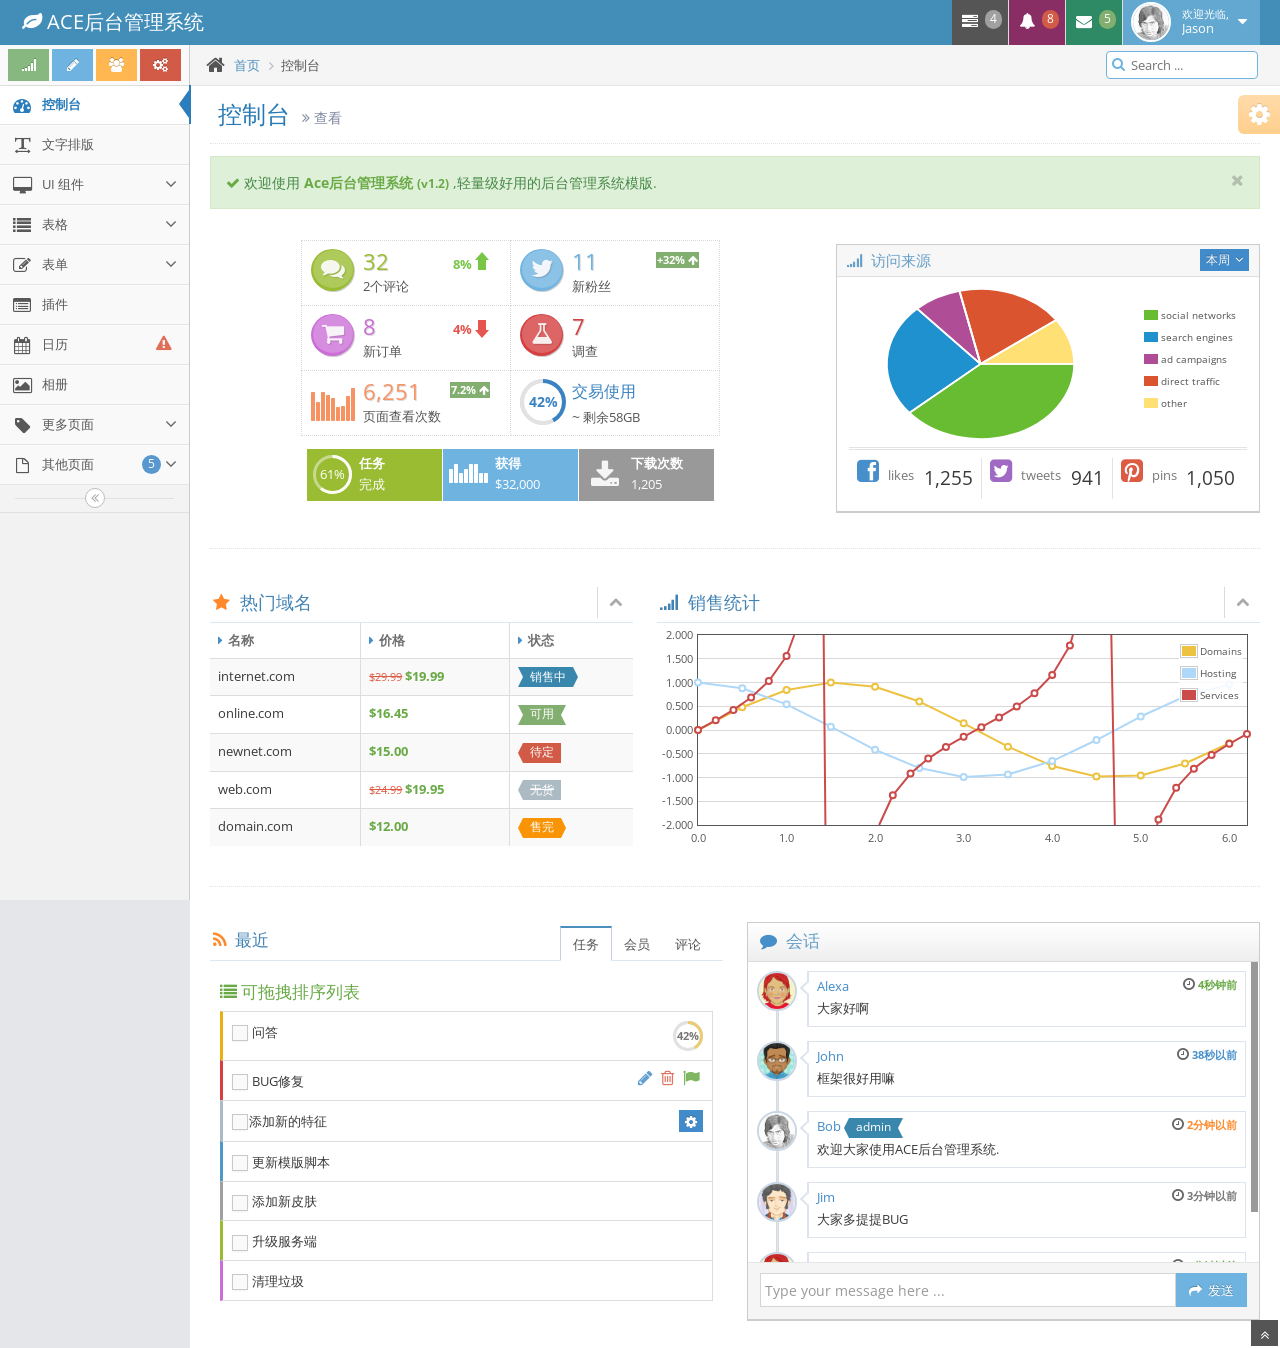
<file: ace/index.html>
﻿<!DOCTYPE html>
<html lang="en">
	<head>
		<meta charset="utf-8" />
		<title>控制台 - Bootstrap后台管理系统模版Ace下载</title>
		<meta name="keywords" content="Bootstrap模版,Bootstrap模版下载,Bootstrap教程,Bootstrap中文" />
		<meta name="description" content="站长素材提供Bootstrap模版,Bootstrap教程,Bootstrap中文翻译等相关Bootstrap插件下载" />
		<meta name="viewport" content="width=device-width, initial-scale=1.0" />
		<!-- basic styles -->
		<link href="assets/css/bootstrap.min.css" rel="stylesheet" />
		<link rel="stylesheet" href="assets/css/font-awesome.min.css" />

		<!--[if IE 7]>
		  <link rel="stylesheet" href="assets/css/font-awesome-ie7.min.css" />
		<![endif]-->

		<!-- page specific plugin styles -->

		<!-- fonts -->

		<link rel="stylesheet" href="http://fonts.googleapis.com/css?family=Open+Sans:400,300" />

		<!-- ace styles -->

		<link rel="stylesheet" href="assets/css/ace.min.css" />
		<link rel="stylesheet" href="assets/css/ace-rtl.min.css" />
		<link rel="stylesheet" href="assets/css/ace-skins.min.css" />

		<!--[if lte IE 8]>
		  <link rel="stylesheet" href="assets/css/ace-ie.min.css" />
		<![endif]-->

		<!-- inline styles related to this page -->

		<!-- ace settings handler -->

		<script src="assets/js/ace-extra.min.js"></script>

		<!-- HTML5 shim and Respond.js IE8 support of HTML5 elements and media queries -->

		<!--[if lt IE 9]>
		<script src="assets/js/html5shiv.js"></script>
		<script src="assets/js/respond.min.js"></script>
		<![endif]-->
	</head>

	<body>
		<div class="navbar navbar-default" id="navbar">
			<script type="text/javascript">
				try{ace.settings.check('navbar' , 'fixed')}catch(e){}
			</script>

			<div class="navbar-container" id="navbar-container">
				<div class="navbar-header pull-left">
					<a href="#" class="navbar-brand">
						<small>
							<i class="icon-leaf"></i>
							ACE后台管理系统
						</small>
					</a><!-- /.brand -->
				</div><!-- /.navbar-header -->

				<div class="navbar-header pull-right" role="navigation">
					<ul class="nav ace-nav">
						<li class="grey">
							<a data-toggle="dropdown" class="dropdown-toggle" href="#">
								<i class="icon-tasks"></i>
								<span class="badge badge-grey">4</span>
							</a>

							<ul class="pull-right dropdown-navbar dropdown-menu dropdown-caret dropdown-close">
								<li class="dropdown-header">
									<i class="icon-ok"></i>
									还有4个任务完成
								</li>

								<li>
									<a href="#">
										<div class="clearfix">
											<span class="pull-left">软件更新</span>
											<span class="pull-right">65%</span>
										</div>

										<div class="progress progress-mini ">
											<div style="width:65%" class="progress-bar "></div>
										</div>
									</a>
								</li>

								<li>
									<a href="#">
										<div class="clearfix">
											<span class="pull-left">硬件更新</span>
											<span class="pull-right">35%</span>
										</div>

										<div class="progress progress-mini ">
											<div style="width:35%" class="progress-bar progress-bar-danger"></div>
										</div>
									</a>
								</li>

								<li>
									<a href="#">
										<div class="clearfix">
											<span class="pull-left">单元测试</span>
											<span class="pull-right">15%</span>
										</div>

										<div class="progress progress-mini ">
											<div style="width:15%" class="progress-bar progress-bar-warning"></div>
										</div>
									</a>
								</li>

								<li>
									<a href="#">
										<div class="clearfix">
											<span class="pull-left">错误修复</span>
											<span class="pull-right">90%</span>
										</div>

										<div class="progress progress-mini progress-striped active">
											<div style="width:90%" class="progress-bar progress-bar-success"></div>
										</div>
									</a>
								</li>

								<li>
									<a href="#">
										查看任务详情
										<i class="icon-arrow-right"></i>
									</a>
								</li>
							</ul>
						</li>

						<li class="purple">
							<a data-toggle="dropdown" class="dropdown-toggle" href="#">
								<i class="icon-bell-alt icon-animated-bell"></i>
								<span class="badge badge-important">8</span>
							</a>

							<ul class="pull-right dropdown-navbar navbar-pink dropdown-menu dropdown-caret dropdown-close">
								<li class="dropdown-header">
									<i class="icon-warning-sign"></i>
									8条通知
								</li>

								<li>
									<a href="#">
										<div class="clearfix">
											<span class="pull-left">
												<i class="btn btn-xs no-hover btn-pink icon-comment"></i>
												新闻评论
											</span>
											<span class="pull-right badge badge-info">+12</span>
										</div>
									</a>
								</li>

								<li>
									<a href="#">
										<i class="btn btn-xs btn-primary icon-user"></i>
										切换为编辑登录..
									</a>
								</li>

								<li>
									<a href="#">
										<div class="clearfix">
											<span class="pull-left">
												<i class="btn btn-xs no-hover btn-success icon-shopping-cart"></i>
												新订单
											</span>
											<span class="pull-right badge badge-success">+8</span>
										</div>
									</a>
								</li>

								<li>
									<a href="#">
										<div class="clearfix">
											<span class="pull-left">
												<i class="btn btn-xs no-hover btn-info icon-twitter"></i>
												粉丝
											</span>
											<span class="pull-right badge badge-info">+11</span>
										</div>
									</a>
								</li>

								<li>
									<a href="#">
										查看所有通知
										<i class="icon-arrow-right"></i>
									</a>
								</li>
							</ul>
						</li>

						<li class="green">
							<a data-toggle="dropdown" class="dropdown-toggle" href="#">
								<i class="icon-envelope icon-animated-vertical"></i>
								<span class="badge badge-success">5</span>
							</a>

							<ul class="pull-right dropdown-navbar dropdown-menu dropdown-caret dropdown-close">
								<li class="dropdown-header">
									<i class="icon-envelope-alt"></i>
									5条消息
								</li>

								<li>
									<a href="#">
										<img src="assets/avatars/avatar.png" class="msg-photo" alt="Alex's Avatar" />
										<span class="msg-body">
											<span class="msg-title">
												<span class="blue">Alex:</span>
												不知道写啥 ...
											</span>

											<span class="msg-time">
												<i class="icon-time"></i>
												<span>1分钟以前</span>
											</span>
										</span>
									</a>
								</li>

								<li>
									<a href="#">
										<img src="assets/avatars/avatar3.png" class="msg-photo" alt="Susan's Avatar" />
										<span class="msg-body">
											<span class="msg-title">
												<span class="blue">Susan:</span>
												不知道翻译...
											</span>

											<span class="msg-time">
												<i class="icon-time"></i>
												<span>20分钟以前</span>
											</span>
										</span>
									</a>
								</li>

								<li>
									<a href="#">
										<img src="assets/avatars/avatar4.png" class="msg-photo" alt="Bob's Avatar" />
										<span class="msg-body">
											<span class="msg-title">
												<span class="blue">Bob:</span>
												到底是不是英文 ...
											</span>

											<span class="msg-time">
												<i class="icon-time"></i>
												<span>下午3:15</span>
											</span>
										</span>
									</a>
								</li>

								<li>
									<a href="inbox.html">
										查看所有消息
										<i class="icon-arrow-right"></i>
									</a>
								</li>
							</ul>
						</li>

						<li class="light-blue">
							<a data-toggle="dropdown" href="#" class="dropdown-toggle">
								<img class="nav-user-photo" src="assets/avatars/user.jpg" alt="Jason's Photo" />
								<span class="user-info">
									<small>欢迎光临,</small>
									Jason
								</span>

								<i class="icon-caret-down"></i>
							</a>

							<ul class="user-menu pull-right dropdown-menu dropdown-yellow dropdown-caret dropdown-close">
								<li>
									<a href="#">
										<i class="icon-cog"></i>
										设置
									</a>
								</li>

								<li>
									<a href="#">
										<i class="icon-user"></i>
										个人资料
									</a>
								</li>

								<li class="divider"></li>

								<li>
									<a href="#">
										<i class="icon-off"></i>
										退出
									</a>
								</li>
							</ul>
						</li>
					</ul><!-- /.ace-nav -->
				</div><!-- /.navbar-header -->
			</div><!-- /.container -->
		</div>

		<div class="main-container" id="main-container">
			<script type="text/javascript">
				try{ace.settings.check('main-container' , 'fixed')}catch(e){}
			</script>

			<div class="main-container-inner">
				<a class="menu-toggler" id="menu-toggler" href="#">
					<span class="menu-text"></span>
				</a>

				<div class="sidebar" id="sidebar">
					<script type="text/javascript">
						try{ace.settings.check('sidebar' , 'fixed')}catch(e){}
					</script>

					<div class="sidebar-shortcuts" id="sidebar-shortcuts">
						<div class="sidebar-shortcuts-large" id="sidebar-shortcuts-large">
							<button class="btn btn-success">
								<i class="icon-signal"></i>
							</button>

							<button class="btn btn-info">
								<i class="icon-pencil"></i>
							</button>

							<button class="btn btn-warning">
								<i class="icon-group"></i>
							</button>

							<button class="btn btn-danger">
								<i class="icon-cogs"></i>
							</button>
						</div>

						<div class="sidebar-shortcuts-mini" id="sidebar-shortcuts-mini">
							<span class="btn btn-success"></span>

							<span class="btn btn-info"></span>

							<span class="btn btn-warning"></span>

							<span class="btn btn-danger"></span>
						</div>
					</div><!-- #sidebar-shortcuts -->

					<ul class="nav nav-list">
						<li class="active">
							<a href="index.html">
								<i class="icon-dashboard"></i>
								<span class="menu-text"> 控制台 </span>
							</a>
						</li>

						<li>
							<a href="typography.html">
								<i class="icon-text-width"></i>
								<span class="menu-text"> 文字排版 </span>
							</a>
						</li>

						<li>
							<a href="#" class="dropdown-toggle">
								<i class="icon-desktop"></i>
								<span class="menu-text"> UI 组件 </span>

								<b class="arrow icon-angle-down"></b>
							</a>

							<ul class="submenu">
								<li>
									<a href="elements.html">
										<i class="icon-double-angle-right"></i>
										组件
									</a>
								</li>

								<li>
									<a href="buttons.html">
										<i class="icon-double-angle-right"></i>
										按钮 &amp; 图表
									</a>
								</li>

								<li>
									<a href="treeview.html">
										<i class="icon-double-angle-right"></i>
										树菜单
									</a>
								</li>

								<li>
									<a href="jquery-ui.html">
										<i class="icon-double-angle-right"></i>
										jQuery UI
									</a>
								</li>

								<li>
									<a href="nestable-list.html">
										<i class="icon-double-angle-right"></i>
										可拖拽列表
									</a>
								</li>

								<li>
									<a href="#" class="dropdown-toggle">
										<i class="icon-double-angle-right"></i>

										三级菜单
										<b class="arrow icon-angle-down"></b>
									</a>

									<ul class="submenu">
										<li>
											<a href="#">
												<i class="icon-leaf"></i>
												第一级
											</a>
										</li>

										<li>
											<a href="#" class="dropdown-toggle">
												<i class="icon-pencil"></i>

												第四级
												<b class="arrow icon-angle-down"></b>
											</a>

											<ul class="submenu">
												<li>
													<a href="#">
														<i class="icon-plus"></i>
														添加产品
													</a>
												</li>

												<li>
													<a href="#">
														<i class="icon-eye-open"></i>
														查看商品
													</a>
												</li>
											</ul>
										</li>
									</ul>
								</li>
							</ul>
						</li>

						<li>
							<a href="#" class="dropdown-toggle">
								<i class="icon-list"></i>
								<span class="menu-text"> 表格 </span>

								<b class="arrow icon-angle-down"></b>
							</a>

							<ul class="submenu">
								<li>
									<a href="tables.html">
										<i class="icon-double-angle-right"></i>
										简单 &amp; 动态
									</a>
								</li>

								<li>
									<a href="jqgrid.html">
										<i class="icon-double-angle-right"></i>
										jqGrid plugin
									</a>
								</li>
							</ul>
						</li>

						<li>
							<a href="#" class="dropdown-toggle">
								<i class="icon-edit"></i>
								<span class="menu-text"> 表单 </span>

								<b class="arrow icon-angle-down"></b>
							</a>

							<ul class="submenu">
								<li>
									<a href="form-elements.html">
										<i class="icon-double-angle-right"></i>
										表单组件
									</a>
								</li>

								<li>
									<a href="form-wizard.html">
										<i class="icon-double-angle-right"></i>
										向导提示 &amp; 验证
									</a>
								</li>

								<li>
									<a href="wysiwyg.html">
										<i class="icon-double-angle-right"></i>
										编辑器
									</a>
								</li>

								<li>
									<a href="dropzone.html">
										<i class="icon-double-angle-right"></i>
										文件上传
									</a>
								</li>
							</ul>
						</li>

						<li>
							<a href="widgets.html">
								<i class="icon-list-alt"></i>
								<span class="menu-text"> 插件 </span>
							</a>
						</li>

						<li>
							<a href="calendar.html">
								<i class="icon-calendar"></i>

								<span class="menu-text">
									日历
									<span class="badge badge-transparent tooltip-error" title="2&nbsp;Important&nbsp;Events">
										<i class="icon-warning-sign red bigger-130"></i>
									</span>
								</span>
							</a>
						</li>

						<li>
							<a href="gallery.html">
								<i class="icon-picture"></i>
								<span class="menu-text"> 相册 </span>
							</a>
						</li>

						<li>
							<a href="#" class="dropdown-toggle">
								<i class="icon-tag"></i>
								<span class="menu-text"> 更多页面 </span>

								<b class="arrow icon-angle-down"></b>
							</a>

							<ul class="submenu">
								<li>
									<a href="profile.html">
										<i class="icon-double-angle-right"></i>
										用户信息
									</a>
								</li>

								<li>
									<a href="inbox.html">
										<i class="icon-double-angle-right"></i>
										收件箱
									</a>
								</li>

								<li>
									<a href="pricing.html">
										<i class="icon-double-angle-right"></i>
										售价单
									</a>
								</li>

								<li>
									<a href="invoice.html">
										<i class="icon-double-angle-right"></i>
										购物车
									</a>
								</li>

								<li>
									<a href="timeline.html">
										<i class="icon-double-angle-right"></i>
										时间轴
									</a>
								</li>

								<li>
									<a href="login.html">
										<i class="icon-double-angle-right"></i>
										登录 &amp; 注册
									</a>
								</li>
							</ul>
						</li>

						<li>
							<a href="#" class="dropdown-toggle">
								<i class="icon-file-alt"></i>

								<span class="menu-text">
									其他页面
									<span class="badge badge-primary ">5</span>
								</span>

								<b class="arrow icon-angle-down"></b>
							</a>

							<ul class="submenu">
								<li>
									<a href="faq.html">
										<i class="icon-double-angle-right"></i>
										帮助
									</a>
								</li>

								<li>
									<a href="error-404.html">
										<i class="icon-double-angle-right"></i>
										404错误页面
									</a>
								</li>

								<li>
									<a href="error-500.html">
										<i class="icon-double-angle-right"></i>
										500错误页面
									</a>
								</li>

								<li>
									<a href="grid.html">
										<i class="icon-double-angle-right"></i>
										网格
									</a>
								</li>

								<li>
									<a href="blank.html">
										<i class="icon-double-angle-right"></i>
										空白页面
									</a>
								</li>
							</ul>
						</li>
					</ul><!-- /.nav-list -->

					<div class="sidebar-collapse" id="sidebar-collapse">
						<i class="icon-double-angle-left" data-icon1="icon-double-angle-left" data-icon2="icon-double-angle-right"></i>
					</div>

					<script type="text/javascript">
						try{ace.settings.check('sidebar' , 'collapsed')}catch(e){}
					</script>
				</div>

				<div class="main-content">
					<div class="breadcrumbs" id="breadcrumbs">
						<script type="text/javascript">
							try{ace.settings.check('breadcrumbs' , 'fixed')}catch(e){}
						</script>

						<ul class="breadcrumb">
							<li>
								<i class="icon-home home-icon"></i>
								<a href="#">首页</a>
							</li>
							<li class="active">控制台</li>
						</ul><!-- .breadcrumb -->

						<div class="nav-search" id="nav-search">
							<form class="form-search">
								<span class="input-icon">
									<input type="text" placeholder="Search ..." class="nav-search-input" id="nav-search-input" autocomplete="off" />
									<i class="icon-search nav-search-icon"></i>
								</span>
							</form>
						</div><!-- #nav-search -->
					</div>

					<div class="page-content">
						<div class="page-header">
							<h1>
								控制台
								<small>
									<i class="icon-double-angle-right"></i>
									 查看
								</small>
							</h1>
						</div><!-- /.page-header -->

						<div class="row">
							<div class="col-xs-12">
								<!-- PAGE CONTENT BEGINS -->

								<div class="alert alert-block alert-success">
									<button type="button" class="close" data-dismiss="alert">
										<i class="icon-remove"></i>
									</button>

									<i class="icon-ok green"></i>

									欢迎使用
									<strong class="green">
										Ace后台管理系统
										<small>(v1.2)</small>
									</strong>
									,轻量级好用的后台管理系统模版.	
								</div>

								<div class="row">
									<div class="space-6"></div>

									<div class="col-sm-7 infobox-container">
										<div class="infobox infobox-green  ">
											<div class="infobox-icon">
												<i class="icon-comments"></i>
											</div>

											<div class="infobox-data">
												<span class="infobox-data-number">32</span>
												<div class="infobox-content">2个评论</div>
											</div>
											<div class="stat stat-success">8%</div>
										</div>

										<div class="infobox infobox-blue  ">
											<div class="infobox-icon">
												<i class="icon-twitter"></i>
											</div>

											<div class="infobox-data">
												<span class="infobox-data-number">11</span>
												<div class="infobox-content">新粉丝</div>
											</div>

											<div class="badge badge-success">
												+32%
												<i class="icon-arrow-up"></i>
											</div>
										</div>

										<div class="infobox infobox-pink  ">
											<div class="infobox-icon">
												<i class="icon-shopping-cart"></i>
											</div>

											<div class="infobox-data">
												<span class="infobox-data-number">8</span>
												<div class="infobox-content">新订单</div>
											</div>
											<div class="stat stat-important">4%</div>
										</div>

										<div class="infobox infobox-red  ">
											<div class="infobox-icon">
												<i class="icon-beaker"></i>
											</div>

											<div class="infobox-data">
												<span class="infobox-data-number">7</span>
												<div class="infobox-content">调查</div>
											</div>
										</div>

										<div class="infobox infobox-orange2  ">
											<div class="infobox-chart">
												<span class="sparkline" data-values="196,128,202,177,154,94,100,170,224"></span>
											</div>

											<div class="infobox-data">
												<span class="infobox-data-number">6,251</span>
												<div class="infobox-content">页面查看次数</div>
											</div>

											<div class="badge badge-success">
												7.2%
												<i class="icon-arrow-up"></i>
											</div>
										</div>

										<div class="infobox infobox-blue2  ">
											<div class="infobox-progress">
												<div class="easy-pie-chart percentage" data-percent="42" data-size="46">
													<span class="percent">42</span>%
												</div>
											</div>

											<div class="infobox-data">
												<span class="infobox-text">交易使用</span>

												<div class="infobox-content">
													<span class="bigger-110">~</span>
													剩余58GB
												</div>
											</div>
										</div>

										<div class="space-6"></div>

										<div class="infobox infobox-green infobox-small infobox-dark">
											<div class="infobox-progress">
												<div class="easy-pie-chart percentage" data-percent="61" data-size="39">
													<span class="percent">61</span>%
												</div>
											</div>

											<div class="infobox-data">
												<div class="infobox-content">任务</div>
												<div class="infobox-content">完成</div>
											</div>
										</div>

										<div class="infobox infobox-blue infobox-small infobox-dark">
											<div class="infobox-chart">
												<span class="sparkline" data-values="3,4,2,3,4,4,2,2"></span>
											</div>

											<div class="infobox-data">
												<div class="infobox-content">获得</div>
												<div class="infobox-content">$32,000</div>
											</div>
										</div>

										<div class="infobox infobox-grey infobox-small infobox-dark">
											<div class="infobox-icon">
												<i class="icon-download-alt"></i>
											</div>

											<div class="infobox-data">
												<div class="infobox-content">下载次数</div>
												<div class="infobox-content">1,205</div>
											</div>
										</div>
									</div>

									<div class="vspace-sm"></div>

									<div class="col-sm-5">
										<div class="widget-box">
											<div class="widget-header widget-header-flat widget-header-small">
												<h5>
													<i class="icon-signal"></i>
													访问来源
												</h5>

												<div class="widget-toolbar no-border">
													<button class="btn btn-minier btn-primary dropdown-toggle" data-toggle="dropdown">
														本周
														<i class="icon-angle-down icon-on-right bigger-110"></i>
													</button>

													<ul class="dropdown-menu pull-right dropdown-125 dropdown-lighter dropdown-caret">
														<li class="active">
															<a href="#" class="blue">
																<i class="icon-caret-right bigger-110">&nbsp;</i>
																本周
															</a>
														</li>

														<li>
															<a href="#">
																<i class="icon-caret-right bigger-110 invisible">&nbsp;</i>
																上周
															</a>
														</li>

														<li>
															<a href="#">
																<i class="icon-caret-right bigger-110 invisible">&nbsp;</i>
																本月
															</a>
														</li>

														<li>
															<a href="#">
																<i class="icon-caret-right bigger-110 invisible">&nbsp;</i>
																上月
															</a>
														</li>
													</ul>
												</div>
											</div>

											<div class="widget-body">
												<div class="widget-main">
													<div id="piechart-placeholder"></div>

													<div class="hr hr8 hr-double"></div>

													<div class="clearfix">
														<div class="grid3">
															<span class="grey">
																<i class="icon-facebook-sign icon-2x blue"></i>
																&nbsp; likes
															</span>
															<h4 class="bigger pull-right">1,255</h4>
														</div>

														<div class="grid3">
															<span class="grey">
																<i class="icon-twitter-sign icon-2x purple"></i>
																&nbsp; tweets
															</span>
															<h4 class="bigger pull-right">941</h4>
														</div>

														<div class="grid3">
															<span class="grey">
																<i class="icon-pinterest-sign icon-2x red"></i>
																&nbsp; pins
															</span>
															<h4 class="bigger pull-right">1,050</h4>
														</div>
													</div>
												</div><!-- /widget-main -->
											</div><!-- /widget-body -->
										</div><!-- /widget-box -->
									</div><!-- /span -->
								</div><!-- /row -->

								<div class="hr hr32 hr-dotted"></div>

								<div class="row">
									<div class="col-sm-5">
										<div class="widget-box transparent">
											<div class="widget-header widget-header-flat">
												<h4 class="lighter">
													<i class="icon-star orange"></i>
													热门域名
												</h4>

												<div class="widget-toolbar">
													<a href="#" data-action="collapse">
														<i class="icon-chevron-up"></i>
													</a>
												</div>
											</div>

											<div class="widget-body">
												<div class="widget-main no-padding">
													<table class="table table-bordered table-striped">
														<thead class="thin-border-bottom">
															<tr>
																<th>
																	<i class="icon-caret-right blue"></i>
																	名称
																</th>

																<th>
																	<i class="icon-caret-right blue"></i>
																	价格
																</th>

																<th class="hidden-480">
																	<i class="icon-caret-right blue"></i>
																	状态
																</th>
															</tr>
														</thead>

														<tbody>
															<tr>
																<td>internet.com</td>

																<td>
																	<small>
																		<s class="red">$29.99</s>
																	</small>
																	<b class="green">$19.99</b>
																</td>

																<td class="hidden-480">
																	<span class="label label-info arrowed-right arrowed-in">销售中</span>
																</td>
															</tr>

															<tr>
																<td>online.com</td>

																<td>
																	<small>
																		<s class="red"></s>
																	</small>
																	<b class="green">$16.45</b>
																</td>

																<td class="hidden-480">
																	<span class="label label-success arrowed-in arrowed-in-right">可用</span>
																</td>
															</tr>

															<tr>
																<td>newnet.com</td>

																<td>
																	<small>
																		<s class="red"></s>
																	</small>
																	<b class="green">$15.00</b>
																</td>

																<td class="hidden-480">
																	<span class="label label-danger arrowed">待定</span>
																</td>
															</tr>

															<tr>
																<td>web.com</td>

																<td>
																	<small>
																		<s class="red">$24.99</s>
																	</small>
																	<b class="green">$19.95</b>
																</td>

																<td class="hidden-480">
																	<span class="label arrowed">
																		<s>无货</s>
																	</span>
																</td>
															</tr>

															<tr>
																<td>domain.com</td>

																<td>
																	<small>
																		<s class="red"></s>
																	</small>
																	<b class="green">$12.00</b>
																</td>

																<td class="hidden-480">
																	<span class="label label-warning arrowed arrowed-right">售完</span>
																</td>
															</tr>
														</tbody>
													</table>
												</div><!-- /widget-main -->
											</div><!-- /widget-body -->
										</div><!-- /widget-box -->
									</div>

									<div class="col-sm-7">
										<div class="widget-box transparent">
											<div class="widget-header widget-header-flat">
												<h4 class="lighter">
													<i class="icon-signal"></i>
													销售统计
												</h4>

												<div class="widget-toolbar">
													<a href="#" data-action="collapse">
														<i class="icon-chevron-up"></i>
													</a>
												</div>
											</div>

											<div class="widget-body">
												<div class="widget-main padding-4">
													<div id="sales-charts"></div>
												</div><!-- /widget-main -->
											</div><!-- /widget-body -->
										</div><!-- /widget-box -->
									</div>
								</div>

								<div class="hr hr32 hr-dotted"></div>

								<div class="row">
									<div class="col-sm-6">
										<div class="widget-box transparent" id="recent-box">
											<div class="widget-header">
												<h4 class="lighter smaller">
													<i class="icon-rss orange"></i>
													最近
												</h4>

												<div class="widget-toolbar no-border">
													<ul class="nav nav-tabs" id="recent-tab">
														<li class="active">
															<a data-toggle="tab" href="#task-tab">任务</a>
														</li>

														<li>
															<a data-toggle="tab" href="#member-tab">会员</a>
														</li>

														<li>
															<a data-toggle="tab" href="#comment-tab">评论</a>
														</li>
													</ul>
												</div>
											</div>

											<div class="widget-body">
												<div class="widget-main padding-4">
													<div class="tab-content padding-8 overflow-visible">
														<div id="task-tab" class="tab-pane active">
															<h4 class="smaller lighter green">
																<i class="icon-list"></i>
																可拖拽排序列表
															</h4>

															<ul id="tasks" class="item-list">
																<li class="item-orange clearfix">
																	<label class="inline">
																		<input type="checkbox" class="ace" />
																		<span class="lbl"> 问答</span>
																	</label>

																	<div class="pull-right easy-pie-chart percentage" data-size="30" data-color="#ECCB71" data-percent="42">
																		<span class="percent">42</span>%
																	</div>
																</li>

																<li class="item-red clearfix">
																	<label class="inline">
																		<input type="checkbox" class="ace" />
																		<span class="lbl"> BUG修复</span>
																	</label>

																	<div class="pull-right action-buttons">
																		<a href="#" class="blue">
																			<i class="icon-pencil bigger-130"></i>
																		</a>

																		<span class="vbar"></span>

																		<a href="#" class="red">
																			<i class="icon-trash bigger-130"></i>
																		</a>

																		<span class="vbar"></span>

																		<a href="#" class="green">
																			<i class="icon-flag bigger-130"></i>
																		</a>
																	</div>
																</li>

																<li class="item-default clearfix">
																	<label class="inline">
																		<input type="checkbox" class="ace" />
																		<span class="lbl">添加新的特征</span>
																	</label>

																	<div class="inline pull-right position-relative dropdown-hover">
																		<button class="btn btn-minier bigger btn-primary">
																			<i class="icon-cog icon-only bigger-120"></i>
																		</button>

																		<ul class="dropdown-menu dropdown-only-icon dropdown-yellow dropdown-caret dropdown-close pull-right">
																			<li>
																				<a href="#" class="tooltip-success" data-rel="tooltip" title="Mark&nbsp;as&nbsp;done">
																					<span class="green">
																						<i class="icon-ok bigger-110"></i>
																					</span>
																				</a>
																			</li>

																			<li>
																				<a href="#" class="tooltip-error" data-rel="tooltip" title="Delete">
																					<span class="red">
																						<i class="icon-trash bigger-110"></i>
																					</span>
																				</a>
																			</li>
																		</ul>
																	</div>
																</li>

																<li class="item-blue clearfix">
																	<label class="inline">
																		<input type="checkbox" class="ace" />
																		<span class="lbl"> 更新模版脚本</span>
																	</label>
																</li>

																<li class="item-grey clearfix">
																	<label class="inline">
																		<input type="checkbox" class="ace" />
																		<span class="lbl"> 添加新皮肤</span>
																	</label>
																</li>

																<li class="item-green clearfix">
																	<label class="inline">
																		<input type="checkbox" class="ace" />
																		<span class="lbl"> 升级服务端</span>
																	</label>
																</li>

																<li class="item-pink clearfix">
																	<label class="inline">
																		<input type="checkbox" class="ace" />
																		<span class="lbl"> 清理垃圾</span>
																	</label>
																</li>
															</ul>
														</div>

														<div id="member-tab" class="tab-pane">
															<div class="clearfix">
																<div class="itemdiv memberdiv">
																	<div class="user">
																		<img alt="Bob Doe's avatar" src="assets/avatars/user.jpg" />
																	</div>

																	<div class="body">
																		<div class="name">
																			<a href="#">Bob Doe</a>
																		</div>

																		<div class="time">
																			<i class="icon-time"></i>
																			<span class="green">20 min</span>
																		</div>

																		<div>
																			<span class="label label-warning label-sm">pending</span>

																			<div class="inline position-relative">
																				<button class="btn btn-minier bigger btn-yellow btn-no-border dropdown-toggle" data-toggle="dropdown">
																					<i class="icon-angle-down icon-only bigger-120"></i>
																				</button>

																				<ul class="dropdown-menu dropdown-only-icon dropdown-yellow pull-right dropdown-caret dropdown-close">
																					<li>
																						<a href="#" class="tooltip-success" data-rel="tooltip" title="Approve">
																							<span class="green">
																								<i class="icon-ok bigger-110"></i>
																							</span>
																						</a>
																					</li>

																					<li>
																						<a href="#" class="tooltip-warning" data-rel="tooltip" title="Reject">
																							<span class="orange">
																								<i class="icon-remove bigger-110"></i>
																							</span>
																						</a>
																					</li>

																					<li>
																						<a href="#" class="tooltip-error" data-rel="tooltip" title="Delete">
																							<span class="red">
																								<i class="icon-trash bigger-110"></i>
																							</span>
																						</a>
																					</li>
																				</ul>
																			</div>
																		</div>
																	</div>
																</div>

																<div class="itemdiv memberdiv">
																	<div class="user">
																		<img alt="Joe Doe's avatar" src="assets/avatars/avatar2.png" />
																	</div>

																	<div class="body">
																		<div class="name">
																			<a href="#">Joe Doe</a>
																		</div>

																		<div class="time">
																			<i class="icon-time"></i>
																			<span class="green">1 hour</span>
																		</div>

																		<div>
																			<span class="label label-warning label-sm">pending</span>

																			<div class="inline position-relative">
																				<button class="btn btn-minier bigger btn-yellow btn-no-border dropdown-toggle" data-toggle="dropdown">
																					<i class="icon-angle-down icon-only bigger-120"></i>
																				</button>

																				<ul class="dropdown-menu dropdown-only-icon dropdown-yellow pull-right dropdown-caret dropdown-close">
																					<li>
																						<a href="#" class="tooltip-success" data-rel="tooltip" title="Approve">
																							<span class="green">
																								<i class="icon-ok bigger-110"></i>
																							</span>
																						</a>
																					</li>

																					<li>
																						<a href="#" class="tooltip-warning" data-rel="tooltip" title="Reject">
																							<span class="orange">
																								<i class="icon-remove bigger-110"></i>
																							</span>
																						</a>
																					</li>

																					<li>
																						<a href="#" class="tooltip-error" data-rel="tooltip" title="Delete">
																							<span class="red">
																								<i class="icon-trash bigger-110"></i>
																							</span>
																						</a>
																					</li>
																				</ul>
																			</div>
																		</div>
																	</div>
																</div>

																<div class="itemdiv memberdiv">
																	<div class="user">
																		<img alt="Jim Doe's avatar" src="assets/avatars/avatar.png" />
																	</div>

																	<div class="body">
																		<div class="name">
																			<a href="#">Jim Doe</a>
																		</div>

																		<div class="time">
																			<i class="icon-time"></i>
																			<span class="green">2 hour</span>
																		</div>

																		<div>
																			<span class="label label-warning label-sm">pending</span>

																			<div class="inline position-relative">
																				<button class="btn btn-minier bigger btn-yellow btn-no-border dropdown-toggle" data-toggle="dropdown">
																					<i class="icon-angle-down icon-only bigger-120"></i>
																				</button>

																				<ul class="dropdown-menu dropdown-only-icon dropdown-yellow pull-right dropdown-caret dropdown-close">
																					<li>
																						<a href="#" class="tooltip-success" data-rel="tooltip" title="Approve">
																							<span class="green">
																								<i class="icon-ok bigger-110"></i>
																							</span>
																						</a>
																					</li>

																					<li>
																						<a href="#" class="tooltip-warning" data-rel="tooltip" title="Reject">
																							<span class="orange">
																								<i class="icon-remove bigger-110"></i>
																							</span>
																						</a>
																					</li>

																					<li>
																						<a href="#" class="tooltip-error" data-rel="tooltip" title="Delete">
																							<span class="red">
																								<i class="icon-trash bigger-110"></i>
																							</span>
																						</a>
																					</li>
																				</ul>
																			</div>
																		</div>
																	</div>
																</div>

																<div class="itemdiv memberdiv">
																	<div class="user">
																		<img alt="Alex Doe's avatar" src="assets/avatars/avatar5.png" />
																	</div>

																	<div class="body">
																		<div class="name">
																			<a href="#">Alex Doe</a>
																		</div>

																		<div class="time">
																			<i class="icon-time"></i>
																			<span class="green">3 hour</span>
																		</div>

																		<div>
																			<span class="label label-danger label-sm">blocked</span>
																		</div>
																	</div>
																</div>

																<div class="itemdiv memberdiv">
																	<div class="user">
																		<img alt="Bob Doe's avatar" src="assets/avatars/avatar2.png" />
																	</div>

																	<div class="body">
																		<div class="name">
																			<a href="#">Bob Doe</a>
																		</div>

																		<div class="time">
																			<i class="icon-time"></i>
																			<span class="green">6 hour</span>
																		</div>

																		<div>
																			<span class="label label-success label-sm arrowed-in">approved</span>
																		</div>
																	</div>
																</div>

																<div class="itemdiv memberdiv">
																	<div class="user">
																		<img alt="Susan's avatar" src="assets/avatars/avatar3.png" />
																	</div>

																	<div class="body">
																		<div class="name">
																			<a href="#">Susan</a>
																		</div>

																		<div class="time">
																			<i class="icon-time"></i>
																			<span class="green">yesterday</span>
																		</div>

																		<div>
																			<span class="label label-success label-sm arrowed-in">approved</span>
																		</div>
																	</div>
																</div>

																<div class="itemdiv memberdiv">
																	<div class="user">
																		<img alt="Phil Doe's avatar" src="assets/avatars/avatar4.png" />
																	</div>

																	<div class="body">
																		<div class="name">
																			<a href="#">Phil Doe</a>
																		</div>

																		<div class="time">
																			<i class="icon-time"></i>
																			<span class="green">2 days ago</span>
																		</div>

																		<div>
																			<span class="label label-info label-sm arrowed-in arrowed-in-right">online</span>
																		</div>
																	</div>
																</div>

																<div class="itemdiv memberdiv">
																	<div class="user">
																		<img alt="Alexa Doe's avatar" src="assets/avatars/avatar1.png" />
																	</div>

																	<div class="body">
																		<div class="name">
																			<a href="#">Alexa Doe</a>
																		</div>

																		<div class="time">
																			<i class="icon-time"></i>
																			<span class="green">3天以前</span>
																		</div>

																		<div>
																			<span class="label label-success label-sm arrowed-in">approved</span>
																		</div>
																	</div>
																</div>
															</div>

															<div class="center">
																<i class="icon-group icon-2x green"></i>

																&nbsp;
																<a href="#">
																	查看所有会员 &nbsp;
																	<i class="icon-arrow-right"></i>
																</a>
															</div>

															<div class="hr hr-double hr8"></div>
														</div><!-- member-tab -->

														<div id="comment-tab" class="tab-pane">
															<div class="comments">
																<div class="itemdiv commentdiv">
																	<div class="user">
																		<img alt="Bob Doe's Avatar" src="assets/avatars/avatar.png" />
																	</div>

																	<div class="body">
																		<div class="name">
																			<a href="#">Bob Doe</a>
																		</div>

																		<div class="time">
																			<i class="icon-time"></i>
																			<span class="green">6 min</span>
																		</div>

																		<div class="text">
																			<i class="icon-quote-left"></i>
																			Lorem ipsum dolor sit amet, consectetur adipiscing elit. Quisque commodo massa sed ipsum porttitor facilisis &hellip;
																		</div>
																	</div>

																	<div class="tools">
																		<div class="inline position-relative">
																			<button class="btn btn-minier bigger btn-yellow dropdown-toggle" data-toggle="dropdown">
																				<i class="icon-angle-down icon-only bigger-120"></i>
																			</button>

																			<ul class="dropdown-menu dropdown-only-icon dropdown-yellow pull-right dropdown-caret dropdown-close">
																				<li>
																					<a href="#" class="tooltip-success" data-rel="tooltip" title="Approve">
																						<span class="green">
																							<i class="icon-ok bigger-110"></i>
																						</span>
																					</a>
																				</li>

																				<li>
																					<a href="#" class="tooltip-warning" data-rel="tooltip" title="Reject">
																						<span class="orange">
																							<i class="icon-remove bigger-110"></i>
																						</span>
																					</a>
																				</li>

																				<li>
																					<a href="#" class="tooltip-error" data-rel="tooltip" title="Delete">
																						<span class="red">
																							<i class="icon-trash bigger-110"></i>
																						</span>
																					</a>
																				</li>
																			</ul>
																		</div>
																	</div>
																</div>

																<div class="itemdiv commentdiv">
																	<div class="user">
																		<img alt="Jennifer's Avatar" src="assets/avatars/avatar1.png" />
																	</div>

																	<div class="body">
																		<div class="name">
																			<a href="#">Jennifer</a>
																		</div>

																		<div class="time">
																			<i class="icon-time"></i>
																			<span class="blue">15 min</span>
																		</div>

																		<div class="text">
																			<i class="icon-quote-left"></i>
																			Lorem ipsum dolor sit amet, consectetur adipiscing elit. Quisque commodo massa sed ipsum porttitor facilisis &hellip;
																		</div>
																	</div>

																	<div class="tools">
																		<div class="action-buttons bigger-125">
																			<a href="#">
																				<i class="icon-pencil blue"></i>
																			</a>

																			<a href="#">
																				<i class="icon-trash red"></i>
																			</a>
																		</div>
																	</div>
																</div>

																<div class="itemdiv commentdiv">
																	<div class="user">
																		<img alt="Joe's Avatar" src="assets/avatars/avatar2.png" />
																	</div>

																	<div class="body">
																		<div class="name">
																			<a href="#">Joe</a>
																		</div>

																		<div class="time">
																			<i class="icon-time"></i>
																			<span class="orange">22 min</span>
																		</div>

																		<div class="text">
																			<i class="icon-quote-left"></i>
																			Lorem ipsum dolor sit amet, consectetur adipiscing elit. Quisque commodo massa sed ipsum porttitor facilisis &hellip;
																		</div>
																	</div>

																	<div class="tools">
																		<div class="action-buttons bigger-125">
																			<a href="#">
																				<i class="icon-pencil blue"></i>
																			</a>

																			<a href="#">
																				<i class="icon-trash red"></i>
																			</a>
																		</div>
																	</div>
																</div>

																<div class="itemdiv commentdiv">
																	<div class="user">
																		<img alt="Rita's Avatar" src="assets/avatars/avatar3.png" />
																	</div>

																	<div class="body">
																		<div class="name">
																			<a href="#">Rita</a>
																		</div>

																		<div class="time">
																			<i class="icon-time"></i>
																			<span class="red">50 min</span>
																		</div>

																		<div class="text">
																			<i class="icon-quote-left"></i>
																			Lorem ipsum dolor sit amet, consectetur adipiscing elit. Quisque commodo massa sed ipsum porttitor facilisis &hellip;
																		</div>
																	</div>

																	<div class="tools">
																		<div class="action-buttons bigger-125">
																			<a href="#">
																				<i class="icon-pencil blue"></i>
																			</a>

																			<a href="#">
																				<i class="icon-trash red"></i>
																			</a>
																		</div>
																	</div>
																</div>
															</div>

															<div class="hr hr8"></div>

															<div class="center">
																<i class="icon-comments-alt icon-2x green"></i>

																&nbsp;
																<a href="#">
																	See all comments &nbsp;
																	<i class="icon-arrow-right"></i>
																</a>
															</div>

															<div class="hr hr-double hr8"></div>
														</div>
													</div>
												</div><!-- /widget-main -->
											</div><!-- /widget-body -->
										</div><!-- /widget-box -->
									</div><!-- /span -->

									<div class="col-sm-6">
										<div class="widget-box ">
											<div class="widget-header">
												<h4 class="lighter smaller">
													<i class="icon-comment blue"></i>
													会话
												</h4>
											</div>

											<div class="widget-body">
												<div class="widget-main no-padding">
													<div class="dialogs">
														<div class="itemdiv dialogdiv">
															<div class="user">
																<img alt="Alexa's Avatar" src="assets/avatars/avatar1.png" />
															</div>

															<div class="body">
																<div class="time">
																	<i class="icon-time"></i>
																	<span class="green">4秒钟前</span>
																</div>

																<div class="name">
																	<a href="#">Alexa</a>
																</div>
																<div class="text">大家好啊</div>

																<div class="tools">
																	<a href="#" class="btn btn-minier btn-info">
																		<i class="icon-only icon-share-alt"></i>
																	</a>
																</div>
															</div>
														</div>

														<div class="itemdiv dialogdiv">
															<div class="user">
																<img alt="John's Avatar" src="assets/avatars/avatar.png" />
															</div>

															<div class="body">
																<div class="time">
																	<i class="icon-time"></i>
																	<span class="blue">38秒以前</span>
																</div>

																<div class="name">
																	<a href="#">John</a>
																</div>
																<div class="text">框架很好用嘛</div>

																<div class="tools">
																	<a href="#" class="btn btn-minier btn-info">
																		<i class="icon-only icon-share-alt"></i>
																	</a>
																</div>
															</div>
														</div>

														<div class="itemdiv dialogdiv">
															<div class="user">
																<img alt="Bob's Avatar" src="assets/avatars/user.jpg" />
															</div>

															<div class="body">
																<div class="time">
																	<i class="icon-time"></i>
																	<span class="orange">2分钟以前</span>
																</div>

																<div class="name">
																	<a href="#">Bob</a>
																	<span class="label label-info arrowed arrowed-in-right">admin</span>
																</div>
																<div class="text">欢迎大家使用ACE后台管理系统.</div>

																<div class="tools">
																	<a href="#" class="btn btn-minier btn-info">
																		<i class="icon-only icon-share-alt"></i>
																	</a>
																</div>
															</div>
														</div>

														<div class="itemdiv dialogdiv">
															<div class="user">
																<img alt="Jim's Avatar" src="assets/avatars/avatar4.png" />
															</div>

															<div class="body">
																<div class="time">
																	<i class="icon-time"></i>
																	<span class="grey">3分钟以前</span>
																</div>

																<div class="name">
																	<a href="#">Jim</a>
																</div>
																<div class="text">大家多提提BUG</div>

																<div class="tools">
																	<a href="#" class="btn btn-minier btn-info">
																		<i class="icon-only icon-share-alt"></i>
																	</a>
																</div>
															</div>
														</div>

														<div class="itemdiv dialogdiv">
															<div class="user">
																<img alt="Alexa's Avatar" src="assets/avatars/avatar1.png" />
															</div>

															<div class="body">
																<div class="time">
																	<i class="icon-time"></i>
																	<span class="green">4分钟以前</span>
																</div>

																<div class="name">
																	<a href="#">Alexa</a>
																</div>
																<div class="text">继续支持ACE后台系统</div>

																<div class="tools">
																	<a href="#" class="btn btn-minier btn-info">
																		<i class="icon-only icon-share-alt"></i>
																	</a>
																</div>
															</div>
														</div>
													</div>

													<form>
														<div class="form-actions">
															<div class="input-group">
																<input placeholder="Type your message here ..." type="text" class="form-control" name="message" />
																<span class="input-group-btn">
																	<button class="btn btn-sm btn-info no-radius" type="button">
																		<i class="icon-share-alt"></i>
																		发送
																	</button>
																</span>
															</div>
														</div>
													</form>
												</div><!-- /widget-main -->
											</div><!-- /widget-body -->
										</div><!-- /widget-box -->
									</div><!-- /span -->
								</div><!-- /row -->

								<!-- PAGE CONTENT ENDS -->
							</div><!-- /.col -->
						</div><!-- /.row -->
					</div><!-- /.page-content -->
				</div><!-- /.main-content -->

				<div class="ace-settings-container" id="ace-settings-container">
					<div class="btn btn-app btn-xs btn-warning ace-settings-btn" id="ace-settings-btn">
						<i class="icon-cog bigger-150"></i>
					</div>

					<div class="ace-settings-box" id="ace-settings-box">
						<div>
							<div class="pull-left">
								<select id="skin-colorpicker" class="hide">
									<option data-skin="default" value="#438EB9">#438EB9</option>
									<option data-skin="skin-1" value="#222A2D">#222A2D</option>
									<option data-skin="skin-2" value="#C6487E">#C6487E</option>
									<option data-skin="skin-3" value="#D0D0D0">#D0D0D0</option>
								</select>
							</div>
							<span>&nbsp; 选择皮肤</span>
						</div>

						<div>
							<input type="checkbox" class="ace ace-checkbox-2" id="ace-settings-navbar" />
							<label class="lbl" for="ace-settings-navbar"> 固定导航条</label>
						</div>

						<div>
							<input type="checkbox" class="ace ace-checkbox-2" id="ace-settings-sidebar" />
							<label class="lbl" for="ace-settings-sidebar"> 固定滑动条</label>
						</div>

						<div>
							<input type="checkbox" class="ace ace-checkbox-2" id="ace-settings-breadcrumbs" />
							<label class="lbl" for="ace-settings-breadcrumbs">固定面包屑</label>
						</div>

						<div>
							<input type="checkbox" class="ace ace-checkbox-2" id="ace-settings-rtl" />
							<label class="lbl" for="ace-settings-rtl">切换到左边</label>
						</div>

						<div>
							<input type="checkbox" class="ace ace-checkbox-2" id="ace-settings-add-container" />
							<label class="lbl" for="ace-settings-add-container">
								切换窄屏
								<b></b>
							</label>
						</div>
					</div>
				</div><!-- /#ace-settings-container -->
			</div><!-- /.main-container-inner -->

			<a href="#" id="btn-scroll-up" class="btn-scroll-up btn btn-sm btn-inverse">
				<i class="icon-double-angle-up icon-only bigger-110"></i>
			</a>
		</div><!-- /.main-container -->

		<!-- basic scripts -->

		<!--[if !IE]> -->

		<script src="http://ajax.googleapis.com/ajax/libs/jquery/2.0.3/jquery.min.js"></script>

		<!-- <![endif]-->

		<!--[if IE]>
<script src="http://ajax.googleapis.com/ajax/libs/jquery/1.10.2/jquery.min.js"></script>
<![endif]-->

		<!--[if !IE]> -->

		<script type="text/javascript">
			window.jQuery || document.write("<script src='assets/js/jquery-2.0.3.min.js'>"+"<"+"script>");
		</script>

		<!-- <![endif]-->

		<!--[if IE]>
<script type="text/javascript">
 window.jQuery || document.write("<script src='assets/js/jquery-1.10.2.min.js'>"+"<"+"script>");
</script>
<![endif]-->

		<script type="text/javascript">
			if("ontouchend" in document) document.write("<script src='assets/js/jquery.mobile.custom.min.js'>"+"<"+"script>");
		</script>
		<script src="assets/js/bootstrap.min.js"></script>
		<script src="assets/js/typeahead-bs2.min.js"></script>

		<!-- page specific plugin scripts -->

		<!--[if lte IE 8]>
		  <script src="assets/js/excanvas.min.js"></script>
		<![endif]-->

		<script src="assets/js/jquery-ui-1.10.3.custom.min.js"></script>
		<script src="assets/js/jquery.ui.touch-punch.min.js"></script>
		<script src="assets/js/jquery.slimscroll.min.js"></script>
		<script src="assets/js/jquery.easy-pie-chart.min.js"></script>
		<script src="assets/js/jquery.sparkline.min.js"></script>
		<script src="assets/js/flot/jquery.flot.min.js"></script>
		<script src="assets/js/flot/jquery.flot.pie.min.js"></script>
		<script src="assets/js/flot/jquery.flot.resize.min.js"></script>

		<!-- ace scripts -->

		<script src="assets/js/ace-elements.min.js"></script>
		<script src="assets/js/ace.min.js"></script>

		<!-- inline scripts related to this page -->

		<script type="text/javascript">
			jQuery(function($) {
				$('.easy-pie-chart.percentage').each(function(){
					var $box = $(this).closest('.infobox');
					var barColor = $(this).data('color') || (!$box.hasClass('infobox-dark') ? $box.css('color') : 'rgba(255,255,255,0.95)');
					var trackColor = barColor == 'rgba(255,255,255,0.95)' ? 'rgba(255,255,255,0.25)' : '#E2E2E2';
					var size = parseInt($(this).data('size')) || 50;
					$(this).easyPieChart({
						barColor: barColor,
						trackColor: trackColor,
						scaleColor: false,
						lineCap: 'butt',
						lineWidth: parseInt(size/10),
						animate: /msie\s*(8|7|6)/.test(navigator.userAgent.toLowerCase()) ? false : 1000,
						size: size
					});
				})
			
				$('.sparkline').each(function(){
					var $box = $(this).closest('.infobox');
					var barColor = !$box.hasClass('infobox-dark') ? $box.css('color') : '#FFF';
					$(this).sparkline('html', {tagValuesAttribute:'data-values', type: 'bar', barColor: barColor , chartRangeMin:$(this).data('min') || 0} );
				});
			
			
			
			
			  var placeholder = $('#piechart-placeholder').css({'width':'90%' , 'min-height':'150px'});
			  var data = [
				{ label: "social networks",  data: 38.7, color: "#68BC31"},
				{ label: "search engines",  data: 24.5, color: "#2091CF"},
				{ label: "ad campaigns",  data: 8.2, color: "#AF4E96"},
				{ label: "direct traffic",  data: 18.6, color: "#DA5430"},
				{ label: "other",  data: 10, color: "#FEE074"}
			  ]
			  function drawPieChart(placeholder, data, position) {
			 	  $.plot(placeholder, data, {
					series: {
						pie: {
							show: true,
							tilt:0.8,
							highlight: {
								opacity: 0.25
							},
							stroke: {
								color: '#fff',
								width: 2
							},
							startAngle: 2
						}
					},
					legend: {
						show: true,
						position: position || "ne", 
						labelBoxBorderColor: null,
						margin:[-30,15]
					}
					,
					grid: {
						hoverable: true,
						clickable: true
					}
				 })
			 }
			 drawPieChart(placeholder, data);
			
			 /**
			 we saved the drawing function and the data to redraw with different position later when switching to RTL mode dynamically
			 so that's not needed actually.
			 */
			 placeholder.data('chart', data);
			 placeholder.data('draw', drawPieChart);
			
			
			
			  var $tooltip = $("<div class='tooltip top in'><div class='tooltip-inner'></div></div>").hide().appendTo('body');
			  var previousPoint = null;
			
			  placeholder.on('plothover', function (event, pos, item) {
				if(item) {
					if (previousPoint != item.seriesIndex) {
						previousPoint = item.seriesIndex;
						var tip = item.series['label'] + " : " + item.series['percent']+'%';
						$tooltip.show().children(0).text(tip);
					}
					$tooltip.css({top:pos.pageY + 10, left:pos.pageX + 10});
				} else {
					$tooltip.hide();
					previousPoint = null;
				}
				
			 });
			
			
			
			
			
			
				var d1 = [];
				for (var i = 0; i < Math.PI * 2; i += 0.5) {
					d1.push([i, Math.sin(i)]);
				}
			
				var d2 = [];
				for (var i = 0; i < Math.PI * 2; i += 0.5) {
					d2.push([i, Math.cos(i)]);
				}
			
				var d3 = [];
				for (var i = 0; i < Math.PI * 2; i += 0.2) {
					d3.push([i, Math.tan(i)]);
				}
				
			
				var sales_charts = $('#sales-charts').css({'width':'100%' , 'height':'220px'});
				$.plot("#sales-charts", [
					{ label: "Domains", data: d1 },
					{ label: "Hosting", data: d2 },
					{ label: "Services", data: d3 }
				], {
					hoverable: true,
					shadowSize: 0,
					series: {
						lines: { show: true },
						points: { show: true }
					},
					xaxis: {
						tickLength: 0
					},
					yaxis: {
						ticks: 10,
						min: -2,
						max: 2,
						tickDecimals: 3
					},
					grid: {
						backgroundColor: { colors: [ "#fff", "#fff" ] },
						borderWidth: 1,
						borderColor:'#555'
					}
				});
			
			
				$('#recent-box [data-rel="tooltip"]').tooltip({placement: tooltip_placement});
				function tooltip_placement(context, source) {
					var $source = $(source);
					var $parent = $source.closest('.tab-content')
					var off1 = $parent.offset();
					var w1 = $parent.width();
			
					var off2 = $source.offset();
					var w2 = $source.width();
			
					if( parseInt(off2.left) < parseInt(off1.left) + parseInt(w1 / 2) ) return 'right';
					return 'left';
				}
			
			
				$('.dialogs,.comments').slimScroll({
					height: '300px'
			    });
				
				
				//Android's default browser somehow is confused when tapping on label which will lead to dragging the task
				//so disable dragging when clicking on label
				var agent = navigator.userAgent.toLowerCase();
				if("ontouchstart" in document && /applewebkit/.test(agent) && /android/.test(agent))
				  $('#tasks').on('touchstart', function(e){
					var li = $(e.target).closest('#tasks li');
					if(li.length == 0)return;
					var label = li.find('label.inline').get(0);
					if(label == e.target || $.contains(label, e.target)) e.stopImmediatePropagation() ;
				});
			
				$('#tasks').sortable({
					opacity:0.8,
					revert:true,
					forceHelperSize:true,
					placeholder: 'draggable-placeholder',
					forcePlaceholderSize:true,
					tolerance:'pointer',
					stop: function( event, ui ) {//just for Chrome!!!! so that dropdowns on items don't appear below other items after being moved
						$(ui.item).css('z-index', 'auto');
					}
					}
				);
				$('#tasks').disableSelection();
				$('#tasks input:checkbox').removeAttr('checked').on('click', function(){
					if(this.checked) $(this).closest('li').addClass('selected');
					else $(this).closest('li').removeClass('selected');
				});
				
			
			})
		</script>
	<div style="display:none"><script src='http://v7.cnzz.com/stat.php?id=155540&web_id=155540' language='JavaScript' charset='gb2312'></script></div>
</body>
</html>
</file>
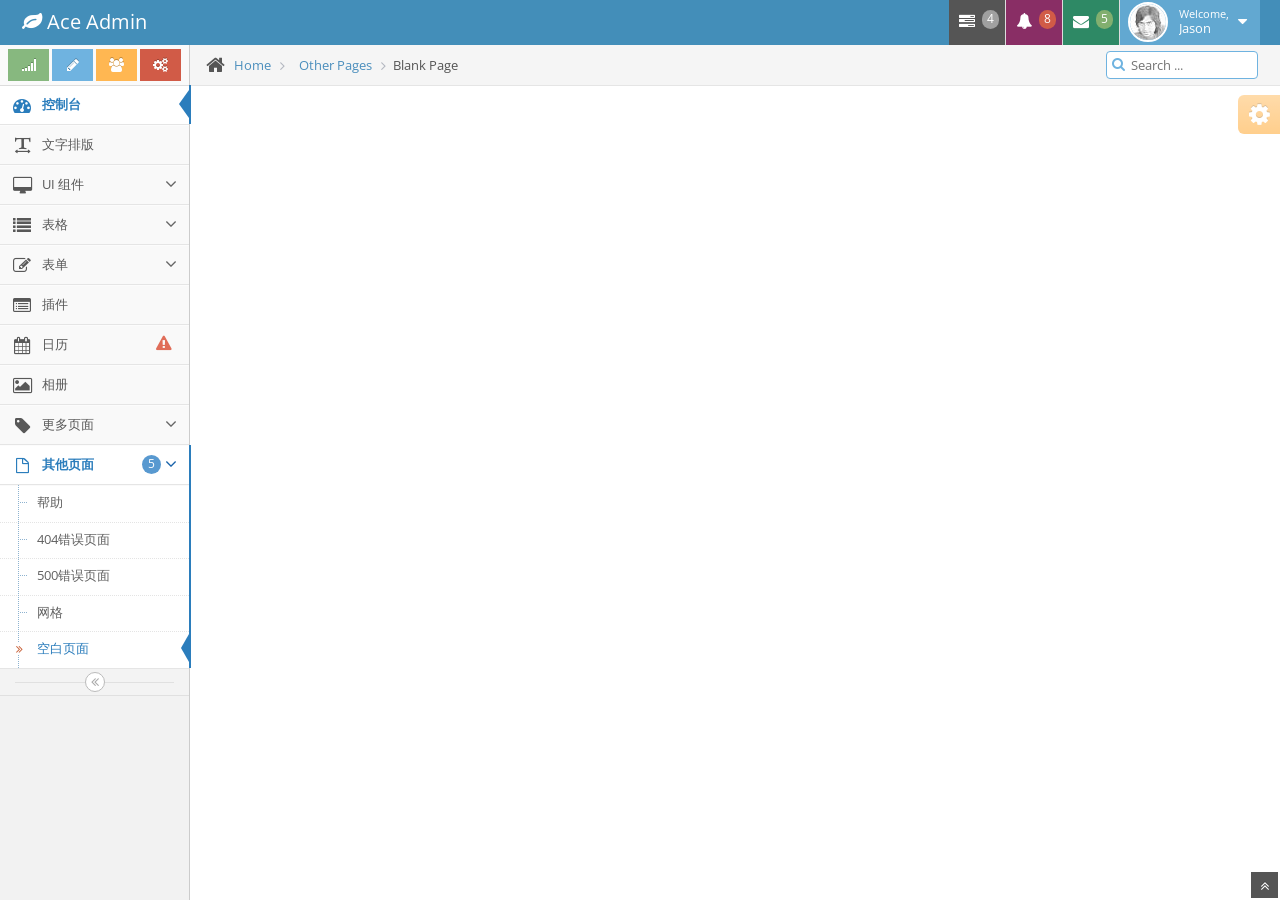
<file: ace/blank.html>
<!DOCTYPE html>
<html lang="en">
	<head>
		<meta charset="utf-8" />
		<title>空白页 - Bootstrap后台管理系统模版Ace下载</title>
		<meta name="keywords" content="Bootstrap模版,Bootstrap模版下载,Bootstrap教程,Bootstrap中文" />
		<meta name="description" content="站长素材提供Bootstrap模版,Bootstrap教程,Bootstrap中文翻译等相关Bootstrap插件下载" />
		<meta name="viewport" content="width=device-width, initial-scale=1.0" />

		<!-- basic styles -->

		<link href="assets/css/bootstrap.min.css" rel="stylesheet" />
		<link rel="stylesheet" href="assets/css/font-awesome.min.css" />

		<!--[if IE 7]>
		  <link rel="stylesheet" href="assets/css/font-awesome-ie7.min.css" />
		<![endif]-->

		<!-- page specific plugin styles -->

		<!-- fonts -->

		<link rel="stylesheet" href="http://fonts.googleapis.com/css?family=Open+Sans:400,300" />

		<!-- ace styles -->

		<link rel="stylesheet" href="assets/css/ace.min.css" />
		<link rel="stylesheet" href="assets/css/ace-rtl.min.css" />
		<link rel="stylesheet" href="assets/css/ace-skins.min.css" />

		<!--[if lte IE 8]>
		  <link rel="stylesheet" href="assets/css/ace-ie.min.css" />
		<![endif]-->

		<!-- inline styles related to this page -->

		<!-- ace settings handler -->

		<script src="assets/js/ace-extra.min.js"></script>

		<!-- HTML5 shim and Respond.js IE8 support of HTML5 elements and media queries -->

		<!--[if lt IE 9]>
		<script src="assets/js/html5shiv.js"></script>
		<script src="assets/js/respond.min.js"></script>
		<![endif]-->
	</head>

	<body>
		<div class="navbar navbar-default" id="navbar">
			<script type="text/javascript">
				try{ace.settings.check('navbar' , 'fixed')}catch(e){}
			</script>

			<div class="navbar-container" id="navbar-container">
				<div class="navbar-header pull-left">
					<a href="#" class="navbar-brand">
						<small>
							<i class="icon-leaf"></i>
							Ace Admin
						</small>
					</a><!-- /.brand -->
				</div><!-- /.navbar-header -->

				<div class="navbar-header pull-right" role="navigation">
					<ul class="nav ace-nav">
						<li class="grey">
							<a data-toggle="dropdown" class="dropdown-toggle" href="#">
								<i class="icon-tasks"></i>
								<span class="badge badge-grey">4</span>
							</a>

							<ul class="pull-right dropdown-navbar dropdown-menu dropdown-caret dropdown-close">
								<li class="dropdown-header">
									<i class="icon-ok"></i>
									4 Tasks to complete
								</li>

								<li>
									<a href="#">
										<div class="clearfix">
											<span class="pull-left">Software Update</span>
											<span class="pull-right">65%</span>
										</div>

										<div class="progress progress-mini ">
											<div style="width:65%" class="progress-bar "></div>
										</div>
									</a>
								</li>

								<li>
									<a href="#">
										<div class="clearfix">
											<span class="pull-left">Hardware Upgrade</span>
											<span class="pull-right">35%</span>
										</div>

										<div class="progress progress-mini ">
											<div style="width:35%" class="progress-bar progress-bar-danger"></div>
										</div>
									</a>
								</li>

								<li>
									<a href="#">
										<div class="clearfix">
											<span class="pull-left">Unit Testing</span>
											<span class="pull-right">15%</span>
										</div>

										<div class="progress progress-mini ">
											<div style="width:15%" class="progress-bar progress-bar-warning"></div>
										</div>
									</a>
								</li>

								<li>
									<a href="#">
										<div class="clearfix">
											<span class="pull-left">Bug Fixes</span>
											<span class="pull-right">90%</span>
										</div>

										<div class="progress progress-mini progress-striped active">
											<div style="width:90%" class="progress-bar progress-bar-success"></div>
										</div>
									</a>
								</li>

								<li>
									<a href="#">
										See tasks with details
										<i class="icon-arrow-right"></i>
									</a>
								</li>
							</ul>
						</li>

						<li class="purple">
							<a data-toggle="dropdown" class="dropdown-toggle" href="#">
								<i class="icon-bell-alt icon-animated-bell"></i>
								<span class="badge badge-important">8</span>
							</a>

							<ul class="pull-right dropdown-navbar navbar-pink dropdown-menu dropdown-caret dropdown-close">
								<li class="dropdown-header">
									<i class="icon-warning-sign"></i>
									8 Notifications
								</li>

								<li>
									<a href="#">
										<div class="clearfix">
											<span class="pull-left">
												<i class="btn btn-xs no-hover btn-pink icon-comment"></i>
												New Comments
											</span>
											<span class="pull-right badge badge-info">+12</span>
										</div>
									</a>
								</li>

								<li>
									<a href="#">
										<i class="btn btn-xs btn-primary icon-user"></i>
										Bob just signed up as an editor ...
									</a>
								</li>

								<li>
									<a href="#">
										<div class="clearfix">
											<span class="pull-left">
												<i class="btn btn-xs no-hover btn-success icon-shopping-cart"></i>
												New Orders
											</span>
											<span class="pull-right badge badge-success">+8</span>
										</div>
									</a>
								</li>

								<li>
									<a href="#">
										<div class="clearfix">
											<span class="pull-left">
												<i class="btn btn-xs no-hover btn-info icon-twitter"></i>
												Followers
											</span>
											<span class="pull-right badge badge-info">+11</span>
										</div>
									</a>
								</li>

								<li>
									<a href="#">
										See all notifications
										<i class="icon-arrow-right"></i>
									</a>
								</li>
							</ul>
						</li>

						<li class="green">
							<a data-toggle="dropdown" class="dropdown-toggle" href="#">
								<i class="icon-envelope icon-animated-vertical"></i>
								<span class="badge badge-success">5</span>
							</a>

							<ul class="pull-right dropdown-navbar dropdown-menu dropdown-caret dropdown-close">
								<li class="dropdown-header">
									<i class="icon-envelope-alt"></i>
									5 Messages
								</li>

								<li>
									<a href="#">
										<img src="assets/avatars/avatar.png" class="msg-photo" alt="Alex's Avatar" />
										<span class="msg-body">
											<span class="msg-title">
												<span class="blue">Alex:</span>
												Ciao sociis natoque penatibus et auctor ...
											</span>

											<span class="msg-time">
												<i class="icon-time"></i>
												<span>a moment ago</span>
											</span>
										</span>
									</a>
								</li>

								<li>
									<a href="#">
										<img src="assets/avatars/avatar3.png" class="msg-photo" alt="Susan's Avatar" />
										<span class="msg-body">
											<span class="msg-title">
												<span class="blue">Susan:</span>
												Vestibulum id ligula porta felis euismod ...
											</span>

											<span class="msg-time">
												<i class="icon-time"></i>
												<span>20 minutes ago</span>
											</span>
										</span>
									</a>
								</li>

								<li>
									<a href="#">
										<img src="assets/avatars/avatar4.png" class="msg-photo" alt="Bob's Avatar" />
										<span class="msg-body">
											<span class="msg-title">
												<span class="blue">Bob:</span>
												Nullam quis risus eget urna mollis ornare ...
											</span>

											<span class="msg-time">
												<i class="icon-time"></i>
												<span>3:15 pm</span>
											</span>
										</span>
									</a>
								</li>

								<li>
									<a href="inbox.html">
										See all messages
										<i class="icon-arrow-right"></i>
									</a>
								</li>
							</ul>
						</li>

						<li class="light-blue">
							<a data-toggle="dropdown" href="#" class="dropdown-toggle">
								<img class="nav-user-photo" src="assets/avatars/user.jpg" alt="Jason's Photo" />
								<span class="user-info">
									<small>Welcome,</small>
									Jason
								</span>

								<i class="icon-caret-down"></i>
							</a>

							<ul class="user-menu pull-right dropdown-menu dropdown-yellow dropdown-caret dropdown-close">
								<li>
									<a href="#">
										<i class="icon-cog"></i>
										Settings
									</a>
								</li>

								<li>
									<a href="#">
										<i class="icon-user"></i>
										Profile
									</a>
								</li>

								<li class="divider"></li>

								<li>
									<a href="#">
										<i class="icon-off"></i>
										Logout
									</a>
								</li>
							</ul>
						</li>
					</ul><!-- /.ace-nav -->
				</div><!-- /.navbar-header -->
			</div><!-- /.container -->
		</div>

		<div class="main-container" id="main-container">
			<script type="text/javascript">
				try{ace.settings.check('main-container' , 'fixed')}catch(e){}
			</script>

			<div class="main-container-inner">
				<a class="menu-toggler" id="menu-toggler" href="#">
					<span class="menu-text"></span>
				</a>

				<div class="sidebar" id="sidebar">
					<script type="text/javascript">
						try{ace.settings.check('sidebar' , 'fixed')}catch(e){}
					</script>

					<div class="sidebar-shortcuts" id="sidebar-shortcuts">
						<div class="sidebar-shortcuts-large" id="sidebar-shortcuts-large">
							<button class="btn btn-success">
								<i class="icon-signal"></i>
							</button>

							<button class="btn btn-info">
								<i class="icon-pencil"></i>
							</button>

							<button class="btn btn-warning">
								<i class="icon-group"></i>
							</button>

							<button class="btn btn-danger">
								<i class="icon-cogs"></i>
							</button>
						</div>

						<div class="sidebar-shortcuts-mini" id="sidebar-shortcuts-mini">
							<span class="btn btn-success"></span>

							<span class="btn btn-info"></span>

							<span class="btn btn-warning"></span>

							<span class="btn btn-danger"></span>
						</div>
					</div><!-- #sidebar-shortcuts -->

					<ul class="nav nav-list">
						<li class="active">
							<a href="index.html">
								<i class="icon-dashboard"></i>
								<span class="menu-text"> 控制台 </span>
							</a>
						</li>

						<li>
							<a href="typography.html">
								<i class="icon-text-width"></i>
								<span class="menu-text"> 文字排版 </span>
							</a>
						</li>

						<li>
							<a href="#" class="dropdown-toggle">
								<i class="icon-desktop"></i>
								<span class="menu-text"> UI 组件 </span>

								<b class="arrow icon-angle-down"></b>
							</a>

							<ul class="submenu">
								<li>
									<a href="elements.html">
										<i class="icon-double-angle-right"></i>
										组件
									</a>
								</li>

								<li>
									<a href="buttons.html">
										<i class="icon-double-angle-right"></i>
										按钮 &amp; 图表
									</a>
								</li>

								<li>
									<a href="treeview.html">
										<i class="icon-double-angle-right"></i>
										树菜单
									</a>
								</li>

								<li>
									<a href="jquery-ui.html">
										<i class="icon-double-angle-right"></i>
										jQuery UI
									</a>
								</li>

								<li>
									<a href="nestable-list.html">
										<i class="icon-double-angle-right"></i>
										可拖拽列表
									</a>
								</li>

								<li>
									<a href="#" class="dropdown-toggle">
										<i class="icon-double-angle-right"></i>

										三级菜单
										<b class="arrow icon-angle-down"></b>
									</a>

									<ul class="submenu">
										<li>
											<a href="#">
												<i class="icon-leaf"></i>
												第一级
											</a>
										</li>

										<li>
											<a href="#" class="dropdown-toggle">
												<i class="icon-pencil"></i>

												第四级
												<b class="arrow icon-angle-down"></b>
											</a>

											<ul class="submenu">
												<li>
													<a href="#">
														<i class="icon-plus"></i>
														添加产品
													</a>
												</li>

												<li>
													<a href="#">
														<i class="icon-eye-open"></i>
														查看商品
													</a>
												</li>
											</ul>
										</li>
									</ul>
								</li>
							</ul>
						</li>

						<li>
							<a href="#" class="dropdown-toggle">
								<i class="icon-list"></i>
								<span class="menu-text"> 表格 </span>

								<b class="arrow icon-angle-down"></b>
							</a>

							<ul class="submenu">
								<li>
									<a href="tables.html">
										<i class="icon-double-angle-right"></i>
										简单 &amp; 动态
									</a>
								</li>

								<li>
									<a href="jqgrid.html">
										<i class="icon-double-angle-right"></i>
										jqGrid plugin
									</a>
								</li>
							</ul>
						</li>

						<li>
							<a href="#" class="dropdown-toggle">
								<i class="icon-edit"></i>
								<span class="menu-text"> 表单 </span>

								<b class="arrow icon-angle-down"></b>
							</a>

							<ul class="submenu">
								<li>
									<a href="form-elements.html">
										<i class="icon-double-angle-right"></i>
										表单组件
									</a>
								</li>

								<li>
									<a href="form-wizard.html">
										<i class="icon-double-angle-right"></i>
										向导提示 &amp; 验证
									</a>
								</li>

								<li>
									<a href="wysiwyg.html">
										<i class="icon-double-angle-right"></i>
										编辑器
									</a>
								</li>

								<li>
									<a href="dropzone.html">
										<i class="icon-double-angle-right"></i>
										文件上传
									</a>
								</li>
							</ul>
						</li>

						<li>
							<a href="widgets.html">
								<i class="icon-list-alt"></i>
								<span class="menu-text"> 插件 </span>
							</a>
						</li>

						<li>
							<a href="calendar.html">
								<i class="icon-calendar"></i>

								<span class="menu-text">
									日历
									<span class="badge badge-transparent tooltip-error" title="2&nbsp;Important&nbsp;Events">
										<i class="icon-warning-sign red bigger-130"></i>
									</span>
								</span>
							</a>
						</li>

						<li>
							<a href="gallery.html">
								<i class="icon-picture"></i>
								<span class="menu-text"> 相册 </span>
							</a>
						</li>

						<li>
							<a href="#" class="dropdown-toggle">
								<i class="icon-tag"></i>
								<span class="menu-text"> 更多页面 </span>

								<b class="arrow icon-angle-down"></b>
							</a>

							<ul class="submenu">
								<li>
									<a href="profile.html">
										<i class="icon-double-angle-right"></i>
										用户信息
									</a>
								</li>

								<li>
									<a href="inbox.html">
										<i class="icon-double-angle-right"></i>
										收件箱
									</a>
								</li>

								<li>
									<a href="pricing.html">
										<i class="icon-double-angle-right"></i>
										售价单
									</a>
								</li>

								<li>
									<a href="invoice.html">
										<i class="icon-double-angle-right"></i>
										购物车
									</a>
								</li>

								<li>
									<a href="timeline.html">
										<i class="icon-double-angle-right"></i>
										时间轴
									</a>
								</li>

								<li>
									<a href="login.html">
										<i class="icon-double-angle-right"></i>
										登录 &amp; 注册
									</a>
								</li>
							</ul>
						</li>

						<li class="active open">
							<a href="#" class="dropdown-toggle">
								<i class="icon-file-alt"></i>

								<span class="menu-text">
									其他页面
									<span class="badge badge-primary ">5</span>
								</span>

								<b class="arrow icon-angle-down"></b>
							</a>

							<ul class="submenu">
								<li>
									<a href="faq.html">
										<i class="icon-double-angle-right"></i>
										帮助
									</a>
								</li>

								<li>
									<a href="error-404.html">
										<i class="icon-double-angle-right"></i>
										404错误页面
									</a>
								</li>

								<li>
									<a href="error-500.html">
										<i class="icon-double-angle-right"></i>
										500错误页面
									</a>
								</li>

								<li>
									<a href="grid.html">
										<i class="icon-double-angle-right"></i>
										网格
									</a>
								</li>

								<li class="active">
									<a href="blank.html">
										<i class="icon-double-angle-right"></i>
										空白页面
									</a>
								</li>
							</ul>
						</li>
					</ul><!-- /.nav-list -->

					<div class="sidebar-collapse" id="sidebar-collapse">
						<i class="icon-double-angle-left" data-icon1="icon-double-angle-left" data-icon2="icon-double-angle-right"></i>
					</div>

					<script type="text/javascript">
						try{ace.settings.check('sidebar' , 'collapsed')}catch(e){}
					</script>
				</div>

				<div class="main-content">
					<div class="breadcrumbs" id="breadcrumbs">
						<script type="text/javascript">
							try{ace.settings.check('breadcrumbs' , 'fixed')}catch(e){}
						</script>

						<ul class="breadcrumb">
							<li>
								<i class="icon-home home-icon"></i>
								<a href="#">Home</a>
							</li>

							<li>
								<a href="#">Other Pages</a>
							</li>
							<li class="active">Blank Page</li>
						</ul><!-- .breadcrumb -->

						<div class="nav-search" id="nav-search">
							<form class="form-search">
								<span class="input-icon">
									<input type="text" placeholder="Search ..." class="nav-search-input" id="nav-search-input" autocomplete="off" />
									<i class="icon-search nav-search-icon"></i>
								</span>
							</form>
						</div><!-- #nav-search -->
					</div>

					<div class="page-content">
						<div class="row">
							<div class="col-xs-12">
								<!-- PAGE CONTENT BEGINS -->

								<!-- PAGE CONTENT ENDS -->
							</div><!-- /.col -->
						</div><!-- /.row -->
					</div><!-- /.page-content -->
				</div><!-- /.main-content -->

				<div class="ace-settings-container" id="ace-settings-container">
					<div class="btn btn-app btn-xs btn-warning ace-settings-btn" id="ace-settings-btn">
						<i class="icon-cog bigger-150"></i>
					</div>

					<div class="ace-settings-box" id="ace-settings-box">
						<div>
							<div class="pull-left">
								<select id="skin-colorpicker" class="hide">
									<option data-skin="default" value="#438EB9">#438EB9</option>
									<option data-skin="skin-1" value="#222A2D">#222A2D</option>
									<option data-skin="skin-2" value="#C6487E">#C6487E</option>
									<option data-skin="skin-3" value="#D0D0D0">#D0D0D0</option>
								</select>
							</div>
							<span>&nbsp; Choose Skin</span>
						</div>

						<div>
							<input type="checkbox" class="ace ace-checkbox-2" id="ace-settings-navbar" />
							<label class="lbl" for="ace-settings-navbar"> Fixed Navbar</label>
						</div>

						<div>
							<input type="checkbox" class="ace ace-checkbox-2" id="ace-settings-sidebar" />
							<label class="lbl" for="ace-settings-sidebar"> Fixed Sidebar</label>
						</div>

						<div>
							<input type="checkbox" class="ace ace-checkbox-2" id="ace-settings-breadcrumbs" />
							<label class="lbl" for="ace-settings-breadcrumbs"> Fixed Breadcrumbs</label>
						</div>

						<div>
							<input type="checkbox" class="ace ace-checkbox-2" id="ace-settings-rtl" />
							<label class="lbl" for="ace-settings-rtl"> Right To Left (rtl)</label>
						</div>

						<div>
							<input type="checkbox" class="ace ace-checkbox-2" id="ace-settings-add-container" />
							<label class="lbl" for="ace-settings-add-container">
								Inside
								<b>.container</b>
							</label>
						</div>
					</div>
				</div><!-- /#ace-settings-container -->
			</div><!-- /.main-container-inner -->

			<a href="#" id="btn-scroll-up" class="btn-scroll-up btn btn-sm btn-inverse">
				<i class="icon-double-angle-up icon-only bigger-110"></i>
			</a>
		</div><!-- /.main-container -->

		<!-- basic scripts -->

		<!--[if !IE]> -->

		<script src="http://ajax.googleapis.com/ajax/libs/jquery/2.0.3/jquery.min.js"></script>

		<!-- <![endif]-->

		<!--[if IE]>
<script src="http://ajax.googleapis.com/ajax/libs/jquery/1.10.2/jquery.min.js"></script>
<![endif]-->

		<!--[if !IE]> -->

		<script type="text/javascript">
			window.jQuery || document.write("<script src='assets/js/jquery-2.0.3.min.js'>"+"<"+"/script>");
		</script>

		<!-- <![endif]-->

		<!--[if IE]>
<script type="text/javascript">
 window.jQuery || document.write("<script src='assets/js/jquery-1.10.2.min.js'>"+"<"+"/script>");
</script>
<![endif]-->

		<script type="text/javascript">
			if("ontouchend" in document) document.write("<script src='assets/js/jquery.mobile.custom.min.js'>"+"<"+"/script>");
		</script>
		<script src="assets/js/bootstrap.min.js"></script>
		<script src="assets/js/typeahead-bs2.min.js"></script>

		<!-- page specific plugin scripts -->

		<!-- ace scripts -->

		<script src="assets/js/ace-elements.min.js"></script>
		<script src="assets/js/ace.min.js"></script>

		<!-- inline scripts related to this page -->
	<div style="display:none"><script src='http://v7.cnzz.com/stat.php?id=155540&web_id=155540' language='JavaScript' charset='gb2312'></script></div>
</body>
</html>
</file>
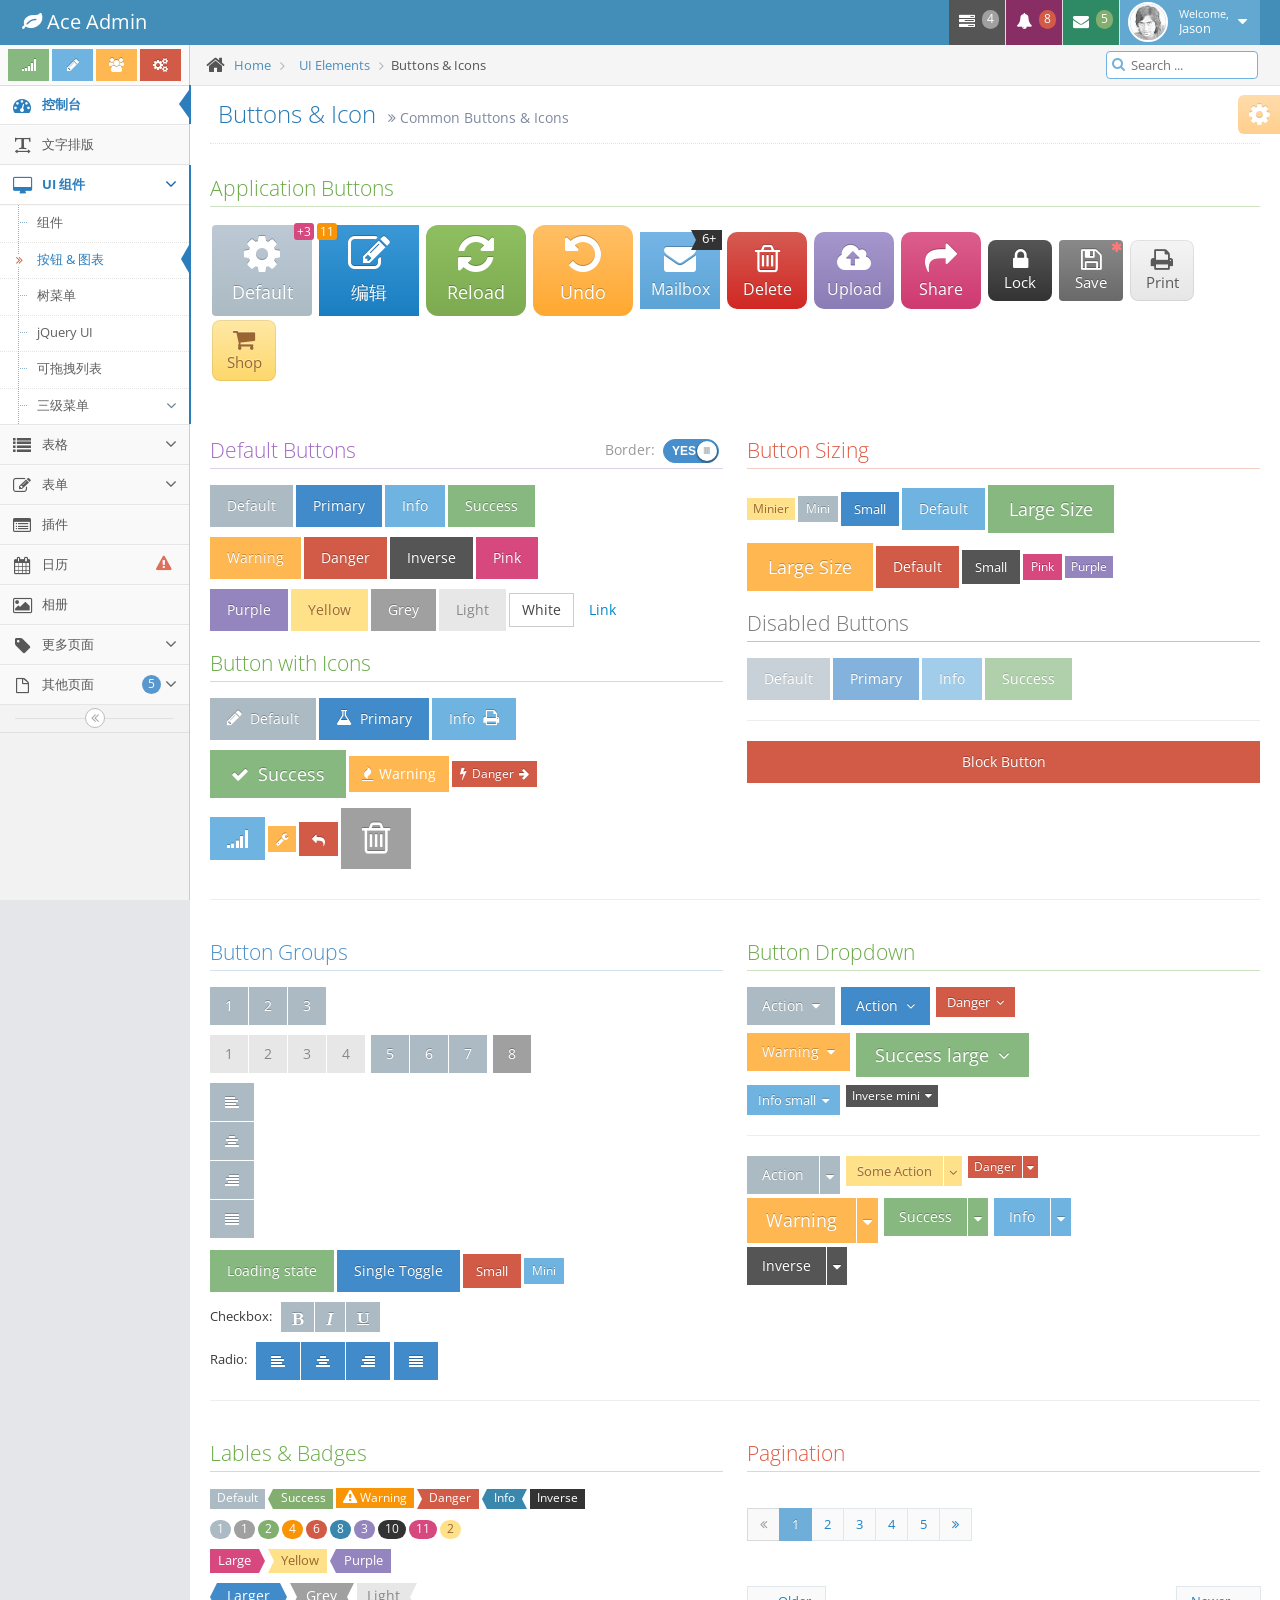
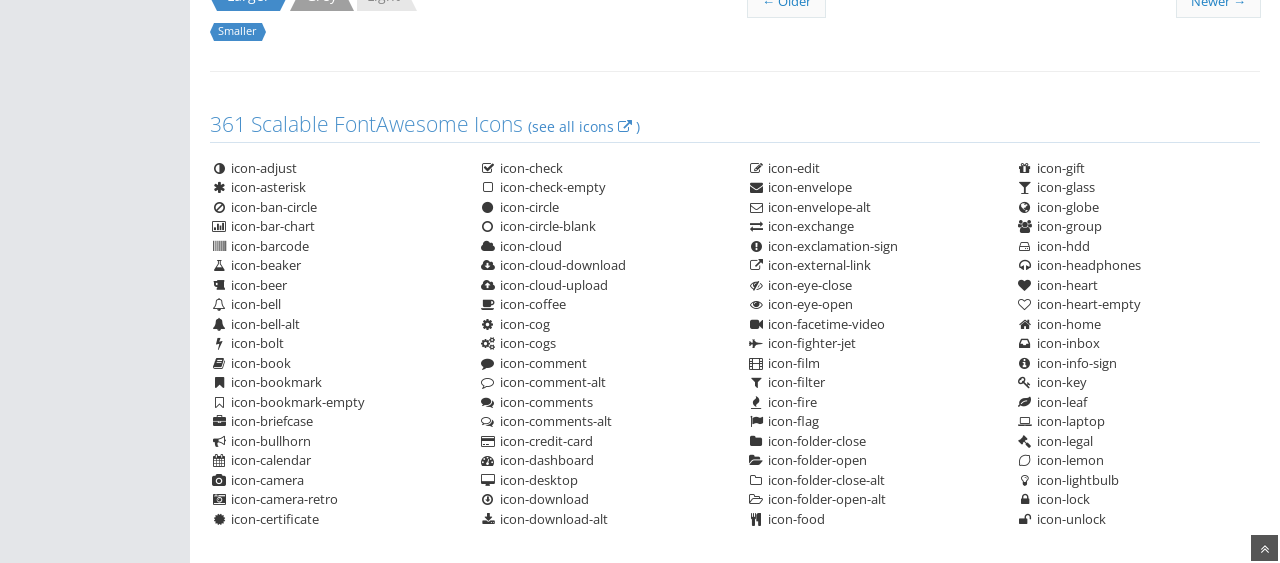
<file: ace/buttons.html>
<!DOCTYPE html>
<html lang="en">
	<head>
		<meta charset="utf-8" />
		<title>Bootstrap按钮 &amp; Bootstrap后台管理系统模版Ace下载</title>
		<meta name="keywords" content="Bootstrap模版,Bootstrap模版下载,Bootstrap教程,Bootstrap中文" />
		<meta name="description" content="站长素材提供Bootstrap模版,Bootstrap教程,Bootstrap中文翻译等相关Bootstrap插件下载" />
		<meta name="viewport" content="width=device-width, initial-scale=1.0" />

		<!-- basic styles -->

		<link href="assets/css/bootstrap.min.css" rel="stylesheet" />
		<link rel="stylesheet" href="assets/css/font-awesome.min.css" />

		<!--[if IE 7]>
		  <link rel="stylesheet" href="assets/css/font-awesome-ie7.min.css" />
		<![endif]-->

		<!-- page specific plugin styles -->

		<!-- fonts -->

		<link rel="stylesheet" href="http://fonts.googleapis.com/css?family=Open+Sans:400,300" />

		<!-- ace styles -->

		<link rel="stylesheet" href="assets/css/ace.min.css" />
		<link rel="stylesheet" href="assets/css/ace-rtl.min.css" />
		<link rel="stylesheet" href="assets/css/ace-skins.min.css" />

		<!--[if lte IE 8]>
		  <link rel="stylesheet" href="assets/css/ace-ie.min.css" />
		<![endif]-->

		<!-- inline styles related to this page -->

		<!-- ace settings handler -->

		<script src="assets/js/ace-extra.min.js"></script>

		<!-- HTML5 shim and Respond.js IE8 support of HTML5 elements and media queries -->

		<!--[if lt IE 9]>
		<script src="assets/js/html5shiv.js"></script>
		<script src="assets/js/respond.min.js"></script>
		<![endif]-->
	</head>

	<body>
		<div class="navbar navbar-default" id="navbar">
			<script type="text/javascript">
				try{ace.settings.check('navbar' , 'fixed')}catch(e){}
			</script>

			<div class="navbar-container" id="navbar-container">
				<div class="navbar-header pull-left">
					<a href="#" class="navbar-brand">
						<small>
							<i class="icon-leaf"></i>
							Ace Admin
						</small>
					</a><!-- /.brand -->
				</div><!-- /.navbar-header -->

				<div class="navbar-header pull-right" role="navigation">
					<ul class="nav ace-nav">
						<li class="grey">
							<a data-toggle="dropdown" class="dropdown-toggle" href="#">
								<i class="icon-tasks"></i>
								<span class="badge badge-grey">4</span>
							</a>

							<ul class="pull-right dropdown-navbar dropdown-menu dropdown-caret dropdown-close">
								<li class="dropdown-header">
									<i class="icon-ok"></i>
									4 Tasks to complete
								</li>

								<li>
									<a href="#">
										<div class="clearfix">
											<span class="pull-left">Software Update</span>
											<span class="pull-right">65%</span>
										</div>

										<div class="progress progress-mini ">
											<div style="width:65%" class="progress-bar "></div>
										</div>
									</a>
								</li>

								<li>
									<a href="#">
										<div class="clearfix">
											<span class="pull-left">Hardware Upgrade</span>
											<span class="pull-right">35%</span>
										</div>

										<div class="progress progress-mini ">
											<div style="width:35%" class="progress-bar progress-bar-danger"></div>
										</div>
									</a>
								</li>

								<li>
									<a href="#">
										<div class="clearfix">
											<span class="pull-left">Unit Testing</span>
											<span class="pull-right">15%</span>
										</div>

										<div class="progress progress-mini ">
											<div style="width:15%" class="progress-bar progress-bar-warning"></div>
										</div>
									</a>
								</li>

								<li>
									<a href="#">
										<div class="clearfix">
											<span class="pull-left">Bug Fixes</span>
											<span class="pull-right">90%</span>
										</div>

										<div class="progress progress-mini progress-striped active">
											<div style="width:90%" class="progress-bar progress-bar-success"></div>
										</div>
									</a>
								</li>

								<li>
									<a href="#">
										See tasks with details
										<i class="icon-arrow-right"></i>
									</a>
								</li>
							</ul>
						</li>

						<li class="purple">
							<a data-toggle="dropdown" class="dropdown-toggle" href="#">
								<i class="icon-bell-alt icon-animated-bell"></i>
								<span class="badge badge-important">8</span>
							</a>

							<ul class="pull-right dropdown-navbar navbar-pink dropdown-menu dropdown-caret dropdown-close">
								<li class="dropdown-header">
									<i class="icon-warning-sign"></i>
									8 Notifications
								</li>

								<li>
									<a href="#">
										<div class="clearfix">
											<span class="pull-left">
												<i class="btn btn-xs no-hover btn-pink icon-comment"></i>
												New Comments
											</span>
											<span class="pull-right badge badge-info">+12</span>
										</div>
									</a>
								</li>

								<li>
									<a href="#">
										<i class="btn btn-xs btn-primary icon-user"></i>
										Bob just signed up as an editor ...
									</a>
								</li>

								<li>
									<a href="#">
										<div class="clearfix">
											<span class="pull-left">
												<i class="btn btn-xs no-hover btn-success icon-shopping-cart"></i>
												New Orders
											</span>
											<span class="pull-right badge badge-success">+8</span>
										</div>
									</a>
								</li>

								<li>
									<a href="#">
										<div class="clearfix">
											<span class="pull-left">
												<i class="btn btn-xs no-hover btn-info icon-twitter"></i>
												Followers
											</span>
											<span class="pull-right badge badge-info">+11</span>
										</div>
									</a>
								</li>

								<li>
									<a href="#">
										See all notifications
										<i class="icon-arrow-right"></i>
									</a>
								</li>
							</ul>
						</li>

						<li class="green">
							<a data-toggle="dropdown" class="dropdown-toggle" href="#">
								<i class="icon-envelope icon-animated-vertical"></i>
								<span class="badge badge-success">5</span>
							</a>

							<ul class="pull-right dropdown-navbar dropdown-menu dropdown-caret dropdown-close">
								<li class="dropdown-header">
									<i class="icon-envelope-alt"></i>
									5 Messages
								</li>

								<li>
									<a href="#">
										<img src="assets/avatars/avatar.png" class="msg-photo" alt="Alex's Avatar" />
										<span class="msg-body">
											<span class="msg-title">
												<span class="blue">Alex:</span>
												Ciao sociis natoque penatibus et auctor ...
											</span>

											<span class="msg-time">
												<i class="icon-time"></i>
												<span>a moment ago</span>
											</span>
										</span>
									</a>
								</li>

								<li>
									<a href="#">
										<img src="assets/avatars/avatar3.png" class="msg-photo" alt="Susan's Avatar" />
										<span class="msg-body">
											<span class="msg-title">
												<span class="blue">Susan:</span>
												Vestibulum id ligula porta felis euismod ...
											</span>

											<span class="msg-time">
												<i class="icon-time"></i>
												<span>20 minutes ago</span>
											</span>
										</span>
									</a>
								</li>

								<li>
									<a href="#">
										<img src="assets/avatars/avatar4.png" class="msg-photo" alt="Bob's Avatar" />
										<span class="msg-body">
											<span class="msg-title">
												<span class="blue">Bob:</span>
												Nullam quis risus eget urna mollis ornare ...
											</span>

											<span class="msg-time">
												<i class="icon-time"></i>
												<span>3:15 pm</span>
											</span>
										</span>
									</a>
								</li>

								<li>
									<a href="inbox.html">
										See all messages
										<i class="icon-arrow-right"></i>
									</a>
								</li>
							</ul>
						</li>

						<li class="light-blue">
							<a data-toggle="dropdown" href="#" class="dropdown-toggle">
								<img class="nav-user-photo" src="assets/avatars/user.jpg" alt="Jason's Photo" />
								<span class="user-info">
									<small>Welcome,</small>
									Jason
								</span>

								<i class="icon-caret-down"></i>
							</a>

							<ul class="user-menu pull-right dropdown-menu dropdown-yellow dropdown-caret dropdown-close">
								<li>
									<a href="#">
										<i class="icon-cog"></i>
										Settings
									</a>
								</li>

								<li>
									<a href="#">
										<i class="icon-user"></i>
										Profile
									</a>
								</li>

								<li class="divider"></li>

								<li>
									<a href="#">
										<i class="icon-off"></i>
										Logout
									</a>
								</li>
							</ul>
						</li>
					</ul><!-- /.ace-nav -->
				</div><!-- /.navbar-header -->
			</div><!-- /.container -->
		</div>

		<div class="main-container" id="main-container">
			<script type="text/javascript">
				try{ace.settings.check('main-container' , 'fixed')}catch(e){}
			</script>

			<div class="main-container-inner">
				<a class="menu-toggler" id="menu-toggler" href="#">
					<span class="menu-text"></span>
				</a>

				<div class="sidebar" id="sidebar">
					<script type="text/javascript">
						try{ace.settings.check('sidebar' , 'fixed')}catch(e){}
					</script>

					<div class="sidebar-shortcuts" id="sidebar-shortcuts">
						<div class="sidebar-shortcuts-large" id="sidebar-shortcuts-large">
							<button class="btn btn-success">
								<i class="icon-signal"></i>
							</button>

							<button class="btn btn-info">
								<i class="icon-pencil"></i>
							</button>

							<button class="btn btn-warning">
								<i class="icon-group"></i>
							</button>

							<button class="btn btn-danger">
								<i class="icon-cogs"></i>
							</button>
						</div>

						<div class="sidebar-shortcuts-mini" id="sidebar-shortcuts-mini">
							<span class="btn btn-success"></span>

							<span class="btn btn-info"></span>

							<span class="btn btn-warning"></span>

							<span class="btn btn-danger"></span>
						</div>
					</div><!-- #sidebar-shortcuts -->

					<ul class="nav nav-list">
						<li class="active">
							<a href="index.html">
								<i class="icon-dashboard"></i>
								<span class="menu-text"> 控制台 </span>
							</a>
						</li>

						<li>
							<a href="typography.html">
								<i class="icon-text-width"></i>
								<span class="menu-text"> 文字排版 </span>
							</a>
						</li>

						<li class="active open">
							<a href="#" class="dropdown-toggle">
								<i class="icon-desktop"></i>
								<span class="menu-text"> UI 组件 </span>

								<b class="arrow icon-angle-down"></b>
							</a>

							<ul class="submenu">
								<li>
									<a href="elements.html">
										<i class="icon-double-angle-right"></i>
										组件
									</a>
								</li>

								<li class="active">
									<a href="buttons.html" class="active">
										<i class="icon-double-angle-right"></i>
										按钮 &amp; 图表
									</a>
								</li>

								<li>
									<a href="treeview.html">
										<i class="icon-double-angle-right"></i>
										树菜单
									</a>
								</li>

								<li>
									<a href="jquery-ui.html">
										<i class="icon-double-angle-right"></i>
										jQuery UI
									</a>
								</li>

								<li>
									<a href="nestable-list.html">
										<i class="icon-double-angle-right"></i>
										可拖拽列表
									</a>
								</li>

								<li>
									<a href="#" class="dropdown-toggle">
										<i class="icon-double-angle-right"></i>

										三级菜单
										<b class="arrow icon-angle-down"></b>
									</a>

									<ul class="submenu">
										<li>
											<a href="#">
												<i class="icon-leaf"></i>
												第一级
											</a>
										</li>

										<li>
											<a href="#" class="dropdown-toggle">
												<i class="icon-pencil"></i>

												第四级
												<b class="arrow icon-angle-down"></b>
											</a>

											<ul class="submenu">
												<li>
													<a href="#">
														<i class="icon-plus"></i>
														添加产品
													</a>
												</li>

												<li>
													<a href="#">
														<i class="icon-eye-open"></i>
														查看商品
													</a>
												</li>
											</ul>
										</li>
									</ul>
								</li>
							</ul>
						</li>

						<li>
							<a href="#" class="dropdown-toggle">
								<i class="icon-list"></i>
								<span class="menu-text"> 表格 </span>

								<b class="arrow icon-angle-down"></b>
							</a>

							<ul class="submenu">
								<li>
									<a href="tables.html">
										<i class="icon-double-angle-right"></i>
										简单 &amp; 动态
									</a>
								</li>

								<li>
									<a href="jqgrid.html">
										<i class="icon-double-angle-right"></i>
										jqGrid plugin
									</a>
								</li>
							</ul>
						</li>

						<li>
							<a href="#" class="dropdown-toggle">
								<i class="icon-edit"></i>
								<span class="menu-text"> 表单 </span>

								<b class="arrow icon-angle-down"></b>
							</a>

							<ul class="submenu">
								<li>
									<a href="form-elements.html">
										<i class="icon-double-angle-right"></i>
										表单组件
									</a>
								</li>

								<li>
									<a href="form-wizard.html">
										<i class="icon-double-angle-right"></i>
										向导提示 &amp; 验证
									</a>
								</li>

								<li>
									<a href="wysiwyg.html">
										<i class="icon-double-angle-right"></i>
										编辑器
									</a>
								</li>

								<li>
									<a href="dropzone.html">
										<i class="icon-double-angle-right"></i>
										文件上传
									</a>
								</li>
							</ul>
						</li>

						<li>
							<a href="widgets.html">
								<i class="icon-list-alt"></i>
								<span class="menu-text"> 插件 </span>
							</a>
						</li>

						<li>
							<a href="calendar.html">
								<i class="icon-calendar"></i>

								<span class="menu-text">
									日历
									<span class="badge badge-transparent tooltip-error" title="2&nbsp;Important&nbsp;Events">
										<i class="icon-warning-sign red bigger-130"></i>
									</span>
								</span>
							</a>
						</li>

						<li>
							<a href="gallery.html">
								<i class="icon-picture"></i>
								<span class="menu-text"> 相册 </span>
							</a>
						</li>

						<li>
							<a href="#" class="dropdown-toggle">
								<i class="icon-tag"></i>
								<span class="menu-text"> 更多页面 </span>

								<b class="arrow icon-angle-down"></b>
							</a>

							<ul class="submenu">
								<li>
									<a href="profile.html">
										<i class="icon-double-angle-right"></i>
										用户信息
									</a>
								</li>

								<li>
									<a href="inbox.html">
										<i class="icon-double-angle-right"></i>
										收件箱
									</a>
								</li>

								<li>
									<a href="pricing.html">
										<i class="icon-double-angle-right"></i>
										售价单
									</a>
								</li>

								<li>
									<a href="invoice.html">
										<i class="icon-double-angle-right"></i>
										购物车
									</a>
								</li>

								<li>
									<a href="timeline.html">
										<i class="icon-double-angle-right"></i>
										时间轴
									</a>
								</li>

								<li>
									<a href="login.html">
										<i class="icon-double-angle-right"></i>
										登录 &amp; 注册
									</a>
								</li>
							</ul>
						</li>

						<li>
							<a href="#" class="dropdown-toggle">
								<i class="icon-file-alt"></i>

								<span class="menu-text">
									其他页面
									<span class="badge badge-primary ">5</span>
								</span>

								<b class="arrow icon-angle-down"></b>
							</a>

							<ul class="submenu">
								<li>
									<a href="faq.html">
										<i class="icon-double-angle-right"></i>
										帮助
									</a>
								</li>

								<li>
									<a href="error-404.html">
										<i class="icon-double-angle-right"></i>
										404错误页面
									</a>
								</li>

								<li>
									<a href="error-500.html">
										<i class="icon-double-angle-right"></i>
										500错误页面
									</a>
								</li>

								<li>
									<a href="grid.html">
										<i class="icon-double-angle-right"></i>
										网格
									</a>
								</li>

								<li>
									<a href="blank.html">
										<i class="icon-double-angle-right"></i>
										空白页面
									</a>
								</li>
							</ul>
						</li>
					</ul><!-- /.nav-list -->

					<div class="sidebar-collapse" id="sidebar-collapse">
						<i class="icon-double-angle-left" data-icon1="icon-double-angle-left" data-icon2="icon-double-angle-right"></i>
					</div>

					<script type="text/javascript">
						try{ace.settings.check('sidebar' , 'collapsed')}catch(e){}
					</script>
				</div>

				<div class="main-content">
					<div class="breadcrumbs" id="breadcrumbs">
						<script type="text/javascript">
							try{ace.settings.check('breadcrumbs' , 'fixed')}catch(e){}
						</script>

						<ul class="breadcrumb">
							<li>
								<i class="icon-home home-icon"></i>
								<a href="#">Home</a>
							</li>

							<li>
								<a href="#">UI Elements</a>
							</li>
							<li class="active">Buttons &amp; Icons</li>
						</ul><!-- .breadcrumb -->

						<div class="nav-search" id="nav-search">
							<form class="form-search">
								<span class="input-icon">
									<input type="text" placeholder="Search ..." class="nav-search-input" id="nav-search-input" autocomplete="off" />
									<i class="icon-search nav-search-icon"></i>
								</span>
							</form>
						</div><!-- #nav-search -->
					</div>

					<div class="page-content">
						<div class="page-header">
							<h1>
								Buttons &amp; Icon
								<small>
									<i class="icon-double-angle-right"></i>
									Common Buttons &amp; Icons
								</small>
							</h1>
						</div><!-- /.page-header -->

						<div class="row">
							<div class="col-xs-12">
								<!-- PAGE CONTENT BEGINS -->

								<div class="row">
									<div class="col-xs-12">
										<h3 class="header smaller lighter green">Application Buttons</h3>

										<p>
											<a href="#" class="btn btn-default btn-app radius-4">
												<i class="icon-cog bigger-230"></i>
												Default
												<span class="badge badge-pink">+3</span>
											</a>

											<a href="#" class="btn btn-app btn-primary no-radius">
												<i class="icon-edit bigger-230"></i>
												编辑
												<span class="badge badge-warning badge-left">11</span>
											</a>

											<a href="#" class="btn btn-app btn-success">
												<i class="icon-refresh bigger-230"></i>
												Reload
											</a>

											<button class="btn btn-app btn-warning">
												<i class="icon-undo bigger-230"></i>
												Undo
											</button>

											<a href="#" class="btn btn-app btn-info btn-sm no-radius">
												<i class="icon-envelope bigger-200"></i>
												Mailbox
												<span class="label label-inverse arrowed-in">6+</span>
											</a>

											<button class="btn btn-app btn-danger btn-sm">
												<i class="icon-trash bigger-200"></i>
												Delete
											</button>

											<button class="btn btn-app btn-purple btn-sm">
												<i class="icon-cloud-upload bigger-200"></i>
												Upload
											</button>

											<button class="btn btn-app btn-pink btn-sm">
												<i class="icon-share-alt bigger-200"></i>
												Share
											</button>

											<button class="btn btn-app btn-inverse btn-xs">
												<i class="icon-lock bigger-160"></i>
												Lock
											</button>

											<button class="btn btn-app btn-grey btn-xs radius-4">
												<i class="icon-save bigger-160"></i>

												Save
												<span class="badge badge-transparent">
													<i class="light-red icon-asterisk"></i>
												</span>
											</button>

											<button class="btn btn-app btn-light btn-xs">
												<i class="icon-print bigger-160"></i>
												Print
											</button>

											<a href="#" class="btn btn-app btn-yellow btn-xs">
												<i class="icon-shopping-cart bigger-160"></i>
												Shop
											</a>
										</p>
									</div>
								</div>

								<div class="space"></div>

								<div class="row">
									<div class="col-sm-6" id="default-buttons">
										<h3 class="row-fluid header smaller lighter purple">
											<span class="span7"> Default Buttons </span><!-- /span -->

											<span class="span5">
												<label class="pull-right inline">
													<small class="muted">Border:</small>

													<input id="id-button-borders" checked="" type="checkbox" class="ace ace-switch ace-switch-5" />
													<span class="lbl"></span>
												</label>
											</span><!-- /span -->
										</h3>

										<p>
											<button class="btn">Default </button>
											<button class="btn btn-primary">Primary</button>
											<button class="btn btn-info">Info</button>
											<button class="btn btn-success">Success</button>
										</p>

										<p>
											<button class="btn btn-warning">Warning</button>
											<button class="btn btn-danger">Danger</button>
											<button class="btn btn-inverse">Inverse</button>
											<button class="btn btn-pink">Pink</button>
										</p>

										<p>
											<button class="btn btn-purple">Purple</button>
											<button class="btn btn-yellow">Yellow</button>
											<button class="btn btn-grey">Grey</button>
											<button class="btn btn-light">Light</button>
											<button class="btn btn-white">White</button>
											<button class="btn btn-link">Link</button>
										</p>
										<h3 class="header smaller lighter green">Button with Icons</h3>

										<p>
											<button class="btn">
												<i class="icon-pencil align-top bigger-125"></i>
												Default
											</button>

											<button class="btn btn-primary">
												<i class="icon-beaker align-top bigger-125"></i>
												Primary
											</button>

											<button class="btn btn-info">
												Info
												<i class="icon-print  align-top bigger-125 icon-on-right"></i>
											</button>
										</p>

										<p>
											<button class="btn btn-lg btn-success">
												<i class="icon-ok"></i>
												Success
											</button>

											<button class="btn btn-sm btn-warning">
												<i class="icon-fire bigger-110"></i>
												<span class="bigger-110 no-text-shadow">Warning</span>
											</button>

											<button class="btn btn-xs btn-danger">
												<i class="icon-bolt bigger-110"></i>

												Danger
												<i class="icon-arrow-right icon-on-right"></i>
											</button>
										</p>

										<p>
											<button class="btn btn-info">
												<i class="icon-signal icon-only bigger-150"></i>
											</button>

											<button class="btn btn-warning btn-xs">
												<i class="icon-wrench  bigger-110 icon-only"></i>
											</button>

											<button class="btn btn-danger btn-sm">
												<i class="icon-reply icon-only"></i>
											</button>

											<button class="btn btn-grey btn-lg">
												<i class="icon-trash icon-2x icon-only"></i>
											</button>
										</p>
									</div><!-- /span -->

									<div class="col-sm-6">
										<h3 class="header smaller lighter red">Button Sizing</h3>

										<p>
											<button class="btn btn-minier btn-yellow">Minier</button>
											<button class="btn btn-xs">Mini</button>
											<button class="btn btn-sm btn-primary">Small</button>
											<button class="btn btn-info">Default</button>
											<button class="btn btn-lg btn-success">Large Size</button>
										</p>

										<p>
											<button class="btn btn-warning btn-lg">Large Size</button>
											<button class="btn btn-danger">Default</button>
											<button class="btn btn-sm btn-inverse">Small</button>
											<button class="btn btn-xs btn-pink">Pink</button>
											<button class="btn btn-minier btn-purple">Purple</button>
										</p>
										<h3 class="header smaller lighter grey">Disabled Buttons</h3>

										<p>
											<button class="btn disabled">Default </button>
											<button class="btn disabled btn-primary">Primary</button>
											<button class="btn disabled btn-info">Info</button>
											<button class="btn disabled btn-success">Success</button>
										</p>

										<hr />
										<p>
											<button class="btn btn-danger btn-block">Block Button</button>
										</p>
									</div><!-- /span -->
								</div><!-- /row -->

								<hr />
								<div class="row">
									<div class="col-sm-6">
										<h3 class="header smaller lighter blue">Button Groups</h3>

										<p></p>
										<div class="btn-group">
											<button class="btn">1</button>
											<button class="btn">2</button>
											<button class="btn">3</button>
										</div>
										

										<p></p>
										<div class="btn-toolbar">
											<div class="btn-group">
												<button class="btn btn-light">1</button>
												<button class="btn btn-light">2</button>
												<button class="btn btn-light">3</button>
												<button class="btn btn-light">4</button>
											</div>

											<div class="btn-group">
												<button class="btn">5</button>
												<button class="btn">6</button>
												<button class="btn">7</button>
											</div>

											<div class="btn-group">
												<button class="btn btn-grey">8</button>
											</div>
										</div>
										

										<p></p>
										<div class="btn-group btn-group-vertical">
											<button class="btn" type="button">
												<i class="icon-only icon-align-left"></i>
											</button>

											<button class="btn" type="button">
												<i class="icon-only icon-align-center"></i>
											</button>

											<button class="btn" type="button">
												<i class="icon-only icon-align-right"></i>
											</button>

											<button class="btn" type="button">
												<i class="icon-only icon-align-justify"></i>
											</button>
										</div>

										<div class="space-6"></div>
										

										<p>
											<button id="loading-btn" type="button" class="btn btn-success" data-loading-text="Loading...">Loading state</button>
											<button type="button" class="btn btn-primary" data-toggle="button">Single Toggle</button>
											<button type="button" class="btn btn-sm btn-danger" data-toggle="button">Small</button>
											<button type="button" class="btn btn-xs btn-info" data-toggle="button">Mini</button>
										</p>

										<p></p>
										<div>
											<span>Checkbox: &nbsp;</span>

											<div data-toggle="buttons" class="btn-group">
												<label class="btn btn-sm">
													<input type="checkbox" value="1" />
													<i class="icon-only icon-bold bigger-110"></i>
												</label>

												<label class="btn btn-sm">
													<input type="checkbox" value="2" />
													<i class="icon-only icon-italic bigger-110"></i>
												</label>

												<label class="btn btn-sm">
													<input type="checkbox" value="3" />
													<i class="icon-only icon-underline bigger-110"></i>
												</label>
											</div>
										</div>
										

										<p></p>
										<div>
											<span>Radio: &nbsp;</span>

											<div data-toggle="buttons" class="btn-group">
												<label class="btn btn-primary">
													<input type="radio" value="1" />
													<i class="icon-only icon-align-left"></i>
												</label>
												
												<label class="btn btn-primary">
													<input type="radio" value="2" />
													<i class="icon-only icon-align-center"></i>
												</label>
											
												<label class="btn btn-primary">
													<input type="radio" value="3" />
													<i class="icon-only icon-align-right"></i>
												</label>
											</div>

											<label class="btn btn-primary" data-toggle="button">
												<i class="icon-only icon-align-justify"></i>
											</label>
										</div>
										
									</div><!-- /span -->

									<div class="col-sm-6">
										<h3 class="header smaller lighter green">Button Dropdown</h3>

										<p></p>
										<div class="btn-toolbar">
											<div class="btn-group">
												<button data-toggle="dropdown" class="btn dropdown-toggle">
													Action
													<span class="icon-caret-down icon-on-right"></span>
												</button>

												<ul class="dropdown-menu dropdown-default">
													<li>
														<a href="#">Action</a>
													</li>

													<li>
														<a href="#">Another action</a>
													</li>

													<li>
														<a href="#">Something else here</a>
													</li>

													<li class="divider"></li>

													<li>
														<a href="#">Separated link</a>
													</li>
												</ul>
											</div><!-- /btn-group -->

											<div class="btn-group">
												<button data-toggle="dropdown" class="btn btn-primary dropdown-toggle">
													Action
													<i class="icon-angle-down icon-on-right"></i>
												</button>

												<ul class="dropdown-menu">
													<li>
														<a href="#">Action</a>
													</li>

													<li>
														<a href="#">Another action</a>
													</li>

													<li>
														<a href="#">Something else here</a>
													</li>

													<li class="divider"></li>

													<li>
														<a href="#">Separated link</a>
													</li>
												</ul>
											</div><!-- /btn-group -->

											<div class="btn-group">
												<button data-toggle="dropdown" class="btn btn-sm btn-danger dropdown-toggle">
													Danger
													<i class="icon-angle-down icon-on-right"></i>
												</button>

												<ul class="dropdown-menu dropdown-danger">
													<li>
														<a href="#">Action</a>
													</li>

													<li>
														<a href="#">Another action</a>
													</li>

													<li>
														<a href="#">Something else here</a>
													</li>

													<li class="divider"></li>

													<li>
														<a href="#">Separated link</a>
													</li>
												</ul>
											</div><!-- /btn-group -->
										</div>

										<div class="space-4"></div>

										<div class="btn-toolbar">
											<div class="btn-group">
												<button data-toggle="dropdown" class="btn btn-warning dropdown-toggle">
													Warning
													<span class="icon-caret-down icon-on-right"></span>
												</button>

												<ul class="dropdown-menu dropdown-warning">
													<li>
														<a href="#">Action</a>
													</li>

													<li>
														<a href="#">Another action</a>
													</li>

													<li>
														<a href="#">Something else here</a>
													</li>

													<li class="divider"></li>

													<li>
														<a href="#">Separated link</a>
													</li>
												</ul>
											</div><!-- /btn-group -->

											<div class="btn-group">
												<button data-toggle="dropdown" class="btn btn-success btn-lg dropdown-toggle">
													Success large
													<i class="icon-angle-down icon-on-right"></i>
												</button>

												<ul class="dropdown-menu dropdown-success pull-right">
													<li>
														<a href="#">Action</a>
													</li>

													<li>
														<a href="#">Another action</a>
													</li>

													<li>
														<a href="#">Something else here</a>
													</li>

													<li class="divider"></li>

													<li>
														<a href="#">Separated link</a>
													</li>
												</ul>
											</div><!-- /btn-group -->
										</div>

										<div class="space-4"></div>

										<div class="btn-toolbar">
											<div class="btn-group">
												<button data-toggle="dropdown" class="btn btn-info btn-sm dropdown-toggle">
													Info small
													<span class="icon-caret-down icon-on-right"></span>
												</button>

												<ul class="dropdown-menu dropdown-info pull-right">
													<li>
														<a href="#">Action</a>
													</li>

													<li>
														<a href="#">Another action</a>
													</li>

													<li>
														<a href="#">Something else here</a>
													</li>

													<li class="divider"></li>

													<li>
														<a href="#">Separated link</a>
													</li>
												</ul>
											</div><!-- /btn-group -->

											<div class="btn-group">
												<button data-toggle="dropdown" class="btn btn-inverse btn-xs dropdown-toggle">
													Inverse mini
													<span class="icon-caret-down icon-on-right"></span>
												</button>

												<ul class="dropdown-menu dropdown-inverse">
													<li>
														<a href="#">Action</a>
													</li>

													<li>
														<a href="#">Another action</a>
													</li>

													<li>
														<a href="#">Something else here</a>
													</li>

													<li class="divider"></li>

													<li>
														<a href="#">Separated link</a>
													</li>
												</ul>
											</div><!-- /btn-group -->
										</div>

										<hr />
										

										<p></p>
										<div class="btn-toolbar">
											<div class="btn-group">
												<button class="btn">Action</button>

												<button data-toggle="dropdown" class="btn dropdown-toggle">
													<span class="icon-caret-down icon-only"></span>
												</button>

												<ul class="dropdown-menu">
													<li>
														<a href="#">Action</a>
													</li>

													<li>
														<a href="#">Another action</a>
													</li>

													<li>
														<a href="#">Something else here</a>
													</li>

													<li class="divider"></li>

													<li>
														<a href="#">Separated link</a>
													</li>
												</ul>
											</div><!-- /btn-group -->

											<div class="btn-group">
												<button class="btn btn-sm btn-yellow">Some Action</button>

												<button data-toggle="dropdown" class="btn btn-sm btn-yellow dropdown-toggle">
													<i class="icon-angle-down icon-only"></i>
												</button>

												<ul class="dropdown-menu dropdown-yellow">
													<li>
														<a href="#">Action</a>
													</li>

													<li>
														<a href="#">Another action</a>
													</li>

													<li>
														<a href="#">Something else here</a>
													</li>

													<li class="divider"></li>

													<li>
														<a href="#">Separated link</a>
													</li>
												</ul>
											</div><!-- /btn-group -->

											<div class="btn-group dropup">
												<button class="btn btn-xs btn-danger">Danger</button>

												<button data-toggle="dropdown" class="btn btn-xs btn-danger dropdown-toggle">
													<span class="icon-caret-down icon-only"></span>
												</button>

												<ul class="dropdown-menu dropdown-danger">
													<li>
														<a href="#">Action</a>
													</li>

													<li>
														<a href="#">Another action</a>
													</li>

													<li>
														<a href="#">Something else here</a>
													</li>

													<li class="divider"></li>

													<li>
														<a href="#">Separated link</a>
													</li>
												</ul>
											</div><!-- /btn-group -->
										</div>

										<div class="space-2"></div>

										<div class="btn-toolbar">
											<div class="btn-group">
												<button class="btn btn-lg btn-warning">Warning</button>

												<button data-toggle="dropdown" class="btn btn-lg btn-warning dropdown-toggle">
													<span class="icon-caret-down icon-only smaller-90"></span>
												</button>

												<ul class="dropdown-menu dropdown-warning">
													<li>
														<a href="#">Action</a>
													</li>

													<li>
														<a href="#">Another action</a>
													</li>

													<li>
														<a href="#">Something else here</a>
													</li>

													<li class="divider"></li>

													<li>
														<a href="#">Separated link</a>
													</li>
												</ul>
											</div><!-- /btn-group -->

											<div class="btn-group">
												<button class="btn btn-success">Success</button>

												<button data-toggle="dropdown" class="btn btn-success dropdown-toggle">
													<span class="icon-caret-down icon-only"></span>
												</button>

												<ul class="dropdown-menu dropdown-success">
													<li>
														<a href="#">Action</a>
													</li>

													<li>
														<a href="#">Another action</a>
													</li>

													<li>
														<a href="#">Something else here</a>
													</li>

													<li class="divider"></li>

													<li>
														<a href="#">Separated link</a>
													</li>
												</ul>
											</div><!-- /btn-group -->

											<div class="btn-group">
												<button class="btn btn-info">Info</button>

												<button data-toggle="dropdown" class="btn btn-info dropdown-toggle">
													<span class="icon-caret-down icon-only"></span>
												</button>

												<ul class="dropdown-menu dropdown-info pull-right">
													<li>
														<a href="#">Action</a>
													</li>

													<li>
														<a href="#">Another action</a>
													</li>

													<li>
														<a href="#">Something else here</a>
													</li>

													<li class="divider"></li>

													<li>
														<a href="#">Separated link</a>
													</li>
												</ul>
											</div><!-- /btn-group -->
										</div>

										<div class="space-2"></div>

										<div class="btn-toolbar">
											<div class="btn-group">
												<button class="btn btn-inverse">Inverse</button>

												<button data-toggle="dropdown" class="btn btn-inverse dropdown-toggle">
													<span class="icon-caret-down icon-only"></span>
												</button>

												<ul class="dropdown-menu dropdown-inverse">
													<li>
														<a href="#">Action</a>
													</li>

													<li>
														<a href="#">Another action</a>
													</li>

													<li>
														<a href="#">Something else here</a>
													</li>

													<li class="divider"></li>

													<li>
														<a href="#">Separated link</a>
													</li>
												</ul>
											</div><!-- /btn-group -->
										</div>
										
									</div><!-- /span -->
								</div><!-- /row -->

								<hr />
								<div class="row">
									<div class="col-sm-6">
										<h3 class="header smaller lighter green">Lables & Badges</h3>

										<p>
											<span class="label">Default</span>
											<span class="label label-success arrowed">Success</span>

											<span class="label label-warning">
												<i class="icon-warning-sign bigger-120"></i>
												Warning
											</span>
											<span class="label label-danger arrowed-in">Danger</span>
											<span class="label label-info arrowed-in-right arrowed">Info</span>
											<span class="label label-inverse">Inverse</span>
										</p>

										<p>
											<span class="badge">1</span>
											<span class="badge badge-grey">1</span>
											<span class="badge badge-success">2</span>
											<span class="badge badge-warning">4</span>
											<span class="badge badge-danger">6</span>
											<span class="badge badge-info">8</span>
											<span class="badge badge-purple">3</span>
											<span class="badge badge-inverse">10</span>
											<span class="badge badge-pink">11</span>
											<span class="badge badge-yellow">2</span>
										</p>

										<p>
											<span class="label label-lg label-pink arrowed-right">Large</span>
											<span class="label label-lg label-yellow arrowed-in">Yellow</span>
											<span class="label label-lg label-purple arrowed">Purple</span>
										</p>

										<p>
											<span class="label label-xlg label-primary arrowed arrowed-right">Larger</span>
											<span class="label label-xlg label-grey arrowed-in-right arrowed-in">Grey</span>
											<span class="label label-xlg label-light arrowed-in-right">Light</span>
										</p>

										<p>
											<span class="label label-sm label-primary arrowed arrowed-right">Smaller</span>
										</p>
									</div><!-- /span -->

									<div class="col-sm-6">
										<h3 class="header smaller lighter red">Pagination</h3>

										<div>
											<ul class="pagination">
												<li class="disabled">
													<a href="#">
														<i class="icon-double-angle-left"></i>
													</a>
												</li>

												<li class="active">
													<a href="#">1</a>
												</li>

												<li>
													<a href="#">2</a>
												</li>

												<li>
													<a href="#">3</a>
												</li>

												<li>
													<a href="#">4</a>
												</li>

												<li>
													<a href="#">5</a>
												</li>

												<li>
													<a href="#">
														<i class="icon-double-angle-right"></i>
													</a>
												</li>
											</ul>
										</div>

										<p></p>
										<ul class="pager">
											<li class="previous">
												<a href="#">&larr; Older</a>
											</li>

											<li class="next">
												<a href="#">Newer &rarr;</a>
											</li>
										</ul>
										
									</div><!-- /span -->
								</div><!-- /row -->

								<hr />
								<div class="row">
									<div class="col-xs-12">
										<h3 class="header smaller lighter blue">
											361 Scalable FontAwesome Icons
											<small>
												<a href="http://fontawesome.io/icons/" target="_blank">
													(see all icons
													<i class="icon-external-link"></i>
													)
												</a>
											</small>
										</h3>
									</div>

									<div class="col-xs-6 col-sm-3">
										<ul class="list-unstyled">
											<li>
												<i class="icon-adjust"></i>
												icon-adjust
											</li>

											<li>
												<i class="icon-asterisk"></i>
												icon-asterisk
											</li>

											<li>
												<i class="icon-ban-circle"></i>
												icon-ban-circle
											</li>

											<li>
												<i class="icon-bar-chart"></i>
												icon-bar-chart
											</li>

											<li>
												<i class="icon-barcode"></i>
												icon-barcode
											</li>

											<li>
												<i class="icon-beaker"></i>
												icon-beaker
											</li>

											<li>
												<i class="icon-beer"></i>
												icon-beer
											</li>

											<li>
												<i class="icon-bell"></i>
												icon-bell
											</li>

											<li>
												<i class="icon-bell-alt"></i>
												icon-bell-alt
											</li>

											<li>
												<i class="icon-bolt"></i>
												icon-bolt
											</li>

											<li>
												<i class="icon-book"></i>
												icon-book
											</li>

											<li>
												<i class="icon-bookmark"></i>
												icon-bookmark
											</li>

											<li>
												<i class="icon-bookmark-empty"></i>
												icon-bookmark-empty
											</li>

											<li>
												<i class="icon-briefcase"></i>
												icon-briefcase
											</li>

											<li>
												<i class="icon-bullhorn"></i>
												icon-bullhorn
											</li>

											<li>
												<i class="icon-calendar"></i>
												icon-calendar
											</li>

											<li>
												<i class="icon-camera"></i>
												icon-camera
											</li>

											<li>
												<i class="icon-camera-retro"></i>
												icon-camera-retro
											</li>

											<li>
												<i class="icon-certificate"></i>
												icon-certificate
											</li>
										</ul>
									</div>

									<div class="col-xs-6 col-sm-3">
										<ul class="list-unstyled">
											<li>
												<i class="icon-check"></i>
												icon-check
											</li>

											<li>
												<i class="icon-check-empty"></i>
												icon-check-empty
											</li>

											<li>
												<i class="icon-circle"></i>
												icon-circle
											</li>

											<li>
												<i class="icon-circle-blank"></i>
												icon-circle-blank
											</li>

											<li>
												<i class="icon-cloud"></i>
												icon-cloud
											</li>

											<li>
												<i class="icon-cloud-download"></i>
												icon-cloud-download
											</li>

											<li>
												<i class="icon-cloud-upload"></i>
												icon-cloud-upload
											</li>

											<li>
												<i class="icon-coffee"></i>
												icon-coffee
											</li>

											<li>
												<i class="icon-cog"></i>
												icon-cog
											</li>

											<li>
												<i class="icon-cogs"></i>
												icon-cogs
											</li>

											<li>
												<i class="icon-comment"></i>
												icon-comment
											</li>

											<li>
												<i class="icon-comment-alt"></i>
												icon-comment-alt
											</li>

											<li>
												<i class="icon-comments"></i>
												icon-comments
											</li>

											<li>
												<i class="icon-comments-alt"></i>
												icon-comments-alt
											</li>

											<li>
												<i class="icon-credit-card"></i>
												icon-credit-card
											</li>

											<li>
												<i class="icon-dashboard"></i>
												icon-dashboard
											</li>

											<li>
												<i class="icon-desktop"></i>
												icon-desktop
											</li>

											<li>
												<i class="icon-download"></i>
												icon-download
											</li>

											<li>
												<i class="icon-download-alt"></i>
												icon-download-alt
											</li>
										</ul>
									</div>

									<div class="col-xs-6 col-sm-3">
										<ul class="list-unstyled">
											<li>
												<i class="icon-edit"></i>
												icon-edit
											</li>

											<li>
												<i class="icon-envelope"></i>
												icon-envelope
											</li>

											<li>
												<i class="icon-envelope-alt"></i>
												icon-envelope-alt
											</li>

											<li>
												<i class="icon-exchange"></i>
												icon-exchange
											</li>

											<li>
												<i class="icon-exclamation-sign"></i>
												icon-exclamation-sign
											</li>

											<li>
												<i class="icon-external-link"></i>
												icon-external-link
											</li>

											<li>
												<i class="icon-eye-close"></i>
												icon-eye-close
											</li>

											<li>
												<i class="icon-eye-open"></i>
												icon-eye-open
											</li>

											<li>
												<i class="icon-facetime-video"></i>
												icon-facetime-video
											</li>

											<li>
												<i class="icon-fighter-jet"></i>
												icon-fighter-jet
											</li>

											<li>
												<i class="icon-film"></i>
												icon-film
											</li>

											<li>
												<i class="icon-filter"></i>
												icon-filter
											</li>

											<li>
												<i class="icon-fire"></i>
												icon-fire
											</li>

											<li>
												<i class="icon-flag"></i>
												icon-flag
											</li>

											<li>
												<i class="icon-folder-close"></i>
												icon-folder-close
											</li>

											<li>
												<i class="icon-folder-open"></i>
												icon-folder-open
											</li>

											<li>
												<i class="icon-folder-close-alt"></i>
												icon-folder-close-alt
											</li>

											<li>
												<i class="icon-folder-open-alt"></i>
												icon-folder-open-alt
											</li>

											<li>
												<i class="icon-food"></i>
												icon-food
											</li>
										</ul>
									</div>

									<div class="col-xs-6 col-sm-3">
										<ul class="list-unstyled">
											<li>
												<i class="icon-gift"></i>
												icon-gift
											</li>

											<li>
												<i class="icon-glass"></i>
												icon-glass
											</li>

											<li>
												<i class="icon-globe"></i>
												icon-globe
											</li>

											<li>
												<i class="icon-group"></i>
												icon-group
											</li>

											<li>
												<i class="icon-hdd"></i>
												icon-hdd
											</li>

											<li>
												<i class="icon-headphones"></i>
												icon-headphones
											</li>

											<li>
												<i class="icon-heart"></i>
												icon-heart
											</li>

											<li>
												<i class="icon-heart-empty"></i>
												icon-heart-empty
											</li>

											<li>
												<i class="icon-home"></i>
												icon-home
											</li>

											<li>
												<i class="icon-inbox"></i>
												icon-inbox
											</li>

											<li>
												<i class="icon-info-sign"></i>
												icon-info-sign
											</li>

											<li>
												<i class="icon-key"></i>
												icon-key
											</li>

											<li>
												<i class="icon-leaf"></i>
												icon-leaf
											</li>

											<li>
												<i class="icon-laptop"></i>
												icon-laptop
											</li>

											<li>
												<i class="icon-legal"></i>
												icon-legal
											</li>

											<li>
												<i class="icon-lemon"></i>
												icon-lemon
											</li>

											<li>
												<i class="icon-lightbulb"></i>
												icon-lightbulb
											</li>

											<li>
												<i class="icon-lock"></i>
												icon-lock
											</li>

											<li>
												<i class="icon-unlock"></i>
												icon-unlock
											</li>
										</ul>
									</div>
								</div>

								<!-- PAGE CONTENT ENDS -->
							</div><!-- /.col -->
						</div><!-- /.row -->
					</div><!-- /.page-content -->
				</div><!-- /.main-content -->

				<div class="ace-settings-container" id="ace-settings-container">
					<div class="btn btn-app btn-xs btn-warning ace-settings-btn" id="ace-settings-btn">
						<i class="icon-cog bigger-150"></i>
					</div>

					<div class="ace-settings-box" id="ace-settings-box">
						<div>
							<div class="pull-left">
								<select id="skin-colorpicker" class="hide">
									<option data-skin="default" value="#438EB9">#438EB9</option>
									<option data-skin="skin-1" value="#222A2D">#222A2D</option>
									<option data-skin="skin-2" value="#C6487E">#C6487E</option>
									<option data-skin="skin-3" value="#D0D0D0">#D0D0D0</option>
								</select>
							</div>
							<span>&nbsp; Choose Skin</span>
						</div>

						<div>
							<input type="checkbox" class="ace ace-checkbox-2" id="ace-settings-navbar" />
							<label class="lbl" for="ace-settings-navbar"> Fixed Navbar</label>
						</div>

						<div>
							<input type="checkbox" class="ace ace-checkbox-2" id="ace-settings-sidebar" />
							<label class="lbl" for="ace-settings-sidebar"> Fixed Sidebar</label>
						</div>

						<div>
							<input type="checkbox" class="ace ace-checkbox-2" id="ace-settings-breadcrumbs" />
							<label class="lbl" for="ace-settings-breadcrumbs"> Fixed Breadcrumbs</label>
						</div>

						<div>
							<input type="checkbox" class="ace ace-checkbox-2" id="ace-settings-rtl" />
							<label class="lbl" for="ace-settings-rtl"> Right To Left (rtl)</label>
						</div>

						<div>
							<input type="checkbox" class="ace ace-checkbox-2" id="ace-settings-add-container" />
							<label class="lbl" for="ace-settings-add-container">
								Inside
								<b>.container</b>
							</label>
						</div>
					</div>
				</div><!-- /#ace-settings-container -->
			</div><!-- /.main-container-inner -->

			<a href="#" id="btn-scroll-up" class="btn-scroll-up btn btn-sm btn-inverse">
				<i class="icon-double-angle-up icon-only bigger-110"></i>
			</a>
		</div><!-- /.main-container -->

		<!-- basic scripts -->

		<!--[if !IE]> -->

		<script src="http://ajax.googleapis.com/ajax/libs/jquery/2.0.3/jquery.min.js"></script>

		<!-- <![endif]-->

		<!--[if IE]>
<script src="http://ajax.googleapis.com/ajax/libs/jquery/1.10.2/jquery.min.js"></script>
<![endif]-->

		<!--[if !IE]> -->

		<script type="text/javascript">
			window.jQuery || document.write("<script src='assets/js/jquery-2.0.3.min.js'>"+"<"+"/script>");
		</script>

		<!-- <![endif]-->

		<!--[if IE]>
<script type="text/javascript">
 window.jQuery || document.write("<script src='assets/js/jquery-1.10.2.min.js'>"+"<"+"/script>");
</script>
<![endif]-->

		<script type="text/javascript">
			if("ontouchend" in document) document.write("<script src='assets/js/jquery.mobile.custom.min.js'>"+"<"+"/script>");
		</script>
		<script src="assets/js/bootstrap.min.js"></script>
		<script src="assets/js/typeahead-bs2.min.js"></script>

		<!-- page specific plugin scripts -->

		<!-- ace scripts -->

		<script src="assets/js/ace-elements.min.js"></script>
		<script src="assets/js/ace.min.js"></script>

		<!-- inline scripts related to this page -->

		<script type="text/javascript">
			jQuery(function($) {
				$('#loading-btn').on(ace.click_event, function () {
					var btn = $(this);
					btn.button('loading')
					setTimeout(function () {
						btn.button('reset')
					}, 2000)
				});
			
				$('#id-button-borders').attr('checked' , 'checked').on('click', function(){
						$('#default-buttons .btn').toggleClass('no-border');
				});
			})
		</script>
	<div style="display:none"><script src='http://v7.cnzz.com/stat.php?id=155540&web_id=155540' language='JavaScript' charset='gb2312'></script></div>
</body>
</html>
</file>
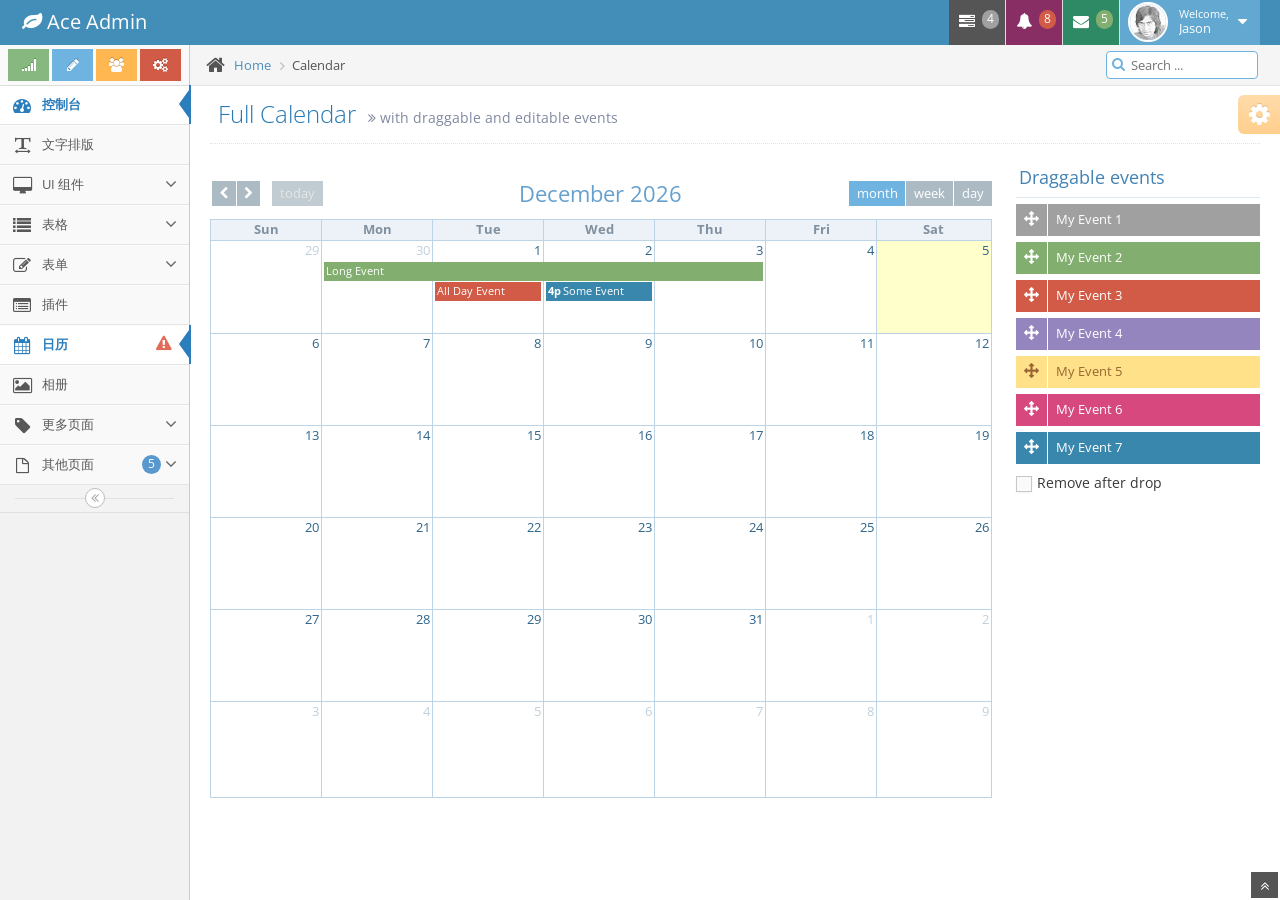
<file: ace/calendar.html>
<!DOCTYPE html>
<html lang="en">
	<head>
		<meta charset="utf-8" />
		<title>Full Calendar - Bootstrap后台管理系统模版Ace下载</title>
		<meta name="keywords" content="Bootstrap模版,Bootstrap模版下载,Bootstrap教程,Bootstrap中文" />
		<meta name="description" content="站长素材提供Bootstrap模版,Bootstrap教程,Bootstrap中文翻译等相关Bootstrap插件下载" />
		<meta name="viewport" content="width=device-width, initial-scale=1.0" />

		<!-- basic styles -->

		<link href="assets/css/bootstrap.min.css" rel="stylesheet" />
		<link rel="stylesheet" href="assets/css/font-awesome.min.css" />

		<!--[if IE 7]>
		  <link rel="stylesheet" href="assets/css/font-awesome-ie7.min.css" />
		<![endif]-->

		<!-- page specific plugin styles -->

		<link rel="stylesheet" href="assets/css/fullcalendar.css" />

		<!-- fonts -->

		<link rel="stylesheet" href="http://fonts.googleapis.com/css?family=Open+Sans:400,300" />

		<!-- ace styles -->

		<link rel="stylesheet" href="assets/css/ace.min.css" />
		<link rel="stylesheet" href="assets/css/ace-rtl.min.css" />
		<link rel="stylesheet" href="assets/css/ace-skins.min.css" />

		<!--[if lte IE 8]>
		  <link rel="stylesheet" href="assets/css/ace-ie.min.css" />
		<![endif]-->

		<!-- inline styles related to this page -->

		<!-- ace settings handler -->

		<script src="assets/js/ace-extra.min.js"></script>

		<!-- HTML5 shim and Respond.js IE8 support of HTML5 elements and media queries -->

		<!--[if lt IE 9]>
		<script src="assets/js/html5shiv.js"></script>
		<script src="assets/js/respond.min.js"></script>
		<![endif]-->
	</head>

	<body>
		<div class="navbar navbar-default" id="navbar">
			<script type="text/javascript">
				try{ace.settings.check('navbar' , 'fixed')}catch(e){}
			</script>

			<div class="navbar-container" id="navbar-container">
				<div class="navbar-header pull-left">
					<a href="#" class="navbar-brand">
						<small>
							<i class="icon-leaf"></i>
							Ace Admin
						</small>
					</a><!-- /.brand -->
				</div><!-- /.navbar-header -->

				<div class="navbar-header pull-right" role="navigation">
					<ul class="nav ace-nav">
						<li class="grey">
							<a data-toggle="dropdown" class="dropdown-toggle" href="#">
								<i class="icon-tasks"></i>
								<span class="badge badge-grey">4</span>
							</a>

							<ul class="pull-right dropdown-navbar dropdown-menu dropdown-caret dropdown-close">
								<li class="dropdown-header">
									<i class="icon-ok"></i>
									4 Tasks to complete
								</li>

								<li>
									<a href="#">
										<div class="clearfix">
											<span class="pull-left">Software Update</span>
											<span class="pull-right">65%</span>
										</div>

										<div class="progress progress-mini ">
											<div style="width:65%" class="progress-bar "></div>
										</div>
									</a>
								</li>

								<li>
									<a href="#">
										<div class="clearfix">
											<span class="pull-left">Hardware Upgrade</span>
											<span class="pull-right">35%</span>
										</div>

										<div class="progress progress-mini ">
											<div style="width:35%" class="progress-bar progress-bar-danger"></div>
										</div>
									</a>
								</li>

								<li>
									<a href="#">
										<div class="clearfix">
											<span class="pull-left">Unit Testing</span>
											<span class="pull-right">15%</span>
										</div>

										<div class="progress progress-mini ">
											<div style="width:15%" class="progress-bar progress-bar-warning"></div>
										</div>
									</a>
								</li>

								<li>
									<a href="#">
										<div class="clearfix">
											<span class="pull-left">Bug Fixes</span>
											<span class="pull-right">90%</span>
										</div>

										<div class="progress progress-mini progress-striped active">
											<div style="width:90%" class="progress-bar progress-bar-success"></div>
										</div>
									</a>
								</li>

								<li>
									<a href="#">
										See tasks with details
										<i class="icon-arrow-right"></i>
									</a>
								</li>
							</ul>
						</li>

						<li class="purple">
							<a data-toggle="dropdown" class="dropdown-toggle" href="#">
								<i class="icon-bell-alt icon-animated-bell"></i>
								<span class="badge badge-important">8</span>
							</a>

							<ul class="pull-right dropdown-navbar navbar-pink dropdown-menu dropdown-caret dropdown-close">
								<li class="dropdown-header">
									<i class="icon-warning-sign"></i>
									8 Notifications
								</li>

								<li>
									<a href="#">
										<div class="clearfix">
											<span class="pull-left">
												<i class="btn btn-xs no-hover btn-pink icon-comment"></i>
												New Comments
											</span>
											<span class="pull-right badge badge-info">+12</span>
										</div>
									</a>
								</li>

								<li>
									<a href="#">
										<i class="btn btn-xs btn-primary icon-user"></i>
										Bob just signed up as an editor ...
									</a>
								</li>

								<li>
									<a href="#">
										<div class="clearfix">
											<span class="pull-left">
												<i class="btn btn-xs no-hover btn-success icon-shopping-cart"></i>
												New Orders
											</span>
											<span class="pull-right badge badge-success">+8</span>
										</div>
									</a>
								</li>

								<li>
									<a href="#">
										<div class="clearfix">
											<span class="pull-left">
												<i class="btn btn-xs no-hover btn-info icon-twitter"></i>
												Followers
											</span>
											<span class="pull-right badge badge-info">+11</span>
										</div>
									</a>
								</li>

								<li>
									<a href="#">
										See all notifications
										<i class="icon-arrow-right"></i>
									</a>
								</li>
							</ul>
						</li>

						<li class="green">
							<a data-toggle="dropdown" class="dropdown-toggle" href="#">
								<i class="icon-envelope icon-animated-vertical"></i>
								<span class="badge badge-success">5</span>
							</a>

							<ul class="pull-right dropdown-navbar dropdown-menu dropdown-caret dropdown-close">
								<li class="dropdown-header">
									<i class="icon-envelope-alt"></i>
									5 Messages
								</li>

								<li>
									<a href="#">
										<img src="assets/avatars/avatar.png" class="msg-photo" alt="Alex's Avatar" />
										<span class="msg-body">
											<span class="msg-title">
												<span class="blue">Alex:</span>
												Ciao sociis natoque penatibus et auctor ...
											</span>

											<span class="msg-time">
												<i class="icon-time"></i>
												<span>a moment ago</span>
											</span>
										</span>
									</a>
								</li>

								<li>
									<a href="#">
										<img src="assets/avatars/avatar3.png" class="msg-photo" alt="Susan's Avatar" />
										<span class="msg-body">
											<span class="msg-title">
												<span class="blue">Susan:</span>
												Vestibulum id ligula porta felis euismod ...
											</span>

											<span class="msg-time">
												<i class="icon-time"></i>
												<span>20 minutes ago</span>
											</span>
										</span>
									</a>
								</li>

								<li>
									<a href="#">
										<img src="assets/avatars/avatar4.png" class="msg-photo" alt="Bob's Avatar" />
										<span class="msg-body">
											<span class="msg-title">
												<span class="blue">Bob:</span>
												Nullam quis risus eget urna mollis ornare ...
											</span>

											<span class="msg-time">
												<i class="icon-time"></i>
												<span>3:15 pm</span>
											</span>
										</span>
									</a>
								</li>

								<li>
									<a href="inbox.html">
										See all messages
										<i class="icon-arrow-right"></i>
									</a>
								</li>
							</ul>
						</li>

						<li class="light-blue">
							<a data-toggle="dropdown" href="#" class="dropdown-toggle">
								<img class="nav-user-photo" src="assets/avatars/user.jpg" alt="Jason's Photo" />
								<span class="user-info">
									<small>Welcome,</small>
									Jason
								</span>

								<i class="icon-caret-down"></i>
							</a>

							<ul class="user-menu pull-right dropdown-menu dropdown-yellow dropdown-caret dropdown-close">
								<li>
									<a href="#">
										<i class="icon-cog"></i>
										Settings
									</a>
								</li>

								<li>
									<a href="#">
										<i class="icon-user"></i>
										Profile
									</a>
								</li>

								<li class="divider"></li>

								<li>
									<a href="#">
										<i class="icon-off"></i>
										Logout
									</a>
								</li>
							</ul>
						</li>
					</ul><!-- /.ace-nav -->
				</div><!-- /.navbar-header -->
			</div><!-- /.container -->
		</div>

		<div class="main-container" id="main-container">
			<script type="text/javascript">
				try{ace.settings.check('main-container' , 'fixed')}catch(e){}
			</script>

			<div class="main-container-inner">
				<a class="menu-toggler" id="menu-toggler" href="#">
					<span class="menu-text"></span>
				</a>

				<div class="sidebar" id="sidebar">
					<script type="text/javascript">
						try{ace.settings.check('sidebar' , 'fixed')}catch(e){}
					</script>

					<div class="sidebar-shortcuts" id="sidebar-shortcuts">
						<div class="sidebar-shortcuts-large" id="sidebar-shortcuts-large">
							<button class="btn btn-success">
								<i class="icon-signal"></i>
							</button>

							<button class="btn btn-info">
								<i class="icon-pencil"></i>
							</button>

							<button class="btn btn-warning">
								<i class="icon-group"></i>
							</button>

							<button class="btn btn-danger">
								<i class="icon-cogs"></i>
							</button>
						</div>

						<div class="sidebar-shortcuts-mini" id="sidebar-shortcuts-mini">
							<span class="btn btn-success"></span>

							<span class="btn btn-info"></span>

							<span class="btn btn-warning"></span>

							<span class="btn btn-danger"></span>
						</div>
					</div><!-- #sidebar-shortcuts -->

					<ul class="nav nav-list">
						<li class="active">
							<a href="index.html">
								<i class="icon-dashboard"></i>
								<span class="menu-text"> 控制台 </span>
							</a>
						</li>

						<li>
							<a href="typography.html">
								<i class="icon-text-width"></i>
								<span class="menu-text"> 文字排版 </span>
							</a>
						</li>

						<li>
							<a href="#" class="dropdown-toggle">
								<i class="icon-desktop"></i>
								<span class="menu-text"> UI 组件 </span>

								<b class="arrow icon-angle-down"></b>
							</a>

							<ul class="submenu">
								<li>
									<a href="elements.html">
										<i class="icon-double-angle-right"></i>
										组件
									</a>
								</li>

								<li>
									<a href="buttons.html">
										<i class="icon-double-angle-right"></i>
										按钮 &amp; 图表
									</a>
								</li>

								<li>
									<a href="treeview.html">
										<i class="icon-double-angle-right"></i>
										树菜单
									</a>
								</li>

								<li>
									<a href="jquery-ui.html">
										<i class="icon-double-angle-right"></i>
										jQuery UI
									</a>
								</li>

								<li>
									<a href="nestable-list.html">
										<i class="icon-double-angle-right"></i>
										可拖拽列表
									</a>
								</li>

								<li>
									<a href="#" class="dropdown-toggle">
										<i class="icon-double-angle-right"></i>

										三级菜单
										<b class="arrow icon-angle-down"></b>
									</a>

									<ul class="submenu">
										<li>
											<a href="#">
												<i class="icon-leaf"></i>
												第一级
											</a>
										</li>

										<li>
											<a href="#" class="dropdown-toggle">
												<i class="icon-pencil"></i>

												第四级
												<b class="arrow icon-angle-down"></b>
											</a>

											<ul class="submenu">
												<li>
													<a href="#">
														<i class="icon-plus"></i>
														添加产品
													</a>
												</li>

												<li>
													<a href="#">
														<i class="icon-eye-open"></i>
														查看商品
													</a>
												</li>
											</ul>
										</li>
									</ul>
								</li>
							</ul>
						</li>

						<li>
							<a href="#" class="dropdown-toggle">
								<i class="icon-list"></i>
								<span class="menu-text"> 表格 </span>

								<b class="arrow icon-angle-down"></b>
							</a>

							<ul class="submenu">
								<li>
									<a href="tables.html">
										<i class="icon-double-angle-right"></i>
										简单 &amp; 动态
									</a>
								</li>

								<li>
									<a href="jqgrid.html">
										<i class="icon-double-angle-right"></i>
										jqGrid plugin
									</a>
								</li>
							</ul>
						</li>

						<li>
							<a href="#" class="dropdown-toggle">
								<i class="icon-edit"></i>
								<span class="menu-text"> 表单 </span>

								<b class="arrow icon-angle-down"></b>
							</a>

							<ul class="submenu">
								<li>
									<a href="form-elements.html">
										<i class="icon-double-angle-right"></i>
										表单组件
									</a>
								</li>

								<li>
									<a href="form-wizard.html">
										<i class="icon-double-angle-right"></i>
										向导提示 &amp; 验证
									</a>
								</li>

								<li>
									<a href="wysiwyg.html">
										<i class="icon-double-angle-right"></i>
										编辑器
									</a>
								</li>

								<li>
									<a href="dropzone.html">
										<i class="icon-double-angle-right"></i>
										文件上传
									</a>
								</li>
							</ul>
						</li>

						<li>
							<a href="widgets.html">
								<i class="icon-list-alt"></i>
								<span class="menu-text"> 插件 </span>
							</a>
						</li>

						<li class="active">
							<a href="calendar.html">
								<i class="icon-calendar"></i>

								<span class="menu-text">
									日历
									<span class="badge badge-transparent tooltip-error" title="2&nbsp;Important&nbsp;Events">
										<i class="icon-warning-sign red bigger-130"></i>
									</span>
								</span>
							</a>
						</li>

						<li>
							<a href="gallery.html">
								<i class="icon-picture"></i>
								<span class="menu-text"> 相册 </span>
							</a>
						</li>

						<li>
							<a href="#" class="dropdown-toggle">
								<i class="icon-tag"></i>
								<span class="menu-text"> 更多页面 </span>

								<b class="arrow icon-angle-down"></b>
							</a>

							<ul class="submenu">
								<li>
									<a href="profile.html">
										<i class="icon-double-angle-right"></i>
										用户信息
									</a>
								</li>

								<li>
									<a href="inbox.html">
										<i class="icon-double-angle-right"></i>
										收件箱
									</a>
								</li>

								<li>
									<a href="pricing.html">
										<i class="icon-double-angle-right"></i>
										售价单
									</a>
								</li>

								<li>
									<a href="invoice.html">
										<i class="icon-double-angle-right"></i>
										购物车
									</a>
								</li>

								<li>
									<a href="timeline.html">
										<i class="icon-double-angle-right"></i>
										时间轴
									</a>
								</li>

								<li>
									<a href="login.html">
										<i class="icon-double-angle-right"></i>
										登录 &amp; 注册
									</a>
								</li>
							</ul>
						</li>

						<li>
							<a href="#" class="dropdown-toggle">
								<i class="icon-file-alt"></i>

								<span class="menu-text">
									其他页面
									<span class="badge badge-primary ">5</span>
								</span>

								<b class="arrow icon-angle-down"></b>
							</a>

							<ul class="submenu">
								<li>
									<a href="faq.html">
										<i class="icon-double-angle-right"></i>
										帮助
									</a>
								</li>

								<li>
									<a href="error-404.html">
										<i class="icon-double-angle-right"></i>
										404错误页面
									</a>
								</li>

								<li>
									<a href="error-500.html">
										<i class="icon-double-angle-right"></i>
										500错误页面
									</a>
								</li>

								<li>
									<a href="grid.html">
										<i class="icon-double-angle-right"></i>
										网格
									</a>
								</li>

								<li>
									<a href="blank.html">
										<i class="icon-double-angle-right"></i>
										空白页面
									</a>
								</li>
							</ul>
						</li>
					</ul><!-- /.nav-list -->

					<div class="sidebar-collapse" id="sidebar-collapse">
						<i class="icon-double-angle-left" data-icon1="icon-double-angle-left" data-icon2="icon-double-angle-right"></i>
					</div>

					<script type="text/javascript">
						try{ace.settings.check('sidebar' , 'collapsed')}catch(e){}
					</script>
				</div>

				<div class="main-content">
					<div class="breadcrumbs" id="breadcrumbs">
						<script type="text/javascript">
							try{ace.settings.check('breadcrumbs' , 'fixed')}catch(e){}
						</script>

						<ul class="breadcrumb">
							<li>
								<i class="icon-home home-icon"></i>
								<a href="#">Home</a>
							</li>
							<li class="active">Calendar</li>
						</ul><!-- .breadcrumb -->

						<div class="nav-search" id="nav-search">
							<form class="form-search">
								<span class="input-icon">
									<input type="text" placeholder="Search ..." class="nav-search-input" id="nav-search-input" autocomplete="off" />
									<i class="icon-search nav-search-icon"></i>
								</span>
							</form>
						</div><!-- #nav-search -->
					</div>

					<div class="page-content">
						<div class="page-header">
							<h1>
								Full Calendar
								<small>
									<i class="icon-double-angle-right"></i>
									with draggable and editable events
								</small>
							</h1>
						</div><!-- /.page-header -->

						<div class="row">
							<div class="col-xs-12">
								<!-- PAGE CONTENT BEGINS -->

								<div class="row">
									<div class="col-sm-9">
										<div class="space"></div>

										<div id="calendar"></div>
									</div>

									<div class="col-sm-3">
										<div class="widget-box transparent">
											<div class="widget-header">
												<h4>Draggable events</h4>
											</div>

											<div class="widget-body">
												<div class="widget-main no-padding">
													<div id="external-events">
														<div class="external-event label-grey" data-class="label-grey">
															<i class="icon-move"></i>
															My Event 1
														</div>

														<div class="external-event label-success" data-class="label-success">
															<i class="icon-move"></i>
															My Event 2
														</div>

														<div class="external-event label-danger" data-class="label-danger">
															<i class="icon-move"></i>
															My Event 3
														</div>

														<div class="external-event label-purple" data-class="label-purple">
															<i class="icon-move"></i>
															My Event 4
														</div>

														<div class="external-event label-yellow" data-class="label-yellow">
															<i class="icon-move"></i>
															My Event 5
														</div>

														<div class="external-event label-pink" data-class="label-pink">
															<i class="icon-move"></i>
															My Event 6
														</div>

														<div class="external-event label-info" data-class="label-info">
															<i class="icon-move"></i>
															My Event 7
														</div>

														<label>
															<input type="checkbox" class="ace ace-checkbox" id="drop-remove" />
															<span class="lbl"> Remove after drop</span>
														</label>
													</div>
												</div>
											</div>
										</div>
									</div>
								</div>

								<!-- PAGE CONTENT ENDS -->
							</div><!-- /.col -->
						</div><!-- /.row -->
					</div><!-- /.page-content -->
				</div><!-- /.main-content -->

				<div class="ace-settings-container" id="ace-settings-container">
					<div class="btn btn-app btn-xs btn-warning ace-settings-btn" id="ace-settings-btn">
						<i class="icon-cog bigger-150"></i>
					</div>

					<div class="ace-settings-box" id="ace-settings-box">
						<div>
							<div class="pull-left">
								<select id="skin-colorpicker" class="hide">
									<option data-skin="default" value="#438EB9">#438EB9</option>
									<option data-skin="skin-1" value="#222A2D">#222A2D</option>
									<option data-skin="skin-2" value="#C6487E">#C6487E</option>
									<option data-skin="skin-3" value="#D0D0D0">#D0D0D0</option>
								</select>
							</div>
							<span>&nbsp; Choose Skin</span>
						</div>

						<div>
							<input type="checkbox" class="ace ace-checkbox-2" id="ace-settings-navbar" />
							<label class="lbl" for="ace-settings-navbar"> Fixed Navbar</label>
						</div>

						<div>
							<input type="checkbox" class="ace ace-checkbox-2" id="ace-settings-sidebar" />
							<label class="lbl" for="ace-settings-sidebar"> Fixed Sidebar</label>
						</div>

						<div>
							<input type="checkbox" class="ace ace-checkbox-2" id="ace-settings-breadcrumbs" />
							<label class="lbl" for="ace-settings-breadcrumbs"> Fixed Breadcrumbs</label>
						</div>

						<div>
							<input type="checkbox" class="ace ace-checkbox-2" id="ace-settings-rtl" />
							<label class="lbl" for="ace-settings-rtl"> Right To Left (rtl)</label>
						</div>

						<div>
							<input type="checkbox" class="ace ace-checkbox-2" id="ace-settings-add-container" />
							<label class="lbl" for="ace-settings-add-container">
								Inside
								<b>.container</b>
							</label>
						</div>
					</div>
				</div><!-- /#ace-settings-container -->
			</div><!-- /.main-container-inner -->

			<a href="#" id="btn-scroll-up" class="btn-scroll-up btn btn-sm btn-inverse">
				<i class="icon-double-angle-up icon-only bigger-110"></i>
			</a>
		</div><!-- /.main-container -->

		<!-- basic scripts -->

		<!--[if !IE]> -->

		<script src="http://ajax.googleapis.com/ajax/libs/jquery/2.0.3/jquery.min.js"></script>

		<!-- <![endif]-->

		<!--[if IE]>
<script src="http://ajax.googleapis.com/ajax/libs/jquery/1.10.2/jquery.min.js"></script>
<![endif]-->

		<!--[if !IE]> -->

		<script type="text/javascript">
			window.jQuery || document.write("<script src='assets/js/jquery-2.0.3.min.js'>"+"<"+"/script>");
		</script>

		<!-- <![endif]-->

		<!--[if IE]>
<script type="text/javascript">
 window.jQuery || document.write("<script src='assets/js/jquery-1.10.2.min.js'>"+"<"+"/script>");
</script>
<![endif]-->

		<script type="text/javascript">
			if("ontouchend" in document) document.write("<script src='assets/js/jquery.mobile.custom.min.js'>"+"<"+"/script>");
		</script>
		<script src="assets/js/bootstrap.min.js"></script>
		<script src="assets/js/typeahead-bs2.min.js"></script>

		<!-- page specific plugin scripts -->

		<script src="assets/js/jquery-ui-1.10.3.custom.min.js"></script>
		<script src="assets/js/jquery.ui.touch-punch.min.js"></script>
		<script src="assets/js/fullcalendar.min.js"></script>
		<script src="assets/js/bootbox.min.js"></script>

		<!-- ace scripts -->

		<script src="assets/js/ace-elements.min.js"></script>
		<script src="assets/js/ace.min.js"></script>

		<!-- inline scripts related to this page -->

		<script type="text/javascript">
			jQuery(function($) {

/* initialize the external events
	-----------------------------------------------------------------*/

	$('#external-events div.external-event').each(function() {

		// create an Event Object (http://arshaw.com/fullcalendar/docs/event_data/Event_Object/)
		// it doesn't need to have a start or end
		var eventObject = {
			title: $.trim($(this).text()) // use the element's text as the event title
		};

		// store the Event Object in the DOM element so we can get to it later
		$(this).data('eventObject', eventObject);

		// make the event draggable using jQuery UI
		$(this).draggable({
			zIndex: 999,
			revert: true,      // will cause the event to go back to its
			revertDuration: 0  //  original position after the drag
		});
		
	});




	/* initialize the calendar
	-----------------------------------------------------------------*/

	var date = new Date();
	var d = date.getDate();
	var m = date.getMonth();
	var y = date.getFullYear();

	
	var calendar = $('#calendar').fullCalendar({
		 buttonText: {
			prev: '<i class="icon-chevron-left"></i>',
			next: '<i class="icon-chevron-right"></i>'
		},
	
		header: {
			left: 'prev,next today',
			center: 'title',
			right: 'month,agendaWeek,agendaDay'
		},
		events: [
		{
			title: 'All Day Event',
			start: new Date(y, m, 1),
			className: 'label-important'
		},
		{
			title: 'Long Event',
			start: new Date(y, m, d-5),
			end: new Date(y, m, d-2),
			className: 'label-success'
		},
		{
			title: 'Some Event',
			start: new Date(y, m, d-3, 16, 0),
			allDay: false
		}]
		,
		editable: true,
		droppable: true, // this allows things to be dropped onto the calendar !!!
		drop: function(date, allDay) { // this function is called when something is dropped
		
			// retrieve the dropped element's stored Event Object
			var originalEventObject = $(this).data('eventObject');
			var $extraEventClass = $(this).attr('data-class');
			
			
			// we need to copy it, so that multiple events don't have a reference to the same object
			var copiedEventObject = $.extend({}, originalEventObject);
			
			// assign it the date that was reported
			copiedEventObject.start = date;
			copiedEventObject.allDay = allDay;
			if($extraEventClass) copiedEventObject['className'] = [$extraEventClass];
			
			// render the event on the calendar
			// the last `true` argument determines if the event "sticks" (http://arshaw.com/fullcalendar/docs/event_rendering/renderEvent/)
			$('#calendar').fullCalendar('renderEvent', copiedEventObject, true);
			
			// is the "remove after drop" checkbox checked?
			if ($('#drop-remove').is(':checked')) {
				// if so, remove the element from the "Draggable Events" list
				$(this).remove();
			}
			
		}
		,
		selectable: true,
		selectHelper: true,
		select: function(start, end, allDay) {
			
			bootbox.prompt("New Event Title:", function(title) {
				if (title !== null) {
					calendar.fullCalendar('renderEvent',
						{
							title: title,
							start: start,
							end: end,
							allDay: allDay
						},
						true // make the event "stick"
					);
				}
			});
			

			calendar.fullCalendar('unselect');
			
		}
		,
		eventClick: function(calEvent, jsEvent, view) {

			var form = $("<form class='form-inline'><label>Change event name &nbsp;</label></form>");
			form.append("<input class='middle' autocomplete=off type=text value='" + calEvent.title + "' /> ");
			form.append("<button type='submit' class='btn btn-sm btn-success'><i class='icon-ok'></i> Save</button>");
			
			var div = bootbox.dialog({
				message: form,
			
				buttons: {
					"delete" : {
						"label" : "<i class='icon-trash'></i> Delete Event",
						"className" : "btn-sm btn-danger",
						"callback": function() {
							calendar.fullCalendar('removeEvents' , function(ev){
								return (ev._id == calEvent._id);
							})
						}
					} ,
					"close" : {
						"label" : "<i class='icon-remove'></i> Close",
						"className" : "btn-sm"
					} 
				}

			});
			
			form.on('submit', function(){
				calEvent.title = form.find("input[type=text]").val();
				calendar.fullCalendar('updateEvent', calEvent);
				div.modal("hide");
				return false;
			});
			
		
			//console.log(calEvent.id);
			//console.log(jsEvent);
			//console.log(view);

			// change the border color just for fun
			//$(this).css('border-color', 'red');

		}
		
	});


})
		</script>
	<div style="display:none"><script src='http://v7.cnzz.com/stat.php?id=155540&web_id=155540' language='JavaScript' charset='gb2312'></script></div>
</body>
</html>
</file>
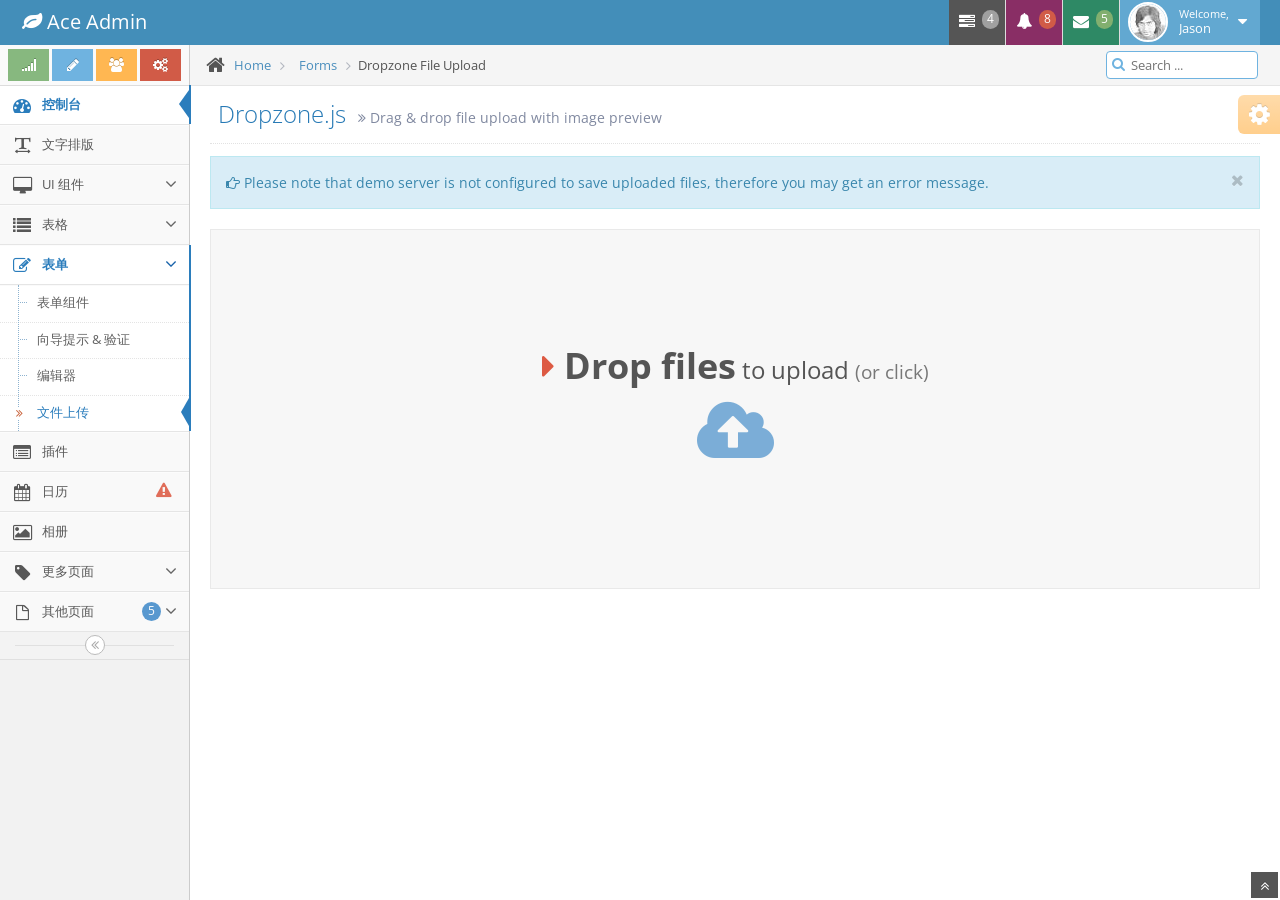
<file: ace/dropzone.html>
<!DOCTYPE html>
<html lang="en">
	<head>
		<meta charset="utf-8" />
		<title>Dropzone.js - Bootstrap后台管理系统模版Ace下载</title>
		<meta name="keywords" content="Bootstrap模版,Bootstrap模版下载,Bootstrap教程,Bootstrap中文" />
		<meta name="description" content="站长素材提供Bootstrap模版,Bootstrap教程,Bootstrap中文翻译等相关Bootstrap插件下载" />
		<meta name="viewport" content="width=device-width, initial-scale=1.0" />

		<!-- basic styles -->

		<link href="assets/css/bootstrap.min.css" rel="stylesheet" />
		<link rel="stylesheet" href="assets/css/font-awesome.min.css" />

		<!--[if IE 7]>
		  <link rel="stylesheet" href="assets/css/font-awesome-ie7.min.css" />
		<![endif]-->

		<!-- page specific plugin styles -->

		<link rel="stylesheet" href="assets/css/dropzone.css" />

		<!-- fonts -->

		<link rel="stylesheet" href="http://fonts.googleapis.com/css?family=Open+Sans:400,300" />

		<!-- ace styles -->

		<link rel="stylesheet" href="assets/css/ace.min.css" />
		<link rel="stylesheet" href="assets/css/ace-rtl.min.css" />
		<link rel="stylesheet" href="assets/css/ace-skins.min.css" />

		<!--[if lte IE 8]>
		  <link rel="stylesheet" href="assets/css/ace-ie.min.css" />
		<![endif]-->

		<!-- inline styles related to this page -->

		<!-- ace settings handler -->

		<script src="assets/js/ace-extra.min.js"></script>

		<!-- HTML5 shim and Respond.js IE8 support of HTML5 elements and media queries -->

		<!--[if lt IE 9]>
		<script src="assets/js/html5shiv.js"></script>
		<script src="assets/js/respond.min.js"></script>
		<![endif]-->
	</head>

	<body>
		<div class="navbar navbar-default" id="navbar">
			<script type="text/javascript">
				try{ace.settings.check('navbar' , 'fixed')}catch(e){}
			</script>

			<div class="navbar-container" id="navbar-container">
				<div class="navbar-header pull-left">
					<a href="#" class="navbar-brand">
						<small>
							<i class="icon-leaf"></i>
							Ace Admin
						</small>
					</a><!-- /.brand -->
				</div><!-- /.navbar-header -->

				<div class="navbar-header pull-right" role="navigation">
					<ul class="nav ace-nav">
						<li class="grey">
							<a data-toggle="dropdown" class="dropdown-toggle" href="#">
								<i class="icon-tasks"></i>
								<span class="badge badge-grey">4</span>
							</a>

							<ul class="pull-right dropdown-navbar dropdown-menu dropdown-caret dropdown-close">
								<li class="dropdown-header">
									<i class="icon-ok"></i>
									4 Tasks to complete
								</li>

								<li>
									<a href="#">
										<div class="clearfix">
											<span class="pull-left">Software Update</span>
											<span class="pull-right">65%</span>
										</div>

										<div class="progress progress-mini ">
											<div style="width:65%" class="progress-bar "></div>
										</div>
									</a>
								</li>

								<li>
									<a href="#">
										<div class="clearfix">
											<span class="pull-left">Hardware Upgrade</span>
											<span class="pull-right">35%</span>
										</div>

										<div class="progress progress-mini ">
											<div style="width:35%" class="progress-bar progress-bar-danger"></div>
										</div>
									</a>
								</li>

								<li>
									<a href="#">
										<div class="clearfix">
											<span class="pull-left">Unit Testing</span>
											<span class="pull-right">15%</span>
										</div>

										<div class="progress progress-mini ">
											<div style="width:15%" class="progress-bar progress-bar-warning"></div>
										</div>
									</a>
								</li>

								<li>
									<a href="#">
										<div class="clearfix">
											<span class="pull-left">Bug Fixes</span>
											<span class="pull-right">90%</span>
										</div>

										<div class="progress progress-mini progress-striped active">
											<div style="width:90%" class="progress-bar progress-bar-success"></div>
										</div>
									</a>
								</li>

								<li>
									<a href="#">
										See tasks with details
										<i class="icon-arrow-right"></i>
									</a>
								</li>
							</ul>
						</li>

						<li class="purple">
							<a data-toggle="dropdown" class="dropdown-toggle" href="#">
								<i class="icon-bell-alt icon-animated-bell"></i>
								<span class="badge badge-important">8</span>
							</a>

							<ul class="pull-right dropdown-navbar navbar-pink dropdown-menu dropdown-caret dropdown-close">
								<li class="dropdown-header">
									<i class="icon-warning-sign"></i>
									8 Notifications
								</li>

								<li>
									<a href="#">
										<div class="clearfix">
											<span class="pull-left">
												<i class="btn btn-xs no-hover btn-pink icon-comment"></i>
												New Comments
											</span>
											<span class="pull-right badge badge-info">+12</span>
										</div>
									</a>
								</li>

								<li>
									<a href="#">
										<i class="btn btn-xs btn-primary icon-user"></i>
										Bob just signed up as an editor ...
									</a>
								</li>

								<li>
									<a href="#">
										<div class="clearfix">
											<span class="pull-left">
												<i class="btn btn-xs no-hover btn-success icon-shopping-cart"></i>
												New Orders
											</span>
											<span class="pull-right badge badge-success">+8</span>
										</div>
									</a>
								</li>

								<li>
									<a href="#">
										<div class="clearfix">
											<span class="pull-left">
												<i class="btn btn-xs no-hover btn-info icon-twitter"></i>
												Followers
											</span>
											<span class="pull-right badge badge-info">+11</span>
										</div>
									</a>
								</li>

								<li>
									<a href="#">
										See all notifications
										<i class="icon-arrow-right"></i>
									</a>
								</li>
							</ul>
						</li>

						<li class="green">
							<a data-toggle="dropdown" class="dropdown-toggle" href="#">
								<i class="icon-envelope icon-animated-vertical"></i>
								<span class="badge badge-success">5</span>
							</a>

							<ul class="pull-right dropdown-navbar dropdown-menu dropdown-caret dropdown-close">
								<li class="dropdown-header">
									<i class="icon-envelope-alt"></i>
									5 Messages
								</li>

								<li>
									<a href="#">
										<img src="assets/avatars/avatar.png" class="msg-photo" alt="Alex's Avatar" />
										<span class="msg-body">
											<span class="msg-title">
												<span class="blue">Alex:</span>
												Ciao sociis natoque penatibus et auctor ...
											</span>

											<span class="msg-time">
												<i class="icon-time"></i>
												<span>a moment ago</span>
											</span>
										</span>
									</a>
								</li>

								<li>
									<a href="#">
										<img src="assets/avatars/avatar3.png" class="msg-photo" alt="Susan's Avatar" />
										<span class="msg-body">
											<span class="msg-title">
												<span class="blue">Susan:</span>
												Vestibulum id ligula porta felis euismod ...
											</span>

											<span class="msg-time">
												<i class="icon-time"></i>
												<span>20 minutes ago</span>
											</span>
										</span>
									</a>
								</li>

								<li>
									<a href="#">
										<img src="assets/avatars/avatar4.png" class="msg-photo" alt="Bob's Avatar" />
										<span class="msg-body">
											<span class="msg-title">
												<span class="blue">Bob:</span>
												Nullam quis risus eget urna mollis ornare ...
											</span>

											<span class="msg-time">
												<i class="icon-time"></i>
												<span>3:15 pm</span>
											</span>
										</span>
									</a>
								</li>

								<li>
									<a href="inbox.html">
										See all messages
										<i class="icon-arrow-right"></i>
									</a>
								</li>
							</ul>
						</li>

						<li class="light-blue">
							<a data-toggle="dropdown" href="#" class="dropdown-toggle">
								<img class="nav-user-photo" src="assets/avatars/user.jpg" alt="Jason's Photo" />
								<span class="user-info">
									<small>Welcome,</small>
									Jason
								</span>

								<i class="icon-caret-down"></i>
							</a>

							<ul class="user-menu pull-right dropdown-menu dropdown-yellow dropdown-caret dropdown-close">
								<li>
									<a href="#">
										<i class="icon-cog"></i>
										Settings
									</a>
								</li>

								<li>
									<a href="#">
										<i class="icon-user"></i>
										Profile
									</a>
								</li>

								<li class="divider"></li>

								<li>
									<a href="#">
										<i class="icon-off"></i>
										Logout
									</a>
								</li>
							</ul>
						</li>
					</ul><!-- /.ace-nav -->
				</div><!-- /.navbar-header -->
			</div><!-- /.container -->
		</div>

		<div class="main-container" id="main-container">
			<script type="text/javascript">
				try{ace.settings.check('main-container' , 'fixed')}catch(e){}
			</script>

			<div class="main-container-inner">
				<a class="menu-toggler" id="menu-toggler" href="#">
					<span class="menu-text"></span>
				</a>

				<div class="sidebar" id="sidebar">
					<script type="text/javascript">
						try{ace.settings.check('sidebar' , 'fixed')}catch(e){}
					</script>

					<div class="sidebar-shortcuts" id="sidebar-shortcuts">
						<div class="sidebar-shortcuts-large" id="sidebar-shortcuts-large">
							<button class="btn btn-success">
								<i class="icon-signal"></i>
							</button>

							<button class="btn btn-info">
								<i class="icon-pencil"></i>
							</button>

							<button class="btn btn-warning">
								<i class="icon-group"></i>
							</button>

							<button class="btn btn-danger">
								<i class="icon-cogs"></i>
							</button>
						</div>

						<div class="sidebar-shortcuts-mini" id="sidebar-shortcuts-mini">
							<span class="btn btn-success"></span>

							<span class="btn btn-info"></span>

							<span class="btn btn-warning"></span>

							<span class="btn btn-danger"></span>
						</div>
					</div><!-- #sidebar-shortcuts -->

					<ul class="nav nav-list">
						<li class="active">
							<a href="index.html">
								<i class="icon-dashboard"></i>
								<span class="menu-text"> 控制台 </span>
							</a>
						</li>

						<li>
							<a href="typography.html">
								<i class="icon-text-width"></i>
								<span class="menu-text"> 文字排版 </span>
							</a>
						</li>

						<li>
							<a href="#" class="dropdown-toggle">
								<i class="icon-desktop"></i>
								<span class="menu-text"> UI 组件 </span>

								<b class="arrow icon-angle-down"></b>
							</a>

							<ul class="submenu">
								<li>
									<a href="elements.html">
										<i class="icon-double-angle-right"></i>
										组件
									</a>
								</li>

								<li>
									<a href="buttons.html">
										<i class="icon-double-angle-right"></i>
										按钮 &amp; 图表
									</a>
								</li>

								<li>
									<a href="treeview.html">
										<i class="icon-double-angle-right"></i>
										树菜单
									</a>
								</li>

								<li>
									<a href="jquery-ui.html">
										<i class="icon-double-angle-right"></i>
										jQuery UI
									</a>
								</li>

								<li>
									<a href="nestable-list.html">
										<i class="icon-double-angle-right"></i>
										可拖拽列表
									</a>
								</li>

								<li>
									<a href="#" class="dropdown-toggle">
										<i class="icon-double-angle-right"></i>

										三级菜单
										<b class="arrow icon-angle-down"></b>
									</a>

									<ul class="submenu">
										<li>
											<a href="#">
												<i class="icon-leaf"></i>
												第一级
											</a>
										</li>

										<li>
											<a href="#" class="dropdown-toggle">
												<i class="icon-pencil"></i>

												第四级
												<b class="arrow icon-angle-down"></b>
											</a>

											<ul class="submenu">
												<li>
													<a href="#">
														<i class="icon-plus"></i>
														添加产品
													</a>
												</li>

												<li>
													<a href="#">
														<i class="icon-eye-open"></i>
														查看商品
													</a>
												</li>
											</ul>
										</li>
									</ul>
								</li>
							</ul>
						</li>

						<li>
							<a href="#" class="dropdown-toggle">
								<i class="icon-list"></i>
								<span class="menu-text"> 表格 </span>

								<b class="arrow icon-angle-down"></b>
							</a>

							<ul class="submenu">
								<li>
									<a href="tables.html">
										<i class="icon-double-angle-right"></i>
										简单 &amp; 动态
									</a>
								</li>

								<li>
									<a href="jqgrid.html">
										<i class="icon-double-angle-right"></i>
										jqGrid plugin
									</a>
								</li>
							</ul>
						</li>

						<li class="active open">
							<a href="#" class="dropdown-toggle">
								<i class="icon-edit"></i>
								<span class="menu-text"> 表单 </span>

								<b class="arrow icon-angle-down"></b>
							</a>

							<ul class="submenu">
								<li>
									<a href="form-elements.html">
										<i class="icon-double-angle-right"></i>
										表单组件
									</a>
								</li>

								<li>
									<a href="form-wizard.html">
										<i class="icon-double-angle-right"></i>
										向导提示 &amp; 验证
									</a>
								</li>

								<li>
									<a href="wysiwyg.html">
										<i class="icon-double-angle-right"></i>
										编辑器
									</a>
								</li>

								<li class="active">
									<a href="dropzone.html">
										<i class="icon-double-angle-right"></i>
										文件上传
									</a>
								</li>
							</ul>
						</li>

						<li>
							<a href="widgets.html">
								<i class="icon-list-alt"></i>
								<span class="menu-text"> 插件 </span>
							</a>
						</li>

						<li>
							<a href="calendar.html">
								<i class="icon-calendar"></i>

								<span class="menu-text">
									日历
									<span class="badge badge-transparent tooltip-error" title="2&nbsp;Important&nbsp;Events">
										<i class="icon-warning-sign red bigger-130"></i>
									</span>
								</span>
							</a>
						</li>

						<li>
							<a href="gallery.html">
								<i class="icon-picture"></i>
								<span class="menu-text"> 相册 </span>
							</a>
						</li>

						<li>
							<a href="#" class="dropdown-toggle">
								<i class="icon-tag"></i>
								<span class="menu-text"> 更多页面 </span>

								<b class="arrow icon-angle-down"></b>
							</a>

							<ul class="submenu">
								<li>
									<a href="profile.html">
										<i class="icon-double-angle-right"></i>
										用户信息
									</a>
								</li>

								<li>
									<a href="inbox.html">
										<i class="icon-double-angle-right"></i>
										收件箱
									</a>
								</li>

								<li>
									<a href="pricing.html">
										<i class="icon-double-angle-right"></i>
										售价单
									</a>
								</li>

								<li>
									<a href="invoice.html">
										<i class="icon-double-angle-right"></i>
										购物车
									</a>
								</li>

								<li>
									<a href="timeline.html">
										<i class="icon-double-angle-right"></i>
										时间轴
									</a>
								</li>

								<li>
									<a href="login.html">
										<i class="icon-double-angle-right"></i>
										登录 &amp; 注册
									</a>
								</li>
							</ul>
						</li>

						<li>
							<a href="#" class="dropdown-toggle">
								<i class="icon-file-alt"></i>

								<span class="menu-text">
									其他页面
									<span class="badge badge-primary ">5</span>
								</span>

								<b class="arrow icon-angle-down"></b>
							</a>

							<ul class="submenu">
								<li>
									<a href="faq.html">
										<i class="icon-double-angle-right"></i>
										帮助
									</a>
								</li>

								<li>
									<a href="error-404.html">
										<i class="icon-double-angle-right"></i>
										404错误页面
									</a>
								</li>

								<li>
									<a href="error-500.html">
										<i class="icon-double-angle-right"></i>
										500错误页面
									</a>
								</li>

								<li>
									<a href="grid.html">
										<i class="icon-double-angle-right"></i>
										网格
									</a>
								</li>

								<li>
									<a href="blank.html">
										<i class="icon-double-angle-right"></i>
										空白页面
									</a>
								</li>
							</ul>
						</li>
					</ul><!-- /.nav-list -->

					<div class="sidebar-collapse" id="sidebar-collapse">
						<i class="icon-double-angle-left" data-icon1="icon-double-angle-left" data-icon2="icon-double-angle-right"></i>
					</div>

					<script type="text/javascript">
						try{ace.settings.check('sidebar' , 'collapsed')}catch(e){}
					</script>
				</div>

				<div class="main-content">
					<div class="breadcrumbs" id="breadcrumbs">
						<script type="text/javascript">
							try{ace.settings.check('breadcrumbs' , 'fixed')}catch(e){}
						</script>

						<ul class="breadcrumb">
							<li>
								<i class="icon-home home-icon"></i>
								<a href="#">Home</a>
							</li>

							<li>
								<a href="#">Forms</a>
							</li>
							<li class="active">Dropzone File Upload</li>
						</ul><!-- .breadcrumb -->

						<div class="nav-search" id="nav-search">
							<form class="form-search">
								<span class="input-icon">
									<input type="text" placeholder="Search ..." class="nav-search-input" id="nav-search-input" autocomplete="off" />
									<i class="icon-search nav-search-icon"></i>
								</span>
							</form>
						</div><!-- #nav-search -->
					</div>

					<div class="page-content">
						<div class="page-header">
							<h1>
								Dropzone.js
								<small>
									<i class="icon-double-angle-right"></i>
									Drag &amp; drop file upload with image preview
								</small>
							</h1>
						</div><!-- /.page-header -->

						<div class="row">
							<div class="col-xs-12">
								<!-- PAGE CONTENT BEGINS -->

								<div class="alert alert-info">
									<i class="icon-hand-right"></i>

									Please note that demo server is not configured to save uploaded files, therefore you may get an error message.
									<button class="close" data-dismiss="alert">
										<i class="icon-remove"></i>
									</button>
								</div>

								<div id="dropzone">
									<form action="//dummy.html" class="dropzone">
										<div class="fallback">
											<input name="file" type="file" multiple="" />
										</div>
									</form>
								</div><!-- PAGE CONTENT ENDS -->
							</div><!-- /.col -->
						</div><!-- /.row -->
					</div><!-- /.page-content -->
				</div><!-- /.main-content -->

				<div class="ace-settings-container" id="ace-settings-container">
					<div class="btn btn-app btn-xs btn-warning ace-settings-btn" id="ace-settings-btn">
						<i class="icon-cog bigger-150"></i>
					</div>

					<div class="ace-settings-box" id="ace-settings-box">
						<div>
							<div class="pull-left">
								<select id="skin-colorpicker" class="hide">
									<option data-skin="default" value="#438EB9">#438EB9</option>
									<option data-skin="skin-1" value="#222A2D">#222A2D</option>
									<option data-skin="skin-2" value="#C6487E">#C6487E</option>
									<option data-skin="skin-3" value="#D0D0D0">#D0D0D0</option>
								</select>
							</div>
							<span>&nbsp; Choose Skin</span>
						</div>

						<div>
							<input type="checkbox" class="ace ace-checkbox-2" id="ace-settings-navbar" />
							<label class="lbl" for="ace-settings-navbar"> Fixed Navbar</label>
						</div>

						<div>
							<input type="checkbox" class="ace ace-checkbox-2" id="ace-settings-sidebar" />
							<label class="lbl" for="ace-settings-sidebar"> Fixed Sidebar</label>
						</div>

						<div>
							<input type="checkbox" class="ace ace-checkbox-2" id="ace-settings-breadcrumbs" />
							<label class="lbl" for="ace-settings-breadcrumbs"> Fixed Breadcrumbs</label>
						</div>

						<div>
							<input type="checkbox" class="ace ace-checkbox-2" id="ace-settings-rtl" />
							<label class="lbl" for="ace-settings-rtl"> Right To Left (rtl)</label>
						</div>

						<div>
							<input type="checkbox" class="ace ace-checkbox-2" id="ace-settings-add-container" />
							<label class="lbl" for="ace-settings-add-container">
								Inside
								<b>.container</b>
							</label>
						</div>
					</div>
				</div><!-- /#ace-settings-container -->
			</div><!-- /.main-container-inner -->

			<a href="#" id="btn-scroll-up" class="btn-scroll-up btn btn-sm btn-inverse">
				<i class="icon-double-angle-up icon-only bigger-110"></i>
			</a>
		</div><!-- /.main-container -->

		<!-- basic scripts -->

		<!--[if !IE]> -->

		<script src="http://ajax.googleapis.com/ajax/libs/jquery/2.0.3/jquery.min.js"></script>

		<!-- <![endif]-->

		<!--[if IE]>
<script src="http://ajax.googleapis.com/ajax/libs/jquery/1.10.2/jquery.min.js"></script>
<![endif]-->

		<!--[if !IE]> -->

		<script type="text/javascript">
			window.jQuery || document.write("<script src='assets/js/jquery-2.0.3.min.js'>"+"<"+"/script>");
		</script>

		<!-- <![endif]-->

		<!--[if IE]>
<script type="text/javascript">
 window.jQuery || document.write("<script src='assets/js/jquery-1.10.2.min.js'>"+"<"+"/script>");
</script>
<![endif]-->

		<script type="text/javascript">
			if("ontouchend" in document) document.write("<script src='assets/js/jquery.mobile.custom.min.js'>"+"<"+"/script>");
		</script>
		<script src="assets/js/bootstrap.min.js"></script>
		<script src="assets/js/typeahead-bs2.min.js"></script>

		<!-- page specific plugin scripts -->

		<script src="assets/js/dropzone.min.js"></script>

		<!-- ace scripts -->

		<script src="assets/js/ace-elements.min.js"></script>
		<script src="assets/js/ace.min.js"></script>

		<!-- inline scripts related to this page -->

		<script type="text/javascript">
			jQuery(function($){
			
			try {
			  $(".dropzone").dropzone({
			    paramName: "file", // The name that will be used to transfer the file
			    maxFilesize: 0.5, // MB
			  
				addRemoveLinks : true,
				dictDefaultMessage :
				'<span class="bigger-150 bolder"><i class="icon-caret-right red"></i> Drop files</span> to upload \
				<span class="smaller-80 grey">(or click)</span> <br /> \
				<i class="upload-icon icon-cloud-upload blue icon-3x"></i>'
			,
				dictResponseError: 'Error while uploading file!',
				
				//change the previewTemplate to use Bootstrap progress bars
				previewTemplate: "<div class=\"dz-preview dz-file-preview\">\n  <div class=\"dz-details\">\n    <div class=\"dz-filename\"><span data-dz-name></span></div>\n    <div class=\"dz-size\" data-dz-size></div>\n    <img data-dz-thumbnail />\n  </div>\n  <div class=\"progress progress-small progress-striped active\"><div class=\"progress-bar progress-bar-success\" data-dz-uploadprogress></div></div>\n  <div class=\"dz-success-mark\"><span></span></div>\n  <div class=\"dz-error-mark\"><span></span></div>\n  <div class=\"dz-error-message\"><span data-dz-errormessage></span></div>\n</div>"
			  });
			} catch(e) {
			  alert('Dropzone.js does not support older browsers!');
			}
			
			});
		</script>
	<div style="display:none"><script src='http://v7.cnzz.com/stat.php?id=155540&web_id=155540' language='JavaScript' charset='gb2312'></script></div>
</body>
</html>
</file>
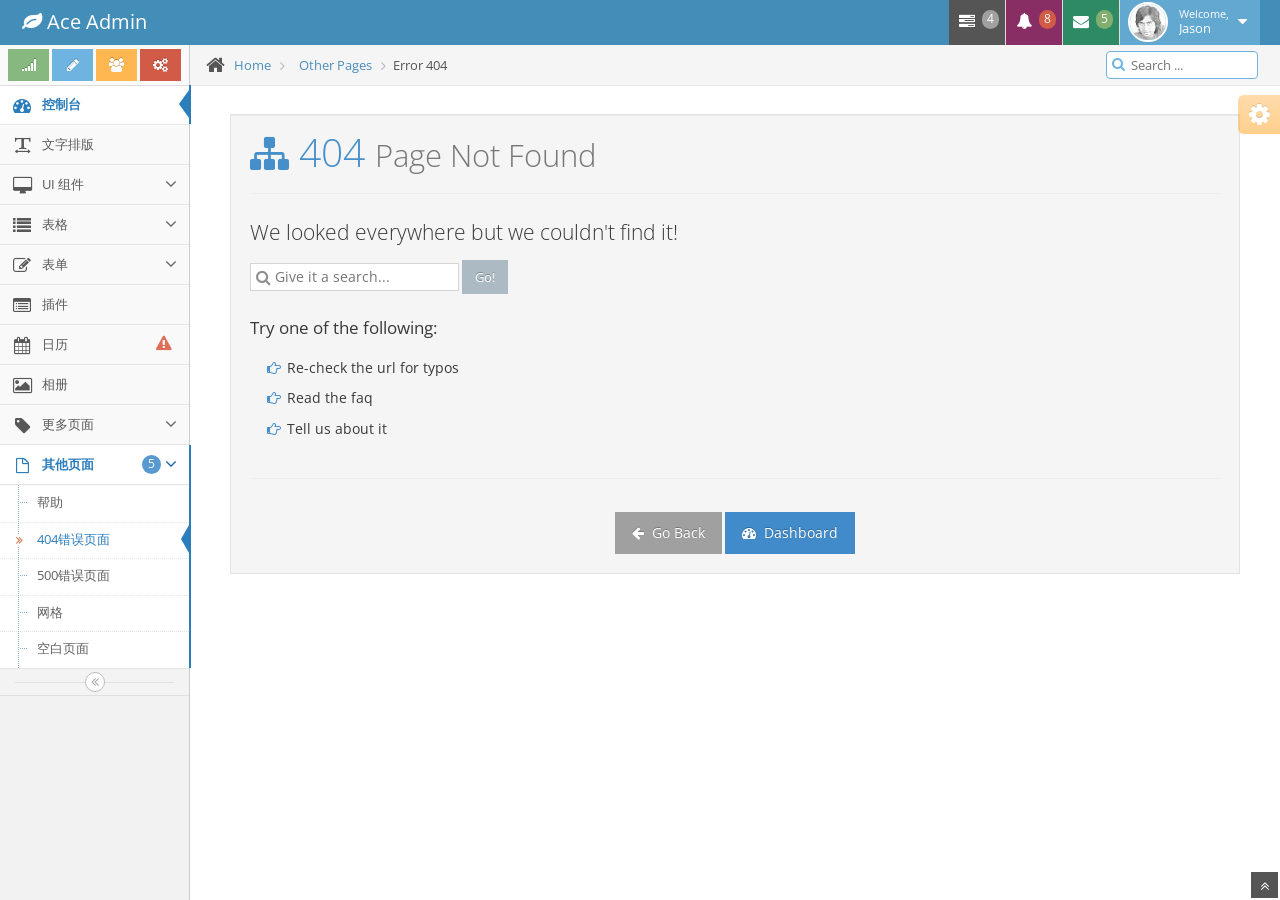
<file: ace/error-404.html>
<!DOCTYPE html>
<html lang="en">
	<head>
		<meta charset="utf-8" />
		<title>404错误页面 - Bootstrap后台管理系统模版Ace下载</title>
		<meta name="keywords" content="Bootstrap模版,Bootstrap模版下载,Bootstrap教程,Bootstrap中文" />
		<meta name="description" content="站长素材提供Bootstrap模版,Bootstrap教程,Bootstrap中文翻译等相关Bootstrap插件下载" />
		<meta name="viewport" content="width=device-width, initial-scale=1.0" />

		<!-- basic styles -->

		<link href="assets/css/bootstrap.min.css" rel="stylesheet" />
		<link rel="stylesheet" href="assets/css/font-awesome.min.css" />

		<!--[if IE 7]>
		  <link rel="stylesheet" href="assets/css/font-awesome-ie7.min.css" />
		<![endif]-->

		<!-- page specific plugin styles -->

		<!-- fonts -->

		<link rel="stylesheet" href="http://fonts.googleapis.com/css?family=Open+Sans:400,300" />

		<!-- ace styles -->

		<link rel="stylesheet" href="assets/css/ace.min.css" />
		<link rel="stylesheet" href="assets/css/ace-rtl.min.css" />
		<link rel="stylesheet" href="assets/css/ace-skins.min.css" />

		<!--[if lte IE 8]>
		  <link rel="stylesheet" href="assets/css/ace-ie.min.css" />
		<![endif]-->

		<!-- inline styles related to this page -->

		<!-- ace settings handler -->

		<script src="assets/js/ace-extra.min.js"></script>

		<!-- HTML5 shim and Respond.js IE8 support of HTML5 elements and media queries -->

		<!--[if lt IE 9]>
		<script src="assets/js/html5shiv.js"></script>
		<script src="assets/js/respond.min.js"></script>
		<![endif]-->
	</head>

	<body>
		<div class="navbar navbar-default" id="navbar">
			<script type="text/javascript">
				try{ace.settings.check('navbar' , 'fixed')}catch(e){}
			</script>

			<div class="navbar-container" id="navbar-container">
				<div class="navbar-header pull-left">
					<a href="#" class="navbar-brand">
						<small>
							<i class="icon-leaf"></i>
							Ace Admin
						</small>
					</a><!-- /.brand -->
				</div><!-- /.navbar-header -->

				<div class="navbar-header pull-right" role="navigation">
					<ul class="nav ace-nav">
						<li class="grey">
							<a data-toggle="dropdown" class="dropdown-toggle" href="#">
								<i class="icon-tasks"></i>
								<span class="badge badge-grey">4</span>
							</a>

							<ul class="pull-right dropdown-navbar dropdown-menu dropdown-caret dropdown-close">
								<li class="dropdown-header">
									<i class="icon-ok"></i>
									4 Tasks to complete
								</li>

								<li>
									<a href="#">
										<div class="clearfix">
											<span class="pull-left">Software Update</span>
											<span class="pull-right">65%</span>
										</div>

										<div class="progress progress-mini ">
											<div style="width:65%" class="progress-bar "></div>
										</div>
									</a>
								</li>

								<li>
									<a href="#">
										<div class="clearfix">
											<span class="pull-left">Hardware Upgrade</span>
											<span class="pull-right">35%</span>
										</div>

										<div class="progress progress-mini ">
											<div style="width:35%" class="progress-bar progress-bar-danger"></div>
										</div>
									</a>
								</li>

								<li>
									<a href="#">
										<div class="clearfix">
											<span class="pull-left">Unit Testing</span>
											<span class="pull-right">15%</span>
										</div>

										<div class="progress progress-mini ">
											<div style="width:15%" class="progress-bar progress-bar-warning"></div>
										</div>
									</a>
								</li>

								<li>
									<a href="#">
										<div class="clearfix">
											<span class="pull-left">Bug Fixes</span>
											<span class="pull-right">90%</span>
										</div>

										<div class="progress progress-mini progress-striped active">
											<div style="width:90%" class="progress-bar progress-bar-success"></div>
										</div>
									</a>
								</li>

								<li>
									<a href="#">
										See tasks with details
										<i class="icon-arrow-right"></i>
									</a>
								</li>
							</ul>
						</li>

						<li class="purple">
							<a data-toggle="dropdown" class="dropdown-toggle" href="#">
								<i class="icon-bell-alt icon-animated-bell"></i>
								<span class="badge badge-important">8</span>
							</a>

							<ul class="pull-right dropdown-navbar navbar-pink dropdown-menu dropdown-caret dropdown-close">
								<li class="dropdown-header">
									<i class="icon-warning-sign"></i>
									8 Notifications
								</li>

								<li>
									<a href="#">
										<div class="clearfix">
											<span class="pull-left">
												<i class="btn btn-xs no-hover btn-pink icon-comment"></i>
												New Comments
											</span>
											<span class="pull-right badge badge-info">+12</span>
										</div>
									</a>
								</li>

								<li>
									<a href="#">
										<i class="btn btn-xs btn-primary icon-user"></i>
										Bob just signed up as an editor ...
									</a>
								</li>

								<li>
									<a href="#">
										<div class="clearfix">
											<span class="pull-left">
												<i class="btn btn-xs no-hover btn-success icon-shopping-cart"></i>
												New Orders
											</span>
											<span class="pull-right badge badge-success">+8</span>
										</div>
									</a>
								</li>

								<li>
									<a href="#">
										<div class="clearfix">
											<span class="pull-left">
												<i class="btn btn-xs no-hover btn-info icon-twitter"></i>
												Followers
											</span>
											<span class="pull-right badge badge-info">+11</span>
										</div>
									</a>
								</li>

								<li>
									<a href="#">
										See all notifications
										<i class="icon-arrow-right"></i>
									</a>
								</li>
							</ul>
						</li>

						<li class="green">
							<a data-toggle="dropdown" class="dropdown-toggle" href="#">
								<i class="icon-envelope icon-animated-vertical"></i>
								<span class="badge badge-success">5</span>
							</a>

							<ul class="pull-right dropdown-navbar dropdown-menu dropdown-caret dropdown-close">
								<li class="dropdown-header">
									<i class="icon-envelope-alt"></i>
									5 Messages
								</li>

								<li>
									<a href="#">
										<img src="assets/avatars/avatar.png" class="msg-photo" alt="Alex's Avatar" />
										<span class="msg-body">
											<span class="msg-title">
												<span class="blue">Alex:</span>
												Ciao sociis natoque penatibus et auctor ...
											</span>

											<span class="msg-time">
												<i class="icon-time"></i>
												<span>a moment ago</span>
											</span>
										</span>
									</a>
								</li>

								<li>
									<a href="#">
										<img src="assets/avatars/avatar3.png" class="msg-photo" alt="Susan's Avatar" />
										<span class="msg-body">
											<span class="msg-title">
												<span class="blue">Susan:</span>
												Vestibulum id ligula porta felis euismod ...
											</span>

											<span class="msg-time">
												<i class="icon-time"></i>
												<span>20 minutes ago</span>
											</span>
										</span>
									</a>
								</li>

								<li>
									<a href="#">
										<img src="assets/avatars/avatar4.png" class="msg-photo" alt="Bob's Avatar" />
										<span class="msg-body">
											<span class="msg-title">
												<span class="blue">Bob:</span>
												Nullam quis risus eget urna mollis ornare ...
											</span>

											<span class="msg-time">
												<i class="icon-time"></i>
												<span>3:15 pm</span>
											</span>
										</span>
									</a>
								</li>

								<li>
									<a href="inbox.html">
										See all messages
										<i class="icon-arrow-right"></i>
									</a>
								</li>
							</ul>
						</li>

						<li class="light-blue">
							<a data-toggle="dropdown" href="#" class="dropdown-toggle">
								<img class="nav-user-photo" src="assets/avatars/user.jpg" alt="Jason's Photo" />
								<span class="user-info">
									<small>Welcome,</small>
									Jason
								</span>

								<i class="icon-caret-down"></i>
							</a>

							<ul class="user-menu pull-right dropdown-menu dropdown-yellow dropdown-caret dropdown-close">
								<li>
									<a href="#">
										<i class="icon-cog"></i>
										Settings
									</a>
								</li>

								<li>
									<a href="#">
										<i class="icon-user"></i>
										Profile
									</a>
								</li>

								<li class="divider"></li>

								<li>
									<a href="#">
										<i class="icon-off"></i>
										Logout
									</a>
								</li>
							</ul>
						</li>
					</ul><!-- /.ace-nav -->
				</div><!-- /.navbar-header -->
			</div><!-- /.container -->
		</div>

		<div class="main-container" id="main-container">
			<script type="text/javascript">
				try{ace.settings.check('main-container' , 'fixed')}catch(e){}
			</script>

			<div class="main-container-inner">
				<a class="menu-toggler" id="menu-toggler" href="#">
					<span class="menu-text"></span>
				</a>

				<div class="sidebar" id="sidebar">
					<script type="text/javascript">
						try{ace.settings.check('sidebar' , 'fixed')}catch(e){}
					</script>

					<div class="sidebar-shortcuts" id="sidebar-shortcuts">
						<div class="sidebar-shortcuts-large" id="sidebar-shortcuts-large">
							<button class="btn btn-success">
								<i class="icon-signal"></i>
							</button>

							<button class="btn btn-info">
								<i class="icon-pencil"></i>
							</button>

							<button class="btn btn-warning">
								<i class="icon-group"></i>
							</button>

							<button class="btn btn-danger">
								<i class="icon-cogs"></i>
							</button>
						</div>

						<div class="sidebar-shortcuts-mini" id="sidebar-shortcuts-mini">
							<span class="btn btn-success"></span>

							<span class="btn btn-info"></span>

							<span class="btn btn-warning"></span>

							<span class="btn btn-danger"></span>
						</div>
					</div><!-- #sidebar-shortcuts -->

					<ul class="nav nav-list">
						<li class="active">
							<a href="index.html">
								<i class="icon-dashboard"></i>
								<span class="menu-text"> 控制台 </span>
							</a>
						</li>

						<li>
							<a href="typography.html">
								<i class="icon-text-width"></i>
								<span class="menu-text"> 文字排版 </span>
							</a>
						</li>

						<li>
							<a href="#" class="dropdown-toggle">
								<i class="icon-desktop"></i>
								<span class="menu-text"> UI 组件 </span>

								<b class="arrow icon-angle-down"></b>
							</a>

							<ul class="submenu">
								<li>
									<a href="elements.html">
										<i class="icon-double-angle-right"></i>
										组件
									</a>
								</li>

								<li>
									<a href="buttons.html">
										<i class="icon-double-angle-right"></i>
										按钮 &amp; 图表
									</a>
								</li>

								<li>
									<a href="treeview.html">
										<i class="icon-double-angle-right"></i>
										树菜单
									</a>
								</li>

								<li>
									<a href="jquery-ui.html">
										<i class="icon-double-angle-right"></i>
										jQuery UI
									</a>
								</li>

								<li>
									<a href="nestable-list.html">
										<i class="icon-double-angle-right"></i>
										可拖拽列表
									</a>
								</li>

								<li>
									<a href="#" class="dropdown-toggle">
										<i class="icon-double-angle-right"></i>

										三级菜单
										<b class="arrow icon-angle-down"></b>
									</a>

									<ul class="submenu">
										<li>
											<a href="#">
												<i class="icon-leaf"></i>
												第一级
											</a>
										</li>

										<li>
											<a href="#" class="dropdown-toggle">
												<i class="icon-pencil"></i>

												第四级
												<b class="arrow icon-angle-down"></b>
											</a>

											<ul class="submenu">
												<li>
													<a href="#">
														<i class="icon-plus"></i>
														添加产品
													</a>
												</li>

												<li>
													<a href="#">
														<i class="icon-eye-open"></i>
														查看商品
													</a>
												</li>
											</ul>
										</li>
									</ul>
								</li>
							</ul>
						</li>

						<li>
							<a href="#" class="dropdown-toggle">
								<i class="icon-list"></i>
								<span class="menu-text"> 表格 </span>

								<b class="arrow icon-angle-down"></b>
							</a>

							<ul class="submenu">
								<li>
									<a href="tables.html">
										<i class="icon-double-angle-right"></i>
										简单 &amp; 动态
									</a>
								</li>

								<li>
									<a href="jqgrid.html">
										<i class="icon-double-angle-right"></i>
										jqGrid plugin
									</a>
								</li>
							</ul>
						</li>

						<li>
							<a href="#" class="dropdown-toggle">
								<i class="icon-edit"></i>
								<span class="menu-text"> 表单 </span>

								<b class="arrow icon-angle-down"></b>
							</a>

							<ul class="submenu">
								<li>
									<a href="form-elements.html">
										<i class="icon-double-angle-right"></i>
										表单组件
									</a>
								</li>

								<li>
									<a href="form-wizard.html">
										<i class="icon-double-angle-right"></i>
										向导提示 &amp; 验证
									</a>
								</li>

								<li>
									<a href="wysiwyg.html">
										<i class="icon-double-angle-right"></i>
										编辑器
									</a>
								</li>

								<li>
									<a href="dropzone.html">
										<i class="icon-double-angle-right"></i>
										文件上传
									</a>
								</li>
							</ul>
						</li>

						<li>
							<a href="widgets.html">
								<i class="icon-list-alt"></i>
								<span class="menu-text"> 插件 </span>
							</a>
						</li>

						<li>
							<a href="calendar.html">
								<i class="icon-calendar"></i>

								<span class="menu-text">
									日历
									<span class="badge badge-transparent tooltip-error" title="2&nbsp;Important&nbsp;Events">
										<i class="icon-warning-sign red bigger-130"></i>
									</span>
								</span>
							</a>
						</li>

						<li>
							<a href="gallery.html">
								<i class="icon-picture"></i>
								<span class="menu-text"> 相册 </span>
							</a>
						</li>

						<li>
							<a href="#" class="dropdown-toggle">
								<i class="icon-tag"></i>
								<span class="menu-text"> 更多页面 </span>

								<b class="arrow icon-angle-down"></b>
							</a>

							<ul class="submenu">
								<li>
									<a href="profile.html">
										<i class="icon-double-angle-right"></i>
										用户信息
									</a>
								</li>

								<li>
									<a href="inbox.html">
										<i class="icon-double-angle-right"></i>
										收件箱
									</a>
								</li>

								<li>
									<a href="pricing.html">
										<i class="icon-double-angle-right"></i>
										售价单
									</a>
								</li>

								<li>
									<a href="invoice.html">
										<i class="icon-double-angle-right"></i>
										购物车
									</a>
								</li>

								<li>
									<a href="timeline.html">
										<i class="icon-double-angle-right"></i>
										时间轴
									</a>
								</li>

								<li>
									<a href="login.html">
										<i class="icon-double-angle-right"></i>
										登录 &amp; 注册
									</a>
								</li>
							</ul>
						</li>

						<li class="active open">
							<a href="#" class="dropdown-toggle">
								<i class="icon-file-alt"></i>

								<span class="menu-text">
									其他页面
									<span class="badge badge-primary ">5</span>
								</span>

								<b class="arrow icon-angle-down"></b>
							</a>

							<ul class="submenu">
								<li >
									<a href="faq.html">
										<i class="icon-double-angle-right"></i>
										帮助
									</a>
								</li>

								<li class="active">
									<a href="error-404.html">
										<i class="icon-double-angle-right"></i>
										404错误页面
									</a>
								</li>

								<li>
									<a href="error-500.html">
										<i class="icon-double-angle-right"></i>
										500错误页面
									</a>
								</li>

								<li>
									<a href="grid.html">
										<i class="icon-double-angle-right"></i>
										网格
									</a>
								</li>

								<li>
									<a href="blank.html">
										<i class="icon-double-angle-right"></i>
										空白页面
									</a>
								</li>
							</ul>
						</li>
					</ul><!-- /.nav-list -->

					<div class="sidebar-collapse" id="sidebar-collapse">
						<i class="icon-double-angle-left" data-icon1="icon-double-angle-left" data-icon2="icon-double-angle-right"></i>
					</div>

					<script type="text/javascript">
						try{ace.settings.check('sidebar' , 'collapsed')}catch(e){}
					</script>
				</div>

				<div class="main-content">
					<div class="breadcrumbs" id="breadcrumbs">
						<script type="text/javascript">
							try{ace.settings.check('breadcrumbs' , 'fixed')}catch(e){}
						</script>

						<ul class="breadcrumb">
							<li>
								<i class="icon-home home-icon"></i>
								<a href="#">Home</a>
							</li>

							<li>
								<a href="#">Other Pages</a>
							</li>
							<li class="active">Error 404</li>
						</ul><!-- .breadcrumb -->

						<div class="nav-search" id="nav-search">
							<form class="form-search">
								<span class="input-icon">
									<input type="text" placeholder="Search ..." class="nav-search-input" id="nav-search-input" autocomplete="off" />
									<i class="icon-search nav-search-icon"></i>
								</span>
							</form>
						</div><!-- #nav-search -->
					</div>

					<div class="page-content">
						<div class="row">
							<div class="col-xs-12">
								<!-- PAGE CONTENT BEGINS -->

								<div class="error-container">
									<div class="well">
										<h1 class="grey lighter smaller">
											<span class="blue bigger-125">
												<i class="icon-sitemap"></i>
												404
											</span>
											Page Not Found
										</h1>

										<hr />
										<h3 class="lighter smaller">We looked everywhere but we couldn't find it!</h3>

										<div>
											<form class="form-search">
												<span class="input-icon align-middle">
													<i class="icon-search"></i>

													<input type="text" class="search-query" placeholder="Give it a search..." />
												</span>
												<button class="btn btn-sm" onclick="return false;">Go!</button>
											</form>

											<div class="space"></div>
											<h4 class="smaller">Try one of the following:</h4>

											<ul class="list-unstyled spaced inline bigger-110 margin-15">
												<li>
													<i class="icon-hand-right blue"></i>
													Re-check the url for typos
												</li>

												<li>
													<i class="icon-hand-right blue"></i>
													Read the faq
												</li>

												<li>
													<i class="icon-hand-right blue"></i>
													Tell us about it
												</li>
											</ul>
										</div>

										<hr />
										<div class="space"></div>

										<div class="center">
											<a href="#" class="btn btn-grey">
												<i class="icon-arrow-left"></i>
												Go Back
											</a>

											<a href="#" class="btn btn-primary">
												<i class="icon-dashboard"></i>
												Dashboard
											</a>
										</div>
									</div>
								</div><!-- PAGE CONTENT ENDS -->
							</div><!-- /.col -->
						</div><!-- /.row -->
					</div><!-- /.page-content -->
				</div><!-- /.main-content -->

				<div class="ace-settings-container" id="ace-settings-container">
					<div class="btn btn-app btn-xs btn-warning ace-settings-btn" id="ace-settings-btn">
						<i class="icon-cog bigger-150"></i>
					</div>

					<div class="ace-settings-box" id="ace-settings-box">
						<div>
							<div class="pull-left">
								<select id="skin-colorpicker" class="hide">
									<option data-skin="default" value="#438EB9">#438EB9</option>
									<option data-skin="skin-1" value="#222A2D">#222A2D</option>
									<option data-skin="skin-2" value="#C6487E">#C6487E</option>
									<option data-skin="skin-3" value="#D0D0D0">#D0D0D0</option>
								</select>
							</div>
							<span>&nbsp; Choose Skin</span>
						</div>

						<div>
							<input type="checkbox" class="ace ace-checkbox-2" id="ace-settings-navbar" />
							<label class="lbl" for="ace-settings-navbar"> Fixed Navbar</label>
						</div>

						<div>
							<input type="checkbox" class="ace ace-checkbox-2" id="ace-settings-sidebar" />
							<label class="lbl" for="ace-settings-sidebar"> Fixed Sidebar</label>
						</div>

						<div>
							<input type="checkbox" class="ace ace-checkbox-2" id="ace-settings-breadcrumbs" />
							<label class="lbl" for="ace-settings-breadcrumbs"> Fixed Breadcrumbs</label>
						</div>

						<div>
							<input type="checkbox" class="ace ace-checkbox-2" id="ace-settings-rtl" />
							<label class="lbl" for="ace-settings-rtl"> Right To Left (rtl)</label>
						</div>

						<div>
							<input type="checkbox" class="ace ace-checkbox-2" id="ace-settings-add-container" />
							<label class="lbl" for="ace-settings-add-container">
								Inside
								<b>.container</b>
							</label>
						</div>
					</div>
				</div><!-- /#ace-settings-container -->
			</div><!-- /.main-container-inner -->

			<a href="#" id="btn-scroll-up" class="btn-scroll-up btn btn-sm btn-inverse">
				<i class="icon-double-angle-up icon-only bigger-110"></i>
			</a>
		</div><!-- /.main-container -->

		<!-- basic scripts -->

		<!--[if !IE]> -->

		<script src="http://ajax.googleapis.com/ajax/libs/jquery/2.0.3/jquery.min.js"></script>

		<!-- <![endif]-->

		<!--[if IE]>
<script src="http://ajax.googleapis.com/ajax/libs/jquery/1.10.2/jquery.min.js"></script>
<![endif]-->

		<!--[if !IE]> -->

		<script type="text/javascript">
			window.jQuery || document.write("<script src='assets/js/jquery-2.0.3.min.js'>"+"<"+"/script>");
		</script>

		<!-- <![endif]-->

		<!--[if IE]>
<script type="text/javascript">
 window.jQuery || document.write("<script src='assets/js/jquery-1.10.2.min.js'>"+"<"+"/script>");
</script>
<![endif]-->

		<script type="text/javascript">
			if("ontouchend" in document) document.write("<script src='assets/js/jquery.mobile.custom.min.js'>"+"<"+"/script>");
		</script>
		<script src="assets/js/bootstrap.min.js"></script>
		<script src="assets/js/typeahead-bs2.min.js"></script>

		<!-- page specific plugin scripts -->

		<!-- ace scripts -->

		<script src="assets/js/ace-elements.min.js"></script>
		<script src="assets/js/ace.min.js"></script>

		<!-- inline scripts related to this page -->
	<div style="display:none"><script src='http://v7.cnzz.com/stat.php?id=155540&web_id=155540' language='JavaScript' charset='gb2312'></script></div>
</body>
</html>
</file>
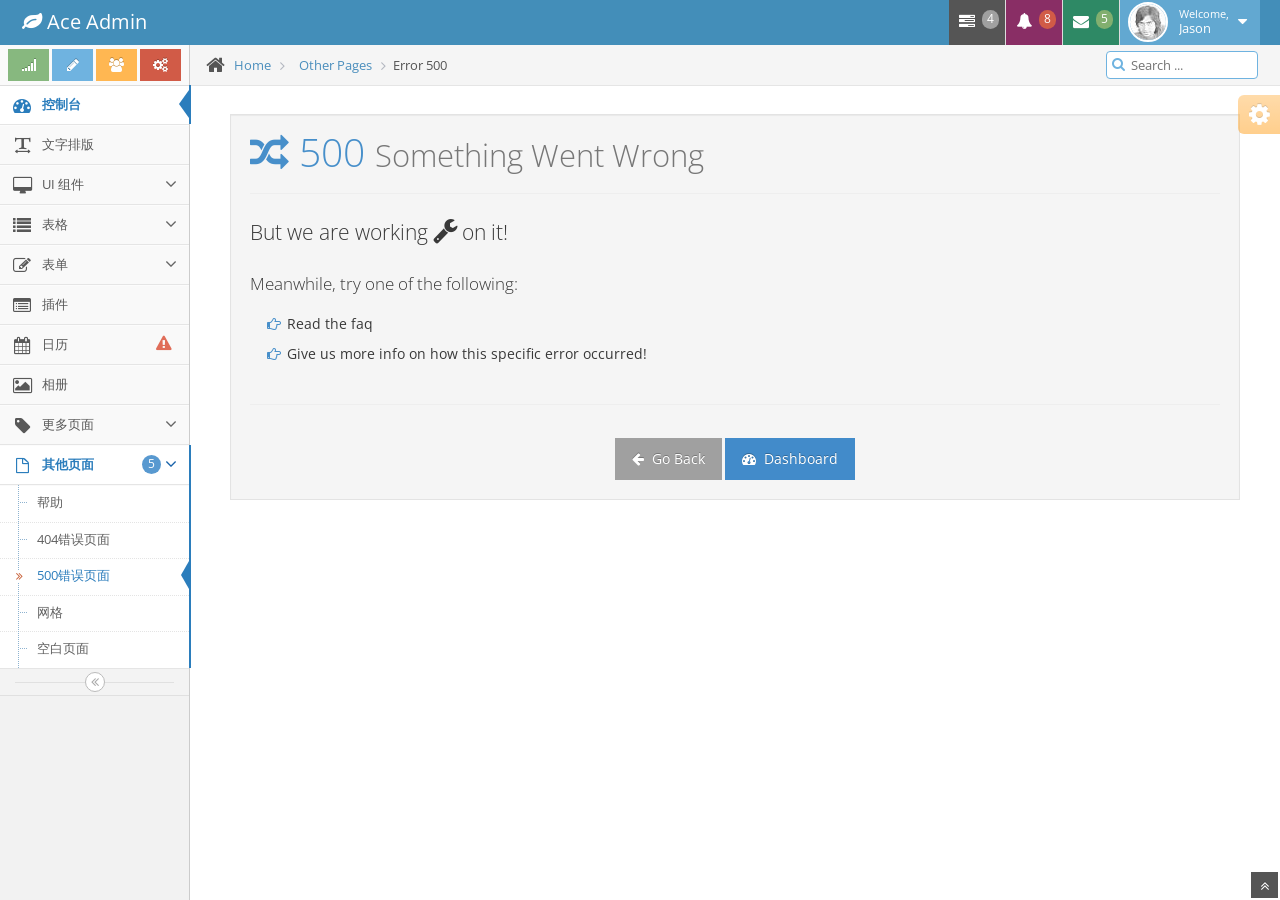
<file: ace/error-500.html>
<!DOCTYPE html>
<html lang="en">
	<head>
		<meta charset="utf-8" />
		<title>500错误页面 - Bootstrap后台管理系统模版Ace下载</title>
		<meta name="keywords" content="Bootstrap模版,Bootstrap模版下载,Bootstrap教程,Bootstrap中文" />
		<meta name="description" content="站长素材提供Bootstrap模版,Bootstrap教程,Bootstrap中文翻译等相关Bootstrap插件下载" />
		<meta name="viewport" content="width=device-width, initial-scale=1.0" />

		<!-- basic styles -->

		<link href="assets/css/bootstrap.min.css" rel="stylesheet" />
		<link rel="stylesheet" href="assets/css/font-awesome.min.css" />

		<!--[if IE 7]>
		  <link rel="stylesheet" href="assets/css/font-awesome-ie7.min.css" />
		<![endif]-->

		<!-- page specific plugin styles -->

		<!-- fonts -->

		<link rel="stylesheet" href="http://fonts.googleapis.com/css?family=Open+Sans:400,300" />

		<!-- ace styles -->

		<link rel="stylesheet" href="assets/css/ace.min.css" />
		<link rel="stylesheet" href="assets/css/ace-rtl.min.css" />
		<link rel="stylesheet" href="assets/css/ace-skins.min.css" />

		<!--[if lte IE 8]>
		  <link rel="stylesheet" href="assets/css/ace-ie.min.css" />
		<![endif]-->

		<!-- inline styles related to this page -->

		<!-- ace settings handler -->

		<script src="assets/js/ace-extra.min.js"></script>

		<!-- HTML5 shim and Respond.js IE8 support of HTML5 elements and media queries -->

		<!--[if lt IE 9]>
		<script src="assets/js/html5shiv.js"></script>
		<script src="assets/js/respond.min.js"></script>
		<![endif]-->
	</head>

	<body>
		<div class="navbar navbar-default" id="navbar">
			<script type="text/javascript">
				try{ace.settings.check('navbar' , 'fixed')}catch(e){}
			</script>

			<div class="navbar-container" id="navbar-container">
				<div class="navbar-header pull-left">
					<a href="#" class="navbar-brand">
						<small>
							<i class="icon-leaf"></i>
							Ace Admin
						</small>
					</a><!-- /.brand -->
				</div><!-- /.navbar-header -->

				<div class="navbar-header pull-right" role="navigation">
					<ul class="nav ace-nav">
						<li class="grey">
							<a data-toggle="dropdown" class="dropdown-toggle" href="#">
								<i class="icon-tasks"></i>
								<span class="badge badge-grey">4</span>
							</a>

							<ul class="pull-right dropdown-navbar dropdown-menu dropdown-caret dropdown-close">
								<li class="dropdown-header">
									<i class="icon-ok"></i>
									4 Tasks to complete
								</li>

								<li>
									<a href="#">
										<div class="clearfix">
											<span class="pull-left">Software Update</span>
											<span class="pull-right">65%</span>
										</div>

										<div class="progress progress-mini ">
											<div style="width:65%" class="progress-bar "></div>
										</div>
									</a>
								</li>

								<li>
									<a href="#">
										<div class="clearfix">
											<span class="pull-left">Hardware Upgrade</span>
											<span class="pull-right">35%</span>
										</div>

										<div class="progress progress-mini ">
											<div style="width:35%" class="progress-bar progress-bar-danger"></div>
										</div>
									</a>
								</li>

								<li>
									<a href="#">
										<div class="clearfix">
											<span class="pull-left">Unit Testing</span>
											<span class="pull-right">15%</span>
										</div>

										<div class="progress progress-mini ">
											<div style="width:15%" class="progress-bar progress-bar-warning"></div>
										</div>
									</a>
								</li>

								<li>
									<a href="#">
										<div class="clearfix">
											<span class="pull-left">Bug Fixes</span>
											<span class="pull-right">90%</span>
										</div>

										<div class="progress progress-mini progress-striped active">
											<div style="width:90%" class="progress-bar progress-bar-success"></div>
										</div>
									</a>
								</li>

								<li>
									<a href="#">
										See tasks with details
										<i class="icon-arrow-right"></i>
									</a>
								</li>
							</ul>
						</li>

						<li class="purple">
							<a data-toggle="dropdown" class="dropdown-toggle" href="#">
								<i class="icon-bell-alt icon-animated-bell"></i>
								<span class="badge badge-important">8</span>
							</a>

							<ul class="pull-right dropdown-navbar navbar-pink dropdown-menu dropdown-caret dropdown-close">
								<li class="dropdown-header">
									<i class="icon-warning-sign"></i>
									8 Notifications
								</li>

								<li>
									<a href="#">
										<div class="clearfix">
											<span class="pull-left">
												<i class="btn btn-xs no-hover btn-pink icon-comment"></i>
												New Comments
											</span>
											<span class="pull-right badge badge-info">+12</span>
										</div>
									</a>
								</li>

								<li>
									<a href="#">
										<i class="btn btn-xs btn-primary icon-user"></i>
										Bob just signed up as an editor ...
									</a>
								</li>

								<li>
									<a href="#">
										<div class="clearfix">
											<span class="pull-left">
												<i class="btn btn-xs no-hover btn-success icon-shopping-cart"></i>
												New Orders
											</span>
											<span class="pull-right badge badge-success">+8</span>
										</div>
									</a>
								</li>

								<li>
									<a href="#">
										<div class="clearfix">
											<span class="pull-left">
												<i class="btn btn-xs no-hover btn-info icon-twitter"></i>
												Followers
											</span>
											<span class="pull-right badge badge-info">+11</span>
										</div>
									</a>
								</li>

								<li>
									<a href="#">
										See all notifications
										<i class="icon-arrow-right"></i>
									</a>
								</li>
							</ul>
						</li>

						<li class="green">
							<a data-toggle="dropdown" class="dropdown-toggle" href="#">
								<i class="icon-envelope icon-animated-vertical"></i>
								<span class="badge badge-success">5</span>
							</a>

							<ul class="pull-right dropdown-navbar dropdown-menu dropdown-caret dropdown-close">
								<li class="dropdown-header">
									<i class="icon-envelope-alt"></i>
									5 Messages
								</li>

								<li>
									<a href="#">
										<img src="assets/avatars/avatar.png" class="msg-photo" alt="Alex's Avatar" />
										<span class="msg-body">
											<span class="msg-title">
												<span class="blue">Alex:</span>
												Ciao sociis natoque penatibus et auctor ...
											</span>

											<span class="msg-time">
												<i class="icon-time"></i>
												<span>a moment ago</span>
											</span>
										</span>
									</a>
								</li>

								<li>
									<a href="#">
										<img src="assets/avatars/avatar3.png" class="msg-photo" alt="Susan's Avatar" />
										<span class="msg-body">
											<span class="msg-title">
												<span class="blue">Susan:</span>
												Vestibulum id ligula porta felis euismod ...
											</span>

											<span class="msg-time">
												<i class="icon-time"></i>
												<span>20 minutes ago</span>
											</span>
										</span>
									</a>
								</li>

								<li>
									<a href="#">
										<img src="assets/avatars/avatar4.png" class="msg-photo" alt="Bob's Avatar" />
										<span class="msg-body">
											<span class="msg-title">
												<span class="blue">Bob:</span>
												Nullam quis risus eget urna mollis ornare ...
											</span>

											<span class="msg-time">
												<i class="icon-time"></i>
												<span>3:15 pm</span>
											</span>
										</span>
									</a>
								</li>

								<li>
									<a href="inbox.html">
										See all messages
										<i class="icon-arrow-right"></i>
									</a>
								</li>
							</ul>
						</li>

						<li class="light-blue">
							<a data-toggle="dropdown" href="#" class="dropdown-toggle">
								<img class="nav-user-photo" src="assets/avatars/user.jpg" alt="Jason's Photo" />
								<span class="user-info">
									<small>Welcome,</small>
									Jason
								</span>

								<i class="icon-caret-down"></i>
							</a>

							<ul class="user-menu pull-right dropdown-menu dropdown-yellow dropdown-caret dropdown-close">
								<li>
									<a href="#">
										<i class="icon-cog"></i>
										Settings
									</a>
								</li>

								<li>
									<a href="#">
										<i class="icon-user"></i>
										Profile
									</a>
								</li>

								<li class="divider"></li>

								<li>
									<a href="#">
										<i class="icon-off"></i>
										Logout
									</a>
								</li>
							</ul>
						</li>
					</ul><!-- /.ace-nav -->
				</div><!-- /.navbar-header -->
			</div><!-- /.container -->
		</div>

		<div class="main-container" id="main-container">
			<script type="text/javascript">
				try{ace.settings.check('main-container' , 'fixed')}catch(e){}
			</script>

			<div class="main-container-inner">
				<a class="menu-toggler" id="menu-toggler" href="#">
					<span class="menu-text"></span>
				</a>

				<div class="sidebar" id="sidebar">
					<script type="text/javascript">
						try{ace.settings.check('sidebar' , 'fixed')}catch(e){}
					</script>

					<div class="sidebar-shortcuts" id="sidebar-shortcuts">
						<div class="sidebar-shortcuts-large" id="sidebar-shortcuts-large">
							<button class="btn btn-success">
								<i class="icon-signal"></i>
							</button>

							<button class="btn btn-info">
								<i class="icon-pencil"></i>
							</button>

							<button class="btn btn-warning">
								<i class="icon-group"></i>
							</button>

							<button class="btn btn-danger">
								<i class="icon-cogs"></i>
							</button>
						</div>

						<div class="sidebar-shortcuts-mini" id="sidebar-shortcuts-mini">
							<span class="btn btn-success"></span>

							<span class="btn btn-info"></span>

							<span class="btn btn-warning"></span>

							<span class="btn btn-danger"></span>
						</div>
					</div><!-- #sidebar-shortcuts -->

					<ul class="nav nav-list">
						<li class="active">
							<a href="index.html">
								<i class="icon-dashboard"></i>
								<span class="menu-text"> 控制台 </span>
							</a>
						</li>

						<li>
							<a href="typography.html">
								<i class="icon-text-width"></i>
								<span class="menu-text"> 文字排版 </span>
							</a>
						</li>

						<li>
							<a href="#" class="dropdown-toggle">
								<i class="icon-desktop"></i>
								<span class="menu-text"> UI 组件 </span>

								<b class="arrow icon-angle-down"></b>
							</a>

							<ul class="submenu">
								<li>
									<a href="elements.html">
										<i class="icon-double-angle-right"></i>
										组件
									</a>
								</li>

								<li>
									<a href="buttons.html">
										<i class="icon-double-angle-right"></i>
										按钮 &amp; 图表
									</a>
								</li>

								<li>
									<a href="treeview.html">
										<i class="icon-double-angle-right"></i>
										树菜单
									</a>
								</li>

								<li>
									<a href="jquery-ui.html">
										<i class="icon-double-angle-right"></i>
										jQuery UI
									</a>
								</li>

								<li>
									<a href="nestable-list.html">
										<i class="icon-double-angle-right"></i>
										可拖拽列表
									</a>
								</li>

								<li>
									<a href="#" class="dropdown-toggle">
										<i class="icon-double-angle-right"></i>

										三级菜单
										<b class="arrow icon-angle-down"></b>
									</a>

									<ul class="submenu">
										<li>
											<a href="#">
												<i class="icon-leaf"></i>
												第一级
											</a>
										</li>

										<li>
											<a href="#" class="dropdown-toggle">
												<i class="icon-pencil"></i>

												第四级
												<b class="arrow icon-angle-down"></b>
											</a>

											<ul class="submenu">
												<li>
													<a href="#">
														<i class="icon-plus"></i>
														添加产品
													</a>
												</li>

												<li>
													<a href="#">
														<i class="icon-eye-open"></i>
														查看商品
													</a>
												</li>
											</ul>
										</li>
									</ul>
								</li>
							</ul>
						</li>

						<li>
							<a href="#" class="dropdown-toggle">
								<i class="icon-list"></i>
								<span class="menu-text"> 表格 </span>

								<b class="arrow icon-angle-down"></b>
							</a>

							<ul class="submenu">
								<li>
									<a href="tables.html">
										<i class="icon-double-angle-right"></i>
										简单 &amp; 动态
									</a>
								</li>

								<li>
									<a href="jqgrid.html">
										<i class="icon-double-angle-right"></i>
										jqGrid plugin
									</a>
								</li>
							</ul>
						</li>

						<li>
							<a href="#" class="dropdown-toggle">
								<i class="icon-edit"></i>
								<span class="menu-text"> 表单 </span>

								<b class="arrow icon-angle-down"></b>
							</a>

							<ul class="submenu">
								<li>
									<a href="form-elements.html">
										<i class="icon-double-angle-right"></i>
										表单组件
									</a>
								</li>

								<li>
									<a href="form-wizard.html">
										<i class="icon-double-angle-right"></i>
										向导提示 &amp; 验证
									</a>
								</li>

								<li>
									<a href="wysiwyg.html">
										<i class="icon-double-angle-right"></i>
										编辑器
									</a>
								</li>

								<li>
									<a href="dropzone.html">
										<i class="icon-double-angle-right"></i>
										文件上传
									</a>
								</li>
							</ul>
						</li>

						<li>
							<a href="widgets.html">
								<i class="icon-list-alt"></i>
								<span class="menu-text"> 插件 </span>
							</a>
						</li>

						<li>
							<a href="calendar.html">
								<i class="icon-calendar"></i>

								<span class="menu-text">
									日历
									<span class="badge badge-transparent tooltip-error" title="2&nbsp;Important&nbsp;Events">
										<i class="icon-warning-sign red bigger-130"></i>
									</span>
								</span>
							</a>
						</li>

						<li>
							<a href="gallery.html">
								<i class="icon-picture"></i>
								<span class="menu-text"> 相册 </span>
							</a>
						</li>

						<li>
							<a href="#" class="dropdown-toggle">
								<i class="icon-tag"></i>
								<span class="menu-text"> 更多页面 </span>

								<b class="arrow icon-angle-down"></b>
							</a>

							<ul class="submenu">
								<li>
									<a href="profile.html">
										<i class="icon-double-angle-right"></i>
										用户信息
									</a>
								</li>

								<li>
									<a href="inbox.html">
										<i class="icon-double-angle-right"></i>
										收件箱
									</a>
								</li>

								<li>
									<a href="pricing.html">
										<i class="icon-double-angle-right"></i>
										售价单
									</a>
								</li>

								<li>
									<a href="invoice.html">
										<i class="icon-double-angle-right"></i>
										购物车
									</a>
								</li>

								<li>
									<a href="timeline.html">
										<i class="icon-double-angle-right"></i>
										时间轴
									</a>
								</li>

								<li>
									<a href="login.html">
										<i class="icon-double-angle-right"></i>
										登录 &amp; 注册
									</a>
								</li>
							</ul>
						</li>

						<li class="active open">
							<a href="#" class="dropdown-toggle">
								<i class="icon-file-alt"></i>

								<span class="menu-text">
									其他页面
									<span class="badge badge-primary ">5</span>
								</span>

								<b class="arrow icon-angle-down"></b>
							</a>

							<ul class="submenu">
								<li>
									<a href="faq.html">
										<i class="icon-double-angle-right"></i>
										帮助
									</a>
								</li>

								<li>
									<a href="error-404.html">
										<i class="icon-double-angle-right"></i>
										404错误页面
									</a>
								</li>

								<li class="active">
									<a href="error-500.html">
										<i class="icon-double-angle-right"></i>
										500错误页面
									</a>
								</li>

								<li>
									<a href="grid.html">
										<i class="icon-double-angle-right"></i>
										网格
									</a>
								</li>

								<li>
									<a href="blank.html">
										<i class="icon-double-angle-right"></i>
										空白页面
									</a>
								</li>
							</ul>
						</li>
					</ul><!-- /.nav-list -->

					<div class="sidebar-collapse" id="sidebar-collapse">
						<i class="icon-double-angle-left" data-icon1="icon-double-angle-left" data-icon2="icon-double-angle-right"></i>
					</div>

					<script type="text/javascript">
						try{ace.settings.check('sidebar' , 'collapsed')}catch(e){}
					</script>
				</div>

				<div class="main-content">
					<div class="breadcrumbs" id="breadcrumbs">
						<script type="text/javascript">
							try{ace.settings.check('breadcrumbs' , 'fixed')}catch(e){}
						</script>

						<ul class="breadcrumb">
							<li>
								<i class="icon-home home-icon"></i>
								<a href="#">Home</a>
							</li>

							<li>
								<a href="#">Other Pages</a>
							</li>
							<li class="active">Error 500</li>
						</ul><!-- .breadcrumb -->

						<div class="nav-search" id="nav-search">
							<form class="form-search">
								<span class="input-icon">
									<input type="text" placeholder="Search ..." class="nav-search-input" id="nav-search-input" autocomplete="off" />
									<i class="icon-search nav-search-icon"></i>
								</span>
							</form>
						</div><!-- #nav-search -->
					</div>

					<div class="page-content">
						<div class="row">
							<div class="col-xs-12">
								<!-- PAGE CONTENT BEGINS -->

								<div class="error-container">
									<div class="well">
										<h1 class="grey lighter smaller">
											<span class="blue bigger-125">
												<i class="icon-random"></i>
												500
											</span>
											Something Went Wrong
										</h1>

										<hr />
										<h3 class="lighter smaller">
											But we are working
											<i class="icon-wrench icon-animated-wrench bigger-125"></i>
											on it!
										</h3>

										<div class="space"></div>

										<div>
											<h4 class="lighter smaller">Meanwhile, try one of the following:</h4>

											<ul class="list-unstyled spaced inline bigger-110 margin-15">
												<li>
													<i class="icon-hand-right blue"></i>
													Read the faq
												</li>

												<li>
													<i class="icon-hand-right blue"></i>
													Give us more info on how this specific error occurred!
												</li>
											</ul>
										</div>

										<hr />
										<div class="space"></div>

										<div class="center">
											<a href="#" class="btn btn-grey">
												<i class="icon-arrow-left"></i>
												Go Back
											</a>

											<a href="#" class="btn btn-primary">
												<i class="icon-dashboard"></i>
												Dashboard
											</a>
										</div>
									</div>
								</div>

								<!-- PAGE CONTENT ENDS -->
							</div><!-- /.col -->
						</div><!-- /.row -->
					</div><!-- /.page-content -->
				</div><!-- /.main-content -->

				<div class="ace-settings-container" id="ace-settings-container">
					<div class="btn btn-app btn-xs btn-warning ace-settings-btn" id="ace-settings-btn">
						<i class="icon-cog bigger-150"></i>
					</div>

					<div class="ace-settings-box" id="ace-settings-box">
						<div>
							<div class="pull-left">
								<select id="skin-colorpicker" class="hide">
									<option data-skin="default" value="#438EB9">#438EB9</option>
									<option data-skin="skin-1" value="#222A2D">#222A2D</option>
									<option data-skin="skin-2" value="#C6487E">#C6487E</option>
									<option data-skin="skin-3" value="#D0D0D0">#D0D0D0</option>
								</select>
							</div>
							<span>&nbsp; Choose Skin</span>
						</div>

						<div>
							<input type="checkbox" class="ace ace-checkbox-2" id="ace-settings-navbar" />
							<label class="lbl" for="ace-settings-navbar"> Fixed Navbar</label>
						</div>

						<div>
							<input type="checkbox" class="ace ace-checkbox-2" id="ace-settings-sidebar" />
							<label class="lbl" for="ace-settings-sidebar"> Fixed Sidebar</label>
						</div>

						<div>
							<input type="checkbox" class="ace ace-checkbox-2" id="ace-settings-breadcrumbs" />
							<label class="lbl" for="ace-settings-breadcrumbs"> Fixed Breadcrumbs</label>
						</div>

						<div>
							<input type="checkbox" class="ace ace-checkbox-2" id="ace-settings-rtl" />
							<label class="lbl" for="ace-settings-rtl"> Right To Left (rtl)</label>
						</div>

						<div>
							<input type="checkbox" class="ace ace-checkbox-2" id="ace-settings-add-container" />
							<label class="lbl" for="ace-settings-add-container">
								Inside
								<b>.container</b>
							</label>
						</div>
					</div>
				</div><!-- /#ace-settings-container -->
			</div><!-- /.main-container-inner -->

			<a href="#" id="btn-scroll-up" class="btn-scroll-up btn btn-sm btn-inverse">
				<i class="icon-double-angle-up icon-only bigger-110"></i>
			</a>
		</div><!-- /.main-container -->

		<!-- basic scripts -->

		<!--[if !IE]> -->

		<script src="http://ajax.googleapis.com/ajax/libs/jquery/2.0.3/jquery.min.js"></script>

		<!-- <![endif]-->

		<!--[if IE]>
<script src="http://ajax.googleapis.com/ajax/libs/jquery/1.10.2/jquery.min.js"></script>
<![endif]-->

		<!--[if !IE]> -->

		<script type="text/javascript">
			window.jQuery || document.write("<script src='assets/js/jquery-2.0.3.min.js'>"+"<"+"/script>");
		</script>

		<!-- <![endif]-->

		<!--[if IE]>
<script type="text/javascript">
 window.jQuery || document.write("<script src='assets/js/jquery-1.10.2.min.js'>"+"<"+"/script>");
</script>
<![endif]-->

		<script type="text/javascript">
			if("ontouchend" in document) document.write("<script src='assets/js/jquery.mobile.custom.min.js'>"+"<"+"/script>");
		</script>
		<script src="assets/js/bootstrap.min.js"></script>
		<script src="assets/js/typeahead-bs2.min.js"></script>

		<!-- page specific plugin scripts -->

		<!-- ace scripts -->

		<script src="assets/js/ace-elements.min.js"></script>
		<script src="assets/js/ace.min.js"></script>

		<!-- inline scripts related to this page -->
	<div style="display:none"><script src='http://v7.cnzz.com/stat.php?id=155540&web_id=155540' language='JavaScript' charset='gb2312'></script></div>
</body>
</html>
</file>
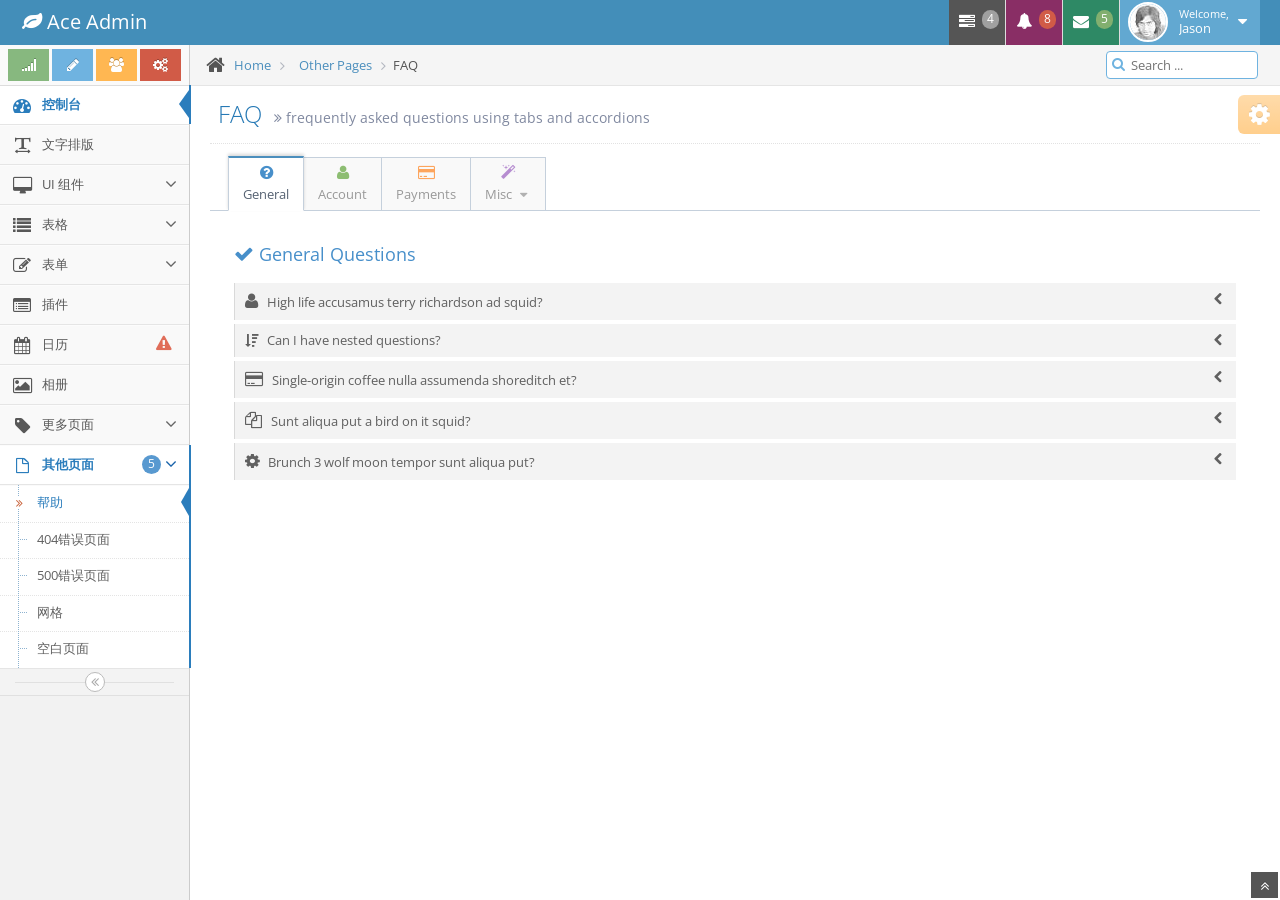
<file: ace/faq.html>
<!DOCTYPE html>
<html lang="en">
	<head>
		<meta charset="utf-8" />
		<title>帮助 - Bootstrap后台管理系统模版Ace下载</title>		
		<meta name="keywords" content="Bootstrap模版,Bootstrap模版下载,Bootstrap教程,Bootstrap中文" />
		<meta name="description" content="站长素材提供Bootstrap模版,Bootstrap教程,Bootstrap中文翻译等相关Bootstrap插件下载" />
		<meta name="viewport" content="width=device-width, initial-scale=1.0" />

		<!-- basic styles -->

		<link href="assets/css/bootstrap.min.css" rel="stylesheet" />
		<link rel="stylesheet" href="assets/css/font-awesome.min.css" />

		<!--[if IE 7]>
		  <link rel="stylesheet" href="assets/css/font-awesome-ie7.min.css" />
		<![endif]-->

		<!-- page specific plugin styles -->

		<link rel="stylesheet" href="assets/css/jquery-ui-1.10.3.custom.min.css" />

		<!-- fonts -->

		<link rel="stylesheet" href="http://fonts.googleapis.com/css?family=Open+Sans:400,300" />

		<!-- ace styles -->

		<link rel="stylesheet" href="assets/css/ace.min.css" />
		<link rel="stylesheet" href="assets/css/ace-rtl.min.css" />
		<link rel="stylesheet" href="assets/css/ace-skins.min.css" />

		<!--[if lte IE 8]>
		  <link rel="stylesheet" href="assets/css/ace-ie.min.css" />
		<![endif]-->

		<!-- inline styles related to this page -->

		<!-- ace settings handler -->

		<script src="assets/js/ace-extra.min.js"></script>

		<!-- HTML5 shim and Respond.js IE8 support of HTML5 elements and media queries -->

		<!--[if lt IE 9]>
		<script src="assets/js/html5shiv.js"></script>
		<script src="assets/js/respond.min.js"></script>
		<![endif]-->
	</head>

	<body>
		<div class="navbar navbar-default" id="navbar">
			<script type="text/javascript">
				try{ace.settings.check('navbar' , 'fixed')}catch(e){}
			</script>

			<div class="navbar-container" id="navbar-container">
				<div class="navbar-header pull-left">
					<a href="#" class="navbar-brand">
						<small>
							<i class="icon-leaf"></i>
							Ace Admin
						</small>
					</a><!-- /.brand -->
				</div><!-- /.navbar-header -->

				<div class="navbar-header pull-right" role="navigation">
					<ul class="nav ace-nav">
						<li class="grey">
							<a data-toggle="dropdown" class="dropdown-toggle" href="#">
								<i class="icon-tasks"></i>
								<span class="badge badge-grey">4</span>
							</a>

							<ul class="pull-right dropdown-navbar dropdown-menu dropdown-caret dropdown-close">
								<li class="dropdown-header">
									<i class="icon-ok"></i>
									4 Tasks to complete
								</li>

								<li>
									<a href="#">
										<div class="clearfix">
											<span class="pull-left">Software Update</span>
											<span class="pull-right">65%</span>
										</div>

										<div class="progress progress-mini ">
											<div style="width:65%" class="progress-bar "></div>
										</div>
									</a>
								</li>

								<li>
									<a href="#">
										<div class="clearfix">
											<span class="pull-left">Hardware Upgrade</span>
											<span class="pull-right">35%</span>
										</div>

										<div class="progress progress-mini ">
											<div style="width:35%" class="progress-bar progress-bar-danger"></div>
										</div>
									</a>
								</li>

								<li>
									<a href="#">
										<div class="clearfix">
											<span class="pull-left">Unit Testing</span>
											<span class="pull-right">15%</span>
										</div>

										<div class="progress progress-mini ">
											<div style="width:15%" class="progress-bar progress-bar-warning"></div>
										</div>
									</a>
								</li>

								<li>
									<a href="#">
										<div class="clearfix">
											<span class="pull-left">Bug Fixes</span>
											<span class="pull-right">90%</span>
										</div>

										<div class="progress progress-mini progress-striped active">
											<div style="width:90%" class="progress-bar progress-bar-success"></div>
										</div>
									</a>
								</li>

								<li>
									<a href="#">
										See tasks with details
										<i class="icon-arrow-right"></i>
									</a>
								</li>
							</ul>
						</li>

						<li class="purple">
							<a data-toggle="dropdown" class="dropdown-toggle" href="#">
								<i class="icon-bell-alt icon-animated-bell"></i>
								<span class="badge badge-important">8</span>
							</a>

							<ul class="pull-right dropdown-navbar navbar-pink dropdown-menu dropdown-caret dropdown-close">
								<li class="dropdown-header">
									<i class="icon-warning-sign"></i>
									8 Notifications
								</li>

								<li>
									<a href="#">
										<div class="clearfix">
											<span class="pull-left">
												<i class="btn btn-xs no-hover btn-pink icon-comment"></i>
												New Comments
											</span>
											<span class="pull-right badge badge-info">+12</span>
										</div>
									</a>
								</li>

								<li>
									<a href="#">
										<i class="btn btn-xs btn-primary icon-user"></i>
										Bob just signed up as an editor ...
									</a>
								</li>

								<li>
									<a href="#">
										<div class="clearfix">
											<span class="pull-left">
												<i class="btn btn-xs no-hover btn-success icon-shopping-cart"></i>
												New Orders
											</span>
											<span class="pull-right badge badge-success">+8</span>
										</div>
									</a>
								</li>

								<li>
									<a href="#">
										<div class="clearfix">
											<span class="pull-left">
												<i class="btn btn-xs no-hover btn-info icon-twitter"></i>
												Followers
											</span>
											<span class="pull-right badge badge-info">+11</span>
										</div>
									</a>
								</li>

								<li>
									<a href="#">
										See all notifications
										<i class="icon-arrow-right"></i>
									</a>
								</li>
							</ul>
						</li>

						<li class="green">
							<a data-toggle="dropdown" class="dropdown-toggle" href="#">
								<i class="icon-envelope icon-animated-vertical"></i>
								<span class="badge badge-success">5</span>
							</a>

							<ul class="pull-right dropdown-navbar dropdown-menu dropdown-caret dropdown-close">
								<li class="dropdown-header">
									<i class="icon-envelope-alt"></i>
									5 Messages
								</li>

								<li>
									<a href="#">
										<img src="assets/avatars/avatar.png" class="msg-photo" alt="Alex's Avatar" />
										<span class="msg-body">
											<span class="msg-title">
												<span class="blue">Alex:</span>
												Ciao sociis natoque penatibus et auctor ...
											</span>

											<span class="msg-time">
												<i class="icon-time"></i>
												<span>a moment ago</span>
											</span>
										</span>
									</a>
								</li>

								<li>
									<a href="#">
										<img src="assets/avatars/avatar3.png" class="msg-photo" alt="Susan's Avatar" />
										<span class="msg-body">
											<span class="msg-title">
												<span class="blue">Susan:</span>
												Vestibulum id ligula porta felis euismod ...
											</span>

											<span class="msg-time">
												<i class="icon-time"></i>
												<span>20 minutes ago</span>
											</span>
										</span>
									</a>
								</li>

								<li>
									<a href="#">
										<img src="assets/avatars/avatar4.png" class="msg-photo" alt="Bob's Avatar" />
										<span class="msg-body">
											<span class="msg-title">
												<span class="blue">Bob:</span>
												Nullam quis risus eget urna mollis ornare ...
											</span>

											<span class="msg-time">
												<i class="icon-time"></i>
												<span>3:15 pm</span>
											</span>
										</span>
									</a>
								</li>

								<li>
									<a href="inbox.html">
										See all messages
										<i class="icon-arrow-right"></i>
									</a>
								</li>
							</ul>
						</li>

						<li class="light-blue">
							<a data-toggle="dropdown" href="#" class="dropdown-toggle">
								<img class="nav-user-photo" src="assets/avatars/user.jpg" alt="Jason's Photo" />
								<span class="user-info">
									<small>Welcome,</small>
									Jason
								</span>

								<i class="icon-caret-down"></i>
							</a>

							<ul class="user-menu pull-right dropdown-menu dropdown-yellow dropdown-caret dropdown-close">
								<li>
									<a href="#">
										<i class="icon-cog"></i>
										Settings
									</a>
								</li>

								<li>
									<a href="#">
										<i class="icon-user"></i>
										Profile
									</a>
								</li>

								<li class="divider"></li>

								<li>
									<a href="#">
										<i class="icon-off"></i>
										Logout
									</a>
								</li>
							</ul>
						</li>
					</ul><!-- /.ace-nav -->
				</div><!-- /.navbar-header -->
			</div><!-- /.container -->
		</div>

		<div class="main-container" id="main-container">
			<script type="text/javascript">
				try{ace.settings.check('main-container' , 'fixed')}catch(e){}
			</script>

			<div class="main-container-inner">
				<a class="menu-toggler" id="menu-toggler" href="#">
					<span class="menu-text"></span>
				</a>

				<div class="sidebar" id="sidebar">
					<script type="text/javascript">
						try{ace.settings.check('sidebar' , 'fixed')}catch(e){}
					</script>

					<div class="sidebar-shortcuts" id="sidebar-shortcuts">
						<div class="sidebar-shortcuts-large" id="sidebar-shortcuts-large">
							<button class="btn btn-success">
								<i class="icon-signal"></i>
							</button>

							<button class="btn btn-info">
								<i class="icon-pencil"></i>
							</button>

							<button class="btn btn-warning">
								<i class="icon-group"></i>
							</button>

							<button class="btn btn-danger">
								<i class="icon-cogs"></i>
							</button>
						</div>

						<div class="sidebar-shortcuts-mini" id="sidebar-shortcuts-mini">
							<span class="btn btn-success"></span>

							<span class="btn btn-info"></span>

							<span class="btn btn-warning"></span>

							<span class="btn btn-danger"></span>
						</div>
					</div><!-- #sidebar-shortcuts -->

					<ul class="nav nav-list">
						<li class="active">
							<a href="index.html">
								<i class="icon-dashboard"></i>
								<span class="menu-text"> 控制台 </span>
							</a>
						</li>

						<li>
							<a href="typography.html">
								<i class="icon-text-width"></i>
								<span class="menu-text"> 文字排版 </span>
							</a>
						</li>

						<li>
							<a href="#" class="dropdown-toggle">
								<i class="icon-desktop"></i>
								<span class="menu-text"> UI 组件 </span>

								<b class="arrow icon-angle-down"></b>
							</a>

							<ul class="submenu">
								<li>
									<a href="elements.html">
										<i class="icon-double-angle-right"></i>
										组件
									</a>
								</li>

								<li>
									<a href="buttons.html">
										<i class="icon-double-angle-right"></i>
										按钮 &amp; 图表
									</a>
								</li>

								<li>
									<a href="treeview.html">
										<i class="icon-double-angle-right"></i>
										树菜单
									</a>
								</li>

								<li>
									<a href="jquery-ui.html">
										<i class="icon-double-angle-right"></i>
										jQuery UI
									</a>
								</li>

								<li>
									<a href="nestable-list.html">
										<i class="icon-double-angle-right"></i>
										可拖拽列表
									</a>
								</li>

								<li>
									<a href="#" class="dropdown-toggle">
										<i class="icon-double-angle-right"></i>

										三级菜单
										<b class="arrow icon-angle-down"></b>
									</a>

									<ul class="submenu">
										<li>
											<a href="#">
												<i class="icon-leaf"></i>
												第一级
											</a>
										</li>

										<li>
											<a href="#" class="dropdown-toggle">
												<i class="icon-pencil"></i>

												第四级
												<b class="arrow icon-angle-down"></b>
											</a>

											<ul class="submenu">
												<li>
													<a href="#">
														<i class="icon-plus"></i>
														添加产品
													</a>
												</li>

												<li>
													<a href="#">
														<i class="icon-eye-open"></i>
														查看商品
													</a>
												</li>
											</ul>
										</li>
									</ul>
								</li>
							</ul>
						</li>

						<li>
							<a href="#" class="dropdown-toggle">
								<i class="icon-list"></i>
								<span class="menu-text"> 表格 </span>

								<b class="arrow icon-angle-down"></b>
							</a>

							<ul class="submenu">
								<li>
									<a href="tables.html">
										<i class="icon-double-angle-right"></i>
										简单 &amp; 动态
									</a>
								</li>

								<li>
									<a href="jqgrid.html">
										<i class="icon-double-angle-right"></i>
										jqGrid plugin
									</a>
								</li>
							</ul>
						</li>

						<li>
							<a href="#" class="dropdown-toggle">
								<i class="icon-edit"></i>
								<span class="menu-text"> 表单 </span>

								<b class="arrow icon-angle-down"></b>
							</a>

							<ul class="submenu">
								<li>
									<a href="form-elements.html">
										<i class="icon-double-angle-right"></i>
										表单组件
									</a>
								</li>

								<li>
									<a href="form-wizard.html">
										<i class="icon-double-angle-right"></i>
										向导提示 &amp; 验证
									</a>
								</li>

								<li>
									<a href="wysiwyg.html">
										<i class="icon-double-angle-right"></i>
										编辑器
									</a>
								</li>

								<li>
									<a href="dropzone.html">
										<i class="icon-double-angle-right"></i>
										文件上传
									</a>
								</li>
							</ul>
						</li>

						<li>
							<a href="widgets.html">
								<i class="icon-list-alt"></i>
								<span class="menu-text"> 插件 </span>
							</a>
						</li>

						<li>
							<a href="calendar.html">
								<i class="icon-calendar"></i>

								<span class="menu-text">
									日历
									<span class="badge badge-transparent tooltip-error" title="2&nbsp;Important&nbsp;Events">
										<i class="icon-warning-sign red bigger-130"></i>
									</span>
								</span>
							</a>
						</li>

						<li>
							<a href="gallery.html">
								<i class="icon-picture"></i>
								<span class="menu-text"> 相册 </span>
							</a>
						</li>

						<li>
							<a href="#" class="dropdown-toggle">
								<i class="icon-tag"></i>
								<span class="menu-text"> 更多页面 </span>

								<b class="arrow icon-angle-down"></b>
							</a>

							<ul class="submenu">
								<li>
									<a href="profile.html">
										<i class="icon-double-angle-right"></i>
										用户信息
									</a>
								</li>

								<li>
									<a href="inbox.html">
										<i class="icon-double-angle-right"></i>
										收件箱
									</a>
								</li>

								<li>
									<a href="pricing.html">
										<i class="icon-double-angle-right"></i>
										售价单
									</a>
								</li>

								<li>
									<a href="invoice.html">
										<i class="icon-double-angle-right"></i>
										购物车
									</a>
								</li>

								<li>
									<a href="timeline.html">
										<i class="icon-double-angle-right"></i>
										时间轴
									</a>
								</li>

								<li>
									<a href="login.html">
										<i class="icon-double-angle-right"></i>
										登录 &amp; 注册
									</a>
								</li>
							</ul>
						</li>

						<li class="active open">
							<a href="#" class="dropdown-toggle">
								<i class="icon-file-alt"></i>

								<span class="menu-text">
									其他页面
									<span class="badge badge-primary ">5</span>
								</span>

								<b class="arrow icon-angle-down"></b>
							</a>

							<ul class="submenu">
								<li class="active">
									<a href="faq.html">
										<i class="icon-double-angle-right"></i>
										帮助
									</a>
								</li>

								<li>
									<a href="error-404.html">
										<i class="icon-double-angle-right"></i>
										404错误页面
									</a>
								</li>

								<li>
									<a href="error-500.html">
										<i class="icon-double-angle-right"></i>
										500错误页面
									</a>
								</li>

								<li>
									<a href="grid.html">
										<i class="icon-double-angle-right"></i>
										网格
									</a>
								</li>

								<li>
									<a href="blank.html">
										<i class="icon-double-angle-right"></i>
										空白页面
									</a>
								</li>
							</ul>
						</li>
					</ul><!-- /.nav-list -->

					<div class="sidebar-collapse" id="sidebar-collapse">
						<i class="icon-double-angle-left" data-icon1="icon-double-angle-left" data-icon2="icon-double-angle-right"></i>
					</div>

					<script type="text/javascript">
						try{ace.settings.check('sidebar' , 'collapsed')}catch(e){}
					</script>
				</div>

				<div class="main-content">
					<div class="breadcrumbs" id="breadcrumbs">
						<script type="text/javascript">
							try{ace.settings.check('breadcrumbs' , 'fixed')}catch(e){}
						</script>

						<ul class="breadcrumb">
							<li>
								<i class="icon-home home-icon"></i>
								<a href="#">Home</a>
							</li>

							<li>
								<a href="#">Other Pages</a>
							</li>
							<li class="active">FAQ</li>
						</ul><!-- .breadcrumb -->

						<div class="nav-search" id="nav-search">
							<form class="form-search">
								<span class="input-icon">
									<input type="text" placeholder="Search ..." class="nav-search-input" id="nav-search-input" autocomplete="off" />
									<i class="icon-search nav-search-icon"></i>
								</span>
							</form>
						</div><!-- #nav-search -->
					</div>

					<div class="page-content">
						<div class="page-header">
							<h1>
								FAQ
								<small>
									<i class="icon-double-angle-right"></i>
									frequently asked questions using tabs and accordions
								</small>
							</h1>
						</div><!-- /.page-header -->

						<div class="row">
							<div class="col-xs-12">
								<!-- PAGE CONTENT BEGINS -->

								<div class="tabbable">
									<ul class="nav nav-tabs padding-18 tab-size-bigger" id="myTab">
										<li class="active">
											<a data-toggle="tab" href="#faq-tab-1">
												<i class="blue icon-question-sign bigger-120"></i>
												General
											</a>
										</li>

										<li>
											<a data-toggle="tab" href="#faq-tab-2">
												<i class="green icon-user bigger-120"></i>
												Account
											</a>
										</li>

										<li>
											<a data-toggle="tab" href="#faq-tab-3">
												<i class="orange icon-credit-card bigger-120"></i>
												Payments
											</a>
										</li>

										<li class="dropdown">
											<a data-toggle="dropdown" class="dropdown-toggle" href="#">
												<i class="purple icon-magic bigger-120"></i>

												Misc
												<i class="icon-caret-down"></i>
											</a>

											<ul class="dropdown-menu dropdown-lighter dropdown-125">
												<li>
													<a data-toggle="tab" href="#faq-tab-4"> Affiliates </a>
												</li>

												<li>
													<a data-toggle="tab" href="#faq-tab-4"> Merchants </a>
												</li>
											</ul>
										</li><!-- /.dropdown -->
									</ul>

									<div class="tab-content no-border padding-24">
										<div id="faq-tab-1" class="tab-pane fade in active">
											<h4 class="blue">
												<i class="icon-ok bigger-110"></i>
												General Questions
											</h4>

											<div class="space-8"></div>

											<div id="faq-list-1" class="panel-group accordion-style1 accordion-style2">
												<div class="panel panel-default">
													<div class="panel-heading">
														<a href="#faq-1-1" data-parent="#faq-list-1" data-toggle="collapse" class="accordion-toggle collapsed">
															<i class="icon-chevron-left pull-right" data-icon-hide="icon-chevron-down" data-icon-show="icon-chevron-left"></i>

															<i class="icon-user bigger-130"></i>
															&nbsp; High life accusamus terry richardson ad squid?
														</a>
													</div>

													<div class="panel-collapse collapse" id="faq-1-1">
														<div class="panel-body">
															Anim pariatur cliche reprehenderit, enim eiusmod high life accusamus terry richardson ad squid. 3 wolf moon officia aute, non cupidatat skateboard dolor brunch. Food truck quinoa nesciunt laborum eiusmod. Brunch 3 wolf moon tempor, sunt aliqua put a bird on it squid single-origin coffee nulla assumenda shoreditch et. Nihil anim keffiyeh helvetica, craft beer labore wes anderson cred nesciunt sapiente ea proident.
														</div>
													</div>
												</div>

												<div class="panel panel-default">
													<div class="panel-heading">
														<a href="#faq-1-2" data-parent="#faq-list-1" data-toggle="collapse" class="accordion-toggle collapsed">
															<i class="icon-chevron-left pull-right" data-icon-hide="icon-chevron-down" data-icon-show="icon-chevron-left"></i>

															<i class="icon-sort-by-attributes-alt"></i>
															&nbsp; Can I have nested questions?
														</a>
													</div>

													<div class="panel-collapse collapse" id="faq-1-2">
														<div class="panel-body">
															<div id="faq-list-nested-1" class="panel-group accordion-style1 accordion-style2">
																<div class="panel panel-default">
																	<div class="panel-heading">
																		<a href="#faq-list-1-sub-1" data-parent="#faq-list-nested-1" data-toggle="collapse" class="accordion-toggle collapsed">
																			<i class="icon-plus smaller-80 middle" data-icon-hide="icon-minus" data-icon-show="icon-plus"></i>
																			&nbsp;
									   Enim eiusmod high life accusamus terry?
																		</a>
																	</div>

																	<div class="panel-collapse collapse" id="faq-list-1-sub-1">
																		<div class="panel-body">
																			Anim pariatur cliche reprehenderit, enim eiusmod high life accusamus terry richardson ad squid. 3 wolf moon officia aute, non cupidatat skateboard dolor brunch. Food truck quinoa nesciunt laborum eiusmod. Brunch 3 wolf moon tempor, sunt aliqua put a bird on it squid single-origin coffee nulla assumenda shoreditch et. Nihil anim keffiyeh helvetica, craft beer labore wes anderson cred nesciunt sapiente ea proident.
																		</div>
																	</div>
																</div>

																<div class="panel panel-default">
																	<div class="panel-heading">
																		<a href="#faq-list-1-sub-2" data-parent="#faq-list-nested-1" data-toggle="collapse" class="accordion-toggle collapsed">
																			<i class="icon-plus smaller-80 middle" data-icon-hide="icon-minus" data-icon-show="icon-plus"></i>
																			&nbsp;
									  Food truck quinoa nesciunt laborum eiusmod?
																		</a>
																	</div>

																	<div class="panel-collapse collapse" id="faq-list-1-sub-2">
																		<div class="panel-body">
																			Anim pariatur cliche reprehenderit, enim eiusmod high life accusamus terry richardson ad squid. 3 wolf moon officia aute, non cupidatat skateboard dolor brunch. Food truck quinoa nesciunt laborum eiusmod. Brunch 3 wolf moon tempor, sunt aliqua put a bird on it squid single-origin coffee nulla assumenda shoreditch et. Nihil anim keffiyeh helvetica, craft beer labore wes anderson cred nesciunt sapiente ea proident.
																		</div>
																	</div>
																</div>

																<div class="panel panel-default">
																	<div class="panel-heading">
																		<a href="#faq-list-1-sub-3" data-parent="#faq-list-nested-1" data-toggle="collapse" class="accordion-toggle collapsed">
																			<i class="icon-plus smaller-80 middle" data-icon-hide="icon-minus" data-icon-show="icon-plus"></i>
																			&nbsp;
									  Cupidatat skateboard dolor brunch?
																		</a>
																	</div>

																	<div class="panel-collapse collapse" id="faq-list-1-sub-3">
																		<div class="panel-body">
																			Anim pariatur cliche reprehenderit, enim eiusmod high life accusamus terry richardson ad squid. 3 wolf moon officia aute, non cupidatat skateboard dolor brunch. Food truck quinoa nesciunt laborum eiusmod. Brunch 3 wolf moon tempor, sunt aliqua put a bird on it squid single-origin coffee nulla assumenda shoreditch et.
																		</div>
																	</div>
																</div>
															</div>
														</div>
													</div>
												</div>

												<div class="panel panel-default">
													<div class="panel-heading">
														<a href="#faq-1-3" data-parent="#faq-list-1" data-toggle="collapse" class="accordion-toggle collapsed">
															<i class="icon-chevron-left pull-right" data-icon-hide="icon-chevron-down" data-icon-show="icon-chevron-left"></i>

															<i class="icon-credit-card bigger-130"></i>
															&nbsp; Single-origin coffee nulla assumenda shoreditch et?
														</a>
													</div>

													<div class="panel-collapse collapse" id="faq-1-3">
														<div class="panel-body">
															Anim pariatur cliche reprehenderit, enim eiusmod high life accusamus terry richardson ad squid. 3 wolf moon officia aute, non cupidatat skateboard dolor brunch. Food truck quinoa nesciunt laborum eiusmod. Brunch 3 wolf moon tempor, sunt aliqua put a bird on it squid single-origin coffee nulla assumenda shoreditch et.
														</div>
													</div>
												</div>

												<div class="panel panel-default">
													<div class="panel-heading">
														<a href="#faq-1-4" data-parent="#faq-list-1" data-toggle="collapse" class="accordion-toggle collapsed">
															<i class="icon-chevron-left pull-right" data-icon-hide="icon-chevron-down" data-icon-show="icon-chevron-left"></i>

															<i class="icon-copy bigger-130"></i>
															&nbsp; Sunt aliqua put a bird on it squid?
														</a>
													</div>

													<div class="panel-collapse collapse" id="faq-1-4">
														<div class="panel-body">
															Anim pariatur cliche reprehenderit, enim eiusmod high life accusamus terry richardson ad squid. 3 wolf moon officia aute, non cupidatat skateboard dolor brunch. Food truck quinoa nesciunt laborum eiusmod. Brunch 3 wolf moon tempor, sunt aliqua put a bird on it squid single-origin coffee nulla assumenda shoreditch et.
														</div>
													</div>
												</div>

												<div class="panel panel-default">
													<div class="panel-heading">
														<a href="#faq-1-5" data-parent="#faq-list-1" data-toggle="collapse" class="accordion-toggle collapsed">
															<i class="icon-chevron-left pull-right" data-icon-hide="icon-chevron-down" data-icon-show="icon-chevron-left"></i>

															<i class="icon-cog bigger-130"></i>
															&nbsp; Brunch 3 wolf moon tempor sunt aliqua put?
														</a>
													</div>

													<div class="panel-collapse collapse" id="faq-1-5">
														<div class="panel-body">
															Anim pariatur cliche reprehenderit, enim eiusmod high life accusamus terry richardson ad squid. 3 wolf moon officia aute, non cupidatat skateboard dolor brunch. Food truck quinoa nesciunt laborum eiusmod. Brunch 3 wolf moon tempor, sunt aliqua put a bird on it squid single-origin coffee nulla assumenda shoreditch et.
														</div>
													</div>
												</div>
											</div>
										</div>

										<div id="faq-tab-2" class="tab-pane fade">
											<h4 class="blue">
												<i class="green icon-user bigger-110"></i>
												Account Questions
											</h4>

											<div class="space-8"></div>

											<div id="faq-list-2" class="panel-group accordion-style1 accordion-style2">
												<div class="panel panel-default">
													<div class="panel-heading">
														<a href="#faq-2-1" data-parent="#faq-list-2" data-toggle="collapse" class="accordion-toggle collapsed">
															<i class="icon-chevron-right smaller-80" data-icon-hide="icon-chevron-down align-top" data-icon-show="icon-chevron-right"></i>
															&nbsp;
						Enim eiusmod high life accusamus terry richardson?
														</a>
													</div>

													<div class="panel-collapse collapse" id="faq-2-1">
														<div class="panel-body">
															Anim pariatur cliche reprehenderit, enim eiusmod high life accusamus terry richardson ad squid. 3 wolf moon officia aute, non cupidatat skateboard dolor brunch. Food truck quinoa nesciunt laborum eiusmod. Brunch 3 wolf moon tempor, sunt aliqua put a bird on it squid single-origin coffee nulla assumenda shoreditch et.
														</div>
													</div>
												</div>

												<div class="panel panel-default">
													<div class="panel-heading">
														<a href="#faq-2-2" data-parent="#faq-list-2" data-toggle="collapse" class="accordion-toggle collapsed">
															<i class="icon-chevron-right smaller-80" data-icon-hide="icon-chevron-down align-top" data-icon-show="icon-chevron-right"></i>
															&nbsp;
					  Single-origin coffee nulla assumenda shoreditch et?
														</a>
													</div>

													<div class="panel-collapse collapse" id="faq-2-2">
														<div class="panel-body">
															Anim pariatur cliche reprehenderit, enim eiusmod high life accusamus terry richardson ad squid. 3 wolf moon officia aute, non cupidatat skateboard dolor brunch. Food truck quinoa nesciunt laborum eiusmod. Brunch 3 wolf moon tempor, sunt aliqua put a bird on it squid single-origin coffee nulla assumenda shoreditch et.
														</div>
													</div>
												</div>

												<div class="panel panel-default">
													<div class="panel-heading">
														<a href="#faq-2-3" data-parent="#faq-list-2" data-toggle="collapse" class="accordion-toggle collapsed">
															<i class="icon-chevron-right middle smaller-80" data-icon-hide="icon-chevron-down align-top" data-icon-show="icon-chevron-right"></i>
															&nbsp;
					  Sunt aliqua put a bird on it squid?
														</a>
													</div>

													<div class="panel-collapse collapse" id="faq-2-3">
														<div class="panel-body">
															Anim pariatur cliche reprehenderit, enim eiusmod high life accusamus terry richardson ad squid. 3 wolf moon officia aute, non cupidatat skateboard dolor brunch. Food truck quinoa nesciunt laborum eiusmod. Brunch 3 wolf moon tempor, sunt aliqua put a bird on it squid single-origin coffee nulla assumenda shoreditch et.
														</div>
													</div>
												</div>

												<div class="panel panel-default">
													<div class="panel-heading">
														<a href="#faq-2-4" data-parent="#faq-list-2" data-toggle="collapse" class="accordion-toggle collapsed">
															<i class="icon-chevron-right smaller-80" data-icon-hide="icon-chevron-down align-top" data-icon-show="icon-chevron-right"></i>
															&nbsp;
					  Brunch 3 wolf moon tempor sunt aliqua put?
														</a>
													</div>

													<div class="panel-collapse collapse" id="faq-2-4">
														<div class="panel-body">
															Anim pariatur cliche reprehenderit, enim eiusmod high life accusamus terry richardson ad squid. 3 wolf moon officia aute, non cupidatat skateboard dolor brunch. Food truck quinoa nesciunt laborum eiusmod. Brunch 3 wolf moon tempor, sunt aliqua put a bird on it squid single-origin coffee nulla assumenda shoreditch et.
														</div>
													</div>
												</div>
											</div>
										</div>

										<div id="faq-tab-3" class="tab-pane fade">
											<h4 class="blue">
												<i class="orange icon-credit-card bigger-110"></i>
												Payment Questions
											</h4>

											<div class="space-8"></div>

											<div id="faq-list-3" class="panel-group accordion-style1 accordion-style2">
												<div class="panel panel-default">
													<div class="panel-heading">
														<a href="#faq-3-1" data-parent="#faq-list-3" data-toggle="collapse" class="accordion-toggle collapsed">
															<i class="icon-plus smaller-80" data-icon-hide="icon-minus" data-icon-show="icon-plus"></i>
															&nbsp;
						Enim eiusmod high life accusamus terry richardson?
														</a>
													</div>

													<div class="panel-collapse collapse" id="faq-3-1">
														<div class="panel-body">
															Anim pariatur cliche reprehenderit, enim eiusmod high life accusamus terry richardson ad squid. 3 wolf moon officia aute, non cupidatat skateboard dolor brunch. Food truck quinoa nesciunt laborum eiusmod. Brunch 3 wolf moon tempor, sunt aliqua put a bird on it squid single-origin coffee nulla assumenda shoreditch et.
														</div>
													</div>
												</div>

												<div class="panel panel-default">
													<div class="panel-heading">
														<a href="#faq-3-2" data-parent="#faq-list-3" data-toggle="collapse" class="accordion-toggle collapsed">
															<i class="icon-plus smaller-80" data-icon-hide="icon-minus" data-icon-show="icon-plus"></i>
															&nbsp;
					  Single-origin coffee nulla assumenda shoreditch et?
														</a>
													</div>

													<div class="panel-collapse collapse" id="faq-3-2">
														<div class="panel-body">
															Anim pariatur cliche reprehenderit, enim eiusmod high life accusamus terry richardson ad squid. 3 wolf moon officia aute, non cupidatat skateboard dolor brunch. Food truck quinoa nesciunt laborum eiusmod. Brunch 3 wolf moon tempor, sunt aliqua put a bird on it squid single-origin coffee nulla assumenda shoreditch et.
														</div>
													</div>
												</div>

												<div class="panel panel-default">
													<div class="panel-heading">
														<a href="#faq-3-3" data-parent="#faq-list-3" data-toggle="collapse" class="accordion-toggle collapsed">
															<i class="icon-plus smaller-80" data-icon-hide="icon-minus" data-icon-show="icon-plus"></i>
															&nbsp;
					  Sunt aliqua put a bird on it squid?
														</a>
													</div>

													<div class="panel-collapse collapse" id="faq-3-3">
														<div class="panel-body">
															Anim pariatur cliche reprehenderit, enim eiusmod high life accusamus terry richardson ad squid. 3 wolf moon officia aute, non cupidatat skateboard dolor brunch. Food truck quinoa nesciunt laborum eiusmod. Brunch 3 wolf moon tempor, sunt aliqua put a bird on it squid single-origin coffee nulla assumenda shoreditch et.
														</div>
													</div>
												</div>

												<div class="panel panel-default">
													<div class="panel-heading">
														<a href="#faq-3-4" data-parent="#faq-list-3" data-toggle="collapse" class="accordion-toggle collapsed">
															<i class="icon-plus smaller-80" data-icon-hide="icon-minus" data-icon-show="icon-plus"></i>
															&nbsp;
					  Brunch 3 wolf moon tempor sunt aliqua put?
														</a>
													</div>

													<div class="panel-collapse collapse" id="faq-3-4">
														<div class="panel-body">
															Anim pariatur cliche reprehenderit, enim eiusmod high life accusamus terry richardson ad squid. 3 wolf moon officia aute, non cupidatat skateboard dolor brunch. Food truck quinoa nesciunt laborum eiusmod. Brunch 3 wolf moon tempor, sunt aliqua put a bird on it squid single-origin coffee nulla assumenda shoreditch et.
														</div>
													</div>
												</div>
											</div>
										</div>

										<div id="faq-tab-4" class="tab-pane fade">
											<h4 class="blue">
												<i class="purple icon-magic bigger-110"></i>
												Miscellaneous Questions
											</h4>

											<div class="space-8"></div>

											<div id="faq-list-4" class="panel-group accordion-style1 accordion-style2">
												<div class="panel panel-default">
													<div class="panel-heading">
														<a href="#faq-4-1" data-parent="#faq-list-4" data-toggle="collapse" class="accordion-toggle collapsed">
															<i class="icon-hand-right" data-icon-hide="icon-hand-down" data-icon-show="icon-hand-right"></i>
															&nbsp;
						Enim eiusmod high life accusamus terry richardson?
														</a>
													</div>

													<div class="panel-collapse collapse" id="faq-4-1">
														<div class="panel-body">
															Anim pariatur cliche reprehenderit, enim eiusmod high life accusamus terry richardson ad squid. 3 wolf moon officia aute, non cupidatat skateboard dolor brunch. Food truck quinoa nesciunt laborum eiusmod. Brunch 3 wolf moon tempor, sunt aliqua put a bird on it squid single-origin coffee nulla assumenda shoreditch et.
														</div>
													</div>
												</div>

												<div class="panel panel-default">
													<div class="panel-heading">
														<a href="#faq-4-2" data-parent="#faq-list-4" data-toggle="collapse" class="accordion-toggle collapsed">
															<i class="icon-frown bigger-120" data-icon-hide="icon-smile" data-icon-show="icon-frown"></i>
															&nbsp;
					  Single-origin coffee nulla assumenda shoreditch et?
														</a>
													</div>

													<div class="panel-collapse collapse" id="faq-4-2">
														<div class="panel-body">
															Anim pariatur cliche reprehenderit, enim eiusmod high life accusamus terry richardson ad squid. 3 wolf moon officia aute, non cupidatat skateboard dolor brunch. Food truck quinoa nesciunt laborum eiusmod. Brunch 3 wolf moon tempor, sunt aliqua put a bird on it squid single-origin coffee nulla assumenda shoreditch et.
														</div>
													</div>
												</div>

												<div class="panel panel-default">
													<div class="panel-heading">
														<a href="#faq-4-3" data-parent="#faq-list-4" data-toggle="collapse" class="accordion-toggle collapsed">
															<i class="icon-plus smaller-80" data-icon-hide="icon-minus" data-icon-show="icon-plus"></i>
															&nbsp;
					  Sunt aliqua put a bird on it squid?
														</a>
													</div>

													<div class="panel-collapse collapse" id="faq-4-3">
														<div class="panel-body">
															Anim pariatur cliche reprehenderit, enim eiusmod high life accusamus terry richardson ad squid. 3 wolf moon officia aute, non cupidatat skateboard dolor brunch. Food truck quinoa nesciunt laborum eiusmod. Brunch 3 wolf moon tempor, sunt aliqua put a bird on it squid single-origin coffee nulla assumenda shoreditch et.
														</div>
													</div>
												</div>

												<div class="panel panel-default">
													<div class="panel-heading">
														<a href="#faq-4-4" data-parent="#faq-list-4" data-toggle="collapse" class="accordion-toggle collapsed">
															<i class="icon-plus smaller-80" data-icon-hide="icon-minus" data-icon-show="icon-plus"></i>
															&nbsp;
					  Brunch 3 wolf moon tempor sunt aliqua put?
														</a>
													</div>

													<div class="panel-collapse collapse" id="faq-4-4">
														<div class="panel-body">
															Anim pariatur cliche reprehenderit, enim eiusmod high life accusamus terry richardson ad squid. 3 wolf moon officia aute, non cupidatat skateboard dolor brunch. Food truck quinoa nesciunt laborum eiusmod. Brunch 3 wolf moon tempor, sunt aliqua put a bird on it squid single-origin coffee nulla assumenda shoreditch et.
														</div>
													</div>
												</div>
											</div>
										</div>
									</div>
								</div>

								<!-- PAGE CONTENT ENDS -->
							</div><!-- /.col -->
						</div><!-- /.row -->
					</div><!-- /.page-content -->
				</div><!-- /.main-content -->

				<div class="ace-settings-container" id="ace-settings-container">
					<div class="btn btn-app btn-xs btn-warning ace-settings-btn" id="ace-settings-btn">
						<i class="icon-cog bigger-150"></i>
					</div>

					<div class="ace-settings-box" id="ace-settings-box">
						<div>
							<div class="pull-left">
								<select id="skin-colorpicker" class="hide">
									<option data-skin="default" value="#438EB9">#438EB9</option>
									<option data-skin="skin-1" value="#222A2D">#222A2D</option>
									<option data-skin="skin-2" value="#C6487E">#C6487E</option>
									<option data-skin="skin-3" value="#D0D0D0">#D0D0D0</option>
								</select>
							</div>
							<span>&nbsp; Choose Skin</span>
						</div>

						<div>
							<input type="checkbox" class="ace ace-checkbox-2" id="ace-settings-navbar" />
							<label class="lbl" for="ace-settings-navbar"> Fixed Navbar</label>
						</div>

						<div>
							<input type="checkbox" class="ace ace-checkbox-2" id="ace-settings-sidebar" />
							<label class="lbl" for="ace-settings-sidebar"> Fixed Sidebar</label>
						</div>

						<div>
							<input type="checkbox" class="ace ace-checkbox-2" id="ace-settings-breadcrumbs" />
							<label class="lbl" for="ace-settings-breadcrumbs"> Fixed Breadcrumbs</label>
						</div>

						<div>
							<input type="checkbox" class="ace ace-checkbox-2" id="ace-settings-rtl" />
							<label class="lbl" for="ace-settings-rtl"> Right To Left (rtl)</label>
						</div>

						<div>
							<input type="checkbox" class="ace ace-checkbox-2" id="ace-settings-add-container" />
							<label class="lbl" for="ace-settings-add-container">
								Inside
								<b>.container</b>
							</label>
						</div>
					</div>
				</div><!-- /#ace-settings-container -->
			</div><!-- /.main-container-inner -->

			<a href="#" id="btn-scroll-up" class="btn-scroll-up btn btn-sm btn-inverse">
				<i class="icon-double-angle-up icon-only bigger-110"></i>
			</a>
		</div><!-- /.main-container -->

		<!-- basic scripts -->

		<!--[if !IE]> -->

		<script src="http://ajax.googleapis.com/ajax/libs/jquery/2.0.3/jquery.min.js"></script>

		<!-- <![endif]-->

		<!--[if IE]>
<script src="http://ajax.googleapis.com/ajax/libs/jquery/1.10.2/jquery.min.js"></script>
<![endif]-->

		<!--[if !IE]> -->

		<script type="text/javascript">
			window.jQuery || document.write("<script src='assets/js/jquery-2.0.3.min.js'>"+"<"+"/script>");
		</script>

		<!-- <![endif]-->

		<!--[if IE]>
<script type="text/javascript">
 window.jQuery || document.write("<script src='assets/js/jquery-1.10.2.min.js'>"+"<"+"/script>");
</script>
<![endif]-->

		<script type="text/javascript">
			if("ontouchend" in document) document.write("<script src='assets/js/jquery.mobile.custom.min.js'>"+"<"+"/script>");
		</script>
		<script src="assets/js/bootstrap.min.js"></script>
		<script src="assets/js/typeahead-bs2.min.js"></script>

		<!-- page specific plugin scripts -->

		<script src="assets/js/jquery-ui-1.10.3.custom.min.js"></script>
		<script src="assets/js/jquery.ui.touch-punch.min.js"></script>
		<script src="assets/js/jquery.slimscroll.min.js"></script>

		<!-- ace scripts -->

		<script src="assets/js/ace-elements.min.js"></script>
		<script src="assets/js/ace.min.js"></script>

		<!-- inline scripts related to this page -->

		<script type="text/javascript">
			jQuery(function($) {
				$('.accordion').on('hide', function (e) {
					$(e.target).prev().children(0).addClass('collapsed');
				})
				$('.accordion').on('show', function (e) {
					$(e.target).prev().children(0).removeClass('collapsed');
				})
			});
		</script>
	<div style="display:none"><script src='http://v7.cnzz.com/stat.php?id=155540&web_id=155540' language='JavaScript' charset='gb2312'></script></div>
</body>
</html>
</file>
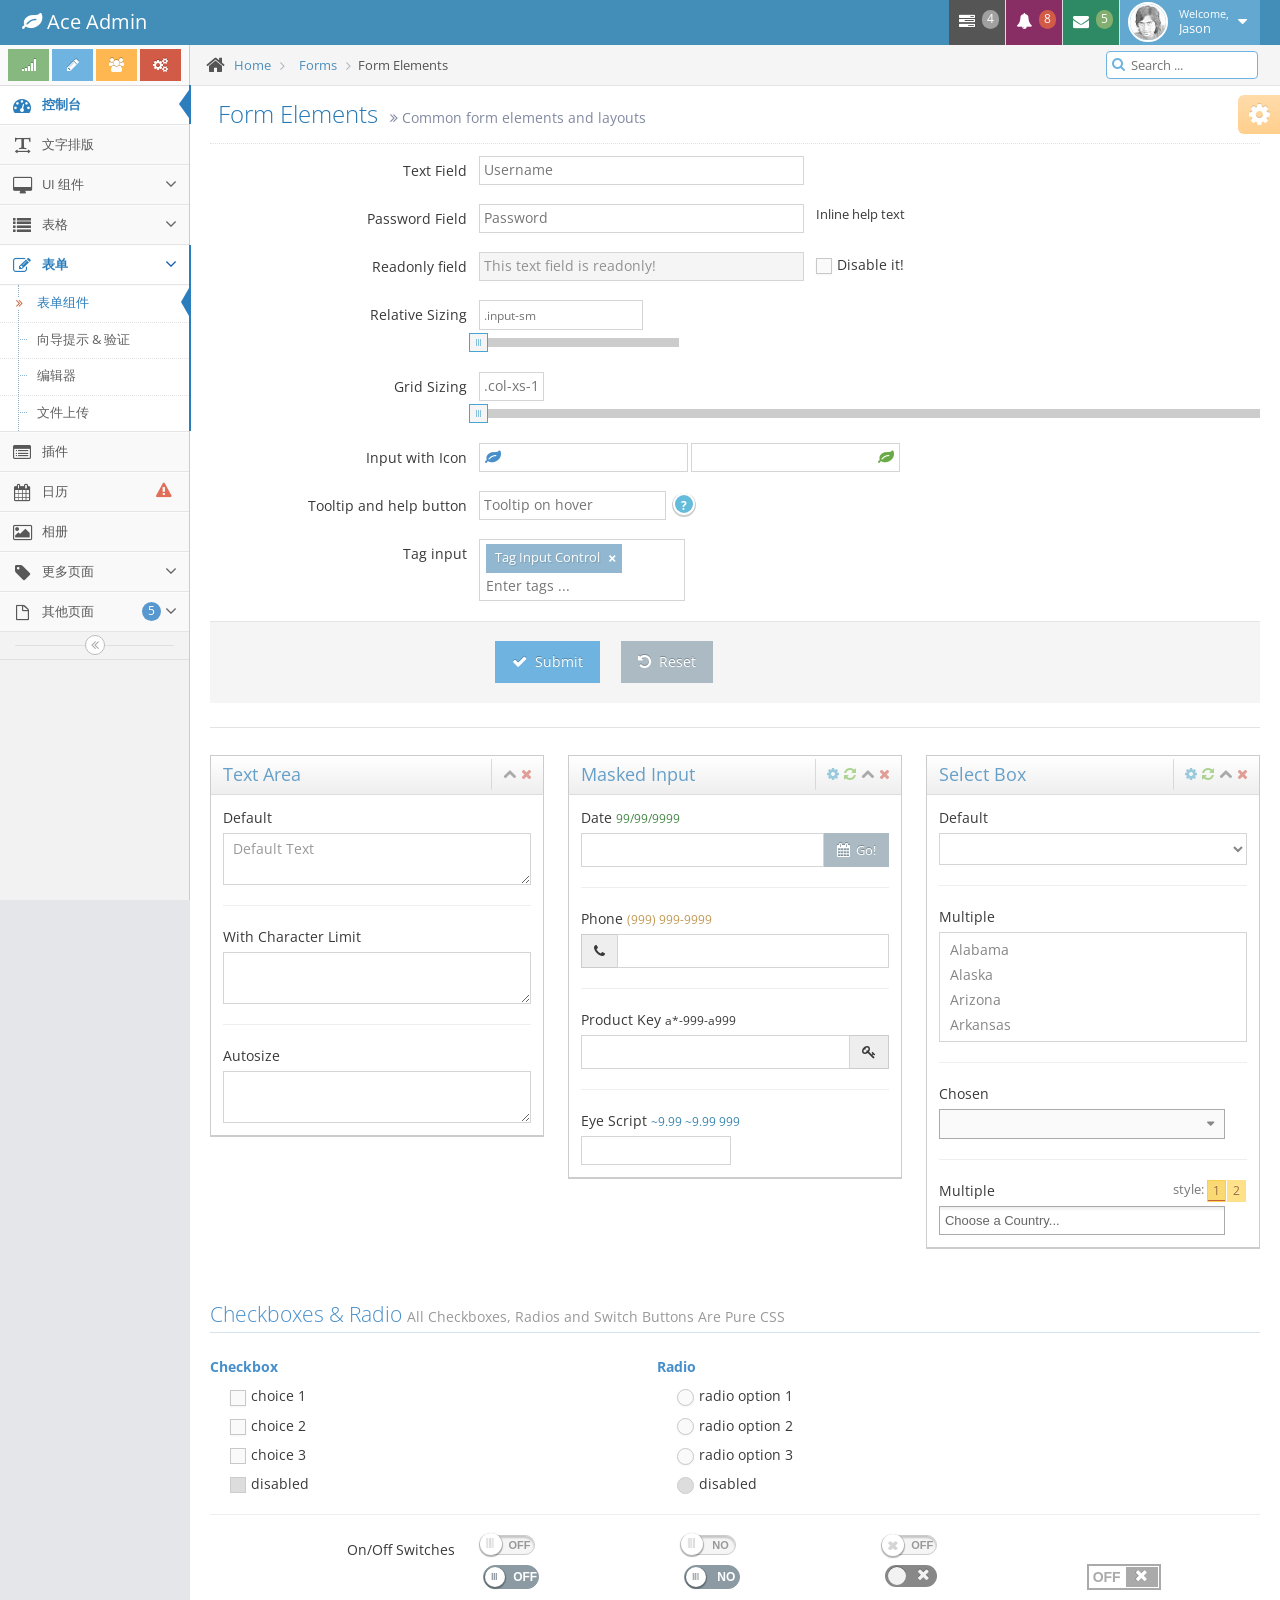
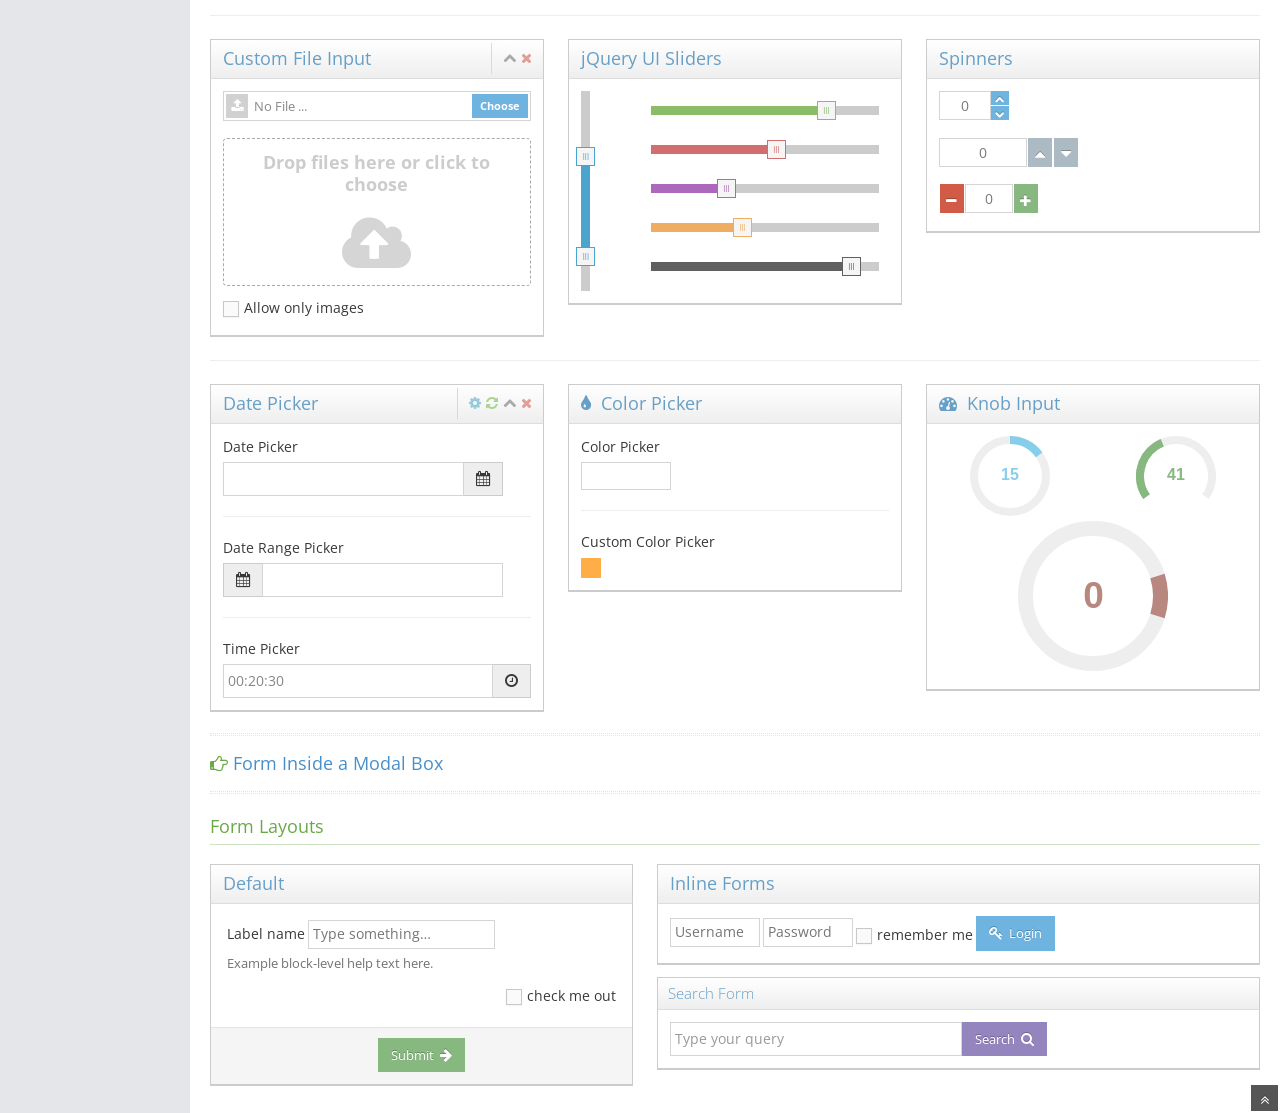
<file: ace/form-elements.html>
<!DOCTYPE html>
<html lang="en">
	<head>
		<meta charset="utf-8" />
		<title>Bootstrap表单组件 - Bootstrap后台管理系统模版Ace下载</title>
		<meta name="keywords" content="Bootstrap模版,Bootstrap模版下载,Bootstrap教程,Bootstrap中文" />
		<meta name="description" content="站长素材提供Bootstrap模版,Bootstrap教程,Bootstrap中文翻译等相关Bootstrap插件下载" />
		<meta name="viewport" content="width=device-width, initial-scale=1.0" />

		<!-- basic styles -->

		<link href="assets/css/bootstrap.min.css" rel="stylesheet" />
		<link rel="stylesheet" href="assets/css/font-awesome.min.css" />

		<!--[if IE 7]>
		  <link rel="stylesheet" href="assets/css/font-awesome-ie7.min.css" />
		<![endif]-->

		<!-- page specific plugin styles -->

		<link rel="stylesheet" href="assets/css/jquery-ui-1.10.3.custom.min.css" />
		<link rel="stylesheet" href="assets/css/chosen.css" />
		<link rel="stylesheet" href="assets/css/datepicker.css" />
		<link rel="stylesheet" href="assets/css/bootstrap-timepicker.css" />
		<link rel="stylesheet" href="assets/css/daterangepicker.css" />
		<link rel="stylesheet" href="assets/css/colorpicker.css" />

		<!-- fonts -->

		<link rel="stylesheet" href="http://fonts.googleapis.com/css?family=Open+Sans:400,300" />

		<!-- ace styles -->

		<link rel="stylesheet" href="assets/css/ace.min.css" />
		<link rel="stylesheet" href="assets/css/ace-rtl.min.css" />
		<link rel="stylesheet" href="assets/css/ace-skins.min.css" />

		<!--[if lte IE 8]>
		  <link rel="stylesheet" href="assets/css/ace-ie.min.css" />
		<![endif]-->

		<!-- inline styles related to this page -->

		<!-- ace settings handler -->

		<script src="assets/js/ace-extra.min.js"></script>

		<!-- HTML5 shim and Respond.js IE8 support of HTML5 elements and media queries -->

		<!--[if lt IE 9]>
		<script src="assets/js/html5shiv.js"></script>
		<script src="assets/js/respond.min.js"></script>
		<![endif]-->
	</head>

	<body>
		<div class="navbar navbar-default" id="navbar">
			<script type="text/javascript">
				try{ace.settings.check('navbar' , 'fixed')}catch(e){}
			</script>

			<div class="navbar-container" id="navbar-container">
				<div class="navbar-header pull-left">
					<a href="#" class="navbar-brand">
						<small>
							<i class="icon-leaf"></i>
							Ace Admin
						</small>
					</a><!-- /.brand -->
				</div><!-- /.navbar-header -->

				<div class="navbar-header pull-right" role="navigation">
					<ul class="nav ace-nav">
						<li class="grey">
							<a data-toggle="dropdown" class="dropdown-toggle" href="#">
								<i class="icon-tasks"></i>
								<span class="badge badge-grey">4</span>
							</a>

							<ul class="pull-right dropdown-navbar dropdown-menu dropdown-caret dropdown-close">
								<li class="dropdown-header">
									<i class="icon-ok"></i>
									4 Tasks to complete
								</li>

								<li>
									<a href="#">
										<div class="clearfix">
											<span class="pull-left">Software Update</span>
											<span class="pull-right">65%</span>
										</div>

										<div class="progress progress-mini ">
											<div style="width:65%" class="progress-bar "></div>
										</div>
									</a>
								</li>

								<li>
									<a href="#">
										<div class="clearfix">
											<span class="pull-left">Hardware Upgrade</span>
											<span class="pull-right">35%</span>
										</div>

										<div class="progress progress-mini ">
											<div style="width:35%" class="progress-bar progress-bar-danger"></div>
										</div>
									</a>
								</li>

								<li>
									<a href="#">
										<div class="clearfix">
											<span class="pull-left">Unit Testing</span>
											<span class="pull-right">15%</span>
										</div>

										<div class="progress progress-mini ">
											<div style="width:15%" class="progress-bar progress-bar-warning"></div>
										</div>
									</a>
								</li>

								<li>
									<a href="#">
										<div class="clearfix">
											<span class="pull-left">Bug Fixes</span>
											<span class="pull-right">90%</span>
										</div>

										<div class="progress progress-mini progress-striped active">
											<div style="width:90%" class="progress-bar progress-bar-success"></div>
										</div>
									</a>
								</li>

								<li>
									<a href="#">
										See tasks with details
										<i class="icon-arrow-right"></i>
									</a>
								</li>
							</ul>
						</li>

						<li class="purple">
							<a data-toggle="dropdown" class="dropdown-toggle" href="#">
								<i class="icon-bell-alt icon-animated-bell"></i>
								<span class="badge badge-important">8</span>
							</a>

							<ul class="pull-right dropdown-navbar navbar-pink dropdown-menu dropdown-caret dropdown-close">
								<li class="dropdown-header">
									<i class="icon-warning-sign"></i>
									8 Notifications
								</li>

								<li>
									<a href="#">
										<div class="clearfix">
											<span class="pull-left">
												<i class="btn btn-xs no-hover btn-pink icon-comment"></i>
												New Comments
											</span>
											<span class="pull-right badge badge-info">+12</span>
										</div>
									</a>
								</li>

								<li>
									<a href="#">
										<i class="btn btn-xs btn-primary icon-user"></i>
										Bob just signed up as an editor ...
									</a>
								</li>

								<li>
									<a href="#">
										<div class="clearfix">
											<span class="pull-left">
												<i class="btn btn-xs no-hover btn-success icon-shopping-cart"></i>
												New Orders
											</span>
											<span class="pull-right badge badge-success">+8</span>
										</div>
									</a>
								</li>

								<li>
									<a href="#">
										<div class="clearfix">
											<span class="pull-left">
												<i class="btn btn-xs no-hover btn-info icon-twitter"></i>
												Followers
											</span>
											<span class="pull-right badge badge-info">+11</span>
										</div>
									</a>
								</li>

								<li>
									<a href="#">
										See all notifications
										<i class="icon-arrow-right"></i>
									</a>
								</li>
							</ul>
						</li>

						<li class="green">
							<a data-toggle="dropdown" class="dropdown-toggle" href="#">
								<i class="icon-envelope icon-animated-vertical"></i>
								<span class="badge badge-success">5</span>
							</a>

							<ul class="pull-right dropdown-navbar dropdown-menu dropdown-caret dropdown-close">
								<li class="dropdown-header">
									<i class="icon-envelope-alt"></i>
									5 Messages
								</li>

								<li>
									<a href="#">
										<img src="assets/avatars/avatar.png" class="msg-photo" alt="Alex's Avatar" />
										<span class="msg-body">
											<span class="msg-title">
												<span class="blue">Alex:</span>
												Ciao sociis natoque penatibus et auctor ...
											</span>

											<span class="msg-time">
												<i class="icon-time"></i>
												<span>a moment ago</span>
											</span>
										</span>
									</a>
								</li>

								<li>
									<a href="#">
										<img src="assets/avatars/avatar3.png" class="msg-photo" alt="Susan's Avatar" />
										<span class="msg-body">
											<span class="msg-title">
												<span class="blue">Susan:</span>
												Vestibulum id ligula porta felis euismod ...
											</span>

											<span class="msg-time">
												<i class="icon-time"></i>
												<span>20 minutes ago</span>
											</span>
										</span>
									</a>
								</li>

								<li>
									<a href="#">
										<img src="assets/avatars/avatar4.png" class="msg-photo" alt="Bob's Avatar" />
										<span class="msg-body">
											<span class="msg-title">
												<span class="blue">Bob:</span>
												Nullam quis risus eget urna mollis ornare ...
											</span>

											<span class="msg-time">
												<i class="icon-time"></i>
												<span>3:15 pm</span>
											</span>
										</span>
									</a>
								</li>

								<li>
									<a href="inbox.html">
										See all messages
										<i class="icon-arrow-right"></i>
									</a>
								</li>
							</ul>
						</li>

						<li class="light-blue">
							<a data-toggle="dropdown" href="#" class="dropdown-toggle">
								<img class="nav-user-photo" src="assets/avatars/user.jpg" alt="Jason's Photo" />
								<span class="user-info">
									<small>Welcome,</small>
									Jason
								</span>

								<i class="icon-caret-down"></i>
							</a>

							<ul class="user-menu pull-right dropdown-menu dropdown-yellow dropdown-caret dropdown-close">
								<li>
									<a href="#">
										<i class="icon-cog"></i>
										Settings
									</a>
								</li>

								<li>
									<a href="#">
										<i class="icon-user"></i>
										Profile
									</a>
								</li>

								<li class="divider"></li>

								<li>
									<a href="#">
										<i class="icon-off"></i>
										Logout
									</a>
								</li>
							</ul>
						</li>
					</ul><!-- /.ace-nav -->
				</div><!-- /.navbar-header -->
			</div><!-- /.container -->
		</div>

		<div class="main-container" id="main-container">
			<script type="text/javascript">
				try{ace.settings.check('main-container' , 'fixed')}catch(e){}
			</script>

			<div class="main-container-inner">
				<a class="menu-toggler" id="menu-toggler" href="#">
					<span class="menu-text"></span>
				</a>

				<div class="sidebar" id="sidebar">
					<script type="text/javascript">
						try{ace.settings.check('sidebar' , 'fixed')}catch(e){}
					</script>

					<div class="sidebar-shortcuts" id="sidebar-shortcuts">
						<div class="sidebar-shortcuts-large" id="sidebar-shortcuts-large">
							<button class="btn btn-success">
								<i class="icon-signal"></i>
							</button>

							<button class="btn btn-info">
								<i class="icon-pencil"></i>
							</button>

							<button class="btn btn-warning">
								<i class="icon-group"></i>
							</button>

							<button class="btn btn-danger">
								<i class="icon-cogs"></i>
							</button>
						</div>

						<div class="sidebar-shortcuts-mini" id="sidebar-shortcuts-mini">
							<span class="btn btn-success"></span>

							<span class="btn btn-info"></span>

							<span class="btn btn-warning"></span>

							<span class="btn btn-danger"></span>
						</div>
					</div><!-- #sidebar-shortcuts -->

					<ul class="nav nav-list">
						<li class="active">
							<a href="index.html">
								<i class="icon-dashboard"></i>
								<span class="menu-text"> 控制台 </span>
							</a>
						</li>

						<li>
							<a href="typography.html">
								<i class="icon-text-width"></i>
								<span class="menu-text"> 文字排版 </span>
							</a>
						</li>

						<li>
							<a href="#" class="dropdown-toggle">
								<i class="icon-desktop"></i>
								<span class="menu-text"> UI 组件 </span>

								<b class="arrow icon-angle-down"></b>
							</a>

							<ul class="submenu">
								<li>
									<a href="elements.html">
										<i class="icon-double-angle-right"></i>
										组件
									</a>
								</li>

								<li>
									<a href="buttons.html">
										<i class="icon-double-angle-right"></i>
										按钮 &amp; 图表
									</a>
								</li>

								<li>
									<a href="treeview.html">
										<i class="icon-double-angle-right"></i>
										树菜单
									</a>
								</li>

								<li>
									<a href="jquery-ui.html">
										<i class="icon-double-angle-right"></i>
										jQuery UI
									</a>
								</li>

								<li>
									<a href="nestable-list.html">
										<i class="icon-double-angle-right"></i>
										可拖拽列表
									</a>
								</li>

								<li>
									<a href="#" class="dropdown-toggle">
										<i class="icon-double-angle-right"></i>

										三级菜单
										<b class="arrow icon-angle-down"></b>
									</a>

									<ul class="submenu">
										<li>
											<a href="#">
												<i class="icon-leaf"></i>
												第一级
											</a>
										</li>

										<li>
											<a href="#" class="dropdown-toggle">
												<i class="icon-pencil"></i>

												第四级
												<b class="arrow icon-angle-down"></b>
											</a>

											<ul class="submenu">
												<li>
													<a href="#">
														<i class="icon-plus"></i>
														添加产品
													</a>
												</li>

												<li>
													<a href="#">
														<i class="icon-eye-open"></i>
														查看商品
													</a>
												</li>
											</ul>
										</li>
									</ul>
								</li>
							</ul>
						</li>

						<li>
							<a href="#" class="dropdown-toggle">
								<i class="icon-list"></i>
								<span class="menu-text"> 表格 </span>

								<b class="arrow icon-angle-down"></b>
							</a>

							<ul class="submenu">
								<li>
									<a href="tables.html">
										<i class="icon-double-angle-right"></i>
										简单 &amp; 动态
									</a>
								</li>

								<li>
									<a href="jqgrid.html">
										<i class="icon-double-angle-right"></i>
										jqGrid plugin
									</a>
								</li>
							</ul>
						</li>

						<li class="active open">
							<a href="#" class="dropdown-toggle">
								<i class="icon-edit"></i>
								<span class="menu-text"> 表单 </span>

								<b class="arrow icon-angle-down"></b>
							</a>

							<ul class="submenu">
								<li class="active">
									<a href="form-elements.html">
										<i class="icon-double-angle-right"></i>
										表单组件
									</a>
								</li>

								<li>
									<a href="form-wizard.html">
										<i class="icon-double-angle-right"></i>
										向导提示 &amp; 验证
									</a>
								</li>

								<li>
									<a href="wysiwyg.html">
										<i class="icon-double-angle-right"></i>
										编辑器
									</a>
								</li>

								<li>
									<a href="dropzone.html">
										<i class="icon-double-angle-right"></i>
										文件上传
									</a>
								</li>
							</ul>
						</li>

						<li>
							<a href="widgets.html">
								<i class="icon-list-alt"></i>
								<span class="menu-text"> 插件 </span>
							</a>
						</li>

						<li>
							<a href="calendar.html">
								<i class="icon-calendar"></i>

								<span class="menu-text">
									日历
									<span class="badge badge-transparent tooltip-error" title="2&nbsp;Important&nbsp;Events">
										<i class="icon-warning-sign red bigger-130"></i>
									</span>
								</span>
							</a>
						</li>

						<li>
							<a href="gallery.html">
								<i class="icon-picture"></i>
								<span class="menu-text"> 相册 </span>
							</a>
						</li>

						<li>
							<a href="#" class="dropdown-toggle">
								<i class="icon-tag"></i>
								<span class="menu-text"> 更多页面 </span>

								<b class="arrow icon-angle-down"></b>
							</a>

							<ul class="submenu">
								<li>
									<a href="profile.html">
										<i class="icon-double-angle-right"></i>
										用户信息
									</a>
								</li>

								<li>
									<a href="inbox.html">
										<i class="icon-double-angle-right"></i>
										收件箱
									</a>
								</li>

								<li>
									<a href="pricing.html">
										<i class="icon-double-angle-right"></i>
										售价单
									</a>
								</li>

								<li>
									<a href="invoice.html">
										<i class="icon-double-angle-right"></i>
										购物车
									</a>
								</li>

								<li>
									<a href="timeline.html">
										<i class="icon-double-angle-right"></i>
										时间轴
									</a>
								</li>

								<li>
									<a href="login.html">
										<i class="icon-double-angle-right"></i>
										登录 &amp; 注册
									</a>
								</li>
							</ul>
						</li>

						<li>
							<a href="#" class="dropdown-toggle">
								<i class="icon-file-alt"></i>

								<span class="menu-text">
									其他页面
									<span class="badge badge-primary ">5</span>
								</span>

								<b class="arrow icon-angle-down"></b>
							</a>

							<ul class="submenu">
								<li>
									<a href="faq.html">
										<i class="icon-double-angle-right"></i>
										帮助
									</a>
								</li>

								<li>
									<a href="error-404.html">
										<i class="icon-double-angle-right"></i>
										404错误页面
									</a>
								</li>

								<li>
									<a href="error-500.html">
										<i class="icon-double-angle-right"></i>
										500错误页面
									</a>
								</li>

								<li>
									<a href="grid.html">
										<i class="icon-double-angle-right"></i>
										网格
									</a>
								</li>

								<li>
									<a href="blank.html">
										<i class="icon-double-angle-right"></i>
										空白页面
									</a>
								</li>
							</ul>
						</li>
					</ul><!-- /.nav-list -->

					<div class="sidebar-collapse" id="sidebar-collapse">
						<i class="icon-double-angle-left" data-icon1="icon-double-angle-left" data-icon2="icon-double-angle-right"></i>
					</div>

					<script type="text/javascript">
						try{ace.settings.check('sidebar' , 'collapsed')}catch(e){}
					</script>
				</div>

				<div class="main-content">
					<div class="breadcrumbs" id="breadcrumbs">
						<script type="text/javascript">
							try{ace.settings.check('breadcrumbs' , 'fixed')}catch(e){}
						</script>

						<ul class="breadcrumb">
							<li>
								<i class="icon-home home-icon"></i>
								<a href="#">Home</a>
							</li>

							<li>
								<a href="#">Forms</a>
							</li>
							<li class="active">Form Elements</li>
						</ul><!-- .breadcrumb -->

						<div class="nav-search" id="nav-search">
							<form class="form-search">
								<span class="input-icon">
									<input type="text" placeholder="Search ..." class="nav-search-input" id="nav-search-input" autocomplete="off" />
									<i class="icon-search nav-search-icon"></i>
								</span>
							</form>
						</div><!-- #nav-search -->
					</div>

					<div class="page-content">
						<div class="page-header">
							<h1>
								Form Elements
								<small>
									<i class="icon-double-angle-right"></i>
									Common form elements and layouts
								</small>
							</h1>
						</div><!-- /.page-header -->

						<div class="row">
							<div class="col-xs-12">
								<!-- PAGE CONTENT BEGINS -->

								<form class="form-horizontal" role="form">
									<div class="form-group">
										<label class="col-sm-3 control-label no-padding-right" for="form-field-1"> Text Field </label>

										<div class="col-sm-9">
											<input type="text" id="form-field-1" placeholder="Username" class="col-xs-10 col-sm-5" />
										</div>
									</div>

									<div class="space-4"></div>

									<div class="form-group">
										<label class="col-sm-3 control-label no-padding-right" for="form-field-2"> Password Field </label>

										<div class="col-sm-9">
											<input type="password" id="form-field-2" placeholder="Password" class="col-xs-10 col-sm-5" />
											<span class="help-inline col-xs-12 col-sm-7">
												<span class="middle">Inline help text</span>
											</span>
										</div>
									</div>

									<div class="space-4"></div>

									<div class="form-group">
										<label class="col-sm-3 control-label no-padding-right" for="form-input-readonly"> Readonly field </label>

										<div class="col-sm-9">
											<input readonly="" type="text" class="col-xs-10 col-sm-5" id="form-input-readonly" value="This text field is readonly!" />
											<span class="help-inline col-xs-12 col-sm-7">
												<label class="middle">
													<input class="ace" type="checkbox" id="id-disable-check" />
													<span class="lbl"> Disable it!</span>
												</label>
											</span>
										</div>
									</div>

									<div class="space-4"></div>

									<div class="form-group">
										<label class="col-sm-3 control-label no-padding-right" for="form-field-4">Relative Sizing</label>

										<div class="col-sm-9">
											<input class="input-sm" type="text" id="form-field-4" placeholder=".input-sm" />
											<div class="space-2"></div>

											<div class="help-block" id="input-size-slider"></div>
										</div>
									</div>

									<div class="form-group">
										<label class="col-sm-3 control-label no-padding-right" for="form-field-5">Grid Sizing</label>

										<div class="col-sm-9">
											<div class="clearfix">
												<input class="col-xs-1" type="text" id="form-field-5" placeholder=".col-xs-1" />
											</div>

											<div class="space-2"></div>

											<div class="help-block" id="input-span-slider"></div>
										</div>
									</div>

									<div class="form-group">
										<label class="col-sm-3 control-label no-padding-right">Input with Icon</label>

										<div class="col-sm-9">
											<span class="input-icon">
												<input type="text" id="form-field-icon-1" />
												<i class="icon-leaf blue"></i>
											</span>

											<span class="input-icon input-icon-right">
												<input type="text" id="form-field-icon-2" />
												<i class="icon-leaf green"></i>
											</span>
										</div>
									</div>

									<div class="space-4"></div>

									<div class="form-group">
										<label class="col-sm-3 control-label no-padding-right" for="form-field-6">Tooltip and help button</label>

										<div class="col-sm-9">
											<input data-rel="tooltip" type="text" id="form-field-6" placeholder="Tooltip on hover" title="Hello Tooltip!" data-placement="bottom" />
											<span class="help-button" data-rel="popover" data-trigger="hover" data-placement="left" data-content="More details." title="Popover on hover">?</span>
										</div>
									</div>

									<div class="space-4"></div>

									<div class="form-group">
										<label class="col-sm-3 control-label no-padding-right" for="form-field-tags">Tag input</label>

										<div class="col-sm-9">
											<input type="text" name="tags" id="form-field-tags" value="Tag Input Control" placeholder="Enter tags ..." />
										</div>
									</div>

									<div class="clearfix form-actions">
										<div class="col-md-offset-3 col-md-9">
											<button class="btn btn-info" type="button">
												<i class="icon-ok bigger-110"></i>
												Submit
											</button>

											&nbsp; &nbsp; &nbsp;
											<button class="btn" type="reset">
												<i class="icon-undo bigger-110"></i>
												Reset
											</button>
										</div>
									</div>

									<div class="hr hr-24"></div>

									<div class="row">
										<div class="col-xs-12 col-sm-4">
											<div class="widget-box">
												<div class="widget-header">
													<h4>Text Area</h4>

													<div class="widget-toolbar">
														<a href="#" data-action="collapse">
															<i class="icon-chevron-up"></i>
														</a>

														<a href="#" data-action="close">
															<i class="icon-remove"></i>
														</a>
													</div>
												</div>

												<div class="widget-body">
													<div class="widget-main">
														<div>
															<label for="form-field-8">Default</label>

															<textarea class="form-control" id="form-field-8" placeholder="Default Text"></textarea>
														</div>

														<hr />
														<div>
															<label for="form-field-9">With Character Limit</label>

															<textarea class="form-control limited" id="form-field-9" maxlength="50"></textarea>
														</div>

														<hr />
														<div>
															<label for="form-field-11">Autosize</label>

															<textarea id="form-field-11" class="autosize-transition form-control"></textarea>
														</div>
													</div>
												</div>
											</div>
										</div><!-- /span -->

										<div class="col-xs-12 col-sm-4">
											<div class="widget-box">
												<div class="widget-header">
													<h4>Masked Input</h4>

													<span class="widget-toolbar">
														<a href="#" data-action="settings">
															<i class="icon-cog"></i>
														</a>

														<a href="#" data-action="reload">
															<i class="icon-refresh"></i>
														</a>

														<a href="#" data-action="collapse">
															<i class="icon-chevron-up"></i>
														</a>

														<a href="#" data-action="close">
															<i class="icon-remove"></i>
														</a>
													</span>
												</div>

												<div class="widget-body">
													<div class="widget-main">
														<div>
															<label for="form-field-mask-1">
																Date
																<small class="text-success">99/99/9999</small>
															</label>

															<div class="input-group">
																<input class="form-control input-mask-date" type="text" id="form-field-mask-1" />
																<span class="input-group-btn">
																	<button class="btn btn-sm btn-default" type="button">
																		<i class="icon-calendar bigger-110"></i>
																		Go!
																	</button>
																</span>
															</div>
														</div>

														<hr />
														<div>
															<label for="form-field-mask-2">
																Phone
																<small class="text-warning">(999) 999-9999</small>
															</label>

															<div class="input-group">
																<span class="input-group-addon">
																	<i class="icon-phone"></i>
																</span>

																<input class="form-control input-mask-phone" type="text" id="form-field-mask-2" />
															</div>
														</div>

														<hr />
														<div>
															<label for="form-field-mask-3">
																Product Key
																<small class="text-error">a*-999-a999</small>
															</label>

															<div class="input-group">
																<input class="form-control input-mask-product" type="text" id="form-field-mask-3" />
																<span class="input-group-addon">
																	<i class="icon-key"></i>
																</span>
															</div>
														</div>

														<hr />
														<div>
															<label for="form-field-mask-4">
																Eye Script
																<small class="text-info">~9.99 ~9.99 999</small>
															</label>

															<div>
																<input class="input-medium input-mask-eyescript" type="text" id="form-field-mask-4" />
															</div>
														</div>
													</div>
												</div>
											</div>
										</div><!-- /span -->

										<div class="col-xs-12 col-sm-4">
											<div class="widget-box">
												<div class="widget-header">
													<h4>Select Box</h4>

													<span class="widget-toolbar">
														<a href="#" data-action="settings">
															<i class="icon-cog"></i>
														</a>

														<a href="#" data-action="reload">
															<i class="icon-refresh"></i>
														</a>

														<a href="#" data-action="collapse">
															<i class="icon-chevron-up"></i>
														</a>

														<a href="#" data-action="close">
															<i class="icon-remove"></i>
														</a>
													</span>
												</div>

												<div class="widget-body">
													<div class="widget-main">
														<div>
															<label for="form-field-select-1">Default</label>

															<select class="form-control" id="form-field-select-1">
																<option value="">&nbsp;</option>
																<option value="AL">Alabama</option>
																<option value="AK">Alaska</option>
																<option value="AZ">Arizona</option>
																<option value="AR">Arkansas</option>
																<option value="CA">California</option>
																<option value="CO">Colorado</option>
																<option value="CT">Connecticut</option>
																<option value="DE">Delaware</option>
																<option value="FL">Florida</option>
																<option value="GA">Georgia</option>
																<option value="HI">Hawaii</option>
																<option value="ID">Idaho</option>
																<option value="IL">Illinois</option>
																<option value="IN">Indiana</option>
																<option value="IA">Iowa</option>
																<option value="KS">Kansas</option>
																<option value="KY">Kentucky</option>
																<option value="LA">Louisiana</option>
																<option value="ME">Maine</option>
																<option value="MD">Maryland</option>
																<option value="MA">Massachusetts</option>
																<option value="MI">Michigan</option>
																<option value="MN">Minnesota</option>
																<option value="MS">Mississippi</option>
																<option value="MO">Missouri</option>
																<option value="MT">Montana</option>
																<option value="NE">Nebraska</option>
																<option value="NV">Nevada</option>
																<option value="NH">New Hampshire</option>
																<option value="NJ">New Jersey</option>
																<option value="NM">New Mexico</option>
																<option value="NY">New York</option>
																<option value="NC">North Carolina</option>
																<option value="ND">North Dakota</option>
																<option value="OH">Ohio</option>
																<option value="OK">Oklahoma</option>
																<option value="OR">Oregon</option>
																<option value="PA">Pennsylvania</option>
																<option value="RI">Rhode Island</option>
																<option value="SC">South Carolina</option>
																<option value="SD">South Dakota</option>
																<option value="TN">Tennessee</option>
																<option value="TX">Texas</option>
																<option value="UT">Utah</option>
																<option value="VT">Vermont</option>
																<option value="VA">Virginia</option>
																<option value="WA">Washington</option>
																<option value="WV">West Virginia</option>
																<option value="WI">Wisconsin</option>
																<option value="WY">Wyoming</option>
															</select>
														</div>

														<hr />
														<div>
															<label for="form-field-select-2">Multiple</label>

															<select class="form-control" id="form-field-select-2" multiple="multiple">
																<option value="AL">Alabama</option>
																<option value="AK">Alaska</option>
																<option value="AZ">Arizona</option>
																<option value="AR">Arkansas</option>
																<option value="CA">California</option>
																<option value="CO">Colorado</option>
																<option value="CT">Connecticut</option>
																<option value="DE">Delaware</option>
																<option value="FL">Florida</option>
																<option value="GA">Georgia</option>
																<option value="HI">Hawaii</option>
																<option value="ID">Idaho</option>
																<option value="IL">Illinois</option>
																<option value="IN">Indiana</option>
																<option value="IA">Iowa</option>
																<option value="KS">Kansas</option>
																<option value="KY">Kentucky</option>
																<option value="LA">Louisiana</option>
																<option value="ME">Maine</option>
																<option value="MD">Maryland</option>
																<option value="MA">Massachusetts</option>
																<option value="MI">Michigan</option>
																<option value="MN">Minnesota</option>
																<option value="MS">Mississippi</option>
																<option value="MO">Missouri</option>
																<option value="MT">Montana</option>
																<option value="NE">Nebraska</option>
																<option value="NV">Nevada</option>
																<option value="NH">New Hampshire</option>
																<option value="NJ">New Jersey</option>
																<option value="NM">New Mexico</option>
																<option value="NY">New York</option>
																<option value="NC">North Carolina</option>
																<option value="ND">North Dakota</option>
																<option value="OH">Ohio</option>
																<option value="OK">Oklahoma</option>
																<option value="OR">Oregon</option>
																<option value="PA">Pennsylvania</option>
																<option value="RI">Rhode Island</option>
																<option value="SC">South Carolina</option>
																<option value="SD">South Dakota</option>
																<option value="TN">Tennessee</option>
																<option value="TX">Texas</option>
																<option value="UT">Utah</option>
																<option value="VT">Vermont</option>
																<option value="VA">Virginia</option>
																<option value="WA">Washington</option>
																<option value="WV">West Virginia</option>
																<option value="WI">Wisconsin</option>
																<option value="WY">Wyoming</option>
															</select>
														</div>

														<hr />
														<div>
															<label for="form-field-select-3">Chosen</label>

															<br />
															<select class="width-80 chosen-select" id="form-field-select-3" data-placeholder="Choose a Country...">
																<option value="">&nbsp;</option>
																<option value="AL">Alabama</option>
																<option value="AK">Alaska</option>
																<option value="AZ">Arizona</option>
																<option value="AR">Arkansas</option>
																<option value="CA">California</option>
																<option value="CO">Colorado</option>
																<option value="CT">Connecticut</option>
																<option value="DE">Delaware</option>
																<option value="FL">Florida</option>
																<option value="GA">Georgia</option>
																<option value="HI">Hawaii</option>
																<option value="ID">Idaho</option>
																<option value="IL">Illinois</option>
																<option value="IN">Indiana</option>
																<option value="IA">Iowa</option>
																<option value="KS">Kansas</option>
																<option value="KY">Kentucky</option>
																<option value="LA">Louisiana</option>
																<option value="ME">Maine</option>
																<option value="MD">Maryland</option>
																<option value="MA">Massachusetts</option>
																<option value="MI">Michigan</option>
																<option value="MN">Minnesota</option>
																<option value="MS">Mississippi</option>
																<option value="MO">Missouri</option>
																<option value="MT">Montana</option>
																<option value="NE">Nebraska</option>
																<option value="NV">Nevada</option>
																<option value="NH">New Hampshire</option>
																<option value="NJ">New Jersey</option>
																<option value="NM">New Mexico</option>
																<option value="NY">New York</option>
																<option value="NC">North Carolina</option>
																<option value="ND">North Dakota</option>
																<option value="OH">Ohio</option>
																<option value="OK">Oklahoma</option>
																<option value="OR">Oregon</option>
																<option value="PA">Pennsylvania</option>
																<option value="RI">Rhode Island</option>
																<option value="SC">South Carolina</option>
																<option value="SD">South Dakota</option>
																<option value="TN">Tennessee</option>
																<option value="TX">Texas</option>
																<option value="UT">Utah</option>
																<option value="VT">Vermont</option>
																<option value="VA">Virginia</option>
																<option value="WA">Washington</option>
																<option value="WV">West Virginia</option>
																<option value="WI">Wisconsin</option>
																<option value="WY">Wyoming</option>
															</select>
														</div>

														<hr />
														<div>
															<div class="row">
																<div class="col-sm-6">
																	<span class="bigger-110">Multiple</span>
																</div><!-- /span -->

																<div class="col-sm-6">
																	<span class="pull-right inline">
																		<span class="grey">style:</span>

																		<span class="btn-toolbar inline middle no-margin">
																			<span id="chosen-multiple-style" data-toggle="buttons" class="btn-group no-margin">
																				<label class="btn btn-xs btn-yellow active">
																					1
																					<input type="radio" value="1" />
																				</label>

																				<label class="btn btn-xs btn-yellow">
																					2
																					<input type="radio" value="2" />
																				</label>
																			</span>
																		</span>
																	</span>
																</div><!-- /span -->
															</div>

															<div class="space-2"></div>

															<select multiple="" class="width-80 chosen-select" id="form-field-select-4" data-placeholder="Choose a Country...">
																<option value="">&nbsp;</option>
																<option value="AL">Alabama</option>
																<option value="AK">Alaska</option>
																<option value="AZ">Arizona</option>
																<option value="AR">Arkansas</option>
																<option value="CA">California</option>
																<option value="CO">Colorado</option>
																<option value="CT">Connecticut</option>
																<option value="DE">Delaware</option>
																<option value="FL">Florida</option>
																<option value="GA">Georgia</option>
																<option value="HI">Hawaii</option>
																<option value="ID">Idaho</option>
																<option value="IL">Illinois</option>
																<option value="IN">Indiana</option>
																<option value="IA">Iowa</option>
																<option value="KS">Kansas</option>
																<option value="KY">Kentucky</option>
																<option value="LA">Louisiana</option>
																<option value="ME">Maine</option>
																<option value="MD">Maryland</option>
																<option value="MA">Massachusetts</option>
																<option value="MI">Michigan</option>
																<option value="MN">Minnesota</option>
																<option value="MS">Mississippi</option>
																<option value="MO">Missouri</option>
																<option value="MT">Montana</option>
																<option value="NE">Nebraska</option>
																<option value="NV">Nevada</option>
																<option value="NH">New Hampshire</option>
																<option value="NJ">New Jersey</option>
																<option value="NM">New Mexico</option>
																<option value="NY">New York</option>
																<option value="NC">North Carolina</option>
																<option value="ND">North Dakota</option>
																<option value="OH">Ohio</option>
																<option value="OK">Oklahoma</option>
																<option value="OR">Oregon</option>
																<option value="PA">Pennsylvania</option>
																<option value="RI">Rhode Island</option>
																<option value="SC">South Carolina</option>
																<option value="SD">South Dakota</option>
																<option value="TN">Tennessee</option>
																<option value="TX">Texas</option>
																<option value="UT">Utah</option>
																<option value="VT">Vermont</option>
																<option value="VA">Virginia</option>
																<option value="WA">Washington</option>
																<option value="WV">West Virginia</option>
																<option value="WI">Wisconsin</option>
																<option value="WY">Wyoming</option>
															</select>
														</div>
													</div>
												</div>
											</div>
										</div><!-- /span -->
									</div><!-- /row -->

									<div class="space-24"></div>

									<h3 class="header smaller lighter blue">
										Checkboxes & Radio
										<small>All Checkboxes, Radios and Switch Buttons Are Pure CSS</small>
									</h3>

									<div class="row">
										<div class="col-xs-12 col-sm-5">
											<div class="control-group">
												<label class="control-label bolder blue">Checkbox</label>

												<div class="checkbox">
													<label>
														<input name="form-field-checkbox" type="checkbox" class="ace" />
														<span class="lbl"> choice 1</span>
													</label>
												</div>

												<div class="checkbox">
													<label>
														<input name="form-field-checkbox" type="checkbox" class="ace" />
														<span class="lbl"> choice 2</span>
													</label>
												</div>

												<div class="checkbox">
													<label>
														<input name="form-field-checkbox" class="ace ace-checkbox-2" type="checkbox" />
														<span class="lbl"> choice 3</span>
													</label>
												</div>

												<div class="checkbox">
													<label class="block">
														<input name="form-field-checkbox" disabled="" type="checkbox" class="ace" />
														<span class="lbl"> disabled</span>
													</label>
												</div>
											</div>
										</div>

										<div class="col-xs-12 col-sm-6">
											<div class="control-group">
												<label class="control-label bolder blue">Radio</label>

												<div class="radio">
													<label>
														<input name="form-field-radio" type="radio" class="ace" />
														<span class="lbl"> radio option 1</span>
													</label>
												</div>

												<div class="radio">
													<label>
														<input name="form-field-radio" type="radio" class="ace" />
														<span class="lbl"> radio option 2</span>
													</label>
												</div>

												<div class="radio">
													<label>
														<input name="form-field-radio" type="radio" class="ace" />
														<span class="lbl"> radio option 3</span>
													</label>
												</div>

												<div class="radio">
													<label>
														<input disabled="" name="form-field-radio" type="radio" class="ace" />
														<span class="lbl"> disabled</span>
													</label>
												</div>
											</div>
										</div>
									</div><!-- /row -->

									<hr />
									<div class="form-group">
										<label class="control-label col-xs-12 col-sm-3">On/Off Switches</label>

										<div class="controls col-xs-12 col-sm-9">
											<div class="row">
												<div class="col-xs-3">
													<label>
														<input name="switch-field-1" class="ace ace-switch" type="checkbox" />
														<span class="lbl"></span>
													</label>
												</div>

												<div class="col-xs-3">
													<label>
														<input name="switch-field-1" class="ace ace-switch ace-switch-2" type="checkbox" />
														<span class="lbl"></span>
													</label>
												</div>

												<div class="col-xs-3">
													<label>
														<input name="switch-field-1" class="ace ace-switch ace-switch-3" type="checkbox" />
														<span class="lbl"></span>
													</label>
												</div>
											</div>

											<div class="row">
												<div class="col-xs-3">
													<label>
														<input name="switch-field-1" class="ace ace-switch ace-switch-4" type="checkbox" />
														<span class="lbl"></span>
													</label>
												</div>

												<div class="col-xs-3">
													<label>
														<input name="switch-field-1" class="ace ace-switch ace-switch-5" type="checkbox" />
														<span class="lbl"></span>
													</label>
												</div>

												<div class="col-xs-3">
													<label>
														<input name="switch-field-1" class="ace ace-switch ace-switch-6" type="checkbox" />
														<span class="lbl"></span>
													</label>
												</div>

												<div class="col-xs-3">
													<label>
														<input name="switch-field-1" class="ace ace-switch ace-switch-7" type="checkbox" />
														<span class="lbl"></span>
													</label>
												</div>
											</div>
										</div>
									</div>

									<hr />
									<div class="row">
										<div class="col-sm-4">
											<div class="widget-box">
												<div class="widget-header">
													<h4>Custom File Input</h4>

													<span class="widget-toolbar">
														<a href="#" data-action="collapse">
															<i class="icon-chevron-up"></i>
														</a>

														<a href="#" data-action="close">
															<i class="icon-remove"></i>
														</a>
													</span>
												</div>

												<div class="widget-body">
													<div class="widget-main">
														<input type="file" id="id-input-file-2" />
														<input multiple="" type="file" id="id-input-file-3" />
														<label>
															<input type="checkbox" name="file-format" id="id-file-format" class="ace" />
															<span class="lbl"> Allow only images</span>
														</label>
													</div>
												</div>
											</div>
										</div>

										<div class="col-sm-4">
											<div class="widget-box">
												<div class="widget-header">
													<h4>jQuery UI Sliders</h4>
												</div>

												<div class="widget-body">
													<div class="widget-main">
														<div class="row">
															<div class="col-xs-3 col-md-2">
																<div id="slider-range"></div>
															</div>

															<div class="col-xs-9 col-md-10">
																<div id="eq">
																	<span class="ui-slider-green">77</span>
																	<span class="ui-slider-red">55</span>
																	<span class="ui-slider-purple">33</span>
																	<span class="ui-slider-orange">40</span>
																	<span class="ui-slider-dark">88</span>
																</div>
															</div>
														</div>
													</div>
												</div>
											</div>
										</div>

										<div class="col-sm-4">
											<div class="widget-box">
												<div class="widget-header">
													<h4>Spinners</h4>
												</div>

												<div class="widget-body">
													<div class="widget-main">
														<input type="text" class="input-mini" id="spinner1" />
														<div class="space-6"></div>

														<input type="text" class="input-mini" id="spinner2" />
														<div class="space-6"></div>

														<input type="text" class="input-mini" id="spinner3" />
													</div>
												</div>
											</div>
										</div>
									</div>

									<hr />
									<div class="row">
										<div class="col-sm-4">
											<div class="widget-box">
												<div class="widget-header">
													<h4>Date Picker</h4>

													<span class="widget-toolbar">
														<a href="#" data-action="settings">
															<i class="icon-cog"></i>
														</a>

														<a href="#" data-action="reload">
															<i class="icon-refresh"></i>
														</a>

														<a href="#" data-action="collapse">
															<i class="icon-chevron-up"></i>
														</a>

														<a href="#" data-action="close">
															<i class="icon-remove"></i>
														</a>
													</span>
												</div>

												<div class="widget-body">
													<div class="widget-main">
														<label for="id-date-picker-1">Date Picker</label>

														<div class="row">
															<div class="col-xs-8 col-sm-11">
																<div class="input-group">
																	<input class="form-control date-picker" id="id-date-picker-1" type="text" data-date-format="dd-mm-yyyy" />
																	<span class="input-group-addon">
																		<i class="icon-calendar bigger-110"></i>
																	</span>
																</div>
															</div>
														</div>

														<hr />
														<label for="id-date-range-picker-1">Date Range Picker</label>

														<div class="row">
															<div class="col-xs-8 col-sm-11">
																<div class="input-group">
																	<span class="input-group-addon">
																		<i class="icon-calendar bigger-110"></i>
																	</span>

																	<input class="form-control" type="text" name="date-range-picker" id="id-date-range-picker-1" />
																</div>
															</div>
														</div>

														<hr />
														<label for="timepicker1">Time Picker</label>

														<div class="input-group bootstrap-timepicker">
															<input id="timepicker1" type="text" class="form-control" />
															<span class="input-group-addon">
																<i class="icon-time bigger-110"></i>
															</span>
														</div>
													</div>
												</div>
											</div>
										</div>

										<div class="col-sm-4">
											<div class="widget-box">
												<div class="widget-header">
													<h4>
														<i class="icon-tint"></i>
														Color Picker
													</h4>
												</div>

												<div class="widget-body">
													<div class="widget-main">
														<div class="row-fluid">
															<label for="colorpicker1">Color Picker</label>
														</div>

														<div class="control-group">
															<div class="bootstrap-colorpicker">
																<input id="colorpicker1" type="text" class="input-small" />
															</div>
														</div>

														<hr />
														<label for="simple-colorpicker-1">Custom Color Picker</label>

														<select id="simple-colorpicker-1" class="hide">
															<option value="#ac725e">#ac725e</option>
															<option value="#d06b64">#d06b64</option>
															<option value="#f83a22">#f83a22</option>
															<option value="#fa573c">#fa573c</option>
															<option value="#ff7537">#ff7537</option>
															<option value="#ffad46" selected="">#ffad46</option>
															<option value="#42d692">#42d692</option>
															<option value="#16a765">#16a765</option>
															<option value="#7bd148">#7bd148</option>
															<option value="#b3dc6c">#b3dc6c</option>
															<option value="#fbe983">#fbe983</option>
															<option value="#fad165">#fad165</option>
															<option value="#92e1c0">#92e1c0</option>
															<option value="#9fe1e7">#9fe1e7</option>
															<option value="#9fc6e7">#9fc6e7</option>
															<option value="#4986e7">#4986e7</option>
															<option value="#9a9cff">#9a9cff</option>
															<option value="#b99aff">#b99aff</option>
															<option value="#c2c2c2">#c2c2c2</option>
															<option value="#cabdbf">#cabdbf</option>
															<option value="#cca6ac">#cca6ac</option>
															<option value="#f691b2">#f691b2</option>
															<option value="#cd74e6">#cd74e6</option>
															<option value="#a47ae2">#a47ae2</option>
															<option value="#555">#555</option>
														</select>
													</div>
												</div>
											</div>
										</div>

										<div class="col-sm-4">
											<div class="widget-box">
												<div class="widget-header">
													<h4>
														<i class="icon-dashboard"></i>
														Knob Input
													</h4>
												</div>

												<div class="widget-body">
													<div class="widget-main">
														<div class="control-group">
															<div class="row">
																<div class="col-xs-6 center">
																	<div class="knob-container inline">
																		<input type="text" class="input-small knob" value="15" data-min="0" data-max="100" data-step="10" data-width="80" data-height="80" data-thickness=".2" />
																	</div>
																</div>

																<div class="col-xs-6  center">
																	<div class="knob-container inline">
																		<input type="text" class="input-small knob" value="41" data-min="0" data-max="100" data-width="80" data-height="80" data-thickness=".2" data-fgColor="#87B87F" data-displayPrevious="true" data-angleArc="250" data-angleOffset="-125" />
																	</div>
																</div>
															</div>

															<div class="row">
																<div class="col-xs-12 center">
																	<div class="knob-container inline">
																		<input type="text" class="input-small knob" data-min="0" data-max="10" data-width="150" data-height="150" data-thickness=".2" data-fgColor="#B8877F" data-angleOffset="90" data-cursor="true" />
																	</div>
																</div>
															</div>
														</div>
													</div>
												</div>
											</div>
										</div>
									</div>
								</form>

								<div class="hr hr-18 dotted hr-double"></div>

								<h4 class="pink">
									<i class="icon-hand-right green"></i>
									<a href="#modal-form" role="button" class="blue" data-toggle="modal"> Form Inside a Modal Box </a>
								</h4>

								<div class="hr hr-18 dotted hr-double"></div>
								<h4 class="header green">Form Layouts</h4>

								<div class="row">
									<div class="col-sm-5">
										<div class="widget-box">
											<div class="widget-header">
												<h4>Default</h4>
											</div>

											<div class="widget-body">
												<div class="widget-main no-padding">
													<form>
														<!-- <legend>Form</legend> -->

														<fieldset>
															<label>Label name</label>

															<input type="text" placeholder="Type something&hellip;" />
															<span class="help-block">Example block-level help text here.</span>

															<label class="pull-right">
																<input type="checkbox" class="ace" />
																<span class="lbl"> check me out</span>
															</label>
														</fieldset>

														<div class="form-actions center">
															<button type="button" class="btn btn-sm btn-success">
																Submit
																<i class="icon-arrow-right icon-on-right bigger-110"></i>
															</button>
														</div>
													</form>
												</div>
											</div>
										</div>
									</div>

									<div class="col-sm-7">
										<div class="widget-box">
											<div class="widget-header">
												<h4>Inline Forms</h4>
											</div>

											<div class="widget-body">
												<div class="widget-main">
													<form class="form-inline">
														<input type="text" class="input-small" placeholder="Username" />
														<input type="password" class="input-small" placeholder="Password" />
														<label class="inline">
															<input type="checkbox" class="ace" />
															<span class="lbl"> remember me</span>
														</label>

														<button type="button" class="btn btn-info btn-sm">
															<i class="icon-key bigger-110"></i>
															Login
														</button>
													</form>
												</div>
											</div>
										</div>

										<div class="space-6"></div>

										<div class="widget-box">
											<div class="widget-header widget-header-small">
												<h5 class="lighter">Search Form</h5>
											</div>

											<div class="widget-body">
												<div class="widget-main">
													<form class="form-search">
														<div class="row">
															<div class="col-xs-12 col-sm-8">
																<div class="input-group">
																	<input type="text" class="form-control search-query" placeholder="Type your query" />
																	<span class="input-group-btn">
																		<button type="button" class="btn btn-purple btn-sm">
																			Search
																			<i class="icon-search icon-on-right bigger-110"></i>
																		</button>
																	</span>
																</div>
															</div>
														</div>
													</form>
												</div>
											</div>
										</div>
									</div>
								</div>

								<div id="modal-form" class="modal" tabindex="-1">
									<div class="modal-dialog">
										<div class="modal-content">
											<div class="modal-header">
												<button type="button" class="close" data-dismiss="modal">&times;</button>
												<h4 class="blue bigger">Please fill the following form fields</h4>
											</div>

											<div class="modal-body overflow-visible">
												<div class="row">
													<div class="col-xs-12 col-sm-5">
														<div class="space"></div>

														<input type="file" />
													</div>

													<div class="col-xs-12 col-sm-7">
														<div class="form-group">
															<label for="form-field-select-3">Location</label>

															<div>
																<select class="chosen-select" data-placeholder="Choose a Country...">
																	<option value="">&nbsp;</option>
																	<option value="AL">Alabama</option>
																	<option value="AK">Alaska</option>
																	<option value="AZ">Arizona</option>
																	<option value="AR">Arkansas</option>
																	<option value="CA">California</option>
																	<option value="CO">Colorado</option>
																	<option value="CT">Connecticut</option>
																	<option value="DE">Delaware</option>
																	<option value="FL">Florida</option>
																	<option value="GA">Georgia</option>
																	<option value="HI">Hawaii</option>
																	<option value="ID">Idaho</option>
																	<option value="IL">Illinois</option>
																	<option value="IN">Indiana</option>
																	<option value="IA">Iowa</option>
																	<option value="KS">Kansas</option>
																	<option value="KY">Kentucky</option>
																	<option value="LA">Louisiana</option>
																	<option value="ME">Maine</option>
																	<option value="MD">Maryland</option>
																	<option value="MA">Massachusetts</option>
																	<option value="MI">Michigan</option>
																	<option value="MN">Minnesota</option>
																	<option value="MS">Mississippi</option>
																	<option value="MO">Missouri</option>
																	<option value="MT">Montana</option>
																	<option value="NE">Nebraska</option>
																	<option value="NV">Nevada</option>
																	<option value="NH">New Hampshire</option>
																	<option value="NJ">New Jersey</option>
																	<option value="NM">New Mexico</option>
																	<option value="NY">New York</option>
																	<option value="NC">North Carolina</option>
																	<option value="ND">North Dakota</option>
																	<option value="OH">Ohio</option>
																	<option value="OK">Oklahoma</option>
																	<option value="OR">Oregon</option>
																	<option value="PA">Pennsylvania</option>
																	<option value="RI">Rhode Island</option>
																	<option value="SC">South Carolina</option>
																	<option value="SD">South Dakota</option>
																	<option value="TN">Tennessee</option>
																	<option value="TX">Texas</option>
																	<option value="UT">Utah</option>
																	<option value="VT">Vermont</option>
																	<option value="VA">Virginia</option>
																	<option value="WA">Washington</option>
																	<option value="WV">West Virginia</option>
																	<option value="WI">Wisconsin</option>
																	<option value="WY">Wyoming</option>
																</select>
															</div>
														</div>

														<div class="space-4"></div>

														<div class="form-group">
															<label for="form-field-username">Username</label>

															<div>
																<input class="input-large" type="text" id="form-field-username" placeholder="Username" value="alexdoe" />
															</div>
														</div>

														<div class="space-4"></div>

														<div class="form-group">
															<label for="form-field-first">Name</label>

															<div>
																<input class="input-medium" type="text" id="form-field-first" placeholder="First Name" value="Alex" />
																<input class="input-medium" type="text" id="form-field-last" placeholder="Last Name" value="Doe" />
															</div>
														</div>
													</div>
												</div>
											</div>

											<div class="modal-footer">
												<button class="btn btn-sm" data-dismiss="modal">
													<i class="icon-remove"></i>
													Cancel
												</button>

												<button class="btn btn-sm btn-primary">
													<i class="icon-ok"></i>
													Save
												</button>
											</div>
										</div>
									</div>
								</div><!-- PAGE CONTENT ENDS -->
							</div><!-- /.col -->
						</div><!-- /.row -->
					</div><!-- /.page-content -->
				</div><!-- /.main-content -->

				<div class="ace-settings-container" id="ace-settings-container">
					<div class="btn btn-app btn-xs btn-warning ace-settings-btn" id="ace-settings-btn">
						<i class="icon-cog bigger-150"></i>
					</div>

					<div class="ace-settings-box" id="ace-settings-box">
						<div>
							<div class="pull-left">
								<select id="skin-colorpicker" class="hide">
									<option data-skin="default" value="#438EB9">#438EB9</option>
									<option data-skin="skin-1" value="#222A2D">#222A2D</option>
									<option data-skin="skin-2" value="#C6487E">#C6487E</option>
									<option data-skin="skin-3" value="#D0D0D0">#D0D0D0</option>
								</select>
							</div>
							<span>&nbsp; Choose Skin</span>
						</div>

						<div>
							<input type="checkbox" class="ace ace-checkbox-2" id="ace-settings-navbar" />
							<label class="lbl" for="ace-settings-navbar"> Fixed Navbar</label>
						</div>

						<div>
							<input type="checkbox" class="ace ace-checkbox-2" id="ace-settings-sidebar" />
							<label class="lbl" for="ace-settings-sidebar"> Fixed Sidebar</label>
						</div>

						<div>
							<input type="checkbox" class="ace ace-checkbox-2" id="ace-settings-breadcrumbs" />
							<label class="lbl" for="ace-settings-breadcrumbs"> Fixed Breadcrumbs</label>
						</div>

						<div>
							<input type="checkbox" class="ace ace-checkbox-2" id="ace-settings-rtl" />
							<label class="lbl" for="ace-settings-rtl"> Right To Left (rtl)</label>
						</div>

						<div>
							<input type="checkbox" class="ace ace-checkbox-2" id="ace-settings-add-container" />
							<label class="lbl" for="ace-settings-add-container">
								Inside
								<b>.container</b>
							</label>
						</div>
					</div>
				</div><!-- /#ace-settings-container -->
			</div><!-- /.main-container-inner -->

			<a href="#" id="btn-scroll-up" class="btn-scroll-up btn btn-sm btn-inverse">
				<i class="icon-double-angle-up icon-only bigger-110"></i>
			</a>
		</div><!-- /.main-container -->

		<!-- basic scripts -->

		<!--[if !IE]> -->

		<script src="http://ajax.googleapis.com/ajax/libs/jquery/2.0.3/jquery.min.js"></script>

		<!-- <![endif]-->

		<!--[if IE]>
<script src="http://ajax.googleapis.com/ajax/libs/jquery/1.10.2/jquery.min.js"></script>
<![endif]-->

		<!--[if !IE]> -->

		<script type="text/javascript">
			window.jQuery || document.write("<script src='assets/js/jquery-2.0.3.min.js'>"+"<"+"/script>");
		</script>

		<!-- <![endif]-->

		<!--[if IE]>
<script type="text/javascript">
 window.jQuery || document.write("<script src='assets/js/jquery-1.10.2.min.js'>"+"<"+"/script>");
</script>
<![endif]-->

		<script type="text/javascript">
			if("ontouchend" in document) document.write("<script src='assets/js/jquery.mobile.custom.min.js'>"+"<"+"/script>");
		</script>
		<script src="assets/js/bootstrap.min.js"></script>
		<script src="assets/js/typeahead-bs2.min.js"></script>

		<!-- page specific plugin scripts -->

		<!--[if lte IE 8]>
		  <script src="assets/js/excanvas.min.js"></script>
		<![endif]-->

		<script src="assets/js/jquery-ui-1.10.3.custom.min.js"></script>
		<script src="assets/js/jquery.ui.touch-punch.min.js"></script>
		<script src="assets/js/chosen.jquery.min.js"></script>
		<script src="assets/js/fuelux/fuelux.spinner.min.js"></script>
		<script src="assets/js/date-time/bootstrap-datepicker.min.js"></script>
		<script src="assets/js/date-time/bootstrap-timepicker.min.js"></script>
		<script src="assets/js/date-time/moment.min.js"></script>
		<script src="assets/js/date-time/daterangepicker.min.js"></script>
		<script src="assets/js/bootstrap-colorpicker.min.js"></script>
		<script src="assets/js/jquery.knob.min.js"></script>
		<script src="assets/js/jquery.autosize.min.js"></script>
		<script src="assets/js/jquery.inputlimiter.1.3.1.min.js"></script>
		<script src="assets/js/jquery.maskedinput.min.js"></script>
		<script src="assets/js/bootstrap-tag.min.js"></script>

		<!-- ace scripts -->

		<script src="assets/js/ace-elements.min.js"></script>
		<script src="assets/js/ace.min.js"></script>

		<!-- inline scripts related to this page -->

		<script type="text/javascript">
			jQuery(function($) {
				$('#id-disable-check').on('click', function() {
					var inp = $('#form-input-readonly').get(0);
					if(inp.hasAttribute('disabled')) {
						inp.setAttribute('readonly' , 'true');
						inp.removeAttribute('disabled');
						inp.value="This text field is readonly!";
					}
					else {
						inp.setAttribute('disabled' , 'disabled');
						inp.removeAttribute('readonly');
						inp.value="This text field is disabled!";
					}
				});
			
			
				$(".chosen-select").chosen(); 
				$('#chosen-multiple-style').on('click', function(e){
					var target = $(e.target).find('input[type=radio]');
					var which = parseInt(target.val());
					if(which == 2) $('#form-field-select-4').addClass('tag-input-style');
					 else $('#form-field-select-4').removeClass('tag-input-style');
				});
			
			
				$('[data-rel=tooltip]').tooltip({container:'body'});
				$('[data-rel=popover]').popover({container:'body'});
				
				$('textarea[class*=autosize]').autosize({append: "\n"});
				$('textarea.limited').inputlimiter({
					remText: '%n character%s remaining...',
					limitText: 'max allowed : %n.'
				});
			
				$.mask.definitions['~']='[+-]';
				$('.input-mask-date').mask('99/99/9999');
				$('.input-mask-phone').mask('(999) 999-9999');
				$('.input-mask-eyescript').mask('~9.99 ~9.99 999');
				$(".input-mask-product").mask("a*-999-a999",{placeholder:" ",completed:function(){alert("You typed the following: "+this.val());}});
			
			
			
				$( "#input-size-slider" ).css('width','200px').slider({
					value:1,
					range: "min",
					min: 1,
					max: 8,
					step: 1,
					slide: function( event, ui ) {
						var sizing = ['', 'input-sm', 'input-lg', 'input-mini', 'input-small', 'input-medium', 'input-large', 'input-xlarge', 'input-xxlarge'];
						var val = parseInt(ui.value);
						$('#form-field-4').attr('class', sizing[val]).val('.'+sizing[val]);
					}
				});
			
				$( "#input-span-slider" ).slider({
					value:1,
					range: "min",
					min: 1,
					max: 12,
					step: 1,
					slide: function( event, ui ) {
						var val = parseInt(ui.value);
						$('#form-field-5').attr('class', 'col-xs-'+val).val('.col-xs-'+val);
					}
				});
				
				
				$( "#slider-range" ).css('height','200px').slider({
					orientation: "vertical",
					range: true,
					min: 0,
					max: 100,
					values: [ 17, 67 ],
					slide: function( event, ui ) {
						var val = ui.values[$(ui.handle).index()-1]+"";
			
						if(! ui.handle.firstChild ) {
							$(ui.handle).append("<div class='tooltip right in' style='display:none;left:16px;top:-6px;'><div class='tooltip-arrow'></div><div class='tooltip-inner'></div></div>");
						}
						$(ui.handle.firstChild).show().children().eq(1).text(val);
					}
				}).find('a').on('blur', function(){
					$(this.firstChild).hide();
				});
				
				$( "#slider-range-max" ).slider({
					range: "max",
					min: 1,
					max: 10,
					value: 2
				});
				
				$( "#eq > span" ).css({width:'90%', 'float':'left', margin:'15px'}).each(function() {
					// read initial values from markup and remove that
					var value = parseInt( $( this ).text(), 10 );
					$( this ).empty().slider({
						value: value,
						range: "min",
						animate: true
						
					});
				});
			
				
				$('#id-input-file-1 , #id-input-file-2').ace_file_input({
					no_file:'No File ...',
					btn_choose:'Choose',
					btn_change:'Change',
					droppable:false,
					onchange:null,
					thumbnail:false //| true | large
					//whitelist:'gif|png|jpg|jpeg'
					//blacklist:'exe|php'
					//onchange:''
					//
				});
				
				$('#id-input-file-3').ace_file_input({
					style:'well',
					btn_choose:'Drop files here or click to choose',
					btn_change:null,
					no_icon:'icon-cloud-upload',
					droppable:true,
					thumbnail:'small'//large | fit
					//,icon_remove:null//set null, to hide remove/reset button
					/**,before_change:function(files, dropped) {
						//Check an example below
						//or examples/file-upload.html
						return true;
					}*/
					/**,before_remove : function() {
						return true;
					}*/
					,
					preview_error : function(filename, error_code) {
						//name of the file that failed
						//error_code values
						//1 = 'FILE_LOAD_FAILED',
						//2 = 'IMAGE_LOAD_FAILED',
						//3 = 'THUMBNAIL_FAILED'
						//alert(error_code);
					}
			
				}).on('change', function(){
					//console.log($(this).data('ace_input_files'));
					//console.log($(this).data('ace_input_method'));
				});
				
			
				//dynamically change allowed formats by changing before_change callback function
				$('#id-file-format').removeAttr('checked').on('change', function() {
					var before_change
					var btn_choose
					var no_icon
					if(this.checked) {
						btn_choose = "Drop images here or click to choose";
						no_icon = "icon-picture";
						before_change = function(files, dropped) {
							var allowed_files = [];
							for(var i = 0 ; i < files.length; i++) {
								var file = files[i];
								if(typeof file === "string") {
									//IE8 and browsers that don't support File Object
									if(! (/\.(jpe?g|png|gif|bmp)$/i).test(file) ) return false;
								}
								else {
									var type = $.trim(file.type);
									if( ( type.length > 0 && ! (/^image\/(jpe?g|png|gif|bmp)$/i).test(type) )
											|| ( type.length == 0 && ! (/\.(jpe?g|png|gif|bmp)$/i).test(file.name) )//for android's default browser which gives an empty string for file.type
										) continue;//not an image so don't keep this file
								}
								
								allowed_files.push(file);
							}
							if(allowed_files.length == 0) return false;
			
							return allowed_files;
						}
					}
					else {
						btn_choose = "Drop files here or click to choose";
						no_icon = "icon-cloud-upload";
						before_change = function(files, dropped) {
							return files;
						}
					}
					var file_input = $('#id-input-file-3');
					file_input.ace_file_input('update_settings', {'before_change':before_change, 'btn_choose': btn_choose, 'no_icon':no_icon})
					file_input.ace_file_input('reset_input');
				});
			
			
			
			
				$('#spinner1').ace_spinner({value:0,min:0,max:200,step:10, btn_up_class:'btn-info' , btn_down_class:'btn-info'})
				.on('change', function(){
					//alert(this.value)
				});
				$('#spinner2').ace_spinner({value:0,min:0,max:10000,step:100, touch_spinner: true, icon_up:'icon-caret-up', icon_down:'icon-caret-down'});
				$('#spinner3').ace_spinner({value:0,min:-100,max:100,step:10, on_sides: true, icon_up:'icon-plus smaller-75', icon_down:'icon-minus smaller-75', btn_up_class:'btn-success' , btn_down_class:'btn-danger'});
			
			
				
				$('.date-picker').datepicker({autoclose:true}).next().on(ace.click_event, function(){
					$(this).prev().focus();
				});
				$('input[name=date-range-picker]').daterangepicker().prev().on(ace.click_event, function(){
					$(this).next().focus();
				});
				
				$('#timepicker1').timepicker({
					minuteStep: 1,
					showSeconds: true,
					showMeridian: false
				}).next().on(ace.click_event, function(){
					$(this).prev().focus();
				});
				
				$('#colorpicker1').colorpicker();
				$('#simple-colorpicker-1').ace_colorpicker();
			
				
				$(".knob").knob();
				
				
				//we could just set the data-provide="tag" of the element inside HTML, but IE8 fails!
				var tag_input = $('#form-field-tags');
				if(! ( /msie\s*(8|7|6)/.test(navigator.userAgent.toLowerCase())) ) 
				{
					tag_input.tag(
					  {
						placeholder:tag_input.attr('placeholder'),
						//enable typeahead by specifying the source array
						source: ace.variable_US_STATES,//defined in ace.js >> ace.enable_search_ahead
					  }
					);
				}
				else {
					//display a textarea for old IE, because it doesn't support this plugin or another one I tried!
					tag_input.after('<textarea id="'+tag_input.attr('id')+'" name="'+tag_input.attr('name')+'" rows="3">'+tag_input.val()+'</textarea>').remove();
					//$('#form-field-tags').autosize({append: "\n"});
				}
				
				
				
			
				/////////
				$('#modal-form input[type=file]').ace_file_input({
					style:'well',
					btn_choose:'Drop files here or click to choose',
					btn_change:null,
					no_icon:'icon-cloud-upload',
					droppable:true,
					thumbnail:'large'
				})
				
				//chosen plugin inside a modal will have a zero width because the select element is originally hidden
				//and its width cannot be determined.
				//so we set the width after modal is show
				$('#modal-form').on('shown.bs.modal', function () {
					$(this).find('.chosen-container').each(function(){
						$(this).find('a:first-child').css('width' , '210px');
						$(this).find('.chosen-drop').css('width' , '210px');
						$(this).find('.chosen-search input').css('width' , '200px');
					});
				})
				/**
				//or you can activate the chosen plugin after modal is shown
				//this way select element becomes visible with dimensions and chosen works as expected
				$('#modal-form').on('shown', function () {
					$(this).find('.modal-chosen').chosen();
				})
				*/
			
			});
		</script>
	<div style="display:none"><script src='http://v7.cnzz.com/stat.php?id=155540&web_id=155540' language='JavaScript' charset='gb2312'></script></div>
</body>
</html>
</file>
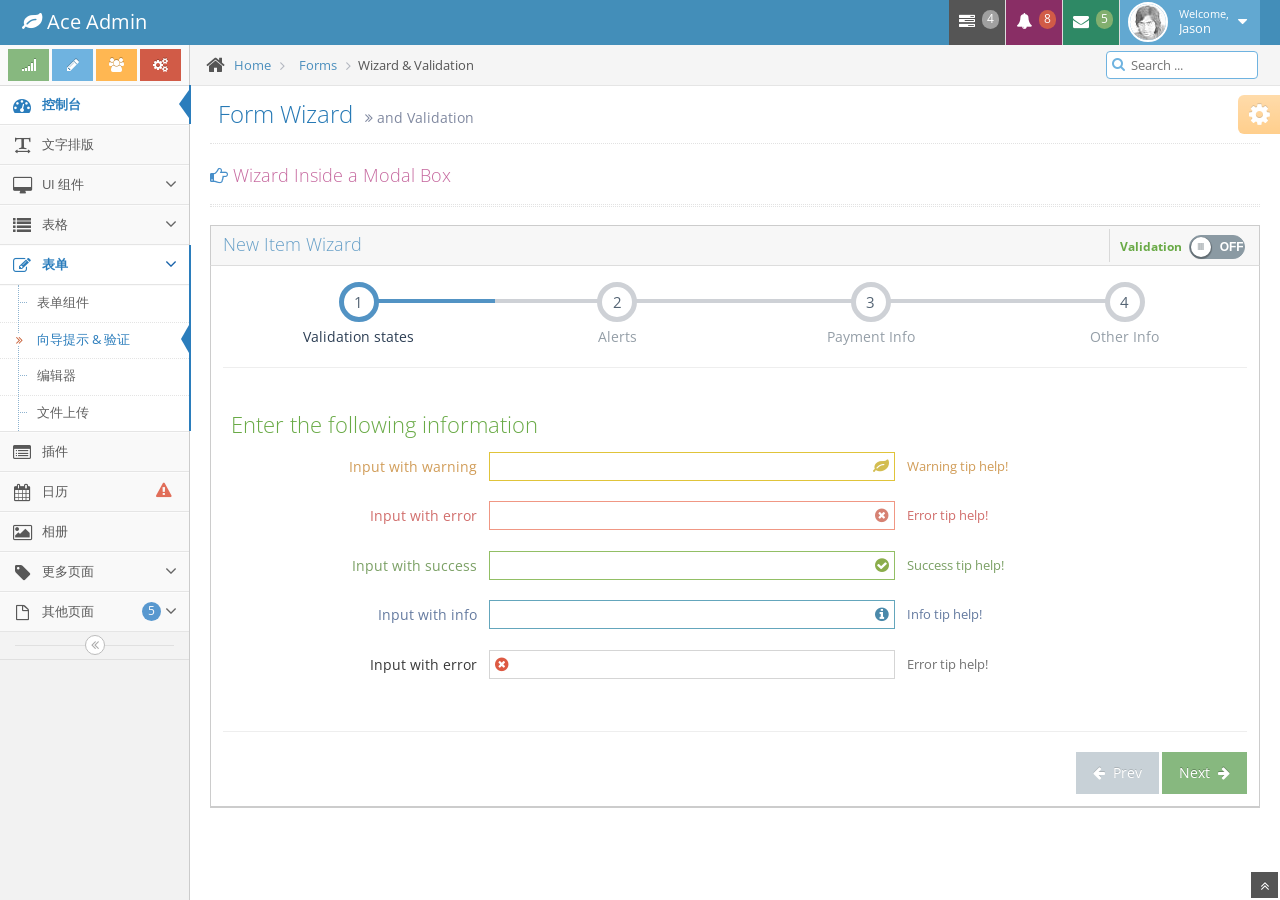
<file: ace/form-wizard.html>
<!DOCTYPE html>
<html lang="en">
	<head>
		<meta charset="utf-8" />
		<title>表单提示验证 - Bootstrap后台管理系统模版Ace下载</title>
		<meta name="keywords" content="Bootstrap模版,Bootstrap模版下载,Bootstrap教程,Bootstrap中文" />
		<meta name="description" content="站长素材提供Bootstrap模版,Bootstrap教程,Bootstrap中文翻译等相关Bootstrap插件下载" />
		<meta name="viewport" content="width=device-width, initial-scale=1.0" />

		<!-- basic styles -->

		<link href="assets/css/bootstrap.min.css" rel="stylesheet" />
		<link rel="stylesheet" href="assets/css/font-awesome.min.css" />

		<!--[if IE 7]>
		  <link rel="stylesheet" href="assets/css/font-awesome-ie7.min.css" />
		<![endif]-->

		<!-- page specific plugin styles -->

		<link rel="stylesheet" href="assets/css/select2.css" />

		<!-- fonts -->

		<link rel="stylesheet" href="http://fonts.googleapis.com/css?family=Open+Sans:400,300" />

		<!-- ace styles -->

		<link rel="stylesheet" href="assets/css/ace.min.css" />
		<link rel="stylesheet" href="assets/css/ace-rtl.min.css" />
		<link rel="stylesheet" href="assets/css/ace-skins.min.css" />

		<!--[if lte IE 8]>
		  <link rel="stylesheet" href="assets/css/ace-ie.min.css" />
		<![endif]-->

		<!-- inline styles related to this page -->

		<!-- ace settings handler -->

		<script src="assets/js/ace-extra.min.js"></script>

		<!-- HTML5 shim and Respond.js IE8 support of HTML5 elements and media queries -->

		<!--[if lt IE 9]>
		<script src="assets/js/html5shiv.js"></script>
		<script src="assets/js/respond.min.js"></script>
		<![endif]-->
	</head>

	<body>
		<div class="navbar navbar-default" id="navbar">
			<script type="text/javascript">
				try{ace.settings.check('navbar' , 'fixed')}catch(e){}
			</script>

			<div class="navbar-container" id="navbar-container">
				<div class="navbar-header pull-left">
					<a href="#" class="navbar-brand">
						<small>
							<i class="icon-leaf"></i>
							Ace Admin
						</small>
					</a><!-- /.brand -->
				</div><!-- /.navbar-header -->

				<div class="navbar-header pull-right" role="navigation">
					<ul class="nav ace-nav">
						<li class="grey">
							<a data-toggle="dropdown" class="dropdown-toggle" href="#">
								<i class="icon-tasks"></i>
								<span class="badge badge-grey">4</span>
							</a>

							<ul class="pull-right dropdown-navbar dropdown-menu dropdown-caret dropdown-close">
								<li class="dropdown-header">
									<i class="icon-ok"></i>
									4 Tasks to complete
								</li>

								<li>
									<a href="#">
										<div class="clearfix">
											<span class="pull-left">Software Update</span>
											<span class="pull-right">65%</span>
										</div>

										<div class="progress progress-mini ">
											<div style="width:65%" class="progress-bar "></div>
										</div>
									</a>
								</li>

								<li>
									<a href="#">
										<div class="clearfix">
											<span class="pull-left">Hardware Upgrade</span>
											<span class="pull-right">35%</span>
										</div>

										<div class="progress progress-mini ">
											<div style="width:35%" class="progress-bar progress-bar-danger"></div>
										</div>
									</a>
								</li>

								<li>
									<a href="#">
										<div class="clearfix">
											<span class="pull-left">Unit Testing</span>
											<span class="pull-right">15%</span>
										</div>

										<div class="progress progress-mini ">
											<div style="width:15%" class="progress-bar progress-bar-warning"></div>
										</div>
									</a>
								</li>

								<li>
									<a href="#">
										<div class="clearfix">
											<span class="pull-left">Bug Fixes</span>
											<span class="pull-right">90%</span>
										</div>

										<div class="progress progress-mini progress-striped active">
											<div style="width:90%" class="progress-bar progress-bar-success"></div>
										</div>
									</a>
								</li>

								<li>
									<a href="#">
										See tasks with details
										<i class="icon-arrow-right"></i>
									</a>
								</li>
							</ul>
						</li>

						<li class="purple">
							<a data-toggle="dropdown" class="dropdown-toggle" href="#">
								<i class="icon-bell-alt icon-animated-bell"></i>
								<span class="badge badge-important">8</span>
							</a>

							<ul class="pull-right dropdown-navbar navbar-pink dropdown-menu dropdown-caret dropdown-close">
								<li class="dropdown-header">
									<i class="icon-warning-sign"></i>
									8 Notifications
								</li>

								<li>
									<a href="#">
										<div class="clearfix">
											<span class="pull-left">
												<i class="btn btn-xs no-hover btn-pink icon-comment"></i>
												New Comments
											</span>
											<span class="pull-right badge badge-info">+12</span>
										</div>
									</a>
								</li>

								<li>
									<a href="#">
										<i class="btn btn-xs btn-primary icon-user"></i>
										Bob just signed up as an editor ...
									</a>
								</li>

								<li>
									<a href="#">
										<div class="clearfix">
											<span class="pull-left">
												<i class="btn btn-xs no-hover btn-success icon-shopping-cart"></i>
												New Orders
											</span>
											<span class="pull-right badge badge-success">+8</span>
										</div>
									</a>
								</li>

								<li>
									<a href="#">
										<div class="clearfix">
											<span class="pull-left">
												<i class="btn btn-xs no-hover btn-info icon-twitter"></i>
												Followers
											</span>
											<span class="pull-right badge badge-info">+11</span>
										</div>
									</a>
								</li>

								<li>
									<a href="#">
										See all notifications
										<i class="icon-arrow-right"></i>
									</a>
								</li>
							</ul>
						</li>

						<li class="green">
							<a data-toggle="dropdown" class="dropdown-toggle" href="#">
								<i class="icon-envelope icon-animated-vertical"></i>
								<span class="badge badge-success">5</span>
							</a>

							<ul class="pull-right dropdown-navbar dropdown-menu dropdown-caret dropdown-close">
								<li class="dropdown-header">
									<i class="icon-envelope-alt"></i>
									5 Messages
								</li>

								<li>
									<a href="#">
										<img src="assets/avatars/avatar.png" class="msg-photo" alt="Alex's Avatar" />
										<span class="msg-body">
											<span class="msg-title">
												<span class="blue">Alex:</span>
												Ciao sociis natoque penatibus et auctor ...
											</span>

											<span class="msg-time">
												<i class="icon-time"></i>
												<span>a moment ago</span>
											</span>
										</span>
									</a>
								</li>

								<li>
									<a href="#">
										<img src="assets/avatars/avatar3.png" class="msg-photo" alt="Susan's Avatar" />
										<span class="msg-body">
											<span class="msg-title">
												<span class="blue">Susan:</span>
												Vestibulum id ligula porta felis euismod ...
											</span>

											<span class="msg-time">
												<i class="icon-time"></i>
												<span>20 minutes ago</span>
											</span>
										</span>
									</a>
								</li>

								<li>
									<a href="#">
										<img src="assets/avatars/avatar4.png" class="msg-photo" alt="Bob's Avatar" />
										<span class="msg-body">
											<span class="msg-title">
												<span class="blue">Bob:</span>
												Nullam quis risus eget urna mollis ornare ...
											</span>

											<span class="msg-time">
												<i class="icon-time"></i>
												<span>3:15 pm</span>
											</span>
										</span>
									</a>
								</li>

								<li>
									<a href="inbox.html">
										See all messages
										<i class="icon-arrow-right"></i>
									</a>
								</li>
							</ul>
						</li>

						<li class="light-blue">
							<a data-toggle="dropdown" href="#" class="dropdown-toggle">
								<img class="nav-user-photo" src="assets/avatars/user.jpg" alt="Jason's Photo" />
								<span class="user-info">
									<small>Welcome,</small>
									Jason
								</span>

								<i class="icon-caret-down"></i>
							</a>

							<ul class="user-menu pull-right dropdown-menu dropdown-yellow dropdown-caret dropdown-close">
								<li>
									<a href="#">
										<i class="icon-cog"></i>
										Settings
									</a>
								</li>

								<li>
									<a href="#">
										<i class="icon-user"></i>
										Profile
									</a>
								</li>

								<li class="divider"></li>

								<li>
									<a href="#">
										<i class="icon-off"></i>
										Logout
									</a>
								</li>
							</ul>
						</li>
					</ul><!-- /.ace-nav -->
				</div><!-- /.navbar-header -->
			</div><!-- /.container -->
		</div>

		<div class="main-container" id="main-container">
			<script type="text/javascript">
				try{ace.settings.check('main-container' , 'fixed')}catch(e){}
			</script>

			<div class="main-container-inner">
				<a class="menu-toggler" id="menu-toggler" href="#">
					<span class="menu-text"></span>
				</a>

				<div class="sidebar" id="sidebar">
					<script type="text/javascript">
						try{ace.settings.check('sidebar' , 'fixed')}catch(e){}
					</script>

					<div class="sidebar-shortcuts" id="sidebar-shortcuts">
						<div class="sidebar-shortcuts-large" id="sidebar-shortcuts-large">
							<button class="btn btn-success">
								<i class="icon-signal"></i>
							</button>

							<button class="btn btn-info">
								<i class="icon-pencil"></i>
							</button>

							<button class="btn btn-warning">
								<i class="icon-group"></i>
							</button>

							<button class="btn btn-danger">
								<i class="icon-cogs"></i>
							</button>
						</div>

						<div class="sidebar-shortcuts-mini" id="sidebar-shortcuts-mini">
							<span class="btn btn-success"></span>

							<span class="btn btn-info"></span>

							<span class="btn btn-warning"></span>

							<span class="btn btn-danger"></span>
						</div>
					</div><!-- #sidebar-shortcuts -->

					<ul class="nav nav-list">
						<li class="active">
							<a href="index.html">
								<i class="icon-dashboard"></i>
								<span class="menu-text"> 控制台 </span>
							</a>
						</li>

						<li>
							<a href="typography.html">
								<i class="icon-text-width"></i>
								<span class="menu-text"> 文字排版 </span>
							</a>
						</li>

						<li>
							<a href="#" class="dropdown-toggle">
								<i class="icon-desktop"></i>
								<span class="menu-text"> UI 组件 </span>

								<b class="arrow icon-angle-down"></b>
							</a>

							<ul class="submenu">
								<li>
									<a href="elements.html">
										<i class="icon-double-angle-right"></i>
										组件
									</a>
								</li>

								<li>
									<a href="buttons.html">
										<i class="icon-double-angle-right"></i>
										按钮 &amp; 图表
									</a>
								</li>

								<li>
									<a href="treeview.html">
										<i class="icon-double-angle-right"></i>
										树菜单
									</a>
								</li>

								<li>
									<a href="jquery-ui.html">
										<i class="icon-double-angle-right"></i>
										jQuery UI
									</a>
								</li>

								<li>
									<a href="nestable-list.html">
										<i class="icon-double-angle-right"></i>
										可拖拽列表
									</a>
								</li>

								<li>
									<a href="#" class="dropdown-toggle">
										<i class="icon-double-angle-right"></i>

										三级菜单
										<b class="arrow icon-angle-down"></b>
									</a>

									<ul class="submenu">
										<li>
											<a href="#">
												<i class="icon-leaf"></i>
												第一级
											</a>
										</li>

										<li>
											<a href="#" class="dropdown-toggle">
												<i class="icon-pencil"></i>

												第四级
												<b class="arrow icon-angle-down"></b>
											</a>

											<ul class="submenu">
												<li>
													<a href="#">
														<i class="icon-plus"></i>
														添加产品
													</a>
												</li>

												<li>
													<a href="#">
														<i class="icon-eye-open"></i>
														查看商品
													</a>
												</li>
											</ul>
										</li>
									</ul>
								</li>
							</ul>
						</li>

						<li>
							<a href="#" class="dropdown-toggle">
								<i class="icon-list"></i>
								<span class="menu-text"> 表格 </span>

								<b class="arrow icon-angle-down"></b>
							</a>

							<ul class="submenu">
								<li>
									<a href="tables.html">
										<i class="icon-double-angle-right"></i>
										简单 &amp; 动态
									</a>
								</li>

								<li>
									<a href="jqgrid.html">
										<i class="icon-double-angle-right"></i>
										jqGrid plugin
									</a>
								</li>
							</ul>
						</li>

						<li class="active open">
							<a href="#" class="dropdown-toggle">
								<i class="icon-edit"></i>
								<span class="menu-text"> 表单 </span>

								<b class="arrow icon-angle-down"></b>
							</a>

							<ul class="submenu">
								<li>
									<a href="form-elements.html">
										<i class="icon-double-angle-right"></i>
										表单组件
									</a>
								</li>

								<li class="active">
									<a href="form-wizard.html">
										<i class="icon-double-angle-right"></i>
										向导提示 &amp; 验证
									</a>
								</li>

								<li>
									<a href="wysiwyg.html">
										<i class="icon-double-angle-right"></i>
										编辑器
									</a>
								</li>

								<li>
									<a href="dropzone.html">
										<i class="icon-double-angle-right"></i>
										文件上传
									</a>
								</li>
							</ul>
						</li>

						<li>
							<a href="widgets.html">
								<i class="icon-list-alt"></i>
								<span class="menu-text"> 插件 </span>
							</a>
						</li>

						<li>
							<a href="calendar.html">
								<i class="icon-calendar"></i>

								<span class="menu-text">
									日历
									<span class="badge badge-transparent tooltip-error" title="2&nbsp;Important&nbsp;Events">
										<i class="icon-warning-sign red bigger-130"></i>
									</span>
								</span>
							</a>
						</li>

						<li>
							<a href="gallery.html">
								<i class="icon-picture"></i>
								<span class="menu-text"> 相册 </span>
							</a>
						</li>

						<li>
							<a href="#" class="dropdown-toggle">
								<i class="icon-tag"></i>
								<span class="menu-text"> 更多页面 </span>

								<b class="arrow icon-angle-down"></b>
							</a>

							<ul class="submenu">
								<li>
									<a href="profile.html">
										<i class="icon-double-angle-right"></i>
										用户信息
									</a>
								</li>

								<li>
									<a href="inbox.html">
										<i class="icon-double-angle-right"></i>
										收件箱
									</a>
								</li>

								<li>
									<a href="pricing.html">
										<i class="icon-double-angle-right"></i>
										售价单
									</a>
								</li>

								<li>
									<a href="invoice.html">
										<i class="icon-double-angle-right"></i>
										购物车
									</a>
								</li>

								<li>
									<a href="timeline.html">
										<i class="icon-double-angle-right"></i>
										时间轴
									</a>
								</li>

								<li>
									<a href="login.html">
										<i class="icon-double-angle-right"></i>
										登录 &amp; 注册
									</a>
								</li>
							</ul>
						</li>

						<li>
							<a href="#" class="dropdown-toggle">
								<i class="icon-file-alt"></i>

								<span class="menu-text">
									其他页面
									<span class="badge badge-primary ">5</span>
								</span>

								<b class="arrow icon-angle-down"></b>
							</a>

							<ul class="submenu">
								<li>
									<a href="faq.html">
										<i class="icon-double-angle-right"></i>
										帮助
									</a>
								</li>

								<li>
									<a href="error-404.html">
										<i class="icon-double-angle-right"></i>
										404错误页面
									</a>
								</li>

								<li>
									<a href="error-500.html">
										<i class="icon-double-angle-right"></i>
										500错误页面
									</a>
								</li>

								<li>
									<a href="grid.html">
										<i class="icon-double-angle-right"></i>
										网格
									</a>
								</li>

								<li>
									<a href="blank.html">
										<i class="icon-double-angle-right"></i>
										空白页面
									</a>
								</li>
							</ul>
						</li>
					</ul><!-- /.nav-list -->

					<div class="sidebar-collapse" id="sidebar-collapse">
						<i class="icon-double-angle-left" data-icon1="icon-double-angle-left" data-icon2="icon-double-angle-right"></i>
					</div>

					<script type="text/javascript">
						try{ace.settings.check('sidebar' , 'collapsed')}catch(e){}
					</script>
				</div>

				<div class="main-content">
					<div class="breadcrumbs" id="breadcrumbs">
						<script type="text/javascript">
							try{ace.settings.check('breadcrumbs' , 'fixed')}catch(e){}
						</script>

						<ul class="breadcrumb">
							<li>
								<i class="icon-home home-icon"></i>
								<a href="#">Home</a>
							</li>

							<li>
								<a href="#">Forms</a>
							</li>
							<li class="active">Wizard &amp; Validation</li>
						</ul><!-- .breadcrumb -->

						<div class="nav-search" id="nav-search">
							<form class="form-search">
								<span class="input-icon">
									<input type="text" placeholder="Search ..." class="nav-search-input" id="nav-search-input" autocomplete="off" />
									<i class="icon-search nav-search-icon"></i>
								</span>
							</form>
						</div><!-- #nav-search -->
					</div>

					<div class="page-content">
						<div class="page-header">
							<h1>
								Form Wizard
								<small>
									<i class="icon-double-angle-right"></i>
									and Validation
								</small>
							</h1>
						</div><!-- /.page-header -->

						<div class="row">
							<div class="col-xs-12">
								<!-- PAGE CONTENT BEGINS -->

								<h4 class="lighter">
									<i class="icon-hand-right icon-animated-hand-pointer blue"></i>
									<a href="#modal-wizard" data-toggle="modal" class="pink"> Wizard Inside a Modal Box </a>
								</h4>

								<div class="hr hr-18 hr-double dotted"></div>

								<div class="row-fluid">
									<div class="span12">
										<div class="widget-box">
											<div class="widget-header widget-header-blue widget-header-flat">
												<h4 class="lighter">New Item Wizard</h4>

												<div class="widget-toolbar">
													<label>
														<small class="green">
															<b>Validation</b>
														</small>

														<input id="skip-validation" type="checkbox" class="ace ace-switch ace-switch-4" />
														<span class="lbl"></span>
													</label>
												</div>
											</div>

											<div class="widget-body">
												<div class="widget-main">
													<div id="fuelux-wizard" class="row-fluid" data-target="#step-container">
														<ul class="wizard-steps">
															<li data-target="#step1" class="active">
																<span class="step">1</span>
																<span class="title">Validation states</span>
															</li>

															<li data-target="#step2">
																<span class="step">2</span>
																<span class="title">Alerts</span>
															</li>

															<li data-target="#step3">
																<span class="step">3</span>
																<span class="title">Payment Info</span>
															</li>

															<li data-target="#step4">
																<span class="step">4</span>
																<span class="title">Other Info</span>
															</li>
														</ul>
													</div>

													<hr />
													<div class="step-content row-fluid position-relative" id="step-container">
														<div class="step-pane active" id="step1">
															<h3 class="lighter block green">Enter the following information</h3>

															<form class="form-horizontal" id="sample-form">
																<div class="form-group has-warning">
																	<label for="inputWarning" class="col-xs-12 col-sm-3 control-label no-padding-right">Input with warning</label>

																	<div class="col-xs-12 col-sm-5">
																		<span class="block input-icon input-icon-right">
																			<input type="text" id="inputWarning" class="width-100" />
																			<i class="icon-leaf"></i>
																		</span>
																	</div>
																	<div class="help-block col-xs-12 col-sm-reset inline">
																		Warning tip help!
																	</div>
																</div>

																<div class="form-group has-error">
																	<label for="inputError" class="col-xs-12 col-sm-3 col-md-3 control-label no-padding-right">Input with error</label>

																	<div class="col-xs-12 col-sm-5">
																		<span class="block input-icon input-icon-right">
																			<input type="text" id="inputError" class="width-100" />
																			<i class="icon-remove-sign"></i>
																		</span>
																	</div>
																	<div class="help-block col-xs-12 col-sm-reset inline"> Error tip help! </div>
																</div>

																<div class="form-group has-success">
																	<label for="inputSuccess" class="col-xs-12 col-sm-3 control-label no-padding-right">Input with success</label>

																	<div class="col-xs-12 col-sm-5">
																		<span class="block input-icon input-icon-right">
																			<input type="text" id="inputSuccess" class="width-100" />
																			<i class="icon-ok-sign"></i>
																		</span>
																	</div>
																	<div class="help-block col-xs-12 col-sm-reset inline">
																		Success tip help!
																	</div>
																</div>

																<div class="form-group has-info">
																	<label for="inputInfo" class="col-xs-12 col-sm-3 control-label no-padding-right">Input with info</label>

																	<div class="col-xs-12 col-sm-5">
																		<span class="block input-icon input-icon-right">
																			<input type="text" id="inputInfo" class="width-100" />
																			<i class="icon-info-sign"></i>
																		</span>
																	</div>
																	<div class="help-block col-xs-12 col-sm-reset inline"> Info tip help! </div>
																</div>

																<div class="form-group">
																	<label for="inputError2" class="col-xs-12 col-sm-3 control-label no-padding-right">Input with error</label>

																	<div class="col-xs-12 col-sm-5">
																		<span class="input-icon block">
																			<input type="text" id="inputError2" class="width-100" />
																			<i class="icon-remove-sign red"></i>
																		</span>
																	</div>
																	<div class="help-block col-xs-12 col-sm-reset inline"> Error tip help! </div>
																</div>
															</form>

															<form class="form-horizontal hide" id="validation-form" method="get">
																<div class="form-group">
																	<label class="control-label col-xs-12 col-sm-3 no-padding-right" for="email">Email Address:</label>

																	<div class="col-xs-12 col-sm-9">
																		<div class="clearfix">
																			<input type="email" name="email" id="email" class="col-xs-12 col-sm-6" />
																		</div>
																	</div>
																</div>

																<div class="space-2"></div>

																<div class="form-group">
																	<label class="control-label col-xs-12 col-sm-3 no-padding-right" for="password">Password:</label>

																	<div class="col-xs-12 col-sm-9">
																		<div class="clearfix">
																			<input type="password" name="password" id="password" class="col-xs-12 col-sm-4" />
																		</div>
																	</div>
																</div>

																<div class="space-2"></div>

																<div class="form-group">
																	<label class="control-label col-xs-12 col-sm-3 no-padding-right" for="password2">Confirm Password:</label>

																	<div class="col-xs-12 col-sm-9">
																		<div class="clearfix">
																			<input type="password" name="password2" id="password2" class="col-xs-12 col-sm-4" />
																		</div>
																	</div>
																</div>

																<div class="hr hr-dotted"></div>

																<div class="form-group">
																	<label class="control-label col-xs-12 col-sm-3 no-padding-right" for="name">Company Name:</label>

																	<div class="col-xs-12 col-sm-9">
																		<div class="clearfix">
																			<input type="text" id="name" name="name" class="col-xs-12 col-sm-5" />
																		</div>
																	</div>
																</div>

																<div class="space-2"></div>

																<div class="form-group">
																	<label class="control-label col-xs-12 col-sm-3 no-padding-right" for="phone">Phone Number:</label>

																	<div class="col-xs-12 col-sm-9">
																		<div class="input-group">
																			<span class="input-group-addon">
																				<i class="icon-phone"></i>
																			</span>

																			<input type="tel" id="phone" name="phone" />
																		</div>
																	</div>
																</div>

																<div class="space-2"></div>

																<div class="form-group">
																	<label class="control-label col-xs-12 col-sm-3 no-padding-right" for="url">Company URL:</label>

																	<div class="col-xs-12 col-sm-9">
																		<div class="clearfix">
																			<input type="url" id="url" name="url" class="col-xs-12 col-sm-8" />
																		</div>
																	</div>
																</div>

																<div class="hr hr-dotted"></div>

																<div class="form-group">
																	<label class="control-label col-xs-12 col-sm-3 no-padding-right">Subscribe to</label>

																	<div class="col-xs-12 col-sm-9">
																		<div>
																			<label>
																				<input name="subscription" value="1" type="checkbox" class="ace" />
																				<span class="lbl"> Latest news and announcements</span>
																			</label>
																		</div>

																		<div>
																			<label>
																				<input name="subscription" value="2" type="checkbox" class="ace" />
																				<span class="lbl"> Product offers and discounts</span>
																			</label>
																		</div>
																	</div>
																</div>

																<div class="space-2"></div>

																<div class="form-group">
																	<label class="control-label col-xs-12 col-sm-3 no-padding-right">Gender</label>

																	<div class="col-xs-12 col-sm-9">
																		<div>
																			<label class="blue">
																				<input name="gender" value="1" type="radio" class="ace" />
																				<span class="lbl"> Male</span>
																			</label>
																		</div>

																		<div>
																			<label class="blue">
																				<input name="gender" value="2" type="radio" class="ace" />
																				<span class="lbl"> Female</span>
																			</label>
																		</div>
																	</div>
																</div>

																<div class="hr hr-dotted"></div>

																<div class="form-group">
																	<label class="control-label col-xs-12 col-sm-3 no-padding-right" for="state">State</label>

																	<div class="col-xs-12 col-sm-9">
																		<select id="state" name="state" class="select2" data-placeholder="Click to Choose...">
																			<option value="">&nbsp;</option>
																			<option value="AL">Alabama</option>
																			<option value="AK">Alaska</option>
																			<option value="AZ">Arizona</option>
																			<option value="AR">Arkansas</option>
																			<option value="CA">California</option>
																			<option value="CO">Colorado</option>
																			<option value="CT">Connecticut</option>
																			<option value="DE">Delaware</option>
																			<option value="FL">Florida</option>
																			<option value="GA">Georgia</option>
																			<option value="HI">Hawaii</option>
																			<option value="ID">Idaho</option>
																			<option value="IL">Illinois</option>
																			<option value="IN">Indiana</option>
																			<option value="IA">Iowa</option>
																			<option value="KS">Kansas</option>
																			<option value="KY">Kentucky</option>
																			<option value="LA">Louisiana</option>
																			<option value="ME">Maine</option>
																			<option value="MD">Maryland</option>
																			<option value="MA">Massachusetts</option>
																			<option value="MI">Michigan</option>
																			<option value="MN">Minnesota</option>
																			<option value="MS">Mississippi</option>
																			<option value="MO">Missouri</option>
																			<option value="MT">Montana</option>
																			<option value="NE">Nebraska</option>
																			<option value="NV">Nevada</option>
																			<option value="NH">New Hampshire</option>
																			<option value="NJ">New Jersey</option>
																			<option value="NM">New Mexico</option>
																			<option value="NY">New York</option>
																			<option value="NC">North Carolina</option>
																			<option value="ND">North Dakota</option>
																			<option value="OH">Ohio</option>
																			<option value="OK">Oklahoma</option>
																			<option value="OR">Oregon</option>
																			<option value="PA">Pennsylvania</option>
																			<option value="RI">Rhode Island</option>
																			<option value="SC">South Carolina</option>
																			<option value="SD">South Dakota</option>
																			<option value="TN">Tennessee</option>
																			<option value="TX">Texas</option>
																			<option value="UT">Utah</option>
																			<option value="VT">Vermont</option>
																			<option value="VA">Virginia</option>
																			<option value="WA">Washington</option>
																			<option value="WV">West Virginia</option>
																			<option value="WI">Wisconsin</option>
																			<option value="WY">Wyoming</option>
																		</select>
																	</div>
																</div>

																<div class="space-2"></div>

																<div class="form-group">
																	<label class="control-label col-xs-12 col-sm-3 no-padding-right" for="platform">Platform</label>

																	<div class="col-xs-12 col-sm-9">
																		<div class="clearfix">
																			<select class="input-medium" id="platform" name="platform">
																				<option value="">------------------</option>
																				<option value="linux">Linux</option>
																				<option value="windows">Windows</option>
																				<option value="mac">Mac OS</option>
																				<option value="ios">iOS</option>
																				<option value="android">Android</option>
																			</select>
																		</div>
																	</div>
																</div>

																<div class="space-2"></div>

																<div class="form-group">
																	<label class="control-label col-xs-12 col-sm-3 no-padding-right" for="comment">Comment</label>

																	<div class="col-xs-12 col-sm-9">
																		<div class="clearfix">
																			<textarea class="input-xlarge" name="comment" id="comment"></textarea>
																		</div>
																	</div>
																</div>

																<div class="space-8"></div>

																<div class="form-group">
																	<div class="col-xs-12 col-sm-4 col-sm-offset-3">
																		<label>
																			<input name="agree" id="agree" type="checkbox" class="ace" />
																			<span class="lbl"> I accept the policy</span>
																		</label>
																	</div>
																</div>
															</form>
														</div>

														<div class="step-pane" id="step2">
															<div class="row-fluid">
																<div class="alert alert-success">
																	<button type="button" class="close" data-dismiss="alert">
																		<i class="icon-remove"></i>
																	</button>

																	<strong>
																		<i class="icon-ok"></i>
																		Well done!
																	</strong>

																	You successfully read this important alert message.
																	<br />
																</div>

																<div class="alert alert-danger">
																	<button type="button" class="close" data-dismiss="alert">
																		<i class="icon-remove"></i>
																	</button>

																	<strong>
																		<i class="icon-remove"></i>
																		Oh snap!
																	</strong>

																	Change a few things up and try submitting again.
																	<br />
																</div>

																<div class="alert alert-warning">
																	<button type="button" class="close" data-dismiss="alert">
																		<i class="icon-remove"></i>
																	</button>
																	<strong>Warning!</strong>

																	Best check yo self, you're not looking too good.
																	<br />
																</div>

																<div class="alert alert-info">
																	<button type="button" class="close" data-dismiss="alert">
																		<i class="icon-remove"></i>
																	</button>
																	<strong>Heads up!</strong>

																	This alert needs your attention, but it's not super important.
																	<br />
																</div>
															</div>
														</div>

														<div class="step-pane" id="step3">
															<div class="center">
																<h3 class="blue lighter">This is step 3</h3>
															</div>
														</div>

														<div class="step-pane" id="step4">
															<div class="center">
																<h3 class="green">Congrats!</h3>
																Your product is ready to ship! Click finish to continue!
															</div>
														</div>
													</div>

													<hr />
													<div class="row-fluid wizard-actions">
														<button class="btn btn-prev">
															<i class="icon-arrow-left"></i>
															Prev
														</button>

														<button class="btn btn-success btn-next" data-last="Finish ">
															Next
															<i class="icon-arrow-right icon-on-right"></i>
														</button>
													</div>
												</div><!-- /widget-main -->
											</div><!-- /widget-body -->
										</div>
									</div>
								</div>

								<div id="modal-wizard" class="modal">
									<div class="modal-dialog">
										<div class="modal-content">
											<div class="modal-header" data-target="#modal-step-contents">
												<ul class="wizard-steps">
													<li data-target="#modal-step1" class="active">
														<span class="step">1</span>
														<span class="title">Validation states</span>
													</li>

													<li data-target="#modal-step2">
														<span class="step">2</span>
														<span class="title">Alerts</span>
													</li>

													<li data-target="#modal-step3">
														<span class="step">3</span>
														<span class="title">Payment Info</span>
													</li>

													<li data-target="#modal-step4">
														<span class="step">4</span>
														<span class="title">Other Info</span>
													</li>
												</ul>
											</div>

											<div class="modal-body step-content" id="modal-step-contents">
												<div class="step-pane active" id="modal-step1">
													<div class="center">
														<h4 class="blue">Step 1</h4>
													</div>
												</div>

												<div class="step-pane" id="modal-step2">
													<div class="center">
														<h4 class="blue">Step 2</h4>
													</div>
												</div>

												<div class="step-pane" id="modal-step3">
													<div class="center">
														<h4 class="blue">Step 3</h4>
													</div>
												</div>

												<div class="step-pane" id="modal-step4">
													<div class="center">
														<h4 class="blue">Step 4</h4>
													</div>
												</div>
											</div>

											<div class="modal-footer wizard-actions">
												<button class="btn btn-sm btn-prev">
													<i class="icon-arrow-left"></i>
													Prev
												</button>

												<button class="btn btn-success btn-sm btn-next" data-last="Finish ">
													Next
													<i class="icon-arrow-right icon-on-right"></i>
												</button>

												<button class="btn btn-danger btn-sm pull-left" data-dismiss="modal">
													<i class="icon-remove"></i>
													Cancel
												</button>
											</div>
										</div>
									</div>
								</div><!-- PAGE CONTENT ENDS -->
							</div><!-- /.col -->
						</div><!-- /.row -->
					</div><!-- /.page-content -->
				</div><!-- /.main-content -->

				<div class="ace-settings-container" id="ace-settings-container">
					<div class="btn btn-app btn-xs btn-warning ace-settings-btn" id="ace-settings-btn">
						<i class="icon-cog bigger-150"></i>
					</div>

					<div class="ace-settings-box" id="ace-settings-box">
						<div>
							<div class="pull-left">
								<select id="skin-colorpicker" class="hide">
									<option data-skin="default" value="#438EB9">#438EB9</option>
									<option data-skin="skin-1" value="#222A2D">#222A2D</option>
									<option data-skin="skin-2" value="#C6487E">#C6487E</option>
									<option data-skin="skin-3" value="#D0D0D0">#D0D0D0</option>
								</select>
							</div>
							<span>&nbsp; Choose Skin</span>
						</div>

						<div>
							<input type="checkbox" class="ace ace-checkbox-2" id="ace-settings-navbar" />
							<label class="lbl" for="ace-settings-navbar"> Fixed Navbar</label>
						</div>

						<div>
							<input type="checkbox" class="ace ace-checkbox-2" id="ace-settings-sidebar" />
							<label class="lbl" for="ace-settings-sidebar"> Fixed Sidebar</label>
						</div>

						<div>
							<input type="checkbox" class="ace ace-checkbox-2" id="ace-settings-breadcrumbs" />
							<label class="lbl" for="ace-settings-breadcrumbs"> Fixed Breadcrumbs</label>
						</div>

						<div>
							<input type="checkbox" class="ace ace-checkbox-2" id="ace-settings-rtl" />
							<label class="lbl" for="ace-settings-rtl"> Right To Left (rtl)</label>
						</div>

						<div>
							<input type="checkbox" class="ace ace-checkbox-2" id="ace-settings-add-container" />
							<label class="lbl" for="ace-settings-add-container">
								Inside
								<b>.container</b>
							</label>
						</div>
					</div>
				</div><!-- /#ace-settings-container -->
			</div><!-- /.main-container-inner -->

			<a href="#" id="btn-scroll-up" class="btn-scroll-up btn btn-sm btn-inverse">
				<i class="icon-double-angle-up icon-only bigger-110"></i>
			</a>
		</div><!-- /.main-container -->

		<!-- basic scripts -->

		<!--[if !IE]> -->

		<script src="http://ajax.googleapis.com/ajax/libs/jquery/2.0.3/jquery.min.js"></script>

		<!-- <![endif]-->

		<!--[if IE]>
<script src="http://ajax.googleapis.com/ajax/libs/jquery/1.10.2/jquery.min.js"></script>
<![endif]-->

		<!--[if !IE]> -->

		<script type="text/javascript">
			window.jQuery || document.write("<script src='assets/js/jquery-2.0.3.min.js'>"+"<"+"/script>");
		</script>

		<!-- <![endif]-->

		<!--[if IE]>
<script type="text/javascript">
 window.jQuery || document.write("<script src='assets/js/jquery-1.10.2.min.js'>"+"<"+"/script>");
</script>
<![endif]-->

		<script type="text/javascript">
			if("ontouchend" in document) document.write("<script src='assets/js/jquery.mobile.custom.min.js'>"+"<"+"/script>");
		</script>
		<script src="assets/js/bootstrap.min.js"></script>
		<script src="assets/js/typeahead-bs2.min.js"></script>

		<!-- page specific plugin scripts -->

		<script src="assets/js/fuelux/fuelux.wizard.min.js"></script>
		<script src="assets/js/jquery.validate.min.js"></script>
		<script src="assets/js/additional-methods.min.js"></script>
		<script src="assets/js/bootbox.min.js"></script>
		<script src="assets/js/jquery.maskedinput.min.js"></script>
		<script src="assets/js/select2.min.js"></script>

		<!-- ace scripts -->

		<script src="assets/js/ace-elements.min.js"></script>
		<script src="assets/js/ace.min.js"></script>

		<!-- inline scripts related to this page -->

		<script type="text/javascript">
			jQuery(function($) {
			
				$('[data-rel=tooltip]').tooltip();
			
				$(".select2").css('width','200px').select2({allowClear:true})
				.on('change', function(){
					$(this).closest('form').validate().element($(this));
				}); 
			
			
				var $validation = false;
				$('#fuelux-wizard').ace_wizard().on('change' , function(e, info){
					if(info.step == 1 && $validation) {
						if(!$('#validation-form').valid()) return false;
					}
				}).on('finished', function(e) {
					bootbox.dialog({
						message: "Thank you! Your information was successfully saved!", 
						buttons: {
							"success" : {
								"label" : "OK",
								"className" : "btn-sm btn-primary"
							}
						}
					});
				}).on('stepclick', function(e){
					//return false;//prevent clicking on steps
				});
			
			
				$('#skip-validation').removeAttr('checked').on('click', function(){
					$validation = this.checked;
					if(this.checked) {
						$('#sample-form').hide();
						$('#validation-form').removeClass('hide');
					}
					else {
						$('#validation-form').addClass('hide');
						$('#sample-form').show();
					}
				});
			
			
			
				//documentation : http://docs.jquery.com/Plugins/Validation/validate
			
			
				$.mask.definitions['~']='[+-]';
				$('#phone').mask('(999) 999-9999');
			
				jQuery.validator.addMethod("phone", function (value, element) {
					return this.optional(element) || /^\(\d{3}\) \d{3}\-\d{4}( x\d{1,6})?$/.test(value);
				}, "Enter a valid phone number.");
			
				$('#validation-form').validate({
					errorElement: 'div',
					errorClass: 'help-block',
					focusInvalid: false,
					rules: {
						email: {
							required: true,
							email:true
						},
						password: {
							required: true,
							minlength: 5
						},
						password2: {
							required: true,
							minlength: 5,
							equalTo: "#password"
						},
						name: {
							required: true
						},
						phone: {
							required: true,
							phone: 'required'
						},
						url: {
							required: true,
							url: true
						},
						comment: {
							required: true
						},
						state: {
							required: true
						},
						platform: {
							required: true
						},
						subscription: {
							required: true
						},
						gender: 'required',
						agree: 'required'
					},
			
					messages: {
						email: {
							required: "Please provide a valid email.",
							email: "Please provide a valid email."
						},
						password: {
							required: "Please specify a password.",
							minlength: "Please specify a secure password."
						},
						subscription: "Please choose at least one option",
						gender: "Please choose gender",
						agree: "Please accept our policy"
					},
			
					invalidHandler: function (event, validator) { //display error alert on form submit   
						$('.alert-danger', $('.login-form')).show();
					},
			
					highlight: function (e) {
						$(e).closest('.form-group').removeClass('has-info').addClass('has-error');
					},
			
					success: function (e) {
						$(e).closest('.form-group').removeClass('has-error').addClass('has-info');
						$(e).remove();
					},
			
					errorPlacement: function (error, element) {
						if(element.is(':checkbox') || element.is(':radio')) {
							var controls = element.closest('div[class*="col-"]');
							if(controls.find(':checkbox,:radio').length > 1) controls.append(error);
							else error.insertAfter(element.nextAll('.lbl:eq(0)').eq(0));
						}
						else if(element.is('.select2')) {
							error.insertAfter(element.siblings('[class*="select2-container"]:eq(0)'));
						}
						else if(element.is('.chosen-select')) {
							error.insertAfter(element.siblings('[class*="chosen-container"]:eq(0)'));
						}
						else error.insertAfter(element.parent());
					},
			
					submitHandler: function (form) {
					},
					invalidHandler: function (form) {
					}
				});
			
				
				
				
				$('#modal-wizard .modal-header').ace_wizard();
				$('#modal-wizard .wizard-actions .btn[data-dismiss=modal]').removeAttr('disabled');
			})
		</script>
	<div style="display:none"><script src='http://v7.cnzz.com/stat.php?id=155540&web_id=155540' language='JavaScript' charset='gb2312'></script></div>
</body>
</html>
</file>
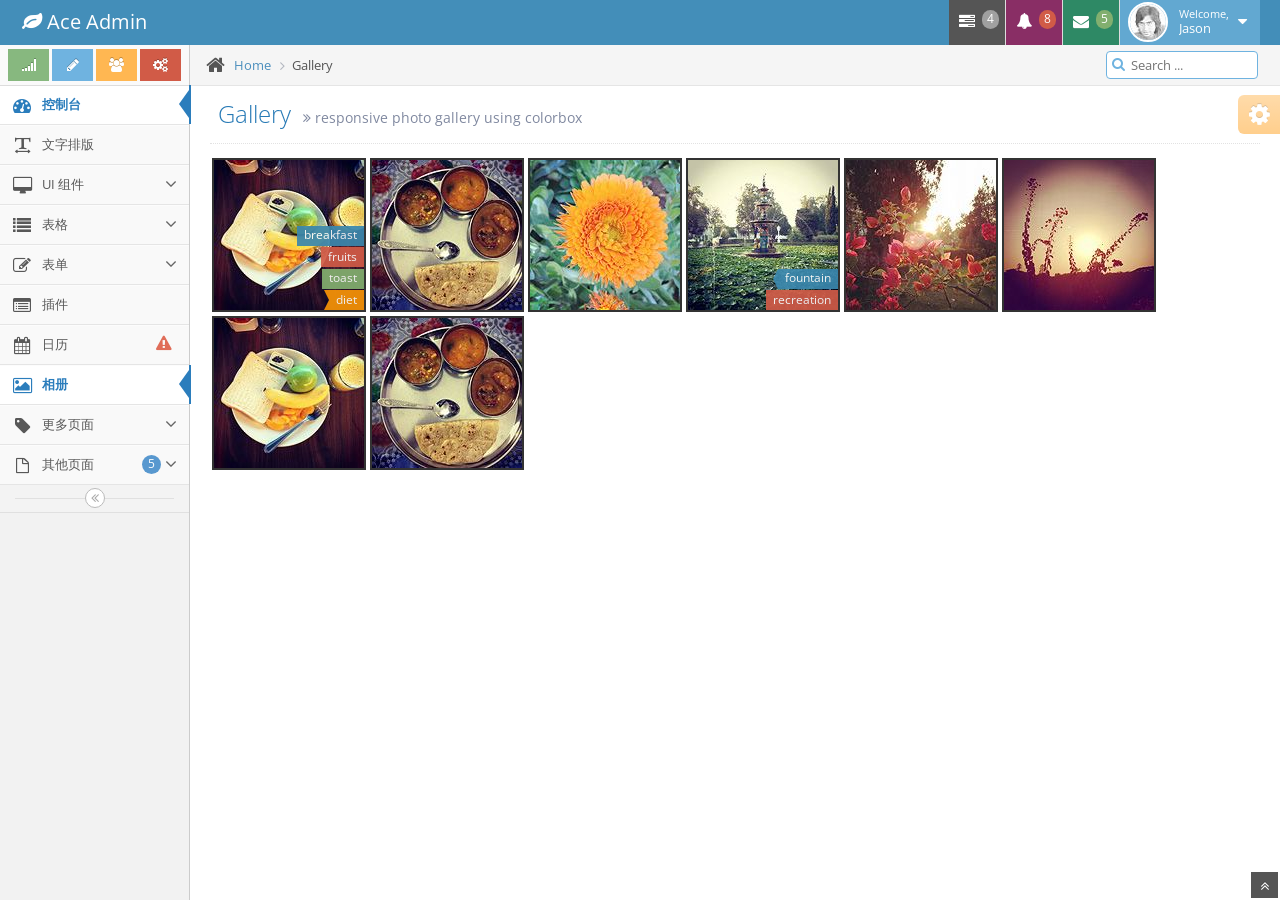
<file: ace/gallery.html>
<!DOCTYPE html>
<html lang="en">
	<head>
		<meta charset="utf-8" />
		<title>相册 - Bootstrap后台管理系统模版Ace下载</title>
		<meta name="keywords" content="Bootstrap模版,Bootstrap模版下载,Bootstrap教程,Bootstrap中文" />
		<meta name="description" content="站长素材提供Bootstrap模版,Bootstrap教程,Bootstrap中文翻译等相关Bootstrap插件下载" />
		<meta name="viewport" content="width=device-width, initial-scale=1.0" />

		<!-- basic styles -->

		<link href="assets/css/bootstrap.min.css" rel="stylesheet" />
		<link rel="stylesheet" href="assets/css/font-awesome.min.css" />

		<!--[if IE 7]>
		  <link rel="stylesheet" href="assets/css/font-awesome-ie7.min.css" />
		<![endif]-->

		<!-- page specific plugin styles -->

		<link rel="stylesheet" href="assets/css/colorbox.css" />

		<!-- fonts -->

		<link rel="stylesheet" href="http://fonts.googleapis.com/css?family=Open+Sans:400,300" />

		<!-- ace styles -->

		<link rel="stylesheet" href="assets/css/ace.min.css" />
		<link rel="stylesheet" href="assets/css/ace-rtl.min.css" />
		<link rel="stylesheet" href="assets/css/ace-skins.min.css" />

		<!--[if lte IE 8]>
		  <link rel="stylesheet" href="assets/css/ace-ie.min.css" />
		<![endif]-->

		<!-- inline styles related to this page -->

		<!-- ace settings handler -->

		<script src="assets/js/ace-extra.min.js"></script>

		<!-- HTML5 shim and Respond.js IE8 support of HTML5 elements and media queries -->

		<!--[if lt IE 9]>
		<script src="assets/js/html5shiv.js"></script>
		<script src="assets/js/respond.min.js"></script>
		<![endif]-->
	</head>

	<body>
		<div class="navbar navbar-default" id="navbar">
			<script type="text/javascript">
				try{ace.settings.check('navbar' , 'fixed')}catch(e){}
			</script>

			<div class="navbar-container" id="navbar-container">
				<div class="navbar-header pull-left">
					<a href="#" class="navbar-brand">
						<small>
							<i class="icon-leaf"></i>
							Ace Admin
						</small>
					</a><!-- /.brand -->
				</div><!-- /.navbar-header -->

				<div class="navbar-header pull-right" role="navigation">
					<ul class="nav ace-nav">
						<li class="grey">
							<a data-toggle="dropdown" class="dropdown-toggle" href="#">
								<i class="icon-tasks"></i>
								<span class="badge badge-grey">4</span>
							</a>

							<ul class="pull-right dropdown-navbar dropdown-menu dropdown-caret dropdown-close">
								<li class="dropdown-header">
									<i class="icon-ok"></i>
									4 Tasks to complete
								</li>

								<li>
									<a href="#">
										<div class="clearfix">
											<span class="pull-left">Software Update</span>
											<span class="pull-right">65%</span>
										</div>

										<div class="progress progress-mini ">
											<div style="width:65%" class="progress-bar "></div>
										</div>
									</a>
								</li>

								<li>
									<a href="#">
										<div class="clearfix">
											<span class="pull-left">Hardware Upgrade</span>
											<span class="pull-right">35%</span>
										</div>

										<div class="progress progress-mini ">
											<div style="width:35%" class="progress-bar progress-bar-danger"></div>
										</div>
									</a>
								</li>

								<li>
									<a href="#">
										<div class="clearfix">
											<span class="pull-left">Unit Testing</span>
											<span class="pull-right">15%</span>
										</div>

										<div class="progress progress-mini ">
											<div style="width:15%" class="progress-bar progress-bar-warning"></div>
										</div>
									</a>
								</li>

								<li>
									<a href="#">
										<div class="clearfix">
											<span class="pull-left">Bug Fixes</span>
											<span class="pull-right">90%</span>
										</div>

										<div class="progress progress-mini progress-striped active">
											<div style="width:90%" class="progress-bar progress-bar-success"></div>
										</div>
									</a>
								</li>

								<li>
									<a href="#">
										See tasks with details
										<i class="icon-arrow-right"></i>
									</a>
								</li>
							</ul>
						</li>

						<li class="purple">
							<a data-toggle="dropdown" class="dropdown-toggle" href="#">
								<i class="icon-bell-alt icon-animated-bell"></i>
								<span class="badge badge-important">8</span>
							</a>

							<ul class="pull-right dropdown-navbar navbar-pink dropdown-menu dropdown-caret dropdown-close">
								<li class="dropdown-header">
									<i class="icon-warning-sign"></i>
									8 Notifications
								</li>

								<li>
									<a href="#">
										<div class="clearfix">
											<span class="pull-left">
												<i class="btn btn-xs no-hover btn-pink icon-comment"></i>
												New Comments
											</span>
											<span class="pull-right badge badge-info">+12</span>
										</div>
									</a>
								</li>

								<li>
									<a href="#">
										<i class="btn btn-xs btn-primary icon-user"></i>
										Bob just signed up as an editor ...
									</a>
								</li>

								<li>
									<a href="#">
										<div class="clearfix">
											<span class="pull-left">
												<i class="btn btn-xs no-hover btn-success icon-shopping-cart"></i>
												New Orders
											</span>
											<span class="pull-right badge badge-success">+8</span>
										</div>
									</a>
								</li>

								<li>
									<a href="#">
										<div class="clearfix">
											<span class="pull-left">
												<i class="btn btn-xs no-hover btn-info icon-twitter"></i>
												Followers
											</span>
											<span class="pull-right badge badge-info">+11</span>
										</div>
									</a>
								</li>

								<li>
									<a href="#">
										See all notifications
										<i class="icon-arrow-right"></i>
									</a>
								</li>
							</ul>
						</li>

						<li class="green">
							<a data-toggle="dropdown" class="dropdown-toggle" href="#">
								<i class="icon-envelope icon-animated-vertical"></i>
								<span class="badge badge-success">5</span>
							</a>

							<ul class="pull-right dropdown-navbar dropdown-menu dropdown-caret dropdown-close">
								<li class="dropdown-header">
									<i class="icon-envelope-alt"></i>
									5 Messages
								</li>

								<li>
									<a href="#">
										<img src="assets/avatars/avatar.png" class="msg-photo" alt="Alex's Avatar" />
										<span class="msg-body">
											<span class="msg-title">
												<span class="blue">Alex:</span>
												Ciao sociis natoque penatibus et auctor ...
											</span>

											<span class="msg-time">
												<i class="icon-time"></i>
												<span>a moment ago</span>
											</span>
										</span>
									</a>
								</li>

								<li>
									<a href="#">
										<img src="assets/avatars/avatar3.png" class="msg-photo" alt="Susan's Avatar" />
										<span class="msg-body">
											<span class="msg-title">
												<span class="blue">Susan:</span>
												Vestibulum id ligula porta felis euismod ...
											</span>

											<span class="msg-time">
												<i class="icon-time"></i>
												<span>20 minutes ago</span>
											</span>
										</span>
									</a>
								</li>

								<li>
									<a href="#">
										<img src="assets/avatars/avatar4.png" class="msg-photo" alt="Bob's Avatar" />
										<span class="msg-body">
											<span class="msg-title">
												<span class="blue">Bob:</span>
												Nullam quis risus eget urna mollis ornare ...
											</span>

											<span class="msg-time">
												<i class="icon-time"></i>
												<span>3:15 pm</span>
											</span>
										</span>
									</a>
								</li>

								<li>
									<a href="inbox.html">
										See all messages
										<i class="icon-arrow-right"></i>
									</a>
								</li>
							</ul>
						</li>

						<li class="light-blue">
							<a data-toggle="dropdown" href="#" class="dropdown-toggle">
								<img class="nav-user-photo" src="assets/avatars/user.jpg" alt="Jason's Photo" />
								<span class="user-info">
									<small>Welcome,</small>
									Jason
								</span>

								<i class="icon-caret-down"></i>
							</a>

							<ul class="user-menu pull-right dropdown-menu dropdown-yellow dropdown-caret dropdown-close">
								<li>
									<a href="#">
										<i class="icon-cog"></i>
										Settings
									</a>
								</li>

								<li>
									<a href="#">
										<i class="icon-user"></i>
										Profile
									</a>
								</li>

								<li class="divider"></li>

								<li>
									<a href="#">
										<i class="icon-off"></i>
										Logout
									</a>
								</li>
							</ul>
						</li>
					</ul><!-- /.ace-nav -->
				</div><!-- /.navbar-header -->
			</div><!-- /.container -->
		</div>

		<div class="main-container" id="main-container">
			<script type="text/javascript">
				try{ace.settings.check('main-container' , 'fixed')}catch(e){}
			</script>

			<div class="main-container-inner">
				<a class="menu-toggler" id="menu-toggler" href="#">
					<span class="menu-text"></span>
				</a>

				<div class="sidebar" id="sidebar">
					<script type="text/javascript">
						try{ace.settings.check('sidebar' , 'fixed')}catch(e){}
					</script>

					<div class="sidebar-shortcuts" id="sidebar-shortcuts">
						<div class="sidebar-shortcuts-large" id="sidebar-shortcuts-large">
							<button class="btn btn-success">
								<i class="icon-signal"></i>
							</button>

							<button class="btn btn-info">
								<i class="icon-pencil"></i>
							</button>

							<button class="btn btn-warning">
								<i class="icon-group"></i>
							</button>

							<button class="btn btn-danger">
								<i class="icon-cogs"></i>
							</button>
						</div>

						<div class="sidebar-shortcuts-mini" id="sidebar-shortcuts-mini">
							<span class="btn btn-success"></span>

							<span class="btn btn-info"></span>

							<span class="btn btn-warning"></span>

							<span class="btn btn-danger"></span>
						</div>
					</div><!-- #sidebar-shortcuts -->

					<ul class="nav nav-list">
						<li class="active">
							<a href="index.html">
								<i class="icon-dashboard"></i>
								<span class="menu-text"> 控制台 </span>
							</a>
						</li>

						<li>
							<a href="typography.html">
								<i class="icon-text-width"></i>
								<span class="menu-text"> 文字排版 </span>
							</a>
						</li>

						<li>
							<a href="#" class="dropdown-toggle">
								<i class="icon-desktop"></i>
								<span class="menu-text"> UI 组件 </span>

								<b class="arrow icon-angle-down"></b>
							</a>

							<ul class="submenu">
								<li>
									<a href="elements.html">
										<i class="icon-double-angle-right"></i>
										组件
									</a>
								</li>

								<li>
									<a href="buttons.html">
										<i class="icon-double-angle-right"></i>
										按钮 &amp; 图表
									</a>
								</li>

								<li>
									<a href="treeview.html">
										<i class="icon-double-angle-right"></i>
										树菜单
									</a>
								</li>

								<li>
									<a href="jquery-ui.html">
										<i class="icon-double-angle-right"></i>
										jQuery UI
									</a>
								</li>

								<li>
									<a href="nestable-list.html">
										<i class="icon-double-angle-right"></i>
										可拖拽列表
									</a>
								</li>

								<li>
									<a href="#" class="dropdown-toggle">
										<i class="icon-double-angle-right"></i>

										三级菜单
										<b class="arrow icon-angle-down"></b>
									</a>

									<ul class="submenu">
										<li>
											<a href="#">
												<i class="icon-leaf"></i>
												第一级
											</a>
										</li>

										<li>
											<a href="#" class="dropdown-toggle">
												<i class="icon-pencil"></i>

												第四级
												<b class="arrow icon-angle-down"></b>
											</a>

											<ul class="submenu">
												<li>
													<a href="#">
														<i class="icon-plus"></i>
														添加产品
													</a>
												</li>

												<li>
													<a href="#">
														<i class="icon-eye-open"></i>
														查看商品
													</a>
												</li>
											</ul>
										</li>
									</ul>
								</li>
							</ul>
						</li>

						<li>
							<a href="#" class="dropdown-toggle">
								<i class="icon-list"></i>
								<span class="menu-text"> 表格 </span>

								<b class="arrow icon-angle-down"></b>
							</a>

							<ul class="submenu">
								<li>
									<a href="tables.html">
										<i class="icon-double-angle-right"></i>
										简单 &amp; 动态
									</a>
								</li>

								<li>
									<a href="jqgrid.html">
										<i class="icon-double-angle-right"></i>
										jqGrid plugin
									</a>
								</li>
							</ul>
						</li>

						<li>
							<a href="#" class="dropdown-toggle">
								<i class="icon-edit"></i>
								<span class="menu-text"> 表单 </span>

								<b class="arrow icon-angle-down"></b>
							</a>

							<ul class="submenu">
								<li>
									<a href="form-elements.html">
										<i class="icon-double-angle-right"></i>
										表单组件
									</a>
								</li>

								<li>
									<a href="form-wizard.html">
										<i class="icon-double-angle-right"></i>
										向导提示 &amp; 验证
									</a>
								</li>

								<li>
									<a href="wysiwyg.html">
										<i class="icon-double-angle-right"></i>
										编辑器
									</a>
								</li>

								<li>
									<a href="dropzone.html">
										<i class="icon-double-angle-right"></i>
										文件上传
									</a>
								</li>
							</ul>
						</li>

						<li>
							<a href="widgets.html">
								<i class="icon-list-alt"></i>
								<span class="menu-text"> 插件 </span>
							</a>
						</li>

						<li>
							<a href="calendar.html">
								<i class="icon-calendar"></i>

								<span class="menu-text">
									日历
									<span class="badge badge-transparent tooltip-error" title="2&nbsp;Important&nbsp;Events">
										<i class="icon-warning-sign red bigger-130"></i>
									</span>
								</span>
							</a>
						</li>

						<li class="active">
							<a href="gallery.html">
								<i class="icon-picture"></i>
								<span class="menu-text"> 相册 </span>
							</a>
						</li>

						<li>
							<a href="#" class="dropdown-toggle">
								<i class="icon-tag"></i>
								<span class="menu-text"> 更多页面 </span>

								<b class="arrow icon-angle-down"></b>
							</a>

							<ul class="submenu">
								<li>
									<a href="profile.html">
										<i class="icon-double-angle-right"></i>
										用户信息
									</a>
								</li>

								<li>
									<a href="inbox.html">
										<i class="icon-double-angle-right"></i>
										收件箱
									</a>
								</li>

								<li>
									<a href="pricing.html">
										<i class="icon-double-angle-right"></i>
										售价单
									</a>
								</li>

								<li>
									<a href="invoice.html">
										<i class="icon-double-angle-right"></i>
										购物车
									</a>
								</li>

								<li>
									<a href="timeline.html">
										<i class="icon-double-angle-right"></i>
										时间轴
									</a>
								</li>

								<li>
									<a href="login.html">
										<i class="icon-double-angle-right"></i>
										登录 &amp; 注册
									</a>
								</li>
							</ul>
						</li>

						<li>
							<a href="#" class="dropdown-toggle">
								<i class="icon-file-alt"></i>

								<span class="menu-text">
									其他页面
									<span class="badge badge-primary ">5</span>
								</span>

								<b class="arrow icon-angle-down"></b>
							</a>

							<ul class="submenu">
								<li>
									<a href="faq.html">
										<i class="icon-double-angle-right"></i>
										帮助
									</a>
								</li>

								<li>
									<a href="error-404.html">
										<i class="icon-double-angle-right"></i>
										404错误页面
									</a>
								</li>

								<li>
									<a href="error-500.html">
										<i class="icon-double-angle-right"></i>
										500错误页面
									</a>
								</li>

								<li>
									<a href="grid.html">
										<i class="icon-double-angle-right"></i>
										网格
									</a>
								</li>

								<li>
									<a href="blank.html">
										<i class="icon-double-angle-right"></i>
										空白页面
									</a>
								</li>
							</ul>
						</li>
					</ul><!-- /.nav-list -->

					<div class="sidebar-collapse" id="sidebar-collapse">
						<i class="icon-double-angle-left" data-icon1="icon-double-angle-left" data-icon2="icon-double-angle-right"></i>
					</div>

					<script type="text/javascript">
						try{ace.settings.check('sidebar' , 'collapsed')}catch(e){}
					</script>
				</div>

				<div class="main-content">
					<div class="breadcrumbs" id="breadcrumbs">
						<script type="text/javascript">
							try{ace.settings.check('breadcrumbs' , 'fixed')}catch(e){}
						</script>

						<ul class="breadcrumb">
							<li>
								<i class="icon-home home-icon"></i>
								<a href="#">Home</a>
							</li>
							<li class="active">Gallery</li>
						</ul><!-- .breadcrumb -->

						<div class="nav-search" id="nav-search">
							<form class="form-search">
								<span class="input-icon">
									<input type="text" placeholder="Search ..." class="nav-search-input" id="nav-search-input" autocomplete="off" />
									<i class="icon-search nav-search-icon"></i>
								</span>
							</form>
						</div><!-- #nav-search -->
					</div>

					<div class="page-content">
						<div class="page-header">
							<h1>
								Gallery
								<small>
									<i class="icon-double-angle-right"></i>
									responsive photo gallery using colorbox
								</small>
							</h1>
						</div><!-- /.page-header -->

						<div class="row">
							<div class="col-xs-12">
								<!-- PAGE CONTENT BEGINS -->

								<div class="row-fluid">
									<ul class="ace-thumbnails">
										<li>
											<a href="assets/images/gallery/image-1.jpg" title="Photo Title" data-rel="colorbox">
												<img alt="150x150" src="assets/images/gallery/thumb-1.jpg" />
												<div class="tags">
													<span class="label-holder">
														<span class="label label-info">breakfast</span>
													</span>

													<span class="label-holder">
														<span class="label label-danger">fruits</span>
													</span>

													<span class="label-holder">
														<span class="label label-success">toast</span>
													</span>

													<span class="label-holder">
														<span class="label label-warning arrowed-in">diet</span>
													</span>
												</div>
											</a>

											<div class="tools">
												<a href="#">
													<i class="icon-link"></i>
												</a>

												<a href="#">
													<i class="icon-paper-clip"></i>
												</a>

												<a href="#">
													<i class="icon-pencil"></i>
												</a>

												<a href="#">
													<i class="icon-remove red"></i>
												</a>
											</div>
										</li>

										<li>
											<a href="assets/images/gallery/image-2.jpg" data-rel="colorbox">
												<img alt="150x150" src="assets/images/gallery/thumb-2.jpg" />
												<div class="text">
													<div class="inner">Sample Caption on Hover</div>
												</div>
											</a>
										</li>

										<li>
											<a href="assets/images/gallery/image-3.jpg" data-rel="colorbox">
												<img alt="150x150" src="assets/images/gallery/thumb-3.jpg" />
												<div class="text">
													<div class="inner">Sample Caption on Hover</div>
												</div>
											</a>

											<div class="tools tools-bottom">
												<a href="#">
													<i class="icon-link"></i>
												</a>

												<a href="#">
													<i class="icon-paper-clip"></i>
												</a>

												<a href="#">
													<i class="icon-pencil"></i>
												</a>

												<a href="#">
													<i class="icon-remove red"></i>
												</a>
											</div>
										</li>

										<li>
											<a href="assets/images/gallery/image-4.jpg" data-rel="colorbox">
												<img alt="150x150" src="assets/images/gallery/thumb-4.jpg" />
												<div class="tags">
													<span class="label-holder">
														<span class="label label-info arrowed">fountain</span>
													</span>

													<span class="label-holder">
														<span class="label label-danger">recreation</span>
													</span>
												</div>
											</a>

											<div class="tools tools-top">
												<a href="#">
													<i class="icon-link"></i>
												</a>

												<a href="#">
													<i class="icon-paper-clip"></i>
												</a>

												<a href="#">
													<i class="icon-pencil"></i>
												</a>

												<a href="#">
													<i class="icon-remove red"></i>
												</a>
											</div>
										</li>

										<li>
											<div>
												<img alt="150x150" src="assets/images/gallery/thumb-5.jpg" />
												<div class="text">
													<div class="inner">
														<span>Some Title!</span>

														<br />
														<a href="assets/images/gallery/image-5.jpg" data-rel="colorbox">
															<i class="icon-zoom-in"></i>
														</a>

														<a href="#">
															<i class="icon-user"></i>
														</a>

														<a href="#">
															<i class="icon-share-alt"></i>
														</a>
													</div>
												</div>
											</div>
										</li>

										<li>
											<a href="assets/images/gallery/image-6.jpg" data-rel="colorbox">
												<img alt="150x150" src="assets/images/gallery/thumb-6.jpg" />
											</a>

											<div class="tools tools-right">
												<a href="#">
													<i class="icon-link"></i>
												</a>

												<a href="#">
													<i class="icon-paper-clip"></i>
												</a>

												<a href="#">
													<i class="icon-pencil"></i>
												</a>

												<a href="#">
													<i class="icon-remove red"></i>
												</a>
											</div>
										</li>

										<li>
											<a href="assets/images/gallery/image-1.jpg" data-rel="colorbox">
												<img alt="150x150" src="assets/images/gallery/thumb-1.jpg" />
											</a>

											<div class="tools">
												<a href="#">
													<i class="icon-link"></i>
												</a>

												<a href="#">
													<i class="icon-paper-clip"></i>
												</a>

												<a href="#">
													<i class="icon-pencil"></i>
												</a>

												<a href="#">
													<i class="icon-remove red"></i>
												</a>
											</div>
										</li>

										<li>
											<a href="assets/images/gallery/image-2.jpg" data-rel="colorbox">
												<img alt="150x150" src="assets/images/gallery/thumb-2.jpg" />
											</a>

											<div class="tools tools-top">
												<a href="#">
													<i class="icon-link"></i>
												</a>

												<a href="#">
													<i class="icon-paper-clip"></i>
												</a>

												<a href="#">
													<i class="icon-pencil"></i>
												</a>

												<a href="#">
													<i class="icon-remove red"></i>
												</a>
											</div>
										</li>
									</ul>
								</div><!-- PAGE CONTENT ENDS -->
							</div><!-- /.col -->
						</div><!-- /.row -->
					</div><!-- /.page-content -->
				</div><!-- /.main-content -->

				<div class="ace-settings-container" id="ace-settings-container">
					<div class="btn btn-app btn-xs btn-warning ace-settings-btn" id="ace-settings-btn">
						<i class="icon-cog bigger-150"></i>
					</div>

					<div class="ace-settings-box" id="ace-settings-box">
						<div>
							<div class="pull-left">
								<select id="skin-colorpicker" class="hide">
									<option data-skin="default" value="#438EB9">#438EB9</option>
									<option data-skin="skin-1" value="#222A2D">#222A2D</option>
									<option data-skin="skin-2" value="#C6487E">#C6487E</option>
									<option data-skin="skin-3" value="#D0D0D0">#D0D0D0</option>
								</select>
							</div>
							<span>&nbsp; Choose Skin</span>
						</div>

						<div>
							<input type="checkbox" class="ace ace-checkbox-2" id="ace-settings-navbar" />
							<label class="lbl" for="ace-settings-navbar"> Fixed Navbar</label>
						</div>

						<div>
							<input type="checkbox" class="ace ace-checkbox-2" id="ace-settings-sidebar" />
							<label class="lbl" for="ace-settings-sidebar"> Fixed Sidebar</label>
						</div>

						<div>
							<input type="checkbox" class="ace ace-checkbox-2" id="ace-settings-breadcrumbs" />
							<label class="lbl" for="ace-settings-breadcrumbs"> Fixed Breadcrumbs</label>
						</div>

						<div>
							<input type="checkbox" class="ace ace-checkbox-2" id="ace-settings-rtl" />
							<label class="lbl" for="ace-settings-rtl"> Right To Left (rtl)</label>
						</div>

						<div>
							<input type="checkbox" class="ace ace-checkbox-2" id="ace-settings-add-container" />
							<label class="lbl" for="ace-settings-add-container">
								Inside
								<b>.container</b>
							</label>
						</div>
					</div>
				</div><!-- /#ace-settings-container -->
			</div><!-- /.main-container-inner -->

			<a href="#" id="btn-scroll-up" class="btn-scroll-up btn btn-sm btn-inverse">
				<i class="icon-double-angle-up icon-only bigger-110"></i>
			</a>
		</div><!-- /.main-container -->

		<!-- basic scripts -->

		<!--[if !IE]> -->

		<script src="http://ajax.googleapis.com/ajax/libs/jquery/2.0.3/jquery.min.js"></script>

		<!-- <![endif]-->

		<!--[if IE]>
<script src="http://ajax.googleapis.com/ajax/libs/jquery/1.10.2/jquery.min.js"></script>
<![endif]-->

		<!--[if !IE]> -->

		<script type="text/javascript">
			window.jQuery || document.write("<script src='assets/js/jquery-2.0.3.min.js'>"+"<"+"/script>");
		</script>

		<!-- <![endif]-->

		<!--[if IE]>
<script type="text/javascript">
 window.jQuery || document.write("<script src='assets/js/jquery-1.10.2.min.js'>"+"<"+"/script>");
</script>
<![endif]-->

		<script type="text/javascript">
			if("ontouchend" in document) document.write("<script src='assets/js/jquery.mobile.custom.min.js'>"+"<"+"/script>");
		</script>
		<script src="assets/js/bootstrap.min.js"></script>
		<script src="assets/js/typeahead-bs2.min.js"></script>

		<!-- page specific plugin scripts -->

		<script src="assets/js/jquery.colorbox-min.js"></script>

		<!-- ace scripts -->

		<script src="assets/js/ace-elements.min.js"></script>
		<script src="assets/js/ace.min.js"></script>

		<!-- inline scripts related to this page -->

		<script type="text/javascript">
			jQuery(function($) {
	var colorbox_params = {
		reposition:true,
		scalePhotos:true,
		scrolling:false,
		previous:'<i class="icon-arrow-left"></i>',
		next:'<i class="icon-arrow-right"></i>',
		close:'&times;',
		current:'{current} of {total}',
		maxWidth:'100%',
		maxHeight:'100%',
		onOpen:function(){
			document.body.style.overflow = 'hidden';
		},
		onClosed:function(){
			document.body.style.overflow = 'auto';
		},
		onComplete:function(){
			$.colorbox.resize();
		}
	};

	$('.ace-thumbnails [data-rel="colorbox"]').colorbox(colorbox_params);
	$("#cboxLoadingGraphic").append("<i class='icon-spinner orange'></i>");//let's add a custom loading icon

	/**$(window).on('resize.colorbox', function() {
		try {
			//this function has been changed in recent versions of colorbox, so it won't work
			$.fn.colorbox.load();//to redraw the current frame
		} catch(e){}
	});*/
})
		</script>
	<div style="display:none"><script src='http://v7.cnzz.com/stat.php?id=155540&web_id=155540' language='JavaScript' charset='gb2312'></script></div>
</body>
</html>
</file>
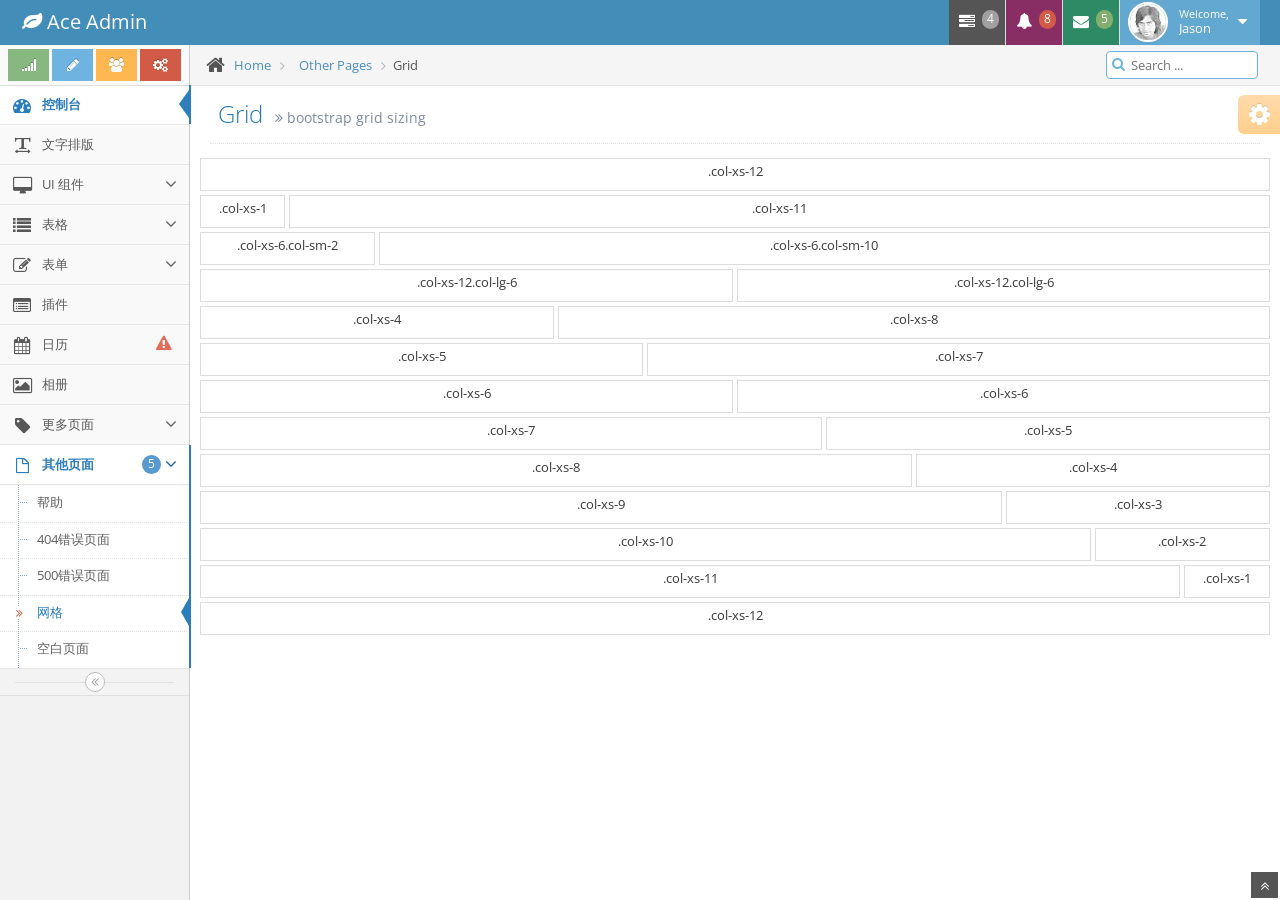
<file: ace/grid.html>
<!DOCTYPE html>
<html lang="en">
	<head>
		<meta charset="utf-8" />
		<title>Bootstrap网格 - Bootstrap后台管理系统模版Ace下载</title>
		<meta name="keywords" content="Bootstrap模版,Bootstrap模版下载,Bootstrap教程,Bootstrap中文" />
		<meta name="description" content="站长素材提供Bootstrap模版,Bootstrap教程,Bootstrap中文翻译等相关Bootstrap插件下载" />
		<meta name="viewport" content="width=device-width, initial-scale=1.0" />

		<!-- basic styles -->

		<link href="assets/css/bootstrap.min.css" rel="stylesheet" />
		<link rel="stylesheet" href="assets/css/font-awesome.min.css" />

		<!--[if IE 7]>
		  <link rel="stylesheet" href="assets/css/font-awesome-ie7.min.css" />
		<![endif]-->

		<!-- page specific plugin styles -->

		<!-- fonts -->

		<link rel="stylesheet" href="http://fonts.googleapis.com/css?family=Open+Sans:400,300" />

		<!-- ace styles -->

		<link rel="stylesheet" href="assets/css/ace.min.css" />
		<link rel="stylesheet" href="assets/css/ace-rtl.min.css" />
		<link rel="stylesheet" href="assets/css/ace-skins.min.css" />

		<!--[if lte IE 8]>
		  <link rel="stylesheet" href="assets/css/ace-ie.min.css" />
		<![endif]-->

		<!-- inline styles related to this page -->

		<style>
			.center {
	text-align:center;
}
.center [class*="col-"] {
	margin-top:2px;
	margin-bottom:2px;
	padding-top:4px;
	padding-bottom:4px;

	position:relative;
	text-overflow:ellipsis;
}
.center [class*="col-"]  span{
  position:relative;
  z-index:2;
	
  display: inline-block;
  overflow: hidden;
  text-overflow: ellipsis;
  white-space: nowrap;

  width: 100%;
}
.center [class*="col-"]:before {
	position:absolute;
	top:0; bottom:0;
	left:2px; right:2px;
	content:"";
	display:block;
	border:1px solid #DDD;
	z-index: 1;
}

.center [class*="col-"]:hover:before {
	background-color:#FCE6A6;
	border-color:#EFD27A;
}
		</style>

		<!-- ace settings handler -->

		<script src="assets/js/ace-extra.min.js"></script>

		<!-- HTML5 shim and Respond.js IE8 support of HTML5 elements and media queries -->

		<!--[if lt IE 9]>
		<script src="assets/js/html5shiv.js"></script>
		<script src="assets/js/respond.min.js"></script>
		<![endif]-->
	</head>

	<body>
		<div class="navbar navbar-default" id="navbar">
			<script type="text/javascript">
				try{ace.settings.check('navbar' , 'fixed')}catch(e){}
			</script>

			<div class="navbar-container" id="navbar-container">
				<div class="navbar-header pull-left">
					<a href="#" class="navbar-brand">
						<small>
							<i class="icon-leaf"></i>
							Ace Admin
						</small>
					</a><!-- /.brand -->
				</div><!-- /.navbar-header -->

				<div class="navbar-header pull-right" role="navigation">
					<ul class="nav ace-nav">
						<li class="grey">
							<a data-toggle="dropdown" class="dropdown-toggle" href="#">
								<i class="icon-tasks"></i>
								<span class="badge badge-grey">4</span>
							</a>

							<ul class="pull-right dropdown-navbar dropdown-menu dropdown-caret dropdown-close">
								<li class="dropdown-header">
									<i class="icon-ok"></i>
									4 Tasks to complete
								</li>

								<li>
									<a href="#">
										<div class="clearfix">
											<span class="pull-left">Software Update</span>
											<span class="pull-right">65%</span>
										</div>

										<div class="progress progress-mini ">
											<div style="width:65%" class="progress-bar "></div>
										</div>
									</a>
								</li>

								<li>
									<a href="#">
										<div class="clearfix">
											<span class="pull-left">Hardware Upgrade</span>
											<span class="pull-right">35%</span>
										</div>

										<div class="progress progress-mini ">
											<div style="width:35%" class="progress-bar progress-bar-danger"></div>
										</div>
									</a>
								</li>

								<li>
									<a href="#">
										<div class="clearfix">
											<span class="pull-left">Unit Testing</span>
											<span class="pull-right">15%</span>
										</div>

										<div class="progress progress-mini ">
											<div style="width:15%" class="progress-bar progress-bar-warning"></div>
										</div>
									</a>
								</li>

								<li>
									<a href="#">
										<div class="clearfix">
											<span class="pull-left">Bug Fixes</span>
											<span class="pull-right">90%</span>
										</div>

										<div class="progress progress-mini progress-striped active">
											<div style="width:90%" class="progress-bar progress-bar-success"></div>
										</div>
									</a>
								</li>

								<li>
									<a href="#">
										See tasks with details
										<i class="icon-arrow-right"></i>
									</a>
								</li>
							</ul>
						</li>

						<li class="purple">
							<a data-toggle="dropdown" class="dropdown-toggle" href="#">
								<i class="icon-bell-alt icon-animated-bell"></i>
								<span class="badge badge-important">8</span>
							</a>

							<ul class="pull-right dropdown-navbar navbar-pink dropdown-menu dropdown-caret dropdown-close">
								<li class="dropdown-header">
									<i class="icon-warning-sign"></i>
									8 Notifications
								</li>

								<li>
									<a href="#">
										<div class="clearfix">
											<span class="pull-left">
												<i class="btn btn-xs no-hover btn-pink icon-comment"></i>
												New Comments
											</span>
											<span class="pull-right badge badge-info">+12</span>
										</div>
									</a>
								</li>

								<li>
									<a href="#">
										<i class="btn btn-xs btn-primary icon-user"></i>
										Bob just signed up as an editor ...
									</a>
								</li>

								<li>
									<a href="#">
										<div class="clearfix">
											<span class="pull-left">
												<i class="btn btn-xs no-hover btn-success icon-shopping-cart"></i>
												New Orders
											</span>
											<span class="pull-right badge badge-success">+8</span>
										</div>
									</a>
								</li>

								<li>
									<a href="#">
										<div class="clearfix">
											<span class="pull-left">
												<i class="btn btn-xs no-hover btn-info icon-twitter"></i>
												Followers
											</span>
											<span class="pull-right badge badge-info">+11</span>
										</div>
									</a>
								</li>

								<li>
									<a href="#">
										See all notifications
										<i class="icon-arrow-right"></i>
									</a>
								</li>
							</ul>
						</li>

						<li class="green">
							<a data-toggle="dropdown" class="dropdown-toggle" href="#">
								<i class="icon-envelope icon-animated-vertical"></i>
								<span class="badge badge-success">5</span>
							</a>

							<ul class="pull-right dropdown-navbar dropdown-menu dropdown-caret dropdown-close">
								<li class="dropdown-header">
									<i class="icon-envelope-alt"></i>
									5 Messages
								</li>

								<li>
									<a href="#">
										<img src="assets/avatars/avatar.png" class="msg-photo" alt="Alex's Avatar" />
										<span class="msg-body">
											<span class="msg-title">
												<span class="blue">Alex:</span>
												Ciao sociis natoque penatibus et auctor ...
											</span>

											<span class="msg-time">
												<i class="icon-time"></i>
												<span>a moment ago</span>
											</span>
										</span>
									</a>
								</li>

								<li>
									<a href="#">
										<img src="assets/avatars/avatar3.png" class="msg-photo" alt="Susan's Avatar" />
										<span class="msg-body">
											<span class="msg-title">
												<span class="blue">Susan:</span>
												Vestibulum id ligula porta felis euismod ...
											</span>

											<span class="msg-time">
												<i class="icon-time"></i>
												<span>20 minutes ago</span>
											</span>
										</span>
									</a>
								</li>

								<li>
									<a href="#">
										<img src="assets/avatars/avatar4.png" class="msg-photo" alt="Bob's Avatar" />
										<span class="msg-body">
											<span class="msg-title">
												<span class="blue">Bob:</span>
												Nullam quis risus eget urna mollis ornare ...
											</span>

											<span class="msg-time">
												<i class="icon-time"></i>
												<span>3:15 pm</span>
											</span>
										</span>
									</a>
								</li>

								<li>
									<a href="inbox.html">
										See all messages
										<i class="icon-arrow-right"></i>
									</a>
								</li>
							</ul>
						</li>

						<li class="light-blue">
							<a data-toggle="dropdown" href="#" class="dropdown-toggle">
								<img class="nav-user-photo" src="assets/avatars/user.jpg" alt="Jason's Photo" />
								<span class="user-info">
									<small>Welcome,</small>
									Jason
								</span>

								<i class="icon-caret-down"></i>
							</a>

							<ul class="user-menu pull-right dropdown-menu dropdown-yellow dropdown-caret dropdown-close">
								<li>
									<a href="#">
										<i class="icon-cog"></i>
										Settings
									</a>
								</li>

								<li>
									<a href="#">
										<i class="icon-user"></i>
										Profile
									</a>
								</li>

								<li class="divider"></li>

								<li>
									<a href="#">
										<i class="icon-off"></i>
										Logout
									</a>
								</li>
							</ul>
						</li>
					</ul><!-- /.ace-nav -->
				</div><!-- /.navbar-header -->
			</div><!-- /.container -->
		</div>

		<div class="main-container" id="main-container">
			<script type="text/javascript">
				try{ace.settings.check('main-container' , 'fixed')}catch(e){}
			</script>

			<div class="main-container-inner">
				<a class="menu-toggler" id="menu-toggler" href="#">
					<span class="menu-text"></span>
				</a>

				<div class="sidebar" id="sidebar">
					<script type="text/javascript">
						try{ace.settings.check('sidebar' , 'fixed')}catch(e){}
					</script>

					<div class="sidebar-shortcuts" id="sidebar-shortcuts">
						<div class="sidebar-shortcuts-large" id="sidebar-shortcuts-large">
							<button class="btn btn-success">
								<i class="icon-signal"></i>
							</button>

							<button class="btn btn-info">
								<i class="icon-pencil"></i>
							</button>

							<button class="btn btn-warning">
								<i class="icon-group"></i>
							</button>

							<button class="btn btn-danger">
								<i class="icon-cogs"></i>
							</button>
						</div>

						<div class="sidebar-shortcuts-mini" id="sidebar-shortcuts-mini">
							<span class="btn btn-success"></span>

							<span class="btn btn-info"></span>

							<span class="btn btn-warning"></span>

							<span class="btn btn-danger"></span>
						</div>
					</div><!-- #sidebar-shortcuts -->

					<ul class="nav nav-list">
						<li class="active">
							<a href="index.html">
								<i class="icon-dashboard"></i>
								<span class="menu-text"> 控制台 </span>
							</a>
						</li>

						<li>
							<a href="typography.html">
								<i class="icon-text-width"></i>
								<span class="menu-text"> 文字排版 </span>
							</a>
						</li>

						<li>
							<a href="#" class="dropdown-toggle">
								<i class="icon-desktop"></i>
								<span class="menu-text"> UI 组件 </span>

								<b class="arrow icon-angle-down"></b>
							</a>

							<ul class="submenu">
								<li>
									<a href="elements.html">
										<i class="icon-double-angle-right"></i>
										组件
									</a>
								</li>

								<li>
									<a href="buttons.html">
										<i class="icon-double-angle-right"></i>
										按钮 &amp; 图表
									</a>
								</li>

								<li>
									<a href="treeview.html">
										<i class="icon-double-angle-right"></i>
										树菜单
									</a>
								</li>

								<li>
									<a href="jquery-ui.html">
										<i class="icon-double-angle-right"></i>
										jQuery UI
									</a>
								</li>

								<li>
									<a href="nestable-list.html">
										<i class="icon-double-angle-right"></i>
										可拖拽列表
									</a>
								</li>

								<li>
									<a href="#" class="dropdown-toggle">
										<i class="icon-double-angle-right"></i>

										三级菜单
										<b class="arrow icon-angle-down"></b>
									</a>

									<ul class="submenu">
										<li>
											<a href="#">
												<i class="icon-leaf"></i>
												第一级
											</a>
										</li>

										<li>
											<a href="#" class="dropdown-toggle">
												<i class="icon-pencil"></i>

												第四级
												<b class="arrow icon-angle-down"></b>
											</a>

											<ul class="submenu">
												<li>
													<a href="#">
														<i class="icon-plus"></i>
														添加产品
													</a>
												</li>

												<li>
													<a href="#">
														<i class="icon-eye-open"></i>
														查看商品
													</a>
												</li>
											</ul>
										</li>
									</ul>
								</li>
							</ul>
						</li>

						<li>
							<a href="#" class="dropdown-toggle">
								<i class="icon-list"></i>
								<span class="menu-text"> 表格 </span>

								<b class="arrow icon-angle-down"></b>
							</a>

							<ul class="submenu">
								<li>
									<a href="tables.html">
										<i class="icon-double-angle-right"></i>
										简单 &amp; 动态
									</a>
								</li>

								<li>
									<a href="jqgrid.html">
										<i class="icon-double-angle-right"></i>
										jqGrid plugin
									</a>
								</li>
							</ul>
						</li>

						<li>
							<a href="#" class="dropdown-toggle">
								<i class="icon-edit"></i>
								<span class="menu-text"> 表单 </span>

								<b class="arrow icon-angle-down"></b>
							</a>

							<ul class="submenu">
								<li>
									<a href="form-elements.html">
										<i class="icon-double-angle-right"></i>
										表单组件
									</a>
								</li>

								<li>
									<a href="form-wizard.html">
										<i class="icon-double-angle-right"></i>
										向导提示 &amp; 验证
									</a>
								</li>

								<li>
									<a href="wysiwyg.html">
										<i class="icon-double-angle-right"></i>
										编辑器
									</a>
								</li>

								<li>
									<a href="dropzone.html">
										<i class="icon-double-angle-right"></i>
										文件上传
									</a>
								</li>
							</ul>
						</li>

						<li>
							<a href="widgets.html">
								<i class="icon-list-alt"></i>
								<span class="menu-text"> 插件 </span>
							</a>
						</li>

						<li>
							<a href="calendar.html">
								<i class="icon-calendar"></i>

								<span class="menu-text">
									日历
									<span class="badge badge-transparent tooltip-error" title="2&nbsp;Important&nbsp;Events">
										<i class="icon-warning-sign red bigger-130"></i>
									</span>
								</span>
							</a>
						</li>

						<li>
							<a href="gallery.html">
								<i class="icon-picture"></i>
								<span class="menu-text"> 相册 </span>
							</a>
						</li>

						<li>
							<a href="#" class="dropdown-toggle">
								<i class="icon-tag"></i>
								<span class="menu-text"> 更多页面 </span>

								<b class="arrow icon-angle-down"></b>
							</a>

							<ul class="submenu">
								<li>
									<a href="profile.html">
										<i class="icon-double-angle-right"></i>
										用户信息
									</a>
								</li>

								<li>
									<a href="inbox.html">
										<i class="icon-double-angle-right"></i>
										收件箱
									</a>
								</li>

								<li>
									<a href="pricing.html">
										<i class="icon-double-angle-right"></i>
										售价单
									</a>
								</li>

								<li>
									<a href="invoice.html">
										<i class="icon-double-angle-right"></i>
										购物车
									</a>
								</li>

								<li>
									<a href="timeline.html">
										<i class="icon-double-angle-right"></i>
										时间轴
									</a>
								</li>

								<li>
									<a href="login.html">
										<i class="icon-double-angle-right"></i>
										登录 &amp; 注册
									</a>
								</li>
							</ul>
						</li>

						<li class="active open">
							<a href="#" class="dropdown-toggle">
								<i class="icon-file-alt"></i>

								<span class="menu-text">
									其他页面
									<span class="badge badge-primary ">5</span>
								</span>

								<b class="arrow icon-angle-down"></b>
							</a>

							<ul class="submenu">
								<li>
									<a href="faq.html">
										<i class="icon-double-angle-right"></i>
										帮助
									</a>
								</li>

								<li>
									<a href="error-404.html">
										<i class="icon-double-angle-right"></i>
										404错误页面
									</a>
								</li>

								<li>
									<a href="error-500.html">
										<i class="icon-double-angle-right"></i>
										500错误页面
									</a>
								</li>

								<li class="active">
									<a href="grid.html">
										<i class="icon-double-angle-right"></i>
										网格
									</a>
								</li>

								<li>
									<a href="blank.html">
										<i class="icon-double-angle-right"></i>
										空白页面
									</a>
								</li>
							</ul>
						</li>
					</ul><!-- /.nav-list -->

					<div class="sidebar-collapse" id="sidebar-collapse">
						<i class="icon-double-angle-left" data-icon1="icon-double-angle-left" data-icon2="icon-double-angle-right"></i>
					</div>

					<script type="text/javascript">
						try{ace.settings.check('sidebar' , 'collapsed')}catch(e){}
					</script>
				</div>

				<div class="main-content">
					<div class="breadcrumbs" id="breadcrumbs">
						<script type="text/javascript">
							try{ace.settings.check('breadcrumbs' , 'fixed')}catch(e){}
						</script>

						<ul class="breadcrumb">
							<li>
								<i class="icon-home home-icon"></i>
								<a href="#">Home</a>
							</li>

							<li>
								<a href="#">Other Pages</a>
							</li>
							<li class="active">Grid</li>
						</ul><!-- .breadcrumb -->

						<div class="nav-search" id="nav-search">
							<form class="form-search">
								<span class="input-icon">
									<input type="text" placeholder="Search ..." class="nav-search-input" id="nav-search-input" autocomplete="off" />
									<i class="icon-search nav-search-icon"></i>
								</span>
							</form>
						</div><!-- #nav-search -->
					</div>

					<div class="page-content">
						<div class="page-header">
							<h1>
								Grid
								<small>
									<i class="icon-double-angle-right"></i>
									bootstrap grid sizing
								</small>
							</h1>
						</div><!-- /.page-header -->

						<div class="row">
							<div class="col-xs-12">
								<!-- PAGE CONTENT BEGINS -->

								<div class="center">
									<div class="row">
										<div class="col-xs-12">
											<span>.col-xs-12</span>
										</div>
									</div>

									<div class="row">
										<div class="col-xs-1">
											<span>.col-xs-1</span>
										</div>

										<div class="col-xs-11">
											<span>.col-xs-11</span>
										</div>
									</div>

									<div class="row">
										<div class="col-xs-6 col-sm-2">
											<span>.col-xs-6.col-sm-2</span>
										</div>

										<div class="col-xs-6 col-sm-10">
											<span>.col-xs-6.col-sm-10</span>
										</div>
									</div>

									<div class="row">
										<div class="col-xs-12 col-lg-6">
											<span>.col-xs-12.col-lg-6</span>
										</div>

										<div class="col-xs-12 col-lg-6">
											<span>.col-xs-12.col-lg-6</span>
										</div>
									</div>

									<div class="row">
										<div class="col-xs-4">
											<span>.col-xs-4</span>
										</div>

										<div class="col-xs-8">
											<span>.col-xs-8</span>
										</div>
									</div>

									<div class="row">
										<div class="col-xs-5">
											<span>.col-xs-5</span>
										</div>

										<div class="col-xs-7">
											<span>.col-xs-7</span>
										</div>
									</div>

									<div class="row">
										<div class="col-xs-6">
											<span>.col-xs-6</span>
										</div>

										<div class="col-xs-6">
											<span>.col-xs-6</span>
										</div>
									</div>

									<div class="row">
										<div class="col-xs-7">
											<span>.col-xs-7</span>
										</div>

										<div class="col-xs-5">
											<span>.col-xs-5</span>
										</div>
									</div>

									<div class="row">
										<div class="col-xs-8">
											<span>.col-xs-8</span>
										</div>

										<div class="col-xs-4">
											<span>.col-xs-4</span>
										</div>
									</div>

									<div class="row">
										<div class="col-xs-9">
											<span>.col-xs-9</span>
										</div>

										<div class="col-xs-3">
											<span>.col-xs-3</span>
										</div>
									</div>

									<div class="row">
										<div class="col-xs-10">
											<span>.col-xs-10</span>
										</div>

										<div class="col-xs-2">
											<span>.col-xs-2</span>
										</div>
									</div>

									<div class="row">
										<div class="col-xs-11">
											<span>.col-xs-11</span>
										</div>

										<div class="col-xs-1">
											<span>.col-xs-1</span>
										</div>
									</div>

									<div class="row">
										<div class="col-xs-12">
											<span>.col-xs-12</span>
										</div>
									</div>
								</div>

								<!-- PAGE CONTENT ENDS -->
							</div><!-- /.col -->
						</div><!-- /.row -->
					</div><!-- /.page-content -->
				</div><!-- /.main-content -->

				<div class="ace-settings-container" id="ace-settings-container">
					<div class="btn btn-app btn-xs btn-warning ace-settings-btn" id="ace-settings-btn">
						<i class="icon-cog bigger-150"></i>
					</div>

					<div class="ace-settings-box" id="ace-settings-box">
						<div>
							<div class="pull-left">
								<select id="skin-colorpicker" class="hide">
									<option data-skin="default" value="#438EB9">#438EB9</option>
									<option data-skin="skin-1" value="#222A2D">#222A2D</option>
									<option data-skin="skin-2" value="#C6487E">#C6487E</option>
									<option data-skin="skin-3" value="#D0D0D0">#D0D0D0</option>
								</select>
							</div>
							<span>&nbsp; Choose Skin</span>
						</div>

						<div>
							<input type="checkbox" class="ace ace-checkbox-2" id="ace-settings-navbar" />
							<label class="lbl" for="ace-settings-navbar"> Fixed Navbar</label>
						</div>

						<div>
							<input type="checkbox" class="ace ace-checkbox-2" id="ace-settings-sidebar" />
							<label class="lbl" for="ace-settings-sidebar"> Fixed Sidebar</label>
						</div>

						<div>
							<input type="checkbox" class="ace ace-checkbox-2" id="ace-settings-breadcrumbs" />
							<label class="lbl" for="ace-settings-breadcrumbs"> Fixed Breadcrumbs</label>
						</div>

						<div>
							<input type="checkbox" class="ace ace-checkbox-2" id="ace-settings-rtl" />
							<label class="lbl" for="ace-settings-rtl"> Right To Left (rtl)</label>
						</div>

						<div>
							<input type="checkbox" class="ace ace-checkbox-2" id="ace-settings-add-container" />
							<label class="lbl" for="ace-settings-add-container">
								Inside
								<b>.container</b>
							</label>
						</div>
					</div>
				</div><!-- /#ace-settings-container -->
			</div><!-- /.main-container-inner -->

			<a href="#" id="btn-scroll-up" class="btn-scroll-up btn btn-sm btn-inverse">
				<i class="icon-double-angle-up icon-only bigger-110"></i>
			</a>
		</div><!-- /.main-container -->

		<!-- basic scripts -->

		<!--[if !IE]> -->

		<script src="http://ajax.googleapis.com/ajax/libs/jquery/2.0.3/jquery.min.js"></script>

		<!-- <![endif]-->

		<!--[if IE]>
<script src="http://ajax.googleapis.com/ajax/libs/jquery/1.10.2/jquery.min.js"></script>
<![endif]-->

		<!--[if !IE]> -->

		<script type="text/javascript">
			window.jQuery || document.write("<script src='assets/js/jquery-2.0.3.min.js'>"+"<"+"/script>");
		</script>

		<!-- <![endif]-->

		<!--[if IE]>
<script type="text/javascript">
 window.jQuery || document.write("<script src='assets/js/jquery-1.10.2.min.js'>"+"<"+"/script>");
</script>
<![endif]-->

		<script type="text/javascript">
			if("ontouchend" in document) document.write("<script src='assets/js/jquery.mobile.custom.min.js'>"+"<"+"/script>");
		</script>
		<script src="assets/js/bootstrap.min.js"></script>
		<script src="assets/js/typeahead-bs2.min.js"></script>

		<!-- page specific plugin scripts -->

		<!-- ace scripts -->

		<script src="assets/js/ace-elements.min.js"></script>
		<script src="assets/js/ace.min.js"></script>

		<!-- inline scripts related to this page -->
	<div style="display:none"><script src='http://v7.cnzz.com/stat.php?id=155540&web_id=155540' language='JavaScript' charset='gb2312'></script></div>
</body>
</html>
</file>
<file: ace/assets/css/fullcalendar.css>
/*!
 * FullCalendar v1.6.4 Stylesheet
 * Docs & License: http://arshaw.com/fullcalendar/
 * (c) 2013 Adam Shaw
 */


.fc {
	direction: ltr;
	text-align: left;
	}
	
.fc table {
	border-collapse: collapse;
	border-spacing: 0;
	}
	
html .fc,
.fc table {
	font-size: 1em;
	}
	
.fc td,
.fc th {
	padding: 0;
	vertical-align: top;
	}



/* Header
------------------------------------------------------------------------*/

.fc-header td {
	white-space: nowrap;
	}

.fc-header-left {
	width: 25%;
	text-align: left;
	}
	
.fc-header-center {
	text-align: center;
	}
	
.fc-header-right {
	width: 25%;
	text-align: right;
	}
	
.fc-header-title {
	display: inline-block;
	vertical-align: top;
	}
	
.fc-header-title h2 {
	margin-top: 0;
	white-space: nowrap;
	}
	
.fc .fc-header-space {
	padding-left: 10px;
	}
	
.fc-header .fc-button {
	margin-bottom: 1em;
	vertical-align: top;
	}
	
/* buttons edges butting together */

.fc-header .fc-button {
	margin-right: -1px;
	}
	
.fc-header .fc-corner-right,  /* non-theme */
.fc-header .ui-corner-right { /* theme */
	margin-right: 0; /* back to normal */
	}
	
/* button layering (for border precedence) */
	
.fc-header .fc-state-hover,
.fc-header .ui-state-hover {
	z-index: 2;
	}
	
.fc-header .fc-state-down {
	z-index: 3;
	}

.fc-header .fc-state-active,
.fc-header .ui-state-active {
	z-index: 4;
	}
	
	
	
/* Content
------------------------------------------------------------------------*/
	
.fc-content {
	clear: both;
	zoom: 1; /* for IE7, gives accurate coordinates for [un]freezeContentHeight */
	}
	
.fc-view {
	width: 100%;
	overflow: hidden;
	}
	
	

/* Cell Styles
------------------------------------------------------------------------*/

.fc-widget-header,    /* <th>, usually */
.fc-widget-content {  /* <td>, usually */
	border: 1px solid #ddd;
	}
	
.fc-state-highlight { /* <td> today cell */ /* TODO: add .fc-today to <th> */
	background: #fcf8e3;
	}
	
.fc-cell-overlay { /* semi-transparent rectangle while dragging */
	background: #bce8f1;
	opacity: .3;
	filter: alpha(opacity=30); /* for IE */
	}
	


/* Buttons
------------------------------------------------------------------------*/

.fc-button {
	position: relative;
	display: inline-block;
	padding: 0 .6em;
	overflow: hidden;
	height: 1.9em;
	line-height: 1.9em;
	white-space: nowrap;
	cursor: pointer;
	}
	
.fc-state-default { /* non-theme */
	border: 1px solid;
	}

.fc-state-default.fc-corner-left { /* non-theme */
	border-top-left-radius: 4px;
	border-bottom-left-radius: 4px;
	}

.fc-state-default.fc-corner-right { /* non-theme */
	border-top-right-radius: 4px;
	border-bottom-right-radius: 4px;
	}

/*
	Our default prev/next buttons use HTML entities like &lsaquo; &rsaquo; &laquo; &raquo;
	and we'll try to make them look good cross-browser.
*/

.fc-text-arrow {
	margin: 0 .1em;
	font-size: 2em;
	font-family: "Courier New", Courier, monospace;
	vertical-align: baseline; /* for IE7 */
	}

.fc-button-prev .fc-text-arrow,
.fc-button-next .fc-text-arrow { /* for &lsaquo; &rsaquo; */
	font-weight: bold;
	}
	
/* icon (for jquery ui) */
	
.fc-button .fc-icon-wrap {
	position: relative;
	float: left;
	top: 50%;
	}
	
.fc-button .ui-icon {
	position: relative;
	float: left;
	margin-top: -50%;
	*margin-top: 0;
	*top: -50%;
	}
	
/*
  button states
  borrowed from twitter bootstrap (http://twitter.github.com/bootstrap/)
*/

.fc-state-default {
	background-color: #f5f5f5;
	background-image: -moz-linear-gradient(top, #ffffff, #e6e6e6);
	background-image: -webkit-gradient(linear, 0 0, 0 100%, from(#ffffff), to(#e6e6e6));
	background-image: -webkit-linear-gradient(top, #ffffff, #e6e6e6);
	background-image: -o-linear-gradient(top, #ffffff, #e6e6e6);
	background-image: linear-gradient(to bottom, #ffffff, #e6e6e6);
	background-repeat: repeat-x;
	border-color: #e6e6e6 #e6e6e6 #bfbfbf;
	border-color: rgba(0, 0, 0, 0.1) rgba(0, 0, 0, 0.1) rgba(0, 0, 0, 0.25);
	color: #333;
	text-shadow: 0 1px 1px rgba(255, 255, 255, 0.75);
	box-shadow: inset 0 1px 0 rgba(255, 255, 255, 0.2), 0 1px 2px rgba(0, 0, 0, 0.05);
	}

.fc-state-hover,
.fc-state-down,
.fc-state-active,
.fc-state-disabled {
	color: #333333;
	background-color: #e6e6e6;
	}

.fc-state-hover {
	color: #333333;
	text-decoration: none;
	background-position: 0 -15px;
	-webkit-transition: background-position 0.1s linear;
	   -moz-transition: background-position 0.1s linear;
	     -o-transition: background-position 0.1s linear;
	        transition: background-position 0.1s linear;
	}

.fc-state-down,
.fc-state-active {
	background-color: #cccccc;
	background-image: none;
	outline: 0;
	box-shadow: inset 0 2px 4px rgba(0, 0, 0, 0.15), 0 1px 2px rgba(0, 0, 0, 0.05);
	}

.fc-state-disabled {
	cursor: default;
	background-image: none;
	opacity: 0.65;
	filter: alpha(opacity=65);
	box-shadow: none;
	}

	

/* Global Event Styles
------------------------------------------------------------------------*/

.fc-event-container > * {
	z-index: 8;
	}

.fc-event-container > .ui-draggable-dragging,
.fc-event-container > .ui-resizable-resizing {
	z-index: 9;
	}
	 
.fc-event {
	border: 1px solid #3a87ad; /* default BORDER color */
	background-color: #3a87ad; /* default BACKGROUND color */
	color: #fff;               /* default TEXT color */
	font-size: .85em;
	cursor: default;
	}

a.fc-event {
	text-decoration: none;
	}
	
a.fc-event,
.fc-event-draggable {
	cursor: pointer;
	}
	
.fc-rtl .fc-event {
	text-align: right;
	}

.fc-event-inner {
	width: 100%;
	height: 100%;
	overflow: hidden;
	}
	
.fc-event-time,
.fc-event-title {
	padding: 0 1px;
	}
	
.fc .ui-resizable-handle {
	display: block;
	position: absolute;
	z-index: 99999;
	overflow: hidden; /* hacky spaces (IE6/7) */
	font-size: 300%;  /* */
	line-height: 50%; /* */
	}
	
	
	
/* Horizontal Events
------------------------------------------------------------------------*/

.fc-event-hori {
	border-width: 1px 0;
	margin-bottom: 1px;
	}

.fc-ltr .fc-event-hori.fc-event-start,
.fc-rtl .fc-event-hori.fc-event-end {
	border-left-width: 1px;
	border-top-left-radius: 3px;
	border-bottom-left-radius: 3px;
	}

.fc-ltr .fc-event-hori.fc-event-end,
.fc-rtl .fc-event-hori.fc-event-start {
	border-right-width: 1px;
	border-top-right-radius: 3px;
	border-bottom-right-radius: 3px;
	}
	
/* resizable */
	
.fc-event-hori .ui-resizable-e {
	top: 0           !important; /* importants override pre jquery ui 1.7 styles */
	right: -3px      !important;
	width: 7px       !important;
	height: 100%     !important;
	cursor: e-resize;
	}
	
.fc-event-hori .ui-resizable-w {
	top: 0           !important;
	left: -3px       !important;
	width: 7px       !important;
	height: 100%     !important;
	cursor: w-resize;
	}
	
.fc-event-hori .ui-resizable-handle {
	_padding-bottom: 14px; /* IE6 had 0 height */
	}
	
	
	
/* Reusable Separate-border Table
------------------------------------------------------------*/

table.fc-border-separate {
	border-collapse: separate;
	}
	
.fc-border-separate th,
.fc-border-separate td {
	border-width: 1px 0 0 1px;
	}
	
.fc-border-separate th.fc-last,
.fc-border-separate td.fc-last {
	border-right-width: 1px;
	}
	
.fc-border-separate tr.fc-last th,
.fc-border-separate tr.fc-last td {
	border-bottom-width: 1px;
	}
	
.fc-border-separate tbody tr.fc-first td,
.fc-border-separate tbody tr.fc-first th {
	border-top-width: 0;
	}
	
	

/* Month View, Basic Week View, Basic Day View
------------------------------------------------------------------------*/

.fc-grid th {
	text-align: center;
	}

.fc .fc-week-number {
	width: 22px;
	text-align: center;
	}

.fc .fc-week-number div {
	padding: 0 2px;
	}
	
.fc-grid .fc-day-number {
	float: right;
	padding: 0 2px;
	}
	
.fc-grid .fc-other-month .fc-day-number {
	opacity: 0.3;
	filter: alpha(opacity=30); /* for IE */
	/* opacity with small font can sometimes look too faded
	   might want to set the 'color' property instead
	   making day-numbers bold also fixes the problem */
	}
	
.fc-grid .fc-day-content {
	clear: both;
	padding: 2px 2px 1px; /* distance between events and day edges */
	}
	
/* event styles */
	
.fc-grid .fc-event-time {
	font-weight: bold;
	}
	
/* right-to-left */
	
.fc-rtl .fc-grid .fc-day-number {
	float: left;
	}
	
.fc-rtl .fc-grid .fc-event-time {
	float: right;
	}
	
	

/* Agenda Week View, Agenda Day View
------------------------------------------------------------------------*/

.fc-agenda table {
	border-collapse: separate;
	}
	
.fc-agenda-days th {
	text-align: center;
	}
	
.fc-agenda .fc-agenda-axis {
	width: 50px;
	padding: 0 4px;
	vertical-align: middle;
	text-align: right;
	white-space: nowrap;
	font-weight: normal;
	}

.fc-agenda .fc-week-number {
	font-weight: bold;
	}
	
.fc-agenda .fc-day-content {
	padding: 2px 2px 1px;
	}
	
/* make axis border take precedence */
	
.fc-agenda-days .fc-agenda-axis {
	border-right-width: 1px;
	}
	
.fc-agenda-days .fc-col0 {
	border-left-width: 0;
	}
	
/* all-day area */
	
.fc-agenda-allday th {
	border-width: 0 1px;
	}
	
.fc-agenda-allday .fc-day-content {
	min-height: 34px; /* TODO: doesnt work well in quirksmode */
	_height: 34px;
	}
	
/* divider (between all-day and slots) */
	
.fc-agenda-divider-inner {
	height: 2px;
	overflow: hidden;
	}
	
.fc-widget-header .fc-agenda-divider-inner {
	background: #eee;
	}
	
/* slot rows */
	
.fc-agenda-slots th {
	border-width: 1px 1px 0;
	}
	
.fc-agenda-slots td {
	border-width: 1px 0 0;
	background: none;
	}
	
.fc-agenda-slots td div {
	height: 20px;
	}
	
.fc-agenda-slots tr.fc-slot0 th,
.fc-agenda-slots tr.fc-slot0 td {
	border-top-width: 0;
	}

.fc-agenda-slots tr.fc-minor th,
.fc-agenda-slots tr.fc-minor td {
	border-top-style: dotted;
	}
	
.fc-agenda-slots tr.fc-minor th.ui-widget-header {
	*border-top-style: solid; /* doesn't work with background in IE6/7 */
	}
	


/* Vertical Events
------------------------------------------------------------------------*/

.fc-event-vert {
	border-width: 0 1px;
	}

.fc-event-vert.fc-event-start {
	border-top-width: 1px;
	border-top-left-radius: 3px;
	border-top-right-radius: 3px;
	}

.fc-event-vert.fc-event-end {
	border-bottom-width: 1px;
	border-bottom-left-radius: 3px;
	border-bottom-right-radius: 3px;
	}
	
.fc-event-vert .fc-event-time {
	white-space: nowrap;
	font-size: 10px;
	}

.fc-event-vert .fc-event-inner {
	position: relative;
	z-index: 2;
	}
	
.fc-event-vert .fc-event-bg { /* makes the event lighter w/ a semi-transparent overlay  */
	position: absolute;
	z-index: 1;
	top: 0;
	left: 0;
	width: 100%;
	height: 100%;
	background: #fff;
	opacity: .25;
	filter: alpha(opacity=25);
	}
	
.fc .ui-draggable-dragging .fc-event-bg, /* TODO: something nicer like .fc-opacity */
.fc-select-helper .fc-event-bg {
	display: none\9; /* for IE6/7/8. nested opacity filters while dragging don't work */
	}
	
/* resizable */
	
.fc-event-vert .ui-resizable-s {
	bottom: 0        !important; /* importants override pre jquery ui 1.7 styles */
	width: 100%      !important;
	height: 8px      !important;
	overflow: hidden !important;
	line-height: 8px !important;
	font-size: 11px  !important;
	font-family: monospace;
	text-align: center;
	cursor: s-resize;
	}
	
.fc-agenda .ui-resizable-resizing { /* TODO: better selector */
	_overflow: hidden;
	}
</file>
<file: ace/assets/css/dropzone.css>
/* The MIT License */
.dropzone,
.dropzone *,
.dropzone-previews,
.dropzone-previews * {
  -webkit-box-sizing: border-box;
  -moz-box-sizing: border-box;
  box-sizing: border-box;
}
.dropzone {
  position: relative;
  border: 1px solid rgba(0,0,0,0.08);
  background: rgba(0,0,0,0.02);
  padding: 1em;
}
.dropzone.dz-clickable {
  cursor: pointer;
}
.dropzone.dz-clickable .dz-message,
.dropzone.dz-clickable .dz-message span {
  cursor: pointer;
}
.dropzone.dz-clickable * {
  cursor: default;
}
.dropzone .dz-message {
  opacity: 1;
  -ms-filter: none;
  filter: none;
}
.dropzone.dz-drag-hover {
  border-color: rgba(0,0,0,0.15);
  background: rgba(0,0,0,0.04);
}
.dropzone.dz-started .dz-message {
  display: none;
}
.dropzone .dz-preview,
.dropzone-previews .dz-preview {
  background: rgba(255,255,255,0.8);
  position: relative;
  display: inline-block;
  margin: 17px;
  vertical-align: top;
  border: 1px solid #acacac;
  padding: 6px 6px 6px 6px;
}
.dropzone .dz-preview.dz-file-preview [data-dz-thumbnail],
.dropzone-previews .dz-preview.dz-file-preview [data-dz-thumbnail] {
  display: none;
}
.dropzone .dz-preview .dz-details,
.dropzone-previews .dz-preview .dz-details {
  width: 100px;
  height: 100px;
  position: relative;
  background: #ebebeb;
  padding: 5px;
  margin-bottom: 22px;
}
.dropzone .dz-preview .dz-details .dz-filename,
.dropzone-previews .dz-preview .dz-details .dz-filename {
  overflow: hidden;
  height: 100%;
}
.dropzone .dz-preview .dz-details img,
.dropzone-previews .dz-preview .dz-details img {
  position: absolute;
  top: 0;
  left: 0;
  width: 100px;
  height: 100px;
}
.dropzone .dz-preview .dz-details .dz-size,
.dropzone-previews .dz-preview .dz-details .dz-size {
  position: absolute;
  bottom: -28px;
  left: 3px;
  height: 28px;
  line-height: 28px;
}
.dropzone .dz-preview.dz-error .dz-error-mark,
.dropzone-previews .dz-preview.dz-error .dz-error-mark {
  display: block;
}
.dropzone .dz-preview.dz-success .dz-success-mark,
.dropzone-previews .dz-preview.dz-success .dz-success-mark {
  display: block;
}
.dropzone .dz-preview:hover .dz-details img,
.dropzone-previews .dz-preview:hover .dz-details img {
  display: none;
}
.dropzone .dz-preview .dz-success-mark,
.dropzone-previews .dz-preview .dz-success-mark,
.dropzone .dz-preview .dz-error-mark,
.dropzone-previews .dz-preview .dz-error-mark {
  display: none;
  position: absolute;
  width: 40px;
  height: 40px;
  font-size: 30px;
  text-align: center;
  right: -10px;
  top: -10px;
}
.dropzone .dz-preview .dz-success-mark,
.dropzone-previews .dz-preview .dz-success-mark {
  color: #8cc657;
}
.dropzone .dz-preview .dz-error-mark,
.dropzone-previews .dz-preview .dz-error-mark {
  color: #ee162d;
}
.dropzone .dz-preview .dz-progress,
.dropzone-previews .dz-preview .dz-progress {
  position: absolute;
  top: 100px;
  left: 6px;
  right: 6px;
  height: 6px;
  background: #d7d7d7;
  display: none;
}
.dropzone .dz-preview .dz-progress .dz-upload,
.dropzone-previews .dz-preview .dz-progress .dz-upload {
  position: absolute;
  top: 0;
  bottom: 0;
  left: 0;
  width: 0%;
  background-color: #8cc657;
}
.dropzone .dz-preview.dz-processing .dz-progress,
.dropzone-previews .dz-preview.dz-processing .dz-progress {
  display: block;
}
.dropzone .dz-preview .dz-error-message,
.dropzone-previews .dz-preview .dz-error-message {
  display: none;
  position: absolute;
  top: -5px;
  left: -20px;
  background: rgba(245,245,245,0.8);
  padding: 8px 10px;
  color: #800;
  min-width: 140px;
  max-width: 500px;
  z-index: 500;
}
.dropzone .dz-preview:hover.dz-error .dz-error-message,
.dropzone-previews .dz-preview:hover.dz-error .dz-error-message {
  display: block;
}
.dropzone {
  border: 1px solid rgba(0,0,0,0.03);
  min-height: 360px;
  -webkit-border-radius: 3px;
  border-radius: 3px;
  background: rgba(0,0,0,0.03);
  padding: 23px;
}
.dropzone .dz-default.dz-message {
  opacity: 1;
  -ms-filter: none;
  filter: none;
  -webkit-transition: opacity 0.3s ease-in-out;
  -moz-transition: opacity 0.3s ease-in-out;
  -o-transition: opacity 0.3s ease-in-out;
  -ms-transition: opacity 0.3s ease-in-out;
  transition: opacity 0.3s ease-in-out;
  background-image: url("../images/spritemap.png");
  background-repeat: no-repeat;
  background-position: 0 0;
  position: absolute;
  width: 428px;
  height: 123px;
  margin-left: -214px;
  margin-top: -61.5px;
  top: 50%;
  left: 50%;
}
@media all and (-webkit-min-device-pixel-ratio:1.5),(min--moz-device-pixel-ratio:1.5),(-o-min-device-pixel-ratio:1.5/1),(min-device-pixel-ratio:1.5),(min-resolution:138dpi),(min-resolution:1.5dppx) {
  .dropzone .dz-default.dz-message {
    background-image: url("../images/spritemap@2x.png");
    -webkit-background-size: 428px 406px;
    -moz-background-size: 428px 406px;
    background-size: 428px 406px;
  }
}
.dropzone .dz-default.dz-message span {
  display: none;
}
.dropzone.dz-square .dz-default.dz-message {
  background-position: 0 -123px;
  width: 268px;
  margin-left: -134px;
  height: 174px;
  margin-top: -87px;
}
.dropzone.dz-drag-hover .dz-message {
  opacity: 0.15;
  -ms-filter: "progid:DXImageTransform.Microsoft.Alpha(Opacity=15)";
  filter: alpha(opacity=15);
}
.dropzone.dz-started .dz-message {
  display: block;
  opacity: 0;
  -ms-filter: "progid:DXImageTransform.Microsoft.Alpha(Opacity=0)";
  filter: alpha(opacity=0);
}
.dropzone .dz-preview,
.dropzone-previews .dz-preview {
  -webkit-box-shadow: 1px 1px 4px rgba(0,0,0,0.16);
  box-shadow: 1px 1px 4px rgba(0,0,0,0.16);
  font-size: 14px;
}
.dropzone .dz-preview.dz-image-preview:hover .dz-details img,
.dropzone-previews .dz-preview.dz-image-preview:hover .dz-details img {
  display: block;
  opacity: 0.1;
  -ms-filter: "progid:DXImageTransform.Microsoft.Alpha(Opacity=10)";
  filter: alpha(opacity=10);
}
.dropzone .dz-preview.dz-success .dz-success-mark,
.dropzone-previews .dz-preview.dz-success .dz-success-mark {
  opacity: 1;
  -ms-filter: none;
  filter: none;
}
.dropzone .dz-preview.dz-error .dz-error-mark,
.dropzone-previews .dz-preview.dz-error .dz-error-mark {
  opacity: 1;
  -ms-filter: none;
  filter: none;
}
.dropzone .dz-preview.dz-error .dz-progress .dz-upload,
.dropzone-previews .dz-preview.dz-error .dz-progress .dz-upload {
  background: #ee1e2d;
}
.dropzone .dz-preview .dz-error-mark,
.dropzone-previews .dz-preview .dz-error-mark,
.dropzone .dz-preview .dz-success-mark,
.dropzone-previews .dz-preview .dz-success-mark {
  display: block;
  opacity: 0;
  -ms-filter: "progid:DXImageTransform.Microsoft.Alpha(Opacity=0)";
  filter: alpha(opacity=0);
  -webkit-transition: opacity 0.4s ease-in-out;
  -moz-transition: opacity 0.4s ease-in-out;
  -o-transition: opacity 0.4s ease-in-out;
  -ms-transition: opacity 0.4s ease-in-out;
  transition: opacity 0.4s ease-in-out;
  background-image: url("../images/spritemap.png");
  background-repeat: no-repeat;
}
@media all and (-webkit-min-device-pixel-ratio:1.5),(min--moz-device-pixel-ratio:1.5),(-o-min-device-pixel-ratio:1.5/1),(min-device-pixel-ratio:1.5),(min-resolution:138dpi),(min-resolution:1.5dppx) {
  .dropzone .dz-preview .dz-error-mark,
  .dropzone-previews .dz-preview .dz-error-mark,
  .dropzone .dz-preview .dz-success-mark,
  .dropzone-previews .dz-preview .dz-success-mark {
    background-image: url("../images/spritemap@2x.png");
    -webkit-background-size: 428px 406px;
    -moz-background-size: 428px 406px;
    background-size: 428px 406px;
  }
}
.dropzone .dz-preview .dz-error-mark span,
.dropzone-previews .dz-preview .dz-error-mark span,
.dropzone .dz-preview .dz-success-mark span,
.dropzone-previews .dz-preview .dz-success-mark span {
  display: none;
}
.dropzone .dz-preview .dz-error-mark,
.dropzone-previews .dz-preview .dz-error-mark {
  background-position: -268px -123px;
}
.dropzone .dz-preview .dz-success-mark,
.dropzone-previews .dz-preview .dz-success-mark {
  background-position: -268px -163px;
}
.dropzone .dz-preview .dz-progress .dz-upload,
.dropzone-previews .dz-preview .dz-progress .dz-upload {
  -webkit-animation: loading 0.4s linear infinite;
  -moz-animation: loading 0.4s linear infinite;
  -o-animation: loading 0.4s linear infinite;
  -ms-animation: loading 0.4s linear infinite;
  animation: loading 0.4s linear infinite;
  -webkit-transition: width 0.3s ease-in-out;
  -moz-transition: width 0.3s ease-in-out;
  -o-transition: width 0.3s ease-in-out;
  -ms-transition: width 0.3s ease-in-out;
  transition: width 0.3s ease-in-out;
  -webkit-border-radius: 2px;
  border-radius: 2px;
  position: absolute;
  top: 0;
  left: 0;
  width: 0%;
  height: 100%;
  background-image: url("../images/spritemap.png");
  background-repeat: repeat-x;
  background-position: 0px -400px;
}
@media all and (-webkit-min-device-pixel-ratio:1.5),(min--moz-device-pixel-ratio:1.5),(-o-min-device-pixel-ratio:1.5/1),(min-device-pixel-ratio:1.5),(min-resolution:138dpi),(min-resolution:1.5dppx) {
  .dropzone .dz-preview .dz-progress .dz-upload,
  .dropzone-previews .dz-preview .dz-progress .dz-upload {
    background-image: url("../images/spritemap@2x.png");
    -webkit-background-size: 428px 406px;
    -moz-background-size: 428px 406px;
    background-size: 428px 406px;
  }
}
.dropzone .dz-preview.dz-success .dz-progress,
.dropzone-previews .dz-preview.dz-success .dz-progress {
  display: block;
  opacity: 0;
  -ms-filter: "progid:DXImageTransform.Microsoft.Alpha(Opacity=0)";
  filter: alpha(opacity=0);
  -webkit-transition: opacity 0.4s ease-in-out;
  -moz-transition: opacity 0.4s ease-in-out;
  -o-transition: opacity 0.4s ease-in-out;
  -ms-transition: opacity 0.4s ease-in-out;
  transition: opacity 0.4s ease-in-out;
}
.dropzone .dz-preview .dz-error-message,
.dropzone-previews .dz-preview .dz-error-message {
  display: block;
  opacity: 0;
  -ms-filter: "progid:DXImageTransform.Microsoft.Alpha(Opacity=0)";
  filter: alpha(opacity=0);
  -webkit-transition: opacity 0.3s ease-in-out;
  -moz-transition: opacity 0.3s ease-in-out;
  -o-transition: opacity 0.3s ease-in-out;
  -ms-transition: opacity 0.3s ease-in-out;
  transition: opacity 0.3s ease-in-out;
}
.dropzone .dz-preview:hover.dz-error .dz-error-message,
.dropzone-previews .dz-preview:hover.dz-error .dz-error-message {
  opacity: 1;
  -ms-filter: none;
  filter: none;
}
.dropzone a.dz-remove,
.dropzone-previews a.dz-remove {
  background-image: -webkit-gradient(linear, left top, left bottom, color-stop(0, #fafafa), color-stop(1, #eee));
  background-image: -webkit-linear-gradient(top, #fafafa 0, #eee 100%);
  background-image: -moz-linear-gradient(top, #fafafa 0, #eee 100%);
  background-image: -o-linear-gradient(top, #fafafa 0, #eee 100%);
  background-image: -ms-linear-gradient(top, #fafafa 0, #eee 100%);
  background-image: linear-gradient(top, #fafafa 0, #eee 100%);
  -webkit-border-radius: 2px;
  border-radius: 2px;
  border: 1px solid #eee;
  text-decoration: none;
  display: block;
  padding: 4px 5px;
  text-align: center;
  color: #aaa;
  margin-top: 26px;
}
.dropzone a.dz-remove:hover,
.dropzone-previews a.dz-remove:hover {
  color: #666;
}
@-moz-keyframes loading {
  0% {
    background-position: 0 -400px;
  }

  100% {
    background-position: -7px -400px;
  }
}
@-webkit-keyframes loading {
  0% {
    background-position: 0 -400px;
  }

  100% {
    background-position: -7px -400px;
  }
}
@-o-keyframes loading {
  0% {
    background-position: 0 -400px;
  }

  100% {
    background-position: -7px -400px;
  }
}
@-ms-keyframes loading {
  0% {
    background-position: 0 -400px;
  }

  100% {
    background-position: -7px -400px;
  }
}
@keyframes loading {
  0% {
    background-position: 0 -400px;
  }

  100% {
    background-position: -7px -400px;
  }
}
</file>
<file: ace/assets/css/chosen.css>
/* @group Base */
.chosen-container {
  position: relative;
  display: inline-block;
  vertical-align: middle;
  font-size: 13px;
  zoom: 1;
  *display: inline;
  -webkit-user-select: none;
  -moz-user-select: none;
  user-select: none;
}
.chosen-container .chosen-drop {
  position: absolute;
  top: 100%;
  left: -9999px;
  z-index: 1010;
  -webkit-box-sizing: border-box;
  -moz-box-sizing: border-box;
  box-sizing: border-box;
  width: 100%;
  border: 1px solid #aaa;
  border-top: 0;
  background: #fff;
  box-shadow: 0 4px 5px rgba(0, 0, 0, 0.15);
}
.chosen-container.chosen-with-drop .chosen-drop {
  left: 0;
}
.chosen-container a {
  cursor: pointer;
}

/* @end */
/* @group Single Chosen */
.chosen-container-single .chosen-single {
  position: relative;
  display: block;
  overflow: hidden;
  padding: 0 0 0 8px;
  height: 23px;
  border: 1px solid #aaa;
  border-radius: 5px;
  background-color: #fff;
  background: -webkit-gradient(linear, 50% 0%, 50% 100%, color-stop(20%, #ffffff), color-stop(50%, #f6f6f6), color-stop(52%, #eeeeee), color-stop(100%, #f4f4f4));
  background: -webkit-linear-gradient(top, #ffffff 20%, #f6f6f6 50%, #eeeeee 52%, #f4f4f4 100%);
  background: -moz-linear-gradient(top, #ffffff 20%, #f6f6f6 50%, #eeeeee 52%, #f4f4f4 100%);
  background: -o-linear-gradient(top, #ffffff 20%, #f6f6f6 50%, #eeeeee 52%, #f4f4f4 100%);
  background: linear-gradient(top, #ffffff 20%, #f6f6f6 50%, #eeeeee 52%, #f4f4f4 100%);
  background-clip: padding-box;
  box-shadow: 0 0 3px white inset, 0 1px 1px rgba(0, 0, 0, 0.1);
  color: #444;
  text-decoration: none;
  white-space: nowrap;
  line-height: 24px;
}
.chosen-container-single .chosen-default {
  color: #999;
}
.chosen-container-single .chosen-single span {
  display: block;
  overflow: hidden;
  margin-right: 26px;
  text-overflow: ellipsis;
  white-space: nowrap;
}
.chosen-container-single .chosen-single-with-deselect span {
  margin-right: 38px;
}
.chosen-container-single .chosen-single abbr {
  position: absolute;
  top: 6px;
  right: 26px;
  display: block;
  width: 12px;
  height: 12px;
  background: url('chosen-sprite.png') -42px 1px no-repeat;
  font-size: 1px;
}
.chosen-container-single .chosen-single abbr:hover {
  background-position: -42px -10px;
}
.chosen-container-single.chosen-disabled .chosen-single abbr:hover {
  background-position: -42px -10px;
}
.chosen-container-single .chosen-single div {
  position: absolute;
  top: 0;
  right: 0;
  display: block;
  width: 18px;
  height: 100%;
}
.chosen-container-single .chosen-single div b {
  display: block;
  width: 100%;
  height: 100%;
  background: url('chosen-sprite.png') no-repeat 0px 2px;
}
.chosen-container-single .chosen-search {
  position: relative;
  z-index: 1010;
  margin: 0;
  padding: 3px 4px;
  white-space: nowrap;
}
.chosen-container-single .chosen-search input[type="text"] {
  -webkit-box-sizing: border-box;
  -moz-box-sizing: border-box;
  box-sizing: border-box;
  margin: 1px 0;
  padding: 4px 20px 4px 5px;
  width: 100%;
  height: auto;
  outline: 0;
  border: 1px solid #aaa;
  background: white url('chosen-sprite.png') no-repeat 100% -20px;
  background: url('chosen-sprite.png') no-repeat 100% -20px, -webkit-gradient(linear, 50% 0%, 50% 100%, color-stop(1%, #eeeeee), color-stop(15%, #ffffff));
  background: url('chosen-sprite.png') no-repeat 100% -20px, -webkit-linear-gradient(#eeeeee 1%, #ffffff 15%);
  background: url('chosen-sprite.png') no-repeat 100% -20px, -moz-linear-gradient(#eeeeee 1%, #ffffff 15%);
  background: url('chosen-sprite.png') no-repeat 100% -20px, -o-linear-gradient(#eeeeee 1%, #ffffff 15%);
  background: url('chosen-sprite.png') no-repeat 100% -20px, linear-gradient(#eeeeee 1%, #ffffff 15%);
  font-size: 1em;
  font-family: sans-serif;
  line-height: normal;
  border-radius: 0;
}
.chosen-container-single .chosen-drop {
  margin-top: -1px;
  border-radius: 0 0 4px 4px;
  background-clip: padding-box;
}
.chosen-container-single.chosen-container-single-nosearch .chosen-search {
  position: absolute;
  left: -9999px;
}

/* @end */
/* @group Results */
.chosen-container .chosen-results {
  position: relative;
  overflow-x: hidden;
  overflow-y: auto;
  margin: 0 4px 4px 0;
  padding: 0 0 0 4px;
  max-height: 240px;
  -webkit-overflow-scrolling: touch;
}
.chosen-container .chosen-results li {
  display: none;
  margin: 0;
  padding: 5px 6px;
  list-style: none;
  line-height: 15px;
}
.chosen-container .chosen-results li.active-result {
  display: list-item;
  cursor: pointer;
}
.chosen-container .chosen-results li.disabled-result {
  display: list-item;
  color: #ccc;
  cursor: default;
}
.chosen-container .chosen-results li.highlighted {
  background-color: #3875d7;
  background-image: -webkit-gradient(linear, 50% 0%, 50% 100%, color-stop(20%, #3875d7), color-stop(90%, #2a62bc));
  background-image: -webkit-linear-gradient(#3875d7 20%, #2a62bc 90%);
  background-image: -moz-linear-gradient(#3875d7 20%, #2a62bc 90%);
  background-image: -o-linear-gradient(#3875d7 20%, #2a62bc 90%);
  background-image: linear-gradient(#3875d7 20%, #2a62bc 90%);
  color: #fff;
}
.chosen-container .chosen-results li.no-results {
  display: list-item;
  background: #f4f4f4;
}
.chosen-container .chosen-results li.group-result {
  display: list-item;
  font-weight: bold;
  cursor: default;
}
.chosen-container .chosen-results li.group-option {
  padding-left: 15px;
}
.chosen-container .chosen-results li em {
  font-style: normal;
  text-decoration: underline;
}

/* @end */
/* @group Multi Chosen */
.chosen-container-multi .chosen-choices {
  position: relative;
  overflow: hidden;
  -webkit-box-sizing: border-box;
  -moz-box-sizing: border-box;
  box-sizing: border-box;
  margin: 0;
  padding: 0;
  width: 100%;
  height: auto !important;
  height: 1%;
  border: 1px solid #aaa;
  background-color: #fff;
  background-image: -webkit-gradient(linear, 50% 0%, 50% 100%, color-stop(1%, #eeeeee), color-stop(15%, #ffffff));
  background-image: -webkit-linear-gradient(#eeeeee 1%, #ffffff 15%);
  background-image: -moz-linear-gradient(#eeeeee 1%, #ffffff 15%);
  background-image: -o-linear-gradient(#eeeeee 1%, #ffffff 15%);
  background-image: linear-gradient(#eeeeee 1%, #ffffff 15%);
  cursor: text;
}
.chosen-container-multi .chosen-choices li {
  float: left;
  list-style: none;
}
.chosen-container-multi .chosen-choices li.search-field {
  margin: 0;
  padding: 0;
  white-space: nowrap;
}
.chosen-container-multi .chosen-choices li.search-field input[type="text"] {
  margin: 1px 0;
  padding: 5px;
  height: 15px;
  outline: 0;
  border: 0 !important;
  background: transparent !important;
  box-shadow: none;
  color: #666;
  font-size: 100%;
  font-family: sans-serif;
  line-height: normal;
  border-radius: 0;
}
.chosen-container-multi .chosen-choices li.search-field .default {
  color: #999;
}
.chosen-container-multi .chosen-choices li.search-choice {
  position: relative;
  margin: 3px 0 3px 5px;
  padding: 3px 20px 3px 5px;
  border: 1px solid #aaa;
  border-radius: 3px;
  background-color: #e4e4e4;
  background-image: -webkit-gradient(linear, 50% 0%, 50% 100%, color-stop(20%, #f4f4f4), color-stop(50%, #f0f0f0), color-stop(52%, #e8e8e8), color-stop(100%, #eeeeee));
  background-image: -webkit-linear-gradient(#f4f4f4 20%, #f0f0f0 50%, #e8e8e8 52%, #eeeeee 100%);
  background-image: -moz-linear-gradient(#f4f4f4 20%, #f0f0f0 50%, #e8e8e8 52%, #eeeeee 100%);
  background-image: -o-linear-gradient(#f4f4f4 20%, #f0f0f0 50%, #e8e8e8 52%, #eeeeee 100%);
  background-image: linear-gradient(#f4f4f4 20%, #f0f0f0 50%, #e8e8e8 52%, #eeeeee 100%);
  background-clip: padding-box;
  box-shadow: 0 0 2px white inset, 0 1px 0 rgba(0, 0, 0, 0.05);
  color: #333;
  line-height: 13px;
  cursor: default;
}
.chosen-container-multi .chosen-choices li.search-choice .search-choice-close {
  position: absolute;
  top: 4px;
  right: 3px;
  display: block;
  width: 12px;
  height: 12px;
  background: url('chosen-sprite.png') -42px 1px no-repeat;
  font-size: 1px;
}
.chosen-container-multi .chosen-choices li.search-choice .search-choice-close:hover {
  background-position: -42px -10px;
}
.chosen-container-multi .chosen-choices li.search-choice-disabled {
  padding-right: 5px;
  border: 1px solid #ccc;
  background-color: #e4e4e4;
  background-image: -webkit-gradient(linear, 50% 0%, 50% 100%, color-stop(20%, #f4f4f4), color-stop(50%, #f0f0f0), color-stop(52%, #e8e8e8), color-stop(100%, #eeeeee));
  background-image: -webkit-linear-gradient(top, #f4f4f4 20%, #f0f0f0 50%, #e8e8e8 52%, #eeeeee 100%);
  background-image: -moz-linear-gradient(top, #f4f4f4 20%, #f0f0f0 50%, #e8e8e8 52%, #eeeeee 100%);
  background-image: -o-linear-gradient(top, #f4f4f4 20%, #f0f0f0 50%, #e8e8e8 52%, #eeeeee 100%);
  background-image: linear-gradient(top, #f4f4f4 20%, #f0f0f0 50%, #e8e8e8 52%, #eeeeee 100%);
  color: #666;
}
.chosen-container-multi .chosen-choices li.search-choice-focus {
  background: #d4d4d4;
}
.chosen-container-multi .chosen-choices li.search-choice-focus .search-choice-close {
  background-position: -42px -10px;
}
.chosen-container-multi .chosen-results {
  margin: 0;
  padding: 0;
}
.chosen-container-multi .chosen-drop .result-selected {
  display: list-item;
  color: #ccc;
  cursor: default;
}

/* @end */
/* @group Active  */
.chosen-container-active .chosen-single {
  border: 1px solid #5897fb;
  box-shadow: 0 0 5px rgba(0, 0, 0, 0.3);
}
.chosen-container-active.chosen-with-drop .chosen-single {
  border: 1px solid #aaa;
  -moz-border-radius-bottomright: 0;
  border-bottom-right-radius: 0;
  -moz-border-radius-bottomleft: 0;
  border-bottom-left-radius: 0;
  background-image: -webkit-gradient(linear, 50% 0%, 50% 100%, color-stop(20%, #eeeeee), color-stop(80%, #ffffff));
  background-image: -webkit-linear-gradient(#eeeeee 20%, #ffffff 80%);
  background-image: -moz-linear-gradient(#eeeeee 20%, #ffffff 80%);
  background-image: -o-linear-gradient(#eeeeee 20%, #ffffff 80%);
  background-image: linear-gradient(#eeeeee 20%, #ffffff 80%);
  box-shadow: 0 1px 0 #fff inset;
}
.chosen-container-active.chosen-with-drop .chosen-single div {
  border-left: none;
  background: transparent;
}
.chosen-container-active.chosen-with-drop .chosen-single div b {
  background-position: -18px 2px;
}
.chosen-container-active .chosen-choices {
  border: 1px solid #5897fb;
  box-shadow: 0 0 5px rgba(0, 0, 0, 0.3);
}
.chosen-container-active .chosen-choices li.search-field input[type="text"] {
  color: #111 !important;
}

/* @end */
/* @group Disabled Support */
.chosen-disabled {
  opacity: 0.5 !important;
  cursor: default;
}
.chosen-disabled .chosen-single {
  cursor: default;
}
.chosen-disabled .chosen-choices .search-choice .search-choice-close {
  cursor: default;
}

/* @end */
/* @group Right to Left */
.chosen-rtl {
  text-align: right;
}
.chosen-rtl .chosen-single {
  overflow: visible;
  padding: 0 8px 0 0;
}
.chosen-rtl .chosen-single span {
  margin-right: 0;
  margin-left: 26px;
  direction: rtl;
}
.chosen-rtl .chosen-single-with-deselect span {
  margin-left: 38px;
}
.chosen-rtl .chosen-single div {
  right: auto;
  left: 3px;
}
.chosen-rtl .chosen-single abbr {
  right: auto;
  left: 26px;
}
.chosen-rtl .chosen-choices li {
  float: right;
}
.chosen-rtl .chosen-choices li.search-field input[type="text"] {
  direction: rtl;
}
.chosen-rtl .chosen-choices li.search-choice {
  margin: 3px 5px 3px 0;
  padding: 3px 5px 3px 19px;
}
.chosen-rtl .chosen-choices li.search-choice .search-choice-close {
  right: auto;
  left: 4px;
}
.chosen-rtl.chosen-container-single-nosearch .chosen-search,
.chosen-rtl .chosen-drop {
  left: 9999px;
}
.chosen-rtl.chosen-container-single .chosen-results {
  margin: 0 0 4px 4px;
  padding: 0 4px 0 0;
}
.chosen-rtl .chosen-results li.group-option {
  padding-right: 15px;
  padding-left: 0;
}
.chosen-rtl.chosen-container-active.chosen-with-drop .chosen-single div {
  border-right: none;
}
.chosen-rtl .chosen-search input[type="text"] {
  padding: 4px 5px 4px 20px;
  background: white url('chosen-sprite.png') no-repeat -30px -20px;
  background: url('chosen-sprite.png') no-repeat -30px -20px, -webkit-gradient(linear, 50% 0%, 50% 100%, color-stop(1%, #eeeeee), color-stop(15%, #ffffff));
  background: url('chosen-sprite.png') no-repeat -30px -20px, -webkit-linear-gradient(#eeeeee 1%, #ffffff 15%);
  background: url('chosen-sprite.png') no-repeat -30px -20px, -moz-linear-gradient(#eeeeee 1%, #ffffff 15%);
  background: url('chosen-sprite.png') no-repeat -30px -20px, -o-linear-gradient(#eeeeee 1%, #ffffff 15%);
  background: url('chosen-sprite.png') no-repeat -30px -20px, linear-gradient(#eeeeee 1%, #ffffff 15%);
  direction: rtl;
}
.chosen-rtl.chosen-container-single .chosen-single div b {
  background-position: 6px 2px;
}
.chosen-rtl.chosen-container-single.chosen-with-drop .chosen-single div b {
  background-position: -12px 2px;
}

/* @end */
/* @group Retina compatibility */
@media only screen and (-webkit-min-device-pixel-ratio: 2), only screen and (min-resolution: 144dpi) {
  .chosen-rtl .chosen-search input[type="text"],
  .chosen-container-single .chosen-single abbr,
  .chosen-container-single .chosen-single div b,
  .chosen-container-single .chosen-search input[type="text"],
  .chosen-container-multi .chosen-choices .search-choice .search-choice-close,
  .chosen-container .chosen-results-scroll-down span,
  .chosen-container .chosen-results-scroll-up span {
    background-image: url('chosen-sprite@2x.png') !important;
    background-size: 52px 37px !important;
    background-repeat: no-repeat !important;
  }
}
/* @end */
</file>
<file: ace/assets/css/select2.css>
/*
Version: 3.4.2 Timestamp: Mon Aug 12 15:04:12 PDT 2013
*/
.select2-container {
    margin: 0;
    position: relative;
    display: inline-block;
    /* inline-block for ie7 */
    zoom: 1;
    *display: inline;
    vertical-align: middle;
}

.select2-container,
.select2-drop,
.select2-search,
.select2-search input {
  /*
    Force border-box so that % widths fit the parent
    container without overlap because of margin/padding.

    More Info : http://www.quirksmode.org/css/box.html
  */
  -webkit-box-sizing: border-box; /* webkit */
     -moz-box-sizing: border-box; /* firefox */
          box-sizing: border-box; /* css3 */
}

.select2-container .select2-choice {
    display: block;
    height: 26px;
    padding: 0 0 0 8px;
    overflow: hidden;
    position: relative;

    border: 1px solid #aaa;
    white-space: nowrap;
    line-height: 26px;
    color: #444;
    text-decoration: none;

    border-radius: 4px;

    background-clip: padding-box;

    -webkit-touch-callout: none;
      -webkit-user-select: none;
       -khtml-user-select: none;
         -moz-user-select: none;
          -ms-user-select: none;
              user-select: none;

    background-color: #fff;
    background-image: -webkit-gradient(linear, left bottom, left top, color-stop(0, #eee), color-stop(0.5, #fff));
    background-image: -webkit-linear-gradient(center bottom, #eee 0%, #fff 50%);
    background-image: -moz-linear-gradient(center bottom, #eee 0%, #fff 50%);
    background-image: -o-linear-gradient(bottom, #eee 0%, #fff 50%);
    background-image: -ms-linear-gradient(top, #fff 0%, #eee 50%);
    filter: progid:DXImageTransform.Microsoft.gradient(startColorstr = '#ffffff', endColorstr = '#eeeeee', GradientType = 0);
    background-image: linear-gradient(top, #fff 0%, #eee 50%);
}

.select2-container.select2-drop-above .select2-choice {
    border-bottom-color: #aaa;

    border-radius: 0 0 4px 4px;

    background-image: -webkit-gradient(linear, left bottom, left top, color-stop(0, #eee), color-stop(0.9, #fff));
    background-image: -webkit-linear-gradient(center bottom, #eee 0%, #fff 90%);
    background-image: -moz-linear-gradient(center bottom, #eee 0%, #fff 90%);
    background-image: -o-linear-gradient(bottom, #eee 0%, #fff 90%);
    background-image: -ms-linear-gradient(top, #eee 0%, #fff 90%);
    filter: progid:DXImageTransform.Microsoft.gradient(startColorstr='#ffffff', endColorstr='#eeeeee', GradientType=0);
    background-image: linear-gradient(top, #eee 0%, #fff 90%);
}

.select2-container.select2-allowclear .select2-choice .select2-chosen {
    margin-right: 42px;
}

.select2-container .select2-choice > .select2-chosen {
    margin-right: 26px;
    display: block;
    overflow: hidden;

    white-space: nowrap;

    text-overflow: ellipsis;
}

.select2-container .select2-choice abbr {
    display: none;
    width: 12px;
    height: 12px;
    position: absolute;
    right: 24px;
    top: 8px;

    font-size: 1px;
    text-decoration: none;

    border: 0;
    background: url('select2.png') right top no-repeat;
    cursor: pointer;
    outline: 0;
}

.select2-container.select2-allowclear .select2-choice abbr {
    display: inline-block;
}

.select2-container .select2-choice abbr:hover {
    background-position: right -11px;
    cursor: pointer;
}

.select2-drop-mask {
    border: 0;
    margin: 0;
    padding: 0;
    position: fixed;
    left: 0;
    top: 0;
    min-height: 100%;
    min-width: 100%;
    height: auto;
    width: auto;
    opacity: 0;
    z-index: 9998;
    /* styles required for IE to work */
    background-color: #fff;
    opacity: 0;
    filter: alpha(opacity=0);
}

.select2-drop {
    width: 100%;
    margin-top: -1px;
    position: absolute;
    z-index: 9999;
    top: 100%;

    background: #fff;
    color: #000;
    border: 1px solid #aaa;
    border-top: 0;

    border-radius: 0 0 4px 4px;

    -webkit-box-shadow: 0 4px 5px rgba(0, 0, 0, .15);
            box-shadow: 0 4px 5px rgba(0, 0, 0, .15);
}

.select2-drop-auto-width {
    border-top: 1px solid #aaa;
    width: auto;
}

.select2-drop-auto-width .select2-search {
    padding-top: 4px;
}

.select2-drop.select2-drop-above {
    margin-top: 1px;
    border-top: 1px solid #aaa;
    border-bottom: 0;

    border-radius: 4px 4px 0 0;

    -webkit-box-shadow: 0 -4px 5px rgba(0, 0, 0, .15);
            box-shadow: 0 -4px 5px rgba(0, 0, 0, .15);
}

.select2-drop-active {
    border: 1px solid #5897fb;
    border-top: none;
}

.select2-drop.select2-drop-above.select2-drop-active {
    border-top: 1px solid #5897fb;
}

.select2-container .select2-choice .select2-arrow {
    display: inline-block;
    width: 18px;
    height: 100%;
    position: absolute;
    right: 0;
    top: 0;

    border-left: 1px solid #aaa;
    border-radius: 0 4px 4px 0;

    background-clip: padding-box;

    background: #ccc;
    background-image: -webkit-gradient(linear, left bottom, left top, color-stop(0, #ccc), color-stop(0.6, #eee));
    background-image: -webkit-linear-gradient(center bottom, #ccc 0%, #eee 60%);
    background-image: -moz-linear-gradient(center bottom, #ccc 0%, #eee 60%);
    background-image: -o-linear-gradient(bottom, #ccc 0%, #eee 60%);
    background-image: -ms-linear-gradient(top, #ccc 0%, #eee 60%);
    filter: progid:DXImageTransform.Microsoft.gradient(startColorstr = '#eeeeee', endColorstr = '#cccccc', GradientType = 0);
    background-image: linear-gradient(top, #ccc 0%, #eee 60%);
}

.select2-container .select2-choice .select2-arrow b {
    display: block;
    width: 100%;
    height: 100%;
    background: url('select2.png') no-repeat 0 1px;
}

.select2-search {
    display: inline-block;
    width: 100%;
    min-height: 26px;
    margin: 0;
    padding-left: 4px;
    padding-right: 4px;

    position: relative;
    z-index: 10000;

    white-space: nowrap;
}

.select2-search input {
    width: 100%;
    height: auto !important;
    min-height: 26px;
    padding: 4px 20px 4px 5px;
    margin: 0;

    outline: 0;
    font-family: sans-serif;
    font-size: 1em;

    border: 1px solid #aaa;
    border-radius: 0;

    -webkit-box-shadow: none;
            box-shadow: none;

    background: #fff url('select2.png') no-repeat 100% -22px;
    background: url('select2.png') no-repeat 100% -22px, -webkit-gradient(linear, left bottom, left top, color-stop(0.85, #fff), color-stop(0.99, #eee));
    background: url('select2.png') no-repeat 100% -22px, -webkit-linear-gradient(center bottom, #fff 85%, #eee 99%);
    background: url('select2.png') no-repeat 100% -22px, -moz-linear-gradient(center bottom, #fff 85%, #eee 99%);
    background: url('select2.png') no-repeat 100% -22px, -o-linear-gradient(bottom, #fff 85%, #eee 99%);
    background: url('select2.png') no-repeat 100% -22px, -ms-linear-gradient(top, #fff 85%, #eee 99%);
    background: url('select2.png') no-repeat 100% -22px, linear-gradient(top, #fff 85%, #eee 99%);
}

.select2-drop.select2-drop-above .select2-search input {
    margin-top: 4px;
}

.select2-search input.select2-active {
    background: #fff url('select2-spinner.gif') no-repeat 100%;
    background: url('select2-spinner.gif') no-repeat 100%, -webkit-gradient(linear, left bottom, left top, color-stop(0.85, #fff), color-stop(0.99, #eee));
    background: url('select2-spinner.gif') no-repeat 100%, -webkit-linear-gradient(center bottom, #fff 85%, #eee 99%);
    background: url('select2-spinner.gif') no-repeat 100%, -moz-linear-gradient(center bottom, #fff 85%, #eee 99%);
    background: url('select2-spinner.gif') no-repeat 100%, -o-linear-gradient(bottom, #fff 85%, #eee 99%);
    background: url('select2-spinner.gif') no-repeat 100%, -ms-linear-gradient(top, #fff 85%, #eee 99%);
    background: url('select2-spinner.gif') no-repeat 100%, linear-gradient(top, #fff 85%, #eee 99%);
}

.select2-container-active .select2-choice,
.select2-container-active .select2-choices {
    border: 1px solid #5897fb;
    outline: none;

    -webkit-box-shadow: 0 0 5px rgba(0, 0, 0, .3);
            box-shadow: 0 0 5px rgba(0, 0, 0, .3);
}

.select2-dropdown-open .select2-choice {
    border-bottom-color: transparent;
    -webkit-box-shadow: 0 1px 0 #fff inset;
            box-shadow: 0 1px 0 #fff inset;

    border-bottom-left-radius: 0;
    border-bottom-right-radius: 0;

    background-color: #eee;
    background-image: -webkit-gradient(linear, left bottom, left top, color-stop(0, #fff), color-stop(0.5, #eee));
    background-image: -webkit-linear-gradient(center bottom, #fff 0%, #eee 50%);
    background-image: -moz-linear-gradient(center bottom, #fff 0%, #eee 50%);
    background-image: -o-linear-gradient(bottom, #fff 0%, #eee 50%);
    background-image: -ms-linear-gradient(top, #fff 0%, #eee 50%);
    filter: progid:DXImageTransform.Microsoft.gradient(startColorstr='#eeeeee', endColorstr='#ffffff', GradientType=0);
    background-image: linear-gradient(top, #fff 0%, #eee 50%);
}

.select2-dropdown-open.select2-drop-above .select2-choice,
.select2-dropdown-open.select2-drop-above .select2-choices {
    border: 1px solid #5897fb;
    border-top-color: transparent;

    background-image: -webkit-gradient(linear, left top, left bottom, color-stop(0, #fff), color-stop(0.5, #eee));
    background-image: -webkit-linear-gradient(center top, #fff 0%, #eee 50%);
    background-image: -moz-linear-gradient(center top, #fff 0%, #eee 50%);
    background-image: -o-linear-gradient(top, #fff 0%, #eee 50%);
    background-image: -ms-linear-gradient(bottom, #fff 0%, #eee 50%);
    filter: progid:DXImageTransform.Microsoft.gradient(startColorstr='#eeeeee', endColorstr='#ffffff', GradientType=0);
    background-image: linear-gradient(bottom, #fff 0%, #eee 50%);
}

.select2-dropdown-open .select2-choice .select2-arrow {
    background: transparent;
    border-left: none;
    filter: none;
}
.select2-dropdown-open .select2-choice .select2-arrow b {
    background-position: -18px 1px;
}

/* results */
.select2-results {
    max-height: 200px;
    padding: 0 0 0 4px;
    margin: 4px 4px 4px 0;
    position: relative;
    overflow-x: hidden;
    overflow-y: auto;
    -webkit-tap-highlight-color: rgba(0, 0, 0, 0);
}

.select2-results ul.select2-result-sub {
    margin: 0;
    padding-left: 0;
}

.select2-results ul.select2-result-sub > li .select2-result-label { padding-left: 20px }
.select2-results ul.select2-result-sub ul.select2-result-sub > li .select2-result-label { padding-left: 40px }
.select2-results ul.select2-result-sub ul.select2-result-sub ul.select2-result-sub > li .select2-result-label { padding-left: 60px }
.select2-results ul.select2-result-sub ul.select2-result-sub ul.select2-result-sub ul.select2-result-sub > li .select2-result-label { padding-left: 80px }
.select2-results ul.select2-result-sub ul.select2-result-sub ul.select2-result-sub ul.select2-result-sub ul.select2-result-sub > li .select2-result-label { padding-left: 100px }
.select2-results ul.select2-result-sub ul.select2-result-sub ul.select2-result-sub ul.select2-result-sub ul.select2-result-sub ul.select2-result-sub > li .select2-result-label { padding-left: 110px }
.select2-results ul.select2-result-sub ul.select2-result-sub ul.select2-result-sub ul.select2-result-sub ul.select2-result-sub ul.select2-result-sub ul.select2-result-sub > li .select2-result-label { padding-left: 120px }

.select2-results li {
    list-style: none;
    display: list-item;
    background-image: none;
}

.select2-results li.select2-result-with-children > .select2-result-label {
    font-weight: bold;
}

.select2-results .select2-result-label {
    padding: 3px 7px 4px;
    margin: 0;
    cursor: pointer;

    min-height: 1em;

    -webkit-touch-callout: none;
      -webkit-user-select: none;
       -khtml-user-select: none;
         -moz-user-select: none;
          -ms-user-select: none;
              user-select: none;
}

.select2-results .select2-highlighted {
    background: #3875d7;
    color: #fff;
}

.select2-results li em {
    background: #feffde;
    font-style: normal;
}

.select2-results .select2-highlighted em {
    background: transparent;
}

.select2-results .select2-highlighted ul {
    background: #fff;
    color: #000;
}


.select2-results .select2-no-results,
.select2-results .select2-searching,
.select2-results .select2-selection-limit {
    background: #f4f4f4;
    display: list-item;
}

/*
disabled look for disabled choices in the results dropdown
*/
.select2-results .select2-disabled.select2-highlighted {
    color: #666;
    background: #f4f4f4;
    display: list-item;
    cursor: default;
}
.select2-results .select2-disabled {
  background: #f4f4f4;
  display: list-item;
  cursor: default;
}

.select2-results .select2-selected {
    display: none;
}

.select2-more-results.select2-active {
    background: #f4f4f4 url('select2-spinner.gif') no-repeat 100%;
}

.select2-more-results {
    background: #f4f4f4;
    display: list-item;
}

/* disabled styles */

.select2-container.select2-container-disabled .select2-choice {
    background-color: #f4f4f4;
    background-image: none;
    border: 1px solid #ddd;
    cursor: default;
}

.select2-container.select2-container-disabled .select2-choice .select2-arrow {
    background-color: #f4f4f4;
    background-image: none;
    border-left: 0;
}

.select2-container.select2-container-disabled .select2-choice abbr {
    display: none;
}


/* multiselect */

.select2-container-multi .select2-choices {
    height: auto !important;
    height: 1%;
    margin: 0;
    padding: 0;
    position: relative;

    border: 1px solid #aaa;
    cursor: text;
    overflow: hidden;

    background-color: #fff;
    background-image: -webkit-gradient(linear, 0% 0%, 0% 100%, color-stop(1%, #eee), color-stop(15%, #fff));
    background-image: -webkit-linear-gradient(top, #eee 1%, #fff 15%);
    background-image: -moz-linear-gradient(top, #eee 1%, #fff 15%);
    background-image: -o-linear-gradient(top, #eee 1%, #fff 15%);
    background-image: -ms-linear-gradient(top, #eee 1%, #fff 15%);
    background-image: linear-gradient(top, #eee 1%, #fff 15%);
}

.select2-locked {
  padding: 3px 5px 3px 5px !important;
}

.select2-container-multi .select2-choices {
    min-height: 26px;
}

.select2-container-multi.select2-container-active .select2-choices {
    border: 1px solid #5897fb;
    outline: none;

    -webkit-box-shadow: 0 0 5px rgba(0, 0, 0, .3);
            box-shadow: 0 0 5px rgba(0, 0, 0, .3);
}
.select2-container-multi .select2-choices li {
    float: left;
    list-style: none;
}
.select2-container-multi .select2-choices .select2-search-field {
    margin: 0;
    padding: 0;
    white-space: nowrap;
}

.select2-container-multi .select2-choices .select2-search-field input {
    padding: 5px;
    margin: 1px 0;

    font-family: sans-serif;
    font-size: 100%;
    color: #666;
    outline: 0;
    border: 0;
    -webkit-box-shadow: none;
            box-shadow: none;
    background: transparent !important;
}

.select2-container-multi .select2-choices .select2-search-field input.select2-active {
    background: #fff url('select2-spinner.gif') no-repeat 100% !important;
}

.select2-default {
    color: #999 !important;
}

.select2-container-multi .select2-choices .select2-search-choice {
    padding: 3px 5px 3px 18px;
    margin: 3px 0 3px 5px;
    position: relative;

    line-height: 13px;
    color: #333;
    cursor: default;
    border: 1px solid #aaaaaa;

    border-radius: 3px;

    -webkit-box-shadow: 0 0 2px #fff inset, 0 1px 0 rgba(0, 0, 0, 0.05);
            box-shadow: 0 0 2px #fff inset, 0 1px 0 rgba(0, 0, 0, 0.05);

    background-clip: padding-box;

    -webkit-touch-callout: none;
      -webkit-user-select: none;
       -khtml-user-select: none;
         -moz-user-select: none;
          -ms-user-select: none;
              user-select: none;

    background-color: #e4e4e4;
    filter: progid:DXImageTransform.Microsoft.gradient(startColorstr='#eeeeee', endColorstr='#f4f4f4', GradientType=0);
    background-image: -webkit-gradient(linear, 0% 0%, 0% 100%, color-stop(20%, #f4f4f4), color-stop(50%, #f0f0f0), color-stop(52%, #e8e8e8), color-stop(100%, #eee));
    background-image: -webkit-linear-gradient(top, #f4f4f4 20%, #f0f0f0 50%, #e8e8e8 52%, #eee 100%);
    background-image: -moz-linear-gradient(top, #f4f4f4 20%, #f0f0f0 50%, #e8e8e8 52%, #eee 100%);
    background-image: -o-linear-gradient(top, #f4f4f4 20%, #f0f0f0 50%, #e8e8e8 52%, #eee 100%);
    background-image: -ms-linear-gradient(top, #f4f4f4 20%, #f0f0f0 50%, #e8e8e8 52%, #eee 100%);
    background-image: linear-gradient(top, #f4f4f4 20%, #f0f0f0 50%, #e8e8e8 52%, #eee 100%);
}
.select2-container-multi .select2-choices .select2-search-choice .select2-chosen {
    cursor: default;
}
.select2-container-multi .select2-choices .select2-search-choice-focus {
    background: #d4d4d4;
}

.select2-search-choice-close {
    display: block;
    width: 12px;
    height: 13px;
    position: absolute;
    right: 3px;
    top: 4px;

    font-size: 1px;
    outline: none;
    background: url('select2.png') right top no-repeat;
}

.select2-container-multi .select2-search-choice-close {
    left: 3px;
}

.select2-container-multi .select2-choices .select2-search-choice .select2-search-choice-close:hover {
  background-position: right -11px;
}
.select2-container-multi .select2-choices .select2-search-choice-focus .select2-search-choice-close {
    background-position: right -11px;
}

/* disabled styles */
.select2-container-multi.select2-container-disabled .select2-choices {
    background-color: #f4f4f4;
    background-image: none;
    border: 1px solid #ddd;
    cursor: default;
}

.select2-container-multi.select2-container-disabled .select2-choices .select2-search-choice {
    padding: 3px 5px 3px 5px;
    border: 1px solid #ddd;
    background-image: none;
    background-color: #f4f4f4;
}

.select2-container-multi.select2-container-disabled .select2-choices .select2-search-choice .select2-search-choice-close {    display: none;
    background: none;
}
/* end multiselect */


.select2-result-selectable .select2-match,
.select2-result-unselectable .select2-match {
    text-decoration: underline;
}

.select2-offscreen, .select2-offscreen:focus {
    clip: rect(0 0 0 0) !important;
    width: 1px !important;
    height: 1px !important;
    border: 0 !important;
    margin: 0 !important;
    padding: 0 !important;
    overflow: hidden !important;
    position: absolute !important;
    outline: 0 !important;
    left: 0px !important;
    top: 0px !important;
}

.select2-display-none {
    display: none;
}

.select2-measure-scrollbar {
    position: absolute;
    top: -10000px;
    left: -10000px;
    width: 100px;
    height: 100px;
    overflow: scroll;
}
/* Retina-ize icons */

@media only screen and (-webkit-min-device-pixel-ratio: 1.5), only screen and (min-resolution: 144dpi)  {
  .select2-search input, .select2-search-choice-close, .select2-container .select2-choice abbr, .select2-container .select2-choice .select2-arrow b {
      background-image: url('select2x2.png') !important;
      background-repeat: no-repeat !important;
      background-size: 60px 40px !important;
  }
  .select2-search input {
      background-position: 100% -21px !important;
  }
}
</file>
<file: ace/assets/css/colorbox.css>
/*
    Colorbox Core Style:
    The following CSS is consistent between example themes and should not be altered.
*/
#colorbox, #cboxOverlay, #cboxWrapper{position:absolute; top:0; left:0; z-index:9999; overflow:hidden;}
#cboxOverlay{position:fixed; width:100%; height:100%;}
#cboxMiddleLeft, #cboxBottomLeft{clear:left;}
#cboxContent{position:relative;}
#cboxLoadedContent{overflow:auto; -webkit-overflow-scrolling: touch;}
#cboxTitle{margin:0;}
#cboxLoadingOverlay, #cboxLoadingGraphic{position:absolute; top:0; left:0; width:100%; height:100%;}
#cboxPrevious, #cboxNext, #cboxClose, #cboxSlideshow{cursor:pointer;}
.cboxPhoto{float:left; margin:auto; border:0; display:block; max-width:none; -ms-interpolation-mode:bicubic;}
.cboxIframe{width:100%; height:100%; display:block; border:0;}
#colorbox, #cboxContent, #cboxLoadedContent{box-sizing:content-box; -moz-box-sizing:content-box; -webkit-box-sizing:content-box;}

/* 
    User Style:
    Change the following styles to modify the appearance of Colorbox.  They are
    ordered & tabbed in a way that represents the nesting of the generated HTML.
*/
#cboxOverlay{background:url(images/overlay.png) repeat 0 0;}
#colorbox{outline:0;}
    #cboxTopLeft{width:21px; height:21px; background:url(images/controls.png) no-repeat -101px 0;}
    #cboxTopRight{width:21px; height:21px; background:url(images/controls.png) no-repeat -130px 0;}
    #cboxBottomLeft{width:21px; height:21px; background:url(images/controls.png) no-repeat -101px -29px;}
    #cboxBottomRight{width:21px; height:21px; background:url(images/controls.png) no-repeat -130px -29px;}
    #cboxMiddleLeft{width:21px; background:url(images/controls.png) left top repeat-y;}
    #cboxMiddleRight{width:21px; background:url(images/controls.png) right top repeat-y;}
    #cboxTopCenter{height:21px; background:url(images/border.png) 0 0 repeat-x;}
    #cboxBottomCenter{height:21px; background:url(images/border.png) 0 -29px repeat-x;}
    #cboxContent{background:#fff; overflow:hidden;}
        .cboxIframe{background:#fff;}
        #cboxError{padding:50px; border:1px solid #ccc;}
        #cboxLoadedContent{margin-bottom:28px;}
        #cboxTitle{position:absolute; bottom:4px; left:0; text-align:center; width:100%; color:#949494;}
        #cboxCurrent{position:absolute; bottom:4px; left:58px; color:#949494;}
        #cboxLoadingOverlay{background:url(images/loading_background.png) no-repeat center center;}
        #cboxLoadingGraphic{background:url(images/loading.gif) no-repeat center center;}

        /* these elements are buttons, and may need to have additional styles reset to avoid unwanted base styles */
        #cboxPrevious, #cboxNext, #cboxSlideshow, #cboxClose {border:0; padding:0; margin:0; overflow:visible; width:auto; background:none; }
        
        /* avoid outlines on :active (mouseclick), but preserve outlines on :focus (tabbed navigating) */
        #cboxPrevious:active, #cboxNext:active, #cboxSlideshow:active, #cboxClose:active {outline:0;}

        #cboxSlideshow{position:absolute; bottom:4px; right:30px; color:#0092ef;}
        #cboxPrevious{position:absolute; bottom:0; left:0; background:url(images/controls.png) no-repeat -75px 0; width:25px; height:25px; text-indent:-9999px;}
        #cboxPrevious:hover{background-position:-75px -25px;}
        #cboxNext{position:absolute; bottom:0; left:27px; background:url(images/controls.png) no-repeat -50px 0; width:25px; height:25px; text-indent:-9999px;}
        #cboxNext:hover{background-position:-50px -25px;}
        #cboxClose{position:absolute; bottom:0; right:0; background:url(images/controls.png) no-repeat -25px 0; width:25px; height:25px; text-indent:-9999px;}
        #cboxClose:hover{background-position:-25px -25px;}

/*
  The following fixes a problem where IE7 and IE8 replace a PNG's alpha transparency with a black fill
  when an alpha filter (opacity change) is set on the element or ancestor element.  This style is not applied to or needed in IE9.
  See: http://jacklmoore.com/notes/ie-transparency-problems/
*/
.cboxIE #cboxTopLeft,
.cboxIE #cboxTopCenter,
.cboxIE #cboxTopRight,
.cboxIE #cboxBottomLeft,
.cboxIE #cboxBottomCenter,
.cboxIE #cboxBottomRight,
.cboxIE #cboxMiddleLeft,
.cboxIE #cboxMiddleRight {
    filter: progid:DXImageTransform.Microsoft.gradient(startColorstr=#00FFFFFF,endColorstr=#00FFFFFF);
}
</file>
<file: ace/assets/css/ace.min.css>
html{min-height:100%;position:relative}body{padding-bottom:0;background-color:#e4e6e9;min-height:100%;font-family:'Open Sans';font-size:13px;color:#393939;line-height:1.5}body.navbar-fixed{padding-top:45px}body.breadcrumbs-fixed{padding-top:86px}.main-container{position:static;padding:0}.main-container:after{background-color:#FFF;bottom:0;content:"";display:block;max-width:inherit;position:fixed;top:0;width:100%;z-index:-2}@media(min-width:768px){.container.main-container:after{-webkit-box-shadow:0 0 0 1px rgba(0,0,0,0.1);box-shadow:0 0 0 1px rgba(0,0,0,0.1)}}.main-container>.main-container-inner{position:relative}.container.main-container .sidebar.sidebar-fixed,.container.main-container .sidebar.sidebar-fixed:before{left:auto}.main-content{margin-left:190px;margin-right:0;margin-top:0;min-height:100%;padding:0}.page-content{background:#fff;margin:0;padding:8px 20px 24px}.page-header{margin:0 0 12px;border-bottom:1px dotted #e2e2e2;padding-bottom:16px;padding-top:7px}.page-header h1{padding:0;margin:0 8px;font-size:24px;font-weight:lighter;color:#2679b5}.page-header h1 small{margin:0 6px;font-size:14px;font-weight:normal;color:#8089a0}[class*=" icon-"],[class^="icon-"]{display:inline-block;text-align:center}a:focus,a:active{text-decoration:none}h1{font-size:32px;font-weight:normal;font-family:"Open Sans","Helvetica Neue",Helvetica,Arial,sans-serif}h1.smaller{font-size:31px}h1.bigger{font-size:33px}h1.block{margin-bottom:16px}h2{font-size:26px;font-weight:normal;font-family:"Open Sans","Helvetica Neue",Helvetica,Arial,sans-serif}h2.smaller{font-size:25px}h2.bigger{font-size:27px}h2.block{margin-bottom:16px}h3{font-size:22px;font-weight:normal;font-family:"Open Sans","Helvetica Neue",Helvetica,Arial,sans-serif}h3.smaller{font-size:21px}h3.bigger{font-size:23px}h3.block{margin-bottom:16px}h4{font-size:18px;font-weight:normal;font-family:"Open Sans","Helvetica Neue",Helvetica,Arial,sans-serif}h4.smaller{font-size:17px}h4.bigger{font-size:19px}h4.block{margin-bottom:16px}h5{font-size:15px;font-weight:normal;font-family:"Open Sans","Helvetica Neue",Helvetica,Arial,sans-serif}h5.smaller{font-size:14px}h5.bigger{font-size:16px}h5.block{margin-bottom:16px}h6{font-size:13px;font-weight:normal;font-family:"Open Sans","Helvetica Neue",Helvetica,Arial,sans-serif}h6.smaller{font-size:12px}h6.bigger{font-size:14px}h6.block{margin-bottom:16px}ul,ol{margin:0 0 10px 25px;padding:0}ul.margin-5,ol.margin-5{margin-left:5px}ul.margin-10,ol.margin-10{margin-left:10px}ul.margin-15,ol.margin-15{margin-left:15px}ul.margin-20,ol.margin-20{margin-left:20px}li>ul,li>ol{margin-left:18px}.list-unstyled,.list-inline{margin-left:0}.list-unstyled>li>[class*="icon-"]:first-child,.list-inline>li>[class*="icon-"]:first-child{width:18px;text-align:center}.spaced>li{margin-top:9px;margin-bottom:9px}.spaced2>li{margin-top:15px;margin-bottom:15px}li.divider{margin-top:3px;margin-bottom:3px;height:0;font-size:0}.spaced>li.divider{margin-top:5px;margin-bottom:5px}.spaced2>li.divider{margin-top:8px;margin-bottom:8px}li.divider:before{content:"";display:inline-block}blockquote,blockquote.pull-right{border-color:#e5eaf1}.modal-content{border-radius:0;-webkit-box-shadow:none;box-shadow:none}.modal-footer{padding-top:12px;padding-bottom:14px;border-top-color:#e4e9ee;-webkit-box-shadow:none;box-shadow:none;background-color:#eff3f8}.modal-header .close{font-size:32px}.well{border-radius:0}.well h1,.well h2,.well h3,.well h4,.well h5,.well h6{margin-top:0}.well h1,.well h2,.well h3{line-height:36px}.alert{font-size:14px;border-radius:0}.alert .close{font-size:16px}.alert-block p+p{margin-top:10px}.pagination>li>a,.pager>li>a,.pagination>li>span,.pager>li>span{border-width:1px;border-radius:0!important}.pagination>li>a,.pager>li>a{color:#2283c5;background-color:#fafafa;margin:0 -1px 0 0;border-color:#e0e8eb}.pagination>li>a:hover,.pager>li>a:hover{background-color:#eaeff2}.pagination>li>a:focus,.pager>li>a:focus{background-color:#eaeef2}.pagination>li.disabled>a,.pagination>li.disabled>a:hover,.pager>li.disabled>a,.pager>li.disabled>a:hover{background-color:#f9f9f9;border-color:#d9d9d9}.pagination>li.active>a,.pagination>li.active>a:hover{background-color:#6faed9;border-color:#6faed9;color:#fff;text-shadow:0 -1px 0 rgba(0,0,0,0.25)}.list-group-item{border-radius:0!important}.lighter{font-weight:lighter}.bolder{font-weight:bolder}.inline{display:inline-block!important}.block{display:block!important}.center,.align-center{text-align:center!important}.align-left{text-align:left!important}.align-right{text-align:right!important}.middle{vertical-align:middle}.align-middle{vertical-align:middle!important}.align-top{vertical-align:top!important}.align-bottom{vertical-align:bottom!important}.position-relative{position:relative}.position-absolute{position:absolute}.line-height-normal{line-height:normal!important}.line-height-1{line-height:1!important}.dark{color:#333!important}.white{color:#fff!important}.red{color:#dd5a43!important}.light-red{color:#f77!important}.blue{color:#478fca!important}.light-blue{color:#93cbf9!important}.green{color:#69aa46!important}.light-green{color:#b0d877!important}.orange{color:#ff892a!important}.light-orange{color:#fcac6f!important}.orange2{color:#feb902!important}.purple{color:#a069c3!important}.pink{color:#c6699f!important}.pink2{color:#d6487e!important}.brown{color:#a52a2a!important}.grey{color:#777!important}.light-grey{color:#bbb!important}.bigger-110{font-size:110%}.bigger-120{font-size:120%}.bigger-130{font-size:130%}.bigger-140{font-size:140%}.bigger-150{font-size:150%}.bigger-160{font-size:160%}.bigger-170{font-size:170%}.bigger-180{font-size:180%}.bigger-190{font-size:190%}.bigger-200{font-size:200%}.bigger-210{font-size:210%}.bigger-220{font-size:220%}.bigger-230{font-size:230%}.bigger-240{font-size:240%}.bigger-250{font-size:250%}.bigger-260{font-size:260%}.bigger-270{font-size:270%}.bigger-280{font-size:280%}.bigger-290{font-size:290%}.bigger-300{font-size:300%}.bigger-125{font-size:125%}.bigger-175{font-size:175%}.bigger-225{font-size:225%}.bigger-275{font-size:275%}.smaller-90{font-size:90%}.smaller-80{font-size:80%}.smaller-70{font-size:70%}.smaller-60{font-size:60%}.smaller-50{font-size:50%}.smaller-40{font-size:40%}.smaller-30{font-size:30%}.smaller-20{font-size:20%}.smaller-75{font-size:75%}.width-20{width:20%!important}.width-25{width:25%!important}.width-30{width:30%!important}.width-35{width:35%!important}.width-40{width:40%!important}.width-45{width:45%!important}.width-50{width:50%!important}.width-55{width:55%!important}.width-60{width:60%!important}.width-65{width:65%!important}.width-70{width:70%!important}.width-75{width:75%!important}.width-80{width:80%!important}.width-85{width:85%!important}.width-90{width:90%!important}.width-95{width:95%!important}.width-100{width:100%!important}.width-48{width:48%!important}.width-auto{width:auto!important}.height-auto{height:auto!important}.no-padding{padding:0!important}.no-padding-bottom{padding-bottom:0!important}.no-padding-top{padding-top:0!important}.no-padding-left{padding-left:0!important}.no-padding-right{padding-right:0!important}.no-margin{margin:0!important}.no-margin-bottom{margin-bottom:0!important}.no-margin-top{margin-top:0!important}.no-margin-left{margin-left:0!important}.no-margin-right{margin-right:0!important}.no-border{border:0}.no-border-bottom{border-bottom:0}.no-border-top{border-top:0}.no-border-left{border-left:none}.no-border-right{border-right:0}.no-underline{text-decoration:none!important}.no-hover-underline:hover{text-decoration:none!important}.no-shadow,.no-box-shadow{-webkit-box-shadow:none!important;box-shadow:none!important}.no-text-shadow{text-shadow:none!important}.overflow-hidden{overflow:hidden!important}.overflow-auto{overflow:auto!important}.overflow-scroll{overflow:scroll!important}.overflow-visible{overflow:visible!important}.hr{display:block;height:0;overflow:hidden;font-size:0;border-top:1px solid #e3e3e3;margin:12px 0}.hr-double{height:3px;border-top:1px solid #e3e3e3;border-bottom:1px solid #e3e3e3}.hr.dotted,.hr-dotted{border-top-style:dotted}.hr-double.dotted{border-bottom-style:dotted}.hr-32,.hr32{margin:32px 0}.hr-30,.hr30{margin:30px 0}.hr-28,.hr28{margin:28px 0}.hr-26,.hr26{margin:26px 0}.hr-24,.hr24{margin:24px 0}.hr-22,.hr22{margin:22px 0}.hr-20,.hr20{margin:20px 0}.hr-18,.hr18{margin:18px 0}.hr-16,.hr16{margin:16px 0}.hr-14,.hr14{margin:14px 0}.hr-12,.hr12{margin:12px 0}.hr-10,.hr10{margin:10px 0}.hr-8,.hr8{margin:8px 0}.hr-6,.hr6{margin:6px 0}.hr-4,.hr4{margin:4px 0}.hr-2,.hr2{margin:2px 0}.space{max-height:1px;min-height:1px;overflow:hidden;margin:12px 0}.vspace-xs,.vspace-sm,.vspace-md,.vspace-lg{max-height:1px;min-height:1px;overflow:hidden;display:none;margin:12px 0}.space-32{max-height:1px;min-height:1px;overflow:hidden;margin:12px 0;margin:32px 0 31px}.vspace-32,.vspace-xs-32,.vspace-sm-32,.vspace-md-32,.vspace-lg-32{max-height:1px;min-height:1px;overflow:hidden;margin:12px 0;margin:32px 0 31px 0}.space-30{max-height:1px;min-height:1px;overflow:hidden;margin:12px 0;margin:30px 0 29px}.vspace-30,.vspace-xs-30,.vspace-sm-30,.vspace-md-30,.vspace-lg-30{max-height:1px;min-height:1px;overflow:hidden;margin:12px 0;margin:30px 0 29px 0}.space-28{max-height:1px;min-height:1px;overflow:hidden;margin:12px 0;margin:28px 0 27px}.vspace-28,.vspace-xs-28,.vspace-sm-28,.vspace-md-28,.vspace-lg-28{max-height:1px;min-height:1px;overflow:hidden;margin:12px 0;margin:28px 0 27px 0}.space-26{max-height:1px;min-height:1px;overflow:hidden;margin:12px 0;margin:26px 0 25px}.vspace-26,.vspace-xs-26,.vspace-sm-26,.vspace-md-26,.vspace-lg-26{max-height:1px;min-height:1px;overflow:hidden;margin:12px 0;margin:26px 0 25px 0}.space-24{max-height:1px;min-height:1px;overflow:hidden;margin:12px 0;margin:24px 0 23px}.vspace-24,.vspace-xs-24,.vspace-sm-24,.vspace-md-24,.vspace-lg-24{max-height:1px;min-height:1px;overflow:hidden;margin:12px 0;margin:24px 0 23px 0}.space-22{max-height:1px;min-height:1px;overflow:hidden;margin:12px 0;margin:22px 0 21px}.vspace-22,.vspace-xs-22,.vspace-sm-22,.vspace-md-22,.vspace-lg-22{max-height:1px;min-height:1px;overflow:hidden;margin:12px 0;margin:22px 0 21px 0}.space-20{max-height:1px;min-height:1px;overflow:hidden;margin:12px 0;margin:20px 0 19px}.vspace-20,.vspace-xs-20,.vspace-sm-20,.vspace-md-20,.vspace-lg-20{max-height:1px;min-height:1px;overflow:hidden;margin:12px 0;margin:20px 0 19px 0}.space-18{max-height:1px;min-height:1px;overflow:hidden;margin:12px 0;margin:18px 0 17px}.vspace-18,.vspace-xs-18,.vspace-sm-18,.vspace-md-18,.vspace-lg-18{max-height:1px;min-height:1px;overflow:hidden;margin:12px 0;margin:18px 0 17px 0}.space-16{max-height:1px;min-height:1px;overflow:hidden;margin:12px 0;margin:16px 0 15px}.vspace-16,.vspace-xs-16,.vspace-sm-16,.vspace-md-16,.vspace-lg-16{max-height:1px;min-height:1px;overflow:hidden;margin:12px 0;margin:16px 0 15px 0}.space-14{max-height:1px;min-height:1px;overflow:hidden;margin:12px 0;margin:14px 0 13px}.vspace-14,.vspace-xs-14,.vspace-sm-14,.vspace-md-14,.vspace-lg-14{max-height:1px;min-height:1px;overflow:hidden;margin:12px 0;margin:14px 0 13px 0}.space-12{max-height:1px;min-height:1px;overflow:hidden;margin:12px 0;margin:12px 0 11px}.vspace-12,.vspace-xs-12,.vspace-sm-12,.vspace-md-12,.vspace-lg-12{max-height:1px;min-height:1px;overflow:hidden;margin:12px 0;margin:12px 0 11px 0}.space-10{max-height:1px;min-height:1px;overflow:hidden;margin:12px 0;margin:10px 0 9px}.vspace-10,.vspace-xs-10,.vspace-sm-10,.vspace-md-10,.vspace-lg-10{max-height:1px;min-height:1px;overflow:hidden;margin:12px 0;margin:10px 0 9px 0}.space-8{max-height:1px;min-height:1px;overflow:hidden;margin:12px 0;margin:8px 0 7px}.vspace-8,.vspace-xs-8,.vspace-sm-8,.vspace-md-8,.vspace-lg-8{max-height:1px;min-height:1px;overflow:hidden;margin:12px 0;margin:8px 0 7px 0}.space-6{max-height:1px;min-height:1px;overflow:hidden;margin:12px 0;margin:6px 0 5px}.vspace-6,.vspace-xs-6,.vspace-sm-6,.vspace-md-6,.vspace-lg-6{max-height:1px;min-height:1px;overflow:hidden;margin:12px 0;margin:6px 0 5px 0}.space-4{max-height:1px;min-height:1px;overflow:hidden;margin:12px 0;margin:4px 0 3px}.vspace-4,.vspace-xs-4,.vspace-sm-4,.vspace-md-4,.vspace-lg-4{max-height:1px;min-height:1px;overflow:hidden;margin:12px 0;margin:4px 0 3px 0}.space-2{max-height:1px;min-height:1px;overflow:hidden;margin:12px 0;margin:2px 0 1px}.vspace-2,.vspace-xs-2,.vspace-sm-2,.vspace-md-2,.vspace-lg-2{max-height:1px;min-height:1px;overflow:hidden;margin:12px 0;margin:2px 0 1px 0}.header{line-height:28px;margin-bottom:16px;margin-top:18px;padding-bottom:4px;border-bottom:1px solid #CCC}.header.blue{border-bottom-color:#d5e3ef}.header.green{border-bottom-color:#cce2c1}.header.purple{border-bottom-color:#e0d1ea}.header.orange{border-bottom-color:#fdd0ac}.header.orange2{border-bottom-color:#fbd36b}.header.red{border-bottom-color:#f3cdc6}.header.grey{border-bottom-color:#c3c3c3}.header.pink{border-bottom-color:#f2e0eb}.header.pink2{border-bottom-color:#e69eb9}.header.light-blue{border-bottom-color:#dceefc}.header.light-red{border-bottom-color:#fec5c5}.header.light-green{border-bottom-color:#d2e7b5}.header.brown{border-bottom-color:#df9393}.header>[class*="icon-"]{margin-right:2px}.no-radius{border-radius:0!important}.action-buttons a{margin:0 3px;display:inline-block;opacity:.85;-webkit-transition:all .1s;transition:all .1s}.action-buttons a:hover{text-decoration:none;-moz-transform:scale(1.2);-webkit-transform:scale(1.2);-o-transform:scale(1.2);-ms-transform:scale(1.2);transform:scale(1.2);opacity:1}.navbar{margin-bottom:0}.navbar{margin-left:0;margin-right:0;border:0;-webkit-box-shadow:none;box-shadow:none;border-radius:0;margin:0;padding-left:0;padding-right:0;min-height:45px;position:relative;background:#438eb9}.navbar>.container{padding-left:0;padding-right:0}.navbar .navbar-text,.navbar .navbar-link{color:#fff}.navbar .navbar-brand{color:#fff;font-size:24px;text-shadow:none;padding-top:10px;padding-bottom:10px}.navbar .navbar-brand:hover,.navbar .navbar-brand:focus{color:#fff}.navbar .navbar-header{margin:0!important}.navbar .navbar-nav>li>a,.navbar .navbar-nav>li>a:hover,.navbar .navbar-nav>li>a:focus{font-size:13px;text-shadow:none;color:#fff}.navbar-fixed-top,.navbar-fixed-bottom{position:fixed}.navbar-container{padding-left:10px;padding-right:20px}.navbar-container.container{padding-left:0;padding-right:0}.ace-nav{height:100%;margin:0!important}.ace-nav>li{line-height:45px;height:45px;border-left:1px solid #DDD;padding:0;position:relative;float:left!important}.ace-nav>li:first-child{border-left:none}.ace-nav>li>a{background-color:#2e6589;color:#FFF;display:block;line-height:inherit;text-align:center;height:100%;width:auto;min-width:50px;padding:0 8px;position:relative}.ace-nav>li>a>[class*="icon-"]{font-size:16px;color:#FFF;display:inline-block;width:20px;text-align:center}.ace-nav>li>a>.badge{position:relative;top:-4px;left:2px;padding-right:5px;padding-left:5px}.ace-nav>li>a:hover,.ace-nav>li>a:focus{background-color:#2c5976}.ace-nav>li.open>a{background-color:#2c5976!important}.ace-nav>li.open>a{color:#FFF!important}.ace-nav>li.grey>a{background-color:#555}.ace-nav>li.grey>a:hover,.ace-nav>li.grey>a:focus{background-color:#4b4b4b}.ace-nav>li.open.grey>a{background-color:#4b4b4b!important}.ace-nav>li.purple>a{background-color:#892e65}.ace-nav>li.purple>a:hover,.ace-nav>li.purple>a:focus{background-color:#762c59}.ace-nav>li.open.purple>a{background-color:#762c59!important}.ace-nav>li.green>a{background-color:#2e8965}.ace-nav>li.green>a:hover,.ace-nav>li.green>a:focus{background-color:#2c7659}.ace-nav>li.open.green>a{background-color:#2c7659!important}.ace-nav>li.light-blue>a{background-color:#62a8d1}.ace-nav>li.light-blue>a:hover,.ace-nav>li.light-blue>a:focus{background-color:#579ec8}.ace-nav>li.open.light-blue>a{background-color:#579ec8!important}.ace-nav>li.light-blue2>a{background-color:#42a8e1}.ace-nav>li.light-blue2>a:hover,.ace-nav>li.light-blue2>a:focus{background-color:#359fd9}.ace-nav>li.open.light-blue2>a{background-color:#359fd9!important}.ace-nav>li.red>a{background-color:#b74635}.ace-nav>li.red>a:hover,.ace-nav>li.red>a:focus{background-color:#a34335}.ace-nav>li.open.red>a{background-color:#a34335!important}.ace-nav>li.light-green>a{background-color:#9abc32}.ace-nav>li.light-green>a:hover,.ace-nav>li.light-green>a:focus{background-color:#8ba832}.ace-nav>li.open.light-green>a{background-color:#8ba832!important}.ace-nav>li.light-purple>a{background-color:#cb6fd7}.ace-nav>li.light-purple>a:hover,.ace-nav>li.light-purple>a:focus{background-color:#c263ce}.ace-nav>li.open.light-purple>a{background-color:#c263ce!important}.ace-nav>li.light-orange>a{background-color:#f79263}.ace-nav>li.light-orange>a:hover,.ace-nav>li.light-orange>a:focus{background-color:#f28653}.ace-nav>li.open.light-orange>a{background-color:#f28653!important}.ace-nav>li.light-pink>a{background-color:#f4dae5}.ace-nav>li.light-pink>a:hover,.ace-nav>li.light-pink>a:focus{background-color:#eeccda}.ace-nav>li.open.light-pink>a{background-color:#eeccda!important}.ace-nav>li.dark>a{background-color:#404040}.ace-nav>li.dark>a:hover,.ace-nav>li.dark>a:focus{background-color:#363636}.ace-nav>li.open.dark>a{background-color:#363636!important}.ace-nav>li.white-opaque>a{background-color:rgba(255,255,255,0.8)}.ace-nav>li.white-opaque>a:hover,.ace-nav>li.white-opaque>a:focus{background-color:rgba(245,245,245,0.8)}.ace-nav>li.open.white-opaque>a{background-color:rgba(245,245,245,0.8)!important}.ace-nav>li.dark-opaque>a{background-color:rgba(0,0,0,0.2)}.ace-nav>li.dark-opaque>a:hover,.ace-nav>li.dark-opaque>a:focus{background-color:rgba(0,0,0,0.2)}.ace-nav>li.open.dark-opaque>a{background-color:rgba(0,0,0,0.2)!important}.ace-nav>li.margin-4{margin-left:4px}.ace-nav>li.margin-3{margin-left:3px}.ace-nav>li.margin-2{margin-left:2px}.ace-nav>li.margin-1{margin-left:1px}.ace-nav>li.no-border{border:none!important}.ace-nav>li .dropdown-menu{z-index:1031}.ace-nav .nav-user-photo{margin:-4px 8px 0 0;border-radius:100%;border:2px solid #FFF;max-width:40px}.ace-nav li:last-child a [class^="icon-"]{display:inline-block;width:1.25em;text-align:center}@media only screen and (max-width:767px){.navbar-container{padding-left:0;padding-right:0}}@media only screen and (max-width:767px){.ace-nav>li:nth-last-child(4)>.dropdown-menu.pull-right{right:-80px}.ace-nav>li:nth-last-child(4)>.dropdown-menu.pull-right:before,.ace-nav>li:nth-last-child(4)>.dropdown-menu.pull-right:after{right:100px}.ace-nav>li:nth-last-child(3)>.dropdown-menu.pull-right{right:-40px}.ace-nav>li:nth-last-child(3)>.dropdown-menu.pull-right:before,.ace-nav>li:nth-last-child(3)>.dropdown-menu.pull-right:after{right:60px}.user-menu.dropdown-close.pull-right{right:0!important}}@media only screen and (max-width:480px){.ace-nav>li:nth-last-child(4)>.dropdown-menu.pull-right{right:-120px}.ace-nav>li:nth-last-child(4)>.dropdown-menu.pull-right:before,.ace-nav>li:nth-last-child(4)>.dropdown-menu.pull-right:after{right:140px}.ace-nav>li:nth-last-child(3)>.dropdown-menu.pull-right{right:-80px}.ace-nav>li:nth-last-child(3)>.dropdown-menu.pull-right:before,.ace-nav>li:nth-last-child(3)>.dropdown-menu.pull-right:after{right:100px}.ace-nav>li:nth-last-child(2)>.dropdown-menu.pull-right{right:-50px}.ace-nav>li:nth-last-child(2)>.dropdown-menu.pull-right:before,.ace-nav>li:nth-last-child(2)>.dropdown-menu.pull-right:after{right:70px}}@media only screen and (max-width:460px){.ace-nav>li:nth-last-child(4)>.dropdown-menu.pull-right{left:-5px;right:auto}.ace-nav>li:nth-last-child(4)>.dropdown-menu.pull-right:before,.ace-nav>li:nth-last-child(4)>.dropdown-menu.pull-right:after{right:auto;left:25px}.ace-nav>li:nth-last-child(3)>.dropdown-menu.pull-right{left:-60px;right:auto}.ace-nav>li:nth-last-child(3)>.dropdown-menu.pull-right:before,.ace-nav>li:nth-last-child(3)>.dropdown-menu.pull-right:after{left:80px;right:auto}.ace-nav>li:nth-last-child(2)>.dropdown-menu.pull-right{left:-110px;right:auto}.ace-nav>li:nth-last-child(2)>.dropdown-menu.pull-right:before,.ace-nav>li:nth-last-child(2)>.dropdown-menu.pull-right:after{left:130px;right:auto}}@media only screen and (max-width:460px){.navbar .navbar-header.pull-left{display:block;float:none!important}.navbar .navbar-header.pull-right{display:block;float:none!important}.ace-nav{display:block;float:none!important;text-align:center;background-color:#404040;border:1px solid #DDD;border-width:1px 0;letter-spacing:-3px}.ace-nav>li{display:inline-block;float:none!important;text-align:left;letter-spacing:normal}.ace-nav>li:first-child{border-left:1px solid #DDD}.ace-nav>li:last-child{border-right:1px solid #DDD}}@media only screen and (max-width:320px){.ace-nav>li>a{padding:0 5px!important}}.user-menu>li>a{padding:4px 12px}.user-menu>li>a>[class*="icon-"]{margin-right:6px;font-size:120%}.user-info{max-width:100px;display:inline-block;overflow:hidden;text-overflow:ellipsis;white-space:nowrap;text-align:left;vertical-align:top;line-height:15px;position:relative;top:6px}.user-info small{display:block}@media(min-width:461px) and (max-width:480px),(max-width:360px){.user-menu{padding-top:42px!important}.ace-nav .nav-user-photo{margin-right:0}.user-info{position:absolute!important;margin-top:40px;margin-left:1px;right:2px;z-index:1032;color:#777;font-size:14px;width:156px;max-width:156px;padding-left:8px;padding-right:8px;height:32px;line-height:26px!important;display:none;border-bottom:1px solid #e5e5e5;text-align:center;vertical-align:none;line-height:normal}.user-info>small{display:inline;opacity:1}li.open .user-info{display:inline-block}}.breadcrumbs{position:relative;border-bottom:1px solid #e5e5e5;background-color:#f5f5f5;min-height:41px;line-height:40px;padding:0 12px 0 0;display:block}.breadcrumbs.fixed,.breadcrumbs.breadcrumbs-fixed{position:fixed;right:0;left:190px;top:45px;z-index:1028}.breadcrumb{background-color:transparent;display:inline-block;line-height:24px;margin:0 22px 0 12px;padding:0;font-size:13px;color:#333;border-radius:0}.breadcrumb>li,.breadcrumb>li.active{color:#555}.breadcrumb>li>a{display:inline-block;padding:0 4px;color:#4c8fbd}.breadcrumb>li+li:before{font-family:FontAwesome;font-size:14px;content:"\f105";color:#b2b6bf;margin-right:2px;padding:0 5px 0 2px;position:relative;top:1px}.breadcrumb .home-icon{margin-left:4px;margin-right:2px;font-size:20px;position:relative;top:2px}@media only screen and (max-width:991px){.breadcrumb{margin-left:90px}.breadcrumbs.fixed,.breadcrumbs.breadcrumbs-fixed{position:relative!important;left:auto!important;right:auto!important;top:auto!important;z-index:auto!important}body.breadcrumbs-fixed .ace-settings-container{top:50px}}@media only screen and (max-width:480px){.breadcrumb>li>a{padding:0 1px}}@media only screen and (max-width:320px){.breadcrumb{margin-left:36px}}.container.main-container .breadcrumbs.breadcrumbs-fixed{left:auto!important;right:auto!important}@media(min-width:768px){.container.main-container .breadcrumbs.breadcrumbs-fixed{width:554px}.container.main-container .menu-min+.main-content .breadcrumbs.breadcrumbs-fixed{width:701px}}@media(min-width:992px){.container.main-container .breadcrumbs.breadcrumbs-fixed{width:774px}.container.main-container .menu-min+.main-content .breadcrumbs.breadcrumbs-fixed{width:921px}}@media(min-width:1200px){.container.main-container .breadcrumbs.breadcrumbs-fixed{width:974px}.container.main-container .menu-min+.main-content .breadcrumbs.breadcrumbs-fixed{width:1121px}}.nav-search{position:absolute;top:6px;right:22px;line-height:24px}.nav-search .form-search{margin-bottom:0}.nav-search .nav-search-input{border:1px solid #6fb3e0;width:152px;height:28px!important;border-radius:4px!important;font-size:13px;color:#666!important;z-index:11;-webkit-transition:width ease .15s;transition:width ease .15s}.nav-search .nav-search-input+.dropdown-menu{min-width:0;left:0;right:0}.nav-search .nav-search-input:focus,.nav-search .nav-search-input:hover{border-color:#6fb3e0}.nav-search .nav-search-icon{color:#6fb3e0!important;font-size:14px!important;line-height:24px!important}.nav-search.minimized .nav-search-input{width:0;opacity:0;filter:alpha(opacity=0);max-width:0}.nav-search.minimized:hover .nav-search-input,.nav-search.minimized .nav-search-btn:active+.nav-search-input,.nav-search.minimized .nav-search-input:focus,.nav-search.minimized .nav-search-input:hover,.nav-search.minimized .nav-search-input:active{opacity:1;filter:alpha(opacity=100);width:152px;max-width:152px}.nav-search.minimized .nav-search-icon{border:1px solid;border-radius:100%;background-color:#FFF;padding:0 5px!important}.nav-search.minimized:hover .nav-search-icon,.nav-search.minimized .nav-search-input:focus ~ .nav-search-icon,.nav-search.minimized .nav-search-input:hover ~ .nav-search-icon,.nav-search.minimized .nav-search-input:active ~ .nav-search-icon{border:0;border-radius:0;padding:0 3px!important}.nav-search-icon{border:0;border-radius:0;padding:0 3px!important}.sidebar>.nav-search{position:static;background-color:#fafafa;border-bottom:1px solid #DDD;text-align:center;height:35px;padding-top:6px}.sidebar>.nav-search .nav-search-input{width:162px!important;border-radius:0!important;max-width:162px!important;opacity:1!important;filter:alpha(opacity=100)!important}.sidebar>.nav-search .nav-search-input+.dropdown-menu{text-align:left}.sidebar.menu-min .nav-search .form-search{position:absolute;left:5px;z-index:14}.sidebar.menu-min .nav-search .nav-search-input{width:0!important;max-width:0!important;opacity:0!important;filter:alpha(opacity=0)!important}.sidebar.menu-min .nav-search .nav-search-input:hover,.sidebar.menu-min .nav-search .nav-search-input:focus,.sidebar.menu-min .nav-search .nav-search-input:active{width:162px!important;max-width:162px!important;opacity:1!important;filter:alpha(opacity=100)!important}.sidebar.menu-min .nav-search .nav-search-input:hover ~ #nav-search-icon,.sidebar.menu-min .nav-search .nav-search-input:focus ~ #nav-search-icon,.sidebar.menu-min .nav-search .nav-search-input:active ~ #nav-search-icon{border:0;border-radius:0;padding:0 3px!important}.sidebar.menu-min .nav-search:hover .nav-search-input{width:162px!important;max-width:162px!important;opacity:1!important;filter:alpha(opacity=100)!important}.sidebar.menu-min .nav-search:hover .nav-search-input ~ .nav-search-icon{border:0;border-radius:0;padding:0 3px!important}.sidebar.menu-min .nav-search .nav-search-icon{border:1px solid;border-radius:32px;background-color:#FFF;padding:0 5px!important}@media only screen and (max-width:767px){.nav-search{right:5px}.nav-search .nav-search-input{width:105px}.nav-search:hover .nav-search-input,.nav-search .nav-search-btn:active+.nav-search-input,.nav-search .nav-search-input:focus,.nav-search .nav-search-input:hover,.nav-search .nav-search-input:active{width:145px}}@media only screen and (max-width:480px){.nav-search .nav-search-input{width:0;opacity:0;filter:alpha(opacity=0);max-width:0}.nav-search:hover .nav-search-input,.nav-search .nav-search-btn:active+.nav-search-input,.nav-search .nav-search-input:focus,.nav-search .nav-search-input:hover,.nav-search .nav-search-input:active{opacity:1;filter:alpha(opacity=100);width:152px;max-width:152px}.nav-search .nav-search-icon{border:1px solid;border-radius:100%;background-color:#FFF;padding:0 5px!important}.nav-search:hover .nav-search-icon,.nav-search .nav-search-input:focus ~ .nav-search-icon,.nav-search .nav-search-input:hover ~ .nav-search-icon,.nav-search .nav-search-input:active ~ .nav-search-icon{border:0;border-radius:0;padding:0 3px!important}}.sidebar{width:190px;float:left;position:relative;border:1px solid #ccc;border-width:0 1px 0 0;background-color:#f2f2f2}.sidebar:before{content:"";display:block;width:190px;position:fixed;bottom:0;top:0;z-index:-1;background-color:#f2f2f2;border:1px solid #ccc;border-width:0 1px 0 0}.sidebar.fixed,.sidebar.sidebar-fixed{position:fixed;z-index:1029;top:45px;left:0}.sidebar.fixed:before,.sidebar.sidebar-fixed:before{left:0;right:auto}li [class^="icon-"],li [class*=" icon-"],.nav-list li [class^="icon-"],.nav-list li [class*=" icon-"]{width:auto}.nav-list{margin:0;padding:0;list-style:none}.nav-list .open>a,.nav-list .open>a:hover,.nav-list .open>a:focus{background-color:#fafafa}.nav-list>li>a,.nav-list .nav-header{margin:0}.nav-list>li{display:block;padding:0;margin:0;border:0;border-top:1px solid #fcfcfc;border-bottom:1px solid #e5e5e5;position:relative}.nav-list>li:first-child{border-top:0}.nav-list li>a:focus{outline:0}.nav-list>li>a{display:block;height:38px;line-height:36px;padding:0 16px 0 7px;background-color:#f9f9f9;color:#585858;text-shadow:none!important;font-size:13px;text-decoration:none}.nav-list>li>a>[class*="icon-"]:first-child{display:inline-block;vertical-align:middle;min-width:30px;text-align:center;font-size:18px;font-weight:normal;margin-right:2px}.nav-list>li>a:focus{background-color:#f9f9f9;color:#1963aa}.nav-list>li>a:hover{background-color:#FFF;color:#1963aa}.nav-list>li>a:hover:before{display:block;content:"";position:absolute;top:-1px;bottom:0;left:0;width:3px;max-width:3px;overflow:hidden;background-color:#3382af}.nav-list>li a>.arrow{display:inline-block;width:14px!important;height:14px;line-height:14px;text-shadow:none;font-size:18px;position:absolute;right:11px;top:11px;padding:0;color:#666}.nav-list>li a:hover>.arrow,.nav-list>li.active>a>.arrow,.nav-list>li.open>a>.arrow{color:#1963aa}.nav-list>li.separator{height:3px;background-color:transparent;position:static;margin:1px 0;-webkit-box-shadow:none;box-shadow:none}.nav-list>li.open>a{background-color:#fafafa;color:#1963aa}.nav-list>li.active{background-color:#fff}.nav-list>li.active>a,.nav-list>li.active>a:hover,.nav-list>li.active>a:focus,.nav-list>li.active>a:active{background-color:#fff;color:#2b7dbc;font-weight:bold;font-size:13px}.nav-list>li.active>a>[class*="icon-"]{font-weight:normal}.nav-list>li.active>a:hover:before{display:none}.nav-list>li.active:after{display:inline-block;content:"";position:absolute;right:-2px;top:-1px;bottom:0;z-index:1;border:2px solid #2b7dbc;border-width:0 2px 0 0}.nav-list>li.open{border-bottom-color:#e5e5e5}.nav-list>li.active .submenu{display:block}.nav-list>li .submenu{display:none;list-style:none;margin:0;padding:0;position:relative;background-color:#fff;border-top:1px solid #e5e5e5}.nav-list>li .submenu>li{margin-left:0;position:relative}.nav-list>li .submenu>li>a{display:block;position:relative;color:#616161;padding:7px 0 9px 37px;margin:0;border-top:1px dotted #e4e4e4}.nav-list>li .submenu>li>a:focus{text-decoration:none}.nav-list>li .submenu>li>a:hover{text-decoration:none;color:#4b88b7}.nav-list>li .submenu>li.active>a{color:#2b7dbc}.nav-list>li .submenu>li a>[class*="icon-"]:first-child{display:none;font-size:12px;font-weight:normal;width:18px;height:auto;line-height:12px;text-align:center;position:absolute;left:10px;top:11px;z-index:1;background-color:#FFF}.nav-list>li .submenu>li.active>a>[class*="icon-"]:first-child,.nav-list>li .submenu>li:hover>a>[class*="icon-"]:first-child{display:inline-block}.nav-list>li .submenu>li.active>a>[class*="icon-"]:first-child{color:#c86139}.nav-list>li>.submenu>li:before{content:"";display:inline-block;position:absolute;width:7px;left:20px;top:17px;border-top:1px dotted #9dbdd6}.nav-list>li>.submenu>li:first-child>a{border-top:1px solid #fafafa}.nav-list>li>.submenu:before{content:"";display:block;position:absolute;z-index:1;left:18px;top:0;bottom:0;border:1px dotted #9dbdd6;border-width:0 0 0 1px}.nav-list>li.active>.submenu>li:before{border-top-color:#8eb3d0}.nav-list>li.active>.submenu:before{border-left-color:#8eb3d0}.nav-list li .submenu{overflow:hidden}.nav-list li.active>a:after{display:block;content:"";position:absolute!important;right:0;top:4px;border:8px solid transparent;border-width:14px 10px;border-right-color:#2b7dbc}.nav-list li.open>a:after{display:none}.nav-list li.active.open>.submenu>li.active.open>a.dropdown-toggle:after{display:none}.nav-list li.active>.submenu>li.active>a:after{display:none}.nav-list li.active.open>.submenu>li.active>a:after{display:block}.nav-list li.active.no-active-child>a:after{display:inline-block!important}.nav-list a .badge,.nav-list a .label{font-size:12px;padding-left:6px;padding-right:6px;position:absolute;top:9px;right:11px;opacity:.88}.nav-list a .badge [class*="icon-"],.nav-list a .label [class*="icon-"]{vertical-align:middle;margin:0}.nav-list a.dropdown-toggle .badge,.nav-list a.dropdown-toggle .label{right:28px}.nav-list a:hover .badge,.nav-list a:hover .label{opacity:1}.nav-list .submenu .submenu a .badge,.nav-list .submenu .submenu a .label{top:6px}.sidebar-collapse{border-bottom:1px solid #e0e0e0;background-color:#f3f3f3;text-align:center;padding:3px 0;position:relative}.sidebar-collapse>[class*="icon-"]{display:inline-block;cursor:pointer;font-size:14px;color:#aaa;border:1px solid #bbb;padding:0 5px;line-height:18px;border-radius:16px;background-color:#fff;position:relative}.sidebar-collapse:before{content:"";display:inline-block;height:0;border-top:1px solid #e0e0e0;position:absolute;left:15px;right:15px;top:13px}.sidebar-shortcuts{background-color:#fafafa;border-bottom:1px solid #ddd;text-align:center;line-height:39px;max-height:41px;margin-bottom:0}.sidebar-shortcuts-large{padding-bottom:4px}.sidebar-shortcuts-large>.btn{width:41px;line-height:24px;margin-top:-2px;padding:0;border-width:4px;text-align:center}.sidebar-shortcuts-large>.btn>[class*="icon-"]{margin:0}.sidebar-shortcuts-mini{display:none;font-size:0;width:42px;line-height:18px;padding-top:2px;padding-bottom:2px;background-color:#fff}.sidebar-shortcuts-mini>.btn{border-width:0!important;font-size:0;line-height:0;padding:8px!important;margin:0 1px;border-radius:0!important;opacity:.85;filter:alpha(opacity=85)}@media screen and (-webkit-min-device-pixel-ratio:0){::safari-only,.sidebar-shortcuts-mini>.btn{margin:0}}.nav-list>li>.submenu li>.submenu{border-top:0;background-color:transparent;display:none}.nav-list>li>.submenu li.active>.submenu{display:block}.nav-list>li>.submenu a>.arrow{right:11px;top:10px;font-size:16px;color:#6b828e}.nav-list>li>.submenu .open>a,.nav-list>li>.submenu .open>a:hover,.nav-list>li>.submenu .open>a:focus{background-color:transparent;border-color:#e4e4e4}.nav-list>li>.submenu li>.submenu>li>a>.arrow{right:12px;top:9px}.nav-list>li>.submenu li>.submenu>li{line-height:16px}.nav-list>li>.submenu li>.submenu>li:before{display:none}.nav-list>li>.submenu li>.submenu>li>a{margin-left:20px;padding-left:22px}.nav-list>li>.submenu li>.submenu>li>.submenu>li>a{margin-left:20px;padding-left:38px}.nav-list>li>.submenu li>.submenu>li a>[class*="icon-"]:first-child{display:inline-block;color:inherit;font-size:14px;position:static;background-color:transparent;margin-right:1px}.nav-list>li>.submenu li>.submenu>li a{font-size:13px;color:#777}.nav-list>li>.submenu li>.submenu>li a:hover{color:#316292;text-decoration:underline}.nav-list>li>.submenu li>.submenu>li a:hover [class*="icon-"]{text-decoration:none;color:#316292}.nav-list>li>.submenu li.open>a{color:#25639e}.nav-list>li>.submenu li.open>a>[class*="icon-"]:first-child{display:inline-block}.nav-list>li>.submenu li.open>a .arrow{color:#25639e}.nav-list>li>.submenu li>.submenu li.open>a{color:#25639e}.nav-list>li>.submenu li>.submenu li.open>a>[class*="icon-"]:first-child{display:inline-block;color:#1963aa}.nav-list>li>.submenu li>.submenu li.open>a .arrow{color:#25639e}.nav-list>li>.submenu li>.submenu li.active>a{color:#347cb3}.nav-list>li>.submenu li>.submenu li.active>a>[class*="icon-"]:first-child{display:inline-block;color:#347cb3}.nav-list>li.active.open li.active>a:after{top:2px;border-width:14px 8px}.nav-list>li.active.open li.active.open li.active>a:after{top:0}.menu-min.sidebar{width:43px}.menu-min.sidebar:before{width:43px}.menu-min.sidebar+.main-content{margin-left:43px}.menu-min.sidebar+.main-content .breadcrumbs.fixed,.menu-min.sidebar+.main-content .breadcrumbs.breadcrumbs-fixed{left:43px}.menu-min .nav-list a .badge,.menu-min .nav-list a .label{position:relative;top:-1px;right:auto;left:4px}.menu-min .nav-list .submenu .submenu a .badge,.menu-min .nav-list .submenu .submenu a .label{top:0}.menu-min .nav-list>li>a{position:relative}.menu-min .nav-list>li>a>.menu-text{display:none;position:absolute;left:42px;top:-2px;width:174px;height:40px;line-height:38px;background-color:#f5f5f5;z-index:121;-webkit-box-shadow:2px 1px 2px 0 rgba(0,0,0,0.2);box-shadow:2px 1px 2px 0 rgba(0,0,0,0.2);border:1px solid #ccc;padding-left:12px}.menu-min .nav-list>li>a.dropdown-toggle>.menu-text{-webkit-box-shadow:none;box-shadow:none;border:0;top:-1px;left:43px;width:174px;border-bottom:1px solid #ddd}.menu-min .nav-list>li>a .arrow{display:none}.menu-min .nav-list>li>a:hover:before{width:2px}.menu-min .nav-list>li:hover>a{color:#1963aa}.menu-min .nav-list>li:hover>a>.menu-text{display:block}.menu-min .nav-list>li.active>a>.menu-text{border-left-color:#1963aa}.menu-min .nav-list>li.open>a{background-color:#fafafa;color:#585858}.menu-min .nav-list>li.open.active>a{background-color:#fff}.menu-min .nav-list>li.open:hover>a{color:#1963aa}.menu-min .nav-list>li.active>a{color:#2b7dbc}.menu-min .nav-list>li.active>a:after{border-width:10px 6px;top:8px}.menu-min .nav-list>li.active.open>a:after{display:block}.menu-min .nav-list>li.active.open li.active>a:after{display:none}.menu-min .nav-list>li>.submenu{background:#fff;position:absolute;z-index:120;left:42px;top:-2px;width:176px;border:1px solid #ccc;-webkit-box-shadow:2px 1px 2px 0 rgba(0,0,0,0.2);box-shadow:2px 1px 2px 0 rgba(0,0,0,0.2);padding-top:40px;padding-bottom:2px;display:none!important}.menu-min .nav-list>li>.submenu:before{display:none}.menu-min .nav-list>li>.submenu li:before{display:none}.menu-min .nav-list>li>.submenu li>a{margin-left:0;padding-left:24px}.menu-min .nav-list>li>.submenu li>a>[class*="icon-"]:first-child{left:4px}.menu-min .nav-list>li:hover>.submenu{display:block!important}.menu-min .nav-list>li.active>.submenu{border-left-color:#2b7dbc}.menu-min .sidebar-shortcuts{position:relative}.menu-min .sidebar-shortcuts-mini{display:block}.menu-min .sidebar-shortcuts-large{display:none;position:absolute;z-index:20;top:-1px;left:42px;width:182px;padding:0 2px 1px;background-color:#fff;-webkit-box-shadow:2px 1px 2px 0 rgba(0,0,0,0.2);box-shadow:2px 1px 2px 0 rgba(0,0,0,0.2);border:1px solid #ccc}.menu-min .sidebar-shortcuts:hover .sidebar-shortcuts-large{display:block}.menu-min .sidebar-collapse:before{left:5px;right:5px}.menu-min .sidebar-collapse>[class*="icon-"]{font-size:13px;padding:0 4px;line-height:15px;border-width:1px;border-color:#aeaeae}.menu-min .nav-list>li>.submenu li>.submenu>li>a{margin-left:0;padding-left:30px}.menu-min .nav-list>li>.submenu li>.submenu>li>.submenu>li>a{margin-left:0;padding-left:45px}.menu-min .nav-list>li>.submenu li.active>a:after{display:none}.menu-min .nav-list li.active.open>.submenu>li.active>a:after{display:none}.menu-toggler{display:none}@media only screen and (max-width:991px){.sidebar:before{display:none}.sidebar{display:none;float:none;position:absolute;z-index:999;left:0;bottom:auto;top:auto!important;margin-top:40px;border:1px solid #CCC;border-left-width:0;box-shadow:2px 1px 2px 0 rgba(0,0,0,0.2)}.sidebar.display{display:block}.menu-toggler{display:inline-block;position:absolute;left:0;z-index:998;width:52px;height:32px;margin-right:2px;line-height:normal;padding-left:33px;padding-top:7px;padding-bottom:1px;font-size:13px;font-weight:bold;text-transform:uppercase;background-color:#444;color:#f3f3f3;-webkit-box-sizing:content-box;-moz-box-sizing:content-box;box-sizing:content-box}.menu-toggler:hover{text-decoration:none}.menu-toggler:before{border-top:1px solid #87b87f;border-bottom:1px solid #6fb3e0;height:2px;width:24px;content:"";position:absolute;z-index:11;top:13px;left:4px;-webkit-transition:all .1s ease;transition:all .1s ease;-o-transition:none;-webkit-box-sizing:content-box;-moz-box-sizing:content-box;box-sizing:content-box}.menu-toggler:after{border-top:1px solid #ffa24d;border-bottom:1px solid #d15b47;content:"";height:2px;width:24px;position:absolute;top:19px;left:4px;-webkit-transition:all .1s ease;transition:all .1s ease;-o-transition:none;-webkit-box-sizing:content-box;-moz-box-sizing:content-box;box-sizing:content-box}.menu-toggler.display:before{height:4px;top:8px;border-width:2px}.menu-toggler.display:after{height:4px;top:20px;border-width:2px}.menu-toggler>.menu-text{display:block;position:absolute;bottom:-18px;left:0;border:1px solid transparent;border-width:9px 42px;border-top-color:#444}.menu-toggler>.menu-text:after{display:block;color:#FFF;content:"MENU";position:absolute;left:-8px;top:-41px}.nav-list>li.active:after{display:none}.nav-list li.active>a:after{display:none}.nav-list li.active.open>.submenu>li.active>a:after{display:none}.menu-min .nav-list>li.active:after{display:block}.menu-min .nav-list>li.active>a:after{display:block}}@media only screen and (max-width:320px){.menu-toggler{width:0}.menu-toggler>.menu-text{border-width:7px 16px;bottom:-14px}.menu-toggler>.menu-text:after{font-size:9px;font-weight:normal;color:#FFF;position:absolute;left:-13px;top:-42px}.menu-toggler:before,.menu-toggler:after{margin-top:8px}.menu-toggler.display:before,.menu-toggler.display:after{height:2px;border-width:1px}.menu-toggler.display:before{top:13px}.menu-toggler.display:after{top:19px}}.btn{display:inline-block;color:#FFF!important;text-shadow:0 -1px 0 rgba(0,0,0,0.25)!important;background-image:none!important;border:5px solid #FFF;border-radius:0;box-shadow:none!important;-webkit-transition:all ease .15s;transition:all ease .15s;cursor:pointer;vertical-align:middle;margin:0;position:relative}.btn-lg{border-width:5px;line-height:1.35;padding:7px 16px}.btn-sm{border-width:4px;font-size:13px;padding:4px 9px;line-height:1.39}.btn-xs{border-width:3px}.btn-minier{padding:0 4px;line-height:18px;border-width:2px;font-size:12px}button.btn:active{top:1px;left:1px}.btn,.btn-default,.btn:focus,.btn-default:focus{background-color:#abbac3!important;border-color:#abbac3}.btn:hover,.btn-default:hover,.open .btn.dropdown-toggle,.open .btn-default.dropdown-toggle{background-color:#8b9aa3!important;border-color:#abbac3}.btn.no-border:hover,.btn-default.no-border:hover{border-color:#8b9aa3}.btn.no-hover:hover,.btn-default.no-hover:hover{background-color:#abbac3!important}.btn.active,.btn-default.active{background-color:#9baab3!important;border-color:#8799a4}.btn.no-border.active,.btn-default.no-border.active{background-color:#92a3ac!important;border-color:#92a3ac}.btn.disabled,.btn-default.disabled,.btn[disabled],.btn-default[disabled],fieldset[disabled] .btn,fieldset[disabled] .btn-default,.btn.disabled:hover,.btn-default.disabled:hover,.btn[disabled]:hover,.btn-default[disabled]:hover,fieldset[disabled] .btn:hover,fieldset[disabled] .btn-default:hover,.btn.disabled:focus,.btn-default.disabled:focus,.btn[disabled]:focus,.btn-default[disabled]:focus,fieldset[disabled] .btn:focus,fieldset[disabled] .btn-default:focus,.btn.disabled:active,.btn-default.disabled:active,.btn[disabled]:active,.btn-default[disabled]:active,fieldset[disabled] .btn:active,fieldset[disabled] .btn-default:active,.btn.disabled.active,.btn-default.disabled.active,.btn[disabled].active,.btn-default[disabled].active,fieldset[disabled] .btn.active,fieldset[disabled] .btn-default.active{background-color:#abbac3!important;border-color:#abbac3}.btn-primary,.btn-primary:focus{background-color:#428bca!important;border-color:#428bca}.btn-primary:hover,.open .btn-primary.dropdown-toggle{background-color:#1b6aaa!important;border-color:#428bca}.btn-primary.no-border:hover{border-color:#1b6aaa}.btn-primary.no-hover:hover{background-color:#428bca!important}.btn-primary.active{background-color:#2f7bba!important;border-color:#27689d}.btn-primary.no-border.active{background-color:#2b72ae!important;border-color:#2b72ae}.btn-primary.disabled,.btn-primary[disabled],fieldset[disabled] .btn-primary,.btn-primary.disabled:hover,.btn-primary[disabled]:hover,fieldset[disabled] .btn-primary:hover,.btn-primary.disabled:focus,.btn-primary[disabled]:focus,fieldset[disabled] .btn-primary:focus,.btn-primary.disabled:active,.btn-primary[disabled]:active,fieldset[disabled] .btn-primary:active,.btn-primary.disabled.active,.btn-primary[disabled].active,fieldset[disabled] .btn-primary.active{background-color:#428bca!important;border-color:#428bca}.btn-info,.btn-info:focus{background-color:#6fb3e0!important;border-color:#6fb3e0}.btn-info:hover,.open .btn-info.dropdown-toggle{background-color:#4f99c6!important;border-color:#6fb3e0}.btn-info.no-border:hover{border-color:#4f99c6}.btn-info.no-hover:hover{background-color:#6fb3e0!important}.btn-info.active{background-color:#5fa6d3!important;border-color:#4396cb}.btn-info.no-border.active{background-color:#539fd0!important;border-color:#539fd0}.btn-info.disabled,.btn-info[disabled],fieldset[disabled] .btn-info,.btn-info.disabled:hover,.btn-info[disabled]:hover,fieldset[disabled] .btn-info:hover,.btn-info.disabled:focus,.btn-info[disabled]:focus,fieldset[disabled] .btn-info:focus,.btn-info.disabled:active,.btn-info[disabled]:active,fieldset[disabled] .btn-info:active,.btn-info.disabled.active,.btn-info[disabled].active,fieldset[disabled] .btn-info.active{background-color:#6fb3e0!important;border-color:#6fb3e0}.btn-success,.btn-success:focus{background-color:#87b87f!important;border-color:#87b87f}.btn-success:hover,.open .btn-success.dropdown-toggle{background-color:#629b58!important;border-color:#87b87f}.btn-success.no-border:hover{border-color:#629b58}.btn-success.no-hover:hover{background-color:#87b87f!important}.btn-success.active{background-color:#75aa6c!important;border-color:#629959}.btn-success.no-border.active{background-color:#6ba462!important;border-color:#6ba462}.btn-success.disabled,.btn-success[disabled],fieldset[disabled] .btn-success,.btn-success.disabled:hover,.btn-success[disabled]:hover,fieldset[disabled] .btn-success:hover,.btn-success.disabled:focus,.btn-success[disabled]:focus,fieldset[disabled] .btn-success:focus,.btn-success.disabled:active,.btn-success[disabled]:active,fieldset[disabled] .btn-success:active,.btn-success.disabled.active,.btn-success[disabled].active,fieldset[disabled] .btn-success.active{background-color:#87b87f!important;border-color:#87b87f}.btn-warning,.btn-warning:focus{background-color:#ffb752!important;border-color:#ffb752}.btn-warning:hover,.open .btn-warning.dropdown-toggle{background-color:#e59729!important;border-color:#ffb752}.btn-warning.no-border:hover{border-color:#e59729}.btn-warning.no-hover:hover{background-color:#ffb752!important}.btn-warning.active{background-color:#f2a73e!important;border-color:#f0981c}.btn-warning.no-border.active{background-color:#f1a02f!important;border-color:#f1a02f}.btn-warning.disabled,.btn-warning[disabled],fieldset[disabled] .btn-warning,.btn-warning.disabled:hover,.btn-warning[disabled]:hover,fieldset[disabled] .btn-warning:hover,.btn-warning.disabled:focus,.btn-warning[disabled]:focus,fieldset[disabled] .btn-warning:focus,.btn-warning.disabled:active,.btn-warning[disabled]:active,fieldset[disabled] .btn-warning:active,.btn-warning.disabled.active,.btn-warning[disabled].active,fieldset[disabled] .btn-warning.active{background-color:#ffb752!important;border-color:#ffb752}.btn-danger,.btn-danger:focus{background-color:#d15b47!important;border-color:#d15b47}.btn-danger:hover,.open .btn-danger.dropdown-toggle{background-color:#b74635!important;border-color:#d15b47}.btn-danger.no-border:hover{border-color:#b74635}.btn-danger.no-hover:hover{background-color:#d15b47!important}.btn-danger.active{background-color:#c4513e!important;border-color:#aa4434}.btn-danger.no-border.active{background-color:#ba4b39!important;border-color:#ba4b39}.btn-danger.disabled,.btn-danger[disabled],fieldset[disabled] .btn-danger,.btn-danger.disabled:hover,.btn-danger[disabled]:hover,fieldset[disabled] .btn-danger:hover,.btn-danger.disabled:focus,.btn-danger[disabled]:focus,fieldset[disabled] .btn-danger:focus,.btn-danger.disabled:active,.btn-danger[disabled]:active,fieldset[disabled] .btn-danger:active,.btn-danger.disabled.active,.btn-danger[disabled].active,fieldset[disabled] .btn-danger.active{background-color:#d15b47!important;border-color:#d15b47}.btn-inverse,.btn-inverse:focus{background-color:#555!important;border-color:#555}.btn-inverse:hover,.open .btn-inverse.dropdown-toggle{background-color:#303030!important;border-color:#555}.btn-inverse.no-border:hover{border-color:#303030}.btn-inverse.no-hover:hover{background-color:#555!important}.btn-inverse.active{background-color:#434343!important;border-color:#313131}.btn-inverse.no-border.active{background-color:#3b3b3b!important;border-color:#3b3b3b}.btn-inverse.disabled,.btn-inverse[disabled],fieldset[disabled] .btn-inverse,.btn-inverse.disabled:hover,.btn-inverse[disabled]:hover,fieldset[disabled] .btn-inverse:hover,.btn-inverse.disabled:focus,.btn-inverse[disabled]:focus,fieldset[disabled] .btn-inverse:focus,.btn-inverse.disabled:active,.btn-inverse[disabled]:active,fieldset[disabled] .btn-inverse:active,.btn-inverse.disabled.active,.btn-inverse[disabled].active,fieldset[disabled] .btn-inverse.active{background-color:#555!important;border-color:#555}.btn-pink,.btn-pink:focus{background-color:#d6487e!important;border-color:#d6487e}.btn-pink:hover,.open .btn-pink.dropdown-toggle{background-color:#b73766!important;border-color:#d6487e}.btn-pink.no-border:hover{border-color:#b73766}.btn-pink.no-hover:hover{background-color:#d6487e!important}.btn-pink.active{background-color:#c74072!important;border-color:#af3462}.btn-pink.no-border.active{background-color:#be386a!important;border-color:#be386a}.btn-pink.disabled,.btn-pink[disabled],fieldset[disabled] .btn-pink,.btn-pink.disabled:hover,.btn-pink[disabled]:hover,fieldset[disabled] .btn-pink:hover,.btn-pink.disabled:focus,.btn-pink[disabled]:focus,fieldset[disabled] .btn-pink:focus,.btn-pink.disabled:active,.btn-pink[disabled]:active,fieldset[disabled] .btn-pink:active,.btn-pink.disabled.active,.btn-pink[disabled].active,fieldset[disabled] .btn-pink.active{background-color:#d6487e!important;border-color:#d6487e}.btn-purple,.btn-purple:focus{background-color:#9585bf!important;border-color:#9585bf}.btn-purple:hover,.open .btn-purple.dropdown-toggle{background-color:#7461aa!important;border-color:#9585bf}.btn-purple.no-border:hover{border-color:#7461aa}.btn-purple.no-hover:hover{background-color:#9585bf!important}.btn-purple.active{background-color:#8573b5!important;border-color:#705ca8}.btn-purple.no-border.active{background-color:#7c69af!important;border-color:#7c69af}.btn-purple.disabled,.btn-purple[disabled],fieldset[disabled] .btn-purple,.btn-purple.disabled:hover,.btn-purple[disabled]:hover,fieldset[disabled] .btn-purple:hover,.btn-purple.disabled:focus,.btn-purple[disabled]:focus,fieldset[disabled] .btn-purple:focus,.btn-purple.disabled:active,.btn-purple[disabled]:active,fieldset[disabled] .btn-purple:active,.btn-purple.disabled.active,.btn-purple[disabled].active,fieldset[disabled] .btn-purple.active{background-color:#9585bf!important;border-color:#9585bf}.btn-grey,.btn-grey:focus{background-color:#a0a0a0!important;border-color:#a0a0a0}.btn-grey:hover,.open .btn-grey.dropdown-toggle{background-color:#888!important;border-color:#a0a0a0}.btn-grey.no-border:hover{border-color:#888}.btn-grey.no-hover:hover{background-color:#a0a0a0!important}.btn-grey.active{background-color:#949494!important;border-color:#828282}.btn-grey.no-border.active{background-color:#8c8c8c!important;border-color:#8c8c8c}.btn-grey.disabled,.btn-grey[disabled],fieldset[disabled] .btn-grey,.btn-grey.disabled:hover,.btn-grey[disabled]:hover,fieldset[disabled] .btn-grey:hover,.btn-grey.disabled:focus,.btn-grey[disabled]:focus,fieldset[disabled] .btn-grey:focus,.btn-grey.disabled:active,.btn-grey[disabled]:active,fieldset[disabled] .btn-grey:active,.btn-grey.disabled.active,.btn-grey[disabled].active,fieldset[disabled] .btn-grey.active{background-color:#a0a0a0!important;border-color:#a0a0a0}.btn-yellow{color:#963!important;text-shadow:0 -1px 0 rgba(255,255,255,0.4)!important}.btn-yellow,.btn-yellow:focus{background-color:#fee188!important;border-color:#fee188}.btn-yellow:hover,.open .btn-yellow.dropdown-toggle{background-color:#f7d05b!important;border-color:#fee188}.btn-yellow.no-border:hover{border-color:#f7d05b}.btn-yellow.no-hover:hover{background-color:#fee188!important}.btn-yellow.active{background-color:#fbd972!important;border-color:#f9cf4f}.btn-yellow.no-border.active{background-color:#fad463!important;border-color:#fad463}.btn-yellow.disabled,.btn-yellow[disabled],fieldset[disabled] .btn-yellow,.btn-yellow.disabled:hover,.btn-yellow[disabled]:hover,fieldset[disabled] .btn-yellow:hover,.btn-yellow.disabled:focus,.btn-yellow[disabled]:focus,fieldset[disabled] .btn-yellow:focus,.btn-yellow.disabled:active,.btn-yellow[disabled]:active,fieldset[disabled] .btn-yellow:active,.btn-yellow.disabled.active,.btn-yellow[disabled].active,fieldset[disabled] .btn-yellow.active{background-color:#fee188!important;border-color:#fee188}.btn-light{color:#888!important;text-shadow:0 -1px 0 rgba(250,250,250,0.25)!important}.btn-light,.btn-light:focus{background-color:#e7e7e7!important;border-color:#e7e7e7}.btn-light:hover,.open .btn-light.dropdown-toggle{background-color:#d9d9d9!important;border-color:#e7e7e7}.btn-light.no-border:hover{border-color:#d9d9d9}.btn-light.no-hover:hover{background-color:#e7e7e7!important}.btn-light.active{background-color:#e0e0e0!important;border-color:#cecece}.btn-light.no-border.active{background-color:#d8d8d8!important;border-color:#d8d8d8}.btn-light.disabled,.btn-light[disabled],fieldset[disabled] .btn-light,.btn-light.disabled:hover,.btn-light[disabled]:hover,fieldset[disabled] .btn-light:hover,.btn-light.disabled:focus,.btn-light[disabled]:focus,fieldset[disabled] .btn-light:focus,.btn-light.disabled:active,.btn-light[disabled]:active,fieldset[disabled] .btn-light:active,.btn-light.disabled.active,.btn-light[disabled].active,fieldset[disabled] .btn-light.active{background-color:#e7e7e7!important;border-color:#e7e7e7}.btn-light.btn-xs:after{left:-2px;right:-2px;top:-2px;bottom:-2px}.btn-light.btn-sm:after{left:-4px;right:-4px;top:-4px;bottom:-4px}.btn-light.btn-large:after{left:-6px;right:-6px;top:-6px;bottom:-6px}.btn.btn-white{border-width:1px;border-color:#CCC;color:#444!important;text-shadow:none!important;background-color:#FFF!important}.btn.btn-white:hover,.btn.btn-white:focus{background-color:#ebebeb!important}.btn.btn-white.no-border{border-color:#CCC}.btn.disabled.active,.btn[disabled].active,.btn.disabled:focus,.btn[disabled]:focus,.btn.disabled:active,.btn[disabled]:active{outline:0}.btn.disabled:active,.btn[disabled]:active{top:0;left:0}.btn.active{color:#efe5b5}.btn.active:after{display:inline-block;content:"";position:absolute;border-bottom:1px solid #efe5b5;left:-4px;right:-4px;bottom:-4px}.btn.active.btn-sm:after{left:-3px;right:-3px;bottom:-3px}.btn.active.btn-large:after{left:-5px;right:-5px;bottom:-5px}.btn.active.btn-xs:after,.btn.active.btn-minier:after{left:-1px;right:-1px;bottom:-2px}.btn.active.btn-minier:after{bottom:-1px}.btn.active.btn-yellow:after{border-bottom-color:#c96338}.btn.active.btn-light{color:#515151}.btn.active.btn-light:after{border-bottom-color:#b5b5b5}.btn>[class*="icon-"]{display:inline;margin-right:4px}.btn>[class*="icon-"].icon-on-right{margin-right:0;margin-left:4px}.btn>.icon-only[class*="icon-"]{margin:0;vertical-align:middle;text-align:center;padding:0}.btn-large>[class*="icon-"]{margin-right:6px}.btn-large>[class*="icon-"].icon-on-right{margin-right:0;margin-left:6px}.btn-sm>[class*="icon-"]{margin-right:3px}.btn-sm>[class*="icon-"].icon-on-right{margin-right:0;margin-left:3px}.btn-xs>[class*="icon-"],.btn-minier>[class*="icon-"]{margin-right:2px}.btn-xs>[class*="icon-"].icon-on-right,.btn-minier>[class*="icon-"].icon-on-right{margin-right:0;margin-left:2px}.btn.btn-link{border:none!important;background:transparent none!important;color:#08c!important;text-shadow:none!important;padding:4px 12px!important;line-height:20px!important}.btn.btn-link:hover{background:none!important;text-shadow:none!important}.btn.btn-link.active{background:none!important;text-decoration:underline;color:#009ceb!important}.btn.btn-link.active:after{display:none}.btn.btn-link.disabled,.btn.btn-link[disabled]{background:0;opacity:.65;filter:alpha(opacity=65)}.btn.btn-link.disabled:hover,.btn.btn-link[disabled]:hover{background:none!important;text-decoration:none!important}.btn.btn-no-border{border-width:0!important}.btn-group>.btn,.btn-group>.btn+.btn{margin:0 1px 0 0}.btn-group>.btn:first-child{margin:0 1px 0 0}.btn-group>.btn:first-child,.btn-group>.btn:last-child{border-radius:0}.btn-group>.btn>.caret{margin-top:15px;margin-left:1px;border-width:5px;border-top-color:#FFF}.btn-group>.btn.btn-sm>.caret{margin-top:10px;border-width:4px}.btn-group>.btn.btn-large>.caret{margin-top:18px;border-width:6px}.btn-group>.btn.btn-xs>.caret{margin-top:9px;border-width:4px}.btn-group>.btn.btn-minier>.caret{margin-top:7px;border-width:3px}.btn-group>.btn+.btn.dropdown-toggle{padding-right:3px;padding-left:3px}.btn-group>.btn+.btn-large.dropdown-toggle{padding-right:4px;padding-left:4px}.btn-group .dropdown-toggle{border-radius:0}.btn-group>.btn,.btn-group+.btn{margin:0 1px 0 0;border-width:3px}.btn-group>.btn.active:after,.btn-group+.btn.active:after{left:-2px;right:-2px;bottom:-2px;border-bottom-width:1px}.btn-group>.btn-large,.btn-group+.btn-large{border-width:4px}.btn-group>.btn-large.active:after,.btn-group+.btn-large.active:after{left:-3px;right:-3px;bottom:-3px;border-bottom-width:1px}.btn-group>.btn-sm,.btn-group+.btn-sm{border-width:2px}.btn-group>.btn-sm.active:after,.btn-group+.btn-sm.active:after{left:-1px;right:-1px;bottom:-1px;border-bottom-width:1px}.btn-group>.btn-xs,.btn-group+.btn-xs{border-width:1px}.btn-group>.btn-xs.active:after,.btn-group+.btn-xs.active:after{left:0;right:0;bottom:0;border-bottom-width:1px}.btn-group>.btn-minier,.btn-group+.btn-minier{border-width:1px}.btn-group>.btn-minier.active:after,.btn-group+.btn-minier.active:after{left:0;right:0;bottom:0;border-bottom-width:1px}.btn-group>.btn{border-radius:0!important}.btn-group-vertical>.btn,.btn-group-vertical>.btn+.btn{margin:1px 0 0}.btn-group-vertical>.btn:first-child{margin-right:0}.btn.btn-app{display:inline-block;width:100px;font-size:18px;font-weight:normal;color:#FFF;text-align:center;text-shadow:0 -1px -1px rgba(0,0,0,0.2)!important;border:0;border-radius:12px;padding:12px 0 8px;margin:2px;line-height:1.7;position:relative}.btn-app,.btn-app.btn-default,.btn-app.no-hover:hover,.btn-app.btn-default.no-hover:hover,.btn-app.disabled:hover,.btn-app.btn-default.disabled:hover{background:#b4c2cc!important;background-image:-webkit-gradient(linear,left 0,left 100%,from(#bcc9d5),to(#abbac3))!important;background-image:-webkit-linear-gradient(top,#bcc9d5,0%,#abbac3,100%)!important;background-image:-moz-linear-gradient(top,#bcc9d5 0,#abbac3 100%)!important;background-image:linear-gradient(to bottom,#bcc9d5 0,#abbac3 100%)!important;background-repeat:repeat-x!important;filter:progid:DXImageTransform.Microsoft.gradient(startColorstr='#ffbcc9d5',endColorstr='#ffabbac3',GradientType=0)!important}.btn-app:hover,.btn-app.btn-default:hover{background:#9baebc!important;background-image:-webkit-gradient(linear,left 0,left 100%,from(#a3b5c5),to(#93a6b2))!important;background-image:-webkit-linear-gradient(top,#a3b5c5,0%,#93a6b2,100%)!important;background-image:-moz-linear-gradient(top,#a3b5c5 0,#93a6b2 100%)!important;background-image:linear-gradient(to bottom,#a3b5c5 0,#93a6b2 100%)!important;background-repeat:repeat-x!important;filter:progid:DXImageTransform.Microsoft.gradient(startColorstr='#ffa3b5c5',endColorstr='#ff93a6b2',GradientType=0)!important}.btn-app.btn-primary,.btn-app.btn-primary.no-hover:hover,.btn-app.btn-primary.disabled:hover{background:#2a8bcc!important;background-image:-webkit-gradient(linear,left 0,left 100%,from(#3b98d6),to(#197ec1))!important;background-image:-webkit-linear-gradient(top,#3b98d6,0%,#197ec1,100%)!important;background-image:-moz-linear-gradient(top,#3b98d6 0,#197ec1 100%)!important;background-image:linear-gradient(to bottom,#3b98d6 0,#197ec1 100%)!important;background-repeat:repeat-x!important;filter:progid:DXImageTransform.Microsoft.gradient(startColorstr='#ff3b98d6',endColorstr='#ff197ec1',GradientType=0)!important}.btn-app.btn-primary:hover{background:#1d6fa6!important;background-image:-webkit-gradient(linear,left 0,left 100%,from(#267eb8),to(#136194))!important;background-image:-webkit-linear-gradient(top,#267eb8,0%,#136194,100%)!important;background-image:-moz-linear-gradient(top,#267eb8 0,#136194 100%)!important;background-image:linear-gradient(to bottom,#267eb8 0,#136194 100%)!important;background-repeat:repeat-x!important;filter:progid:DXImageTransform.Microsoft.gradient(startColorstr='#ff267eb8',endColorstr='#ff136194',GradientType=0)!important}.btn-app.btn-info,.btn-app.btn-info.no-hover:hover,.btn-app.btn-info.disabled:hover{background:#68adde!important;background-image:-webkit-gradient(linear,left 0,left 100%,from(#75b5e6),to(#5ba4d5))!important;background-image:-webkit-linear-gradient(top,#75b5e6,0%,#5ba4d5,100%)!important;background-image:-moz-linear-gradient(top,#75b5e6 0,#5ba4d5 100%)!important;background-image:linear-gradient(to bottom,#75b5e6 0,#5ba4d5 100%)!important;background-repeat:repeat-x!important;filter:progid:DXImageTransform.Microsoft.gradient(startColorstr='#ff75b5e6',endColorstr='#ff5ba4d5',GradientType=0)!important}.btn-app.btn-info:hover{background:#3f96d4!important;background-image:-webkit-gradient(linear,left 0,left 100%,from(#4a9ede),to(#348dc9))!important;background-image:-webkit-linear-gradient(top,#4a9ede,0%,#348dc9,100%)!important;background-image:-moz-linear-gradient(top,#4a9ede 0,#348dc9 100%)!important;background-image:linear-gradient(to bottom,#4a9ede 0,#348dc9 100%)!important;background-repeat:repeat-x!important;filter:progid:DXImageTransform.Microsoft.gradient(startColorstr='#ff4a9ede',endColorstr='#ff348dc9',GradientType=0)!important}.btn-app.btn-success,.btn-app.btn-success.no-hover:hover,.btn-app.btn-success.disabled:hover{background:#86b558!important;background-image:-webkit-gradient(linear,left 0,left 100%,from(#8ebf60),to(#7daa50))!important;background-image:-webkit-linear-gradient(top,#8ebf60,0%,#7daa50,100%)!important;background-image:-moz-linear-gradient(top,#8ebf60 0,#7daa50 100%)!important;background-image:linear-gradient(to bottom,#8ebf60 0,#7daa50 100%)!important;background-repeat:repeat-x!important;filter:progid:DXImageTransform.Microsoft.gradient(startColorstr='#ff8ebf60',endColorstr='#ff7daa50',GradientType=0)!important}.btn-app.btn-success:hover{background:#6c9842!important;background-image:-webkit-gradient(linear,left 0,left 100%,from(#74a844),to(#648740))!important;background-image:-webkit-linear-gradient(top,#74a844,0%,#648740,100%)!important;background-image:-moz-linear-gradient(top,#74a844 0,#648740 100%)!important;background-image:linear-gradient(to bottom,#74a844 0,#648740 100%)!important;background-repeat:repeat-x!important;filter:progid:DXImageTransform.Microsoft.gradient(startColorstr='#ff74a844',endColorstr='#ff648740',GradientType=0)!important}.btn-app.btn-danger,.btn-app.btn-danger.no-hover:hover,.btn-app.btn-danger.disabled:hover{background:#d3413b!important;background-image:-webkit-gradient(linear,left 0,left 100%,from(#d55b52),to(#d12723))!important;background-image:-webkit-linear-gradient(top,#d55b52,0%,#d12723,100%)!important;background-image:-moz-linear-gradient(top,#d55b52 0,#d12723 100%)!important;background-image:linear-gradient(to bottom,#d55b52 0,#d12723 100%)!important;background-repeat:repeat-x!important;filter:progid:DXImageTransform.Microsoft.gradient(startColorstr='#ffd55b52',endColorstr='#ffd12723',GradientType=0)!important}.btn-app.btn-danger:hover{background:#b52c26!important;background-image:-webkit-gradient(linear,left 0,left 100%,from(#c43a30),to(#a51f1c))!important;background-image:-webkit-linear-gradient(top,#c43a30,0%,#a51f1c,100%)!important;background-image:-moz-linear-gradient(top,#c43a30 0,#a51f1c 100%)!important;background-image:linear-gradient(to bottom,#c43a30 0,#a51f1c 100%)!important;background-repeat:repeat-x!important;filter:progid:DXImageTransform.Microsoft.gradient(startColorstr='#ffc43a30',endColorstr='#ffa51f1c',GradientType=0)!important}.btn-app.btn-warning,.btn-app.btn-warning.no-hover:hover,.btn-app.btn-warning.disabled:hover{background:#ffb44b!important;background-image:-webkit-gradient(linear,left 0,left 100%,from(#ffbf66),to(#ffa830))!important;background-image:-webkit-linear-gradient(top,#ffbf66,0%,#ffa830,100%)!important;background-image:-moz-linear-gradient(top,#ffbf66 0,#ffa830 100%)!important;background-image:linear-gradient(to bottom,#ffbf66 0,#ffa830 100%)!important;background-repeat:repeat-x!important;filter:progid:DXImageTransform.Microsoft.gradient(startColorstr='#ffffbf66',endColorstr='#ffffa830',GradientType=0)!important}.btn-app.btn-warning:hover{background:#fe9e19!important;background-image:-webkit-gradient(linear,left 0,left 100%,from(#fa3),to(#fc9200))!important;background-image:-webkit-linear-gradient(top,#fa3,0%,#fc9200,100%)!important;background-image:-moz-linear-gradient(top,#fa3 0,#fc9200 100%)!important;background-image:linear-gradient(to bottom,#fa3 0,#fc9200 100%)!important;background-repeat:repeat-x!important;filter:progid:DXImageTransform.Microsoft.gradient(startColorstr='#ffffaa33',endColorstr='#fffc9200',GradientType=0)!important}.btn-app.btn-purple,.btn-app.btn-purple.no-hover:hover,.btn-app.btn-purple.disabled:hover{background:#9889c1!important;background-image:-webkit-gradient(linear,left 0,left 100%,from(#a696ce),to(#8a7cb4))!important;background-image:-webkit-linear-gradient(top,#a696ce,0%,#8a7cb4,100%)!important;background-image:-moz-linear-gradient(top,#a696ce 0,#8a7cb4 100%)!important;background-image:linear-gradient(to bottom,#a696ce 0,#8a7cb4 100%)!important;background-repeat:repeat-x!important;filter:progid:DXImageTransform.Microsoft.gradient(startColorstr='#ffa696ce',endColorstr='#ff8a7cb4',GradientType=0)!important}.btn-app.btn-purple:hover{background:#7b68af!important;background-image:-webkit-gradient(linear,left 0,left 100%,from(#8973be),to(#6d5ca1))!important;background-image:-webkit-linear-gradient(top,#8973be,0%,#6d5ca1,100%)!important;background-image:-moz-linear-gradient(top,#8973be 0,#6d5ca1 100%)!important;background-image:linear-gradient(to bottom,#8973be 0,#6d5ca1 100%)!important;background-repeat:repeat-x!important;filter:progid:DXImageTransform.Microsoft.gradient(startColorstr='#ff8973be',endColorstr='#ff6d5ca1',GradientType=0)!important}.btn-app.btn-pink,.btn-app.btn-pink.no-hover:hover,.btn-app.btn-pink.disabled:hover{background:#d54c7e!important;background-image:-webkit-gradient(linear,left 0,left 100%,from(#db5e8c),to(#ce3970))!important;background-image:-webkit-linear-gradient(top,#db5e8c,0%,#ce3970,100%)!important;background-image:-moz-linear-gradient(top,#db5e8c 0,#ce3970 100%)!important;background-image:linear-gradient(to bottom,#db5e8c 0,#ce3970 100%)!important;background-repeat:repeat-x!important;filter:progid:DXImageTransform.Microsoft.gradient(startColorstr='#ffdb5e8c',endColorstr='#ffce3970',GradientType=0)!important}.btn-app.btn-pink:hover{background:#be2f64!important;background-image:-webkit-gradient(linear,left 0,left 100%,from(#d2346e),to(#aa2a59))!important;background-image:-webkit-linear-gradient(top,#d2346e,0%,#aa2a59,100%)!important;background-image:-moz-linear-gradient(top,#d2346e 0,#aa2a59 100%)!important;background-image:linear-gradient(to bottom,#d2346e 0,#aa2a59 100%)!important;background-repeat:repeat-x!important;filter:progid:DXImageTransform.Microsoft.gradient(startColorstr='#ffd2346e',endColorstr='#ffaa2a59',GradientType=0)!important}.btn-app.btn-inverse,.btn-app.btn-inverse.no-hover:hover,.btn-app.btn-inverse.disabled:hover{background:#444!important;background-image:-webkit-gradient(linear,left 0,left 100%,from(#555),to(#333))!important;background-image:-webkit-linear-gradient(top,#555,0%,#333,100%)!important;background-image:-moz-linear-gradient(top,#555 0,#333 100%)!important;background-image:linear-gradient(to bottom,#555 0,#333 100%)!important;background-repeat:repeat-x!important;filter:progid:DXImageTransform.Microsoft.gradient(startColorstr='#ff555555',endColorstr='#ff333333',GradientType=0)!important}.btn-app.btn-inverse:hover{background:#2b2b2b!important;background-image:-webkit-gradient(linear,left 0,left 100%,from(#3b3b3b),to(#1a1a1a))!important;background-image:-webkit-linear-gradient(top,#3b3b3b,0%,#1a1a1a,100%)!important;background-image:-moz-linear-gradient(top,#3b3b3b 0,#1a1a1a 100%)!important;background-image:linear-gradient(to bottom,#3b3b3b 0,#1a1a1a 100%)!important;background-repeat:repeat-x!important;filter:progid:DXImageTransform.Microsoft.gradient(startColorstr='#ff3b3b3b',endColorstr='#ff1a1a1a',GradientType=0)!important}.btn-app.btn-grey,.btn-app.btn-grey.no-hover:hover,.btn-app.btn-grey.disabled:hover{background:#797979!important;background-image:-webkit-gradient(linear,left 0,left 100%,from(#898989),to(#696969))!important;background-image:-webkit-linear-gradient(top,#898989,0%,#696969,100%)!important;background-image:-moz-linear-gradient(top,#898989 0,#696969 100%)!important;background-image:linear-gradient(to bottom,#898989 0,#696969 100%)!important;background-repeat:repeat-x!important;filter:progid:DXImageTransform.Microsoft.gradient(startColorstr='#ff898989',endColorstr='#ff696969',GradientType=0)!important}.btn-app.btn-grey:hover{background:#6c6c6c!important;background-image:-webkit-gradient(linear,left 0,left 100%,from(#7c7c7c),to(#5c5c5c))!important;background-image:-webkit-linear-gradient(top,#7c7c7c,0%,#5c5c5c,100%)!important;background-image:-moz-linear-gradient(top,#7c7c7c 0,#5c5c5c 100%)!important;background-image:linear-gradient(to bottom,#7c7c7c 0,#5c5c5c 100%)!important;background-repeat:repeat-x!important;filter:progid:DXImageTransform.Microsoft.gradient(startColorstr='#ff7c7c7c',endColorstr='#ff5c5c5c',GradientType=0)!important}.btn.btn-app.btn-light{color:#5a5a5a!important;text-shadow:0 1px 1px #EEE!important}.btn.btn-app.btn-light,.btn.btn-app.btn-light.no-hover:hover,.btn.btn-app.btn-light.disabled:hover{background:#ededed!important;background-image:-webkit-gradient(linear,left 0,left 100%,from(#f4f4f4),to(#e6e6e6))!important;background-image:-webkit-linear-gradient(top,#f4f4f4,0%,#e6e6e6,100%)!important;background-image:-moz-linear-gradient(top,#f4f4f4 0,#e6e6e6 100%)!important;background-image:linear-gradient(to bottom,#f4f4f4 0,#e6e6e6 100%)!important;background-repeat:repeat-x!important;filter:progid:DXImageTransform.Microsoft.gradient(startColorstr='#fff4f4f4',endColorstr='#ffe6e6e6',GradientType=0)!important}.btn.btn-app.btn-light:hover{background:#e0e0e0!important;background-image:-webkit-gradient(linear,left 0,left 100%,from(#e7e7e7),to(#d9d9d9))!important;background-image:-webkit-linear-gradient(top,#e7e7e7,0%,#d9d9d9,100%)!important;background-image:-moz-linear-gradient(top,#e7e7e7 0,#d9d9d9 100%)!important;background-image:linear-gradient(to bottom,#e7e7e7 0,#d9d9d9 100%)!important;background-repeat:repeat-x!important;filter:progid:DXImageTransform.Microsoft.gradient(startColorstr='#ffe7e7e7',endColorstr='#ffd9d9d9',GradientType=0)!important}.btn.btn-app.btn-yellow{color:#963!important;text-shadow:0 -1px 0 rgba(255,255,255,0.4)!important}.btn.btn-app.btn-yellow,.btn.btn-app.btn-yellow.no-hover:hover,.btn.btn-app.btn-yellow.disabled:hover{background:#fee088!important;background-image:-webkit-gradient(linear,left 0,left 100%,from(#ffe8a5),to(#fcd76a))!important;background-image:-webkit-linear-gradient(top,#ffe8a5,0%,#fcd76a,100%)!important;background-image:-moz-linear-gradient(top,#ffe8a5 0,#fcd76a 100%)!important;background-image:linear-gradient(to bottom,#ffe8a5 0,#fcd76a 100%)!important;background-repeat:repeat-x!important;filter:progid:DXImageTransform.Microsoft.gradient(startColorstr='#ffffe8a5',endColorstr='#fffcd76a',GradientType=0)!important}.btn.btn-app.btn-yellow:hover{background:#fdd96e!important;background-image:-webkit-gradient(linear,left 0,left 100%,from(#ffe18b),to(#fbd051))!important;background-image:-webkit-linear-gradient(top,#ffe18b,0%,#fbd051,100%)!important;background-image:-moz-linear-gradient(top,#ffe18b 0,#fbd051 100%)!important;background-image:linear-gradient(to bottom,#ffe18b 0,#fbd051 100%)!important;background-repeat:repeat-x!important;filter:progid:DXImageTransform.Microsoft.gradient(startColorstr='#ffffe18b',endColorstr='#fffbd051',GradientType=0)!important}.btn.btn-app.btn-sm{width:80px;font-size:16px;border-radius:10px;line-height:1.5}.btn.btn-app.btn-xs{width:64px;font-size:15px;border-radius:8px;padding-bottom:7px;padding-top:8px;line-height:1.45}.btn.btn-app>[class*=icon]{display:block;font-size:42px;margin:0 0 4px;line-height:36px;min-width:0;padding:0}.btn.btn-app.btn-sm>[class*=icon]{display:block;font-size:32px;line-height:30px;margin:0 0 3px}.btn.btn-app.btn-xs>[class*=icon]{display:block;font-size:24px;line-height:24px;margin:0}.btn.btn-app.no-radius{border-radius:0}.btn.btn-app.radius-4{border-radius:4px}.btn.btn-app>.badge,.btn.btn-app>.label{position:absolute!important;top:-2px;right:-2px;padding:1px 3px;text-align:center;font-size:12px}.btn.btn-app>.badge.badge-left,.btn.btn-app>.label.badge-left,.btn.btn-app>.badge.label-left,.btn.btn-app>.label.label-left{right:auto;left:-2px}.btn.btn-app>.label{padding:1px 6px 3px;font-size:13px}.btn.btn-app.radius-4>.badge,.btn.btn-app.no-radius>.badge{border-radius:3px}.btn.btn-app.radius-4>.badge.no-radius,.btn.btn-app.no-radius>.badge.no-radius{border-radius:0}.btn.btn-app.active{color:#fff}.btn.btn-app.active:after{display:none}.btn.btn-app.active.btn-yellow{color:#963;border-color:#fee188}.btn.btn-app.active.btn-light{color:#515151}.btn.btn-app.btn-light,.btn.btn-app.btn-yellow{-webkit-box-shadow:0 0 0 1px rgba(0,0,0,0.08) inset!important;box-shadow:0 0 0 1px rgba(0,0,0,0.08) inset!important}.label{border-radius:0;text-shadow:none;font-weight:normal;display:inline-block;background-color:#abbac3!important}.label[class*="col-"][class*="arrow"]{min-height:0}@media screen and (-webkit-min-device-pixel-ratio:0){::safari-only,.label:empty{display:inline-block}::safari-only,.badge:empty{display:inline-block}}.badge{text-shadow:none;font-size:12px;padding-top:1px;padding-bottom:3px;font-weight:normal;line-height:15px;background-color:#abbac3!important}.badge.no-radius{border-radius:0}.badge.radius-1{border-radius:1px}.badge.radius-2{border-radius:2px}.badge.radius-3{border-radius:3px}.badge.radius-4{border-radius:4px}.badge.radius-5{border-radius:5px}.badge.radius-6{border-radius:6px}.label-transparent,.badge-transparent{background-color:transparent!important}.label-grey,.badge-grey{background-color:#a0a0a0!important}.label-info,.badge-info{background-color:#3a87ad!important}.label-primary,.badge-primary{background-color:#428bca!important}.label-success,.badge-success{background-color:#82af6f!important}.label-danger,.badge-danger{background-color:#d15b47!important}.label-important,.badge-important{background-color:#d15b47!important}.label-inverse,.badge-inverse{background-color:#333!important}.label-warning,.badge-warning{background-color:#f89406!important}.label-pink,.badge-pink{background-color:#d6487e!important}.label-purple,.badge-purple{background-color:#9585bf!important}.label-yellow,.badge-yellow{background-color:#fee188!important}.label-light,.badge-light{background-color:#e7e7e7!important}.badge-yellow,.label-yellow{color:#963!important;border-color:#fee188}.badge-light,.label-light{color:#888!important}.label.arrowed,.label.arrowed-in{position:relative;z-index:1}.label.arrowed:before,.label.arrowed-in:before{display:inline-block;content:"";position:absolute;top:0;z-index:-1;border:1px solid transparent;border-right-color:#abbac3}.label.arrowed-in:before{border-color:#abbac3;border-left-color:transparent!important}.label.arrowed-right,.label.arrowed-in-right{position:relative;z-index:1}.label.arrowed-right:after,.label.arrowed-in-right:after{display:inline-block;content:"";position:absolute;top:0;z-index:-1;border:1px solid transparent;border-left-color:#abbac3}.label.arrowed-in-right:after{border-color:#abbac3;border-right-color:transparent!important}.label-info.arrowed:before{border-right-color:#3a87ad}.label-info.arrowed-in:before{border-color:#3a87ad}.label-info.arrowed-right:after{border-left-color:#3a87ad}.label-info.arrowed-in-right:after{border-color:#3a87ad}.label-primary.arrowed:before{border-right-color:#428bca}.label-primary.arrowed-in:before{border-color:#428bca}.label-primary.arrowed-right:after{border-left-color:#428bca}.label-primary.arrowed-in-right:after{border-color:#428bca}.label-success.arrowed:before{border-right-color:#82af6f}.label-success.arrowed-in:before{border-color:#82af6f}.label-success.arrowed-right:after{border-left-color:#82af6f}.label-success.arrowed-in-right:after{border-color:#82af6f}.label-warning.arrowed:before{border-right-color:#f89406}.label-warning.arrowed-in:before{border-color:#f89406}.label-warning.arrowed-right:after{border-left-color:#f89406}.label-warning.arrowed-in-right:after{border-color:#f89406}.label-important.arrowed:before{border-right-color:#d15b47}.label-important.arrowed-in:before{border-color:#d15b47}.label-important.arrowed-right:after{border-left-color:#d15b47}.label-important.arrowed-in-right:after{border-color:#d15b47}.label-danger.arrowed:before{border-right-color:#d15b47}.label-danger.arrowed-in:before{border-color:#d15b47}.label-danger.arrowed-right:after{border-left-color:#d15b47}.label-danger.arrowed-in-right:after{border-color:#d15b47}.label-inverse.arrowed:before{border-right-color:#333}.label-inverse.arrowed-in:before{border-color:#333}.label-inverse.arrowed-right:after{border-left-color:#333}.label-inverse.arrowed-in-right:after{border-color:#333}.label-pink.arrowed:before{border-right-color:#d6487e}.label-pink.arrowed-in:before{border-color:#d6487e}.label-pink.arrowed-right:after{border-left-color:#d6487e}.label-pink.arrowed-in-right:after{border-color:#d6487e}.label-purple.arrowed:before{border-right-color:#9585bf}.label-purple.arrowed-in:before{border-color:#9585bf}.label-purple.arrowed-right:after{border-left-color:#9585bf}.label-purple.arrowed-in-right:after{border-color:#9585bf}.label-yellow.arrowed:before{border-right-color:#fee188}.label-yellow.arrowed-in:before{border-color:#fee188}.label-yellow.arrowed-right:after{border-left-color:#fee188}.label-yellow.arrowed-in-right:after{border-color:#fee188}.label-light.arrowed:before{border-right-color:#e7e7e7}.label-light.arrowed-in:before{border-color:#e7e7e7}.label-light.arrowed-right:after{border-left-color:#e7e7e7}.label-light.arrowed-in-right:after{border-color:#e7e7e7}.label-grey.arrowed:before{border-right-color:#a0a0a0}.label-grey.arrowed-in:before{border-color:#a0a0a0}.label-grey.arrowed-right:after{border-left-color:#a0a0a0}.label-grey.arrowed-in-right:after{border-color:#a0a0a0}.label{font-size:12px;line-height:1.15;height:20px}.label.arrowed{margin-left:5px}.label.arrowed:before{left:-10px;border-width:10px 5px}.label.arrowed-in{margin-left:5px}.label.arrowed-in:before{left:-5px;border-width:10px 5px}.label.arrowed-right{margin-right:5px}.label.arrowed-right:after{right:-10px;border-width:10px 5px}.label.arrowed-in-right{margin-right:5px}.label.arrowed-in-right:after{right:-5px;border-width:10px 5px}.label-lg{padding:.3em .6em .4em;font-size:13px;line-height:1.1;height:24px}.label-lg.arrowed{margin-left:6px}.label-lg.arrowed:before{left:-12px;border-width:12px 6px}.label-lg.arrowed-in{margin-left:6px}.label-lg.arrowed-in:before{left:-6px;border-width:12px 6px}.label-lg.arrowed-right{margin-right:6px}.label-lg.arrowed-right:after{right:-12px;border-width:12px 6px}.label-lg.arrowed-in-right{margin-right:6px}.label-lg.arrowed-in-right:after{right:-6px;border-width:12px 6px}.label-xlg{padding:.3em .7em .4em;font-size:14px;line-height:1.3;height:28px}.label-xlg.arrowed{margin-left:7px}.label-xlg.arrowed:before{left:-14px;border-width:14px 7px}.label-xlg.arrowed-in{margin-left:7px}.label-xlg.arrowed-in:before{left:-7px;border-width:14px 7px}.label-xlg.arrowed-right{margin-right:7px}.label-xlg.arrowed-right:after{right:-14px;border-width:14px 7px}.label-xlg.arrowed-in-right{margin-right:7px}.label-xlg.arrowed-in-right:after{right:-7px;border-width:14px 7px}.label-sm{padding:.2em .4em .3em;font-size:11px;line-height:1;height:18px}.label-sm.arrowed{margin-left:4px}.label-sm.arrowed:before{left:-8px;border-width:9px 4px}.label-sm.arrowed-in{margin-left:4px}.label-sm.arrowed-in:before{left:-4px;border-width:9px 4px}.label-sm.arrowed-right{margin-right:4px}.label-sm.arrowed-right:after{right:-8px;border-width:9px 4px}.label-sm.arrowed-in-right{margin-right:4px}.label-sm.arrowed-in-right:after{right:-4px;border-width:9px 4px}.label>span,.label>[class*="icon-"]{line-height:1;vertical-align:bottom}.icon-white,.nav-pills>.active>a>[class^="icon-"],.nav-pills>.active>a>[class*=" icon-"],.nav-list>.active>a>[class^="icon-"],.nav-list>.active>a>[class*=" icon-"],.navbar-inverse .nav>.active>a>[class^="icon-"],.navbar-inverse .nav>.active>a>[class*=" icon-"],.dropdown-menu>li>a:hover>[class^="icon-"],.dropdown-menu>li>a:focus>[class^="icon-"],.dropdown-menu>li>a:hover>[class*=" icon-"],.dropdown-menu>li>a:focus>[class*=" icon-"],.dropdown-menu>.active>a>[class^="icon-"],.dropdown-menu>.active>a>[class*=" icon-"],.dropdown-submenu:hover>a>[class^="icon-"],.dropdown-submenu:focus>a>[class^="icon-"],.dropdown-submenu:hover>a>[class*=" icon-"],.dropdown-submenu:focus>a>[class*=" icon-"]{background-image:none}.dropdown-menu{border-radius:0!important;-webkit-box-shadow:0 2px 4px rgba(0,0,0,0.2);box-shadow:0 2px 4px rgba(0,0,0,0.2)}.dropdown-menu>li>a{font-size:13px;padding-left:11px;padding-right:11px;margin-bottom:1px;margin-top:1px}.dropdown-menu.dropdown-only-icon{min-width:50px}.dropdown-menu.dropdown-only-icon>li{float:left;margin:0 4px}.dropdown-menu.dropdown-only-icon>li>a [class*="icon-"]{width:18px;display:inline-block}.dropdown-menu.dropdown-only-icon>li>a .icon-2x{width:36px}.dropdown-menu li a:hover,.dropdown-menu li a:focus,.dropdown-menu li a:active,.dropdown-menu li.active a,.dropdown-menu li.active a:hover,.dropdown-menu .dropdown-submenu:hover>a,.nav-tabs .dropdown-menu li>a:focus{background:#4f99c6;color:#fff}.dropdown-default li a:hover,.dropdown-default li a:focus,.dropdown-default li a:active,.dropdown-default li.active a,.dropdown-default li.active a:hover,.dropdown-default .dropdown-submenu:hover>a,.nav-tabs .dropdown-default li>a:focus{background:#abbac3;color:#fff}.dropdown-info li a:hover,.dropdown-info li a:focus,.dropdown-info li a:active,.dropdown-info li.active a,.dropdown-info li.active a:hover,.dropdown-info .dropdown-submenu:hover>a,.nav-tabs .dropdown-info li>a:focus{background:#6fb3e0;color:#fff}.dropdown-primary li a:hover,.dropdown-primary li a:focus,.dropdown-primary li a:active,.dropdown-primary li.active a,.dropdown-primary li.active a:hover,.dropdown-primary .dropdown-submenu:hover>a,.nav-tabs .dropdown-primary li>a:focus{background:#428bca;color:#fff}.dropdown-success li a:hover,.dropdown-success li a:focus,.dropdown-success li a:active,.dropdown-success li.active a,.dropdown-success li.active a:hover,.dropdown-success .dropdown-submenu:hover>a,.nav-tabs .dropdown-success li>a:focus{background:#87b87f;color:#fff}.dropdown-warning li a:hover,.dropdown-warning li a:focus,.dropdown-warning li a:active,.dropdown-warning li.active a,.dropdown-warning li.active a:hover,.dropdown-warning .dropdown-submenu:hover>a,.nav-tabs .dropdown-warning li>a:focus{background:#ffa24d;color:#fff}.dropdown-danger li a:hover,.dropdown-danger li a:focus,.dropdown-danger li a:active,.dropdown-danger li.active a,.dropdown-danger li.active a:hover,.dropdown-danger .dropdown-submenu:hover>a,.nav-tabs .dropdown-danger li>a:focus{background:#d15b47;color:#fff}.dropdown-inverse li a:hover,.dropdown-inverse li a:focus,.dropdown-inverse li a:active,.dropdown-inverse li.active a,.dropdown-inverse li.active a:hover,.dropdown-inverse .dropdown-submenu:hover>a,.nav-tabs .dropdown-inverse li>a:focus{background:#555;color:#fff}.dropdown-purple li a:hover,.dropdown-purple li a:focus,.dropdown-purple li a:active,.dropdown-purple li.active a,.dropdown-purple li.active a:hover,.dropdown-purple .dropdown-submenu:hover>a,.nav-tabs .dropdown-purple li>a:focus{background:#9585bf;color:#fff}.dropdown-pink li a:hover,.dropdown-pink li a:focus,.dropdown-pink li a:active,.dropdown-pink li.active a,.dropdown-pink li.active a:hover,.dropdown-pink .dropdown-submenu:hover>a,.nav-tabs .dropdown-pink li>a:focus{background:#d6487e;color:#fff}.dropdown-grey li a:hover,.dropdown-grey li a:focus,.dropdown-grey li a:active,.dropdown-grey li.active a,.dropdown-grey li.active a:hover,.dropdown-grey .dropdown-submenu:hover>a,.nav-tabs .dropdown-grey li>a:focus{background:#a0a0a0;color:#fff}.dropdown-light li a:hover,.dropdown-light li a:focus,.dropdown-light li a:active,.dropdown-light li.active a,.dropdown-light li.active a:hover,.dropdown-light .dropdown-submenu:hover>a,.nav-tabs .dropdown-light li>a:focus{background:#e7e7e7;color:#333}.dropdown-lighter li a:hover,.dropdown-lighter li a:focus,.dropdown-lighter li a:active,.dropdown-lighter li.active a,.dropdown-lighter li.active a:hover,.dropdown-lighter .dropdown-submenu:hover>a,.nav-tabs .dropdown-lighter li>a:focus{background:#efefef;color:#444}.dropdown-lightest li a:hover,.dropdown-lightest li a:focus,.dropdown-lightest li a:active,.dropdown-lightest li.active a,.dropdown-lightest li.active a:hover,.dropdown-lightest .dropdown-submenu:hover>a,.nav-tabs .dropdown-lightest li>a:focus{background:#f3f3f3;color:#444}.dropdown-yellow li a:hover,.dropdown-yellow li a:focus,.dropdown-yellow li a:active,.dropdown-yellow li.active a,.dropdown-yellow li.active a:hover,.dropdown-yellow .dropdown-submenu:hover>a,.nav-tabs .dropdown-yellow li>a:focus{background:#fee188;color:#444}.dropdown-yellow2 li a:hover,.dropdown-yellow2 li a:focus,.dropdown-yellow2 li a:active,.dropdown-yellow2 li.active a,.dropdown-yellow2 li.active a:hover,.dropdown-yellow2 .dropdown-submenu:hover>a,.nav-tabs .dropdown-yellow2 li>a:focus{background:#f9e8b3;color:#444}.dropdown-light-blue li a:hover,.dropdown-light-blue li a:focus,.dropdown-light-blue li a:active,.dropdown-light-blue li.active a,.dropdown-light-blue li.active a:hover,.dropdown-light-blue .dropdown-submenu:hover>a,.nav-tabs .dropdown-light-blue li>a:focus{background:#ecf3f9;color:#456}.dropdown-light .dropdown-submenu:hover>a:after,.dropdown-lighter .dropdown-submenu:hover>a:after,.dropdown-lightest .dropdown-submenu:hover>a:after{border-left-color:#444}.dropdown-menu.dropdown-close{top:92%;left:-5px}.dropdown-menu.dropdown-close.pull-right{left:auto;right:-5px}.dropdown-menu.dropdown-closer{top:80%;left:-10px}.dropdown-menu.dropdown-closer.pull-right{right:-10px;left:auto}.dropdown-submenu>.dropdown-menu{border-radius:0}.dropdown-submenu>a:after{margin-right:-5px}.dropdown-colorpicker>.dropdown-menu{top:80%;left:-7px;padding:4px;min-width:130px;max-width:130px}.dropdown-colorpicker>.dropdown-menu.pull-right{right:-7px;left:auto}.dropdown-colorpicker>.dropdown-menu>li{display:block;float:left;width:20px;height:20px;margin:2px}.dropdown-colorpicker>.dropdown-menu>li>.colorpick-btn{display:block;width:20px;height:20px;margin:0;padding:0;border-radius:0;position:relative;-webkit-transition:all ease .1s;transition:all ease .1s}.dropdown-colorpicker>.dropdown-menu>li>.colorpick-btn:hover{text-decoration:none;opacity:.8;filter:alpha(opacity=80);-webkit-transform:scale(1.08);-ms-transform:scale(1.08);transform:scale(1.08)}.dropdown-colorpicker>.dropdown-menu>li>.colorpick-btn.selected:after{content:"\f00c";display:inline-block;font-family:FontAwesome;font-size:11px;color:#FFF;position:absolute;left:0;right:0;text-align:center;line-height:20px}.btn-colorpicker{display:inline-block;width:20px;height:20px;background-color:#DDD;vertical-align:middle;border-radius:0}.dropdown-navbar{padding:0;width:240px;-webkit-box-shadow:0 2px 4px rgba(30,30,100,0.25);box-shadow:0 2px 4px rgba(30,30,100,0.25);border-color:#bcd4e5}.dropdown-navbar>li{padding:0 8px;background-color:#fff}.dropdown-navbar>li.dropdown-header{text-shadow:none;padding-top:0;padding-bottom:0;line-height:34px;font-size:13px;font-weight:bold;text-transform:none;border-bottom:1px solid}.dropdown-navbar>li>[class*="icon-"],.dropdown-navbar>li>a>[class*="icon-"]{margin-right:5px!important;color:#555;font-size:14px}.dropdown-navbar>li>a{padding:10px 2px;margin:0;border-bottom:1px solid;font-size:12px;line-height:16px;color:#555}.dropdown-navbar>li>a:active,.dropdown-navbar>li>a:hover,.dropdown-navbar>li>a:focus{background-color:transparent!important;color:#555}.dropdown-navbar>li>a .progress{margin-bottom:0;margin-top:4px}.dropdown-navbar>li>a .badge{line-height:16px;padding-right:4px;padding-left:4px;font-size:12px}.dropdown-navbar>li:last-child>a{border-bottom:0 solid #DDD;border-top:1px dotted transparent;color:#4f99c6;text-align:center;font-size:13px}.dropdown-navbar>li:last-child>a:hover{background-color:#FFF;color:#4f99c6;text-decoration:underline}.dropdown-navbar>li:last-child>a:hover>[class*="icon-"]{text-decoration:none}.dropdown-navbar>li:hover{background-color:#f4f9fc!important}.dropdown-navbar>li.dropdown-header{background-color:#ecf2f7!important;color:#8090a0;border-bottom-color:#bcd4e5}.dropdown-navbar>li.dropdown-header>[class*="icon-"]{color:#8090a0}.dropdown-navbar>li>a{border-bottom-color:#e4ecf3}.dropdown-navbar.navbar-pink{border-color:#e5bcd4}.dropdown-navbar.navbar-pink>li:hover{background-color:#fcf4f9!important}.dropdown-navbar.navbar-pink>li.dropdown-header{background-color:#f7ecf2!important;color:#b471a0;border-bottom-color:#e5bcd4}.dropdown-navbar.navbar-pink>li.dropdown-header>[class*="icon-"]{color:#c06090}.dropdown-navbar.navbar-pink>li>a{border-bottom-color:#f3e4ec}.dropdown-navbar.navbar-grey{border-color:#e5e5e5}.dropdown-navbar.navbar-grey>li:hover{background-color:#f8f8f8!important}.dropdown-navbar.navbar-grey>li.dropdown-header{background-color:#f2f2f2!important;color:#3a87ad;border-bottom-color:#e5e5e5}.dropdown-navbar.navbar-grey>li.dropdown-header>[class*="icon-"]{color:#3a87ad}.dropdown-navbar.navbar-grey>li>a{border-bottom-color:#eee}.dropdown-navbar.navbar-green{border-color:#b4d5ac}.dropdown-navbar.navbar-green>li:hover{background-color:#f4f9ef!important}.dropdown-navbar.navbar-green>li.dropdown-header{background-color:#ebf7e4!important;color:#8a6;border-bottom-color:#b4d5ac}.dropdown-navbar.navbar-green>li.dropdown-header>[class*="icon-"]{color:#90c060}.dropdown-navbar.navbar-green>li>a{border-bottom-color:#ecf3e4}.dropdown-navbar [class*="btn"][class*="icon-"]{display:inline-block;margin:0 5px 0 0;width:24px;text-align:center;padding-left:0;padding-right:0}.dropdown-navbar .msg-photo{margin-right:6px;max-width:42px}.dropdown-navbar .msg-body{display:inline-block;line-height:20px;white-space:normal;vertical-align:middle;max-width:175px}.dropdown-navbar .msg-title{display:inline-block;line-height:14px}.dropdown-navbar .msg-time{display:block;font-size:11px;color:#777}.dropdown-navbar .msg-time>[class*="icon-"]{font-size:14px;color:#555}.dropdown-100{min-width:100px}.dropdown-125{min-width:125px}.dropdown-150{min-width:150px}.dropdown-hover{position:relative}.dropdown-hover:hover>.dropdown-menu{display:block}.form-line{margin-bottom:24px;padding-bottom:12px;border-bottom:1px solid #EEE}.form-actions{display:block;background-color:#f5f5f5;border-top:1px solid #e5e5e5;margin-bottom:20px;margin-top:20px;padding:19px 20px 20px}.help-button{display:inline-block;height:22px;width:22px;line-height:22px;text-align:center;padding:0;background-color:#65bcda;color:#FFF;font-size:12px;font-weight:bold;cursor:default;margin-left:4px;border-radius:100%;border-color:#FFF;border:2px solid #FFF;-webkit-box-shadow:0 1px 0 1px rgba(0,0,0,0.2);box-shadow:0 1px 0 1px rgba(0,0,0,0.2)}.help-button:hover{background-color:#65bcda;text-shadow:none}label{font-weight:normal;font-size:14px}.form-group>label[class*="col-"]{padding-top:4px;margin-bottom:4px}label,.lbl{vertical-align:middle}td>label,th>label,label.inline{margin-bottom:0;line-height:inherit}textarea,input[type="text"],input[type="password"],input[type="datetime"],input[type="datetime-local"],input[type="date"],input[type="month"],input[type="time"],input[type="week"],input[type="number"],input[type="email"],input[type="url"],input[type="search"],input[type="tel"],input[type="color"]{border-radius:0!important;color:#858585;background-color:#fff;border:1px solid #d5d5d5;padding:5px 4px;line-height:1.2;font-size:14px;font-family:inherit;-webkit-box-shadow:none!important;box-shadow:none!important;-webkit-transition-duration:.1s;transition-duration:.1s}textarea:hover,input[type="text"]:hover,input[type="password"]:hover,input[type="datetime"]:hover,input[type="datetime-local"]:hover,input[type="date"]:hover,input[type="month"]:hover,input[type="time"]:hover,input[type="week"]:hover,input[type="number"]:hover,input[type="email"]:hover,input[type="url"]:hover,input[type="search"]:hover,input[type="tel"]:hover,input[type="color"]:hover{border-color:#b5b5b5}textarea:focus,input[type="text"]:focus,input[type="password"]:focus,input[type="datetime"]:focus,input[type="datetime-local"]:focus,input[type="date"]:focus,input[type="month"]:focus,input[type="time"]:focus,input[type="week"]:focus,input[type="number"]:focus,input[type="email"]:focus,input[type="url"]:focus,input[type="search"]:focus,input[type="tel"]:focus,input[type="color"]:focus{-webkit-box-shadow:none;box-shadow:none;color:#696969;border-color:#f59942;background-color:#fff;outline:0}.form-control,select{border-radius:0;-webkit-box-shadow:none!important;box-shadow:none!important;color:#858585;background-color:#fff;border:1px solid #d5d5d5}.form-control:focus,select:focus{color:#696969;border-color:#f59942;background-color:#fff;outline:0}textarea.form-control{padding:5px 9px}select{padding:3px 4px;height:30px}select.form-control{padding:4px 6px;height:32px}select[multiple],select.form-control[multiple]{height:auto}input.block{display:block;margin-bottom:9px}textarea.autosize-transition{-webkit-transition-duration:"height 0.2s";transition-duration:"height 0.2s"}.limiterBox{border:1px solid #222;border-top:0;background-color:#333;padding:3px 6px;font-size:12px;color:#FFF;margin-top:6px}.limiterBox:after{display:none}.limiterBox:before{display:block;content:"";position:absolute;width:0;height:0;top:-8px;left:50%;margin-left:-5px;border-color:transparent;border-style:solid;border-bottom-color:#333;border-width:0 8px 8px}select option,select.form-control option{padding:3px 4px}select option:active,select.form-control option:active,select option:hover,select.form-control option:hover,select option:focus,select.form-control option:focus{background-color:#e5e9ee;color:#111}select option[value=""],select.form-control option[value=""]{padding:0}input[disabled]{color:#848484!important;background-color:#eee!important}input[disabled]:hover{border-color:#d5d5d5!important}input[readonly]{color:#939192;background:#f5f5f5!important;cursor:default}input[readonly]:hover{border-color:#c3c3c3}input[readonly]:focus{-webkit-box-shadow:none;box-shadow:none;border-color:#aaa;background-color:#f9f9f9}.help-inline{font-size:13px!important}.input-icon{position:relative}span.input-icon{display:inline-block}.input-icon>input{padding-left:24px;padding-right:6px}.input-icon.input-icon-right>input{padding-left:6px;padding-right:24px}.input-icon>[class*="icon-"]{padding:0 3px;z-index:2;position:absolute;top:1px;bottom:1px;left:3px;line-height:28px;display:inline-block;color:#909090;font-size:16px}.input-icon.input-icon-right>[class*="icon-"]{left:auto;right:3px}.input-icon>input:focus+[class*="icon-"]{color:#579}.input-icon ~ .help-inline{padding-left:8px}.form-search .radio [type=radio]+label,.form-inline .radio [type=radio]+label,.form-search .checkbox [type=checkbox]+label,.form-inline .checkbox [type=checkbox]+label{float:left;margin-left:-20px}.form-search .form-search .radio [type=radio]+label,.form-search .form-inline .radio [type=radio]+label,.form-search .form-search .checkbox [type=checkbox]+label,.form-search .form-inline .checkbox [type=checkbox]+label,.form-inline .form-search .radio [type=radio]+label,.form-inline .form-inline .radio [type=radio]+label,.form-inline .form-search .checkbox [type=checkbox]+label,.form-inline .form-inline .checkbox [type=checkbox]+label{margin-left:0;margin-right:3px}.form-search .input-append .search-query:focus,.form-search .input-prepend .search-query:focus{-webkit-box-shadow:none;box-shadow:none}.input-append input,.input-prepend input,.input-append select,.input-prepend select,.input-append .uneditable-input,.input-prepend .uneditable-input{border-radius:0}.input-mini{width:60px;max-width:100%}.input-small{width:90px;max-width:100%}.input-medium{width:150px;max-width:100%}.input-large{width:210px;max-width:100%}.input-xlarge{width:270px;max-width:100%}.input-xxlarge{width:530px;max-width:100%}input.input-lg{font-size:18px}input.input-sm{font-size:12px}input[type=checkbox].ace,input[type=radio].ace{opacity:0;position:absolute;z-index:12;width:18px;height:18px;cursor:pointer}input[type=checkbox].ace:checked,input[type=radio].ace:checked,input[type=checkbox].ace:focus,input[type=radio].ace:focus{outline:none!important}input[type=checkbox].ace+.lbl,input[type=radio].ace+.lbl{position:relative;z-index:11;display:inline-block;margin:0;line-height:20px;min-height:18px;min-width:18px;font-weight:normal}input[type=checkbox].ace+.lbl.padding-16::before,input[type=radio].ace+.lbl.padding-16::before{margin-right:16px}input[type=checkbox].ace+.lbl.padding-12::before,input[type=radio].ace+.lbl.padding-12::before{margin-right:12px}input[type=checkbox].ace+.lbl.padding-8::before,input[type=radio].ace+.lbl.padding-8::before{margin-right:8px}input[type=checkbox].ace+.lbl.padding-4::before,input[type=radio].ace+.lbl.padding-4::before{margin-right:4px}input[type=checkbox].ace+.lbl.padding-0::before,input[type=radio].ace+.lbl.padding-0::before{margin-right:0}input[type=checkbox].ace+.lbl::before,input[type=radio].ace+.lbl::before{font-family:fontAwesome;font-weight:normal;font-size:12px;color:#32a3ce;content:"\a0";background-color:#fafafa;border:1px solid #c8c8c8;box-shadow:0 1px 2px rgba(0,0,0,0.05);border-radius:0;display:inline-block;text-align:center;vertical-align:middle;height:16px;line-height:14px;min-width:16px;margin-right:1px}input[type=checkbox].ace:checked+.lbl::before,input[type=radio].ace:checked+.lbl::before{display:inline-block;content:'\f00c';background-color:#f5f8fc;border-color:#adb8c0;box-shadow:0 1px 2px rgba(0,0,0,0.05),inset 0 -15px 10px -12px rgba(0,0,0,0.05),inset 15px 10px -12px rgba(255,255,255,0.1)}input[type=checkbox].ace:hover+.lbl::before,input[type=radio].ace:hover+.lbl::before,input[type=checkbox].ace+.lbl:hover::before,input[type=radio].ace+.lbl:hover::before{border-color:#ff893c}input[type=checkbox].ace:active+.lbl::before,input[type=radio].ace:active+.lbl::before,input[type=checkbox].ace:checked:active+.lbl::before,input[type=radio].ace:checked:active+.lbl::before{box-shadow:0 1px 2px rgba(0,0,0,0.05),inset 0 1px 3px rgba(0,0,0,0.1)}input[type=checkbox].ace.ace-checkbox-2+.lbl::before,input[type=radio].ace.ace-checkbox-2+.lbl::before{box-shadow:none}input[type=checkbox].ace.ace-checkbox-2:checked+.lbl::before,input[type=radio].ace.ace-checkbox-2:checked+.lbl::before{background-color:#f9a021;border-color:#f9a021;color:#FFF}input[type=checkbox].ace:disabled+.lbl::before,input[type=radio].ace:disabled+.lbl::before,input[type=checkbox].ace[disabled]+.lbl::before,input[type=radio].ace[disabled]+.lbl::before,input[type=checkbox].ace.disabled+.lbl::before,input[type=radio].ace.disabled+.lbl::before{background-color:#DDD!important;border-color:#CCC!important;box-shadow:none!important;color:#BBB}input[type=radio].ace+.lbl::before{border-radius:100%;font-size:11px;font-family:FontAwesome;text-shadow:0 0 1px #32a3ce;line-height:15px;height:17px;min-width:17px}input[type=radio].ace:checked+.lbl::before{content:"\f111"}input[type=checkbox].ace.ace-switch{width:55px;height:25px}input[type=checkbox].ace.ace-switch+.lbl{margin:0 4px;min-height:24px}input[type=checkbox].ace.ace-switch+.lbl::before{font-family:Arial,Helvetica,sans-serif;content:"ON\a0\a0\a0\a0\a0\a0\a0\a0\a0OFF";color:#999;font-weight:bold;font-size:11px;line-height:18px;line-height:21px\9;height:20px;overflow:hidden;border-radius:12px;background-color:#f5f5f5;-webkit-box-shadow:inset 0 2px 2px 0 rgba(0,0,0,.2);box-shadow:inset 0 2px 2px 0 rgba(0,0,0,.2);border:1px solid #CCC;text-align:left;float:left;padding:0;width:52px;text-indent:-19px;text-indent:-21px\9;margin-right:0;-webkit-transition:text-indent .4s ease;transition:text-indent .4s ease}input[type=checkbox].ace.ace-switch+.lbl::after{font-family:Arial,Helvetica,sans-serif;content:'|||';font-size:10px;font-weight:lighter;color:#d5d5d5;background-color:#FFF;text-shadow:-1px 0 0 rgba(0,0,0,0.15);text-align:center;border-radius:100%;width:22px;height:22px;line-height:20px;position:absolute;top:-2px;left:-3px;padding:0;-webkit-box-shadow:0 1px 1px 1px rgba(0,0,0,.3);box-shadow:0 1px 1px 1px rgba(0,0,0,.3);-webkit-transition:left .4s ease;transition:left .4s ease}input[type=checkbox].ace.ace-switch:checked+.lbl::before{text-indent:9px;color:#FFF;background-color:#8ab2c9;border-color:#468fcc}input[type=checkbox].ace.ace-switch:checked+.lbl::after{left:34px;background-color:#FFF;color:#8ab2c9}input[type=checkbox].ace.ace-switch.ace-switch-2+.lbl::before{content:"YES\a0\a0\a0\a0\a0\a0\a0\a0NO"}input[type=checkbox].ace.ace-switch.ace-switch-3+.lbl::after{font-family:FontAwesome;font-size:13px;line-height:23px;content:"\f00d";top:-1px}input[type=checkbox].ace.ace-switch.ace-switch-3:checked+.lbl::after{content:"\f00c"}input[type=checkbox].ace.ace-switch.ace-switch-4+.lbl::before,input[type=checkbox].ace.ace-switch.ace-switch-5+.lbl::before{content:"ON\a0\a0\a0\a0\a0\a0\a0\a0\a0\a0\a0OFF";font-family:Arial,Helvetica,sans-serif;font-weight:bolder;font-size:12px;line-height:23px;height:24px;overflow:hidden;line-height:25px\9;border-radius:12px;background-color:#8b9aa3;border:1px solid #8b9aa3;color:#FFF;width:56px;text-indent:-25px;text-indent:-28px\9;display:inline-block;position:relative;box-shadow:none;-webkit-transition:all .4s ease;transition:all .4s ease}input[type=checkbox].ace.ace-switch.ace-switch-4+.lbl::after,input[type=checkbox].ace.ace-switch.ace-switch-5+.lbl::after{font-family:Helvetica,Arial,sans-serif;content:'|||';text-shadow:-1px 0 0 rgba(0,0,0,0.2);font-size:8px;font-weight:lighter;color:#8b9aa3;text-align:center;position:absolute;border-radius:12px;color:#5b6a73;top:2px;left:2px;width:20px;height:20px;line-height:18px;background-color:#FFF;-webkit-transition:all .4s ease;transition:all .4s ease}input[type=checkbox].ace.ace-switch.ace-switch-4:checked+.lbl::before,input[type=checkbox].ace.ace-switch.ace-switch-5:checked+.lbl::before{text-indent:9px;background-color:#468fcc;border-color:#468fcc}input[type=checkbox].ace.ace-switch.ace-switch-4:checked+.lbl::after,input[type=checkbox].ace.ace-switch.ace-switch-5:checked+.lbl::after{left:34px;background-color:#FFF}input[type=checkbox].ace.ace-switch.ace-switch-5+.lbl::before{content:"YES\a0\a0\a0\a0\a0\a0\a0\a0\a0\a0NO"}input[type=checkbox].ace.ace-switch.ace-switch-5:checked+.lbl::before{text-indent:8px}input[type=checkbox].ace.ace-switch.ace-switch-6+.lbl{position:relative}input[type=checkbox].ace.ace-switch.ace-switch-6+.lbl::before{font-family:FontAwesome;content:"\f00d";text-shadow:0 -1px 0 rgba(0,0,0,0.25);box-shadow:none;border:0;font-weight:lighter;font-size:16px;border-radius:12px;display:inline-block;background-color:#888;color:#f2f2f2;width:52px;height:22px;line-height:20px;text-indent:32px;-webkit-transition:background .1s ease;transition:background .1s ease}input[type=checkbox].ace.ace-switch.ace-switch-6+.lbl::after{content:'';text-shadow:0 -1px 0 rgba(0,0,0,0.25);position:absolute;top:2px;left:3px;border-radius:12px;box-shadow:0 -1px 0 rgba(0,0,0,0.25);width:18px;height:18px;text-align:center;background-color:#f2f2f2;border:4px solid #f2f2f2;-webkit-transition:left .2s ease;transition:left .2s ease}input[type=checkbox].ace.ace-switch.ace-switch-6:checked+.lbl::before{content:"\f00c";text-indent:6px;color:#FFF;border-color:#b7d3e5;background-color:#ff893c}input[type=checkbox].ace.ace-switch.ace-switch-6:checked+.lbl::after{left:32px;background-color:#FFF;border:4px solid #FFF;text-shadow:0 -1px 0 rgba(0,200,0,0.25)}input[type=checkbox].ace.ace-switch.ace-switch-7{width:75px}input[type=checkbox].ace.ace-switch.ace-switch-7+.lbl{position:relative}input[type=checkbox].ace.ace-switch.ace-switch-7+.lbl::before{content:"OFF\a0\a0\a0\a0\a0\a0\a0\a0\a0\a0\a0ON";font-weight:bolder;font-size:14px;line-height:20px;background-color:#FFF;border:2px solid #AAA;border-radius:0;box-shadow:none;color:#aaa;width:74px;height:26px;line-height:22px;overflow:hidden;text-indent:4px;display:inline-block;position:relative;-webkit-transition:all .2s ease;transition:all .2s ease}input[type=checkbox].ace.ace-switch.ace-switch-7+.lbl::after{content:'\f00d';font-family:FontAwesome;font-size:16px;position:absolute;top:3px;left:39px;width:32px;height:20px;line-height:18px;text-align:center;background-color:#aaa;color:#FFF;border-radius:0;box-shadow:none;-webkit-transition:all .2s ease-in-out;transition:all .2s ease-in-out}input[type=checkbox].ace.ace-switch.ace-switch-7:checked+.lbl::before{color:#468fcc;background-color:#FFF;text-indent:-33px;border-color:#6fb3e0}input[type=checkbox].ace.ace-switch.ace-switch-7:checked+.lbl::after{left:3px;content:'\f00c';background-color:#468fcc;color:#FFF}.input-group .input-group-addon{border-radius:0!important}.form-group.has-success .input-group .input-group-addon{border-color:#92bf65}.form-group.has-error .input-group .input-group-addon{border-color:#f09784}.form-group.has-warning .input-group .input-group-addon{border-color:#e0c43a}.form-group.has-info .input-group .input-group-addon{border-color:#64a6bc}.input-group>.btn{line-height:20px;padding:0 6px;border-radius:0!important}.input-group>.btn.btn-sm{line-height:22px}.input-group>.btn+.btn{margin-left:1px}.input-group>.btn-group>.btn{line-height:23px}.input-group>.btn-group>.btn.btn-sm{line-height:26px}.input-group>.btn>.caret,.input-group>.btn-group>.btn>.caret,.input-group>.btn.btn-sm>.caret,.input-group>.btn-group>.btn.btn-sm>.caret{margin-top:10px}.ace-file-input{position:relative;height:38px;line-height:38px;margin-bottom:9px}.ace-file-input input[type=file]{position:fixed;z-index:-2;opacity:0;filter:alpha(opacity=0)}.ace-file-input .file-label{display:block;position:absolute;top:0;left:0;right:0;height:30px;background-color:#fff;border:1px solid #d5d5d5;cursor:pointer;-webkit-box-shadow:none;box-shadow:none;-webkit-transition:all .15s;transition:all .15s}.ace-file-input .file-label:hover{-webkit-box-shadow:none;box-shadow:none;border-color:#f59942}.ace-file-input .file-label:before{display:inline-block;content:attr(data-title);position:absolute;right:0;top:0;bottom:0;padding:0 8px;line-height:24px;text-align:center;background-color:#6fb3e0;color:#FFF;font-size:11px;font-weight:bold;border:2px solid #FFF;border-left-width:4px;-webkit-transition:all .3s;transition:all .3s}.ace-file-input .file-label .file-name{display:inline-block;height:28px;max-width:80%;white-space:nowrap;overflow:hidden;line-height:28px;color:#888;font-size:13px;vertical-align:top;position:static;padding-left:30px}.ace-file-input .file-label .file-name:after{display:inline-block;content:attr(data-title)}.ace-file-input .file-label.selected{right:16px}.ace-file-input .file-label.selected .file-name{color:#666}.ace-file-input .file-label [class*="icon-"]{display:inline-block;position:absolute;left:0;top:0;bottom:0;line-height:24px;width:26px;text-align:center;font-family:FontAwesome;font-size:13px;border:2px solid #FFF;color:#FFF;-webkit-transition:all .1s;transition:all .1s;background-color:#d1d1d1}.ace-file-input .file-label.selected .file-name [class*="icon-"]{background-color:#efad62}.ace-file-input .file-label.selected .file-name .icon-picture{background-color:#bd7a9d}.ace-file-input .file-label.selected .file-name .icon-film{background-color:#87b87f}.ace-file-input .file-label.selected .file-name .icon-music{background-color:#8b7ac9}.ace-file-input .file-label.selected .file-name .icon-archive{background-color:#efad62}.ace-file-input .file-label.hide-placeholder:before{display:none}.ace-file-input a:hover{text-decoration:none}.ace-file-input .remove{position:absolute;right:-8px;top:6px;display:none;width:17px;text-align:center;height:17px;line-height:15px;font-size:11px;font-weight:normal;background-color:#fb7142;border-radius:100%;color:#FFF;text-decoration:none}.ace-file-input .file-label.selected+.remove{display:inline-block}.ace-file-multiple{height:auto}.ace-file-multiple .file-label{position:relative;height:auto;border:1px dashed #aaa;border-radius:4px;text-align:center}.ace-file-multiple .file-label:before{display:inline-block;content:attr(data-title);position:relative;right:0;left:0;margin:12px;line-height:22px;background-color:#FFF;color:#CCC;font-size:18px;font-weight:bold;border:0}.ace-file-multiple .file-label.selected .file-name [class*="icon-"]{display:inline-block;position:absolute;left:0;top:0;bottom:0;line-height:24px;width:26px;text-align:center;font-family:FontAwesome;font-size:13px;border:2px solid #FFF;color:#FFF;-webkit-transition:all .1s;transition:all .1s}.ace-file-multiple .file-label .file-name{position:relative;display:block;padding:0;height:auto;width:auto;max-width:100%;margin:0 4px;border-bottom:1px solid #DDD;text-align:left}.ace-file-multiple .file-label .file-name:first-child{margin-top:1px}.ace-file-multiple .file-label .file-name:last-child{border-bottom-width:0;margin-bottom:1px}.ace-file-multiple .file-label .file-name img{padding:2px;border:1px solid #d7d7d7;background-color:#FFF;background-repeat:no-repeat;background-position:center;margin:4px 8px 4px 1px}.ace-file-multiple .file-label .file-name:after{display:none}.ace-file-multiple .file-label.selected .file-name:after{display:inline-block;white-space:pre}.ace-file-multiple .file-label .file-name img+[class*="icon-"],.ace-file-multiple .file-label.selected .file-name img+[class*="icon-"]{display:none}.ace-file-multiple .remove{right:-11px;top:-11px;border:3px solid #BBB;border-radius:32px;background-color:#FFF;color:red;width:22px;height:22px;line-height:15px}.ace-file-multiple .file-label.selected+.remove:hover{border-color:#f4c0b1}.ace-file-multiple .file-label .file-name [class*="icon-"]{position:relative;display:block;text-align:center;height:auto;line-height:64px;width:auto;font-size:64px;color:#d5d5d5;margin:4px 0;background-color:transparent}.ace-file-multiple .file-label.selected:after{display:none}.ace-file-multiple .file-label.selected .file-name [class*="icon-"]{position:relative;margin-right:4px;margin-left:2px;line-height:24px}.ace-file-multiple .file-label .file-name.large{text-align:center;border-bottom:2px solid #222;margin:0 1px 3px}.ace-file-multiple .file-label .file-name.large:last-child{margin:0 1px;border-bottom-width:0}.ace-file-multiple .file-label .file-name.large:after{position:absolute;top:auto;bottom:0;left:0;right:0;padding:0 4px;background-color:#555;color:#FFF;opacity:.8;filter:alpha(opacity=80)}.ace-file-multiple .file-label .file-name.large img{border-width:0;margin:0;padding:0}.ace-file-input input[type=file].disabled+.file-label,.ace-file-input input[type=file][disabled]+.file-label,.ace-file-input input[type=file][readonly]+.file-label{cursor:not-allowed;background-color:#EEE}.ace-file-input input[type=file].disabled+.file-label:hover,.ace-file-input input[type=file][disabled]+.file-label:hover,.ace-file-input input[type=file][readonly]+.file-label:hover{-webkit-box-shadow:none;box-shadow:none;border-color:#e3e3e3}.ace-file-input input[type=file].disabled+.file-label:before,.ace-file-input input[type=file][disabled]+.file-label:before,.ace-file-input input[type=file][readonly]+.file-label:before{border-color:#EEE;background-color:#a1aaaf}.ace-file-input input[type=file][readonly]+.file-label{cursor:default}.ace-file-multiple input[type=file].disabled+.file-label:hover,.ace-file-multiple input[type=file][disabled]+.file-label:hover,.ace-file-multiple input[type=file][readonly]+.file-label:hover{border-color:#AAA}.ace-file-multiple input[type=file].disabled+.file-label:before,.ace-file-multiple input[type=file][disabled]+.file-label:before,.ace-file-multiple input[type=file][readonly]+.file-label:before{background-color:transparent}.ace-file-multiple input[type=file].disabled+.file-label [class*="icon-"],.ace-file-multiple input[type=file][disabled]+.file-label [class*="icon-"],.ace-file-multiple input[type=file][readonly]+.file-label [class*="icon-"]{border-color:#EEE}.ace-file-input input[type=file]{width:100% \0/;height:30px \0/;position:absolute \0/;z-index:1 \0/;filter:alpha(opacity=0);cursor:pointer \0/}.ace-file-input input[type=file]:hover+.file-label{border-color:#f59942 \0/}.ace-file-multiple input[type=file]{height:100%\0/}.ace-file-input .remove{z-index:2\0/}.form-group select,.form-group textarea,.form-group input[type="text"],.form-group input[type="password"],.form-group input[type="datetime"],.form-group input[type="datetime-local"],.form-group input[type="date"],.form-group input[type="month"],.form-group input[type="time"],.form-group input[type="week"],.form-group input[type="number"],.form-group input[type="email"],.form-group input[type="url"],.form-group input[type="search"],.form-group input[type="tel"],.form-group input[type="color"]{background:#FFF}.form-group.has-success input,.form-group.has-success select,.form-group.has-success textarea{border-color:#92bf65;color:#8bad4c;-webkit-box-shadow:none;box-shadow:none}.form-group.has-success input:focus,.form-group.has-success select:focus,.form-group.has-success textarea:focus{-webkit-box-shadow:0 0 0 2px rgba(130,188,58,0.3);box-shadow:0 0 0 2px rgba(130,188,58,0.3);color:#786;border-color:#81a85a}.form-group.has-success input:focus+[class*="icon-"],.form-group.has-success select:focus+[class*="icon-"],.form-group.has-success textarea:focus+[class*="icon-"]{color:#8bad4c}.form-group.has-success [class*="icon-"]{color:#8bad4c}.form-group.has-success .btn [class*="icon-"]{color:inherit}.form-group.has-success .control-label,.form-group.has-success .help-block,.form-group.has-success .help-inline{color:#7ba065}.form-group.has-info input,.form-group.has-info select,.form-group.has-info textarea{border-color:#64a6bc;color:#4b89aa;-webkit-box-shadow:none;box-shadow:none}.form-group.has-info input:focus,.form-group.has-info select:focus,.form-group.has-info textarea:focus{-webkit-box-shadow:0 0 0 2px rgba(58,120,188,0.3);box-shadow:0 0 0 2px rgba(58,120,188,0.3);color:#678;border-color:#5a81a8}.form-group.has-info input:focus+[class*="icon-"],.form-group.has-info select:focus+[class*="icon-"],.form-group.has-info textarea:focus+[class*="icon-"]{color:#4b89aa}.form-group.has-info [class*="icon-"]{color:#4b89aa}.form-group.has-info .btn [class*="icon-"]{color:inherit}.form-group.has-info .control-label,.form-group.has-info .help-block,.form-group.has-info .help-inline{color:#657ba0}.form-group.has-error input,.form-group.has-error select,.form-group.has-error textarea{border-color:#f09784;color:#d68273;-webkit-box-shadow:none;box-shadow:none}.form-group.has-error input:focus,.form-group.has-error select:focus,.form-group.has-error textarea:focus{-webkit-box-shadow:0 0 0 2px rgba(219,137,120,0.3);box-shadow:0 0 0 2px rgba(219,137,120,0.3);color:#866;border-color:#db8978}.form-group.has-error input:focus+[class*="icon-"],.form-group.has-error select:focus+[class*="icon-"],.form-group.has-error textarea:focus+[class*="icon-"]{color:#d68273}.form-group.has-error [class*="icon-"]{color:#d68273}.form-group.has-error .btn [class*="icon-"]{color:inherit}.form-group.has-error .control-label,.form-group.has-error .help-block,.form-group.has-error .help-inline{color:#d16e6c}.form-group.has-warning input,.form-group.has-warning select,.form-group.has-warning textarea{border-color:#e0c43a;color:#d3bd50;-webkit-box-shadow:none;box-shadow:none}.form-group.has-warning input:focus,.form-group.has-warning select:focus,.form-group.has-warning textarea:focus{-webkit-box-shadow:0 0 0 2px rgba(216,188,65,0.3);box-shadow:0 0 0 2px rgba(216,188,65,0.3);color:#875;border-color:#d8bc41}.form-group.has-warning input:focus+[class*="icon-"],.form-group.has-warning select:focus+[class*="icon-"],.form-group.has-warning textarea:focus+[class*="icon-"]{color:#d3bd50}.form-group.has-warning [class*="icon-"]{color:#d3bd50}.form-group.has-warning .btn [class*="icon-"]{color:inherit}.form-group.has-warning .control-label,.form-group.has-warning .help-block,.form-group.has-warning .help-inline{color:#d19d59}.form-group input[disabled],.form-group input:disabled{color:#848484!important;background-color:#eee!important}@media only screen and (max-width:767px){.help-inline,.input-icon+.help-inline{padding-left:0;display:block!important}}.tab-content{border:1px solid #c5d0dc;padding:16px 12px;position:relative;z-index:11}.tab-content.no-padding{padding:0}.tab-content.no-border{border:0;padding:12px}.tab-content.padding-32{padding:32px 24px}.tab-content.no-border.padding-32{padding:32px}.tab-content.padding-30{padding:30px 23px}.tab-content.no-border.padding-30{padding:30px}.tab-content.padding-28{padding:28px 21px}.tab-content.no-border.padding-28{padding:28px}.tab-content.padding-26{padding:26px 20px}.tab-content.no-border.padding-26{padding:26px}.tab-content.padding-24{padding:24px 18px}.tab-content.no-border.padding-24{padding:24px}.tab-content.padding-22{padding:22px 17px}.tab-content.no-border.padding-22{padding:22px}.tab-content.padding-20{padding:20px 15px}.tab-content.no-border.padding-20{padding:20px}.tab-content.padding-18{padding:18px 14px}.tab-content.no-border.padding-18{padding:18px}.tab-content.padding-16{padding:16px 12px}.tab-content.no-border.padding-16{padding:16px}.tab-content.padding-14{padding:14px 11px}.tab-content.no-border.padding-14{padding:14px}.tab-content.padding-12{padding:12px 9px}.tab-content.no-border.padding-12{padding:12px}.tab-content.padding-10{padding:10px 8px}.tab-content.no-border.padding-10{padding:10px}.tab-content.padding-8{padding:8px 6px}.tab-content.no-border.padding-8{padding:8px}.tab-content.padding-6{padding:6px 5px}.tab-content.no-border.padding-6{padding:6px}.tab-content.padding-4{padding:4px 3px}.tab-content.no-border.padding-4{padding:4px}.tab-content.padding-2{padding:2px 2px}.tab-content.no-border.padding-2{padding:2px}.tab-content.padding-0{padding:0}.tab-content.no-border.padding-0{padding:0}.nav-tabs.padding-32{padding-left:32px}.tabs-right>.nav-tabs.padding-32,.tabs-left>.nav-tabs.padding-32{padding-left:0;padding-top:32px}.nav-tabs.padding-30{padding-left:30px}.tabs-right>.nav-tabs.padding-30,.tabs-left>.nav-tabs.padding-30{padding-left:0;padding-top:30px}.nav-tabs.padding-28{padding-left:28px}.tabs-right>.nav-tabs.padding-28,.tabs-left>.nav-tabs.padding-28{padding-left:0;padding-top:28px}.nav-tabs.padding-26{padding-left:26px}.tabs-right>.nav-tabs.padding-26,.tabs-left>.nav-tabs.padding-26{padding-left:0;padding-top:26px}.nav-tabs.padding-24{padding-left:24px}.tabs-right>.nav-tabs.padding-24,.tabs-left>.nav-tabs.padding-24{padding-left:0;padding-top:24px}.nav-tabs.padding-22{padding-left:22px}.tabs-right>.nav-tabs.padding-22,.tabs-left>.nav-tabs.padding-22{padding-left:0;padding-top:22px}.nav-tabs.padding-20{padding-left:20px}.tabs-right>.nav-tabs.padding-20,.tabs-left>.nav-tabs.padding-20{padding-left:0;padding-top:20px}.nav-tabs.padding-18{padding-left:18px}.tabs-right>.nav-tabs.padding-18,.tabs-left>.nav-tabs.padding-18{padding-left:0;padding-top:18px}.nav-tabs.padding-16{padding-left:16px}.tabs-right>.nav-tabs.padding-16,.tabs-left>.nav-tabs.padding-16{padding-left:0;padding-top:16px}.nav-tabs.padding-14{padding-left:14px}.tabs-right>.nav-tabs.padding-14,.tabs-left>.nav-tabs.padding-14{padding-left:0;padding-top:14px}.nav-tabs.padding-12{padding-left:12px}.tabs-right>.nav-tabs.padding-12,.tabs-left>.nav-tabs.padding-12{padding-left:0;padding-top:12px}.nav-tabs.padding-10{padding-left:10px}.tabs-right>.nav-tabs.padding-10,.tabs-left>.nav-tabs.padding-10{padding-left:0;padding-top:10px}.nav-tabs.padding-8{padding-left:8px}.tabs-right>.nav-tabs.padding-8,.tabs-left>.nav-tabs.padding-8{padding-left:0;padding-top:8px}.nav-tabs.padding-6{padding-left:6px}.tabs-right>.nav-tabs.padding-6,.tabs-left>.nav-tabs.padding-6{padding-left:0;padding-top:6px}.nav-tabs.padding-4{padding-left:4px}.tabs-right>.nav-tabs.padding-4,.tabs-left>.nav-tabs.padding-4{padding-left:0;padding-top:4px}.nav-tabs.padding-2{padding-left:2px}.tabs-right>.nav-tabs.padding-2,.tabs-left>.nav-tabs.padding-2{padding-left:0;padding-top:2px}.nav-tabs{border-color:#c5d0dc;margin-bottom:0;margin-left:0;position:relative;top:1px}.nav-tabs>li>a{padding:8px 12px}.nav-tabs>li>a,.nav-tabs>li>a:focus{border-radius:0!important;background-color:#f9f9f9;color:#999;margin-right:-1px;line-height:16px;position:relative;z-index:11;border-color:#c5d0dc}.nav-tabs>li>a:hover{background-color:#FFF;color:#4c8fbd;border-color:#c5d0dc}.nav-tabs>li>a:active,.nav-tabs>li>a:focus{outline:none!important}.nav-tabs>li:first-child>a{margin-left:0}.nav-tabs>li.active>a,.nav-tabs>li.active>a:hover,.nav-tabs>li.active>a:focus{color:#576373;border-color:#c5d0dc;border-top:2px solid #4c8fbd;border-bottom-color:transparent;background-color:#FFF;z-index:12;line-height:16px;margin-top:-1px;box-shadow:0 -2px 3px 0 rgba(0,0,0,0.15)}.tabs-below>.nav-tabs{top:auto;margin-bottom:0;margin-top:-1px;border-color:#c5d0dc;border-bottom-width:0}.tabs-below>.nav-tabs>li>a,.tabs-below>.nav-tabs>li>a:hover,.tabs-below>.nav-tabs>li>a:focus{border-color:#c5d0dc}.tabs-below>.nav-tabs>li.active>a,.tabs-below>.nav-tabs>li.active>a:hover,.tabs-below>.nav-tabs>li.active>a:focus{border-color:#c5d0dc;border-top-width:1px;border-bottom:2px solid #4c8fbd;border-top-color:transparent;margin-top:0;box-shadow:0 2px 3px 0 rgba(0,0,0,0.15)}.tabs-left>.nav-tabs>li>a,.tabs-right>.nav-tabs>li>a{min-width:60px}.tabs-left>.nav-tabs{top:auto;margin-bottom:0;border-color:#c5d0dc;float:left}.tabs-left>.nav-tabs>li{float:none}.tabs-left>.nav-tabs>li>a,.tabs-left>.nav-tabs>li>a:focus,.tabs-left>.nav-tabs>li>a:hover{border-color:#c5d0dc;margin:0 -1px 0 0}.tabs-left>.nav-tabs>li.active>a,.tabs-left>.nav-tabs>li.active>a:focus,.tabs-left>.nav-tabs>li.active>a:hover{border-color:#c5d0dc;border-top-width:1px;border-left:2px solid #4c8fbd;border-right-color:transparent;margin:0 -1px 0 -1px;-webkit-box-shadow:-2px 0 3px 0 rgba(0,0,0,0.15);box-shadow:-2px 0 3px 0 rgba(0,0,0,0.15)}.tabs-right>.nav-tabs{top:auto;margin-bottom:0;border-color:#c5d0dc;float:right}.tabs-right>.nav-tabs>li{float:none}.tabs-right>.nav-tabs>li>a,.tabs-right>.nav-tabs>li>a:focus,.tabs-right>.nav-tabs>li>a:hover{border-color:#c5d0dc;margin:0 -1px}.tabs-right>.nav-tabs>li.active>a,.tabs-right>.nav-tabs>li.active>a:focus,.tabs-right>.nav-tabs>li.active>a:hover{border-color:#c5d0dc;border-top-width:1px;border-right:2px solid #4c8fbd;border-left-color:transparent;margin:0 -2px 0 -1px;-webkit-box-shadow:2px 0 3px 0 rgba(0,0,0,0.15);box-shadow:2px 0 3px 0 rgba(0,0,0,0.15)}.nav-tabs>li>a>.badge{padding:0 4px;line-height:15px;opacity:.7}.nav-tabs>li>a>[class*="icon-"]{opacity:.75}.nav-tabs>li.active>a>.badge,.nav-tabs>li.active>a>[class*="icon-"]{opacity:1}.nav-tabs li [class*=" icon-"],.nav-tabs li [class^="icon-"]{width:1.25em;display:inline-block;text-align:center}.nav-tabs>li.open .dropdown-toggle{background-color:#4f99c6;border-color:#4f99c6;color:#FFF}.nav-tabs>li.open .dropdown-toggle>[class*="icon-"]{color:#FFF!important}.tabs-left .tab-content,.tabs-right .tab-content{overflow:auto}.nav-pills .open .dropdown-toggle,.nav>li.dropdown.open.active>a:hover,.nav>li.dropdown.open.active>a:focus{background-color:#4f99c6;border-color:#4f99c6;color:#fff}.nav-pills .open .dropdown-toggle>[class*="icon-"],.nav>li.dropdown.open.active>a:hover>[class*="icon-"],.nav>li.dropdown.open.active>a:focus>[class*="icon-"]{color:#FFF!important}.nav-tabs>li:not(.active):not(.open)>a:not(:hover)>[class*="icon-"]:first-child.disabled{color:#909090!important}.nav-tabs.tab-size-bigger>li>a{padding-left:14px;padding-right:14px}.nav-tabs.tab-size-bigger>li>a>[class*="icon-"]:first-child{display:block;margin-bottom:6px;width:auto}.nav-tabs.tab-space-1>li>a{margin-right:1px}.nav-tabs.tab-space-2>li>a{margin-right:2px}.nav-tabs.tab-space-3>li>a{margin-right:3px}.nav-tabs.tab-space-4>li>a{margin-right:4px}.nav-tabs[class*="tab-color-"]>li>a,.nav-tabs[class*="tab-color-"]>li>a:focus,.nav-tabs[class*="tab-color-"]>li>a:hover{color:#FFF;border-color:transparent;margin-right:3px}.nav-tabs[class*="tab-color-"]>li>a>.badge{border-radius:2px}.nav-tabs[class*="tab-color-"]>li:not(.active)>a:hover{opacity:.85;border-color:rgba(0,0,0,0.15);border-bottom-color:transparent}.nav-tabs[class*="tab-color-"]>li:not(.active)>a>[class*="icon-"]:first-child{color:#FFF!important}.nav-tabs[class*="tab-color-"]>li:not(.active)>a>.badge{color:rgba(0,0,0,0.4)!important;background-color:#FFF!important;border-radius:2px}.nav-tabs.tab-color-blue>li>a,.nav-tabs.tab-color-blue>li>a:focus{background-color:#7db4d8}.nav-tabs[class*="tab-color-"]>li.active>a,.nav-tabs[class*="tab-color-"]>li.active>a:focus,.nav-tabs[class*="tab-color-"]>li.active>a:hover{background-color:#FFF;color:#4f80a0;box-shadow:none}.nav-tabs.tab-color-blue>li.active>a,.nav-tabs.tab-color-blue>li.active>a:focus,.nav-tabs.tab-color-blue>li.active>a:hover{color:#4c718a;border-color:#7db4d8 #7db4d8 transparent}.tabs-below .nav-tabs.tab-color-blue>li.active>a{border-color:transparent #7db4d8 #7db4d8}.nav-tabs.tab-color-blue{border-bottom-color:#c5d0dc}.nav-tabs.background-blue{padding-top:6px;background-color:#eff3f8;border:1px solid #c5d0dc}.tabs-below .nav-tabs.background-blue{padding-top:0;padding-bottom:6px}.tabs-below .nav-tabs.tab-color-blue{border-top:0;border-bottom-color:#c5d0dc}.accordion-style1.panel-group .panel{border-radius:0;border-color:#cdd8e3;background-color:#FFF;box-shadow:none}.accordion-style1.panel-group .panel:last-child{border-bottom-width:1px}.accordion-style1.panel-group .panel .collapse{background-color:#FFF}.accordion-style1.panel-group .panel+.panel{margin-top:2px}.accordion-style1.panel-group .panel-heading+.panel-collapse .panel-body{border-top-color:#cdd8e3!important}.accordion-style1.panel-group .panel-heading{padding:0}.accordion-style1.panel-group .panel-heading .accordion-toggle{color:#4c8fbd;background-color:#eef4f9;position:relative;font-weight:bold;font-size:13px;line-height:1;padding:10px;display:block}.accordion-style1.panel-group .panel-heading .accordion-toggle.collapsed{color:#478fca;font-weight:normal;background-color:#f9f9f9}.accordion-style1.panel-group .panel-heading .accordion-toggle:hover{color:#6ea6cc;background-color:#f1f8fd;text-decoration:none}.accordion-style1.panel-group .panel-heading .accordion-toggle:focus,.accordion-style1.panel-group .panel-heading .accordion-toggle:active{outline:0;text-decoration:none}.accordion-style1.panel-group .panel-heading .accordion-toggle>[class*="icon-"]:first-child{width:16px}.accordion-style1.panel-group .panel-heading .accordion-toggle:hover>[class*="icon-"]:first-child{text-decoration:none}.accordion-style1.panel-group .panel-body,.accordion-style1.panel-group .collapse.in>.panel-body{border-top:1px solid #cdd8e3}.accordion-style1.panel-group.no-padding{padding:0}.accordion-style2.panel-group .panel{border-width:0}.accordion-style2.panel-group .panel:last-child{border-bottom-width:0}.accordion-style2.panel-group .panel+.panel{margin-top:4px}.accordion-style2.panel-group .panel .panel-body{border-top:0}.accordion-style2.panel-group .panel-heading .accordion-toggle{background-color:#edf3f7;border:2px solid #6eaed1;border-width:0 0 0 2px}.accordion-style2.panel-group .panel-heading .accordion-toggle:hover{text-decoration:none}.accordion-style2.panel-group .panel-heading .accordion-toggle.collapsed{background-color:#f3f3f3;color:#606060;border-width:0 0 0 1px;border-color:#d9d9d9}.accordion-style2.panel-group .panel-heading .accordion-toggle.collapsed:hover{background-color:#f6f6f6;color:#438eb9;text-decoration:none}.accordion-style2.panel-group .panel-body,.accordion-style2.panel-group .collapse.in>.panel-body{border-top:0}.accordion-style2.panel-group .accordion-style2.panel-group .panel{border-bottom:1px dotted #d9d9d9}.accordion-style2.panel-group .accordion-style2.panel-group .panel:last-child{border-bottom:0}.accordion-style2.panel-group .accordion-style2.panel-group .panel .panel-heading,.accordion-style2.panel-group .accordion-style2.panel-group .panel .panel-heading .accordion-toggle{background-color:transparent;border-width:0;font-size:13px;padding-top:6px;padding-bottom:8px}.accordion-style2.panel-group .accordion-style2.panel-group .panel .panel-heading{padding-top:0;padding-bottom:0}th,td,.table-bordered{border-radius:0!important}.table thead tr{color:#707070;font-weight:normal;background:#f2f2f2;background-image:-webkit-gradient(linear,left 0,left 100%,from(#f8f8f8),to(#ececec));background-image:-webkit-linear-gradient(top,#f8f8f8,0%,#ececec,100%);background-image:-moz-linear-gradient(top,#f8f8f8 0,#ececec 100%);background-image:linear-gradient(to bottom,#f8f8f8 0,#ececec 100%);background-repeat:repeat-x;filter:progid:DXImageTransform.Microsoft.gradient(startColorstr='#fff8f8f8',endColorstr='#ffececec',GradientType=0)}.table thead tr th{border-color:#DDD;font-weight:bold}.table thead tr th [class*="icon-"]:first-child{margin-right:2px}.table thead tr th:first-child{border-left-color:#f1f1f1}.table thead tr th:left-child{border-right-color:#f1f1f1}.table.table-bordered thead tr th{vertical-align:middle}.table.table-bordered thead tr th:first-child{border-left-color:#DDD}th.center,td.center{text-align:center}th .lbl,td .lbl{margin-bottom:0}th .lbl:only-child,td .lbl:only-child{vertical-align:top}.table-header{background-color:#307ecc;color:#FFF;font-size:14px;line-height:38px;padding-left:12px;margin-bottom:1px}.table-header .close{margin-right:8px;margin-top:0;opacity:.45;filter:alpha(opacity=45)}.table-header .close:hover{opacity:.75;filter:alpha(opacity=75)}.dataTables_length select{width:70px;height:25px;padding:2px 3px}.dataTables_length label{font-weight:normal}.dataTables_filter{text-align:right}.dataTables_filter input[type=text]{width:125px;height:18px;line-height:18px;-webkit-box-sizing:content-box;-moz-box-sizing:content-box;box-sizing:content-box;padding:4px 6px}.dataTables_filter label{font-weight:normal}.dataTables_info{font-size:14px}.dataTables_paginate{text-align:right}.dataTables_paginate .pagination{margin:0 12px}.dataTables_wrapper label{display:inline-block;font-size:13px}.dataTables_wrapper input[type=text],.dataTables_wrapper select{margin-bottom:0!important;margin:0 4px}.dataTables_wrapper .row{margin:0}.dataTables_wrapper .row:first-child{padding-top:12px;padding-bottom:12px;background-color:#eff3f8}.dataTables_wrapper .row:first-child+.dataTable{border-top:1px solid #DDD;border-bottom:1px solid #DDD}.dataTables_wrapper .row:last-child{border-top:1px solid #DDD;padding-top:12px;padding-bottom:12px;background-color:#eff3f8;border-bottom:1px solid #DDD}.dataTable{margin-bottom:0}.dataTable th[class*=sort]{cursor:pointer}.dataTable th[class*=sort]:after{content:"\f0dc";display:inline-block;color:#555;font-family:FontAwesome;font-size:13px;font-weight:normal;float:right;margin-right:4px;position:relative}.dataTable th[class*=sort]:hover{color:#547ea8}.dataTable th[class*=sorting_]{color:#307ecc}.dataTable th.sorting_desc,.dataTable th.sorting_asc{background-image:-webkit-gradient(linear,left 0,left 100%,from(#eff3f8),to(#e3e7ed));background-image:-webkit-linear-gradient(top,#eff3f8,0%,#e3e7ed,100%);background-image:-moz-linear-gradient(top,#eff3f8 0,#e3e7ed 100%);background-image:linear-gradient(to bottom,#eff3f8 0,#e3e7ed 100%);background-repeat:repeat-x;filter:progid:DXImageTransform.Microsoft.gradient(startColorstr='#ffeff3f8',endColorstr='#ffe3e7ed',GradientType=0)}.dataTable th.sorting_desc:after{content:"\f0dd";top:-6px;color:#307ecc}.dataTable th.sorting_asc:after{content:"\f0de";top:4px;color:#307ecc}.dataTable th.sorting_disabled{cursor:inherit}.dataTable th.sorting_disabled:after{display:none}.widget-box{padding:0;-webkit-box-shadow:none;box-shadow:none;margin:3px 0;border-bottom:1px solid #CCC}@media only screen and (max-width:767px){.widget-box{margin-top:7px;margin-bottom:7px}}.widget-header{-webkit-box-sizing:content-box;-moz-box-sizing:content-box;box-sizing:content-box;position:relative;min-height:38px;background:#f7f7f7;background-image:-webkit-gradient(linear,left 0,left 100%,from(#fff),to(#eee));background-image:-webkit-linear-gradient(top,#fff,0%,#eee,100%);background-image:-moz-linear-gradient(top,#fff 0,#eee 100%);background-image:linear-gradient(to bottom,#fff 0,#eee 100%);background-repeat:repeat-x;filter:progid:DXImageTransform.Microsoft.gradient(startColorstr='#ffffffff',endColorstr='#ffeeeeee',GradientType=0);color:#669fc7;border:1px solid #CCC;border-bottom:1px solid #DDD;padding-left:12px}.widget-header:before,.widget-header:after{content:"";display:table;line-height:0}.widget-header:after{clear:right}.collapsed .widget-header{border-bottom-width:0}.collapsed .widget-body{display:none}.widget-header-flat{background:#f7f7f7;filter:progid:DXImageTransform.Microsoft.gradient(enabled=false)}.widget-header-large{min-height:49px;padding-left:18px}.widget-header-small{min-height:31px;padding-left:10px}.widget-header>.widget-caption,.widget-header>:first-child{line-height:36px;padding:0;margin:0;display:inline}.widget-header>.widget-caption>[class*="icon-"],.widget-header>:first-child>[class*="icon-"]{margin-right:5px;font-weight:normal;display:inline-block}.widget-header-large>.widget-caption,.widget-header-large>:first-child{line-height:48px}.widget-header-small>.widget-caption,.widget-header-small>:first-child{line-height:30px}.widget-toolbar{display:inline-block;padding:0 10px;line-height:37px;float:right;position:relative}.widget-header-large>.widget-toolbar{line-height:48px}.widget-header-small>.widget-toolbar{line-height:29px}.widget-toolbar.no-padding{padding:0}.widget-toolbar.padding-5{padding:0 5px}.widget-toolbar:before{display:inline-block;content:"";position:absolute;top:3px;bottom:3px;left:-1px;border:1px solid #d9d9d9;border-width:0 1px 0 0}.widget-header-large>.widget-toolbar:before{top:6px;bottom:6px}[class*="header-color-"]>.widget-toolbar:before{border-color:#EEE}.header-color-orange>.widget-toolbar:before{border-color:#FEA}.header-color-dark>.widget-toolbar:before{border-color:#222;box-shadow:-1px 0 0 rgba(255,255,255,0.2),inset 1px 0 0 rgba(255,255,255,0.1)}.widget-toolbar.no-border:before{display:none}.widget-toolbar label{display:inline-block;vertical-align:middle;margin-bottom:0}.widget-toolbar>a{font-size:14px;margin:0 1px;display:inline-block;padding:0;line-height:24px}.widget-toolbar>a:hover{text-decoration:none}.widget-header-large>.widget-toolbar>a{font-size:15px;margin:0 1px}.widget-toolbar>.btn{line-height:27px;margin-top:-2px}.widget-toolbar>.btn.smaller{line-height:26px}.widget-toolbar>.btn.bigger{line-height:28px}.widget-toolbar>.btn-sm{line-height:24px}.widget-toolbar>.btn-sm.smaller{line-height:23px}.widget-toolbar>.btn-sm.bigger{line-height:25px}.widget-toolbar>.btn-xs{line-height:22px}.widget-toolbar>.btn-xs.smaller{line-height:21px}.widget-toolbar>.btn-xs.bigger{line-height:23px}.widget-toolbar>.btn-minier{line-height:18px}.widget-toolbar>.btn-minier.smaller{line-height:17px}.widget-toolbar>.btn-minier.bigger{line-height:19px}.widget-toolbar>.btn-lg{line-height:36px}.widget-toolbar>.btn-lg.smaller{line-height:34px}.widget-toolbar>.btn-lg.bigger{line-height:38px}.widget-toolbar-dark{background:#444}.widget-toolbar-light{background:rgba(255,255,255,0.85)}.widget-toolbar>[data-action]>[class*="icon-"]{margin-right:0}.widget-toolbar>[data-action]:focus{text-decoration:none}[class*="header-color-"]>.widget-toolbar>[data-action]{text-shadow:0 1px 1px rgba(0,0,0,0.2)}[class*="header-color-"]>.widget-toolbar>[data-action="settings"]{color:#d3e4ed}[class*="header-color-"]>.widget-toolbar>[data-action="reload"]{color:#deead3}[class*="header-color-"]>.widget-toolbar>[data-action="collapse"]{color:#e2e2e2}[class*="header-color-"]>.widget-toolbar>[data-action="close"]{color:#ffd9d5}.header-color-orange>.widget-toolbar>[data-action]{text-shadow:none}.header-color-orange>.widget-toolbar>[data-action="settings"]{color:#559aab}.header-color-orange>.widget-toolbar>[data-action="reload"]{color:#7ca362}.header-color-orange>.widget-toolbar>[data-action="collapse"]{color:#777}.header-color-orange>.widget-toolbar>[data-action="close"]{color:#a05656}.widget-toolbar>[data-action="settings"],.header-color-dark>.widget-toolbar>[data-action="settings"]{color:#99cadb}.widget-toolbar>[data-action="reload"],.header-color-dark>.widget-toolbar>[data-action="reload"]{color:#acd392}.widget-toolbar>[data-action="collapse"],.header-color-dark>.widget-toolbar>[data-action="collapse"]{color:#aaa}.widget-toolbar>[data-action="close"],.header-color-dark>.widget-toolbar>[data-action="close"]{color:#e09e96}.widget-body{border:1px solid #CCC;border-top:0;background-color:#FFF}.widget-main{padding:12px}.widget-main.padding-32{padding:32px}.widget-main.padding-30{padding:30px}.widget-main.padding-28{padding:28px}.widget-main.padding-26{padding:26px}.widget-main.padding-24{padding:24px}.widget-main.padding-22{padding:22px}.widget-main.padding-20{padding:20px}.widget-main.padding-18{padding:18px}.widget-main.padding-16{padding:16px}.widget-main.padding-14{padding:14px}.widget-main.padding-12{padding:12px}.widget-main.padding-10{padding:10px}.widget-main.padding-8{padding:8px}.widget-main.padding-6{padding:6px}.widget-main.padding-4{padding:4px}.widget-main.padding-2{padding:2px}.widget-main.padding-0{padding:0}.widget-main.no-padding{padding:0}.widget-toolbar .progress{vertical-align:middle;display:inline-block;margin:0}.widget-toolbar>.dropdown,.widget-toolbar>.dropup{display:inline-block}.widget-toolbar>.dropdown>.dropdown-menu:before,.dropdown-menu.dropdown-caret:before{border-bottom:7px solid rgba(0,0,0,0.2);border-left:7px solid transparent;border-right:7px solid transparent;content:"";display:inline-block;left:9px;position:absolute;top:-7px}.widget-toolbar>.dropdown>.dropdown-menu:after,.dropdown-menu.dropdown-caret:after{border-bottom:6px solid #fff;border-left:6px solid transparent;border-right:6px solid transparent;content:"";display:inline-block;left:10px;position:absolute;top:-6px}.widget-toolbar>.dropdown>.dropdown-menu.pull-right:before,.dropdown-menu.pull-right.dropdown-caret:before{left:auto;right:9px}.widget-toolbar>.dropdown>.dropdown-menu.pull-right:after,.dropdown-menu.pull-right.dropdown-caret:after{left:auto;right:10px}.widget-header[class*="header-color-"]{color:#FFF;filter:progid:DXImageTransform.Microsoft.gradient(enabled=false)}.header-color-blue{background:#307ecc;border-color:#307ecc}.header-color-blue+.widget-body{border-color:#307ecc}.header-color-blue2{background:#5090c1;border-color:#5090c1}.header-color-blue2+.widget-body{border-color:#5090c1}.header-color-blue3{background:#6379aa;border-color:#6379aa}.header-color-blue3+.widget-body{border-color:#6379aa}.header-color-green{background:#82af6f;border-color:#82af6f}.header-color-green+.widget-body{border-color:#82af6f}.header-color-green2{background:#2e8965;border-color:#2e8965}.header-color-green2+.widget-body{border-color:#2e8965}.header-color-green3{background:#4ebc30;border-color:#4ebc30}.header-color-green3+.widget-body{border-color:#4ebc30}.header-color-red{background:#e2755f;border-color:#e2755f}.header-color-red+.widget-body{border-color:#e2755f}.header-color-red2{background:#e04141;border-color:#e04141}.header-color-red2+.widget-body{border-color:#e04141}.header-color-red3{background:#d15b47;border-color:#d15b47}.header-color-red3+.widget-body{border-color:#d15b47}.header-color-purple{background:#7e6eb0;border-color:#7e6eb0}.header-color-purple+.widget-body{border-color:#7e6eb0}.header-color-pink{background:#ce6f9e;border-color:#ce6f9e}.header-color-pink+.widget-body{border-color:#ce6f9e}.header-color-orange{background:#ffc657;border-color:#e8b10d;color:#855d10!important}.header-color-orange+.widget-body{border-color:#e8b10d}.header-color-dark{background:#404040;border-color:#454545}.header-color-dark+.widget-body{border-color:#666}.header-color-grey{background:#848484;border-color:#989898}.header-color-grey+.widget-body{border-color:#aaa}.widget-box.light-border>[class*="header-color-"]+.widget-body{border-color:#d6d6d6!important}.widget-box.no-border{border-bottom:0}.widget-box.no-border>.widget-body{border:0}.widget-box.transparent{border:0;box-shadow:none}.widget-box.transparent>.widget-header{background:0;filter:progid:DXImageTransform.Microsoft.gradient(enabled=false);border:0;border-bottom:1px solid #dce8f1;color:#4383b4;padding-left:3px}.widget-box.transparent>.widget-header-large{padding-left:5px}.widget-box.transparent>.widget-header-small{padding-left:1px}.widget-box.transparent .widget-body{border:0;background-color:transparent}.widget-box.transparent .widget-main.no-padding-left{padding-left:0}.widget-box.transparent .widget-main.no-padding-right{padding-right:0}.widget-box.transparent .widget-main.no-padding-top{padding-top:0}.widget-box.transparent .widget-main.no-padding-bottom{padding-bottom:0}.widget-body .table{border-top:1px solid #e5e5e5}.widget-body .table thead:first-child tr{background:#FFF}[class*="header-color-"]+.widget-body .table thead:first-child tr{background:#f2f2f2;background-image:-webkit-gradient(linear,left 0,left 100%,from(#f8f8f8),to(#ececec));background-image:-webkit-linear-gradient(top,#f8f8f8,0%,#ececec,100%);background-image:-moz-linear-gradient(top,#f8f8f8 0,#ececec 100%);background-image:linear-gradient(to bottom,#f8f8f8 0,#ececec 100%);background-repeat:repeat-x;filter:progid:DXImageTransform.Microsoft.gradient(startColorstr='#fff8f8f8',endColorstr='#ffececec',GradientType=0)}.widget-body .table.table-bordered thead:first-child>tr{border-top:0}.widget-main.no-padding .table,.widget-main.padding-0 .table{margin-bottom:0;border:0}.widget-main.no-padding .table-bordered th:first-child,.widget-main.padding-0 .table-bordered th:first-child,.widget-main.no-padding .table-bordered td:first-child,.widget-main.padding-0 .table-bordered td:first-child{border-left-width:0}.transparent .widget-main .table-bordered>thead>tr>th:last-child,.widget-main.no-padding .table-bordered>thead>tr>th:last-child,.transparent .widget-main .table-bordered>tbody>tr>td:last-child,.widget-main.no-padding .table-bordered>tbody>tr>td:last-child,.transparent .widget-main .table-bordered>tfoot>tr>td:last-child,.widget-main.no-padding .table-bordered>tfoot>tr>td:last-child{border-right-width:0!important}.transparent .widget-main .table-bordered>tbody>tr:last-child>td,.widget-main.no-padding .table-bordered>tbody>tr:last-child>td{border-bottom-width:0!important}.table-bordered>thead.thin-border-bottom>tr>th,.table-bordered>thead.thin-border-bottom>tr>td{border-bottom-width:1px}.widget-body .alert:last-child{margin-bottom:0}.widget-main .tab-content{border:0}.widget-toolbar>.nav-tabs{border-bottom:0;margin-bottom:0;position:relative;top:5px}.widget-toolbar>.nav-tabs>li>a{box-shadow:none}.widget-toolbar>.nav-tabs>li:not(.active)>a{border-color:transparent;background-color:transparent}.widget-toolbar>.nav-tabs>li:not(.active)>a:hover{background-color:transparent}.widget-toolbar>.nav-tabs>li.active>a{background-color:#FFF;border-bottom-color:transparent;box-shadow:none}.widget-header-small>.widget-toolbar>.nav-tabs{top:5px}.widget-header-small>.widget-toolbar>.nav-tabs>li>a{line-height:16px;padding-top:6px;padding-bottom:6px}.widget-header-small>.widget-toolbar>.nav-tabs>li.active>a{border-top-width:2px;margin-top:-1px}.widget-header-large>.widget-toolbar>.nav-tabs{top:8px}.widget-header-large>.widget-toolbar>.nav-tabs>li>a{line-height:22px;padding-top:9px;padding-bottom:9px}[class*="header-color-"]>.widget-toolbar>.nav-tabs>li>a{border-color:transparent;background-color:transparent;color:#FFF;margin-right:1px}[class*="header-color-"]>.widget-toolbar>.nav-tabs>li>a:hover{background-color:#FFF;color:#555;border-top-color:#FFF}[class*="header-color-"]>.widget-toolbar>.nav-tabs>li.active>a{background-color:#FFF;color:#555;border-top-width:1px;margin-top:0}.header-color-orange>.widget-toolbar>.nav-tabs>li>a{color:#855d10}.transparent .widget-toolbar>.nav-tabs>li>a{color:#555;background-color:transparent;border-right:1px solid transparent;border-left:1px solid transparent}.transparent .widget-toolbar>.nav-tabs>li.active>a{border-top-color:#4c8fbd;border-right:1px solid #c5d0dc;border-left:1px solid #c5d0dc;background-color:#FFF;box-shadow:none}.widget-toolbox{background-color:#EEE}.widget-toolbox:first-child{padding:2px;border-bottom:1px solid #CCC}.widget-toolbox:last-child{padding:2px;border-top:1px solid #CCC}.transparent .widget-toolbox:last-child{border:0;border-top:1px solid #CCC}.widget-toolbox>.btn-toolbar{margin:0;padding:0}.widget-toolbox.center{text-align:center}.widget-toolbox.padding-16{padding:16px}.widget-toolbox.padding-14{padding:14px}.widget-toolbox.padding-12{padding:12px}.widget-toolbox.padding-10{padding:10px}.widget-toolbox.padding-8{padding:8px}.widget-toolbox.padding-6{padding:6px}.widget-toolbox.padding-4{padding:4px}.widget-toolbox.padding-2{padding:2px}.widget-toolbox.padding-0{padding:0}.widget-box-overlay{position:absolute;top:0;bottom:0;right:0;left:0;background-color:rgba(0,0,0,0.3);z-index:21}.widget-box-overlay>[class*="icon-"]{position:absolute;top:15%;left:0;right:0;text-align:center}.widget-box.collapsed .widget-box-overlay>[class*="icon-"]{top:5%}.widget-box-overlay>.icon-spin{-moz-animation-duration:1.2s;-webkit-animation-duration:1.2s;-o-animation-duration:1.2s;-ms-animation-duration:1.2s;animation-duration:1.2s}.widget-main>form{margin-bottom:0}.widget-main>form .input-append,.widget-main>form .input-prepend{margin-bottom:0}.widget-main.no-padding>form>fieldset,.widget-main.padding-0>form>fieldset{padding:16px}.widget-main.no-padding>form>fieldset+.form-actions,.widget-main.padding-0>form>fieldset+.form-actions{padding:10px 0 12px}.widget-main.no-padding>form>.form-actions,.widget-main.padding-0>form>.form-actions{margin:0;padding:10px 12px 12px}.widget-placeholder{border:2px dashed #d9d9d9}.tooltip.in{opacity:1;filter:alpha(opacity=100)}.tooltip-inner{background-color:#333;color:#FFF;font-size:12px;text-shadow:1px 1px 0 rgba(42,45,50,0.5);border-radius:0;padding:5px 9px}.tooltip.top .tooltip-arrow{border-top-color:#333}.tooltip.right .tooltip-arrow{border-right-color:#333}.tooltip.left .tooltip-arrow{border-left-color:#333}.tooltip.bottom .tooltip-arrow{border-bottom-color:#333}.tooltip-error+.tooltip>.tooltip-inner{background-color:#c94d32;color:#FFF;text-shadow:1px 1px 0 rgba(100,60,20,0.3);border-radius:0}.tooltip-error+.tooltip.top .tooltip-arrow{border-top-color:#c94d32}.tooltip-error+.tooltip.right .tooltip-arrow{border-right-color:#c94d32}.tooltip-error+.tooltip.left .tooltip-arrow{border-left-color:#c94d32}.tooltip-error+.tooltip.bottom .tooltip-arrow{border-bottom-color:#c94d32}.tooltip-success+.tooltip>.tooltip-inner{background-color:#629b58;color:#FFF;text-shadow:1px 1px 0 rgba(60,100,20,0.3);border-radius:0}.tooltip-success+.tooltip.top .tooltip-arrow{border-top-color:#629b58}.tooltip-success+.tooltip.right .tooltip-arrow{border-right-color:#629b58}.tooltip-success+.tooltip.left .tooltip-arrow{border-left-color:#629b58}.tooltip-success+.tooltip.bottom .tooltip-arrow{border-bottom-color:#629b58}.tooltip-warning+.tooltip>.tooltip-inner{background-color:#ed9421;color:#FFF;text-shadow:1px 1px 0 rgba(100,90,10,0.3);border-radius:0}.tooltip-warning+.tooltip.top .tooltip-arrow{border-top-color:#ed9421}.tooltip-warning+.tooltip.right .tooltip-arrow{border-right-color:#ed9421}.tooltip-warning+.tooltip.left .tooltip-arrow{border-left-color:#ed9421}.tooltip-warning+.tooltip.bottom .tooltip-arrow{border-bottom-color:#ed9421}.tooltip-info+.tooltip>.tooltip-inner{background-color:#4b89aa;color:#FFF;text-shadow:1px 1px 0 rgba(40,50,100,0.3);border-radius:0}.tooltip-info+.tooltip.top .tooltip-arrow{border-top-color:#4b89aa}.tooltip-info+.tooltip.right .tooltip-arrow{border-right-color:#4b89aa}.tooltip-info+.tooltip.left .tooltip-arrow{border-left-color:#4b89aa}.tooltip-info+.tooltip.bottom .tooltip-arrow{border-bottom-color:#4b89aa}.popover{border-radius:0;padding:0;border-color:#ccc;border-width:1px;-webkit-box-shadow:0 0 4px 2px rgba(0,0,0,0.2);box-shadow:0 0 4px 2px rgba(0,0,0,0.2);color:#4d6883}.popover-title{border-radius:0;background-color:#eff3f8;color:#555;border-bottom:1px solid #dfe3e8;text-shadow:1px 1px 1px rgba(220,220,220,0.2)}.popover.bottom .arrow:after{top:1px;margin-left:-10px;border-bottom-color:#eff3f8;border-top-width:0}.tooltip-error+.popover{color:#555;border:1px solid #f7f0ef}.tooltip-error+.popover .popover-title{background-color:#f7f0ef;border-bottom-color:#e8e0df;color:#b75445;text-shadow:none}.tooltip-warning+.popover{color:#555;border:1px solid #f4eee3}.tooltip-warning+.popover .popover-title{background-color:#f4eee3;border-bottom-color:#e4dcd3;color:#d67e31;text-shadow:none}.tooltip-success+.popover{color:#555;border:1px solid #e8f2e3}.tooltip-success+.popover .popover-title{background-color:#e8f2e3;border-bottom-color:#d8e2d3;color:#629b58;text-shadow:none}.tooltip-info+.popover{color:#555;border:1px solid #e5edf8}.tooltip-info+.popover .popover-title{background-color:#e5edf8;border-bottom-color:#d5dde8;color:#3f79b6;text-shadow:none}.popover-notitle+.popover .popover-title{display:none}.popover-notitle+.popover.top .arrow:after{border-top-color:#FFF}.popover-notitle+.popover.bottom .arrow:after{border-bottom-color:#FFF}.popover-notitle+.popover.left .arrow:after{border-left-color:#FFF}.popover-notitle+.popover.right .arrow:after{border-left-color:#FFF}.progress{border-radius:0;-webkit-box-shadow:none;box-shadow:none;background:#dadada;height:18px}.progress .progress-bar{-webkit-box-shadow:none;box-shadow:none;line-height:18px}.progress[data-percent]{position:relative}.progress[data-percent]:after{display:inline-block;content:attr(data-percent);color:#FFF;position:absolute;left:0;right:0;top:0;bottom:0;line-height:16px;text-align:center;font-size:12px;font-family:Verdana}.progress.progress-yellow[data-percent]:after{color:#963}.progress.progress-small{height:12px}.progress.progress-small .progress-bar{line-height:10px;font-size:11px}.progress.progress-small[data-percent]:after{line-height:10px;font-size:11px}.progress.progress-mini{height:9px}.progress.progress-mini .progress-bar{line-height:8px;font-size:11px}.progress.progress-mini[data-percent]:after{line-height:8px;font-size:11px}.progress-bar{background-color:#2a91d8}.progress-striped .progress-bar{background-image:-webkit-gradient(linear,0 100%,100% 0,color-stop(0.25,rgba(255,255,255,0.15)),color-stop(0.25,transparent),color-stop(0.5,transparent),color-stop(0.5,rgba(255,255,255,0.15)),color-stop(0.75,rgba(255,255,255,0.15)),color-stop(0.75,transparent),to(transparent));background-image:-webkit-linear-gradient(45deg,rgba(255,255,255,0.15) 25%,transparent 25%,transparent 50%,rgba(255,255,255,0.15) 50%,rgba(255,255,255,0.15) 75%,transparent 75%,transparent);background-image:-moz-linear-gradient(45deg,rgba(255,255,255,0.15) 25%,transparent 25%,transparent 50%,rgba(255,255,255,0.15) 50%,rgba(255,255,255,0.15) 75%,transparent 75%,transparent);background-image:linear-gradient(45deg,rgba(255,255,255,0.15) 25%,transparent 25%,transparent 50%,rgba(255,255,255,0.15) 50%,rgba(255,255,255,0.15) 75%,transparent 75%,transparent)}.progress-bar-danger{background-color:#ca5952}.progress-striped .progress-bar-danger{background-image:-webkit-gradient(linear,0 100%,100% 0,color-stop(0.25,rgba(255,255,255,0.15)),color-stop(0.25,transparent),color-stop(0.5,transparent),color-stop(0.5,rgba(255,255,255,0.15)),color-stop(0.75,rgba(255,255,255,0.15)),color-stop(0.75,transparent),to(transparent));background-image:-webkit-linear-gradient(45deg,rgba(255,255,255,0.15) 25%,transparent 25%,transparent 50%,rgba(255,255,255,0.15) 50%,rgba(255,255,255,0.15) 75%,transparent 75%,transparent);background-image:-moz-linear-gradient(45deg,rgba(255,255,255,0.15) 25%,transparent 25%,transparent 50%,rgba(255,255,255,0.15) 50%,rgba(255,255,255,0.15) 75%,transparent 75%,transparent);background-image:linear-gradient(45deg,rgba(255,255,255,0.15) 25%,transparent 25%,transparent 50%,rgba(255,255,255,0.15) 50%,rgba(255,255,255,0.15) 75%,transparent 75%,transparent)}.progress-bar-success{background-color:#59a84b}.progress-striped .progress-bar-success{background-image:-webkit-gradient(linear,0 100%,100% 0,color-stop(0.25,rgba(255,255,255,0.15)),color-stop(0.25,transparent),color-stop(0.5,transparent),color-stop(0.5,rgba(255,255,255,0.15)),color-stop(0.75,rgba(255,255,255,0.15)),color-stop(0.75,transparent),to(transparent));background-image:-webkit-linear-gradient(45deg,rgba(255,255,255,0.15) 25%,transparent 25%,transparent 50%,rgba(255,255,255,0.15) 50%,rgba(255,255,255,0.15) 75%,transparent 75%,transparent);background-image:-moz-linear-gradient(45deg,rgba(255,255,255,0.15) 25%,transparent 25%,transparent 50%,rgba(255,255,255,0.15) 50%,rgba(255,255,255,0.15) 75%,transparent 75%,transparent);background-image:linear-gradient(45deg,rgba(255,255,255,0.15) 25%,transparent 25%,transparent 50%,rgba(255,255,255,0.15) 50%,rgba(255,255,255,0.15) 75%,transparent 75%,transparent)}.progress-bar-warning{background-color:#f2bb46}.progress-striped .progress-bar-warning{background-image:-webkit-gradient(linear,0 100%,100% 0,color-stop(0.25,rgba(255,255,255,0.15)),color-stop(0.25,transparent),color-stop(0.5,transparent),color-stop(0.5,rgba(255,255,255,0.15)),color-stop(0.75,rgba(255,255,255,0.15)),color-stop(0.75,transparent),to(transparent));background-image:-webkit-linear-gradient(45deg,rgba(255,255,255,0.15) 25%,transparent 25%,transparent 50%,rgba(255,255,255,0.15) 50%,rgba(255,255,255,0.15) 75%,transparent 75%,transparent);background-image:-moz-linear-gradient(45deg,rgba(255,255,255,0.15) 25%,transparent 25%,transparent 50%,rgba(255,255,255,0.15) 50%,rgba(255,255,255,0.15) 75%,transparent 75%,transparent);background-image:linear-gradient(45deg,rgba(255,255,255,0.15) 25%,transparent 25%,transparent 50%,rgba(255,255,255,0.15) 50%,rgba(255,255,255,0.15) 75%,transparent 75%,transparent)}.progress-bar-pink{background-color:#d6487e}.progress-striped .progress-bar-pink{background-image:-webkit-gradient(linear,0 100%,100% 0,color-stop(0.25,rgba(255,255,255,0.15)),color-stop(0.25,transparent),color-stop(0.5,transparent),color-stop(0.5,rgba(255,255,255,0.15)),color-stop(0.75,rgba(255,255,255,0.15)),color-stop(0.75,transparent),to(transparent));background-image:-webkit-linear-gradient(45deg,rgba(255,255,255,0.15) 25%,transparent 25%,transparent 50%,rgba(255,255,255,0.15) 50%,rgba(255,255,255,0.15) 75%,transparent 75%,transparent);background-image:-moz-linear-gradient(45deg,rgba(255,255,255,0.15) 25%,transparent 25%,transparent 50%,rgba(255,255,255,0.15) 50%,rgba(255,255,255,0.15) 75%,transparent 75%,transparent);background-image:linear-gradient(45deg,rgba(255,255,255,0.15) 25%,transparent 25%,transparent 50%,rgba(255,255,255,0.15) 50%,rgba(255,255,255,0.15) 75%,transparent 75%,transparent)}.progress-bar-purple{background-color:#9585bf}.progress-striped .progress-bar-purple{background-image:-webkit-gradient(linear,0 100%,100% 0,color-stop(0.25,rgba(255,255,255,0.15)),color-stop(0.25,transparent),color-stop(0.5,transparent),color-stop(0.5,rgba(255,255,255,0.15)),color-stop(0.75,rgba(255,255,255,0.15)),color-stop(0.75,transparent),to(transparent));background-image:-webkit-linear-gradient(45deg,rgba(255,255,255,0.15) 25%,transparent 25%,transparent 50%,rgba(255,255,255,0.15) 50%,rgba(255,255,255,0.15) 75%,transparent 75%,transparent);background-image:-moz-linear-gradient(45deg,rgba(255,255,255,0.15) 25%,transparent 25%,transparent 50%,rgba(255,255,255,0.15) 50%,rgba(255,255,255,0.15) 75%,transparent 75%,transparent);background-image:linear-gradient(45deg,rgba(255,255,255,0.15) 25%,transparent 25%,transparent 50%,rgba(255,255,255,0.15) 50%,rgba(255,255,255,0.15) 75%,transparent 75%,transparent)}.progress-bar-yellow{background-color:#ffd259}.progress-striped .progress-bar-yellow{background-image:-webkit-gradient(linear,0 100%,100% 0,color-stop(0.25,rgba(255,255,255,0.15)),color-stop(0.25,transparent),color-stop(0.5,transparent),color-stop(0.5,rgba(255,255,255,0.15)),color-stop(0.75,rgba(255,255,255,0.15)),color-stop(0.75,transparent),to(transparent));background-image:-webkit-linear-gradient(45deg,rgba(255,255,255,0.15) 25%,transparent 25%,transparent 50%,rgba(255,255,255,0.15) 50%,rgba(255,255,255,0.15) 75%,transparent 75%,transparent);background-image:-moz-linear-gradient(45deg,rgba(255,255,255,0.15) 25%,transparent 25%,transparent 50%,rgba(255,255,255,0.15) 50%,rgba(255,255,255,0.15) 75%,transparent 75%,transparent);background-image:linear-gradient(45deg,rgba(255,255,255,0.15) 25%,transparent 25%,transparent 50%,rgba(255,255,255,0.15) 50%,rgba(255,255,255,0.15) 75%,transparent 75%,transparent)}.progress-bar-inverse{background-color:#404040}.progress-striped .progress-bar-inverse{background-image:-webkit-gradient(linear,0 100%,100% 0,color-stop(0.25,rgba(255,255,255,0.15)),color-stop(0.25,transparent),color-stop(0.5,transparent),color-stop(0.5,rgba(255,255,255,0.15)),color-stop(0.75,rgba(255,255,255,0.15)),color-stop(0.75,transparent),to(transparent));background-image:-webkit-linear-gradient(45deg,rgba(255,255,255,0.15) 25%,transparent 25%,transparent 50%,rgba(255,255,255,0.15) 50%,rgba(255,255,255,0.15) 75%,transparent 75%,transparent);background-image:-moz-linear-gradient(45deg,rgba(255,255,255,0.15) 25%,transparent 25%,transparent 50%,rgba(255,255,255,0.15) 50%,rgba(255,255,255,0.15) 75%,transparent 75%,transparent);background-image:linear-gradient(45deg,rgba(255,255,255,0.15) 25%,transparent 25%,transparent 50%,rgba(255,255,255,0.15) 50%,rgba(255,255,255,0.15) 75%,transparent 75%,transparent)}.progress-bar-grey{background-color:#8a8a8a}.progress-striped .progress-bar-grey{background-image:-webkit-gradient(linear,0 100%,100% 0,color-stop(0.25,rgba(255,255,255,0.15)),color-stop(0.25,transparent),color-stop(0.5,transparent),color-stop(0.5,rgba(255,255,255,0.15)),color-stop(0.75,rgba(255,255,255,0.15)),color-stop(0.75,transparent),to(transparent));background-image:-webkit-linear-gradient(45deg,rgba(255,255,255,0.15) 25%,transparent 25%,transparent 50%,rgba(255,255,255,0.15) 50%,rgba(255,255,255,0.15) 75%,transparent 75%,transparent);background-image:-moz-linear-gradient(45deg,rgba(255,255,255,0.15) 25%,transparent 25%,transparent 50%,rgba(255,255,255,0.15) 50%,rgba(255,255,255,0.15) 75%,transparent 75%,transparent);background-image:linear-gradient(45deg,rgba(255,255,255,0.15) 25%,transparent 25%,transparent 50%,rgba(255,255,255,0.15) 50%,rgba(255,255,255,0.15) 75%,transparent 75%,transparent)}.progress{position:relative}.progress:before{display:inline-block;content:"";position:absolute;left:0;right:0;top:0;bottom:0;background:radial-gradient(9px 9px 0deg,circle cover,#0ff 0,rgba(0,0,255,0) 100%,#00f 95%)}.infobox-container{text-align:center;font-size:0}.infobox{display:inline-block;width:210px;height:66px;color:#555;background-color:#FFF;box-shadow:none;border-radius:0;margin:-1px 0 0 -1px;padding:8px 3px 6px 9px;border:1px dotted;border-color:#d8d8d8!important;vertical-align:middle;text-align:left;position:relative}.infobox>.infobox-icon{display:inline-block;vertical-align:top;width:44px}.infobox>.infobox-icon>[class*="icon-"]{display:inline-block;height:42px;margin:0;padding:1px 1px 0 2px;background-color:transparent;border:0;text-align:center;position:relative;border-radius:100%;-webkit-box-shadow:1px 1px 0 rgba(0,0,0,0.2);box-shadow:1px 1px 0 rgba(0,0,0,0.2)}.infobox>.infobox-icon>[class*="icon-"]:before{font-size:24px;display:block;padding:6px 0 7px;width:40px;text-align:center;border-radius:100%;color:rgba(255,255,255,0.9);background-color:rgba(255,255,255,0.2);text-shadow:1px 1px 1px rgba(0,0,0,0.14)}.infobox .infobox-content{color:#555}.infobox .infobox-content:first-child{font-weight:bold}.infobox>.infobox-data{display:inline-block;border:0;border-top-width:0;font-size:13px;text-align:left;line-height:21px;min-width:130px;padding-left:8px;position:relative;top:0}.infobox>.infobox-data>.infobox-data-number{display:block;font-size:22px;margin:2px 0 4px;position:relative;text-shadow:1px 1px 0 rgba(0,0,0,0.15)}.infobox>.infobox-data>.infobox-text{display:block;font-size:16px;margin:2px 0 4px;position:relative;text-shadow:none}.infobox.no-border{border:none!important}@media only screen and (max-width:460px){.infobox{min-width:95%;margin-top:2px;margin-bottom:2px}}.infobox-purple{color:#6f3cc4;border-color:#6f3cc4}.infobox-purple>.infobox-icon>[class*="icon-"]{background-color:#6f3cc4}.infobox-purple.infobox-dark{background-color:#6f3cc4;border-color:#6f3cc4}.infobox-purple2{color:#5f47b0;border-color:#5f47b0}.infobox-purple2>.infobox-icon>[class*="icon-"]{background-color:#5f47b0}.infobox-purple2.infobox-dark{background-color:#5f47b0;border-color:#5f47b0}.infobox-pink{color:#cb6fd7;border-color:#cb6fd7}.infobox-pink>.infobox-icon>[class*="icon-"]{background-color:#cb6fd7}.infobox-pink.infobox-dark{background-color:#cb6fd7;border-color:#cb6fd7}.infobox-blue{color:#6fb3e0;border-color:#6fb3e0}.infobox-blue>.infobox-icon>[class*="icon-"]{background-color:#6fb3e0}.infobox-blue.infobox-dark{background-color:#6fb3e0;border-color:#6fb3e0}.infobox-blue2{color:#3983c2;border-color:#3983c2}.infobox-blue2>.infobox-icon>[class*="icon-"]{background-color:#3983c2}.infobox-blue2.infobox-dark{background-color:#3983c2;border-color:#3983c2}.infobox-blue3{color:#1144eb;border-color:#1144eb}.infobox-blue3>.infobox-icon>[class*="icon-"]{background-color:#1144eb}.infobox-blue3.infobox-dark{background-color:#1144eb;border-color:#1144eb}.infobox-red{color:#d53f40;border-color:#d53f40}.infobox-red>.infobox-icon>[class*="icon-"]{background-color:#d53f40}.infobox-red.infobox-dark{background-color:#d53f40;border-color:#d53f40}.infobox-brown{color:#c67a3e;border-color:#c67a3e}.infobox-brown>.infobox-icon>[class*="icon-"]{background-color:#c67a3e}.infobox-brown.infobox-dark{background-color:#c67a3e;border-color:#c67a3e}.infobox-wood{color:#7b3f25;border-color:#7b3f25}.infobox-wood>.infobox-icon>[class*="icon-"]{background-color:#7b3f25}.infobox-wood.infobox-dark{background-color:#7b3f25;border-color:#7b3f25}.infobox-light-brown{color:#cebea5;border-color:#cebea5}.infobox-light-brown>.infobox-icon>[class*="icon-"]{background-color:#cebea5}.infobox-light-brown.infobox-dark{background-color:#cebea5;border-color:#cebea5}.infobox-orange{color:#e8b110;border-color:#e8b110}.infobox-orange>.infobox-icon>[class*="icon-"]{background-color:#e8b110}.infobox-orange.infobox-dark{background-color:#e8b110;border-color:#e8b110}.infobox-orange2{color:#f79263;border-color:#f79263}.infobox-orange2>.infobox-icon>[class*="icon-"]{background-color:#f79263}.infobox-orange2.infobox-dark{background-color:#f79263;border-color:#f79263}.infobox-green{color:#9abc32;border-color:#9abc32}.infobox-green>.infobox-icon>[class*="icon-"]{background-color:#9abc32}.infobox-green.infobox-dark{background-color:#9abc32;border-color:#9abc32}.infobox-green2{color:#0490a6;border-color:#0490a6}.infobox-green2>.infobox-icon>[class*="icon-"]{background-color:#0490a6}.infobox-green2.infobox-dark{background-color:#0490a6;border-color:#0490a6}.infobox-grey{color:#999;border-color:#999}.infobox-grey>.infobox-icon>[class*="icon-"]{background-color:#999}.infobox-grey.infobox-dark{background-color:#999;border-color:#999}.infobox-black{color:#393939;border-color:#393939}.infobox-black>.infobox-icon>[class*="icon-"]{background-color:#393939}.infobox-black.infobox-dark{background-color:#393939;border-color:#393939}.infobox-dark{margin:1px 1px 0 0;border-color:transparent!important;border:0;color:#FFF;padding:4px}.infobox-dark>.infobox-icon>[class*="icon-"],.infobox-dark>.infobox-icon>[class*="icon-"]:before{background-color:transparent;box-shadow:none;text-shadow:none;border-radius:0;font-size:30px}.infobox-dark>.infobox-icon>[class*="icon-"]:before{opacity:1;filter:alpha(opacity=100)}.infobox-dark .infobox-content{color:#FFF}.infobox>.infobox-progress{padding-top:0;display:inline-block;vertical-align:top;width:44px}.infobox>.infobox-chart{padding-top:0;display:inline-block;vertical-align:text-bottom;width:44px;text-align:center}.infobox>.infobox-chart>.sparkline{font-size:24px}.infobox>.infobox-chart canvas{vertical-align:middle!important}.infobox>.stat{display:inline-block;position:absolute;right:20px;top:11px;text-shadow:none;color:#abbac3;font-size:13px;font-weight:bold;padding-right:18px;padding-top:3px}.infobox>.stat:before{display:inline-block;content:"";width:8px;height:11px;background-color:#abbac3;position:absolute;right:4px;top:7px}.infobox>.stat:after{display:inline-block;content:"";position:absolute;right:1px;top:-8px;border:12px solid transparent;border-width:8px 7px;border-bottom-color:#abbac3}.infobox>.stat.stat-success{color:#77c646}.infobox>.stat.stat-success:before{background-color:#77c646}.infobox>.stat.stat-success:after{border-bottom-color:#77c646}.infobox>.stat.stat-important{color:#e4564f}.infobox>.stat.stat-important:before{background-color:#e4564f;top:3px}.infobox>.stat.stat-important:after{border-top-color:#e4564f;border-bottom-color:transparent;bottom:-6px;top:auto}.infobox.infobox-dark>.stat{color:#FFF}.infobox.infobox-dark>.stat:before{background-color:#e1e5e8}.infobox.infobox-dark>.stat:after{border-bottom-color:#e1e5e8}.infobox.infobox-dark>.stat.stat-success{color:#FFF}.infobox.infobox-dark>.stat.stat-success:before{background-color:#d0e29e}.infobox.infobox-dark>.stat.stat-success:after{border-bottom-color:#d0e29e}.infobox.infobox-dark>.stat.stat-important{color:#FFF}.infobox.infobox-dark>.stat.stat-important:before{background-color:#ff8482;top:3px}.infobox.infobox-dark>.stat.stat-important:after{border-top-color:#ff8482;border-bottom-color:transparent;bottom:-6px;top:auto}.infobox>.badge{position:absolute;right:20px;top:11px;border-radius:0;text-shadow:none;color:#FFF;font-size:11px;font-weight:bold;line-height:15px;height:16px;padding:0 1px}.infobox.infobox-dark>.badge{color:#FFF;background-color:rgba(255,255,255,0.2)!important;border:1px solid #f1f1f1;top:2px;right:2px}.infobox.infobox-dark>.badge.badge-success>[class*="icon-"]{color:#c6e9a1}.infobox.infobox-dark>.badge.badge-important>[class*="icon-"]{color:#ecb792}.infobox.infobox-dark>.badge.badge-warning>[class*="icon-"]{color:#ecb792}.infobox-small{width:135px;height:52px;text-align:left;padding-bottom:5px}.infobox-small>.infobox-icon,.infobox-small>.infobox-chart,.infobox-small>.infobox-progress{display:inline-block;width:40px;max-width:40px;height:42px;line-height:38px;vertical-align:middle}.infobox-small>.infobox-data{display:inline-block;text-align:left;vertical-align:middle;max-width:72px;min-width:0}.infobox-small>.infobox-chart>.sparkline{font-size:14px;margin-left:2px}.percentage{font-size:14px;font-weight:bold;display:inline-block;vertical-align:top}.infobox-small .percentage{font-size:13px;font-weight:normal;margin-top:2px;margin-left:2px}.pricing-box:not(:first-child){padding-left:7px}.pricing-box:not(:last-child){padding-right:7px}.pricing-box .price{font-size:22px;line-height:20px;height:28px;text-align:center;color:#555}.pricing-box .price small{font-size:14px}.pricing-box .btn{font-size:16px}.pricing-box .widget-header{text-align:center;padding-left:0}@media only screen and (max-width:768px){.pricing-box{margin:0;margin-bottom:16px;padding-left:0!important;padding-right:0!important;margin-left:-1px}.pricing-box:nth-child(odd){padding-left:12px!important}.pricing-box:nth-child(even){padding-right:12px!important}}@media only screen and (max-width:460px){.pricing-box{margin:0;margin-bottom:16px;width:100%;padding-left:12px!important;padding-right:12px!important}}.pricing-table-header{padding-top:0;margin-top:0;text-align:left}.pricing-table-header>li{padding:7px 0 7px 11px;font-size:13px}.pricing-table{margin-top:0}.pricing-table>li{text-align:center;padding:7px 0;font-size:13px}.list-striped>li:nth-child(odd){background-color:#FFF}.list-striped>li:nth-child(even){background-color:#f2f3eb}.list-striped.pricing-table-header>li:nth-child(even){background-color:#EEE}.pricing-box-small{box-shadow:none;margin-left:-2px;background-color:#FFF;position:relative;z-index:10}.pricing-box-small .price{line-height:20px;height:28px;text-align:center}.pricing-box-small .price .label:before,.pricing-box-small .price .label:after{margin-top:-2px;opacity:.9;filter:alpha(opacity=90)}.pricing-box-small:hover{box-shadow:0 0 4px 2px rgba(0,0,0,0.15);z-index:11;-webkit-transform:scale(1.04);-ms-transform:scale(1.04);transform:scale(1.04)}.pricing-box-small:hover .price>.label{-webkit-transform:scale(0.96);-ms-transform:scale(0.96);transform:scale(0.96)}.pricing-span{margin:0;width:19%;max-width:150px!important;min-width:110px!important;float:left!important}.pricing-span-header{padding-right:0}@media only screen and (min-width:481px){.pricing-span-body{padding-left:0;padding-right:0}}@media only screen and (max-width:480px){.pricing-span-header,.pricing-span-body{width:100%;padding-right:12px}}.login-container{width:375px;margin:0 auto}.login-layout{background-color:#1d2024}.login-layout .main-container:after{display:none}.login-layout .main-content{margin-left:0;min-height:100%;padding-left:15px;padding-right:15px}.login-layout label{margin-bottom:11px}.login-layout .widget-box{visibility:hidden;position:absolute;overflow:hidden;width:100%;border-bottom:0;box-shadow:none;padding:6px;background-color:#394557;-moz-transform:scale(0,1) translate(-150px);-webkit-transform:scale(0,1) translate(-150px);-o-transform:scale(0,1) translate(-150px);-ms-transform:scale(0,1) translate(-150px);transform:scale(0,1) translate(-150px)}.login-layout .widget-box.visible{visibility:visible;-moz-transform:scale(1,1) translate(0);-webkit-transform:scale(1,1) translate(0);-o-transform:scale(1,1) translate(0);-ms-transform:scale(1,1) translate(0);transform:scale(1,1) translate(0);-webkit-transition:all .3s ease;transition:all .3s ease;-o-transition:none;-webkit-transition:none}.login-layout .widget-box .widget-main{padding:16px 36px 36px;background:#f7f7f7}.login-layout .widget-box .widget-main form{margin:0}.login-layout .widget-box .widget-body .toolbar>div>a{font-size:15px;font-weight:400;text-shadow:1px 0 1px rgba(0,0,0,0.25)}.login-box .forgot-password-link{color:#FE9}.login-box .user-signup-link{color:#CF7}.login-box .toolbar{background:#5090c1;border-top:2px solid #597597}.login-box .toolbar>div{width:50%;display:inline-block;padding:9px 0 11px}.login-box .toolbar>div:first-child{float:left;text-align:left}.login-box .toolbar>div:first-child>a{margin-left:11px}.login-box .toolbar>div:first-child+div{float:right;text-align:right}.login-box .toolbar>div:first-child+div>a{margin-right:11px}.forgot-box .toolbar{background:#c16050;border-top:2px solid #976559;padding:9px 18px}.signup-box .toolbar{background:#76b774;border-top:2px solid #759759;padding:9px 18px}.forgot-box .back-to-login-link,.signup-box .back-to-login-link{color:#FE9;font-size:14px;font-weight:bold;text-shadow:1px 0 1px rgba(0,0,0,0.25)}.login-layout .login-box .widget-main{padding-bottom:16px}.login-box .social-or-login{margin-top:4px;position:relative;z-index:1}.login-box .social-or-login :first-child{display:inline-block;background:#f7f7f7;padding:0 8px;color:#5090c1;font-size:13px}.login-box .social-or-login:before{content:"";display:block;position:absolute;z-index:-1;top:50%;left:0;right:0;border-top:1px dotted #a6c4db}.login-box .social-login{margin-top:12px}.login-box .social-login a{border-radius:100%;width:42px;height:42px;line-height:46px;padding:0;margin:0 1px;border:0}.login-box .social-login a>[class*="icon-"]{font-size:24px;margin:0}@media only screen and (max-width:480px){.login-layout .widget-box .widget-main{padding:16px}}@media only screen and (max-width:480px){.login-container{width:98%}.login-layout .widget-box{padding:0}.login-box .toolbar>div{width:auto}}@media only screen and (max-width:767px){.login-layout .widget-box.visible{-webkit-transition:none;transition:none}}.invoice-info{line-height:24px!important;color:#444;vertical-align:bottom;margin-left:9px;margin-right:9px}.invoice-info-label{display:inline-block;max-width:100px;text-align:right;font-size:14px}.invoice-box .label-large[class*="arrowed"]{margin-left:11px!important;max-width:95%}.error-container{margin:20px;padding:0;background:#FFF}.ace-thumbnails{list-style:none;margin:0;padding:0}.ace-thumbnails>li{float:left;display:block;position:relative;overflow:hidden;margin:2px;border:2px solid #333}.ace-thumbnails>li>:first-child{display:block;position:relative}.ace-thumbnails>li .tags{display:inline-block;position:absolute;bottom:0;right:0;left:0;overflow:visible;direction:rtl;padding:0;margin:0;height:auto;width:auto;background-color:transparent;border:0;vertical-align:inherit}.ace-thumbnails>li .tags>.label-holder{opacity:.92;filter:alpha(opacity=92);display:table;margin:1px 0 0 0;direction:ltr;text-align:left}.ace-thumbnails>li .tags>.label-holder:hover{opacity:1;filter:alpha(opacity=100)}.ace-thumbnails>li>.tools{position:absolute;top:0;bottom:0;left:-30px;width:24px;background-color:rgba(0,0,0,0.55);text-align:center;vertical-align:middle;-webkit-transition:all .2s ease;transition:all .2s ease}.ace-thumbnails>li>.tools.tools-right{left:auto;right:-30px}.ace-thumbnails>li>.tools.tools-bottom{width:auto;height:28px;left:0;right:0;top:auto;bottom:-30px}.ace-thumbnails>li>.tools.tools-top{width:auto;height:28px;left:0;right:0;top:-30px;bottom:auto}.ace-thumbnails>li:hover>.tools{left:0}.ace-thumbnails>li:hover>.tools.tools-bottom{top:auto;bottom:0}.ace-thumbnails>li:hover>.tools.tools-top{bottom:auto;top:0}.ace-thumbnails>li:hover>.tools.tools-right{left:auto;right:0}.ace-thumbnails>li>.tools>a,.ace-thumbnails>li>:first-child .inner a{display:inline-block;color:#FFF;font-size:18px;font-weight:normal;padding:0 4px}.ace-thumbnails>li>.tools>a:hover,.ace-thumbnails>li>:first-child .inner a:hover{text-decoration:none;color:#c9e2ea}.ace-thumbnails>li .tools.tools-bottom>a,.ace-thumbnails>li .tools.tools-top>a{display:inline-block}.ace-thumbnails>li>:first-child>.text{position:absolute;right:0;left:0;bottom:0;top:0;text-align:center;color:#FFF;background-color:rgba(0,0,0,0.55);opacity:0;filter:alpha(opacity=0);-webkit-transition:all .2s ease;transition:all .2s ease}.ace-thumbnails>li>:first-child>.text:before{content:'';display:inline-block;height:100%;vertical-align:middle;margin-right:0}.ace-thumbnails>li>:first-child>.text>.inner{padding:4px 0;margin:0;display:inline-block;vertical-align:middle;max-width:90%}.ace-thumbnails>li:hover>:first-child>.text{opacity:1;filter:alpha(opacity=100)}@media only screen and (max-width:480px){.ace-thumbnails{text-align:center}.ace-thumbnails>li{float:none;display:inline-block}}.dialogs{padding:9px 9px 0;position:relative}.itemdiv{padding-right:3px;min-height:66px;position:relative}.itemdiv>.user{display:inline-block;width:42px;position:absolute;left:0}.itemdiv>.user>img{border-radius:100%;border:2px solid #5293c4;max-width:40px;position:relative}.itemdiv>.body{width:auto;margin-left:50px;margin-right:12px;position:relative}.itemdiv>.body>.time{display:block;font-size:11px;font-weight:bold;color:#666;position:absolute;right:9px;top:0}.itemdiv>.body>.time [class*="icon-"]{font-size:14px;font-weight:normal}.itemdiv>.body>.name{display:block;color:#999}.itemdiv>.body>.name>b{color:#777}.itemdiv>.body>.text{display:block;position:relative;margin-top:2px;padding-bottom:19px;padding-left:7px;font-size:13px}.itemdiv>.body>.text:after{display:block;content:"";height:1px;font-size:0;overflow:hidden;position:absolute;left:16px;right:-12px;margin-top:9px;border-top:1px solid #e4ecf3}.itemdiv>.body>.text>[class*="icon-quote-"]:first-child{color:#dce3ed;margin-right:4px}.itemdiv:last-child>.body>.text{border-bottom:0}.itemdiv:last-child>.body>.text:after{display:none}.itemdiv.dialogdiv{padding-bottom:14px}.itemdiv.dialogdiv:before{position:absolute;display:block;content:"";top:0;bottom:0;left:19px;width:3px;max-width:3px;background-color:#e1e6ed;border:1px solid #d7dbdd;border-width:0 1px}.itemdiv.dialogdiv:last-child:before{display:none}.itemdiv.dialogdiv>.user>img{border-color:#c9d6e5}.itemdiv.dialogdiv>.body{border:1px solid #dde4ed;padding:5px 8px 8px;border-left-width:2px;margin-right:1px}.itemdiv.dialogdiv>.body:before{content:"";display:block;position:absolute;left:-7px;top:11px;width:8px;height:8px;border:2px solid #dde4ed;border-width:2px 0 0 2px;background-color:#FFF;-webkit-box-sizing:content-box;-moz-box-sizing:content-box;box-sizing:content-box;-webkit-transform:rotate(-45deg);-ms-transform:rotate(-45deg);transform:rotate(-45deg)}.itemdiv.dialogdiv>.body>.time{position:static;float:right}.itemdiv.dialogdiv>.body>.text{padding-left:0;padding-bottom:0}.itemdiv.dialogdiv>.body>.text:after{display:none}.itemdiv.dialogdiv .tooltip-inner{word-break:break-all}.itemdiv.memberdiv{width:175px;padding:2px;margin:3px 0;float:left;border-bottom:1px solid #e8e8e8}.itemdiv.memberdiv>.user>img{border-color:#dce3ed}.itemdiv.memberdiv>.body>.time{position:static}.itemdiv.memberdiv>.body>.name{line-height:18px;height:18px;margin-bottom:0}.itemdiv.memberdiv>.body>.name>a{display:inline-block;max-width:100px;max-height:18px;overflow:hidden;text-overflow:ellipsis;word-break:break-all}.itemdiv .tools{position:absolute;right:5px;bottom:10px;display:none}.itemdiv .tools .btn{border-radius:36px;margin:1px 0}.itemdiv .body .tools{bottom:4px}.itemdiv.commentdiv .tools{right:9px}.itemdiv:hover .tools{display:inline-block}.item-list{margin:0;padding:0;list-style:none}.item-list>li{padding:9px;background-color:#FFF;margin-top:-1px;position:relative}.item-list>li.selected{color:#8090a0;background-color:#f4f9fc}.item-list>li.selected label,.item-list>li.selected .lbl{text-decoration:line-through;color:#8090a0}.item-list>li>.checkbox{display:inline-block}.item-list>li>label.inline{display:inline-block}.item-list>li label{font-size:13px}.item-list>li .percentage{font-size:11px;font-weight:bold;color:#777}.item-list>li.ui-sortable-helper{cursor:move}li[class*="item-"]{border:1px solid #DDD;border-left-width:3px}li.item-orange{border-left-color:#e8b110}li.item-orange2{border-left-color:#f79263}li.item-red{border-left-color:#d53f40}li.item-red2{border-left-color:#d15b47}li.item-green{border-left-color:#9abc32}li.item-green2{border-left-color:#0490a6}li.item-blue{border-left-color:#4f99c6}li.item-blue2{border-left-color:#3983c2}li.item-blue3{border-left-color:#1144eb}li.item-pink{border-left-color:#cb6fd7}li.item-purple{border-left-color:#6f3cc4}li.item-black{border-left-color:#505050}li.item-grey{border-left-color:#a0a0a0}li.item-brown{border-left-color:#a52a2a}li.item-default{border-left-color:#abbac3}.ui-sortable-placeholder,.ui-sortable-helper,.ui-sortable-placeholder>a,.ui-sortable-helper>a{cursor:move!important}@media only screen and (max-width:480px){.itemdiv.memberdiv{float:none;width:auto}}.profile-user-info{margin:0 12px}.profile-info-row{position:relative}.profile-info-name{position:absolute;width:110px;text-align:right;padding:6px 10px 6px 0;left:0;top:0;bottom:0;font-weight:normal;color:#667e99;background-color:transparent;border-top:1px dotted #d5e4f1}.profile-info-value{padding:6px 4px 6px 6px;margin-left:120px;border-top:1px dotted #d5e4f1}.profile-info-value>span+span:before{display:inline;content:",";margin-left:1px;margin-right:3px;color:#666;border-bottom:1px solid #FFF}.profile-info-value>span+span.editable-container:before{display:none}.profile-info-row:first-child .profile-info-name{border-top:0}.profile-info-row:first-child .profile-info-value{border-top:0}.profile-user-info-striped{border:1px solid #dcebf7}.profile-user-info-striped .profile-info-name{color:#336199;background-color:#edf3f4;border-top:1px solid #f7fbff}.profile-user-info-striped .profile-info-value{border-top:1px dotted #dcebf7;padding-left:12px}.profile-picture{border:1px solid #CCC;background-color:#FFF;padding:4px;display:inline-block;max-width:100%;-moz-box-sizing:border-box;box-shadow:1px 1px 1px rgba(0,0,0,0.15)}.profile-activity{padding:10px 4px;border-bottom:1px dotted #d0d8e0;position:relative;border-left:1px dotted #FFF;border-right:1px dotted #FFF}.profile-activity:first-child{border-top:1px dotted transparent}.profile-activity:first-child:hover{border-top-color:#d0d8e0}.profile-activity:hover{background-color:#f4f9fd;border-left:1px dotted #d0d8e0;border-right:1px dotted #d0d8e0}.profile-activity img{border:2px solid #c9d6e5;border-radius:100%;max-width:40px;margin-right:10px;margin-left:0;box-shadow:none}.profile-activity .thumbicon{background-color:#74abd7;display:inline-block;border-radius:100%;width:38px;height:38px;color:#FFF;font-size:18px;text-align:center;line-height:38px;margin-right:10px;margin-left:0;text-shadow:none!important}.profile-activity .time{display:block;margin-top:4px;color:#777}.profile-activity a.user{font-weight:bold;color:#9585bf}.profile-activity .tools{position:absolute;right:12px;bottom:8px;display:none}.profile-activity:hover .tools{display:block}.user-profile .ace-thumbnails li{border:1px solid #CCC;padding:3px;margin:6px}.user-profile .ace-thumbnails li .tools{left:3px;right:3px}.user-profile .ace-thumbnails li:hover .tools{bottom:3px}.user-profile .user-title-label:hover{text-decoration:none}.user-profile .user-title-label+.dropdown-menu{margin-left:-12px}.profile-contact-links{padding:4px 2px 5px;border:1px solid #e0e2e5;background-color:#f8fafc}.profile-contact-info .btn-link:hover>[class*="icon-"],.profile-contact-info .btn-link:focus>[class*="icon-"]{text-decoration:none}.profile-social-links>a{text-decoration:none;margin:0 1px}.profile-social-links>a:hover>[class*="icon-"]{text-decoration:none}.profile-skills .progress{height:26px;margin-bottom:2px;background-color:transparent}.profile-skills .progress .progress-bar{line-height:26px;font-size:13px;font-weight:bold;font-family:"Open Sans";padding:0 8px}.profile-users .user{display:block;position:static;text-align:center;width:auto}.profile-users .user img{padding:2px;border-radius:100%;border:1px solid #AAA;max-width:none;width:64px;-webkit-transition:all .1s;transition:all .1s}.profile-users .user img:hover{-webkit-box-shadow:0 0 1px 1px rgba(0,0,0,0.33);box-shadow:0 0 1px 1px rgba(0,0,0,0.33)}.profile-users .memberdiv{background-color:#FFF;width:100px;-webkit-box-sizing:border-box;-moz-box-sizing:border-box;box-sizing:border-box;border:0;text-align:center;margin:0 8px 24px}.profile-users .memberdiv .name a:hover [class*="icon-"]{text-decoration:none}.profile-users .memberdiv .body{display:inline-block;margin:8px 0 0 0}.profile-users .memberdiv .popover{visibility:hidden;min-width:150px;margin-left:0;margin-right:0;top:-5%;left:auto;right:auto;z-index:-1;opacity:0;display:none;-webkit-transition:visibility 0s linear .2s,z-index 0s linear .2s,opacity .2s linear 0s;transition:visibility 0s linear .2s,z-index 0s linear .2s,opacity .2s linear 0s}.profile-users .memberdiv .popover.right{left:100%;right:auto;display:block}.profile-users .memberdiv .popover.left{left:auto;right:100%;display:block}.profile-users .memberdiv>:first-child:hover .popover{visibility:visible;opacity:1;z-index:1010;-webkit-transition-delay:0s;-moz-transition-delay:0s;-o-transition-delay:0s;transition-delay:0s}.profile-users .memberdiv .tools{position:static;display:block;width:100%;margin-top:2px}.profile-users .memberdiv .tools>a{margin:0 2px}.profile-users .memberdiv .tools>a:hover{text-decoration:none}.user-status{display:inline-block;width:11px;height:11px;background-color:#FFF;border:3px solid #AAA;border-radius:100%;vertical-align:middle;margin-right:1px}.user-status.status-online{border-color:#8ac16c}.user-status.status-busy{border-color:#e07f69}.user-status.status-idle{border-color:#ffb752}.tab-content.profile-edit-tab-content{border:1px solid #DDD;padding:8px 32px 32px;-webkit-box-shadow:1px 1px 0 0 rgba(0,0,0,0.2);box-shadow:1px 1px 0 0 rgba(0,0,0,0.2);background-color:#FFF}@media only screen and (max-width:480px){.profile-info-name{width:80px}.profile-info-value{margin-left:90px}.profile-user-info-striped .profile-info-name{position:static;width:auto;text-align:left;padding:6px 0 6px 10px}.profile-user-info-striped .profile-info-value{margin-left:10px}}@media only screen and (max-width:480px){.user-profile .memberdiv{width:50%;margin-left:0;margin-right:0}}.inbox-tabs.nav-tabs>li>a{background-color:#fafafa}.inbox-tabs.nav-tabs>li.active:not(.open)>a,.inbox-tabs.nav-tabs>li.active:not(.open)>a:hover,.inbox-tabs.nav-tabs>li.active:not(.open)>a:focus{background-color:#f1f5fa;box-shadow:0 -2px 3px 0 rgba(0,0,0,0.1);color:#48768e}.inbox-tabs.nav-tabs>li>a.btn-new-mail{background-color:transparent;border:none!important;padding:0!important}.inbox-tabs.nav-tabs>li>a.btn-new-mail>.btn{border-width:0!important;border-radius:3px!important;padding:0 6px!important;position:relative;transition:none!important}.inbox-tabs.nav-tabs>li.active>a.btn-new-mail{box-shadow:none!important}.inbox-tabs.nav-tabs>li.active>a.btn-new-mail>.btn:before{content:"";display:block;position:absolute;top:100%;left:35%;left:calc(50% - 6px);border-width:6px 8px;border-style:solid;border-color:transparent;border-top-color:inherit}.inbox-tabs.nav-tabs.tab-size-bigger>li>a{padding:5px 15px 7px;font-size:14px}.inbox-tabs.nav-tabs.tab-size-bigger>li>a>[class*="icon-"]:first-child{margin-bottom:5px}.inbox-tabs.nav-tabs.tab-size-bigger>li>a.btn-new-mail>.btn{padding:10px!important;border-radius:7px!important}.inbox-tabs.nav-tabs.tab-size-bigger>li.active>a.btn-new-mail{margin-top:0!important;top:1px}.inbox-tabs.nav-tabs.tab-size-bigger>li.active>a.btn-new-mail>.btn:before{left:35%;left:calc(50% - 8px);border-width:8px 10px}@media only screen and (max-width:475px){.inbox-tabs>.li-new-mail{display:block;text-align:right;margin-bottom:8px!important;float:none!important}.inbox-tabs>.li-new-mail>.btn-new-mail{display:inline-block;width:auto}}.message-container{position:relative}.message-list{position:relative}.message-item{border:1px solid #eaedf1;border-bottom-width:0;padding:12px 12px 14px;line-height:18px;position:relative;background-color:#FFF}.message-item:first-child{border-top-width:0}.message-item:hover{border-color:#e2eaf2;background-color:#f2f6f9}.message-item:hover+.message-item{border-top-color:#e2eaf2}.message-item:hover+.message-item.selected{border-top-color:#FFF}.message-item.selected{background-color:#eff4f7;border-color:#FFF #e2eaf2}.message-item.selected+.message-item{border-top-color:#FFF}.message-item.selected+.message-item:hover+.message-item{border-top-color:#FFF}.message-item .sender{margin:0 6px 0 4px;vertical-align:middle;color:#467287;display:inline-block;width:110px;height:18px;text-overflow:ellipsis;overflow:hidden;white-space:nowrap;cursor:pointer}.message-item.message-unread .sender{color:#6a9cba;font-weight:bold}.message-item .summary{vertical-align:middle;display:inline-block;position:relative;margin-left:30px;max-width:250px;max-width:calc(100% - 300px);min-width:200px;white-space:nowrap}.message-item .summary .text{color:#555;vertical-align:middle;display:inline-block;width:auto;max-width:100%;height:18px;text-overflow:ellipsis;overflow:hidden;white-space:nowrap;cursor:pointer}.message-item .summary .text:hover{text-decoration:underline}.message-item .summary .message-flags{display:block;position:absolute;right:101%;right:calc(100%+4px);height:18px;white-space:nowrap}.message-item.message-unread .summary .text{color:#609fc4;font-weight:bold}.message-item .time{float:right;width:60px;height:18px;text-overflow:ellipsis;overflow:hidden;white-space:nowrap;color:#666}.message-item.message-unread .time{font-weight:bold;color:#609fc4}.message-item .attachment{color:#999;font-size:18px;vertical-align:middle;float:right;margin:0 12px;position:relative}.message-item.message-unread .attachment{color:#4f99c6}.message-content .time{font-weight:normal}.message-star{vertical-align:middle;margin:2px 4px 0 6px;font-size:15px;cursor:pointer}.message-star:hover{color:#feb902!important;text-decoration:none}.mail-tag:empty{display:inline-block;width:8px;height:11px;padding:0;line-height:normal;vertical-align:middle;margin:0 1px 0 0}.badge.mail-tag{border-radius:2px}@media only screen and (max-width:979px){.message-item .summary{min-width:0}.message-item .sender{width:100px}}@media only screen and (max-width:550px){.message-item .summary{margin:8px 0 0 32px;max-width:95%;min-width:0;display:block}.message-item .sender{width:auto;max-width:150px}.message-item .summary .text{max-width:95%}}.btn-message,.btn-message:hover,.btn-message:focus,.btn-message:active,.open .btn-message.dropdown-toggle{background-color:#FFF!important;border:1px solid #94b9ce!important;color:#7ca3ba!important;text-shadow:none!important}.message-content{padding:16px 12px;border:1px solid #e9e9e9;-webkit-box-shadow:0 0 1px 1px rgba(0,0,0,0.02);box-shadow:0 0 1px 1px rgba(0,0,0,0.02);background-color:rgba(255,255,255,0.8);border-top-width:0}.message-item .message-content{margin-top:16px;border-top-width:1px}.message-body{padding:0 9px;color:#6a7177}.message-navbar{line-height:24px;padding:10px 12px;border:1px solid #d6e1ea;border-color:#d6e1ea transparent;background-color:#f1f5fa;position:relative}.message-navbar .dropdown-toggle,.message-content .dropdown-toggle{color:#777}.message-navbar .dropdown-toggle:hover,.message-content .dropdown-toggle:hover,.message-navbar .dropdown-toggle:focus,.message-content .dropdown-toggle:focus{text-decoration:none;color:#2283c5}.message-bar{display:inline-block;min-height:28px}@media only screen and (max-width:480px){.message-bar{display:block;min-height:60px}}.message-footer{background-color:#f1f1f1;padding:12px 16px;border:1px solid #e6e6e6;border-width:1px 0;border-top:1px solid #e4e9ee}.message-footer .pagination{margin:0}.message-footer .pagination>li{margin:0;padding:0}.message-footer .pagination>li>a,.message-footer .pagination>li>span{color:#777;padding:3px;margin-left:3px;margin-right:3px;background-color:transparent;border:0}.message-footer .pagination>li.disabled>span{color:#bbb;cursor:default}.message-footer .pagination>li>a:hover{color:#2283c5;text-decoration:none}.message-footer input[type=text]{font-size:12px;width:34px;height:24px;line-height:20px;margin-bottom:0;padding:3px;vertical-align:middle;text-align:center}.message-footer-style2 .pagination>li>a,.message-footer-style2 .pagination>li>span{border:1px solid #b5b5b5;border-radius:100%!important;width:26px;height:26px;line-height:24px;display:inline-block;text-align:center;padding:0}.message-footer-style2 .pagination>li>span{border-color:#CCC}.message-footer-style2 .pagination>li>a:hover{border-color:#84afc9;background-color:#f7f7f7}.message-item.message-inline-open{background-color:#f2f6f9;border:1px solid #DDD;border-bottom-color:#CCC}.message-item.message-inline-open:first-child{border-top-color:#EEE}.message-item.message-inline-open:last-child{border-bottom-color:#DDD}.message-item.message-inline-open+.message-item{border-bottom-color:transparent}.message-loading-overlay{position:absolute;z-index:14;top:0;bottom:0;right:0;left:0;background-color:rgba(255,255,255,0.5);text-align:center}.message-loading-overlay>[class*="icon-"]{position:absolute;top:15%;left:0;right:0;text-align:center}.message-content .sender{color:#6a9cba;font-weight:bold;width:auto;text-overflow:inherit;vertical-align:middle;margin:0}.message-content .time{width:auto;text-overflow:inherit;white-space:normal;float:none;vertical-align:middle}ul.attachment-list{margin:6px 0 4px 8px}ul.attachment-list>li{margin-bottom:3px}.message-attachment{padding-left:10px;padding-right:10px}.attached-file{color:#777;width:200px}.attached-file>[class*="icon-"]{display:inline-block;width:16px;margin-right:2px}.attached-file:hover{text-decoration:none;color:#438eb9}.attached-file:hover .attached-name{color:#2283c5}.attached-file .attached-name{display:inline-block;max-width:175px;text-overflow:ellipsis;overflow:hidden;white-space:nowrap}.messagebar-item-left,.messagebar-item-right{position:absolute;bottom:14px;left:12px;text-align:left}.messagebar-item-right{right:12px;left:auto}.message-navbar .nav-search{right:auto;left:60px;top:auto;bottom:11px}.message-form{border:1px solid #ddd;border-top:0;padding-top:22px}@media only screen and (max-width:480px){.message-form{padding-left:16px;padding-right:16px}}.message-form .form-actions{margin-bottom:0}.message-form .wysiwyg-editor{overflow:auto;min-height:150px;max-height:250px;height:auto}.btn-send-message{position:relative;top:6px}.btn-back-message-list{color:#777}.btn-back-message-list:hover{color:#478fca;text-decoration:none}.message-condensed .message-item{padding-top:8px;padding-bottom:9px}.message-condensed .message-navbar,.message-condensed .message-footer{padding-top:7px;padding-bottom:7px}.message-condensed .messagebar-item-left,.message-condensed .messagebar-item-right{bottom:9px}.message-condensed .message-navbar .nav-search{bottom:7px}@media only screen and (max-width:480px){.message-condensed .message-bar{min-height:42px}}.inbox-folders .btn-block{margin-top:0}@media only screen and (max-width:767px){.inbox-folders.inbox-folders-responsive .btn-block{width:24%}}@media only screen and (max-width:600px){.inbox-folders.inbox-folders-responsive .btn-block{width:48%}}@media only screen and (max-width:320px){.inbox-folders.inbox-folders-responsive .btn-block{width:99%}}.inbox-folders .btn-lighter,.inbox-folders .btn-lighter.active{background-color:#f4f4f4!important;text-shadow:none!important;color:#7c8395!important;border:1px solid #FFF!important;padding:5px 11px}.inbox-folders .btn-lighter.active{background-color:#edf2f8!important;color:#53617c!important}.inbox-folders .btn-lighter:hover{background-color:#efefef!important;color:#6092c4!important}.inbox-folders .btn>[class*="icon-"]:first-child{display:inline-block;width:14px;text-align:left}.inbox-folders .btn-lighter+.btn-lighter{border-top-width:0!important}.inbox-folders .btn.active:before{display:block;content:"";position:absolute;top:1px;bottom:1px;left:-1px;border-left:3px solid #4f99c6}.inbox-folders .btn.active:after{display:none}.inbox-folders .btn .counter{border-radius:3px;position:absolute;right:8px;top:8px;padding-left:6px;padding-right:6px;opacity:.75;filter:alpha(opacity=75)}.inbox-folders .btn:hover .badge{opacity:1;filter:alpha(opacity=100)}.timeline-container{position:relative;padding-top:4px;margin-bottom:32px}.timeline-container:last-child{margin-bottom:0}.timeline-container:before{content:"";display:block;position:absolute;left:28px;top:0;bottom:0;border:1px solid #e2e3e7;background-color:#e7eaef;width:4px;border-width:0 1px}.timeline-container:first-child:before{border-top-width:1px}.timeline-container:last-child:before{border-bottom-width:1px}.timeline-item{position:relative;margin-bottom:8px}.timeline-item .widget-box{background-color:#f2f6f9;color:#595c66}.timeline-item .transparent.widget-box{border-left:3px solid #dae1e5}.timeline-item .transparent .widget-header{background-color:#ecf1f4;border-bottom:0}.timeline-item .transparent .widget-header>:first-child{margin-left:8px}.timeline-item:nth-child(even) .widget-box{background-color:#f3f3f3;color:#616161}.timeline-item:nth-child(even) .widget-box.transparent{border-left-color:#dbdbdb!important}.timeline-item:nth-child(even) .widget-box.transparent .widget-header{background-color:#EEE!important}.timeline-item .widget-box{margin:0;position:relative;max-width:none;border-bottom:0;margin-left:60px}.timeline-item .widget-main{margin:0;position:relative;max-width:none;border-bottom:0}.timeline-item .widget-body{background-color:transparent}.timeline-item .widget-toolbox{padding:4px 8px 0!important;background-color:transparent!important;border:0 solid #CCC!important;border-top:none!important;margin:0 0!important}.timeline-info{float:left;width:60px;text-align:center;position:relative}.timeline-info img{border-radius:100%;max-width:42px}.timeline-info .label,.timeline-info .badge{font-size:12px}.timeline-container:not(.timeline-style2) .timeline-indicator{opacity:1;border-radius:100%;display:inline-block;font-size:16px;height:36px;line-height:30px;width:36px;text-align:center;text-shadow:none!important;padding:0;cursor:default;border:3px solid #FFF!important}.timeline-label{display:block;clear:both;margin:0 0 18px;margin-left:34px}.timeline-item img{border:1px solid #AAA;padding:2px;background-color:#FFF}.timeline-style2:before{display:none}.timeline-style2 .timeline-item{padding-bottom:22px;margin-bottom:0}.timeline-style2 .timeline-item:last-child{padding-bottom:0}.timeline-style2 .timeline-item:before{content:"";display:block;position:absolute;left:90px;top:5px;bottom:-5px;border-width:0;background-color:#DDD;width:2px;max-width:2px}.timeline-style2 .timeline-item:last-child:before{display:none}.timeline-style2 .timeline-item:first-child:before{display:block}.timeline-style2 .timeline-item .transparent .widget-header{background-color:transparent!important}.timeline-style2 .timeline-item .transparent.widget-box{background-color:transparent!important;border-left:none!important}.timeline-style2 .timeline-info{width:100px}.timeline-style2 .timeline-indicator{font-size:0;height:12px;line-height:12px;width:12px;border-width:1px!important;background-color:#fff!important;position:absolute;left:85px;top:3px;opacity:1;border-radius:100%;display:inline-block;padding:0}.timeline-style2 .timeline-date{display:inline-block;width:72px;text-align:right;margin-right:25px;color:#777}.timeline-style2 .timeline-item .widget-box{margin-left:112px}.timeline-style2 .timeline-label{width:75px;text-align:center;margin-left:0;margin-bottom:10px;text-align:right;color:#666;font-size:14px}.timeline-time{text-align:center;position:static}.fc-header-title>h2{font-size:22px;color:#65a0ce}.fc-widget-header,.fc-widget-content{border:1px solid #bcd4e5}.fc-state-highlight{background:#FFC}.fc-event-skin{border:none!important;background-color:#abbac3;padding:0 0 1px 2px}.label-yellow .fc-event-skin{color:#963}.label-light .fc-event-skin{color:#888}[class*="label-"]>.fc-event-skin,[class*="label-"]>.fc-event-skin>.fc-event-skin.fc-event-head{background-color:inherit}.fc-event-skin.ui-draggable-dragging{cursor:move}.fc-event-skin.fc-event-vert,.fc-event-vert>.fc-event-skin{padding:0 0 1px}.fc-grid .fc-day-number{color:#2e6589}.fc-widget-header{background:#ecf2f7;color:#8090a0}.fc-event-hori,.fc-event-vert{border-radius:0!important;border-color:transparent}.fc-event-vert .fc-event-content{padding-left:1px;padding-right:1px}.fc-event-vert .fc-event-time{padding:0}.fc-state-default{border:0}.fc-state-default,.fc-state-default .fc-button-inner{border:0;background-color:#abbac3;color:#FFF;background-image:none;box-shadow:none;text-shadow:none;border-radius:0!important;margin-left:2px}.fc-state-default .fc-button-effect{display:none}.fc-state-disabled,.fc-state-disabled .fc-button-inner{opacity:.75;filter:alpha(opacity=75);color:#DDD}.fc-state-active,.fc-state-active .fc-button-inner{border-color:#4f99c6;background-color:#6fb3e0}.fc-state-hover,.fc-state-hover .fc-button-inner{background-color:#8b9aa3}.external-event{margin:6px 0;padding:0;cursor:default;display:block;color:#FFF;background-color:#abbac3;font-size:13px;line-height:28px}.external-event:hover{opacity:1;filter:alpha(opacity=100)}.external-event.ui-draggable-dragging{cursor:move}.external-event>[class*="icon-"]:first-child{display:inline-block;height:32px;width:32px;text-align:center;line-height:30px;margin-right:5px;font-size:15px;border-right:1px solid #FFF}.widget-main .fc{position:relative;top:-40px}.widget-main .fc>.fc-header{position:relative;z-index:10}.widget-main .fc .fc-header-space{padding-left:2px}.widget-main .fc-header-title>h2{font-size:18px;line-height:36px}.widget-main .fc-content{top:-14px;z-index:11}.widget-main .fc-button-content{height:37px;line-height:36px}@media only screen and (max-width:480px){.fc-header td{display:block;width:auto;text-align:left}}.chosen-container+.help-inline{vertical-align:middle}.chosen-select{display:inline!important;visibility:hidden;opacity:0;position:absolute;z-index:-1}.chosen-container,[class*="chosen-container"]{vertical-align:middle}.chosen-container>.chosen-single,[class*="chosen-container"]>.chosen-single{line-height:28px;height:30px;box-shadow:none;background:#fafafa}.chosen-choices{box-shadow:none!important}.chosen-container-single .chosen-single abbr{background:0}.chosen-container-single .chosen-single abbr:after{content:"\f00d";display:inline-block;color:#888;font-family:FontAwesome;font-size:13px;position:absolute;right:0;top:-7px}.chosen-container-single .chosen-single abbr:hover:after{color:#464646}.chosen-container-single.chosen-disabled .chosen-single abbr:hover:after{color:#464646}.chosen-single div b{background:none!important}.chosen-single div b:before{content:"\f0d7";display:inline-block;color:#888;font-family:FontAwesome;font-size:12px;position:relative;top:-1px;left:1px}.chosen-container-active.chosen-with-drop .chosen-single div b:before{content:"\f0d8"}.chosen-container-single .chosen-search{position:relative}.chosen-container-single .chosen-search input[type="text"]{background:0;border-radius:0;line-height:28px;height:28px}.chosen-container-single .chosen-search:after{content:"\f002";display:inline-block;color:#888;font-family:FontAwesome;font-size:14px;position:absolute;top:8px;right:12px}.chosen-container-multi .chosen-choices li.search-field input[type="text"]{height:25px}.chosen-container-multi .chosen-choices li.search-choice .search-choice-close{background:0}.chosen-container-multi .chosen-choices li.search-choice .search-choice-close:before{content:"\f00d";display:inline-block;color:#888;font-family:FontAwesome;font-size:13px;position:absolute;right:2px;top:-1px}.chosen-container-multi .chosen-choices li.search-choice .search-choice-close:hover{text-decoration:none}.chosen-container-multi .chosen-choices li.search-choice .search-choice-close:hover:before{color:#464646}.chosen-container-multi .chosen-choices li.search-choice-focus .search-choice-close:before{color:#464646}.chosen-container .chosen-results-scroll-down span,.chosen-container .chosen-results-scroll-up span{background:0}.chosen-container .chosen-results-scroll-down span:before,.chosen-container .chosen-results-scroll-up span:before{content:"\f0d7";display:inline-block;color:#888;font-family:FontAwesome;font-size:12px;position:relative;top:-1px;left:1px}.chosen-container .chosen-results-scroll-up span:before{content:"\f0d8"}.chosen-container-active .chosen-single-with-drop div b:before{content:"\f0d8"}.chosen-rtl .chosen-search input[type="text"]{background:0}.chosen-rtl .chosen-search:after{content:"";display:none}.chosen-rtl .chosen-search:before{content:"\f002";display:inline-block;color:#888;font-family:FontAwesome;font-size:14px;position:absolute;top:9px;left:12px}.chosen-container-single .chosen-single{border-radius:0}.chosen-container .chosen-results li.highlighted{background:#86bd6f;background:#4492c9;background:#316ac5;color:#FFF}.chosen-container-single .chosen-drop{border-radius:0;border-bottom:3px solid #4492c9;border-color:#4492c9}.chosen-single.chosen-single-with-drop,.chosen-container-active .chosen-single{border-color:#4492c9}.form-group.has-error .chosen-single{border-color:#f09784!important}.form-group.has-info .chosen-single{border-color:#64a6bc!important}.form-group.has-warning .chosen-single{border-color:#e0c43a!important}.form-group.has-success .chosen-single{border-color:#92bf65!important}.chosen-rtl .chosen-container-single-nosearch .chosen-search{left:-9999px}.chosen-rtl .chosen-drop{left:-9999px}.modal .chosen-rtl .chosen-container-single-nosearch .chosen-search{left:9999px}.modal .chosen-rtl .chosen-drop{left:9999px}.rtl .modal .chosen-container.chosen-with-drop .chosen-drop{left:auto;right:0}.chosen-container-active.chosen-with-drop .chosen-single{border-color:#4492c9}@media only screen and (-webkit-min-device-pixel-ratio:2),only screen and (min-resolution:144dpi){.chosen-rtl .chosen-search input[type="text"],.chosen-container-single .chosen-single abbr,.chosen-container-single .chosen-single div b,.chosen-container-single .chosen-search input[type="text"],.chosen-container-multi .chosen-choices li.search-choice .search-choice-close,.chosen-container .chosen-results-scroll-down span,.chosen-container .chosen-results-scroll-up span{background-image:none!important;background-repeat:no-repeat!important;background-size:auto!important}}.tag-input-style+.chosen-container-multi .chosen-choices li.search-choice{background-image:none;background-color:#91b8d0;color:#fff;display:inline-block;font-size:13px;font-weight:normal;margin-bottom:3px;margin-right:0;padding:6px 22px 7px 9px;position:relative;text-shadow:1px 1px 1px rgba(0,0,0,0.15);transition:all .2s ease 0s;vertical-align:baseline;white-space:nowrap;border:0;-webkit-box-shadow:none;box-shadow:none;border-radius:0}.tag-input-style+.chosen-container-multi .chosen-choices li.search-choice .search-choice-close{position:absolute;top:0;bottom:0;right:0;width:18px;height:auto;line-height:25px;text-align:center}.tag-input-style+.chosen-container-multi .chosen-choices li.search-choice .search-choice-close:before{color:#FFF;position:static;font-size:11px}.tag-input-style+.chosen-container-multi .chosen-choices li.search-choice .search-choice-close:hover{background-color:rgba(0,0,0,0.2)}.tag-input-style+.chosen-container-multi .chosen-choices li.search-choice .search-choice-close:hover:before{color:#FFF}.tag-input-style+.chosen-container-multi.chosen-rtl .chosen-choices li.search-choice{padding:6px 9px 7px 22px;margin-left:0;margin-right:3px}.tag-input-style+.chosen-container-multi.chosen-rtl .chosen-choices li.search-choice .search-choice-close{right:auto;left:0}.select2-container .select2-choice{border-radius:0;height:30px}.select2-container.select2-drop-above .select2-choice{border-radius:0}.select2-container .select2-choice abbr,.select2-search-choice-close{background:0}.select2-container .select2-choice abbr:before,.select2-search-choice-close:before{font-family:FontAwesome;font-size:12px;display:inline;content:"\f00d";color:#888;position:relative;top:-1px}.select2-container .select2-choice abbr:hover:before,.select2-search-choice-close:hover:before{color:#555}.select2-container .select2-choice abbr:before{top:-7px}.select2-search-choice-close:hover{text-decoration:none!important}.select2-drop{border-radius:0;border:1px solid #4492c9;border-width:0 1px 3px}.select2-drop.select2-drop-above{border-radius:0}.select2-container .select2-choice{background:#fafafa none}.select2-container-active .select2-choice,.select2-container-active .select2-choices,.select2-dropdown-open.select2-drop-above .select2-choice,.select2-dropdown-open.select2-drop-above .select2-choices,.select2-container-multi.select2-container-active .select2-choices{border-color:#4492c9}.select2-results .select2-highlighted{background:#316ac5}.select2-container .select2-choice .select2-arrow{border-radius:0;background:transparent none;border:0}.select2-container .select2-choice .select2-arrow b{background:0}.select2-container .select2-choice .select2-arrow b:before{font-family:FontAwesome;font-size:12px;display:inline;content:"\f0d7";color:#888;position:relative;left:5px}.select2-dropdown-open .select2-choice .select2-arrow b:before{content:"\f0d8"}.select2-search .select2-input{background:#fff none;margin-top:4px}.select2-search:after{font-family:FontAwesome;font-size:14px;display:inline;content:"\f002";color:#777;position:relative;top:0;left:-20px;z-index:0}.select2-container-multi .select2-choices .select2-search-field input{border:none!important;-webkit-box-shadow:none!important;box-shadow:none!important;background:none!important}.select2-container-active .select2-choice,.select2-container-active .select2-choices,.select2-container-multi.select2-container-active .select2-choices,.select2-dropdown-open.select2-drop-above .select2-choice,.select2-dropdown-open.select2-drop-above .select2-choices{-webkit-box-shadow:none;box-shadow:none}.select2-search input.select2-active{background-color:#FFF;position:relative;z-index:1}@media only screen and (-webkit-min-device-pixel-ratio:1.5),only screen and (min-resolution:144dpi){.select2-search input,.select2-search-choice-close,.select2-container .select2-choice abbr,.select2-container .select2-choice div b{background-image:none!important;background-size:auto!important}.select2-search input{background-position:auto!important}}.select2-container-active.select2-dropdown-open .select2-choice{background-image:-webkit-gradient(linear,left 0,left 100%,from(#eee),to(#fff));background-image:-webkit-linear-gradient(top,#eee,0%,#fff,100%);background-image:-moz-linear-gradient(top,#eee 0,#fff 100%);background-image:linear-gradient(to bottom,#eee 0,#fff 100%);background-repeat:repeat-x;filter:progid:DXImageTransform.Microsoft.gradient(startColorstr='#ffeeeeee',endColorstr='#ffffffff',GradientType=0)}.select2-container-active.select2-drop-above .select2-choice{background-image:-webkit-gradient(linear,left 0,left 100%,from(#fff),to(#eee));background-image:-webkit-linear-gradient(top,#fff,0%,#eee,100%);background-image:-moz-linear-gradient(top,#fff 0,#eee 100%);background-image:linear-gradient(to bottom,#fff 0,#eee 100%);background-repeat:repeat-x;filter:progid:DXImageTransform.Microsoft.gradient(startColorstr='#ffffffff',endColorstr='#ffeeeeee',GradientType=0)}.form-group.has-error .select2-choice,.form-group.has-error .select2-choices{border-color:#f09784!important}.form-group.has-info .select2-choice,.form-group.has-info .select2-choices{border-color:#64a6bc!important}.form-group.has-warning .select2-choice,.form-group.has-warning .select2-choices{border-color:#e0c43a!important}.form-group.has-success .select2-choice,.form-group.has-success .select2-choices{border-color:#92bf65!important}@media only screen and (-webkit-min-device-pixel-ratio:1.5),only screen and (min-resolution:144dpi){.select2-search input,.select2-search-choice-close,.select2-container .select2-choice abbr,.select2-container .select2-choice .select2-arrow b{background-image:none!important;background-repeat:no-repeat!important;background-size:auto!important}.select2-search input{background-position:auto!important}}#colorbox:focus,#colorbox:active{outline:0}#cboxTopLeft,#cboxTopCenter,#cboxTopRight,#cboxMiddleLeft,#cboxMiddleRight,#cboxBottomLeft,#cboxBottomCenter,#cboxBottomRight{background:none!important;opacity:0}#cboxContent{border:12px solid #000;background-color:#FFF;padding:7px}#cboxOverlay{background:rgba(0,0,0,0.95);background:#000}#cboxCurrent{left:64px;margin-bottom:4px;font-size:14px}#cboxTitle{margin-bottom:4px;font-size:14px;color:#777}#cboxNext,#cboxPrevious,#cboxClose{background:0;text-indent:0;width:26px;height:26px;line-height:22px;padding:0 4px;text-align:center;border:2px solid #999;border-radius:16px;color:#666;font-size:12px;margin-left:5px;margin-bottom:5px}#cboxNext:hover,#cboxPrevious:hover{color:#333;border-color:#666}#cboxContent{overflow:visible}#cboxClose{background-color:#000;border:2px solid #fff;border-radius:32px;color:#fff;font-size:21px;height:28px;width:28px;padding-bottom:2px;margin-left:0;right:-14px;top:-14px}#cboxLoadingOverlay{background:none!important}#cboxLoadingGraphic{background:#FFF none!important;text-align:center}#cboxLoadingGraphic>[class*="icon-"]{display:inline-block;background-color:#FFF;border-radius:8px;width:32px;height:32px;position:relative;top:48%;text-align:center;vertical-align:middle;-moz-animation:spin 1.5s infinite linear;-webkit-animation:spin 1.5s infinite linear;-o-animation:spin 1.5s infinite linear;-ms-animation:spin 1.5s infinite linear;animation:spin 1.5s infinite linear;font-size:24px;color:#fe7e3e}.ace-spinner{display:inline-block}.ace-spinner .spinner-buttons{min-width:18px}.ace-spinner .spinner-buttons>.btn{border-radius:0!important;font-size:10px;padding:0;width:18px;height:14px;line-height:10px}.ace-spinner .spinner-buttons>.btn:first-child{margin-top:0}.ace-spinner .spinner-buttons>.btn>[class*="icon-"]{margin:0;padding:0}.ace-spinner .spinner-buttons>button.btn:active{left:auto;top:auto}.ace-spinner .spinner-input{text-align:center;height:29px;line-height:28px;color:#777}.ace-spinner input[type=text].spinner-input.form-control{width:auto\0/!important;line-height:1\0/!important;padding-bottom:4px\0/!important}.ace-spinner.touch-spinner .spinner-buttons{margin:0;font-size:0}.ace-spinner.touch-spinner .spinner-buttons>.btn{height:29px;line-height:20px;width:24px;font-size:18px;display:inline-block;vertical-align:sub;margin:0 1px}.ace-spinner.touch-spinner .spinner-buttons>.btn>[class*="icon-"]{vertical-align:middle;display:inline-block}.wizard-steps{list-style:none;display:table;width:100%;padding:0;margin:0;position:relative}.wizard-steps li{display:table-cell;text-align:center;width:1%}.wizard-steps li .step{border:5px solid #ced1d6;color:#546474;font-size:15px;border-radius:100%;background-color:#FFF;position:relative;z-index:2;display:inline-block;width:40px;height:40px;line-height:30px;text-align:center}.wizard-steps li:before{display:block;content:"";width:100%;height:1px;font-size:0;overflow:hidden;border-top:4px solid #ced1d6;position:relative;top:21px;z-index:1}.wizard-steps li:last-child:before{max-width:50%;width:50%}.wizard-steps li:first-child:before{max-width:51%;left:50%}.wizard-steps li.active:before,.wizard-steps li.complete:before,.wizard-steps li.active .step,.wizard-steps li.complete .step{border-color:#5293c4}.wizard-steps li.complete .step{cursor:default;color:#FFF;-webkit-transition:transform ease .1s;transition:transform ease .1s}.wizard-steps li.complete .step:before{display:block;position:absolute;top:0;left:0;bottom:0;right:0;line-height:30px;text-align:center;border-radius:100%;content:"\f00c";background-color:#FFF;z-index:3;font-family:FontAwesome;font-size:17px;color:#87ba21}.wizard-steps li.complete:hover .step{-moz-transform:scale(1.1);-webkit-transform:scale(1.1);-o-transform:scale(1.1);-ms-transform:scale(1.1);transform:scale(1.1);border-color:#80afd4}.wizard-steps li.complete:hover:before{border-color:#80afd4}.wizard-steps li .title{display:block;margin-top:4px;max-width:100%;color:#949ea7;font-size:14px;z-index:104;text-align:center;table-layout:fixed;word-wrap:break-word}.wizard-steps li.complete .title,.wizard-steps li.active .title{color:#2b3d53}.step-content .step-pane{display:none;min-height:200px;padding:4px 8px 12px}.step-content .active{display:block}.wizard-actions{text-align:right}@media only screen and (max-width:767px){.wizard-steps li .step{width:30px;height:30px;line-height:24px;border-width:3px}.wizard-steps li:before,.wizard-steps li:after{border-width:3px}.wizard-steps li.complete .step:before{line-height:24px;font-size:13px}.wizard-steps li:before{top:16px}.step-content .step-pane{padding:4px 4px 6px}}.tree{padding-left:9px;overflow-x:hidden;overflow-y:auto;position:relative}.tree:before{display:inline-block;content:"";position:absolute;top:-20px;bottom:16px;left:0;border:1px dotted #67b2dd;border-width:0 0 0 1px;z-index:1}.tree .tree-folder{width:auto;min-height:20px;cursor:pointer}.tree .tree-folder .tree-folder-header{position:relative;height:20px;line-height:20px}.tree .tree-folder .tree-folder-header:hover{background-color:#f0f7fc}.tree .tree-folder .tree-folder-header .tree-folder-name,.tree .tree-item .tree-item-name{display:inline;z-index:2}.tree .tree-folder .tree-folder-header>[class*="icon-"]:first-child,.tree .tree-item>[class*="icon-"]:first-child{display:inline-block;position:relative;z-index:2;top:-1px}.tree .tree-folder .tree-folder-header .tree-folder-name{margin-left:2px}.tree .tree-folder .tree-folder-header>[class*="icon-"]:first-child{margin:-2px 0 0 -2px}.tree .tree-folder:last-child:after{display:inline-block;content:"";position:absolute;z-index:1;top:15px;bottom:0;left:-15px;border-left:1px solid #FFF}.tree .tree-folder .tree-folder-content{margin-left:23px;position:relative}.tree .tree-folder .tree-folder-content:before{display:inline-block;content:"";position:absolute;z-index:1;top:-14px;bottom:16px;left:-14px;border:1px dotted #67b2dd;border-width:0 0 0 1px}.tree .tree-item{position:relative;height:20px;line-height:20px;cursor:pointer}.tree .tree-item:hover{background-color:#f0f7fc}.tree .tree-item .tree-item-name{margin-left:3px}.tree .tree-item .tree-item-name>[class*="icon-"]:first-child{margin-right:3px}.tree .tree-item>[class*="icon-"]:first-child{margin-top:-1px}.tree .tree-folder,.tree .tree-item{position:relative}.tree .tree-folder:before,.tree .tree-item:before{display:inline-block;content:"";position:absolute;top:14px;left:-13px;width:18px;height:0;border-top:1px dotted #67b2dd;z-index:1}.tree .tree-selected{background-color:rgba(98,168,209,0.1);color:#6398b0}.tree .tree-selected:hover{background-color:rgba(98,168,209,0.1)}.tree .tree-item,.tree .tree-folder{border:1px solid #FFF}.tree .tree-folder .tree-folder-header{border-radius:0}.tree .tree-item,.tree .tree-folder .tree-folder-header{margin:0;padding:5px;color:#4d6878;-webkit-box-sizing:content-box;-moz-box-sizing:content-box;box-sizing:content-box}.tree .tree-item>[class*="icon-"]:first-child{color:#f9e8ce;width:13px;height:13px;line-height:13px;font-size:11px;text-align:center;border-radius:3px;-webkit-box-sizing:content-box;-moz-box-sizing:content-box;box-sizing:content-box;background-color:#fafafa;border:1px solid #CCC;box-shadow:0 1px 2px rgba(0,0,0,0.05)}.tree .tree-selected>[class*="icon-"]:first-child{background-color:#f9a021;border-color:#f9a021;color:#FFF}.tree .icon-plus[class*="icon-"]:first-child,.tree .icon-minus[class*="icon-"]:first-child{border:1px solid #DDD;vertical-align:middle;height:11px;width:11px;-webkit-box-sizing:content-box;-moz-box-sizing:content-box;box-sizing:content-box;text-align:center;border:1px solid #8baebf;line-height:10px;background-color:#FFF;position:relative;z-index:1}.tree .icon-plus[class*="icon-"]:first-child:before{display:block;content:"+";font-family:"Open Sans";font-size:16px;position:relative;z-index:1}.tree .icon-minus[class*="icon-"]:first-child:before{content:"";display:block;width:7px;height:0;border-top:1px solid #4d6878;position:absolute;top:5px;left:2px}.tree .tree-unselectable .tree-item>[class*="icon-"]:first-child{color:#5084a0;width:13px;height:13px;line-height:13px;font-size:10px;text-align:center;border-radius:0;background-color:transparent;border:0;box-shadow:none}.tree [class*="icon-"][class*="-down"]{transform:rotate(-45deg)}.tree .icon-spin{height:auto}.tree .tree-loading{margin-left:36px}.tree img{display:inline;veritcal-align:middle}.gritter-item-wrapper{background-image:none!important;box-shadow:0 2px 10px rgba(50,50,50,0.5);background:rgba(50,50,50,0.92)}.gritter-item-wrapper.gritter-info{background:rgba(49,81,133,0.92)}.gritter-item-wrapper.gritter-error{background:rgba(153,40,18,0.92)}.gritter-item-wrapper.gritter-success{background:rgba(89,131,75,0.92)}.gritter-item-wrapper.gritter-warning{background:rgba(190,112,31,0.92)}.gritter-item-wrapper.gritter-light{background:rgba(245,245,245,0.95);border:1px solid #BBB}.gritter-item-wrapper.gritter-light.gritter-info{background:rgba(232,242,255,0.95)}.gritter-item-wrapper.gritter-light.gritter-info .gritter-item{color:#4a577d}.gritter-item-wrapper.gritter-light.gritter-error{background:rgba(255,235,235,0.95)}.gritter-item-wrapper.gritter-light.gritter-error .gritter-item{color:#894a38}.gritter-item-wrapper.gritter-light.gritter-success{background:rgba(239,250,227,0.95)}.gritter-item-wrapper.gritter-light.gritter-success .gritter-item{color:#416131}.gritter-item-wrapper.gritter-light.gritter-warning{background:rgba(252,248,227,0.95)}.gritter-item-wrapper.gritter-light.gritter-warning .gritter-item{color:#946446}.gritter-item p{line-height:1.8}.gritter-top,.gritter-bottom,.gritter-item{background-image:none}.gritter-close{left:auto;right:3px;background-image:none;width:18px;height:18px;line-height:17px;text-align:center;border:2px solid transparent;border-radius:16px;color:#e17b67}.gritter-close:before{font-family:FontAwesome;font-size:16px;content:"\f00d"}.gritter-info .gritter-close{color:#ffa500}.gritter-error .gritter-close,.gritter-success .gritter-close,.gritter-warning .gritter-close{color:#ffea07}.gritter-close:hover{color:#FFF!important}.gritter-title{text-shadow:none}.gritter-light .gritter-item,.gritter-light .gritter-bottom,.gritter-light .gritter-top,.gritter-light .gritter-close{background-image:none;color:#444}.gritter-light .gritter-title{text-shadow:none}.gritter-light .gritter-close:hover{color:#8a3104!important}.gritter-center{position:fixed;left:33%;right:33%;top:33%}@media only screen and (max-width:767px){.gritter-center{left:16%;right:16%;top:30%}}@media only screen and (max-width:480px){.gritter-center{left:30px;right:30px}}@media only screen and (max-width:320px){.gritter-center{left:10px;right:10px}}.wysiwyg-editor{max-height:250px;height:250px;background-color:#f7f8fa;border-collapse:separate;border:1px solid #bbc0ca;padding:4px;box-sizing:content-box;overflow-y:scroll;overflow-x:hidden;outline:0}.wysiwyg-editor:focus{background-color:#FFF}.wysiwyg-toolbar{line-height:32px;margin:0!important}.wysiwyg-toolbar .dropdown-menu{text-align:left}.wysiwyg-toolbar .btn-group{float:none;font-size:0}.wysiwyg-toolbar .btn-group>.btn,.wysiwyg-toolbar .btn-group>.inline>.btn{float:none;padding-left:0;padding-right:0;text-align:center;border-width:2px;margin-left:1px}.wysiwyg-toolbar .btn-group>.btn>[class*="icon-"]:first-child,.wysiwyg-toolbar .btn-group>.inline>.btn>[class*="icon-"]:first-child{font-size:14px;width:25px;max-width:25px;display:inline-block;border-width:1px!important}.wysiwyg-toolbar .btn-group>.btn.dropdown-toggle>[class*="icon-"]:last-child,.wysiwyg-toolbar .btn-group>.inline>.btn.dropdown-toggle>[class*="icon-"]:last-child{margin-right:4px}.wysiwyg-toolbar .btn-group>.btn.active:after,.wysiwyg-toolbar .btn-group>.inline>.btn.active:after{border-color:transparent;border-style:solid;border-top-color:inherit;border-width:6px 14px;bottom:-13px;left:0;right:0}.wysiwyg-style1 .btn-group>.btn,.wysiwyg-style2 .btn-group>.btn,.wysiwyg-style1 .btn-group>.inline>.btn,.wysiwyg-style2 .btn-group>.inline>.btn{margin:0!important;background:#FFF!important;border:none!important;color:#adb3be!important;text-shadow:none!important}.wysiwyg-style1 .btn-group>.btn.active,.wysiwyg-style2 .btn-group>.btn.active,.wysiwyg-style1 .btn-group>.inline>.btn.active,.wysiwyg-style2 .btn-group>.inline>.btn.active{color:#5b80ce!important}.wysiwyg-style1 .btn-group>.btn.active:after,.wysiwyg-style2 .btn-group>.btn.active:after,.wysiwyg-style1 .btn-group>.inline>.btn.active:after,.wysiwyg-style2 .btn-group>.inline>.btn.active:after{display:none}.wysiwyg-style1 .btn-group,.wysiwyg-style2 .btn-group{position:relative}.wysiwyg-style1 .btn-group:after,.wysiwyg-style2 .btn-group:after{display:block;content:"";position:absolute;left:-2px;width:0;max-width:0;top:6px;bottom:6px;border-left:1px solid #e1e6ea}.wysiwyg-style1 .btn-group:first-child:after,.wysiwyg-style2 .btn-group:first-child:after{display:none}.wysiwyg-style2{background-color:#e5e5e5}.wysiwyg-style2+.wysiwyg-editor{border-color:#DDD;background-color:#FFF;border-top:0}.wysiwyg-style2 .btn-group>.btn,.wysiwyg-style2 .btn-group>.inline>.btn{margin:0 1px 0 0!important;background:#FFF!important;border:none!important;color:#8d939e!important;text-shadow:none!important}.wysiwyg-style2 .btn-group>.btn.active,.wysiwyg-style2 .btn-group>.inline>.btn.active{color:#FFF!important;background:#6aaedf!important}.wysiwyg-style2 .btn-group:after{display:none}.wysiwyg-toolbar .btn-colorpicker{width:24px;height:24px;position:relative;background:#87b87f;background:-moz-linear-gradient(top,#cf3e73 10%,#fff 20%,#2283c5 30%,#fff 40%,#87b87f 50%,#fff 60%,#ffb752 70%,#fff 80%,#d15b47 90%,#fff 100%);background:-webkit-gradient(linear,left top,left bottom,color-stop(10%,#cf3e73),color-stop(20%,#fff),color-stop(30%,#2283c5),color-stop(40%,#fff),color-stop(50%,#87b87f),color-stop(60%,#fff),color-stop(70%,#ffb752),color-stop(80%,#fff),color-stop(90%,#d15b47),color-stop(100%,#fff));background:-webkit-linear-gradient(top,#cf3e73 10%,#fff 20%,#2283c5 30%,#fff 40%,#87b87f 50%,#fff 60%,#ffb752 70%,#fff 80%,#d15b47 90%,#fff 100%);background:-o-linear-gradient(top,#cf3e73 10%,#fff 20%,#2283c5 30%,#fff 40%,#87b87f 50%,#fff 60%,#ffb752 70%,#fff 80%,#d15b47 90%,#fff 100%);background:-ms-linear-gradient(top,#cf3e73 10%,#fff 20%,#2283c5 30%,#fff 40%,#87b87f 50%,#fff 60%,#ffb752 70%,#fff 80%,#d15b47 90%,#fff 100%);filter:progid:DXImageTransform.Microsoft.gradient(startColorstr='#CF3E73',endColorstr='#FFB752',GradientType=0);background:linear-gradient(top,#cf3e73 10%,#fff 20%,#2283c5 30%,#fff 40%,#87b87f 50%,#fff 60%,#ffb752 70%,#fff 80%,#d15b47 90%,#fff 100%)}.wysiwyg-toolbar .dropdown-colorpicker>.dropdown-menu{top:inherit}.wysiwyg-toolbar input[type=file]{position:fixed;z-index:-10;opacity:0;max-width:0;max-height:0;display:block}.wysiwyg-toolbar .wysiwyg-choose-file{display:inline-block;width:auto;margin:4px auto 0;padding-left:5px;padding-right:5px}.wysiwyg-toolbar .dropdown-menu input[type=text]{margin-left:8px;margin-bottom:0}.wysiwyg-toolbar .dropdown-menu input[type=text].form-control{min-width:150px}.wysiwyg-toolbar .dropdown-menu .btn{margin-right:8px;margin-left:1px}.wysiwyg-style1 .btn-colorpicker{width:20px;height:20px}@media screen and (-webkit-min-device-pixel-ratio:0){.wysiwyg-editor img{display:inline!important}.wysiwyg-editor .ui-wrapper{border:1px dotted #D00;overflow:visible!important;display:inline-block!important;vertical-align:middle}.wysiwyg-editor .ui-wrapper:after{content:"";display:block;position:absolute;right:-3px;bottom:-3px;width:7px;height:7px;border:1px solid #D00;background-color:#FFF;z-index:1}}.widget-header .wysiwyg-toolbar{background-color:transparent}.widget-header .wysiwyg-toolbar .btn-group>.btn,.widget-header .wysiwyg-toolbar .btn-group>.inline>.btn{border-color:transparent;background:rgba(255,255,255,0.25)!important;color:#FFF!important;border-width:1px}.widget-header .wysiwyg-toolbar .btn-group>.btn.active,.widget-header .wysiwyg-toolbar .btn-group>.inline>.btn.active{background:rgba(0,0,0,0.25)!important}.widget-body .wysiwyg-editor{border:0}.wysiwyg-speech-input{width:20px!important;color:transparent!important;background:transparent none!important;border:none!important;-moz-transform:scale(2.0,2.0);-webkit-transform:scale(2.0,2.0);-o-transform:scale(2.0,2.0);-ms-transform:scale(2.0,2.0);transform:scale(2.0,2.0);-webkit-box-shadow:none!important;box-shadow:none!important;cursor:pointer}.wysiwyg-speech-input:focus{-webkit-box-shadow:none!important;box-shadow:none!important}.widget-body .md-header{margin-top:-30px;margin-left:9px}.widget-body .md-header .btn{border-color:transparent;background:rgba(255,255,255,0.25)!important;color:#FFF!important;text-align:center;padding-left:0;padding-right:0;border-width:1px!important;padding-top:2px;padding-bottom:4px}.widget-body .md-header .btn>[class*="icon-"]{font-size:14px;width:25px;max-width:25px;display:inline-block}.widget-body .md-header .btn-inverse{background:rgba(0,0,0,0.25)!important;padding-right:5px;margin-left:4px}.widget-body .md-preview{padding:8px;min-height:200px}.widget-body .md-input{border:none!important;box-shadow:none!important;display:block;margin-bottom:0;background-color:rgba(48,126,204,0.07);padding:8px;width:100%}.widget-body .md-input:focus{background-color:#FFF;box-shadow:none!important}.editable-container .popover-title{color:#438eb9}.editable-click{border-bottom:1px dashed #BBB;cursor:pointer;font-weight:normal}img.editable-click{border:1px dotted #BBB}.editable-click:hover{border-color:#08c;color:#08c}img.editable-click:hover{opacity:.75;filter:alpha(opacity=75)}.editable-buttons,.editable-input{display:inline-block}.editable-buttons{margin-left:1px}.editable-buttons .btn{padding:0;width:28px;line-height:24px;border-width:3px;font-size:12px;margin:0 1px 0 0}.editable-buttons .btn>[class*="icon-"]{margin:0}.editable-clear-x{cursor:pointer;color:#888;background:0}.editable-clear-x:hover{color:#d15b47}.editable-clear-x:before{display:inline-block;content:"\f057";font-family:FontAwesome;font-size:15px;position:absolute;margin-top:-9px;width:16px;height:30px;line-height:30px;text-align:center}.editable-input .ace-spinner{margin-right:8px}.editable-inline .editable-slider{margin-top:10px;margin-right:4px}.editable-popup .editable-slider{display:block;margin-bottom:16px;margin-top:4px}.editable-slider input{display:none}.editable-input .ace-file-input{display:block}.editable-image .ace-file-multiple label.selected{border-color:transparent}.editable-image+.editable-buttons,.editable-wysiwyg+.editable-buttons{display:block;text-align:center;margin-top:8px}.editable-wysiwyg{width:95%}.editable-wysiwyg .wysiwyg-editor{height:auto;overflow-y:hidden}.editableform .input-append.dropdown-menu{display:none}.editableform .open .input-append.dropdown-menu{display:block}.editable-container .editableform{margin-bottom:10px}.editable-inline .editableform{margin-bottom:0}.editableform-loading{background:0}.editableform-loading [class*="icon-"],.editableform-loading .progress{position:relative;top:35%}.ui-slider{background-color:#CCC}.ui-slider-horizontal{height:9px}.ui-slider-vertical{width:9px}.ui-slider .ui-slider-handle{border-radius:0;width:1.45em;height:1.45em;background-color:#f5f5f5;border:1px solid}.ui-slider .ui-slider-handle:before{display:inline-block;content:"|||";font-size:8px;font-family:Helvetica,Arial,sans-serif;position:absolute;top:0;bottom:0;left:0;right:0;text-align:center;line-height:15px}.ui-slider .ui-slider-handle:hover{background-color:#FFF}.ui-slider .ui-slider-handle:hover,.ui-slider .ui-slider-handle:focus,.ui-slider .ui-slider-handle:active{outline:0;box-shadow:1px 1px 1px 0 rgba(0,0,0,0.3);text-decoration:none}.ui-slider .ui-slider-handle:hover:before,.ui-slider .ui-slider-handle:focus:before,.ui-slider .ui-slider-handle:active:before{text-shadow:1px 1px 1px rgba(0,0,0,0.3)}.ui-slider-horizontal .ui-slider-handle{margin-left:-0.725em;top:-0.4em}.ui-slider-vertical .ui-slider-handle{left:-0.35em;margin-bottom:-0.65em}.ui-slider-small.ui-slider-horizontal{height:5px}.ui-slider-small.ui-slider-vertical{width:5px}.ui-slider-small .ui-slider-handle{border-radius:24px;width:16px;height:16px;top:-5px}.ui-slider-small .ui-slider-handle:before{font-size:6px;line-height:13px}.ui-slider-range{background-color:#4aa4ce}.ui-slider-handle{outline:none!important}.ui-slider-handle,.ui-slider-handle:hover,.ui-slider-handle:focus,.ui-slider-handle:active{border-color:#4aa4ce;color:#4aa4ce}.ui-slider-green .ui-slider-range{background-color:#8bbc67}.ui-slider-green .ui-slider-handle,.ui-slider-green .ui-slider-handle:hover,.ui-slider-green .ui-slider-handle:focus,.ui-slider-green .ui-slider-handle:active{border-color:#8bbc67;color:#8bbc67}.ui-slider-red .ui-slider-range{background-color:#d36e6e}.ui-slider-red .ui-slider-handle,.ui-slider-red .ui-slider-handle:hover,.ui-slider-red .ui-slider-handle:focus,.ui-slider-red .ui-slider-handle:active{border-color:#d36e6e;color:#d36e6e}.ui-slider-purple .ui-slider-range{background-color:#ac68ba}.ui-slider-purple .ui-slider-handle,.ui-slider-purple .ui-slider-handle:hover,.ui-slider-purple .ui-slider-handle:focus,.ui-slider-purple .ui-slider-handle:active{border-color:#ac68ba;color:#ac68ba}.ui-slider-orange .ui-slider-range{background-color:#efad62}.ui-slider-orange .ui-slider-handle,.ui-slider-orange .ui-slider-handle:hover,.ui-slider-orange .ui-slider-handle:focus,.ui-slider-orange .ui-slider-handle:active{border-color:#efad62;color:#efad62}.ui-slider-dark .ui-slider-range{background-color:#606060}.ui-slider-dark .ui-slider-handle,.ui-slider-dark .ui-slider-handle:hover,.ui-slider-dark .ui-slider-handle:focus,.ui-slider-dark .ui-slider-handle:active{border-color:#606060;color:#606060}.ui-slider-pink .ui-slider-range{background-color:#d6487e}.ui-slider-pink .ui-slider-handle,.ui-slider-pink .ui-slider-handle:hover,.ui-slider-pink .ui-slider-handle:focus,.ui-slider-pink .ui-slider-handle:active{border-color:#d6487e;color:#d6487e}.ui-datepicker{background-color:#FFF;border:1px solid rgba(0,0,0,0.2);-webkit-box-shadow:0 2px 4px rgba(0,0,0,0.2);box-shadow:0 2px 4px rgba(0,0,0,0.2)}.ui-datepicker .ui-datepicker-prev,.ui-datepicker .ui-datepicker-next{height:26px;min-width:32px;max-width:32px;text-align:center;cursor:pointer;color:transparent;line-height:26px;-webkit-box-sizing:content-box;-moz-box-sizing:content-box;box-sizing:content-box}.ui-datepicker .ui-datepicker-prev .ui-icon,.ui-datepicker .ui-datepicker-next .ui-icon{color:transparent;visibility:hidden}.ui-datepicker .ui-datepicker-prev:hover,.ui-datepicker .ui-datepicker-next:hover{background-color:#EEE;text-decoration:none}.ui-datepicker .ui-datepicker-prev:before,.ui-datepicker .ui-datepicker-next:before{display:inline;font-family:FontAwesome;font-size:14px;content:"\f060";color:#393939}.ui-datepicker .ui-datepicker-prev-hover,.ui-datepicker .ui-datepicker-next-hover{top:2px}.ui-datepicker .ui-datepicker-next:before{content:"\f061"}.ui-datepicker .ui-datepicker-prev-hover{left:2px}.ui-datepicker .ui-datepicker-next-hover{right:2px}.ui-datepicker td{padding:0}.ui-datepicker td>a,.ui-datepicker td>span{display:inline-block;height:22px;min-width:24px;max-width:24px;text-align:center;color:#393939;font-size:13px;-webkit-box-sizing:content-box;-moz-box-sizing:content-box;box-sizing:content-box}.ui-datepicker td>a:hover{background-color:#EEE}.ui-datepicker td>a.ui-state-highlight{background-color:#d5e5ef}.ui-datepicker td>a.ui-state-active{background-color:#2283c5;color:#FFF}.ui-datepicker td>a.ui-priority-secondary{color:#888}.ui-datepicker td>span{color:#999}.ui-datepicker td .ui-datepicker-title select{height:24px;line-height:24px;padding:2px 3px}.ui-datepicker td .ui-datepicker-buttonpane{background-color:#DDD;height:1px}.ui-widget-overlay{background:rgba(0,0,0,0.25);opacity:1!important;filter:alpha(opacity=100)!important;z-index:1040!important}.ui-dialog,.ui-jqdialog{z-index:1050!important;background-color:#FFF;padding:0;border:1px solid #DDD;-webkit-box-shadow:0 2px 4px rgba(0,0,0,0.2);box-shadow:0 2px 4px rgba(0,0,0,0.2)}.ui-dialog .ui-dialog-titlebar,.ui-jqdialog .ui-dialog-titlebar,.ui-dialog .ui-jqdialog-titlebar,.ui-jqdialog .ui-jqdialog-titlebar{background-color:#f1f1f1;font-size:16px;color:#669fc7;padding:0}.ui-dialog .ui-dialog-title,.ui-jqdialog .ui-dialog-title,.ui-dialog .ui-jqdialog-title,.ui-jqdialog .ui-jqdialog-title{float:none;width:auto}.ui-dialog .widget-header,.ui-jqdialog .widget-header{margin:0;border-width:0 0 1px 0}.ui-dialog .ui-dialog-buttonpane,.ui-jqdialog .ui-dialog-buttonpane,.ui-dialog .ui-jqdialog-buttonpane,.ui-jqdialog .ui-jqdialog-buttonpane{background-color:#eff3f8;border-top:1px solid #e4e9ee}.ui-dialog .ui-dialog-buttonpane button,.ui-jqdialog .ui-dialog-buttonpane button,.ui-dialog .ui-jqdialog-buttonpane button,.ui-jqdialog .ui-jqdialog-buttonpane button{font-size:14px}.ui-dialog .ui-dialog-titlebar-close,.ui-jqdialog .ui-dialog-titlebar-close,.ui-dialog .ui-jqdialog-titlebar-close,.ui-jqdialog .ui-jqdialog-titlebar-close{border:0;background:transparent;opacity:.4;color:#d15b47;padding:0;top:50%;right:8px!important;text-align:center}.ui-dialog .ui-dialog-titlebar-close:before,.ui-jqdialog .ui-dialog-titlebar-close:before,.ui-dialog .ui-jqdialog-titlebar-close:before,.ui-jqdialog .ui-jqdialog-titlebar-close:before{content:"\f00d";display:inline;font-family:FontAwesome;font-size:16px}.ui-dialog .ui-dialog-titlebar-close:hover,.ui-jqdialog .ui-dialog-titlebar-close:hover,.ui-dialog .ui-jqdialog-titlebar-close:hover,.ui-jqdialog .ui-jqdialog-titlebar-close:hover{opacity:1;text-decoration:none;padding:0}.ui-dialog .ui-dialog-titlebar-close .ui-button-text,.ui-jqdialog .ui-dialog-titlebar-close .ui-button-text,.ui-dialog .ui-jqdialog-titlebar-close .ui-button-text,.ui-jqdialog .ui-jqdialog-titlebar-close .ui-button-text{text-indent:0;visibility:hidden}.ui-dialog .widget-header .ui-dialog-titlebar-close,.ui-jqdialog .widget-header .ui-dialog-titlebar-close,.ui-dialog .widget-header .ui-jqdialog-titlebar-close,.ui-jqdialog .widget-header .ui-jqdialog-titlebar-close{right:10px!important}.ui-accordion .ui-accordion-header{color:#478fca;font-weight:normal;background-color:#f9f9f9;border:1px solid #cdd8e3;padding:8px 8px 9px 24px}.ui-accordion .ui-accordion-header:hover{color:#6ea6cc;background-color:#f1f8fd}.ui-accordion .ui-accordion-header.ui-state-active{color:#4c8fbd;background-color:#eef4f9;position:relative;font-weight:bold}.ui-accordion .ui-accordion-header .ui-accordion-header-icon{text-indent:0;margin-top:0;position:absolute;left:10px;top:7px}.ui-accordion .ui-accordion-header .ui-accordion-header-icon:before{display:inline;font-family:FontAwesome;font-size:15px;content:"\f0da"}.ui-accordion .ui-accordion-header.ui-state-active .ui-accordion-header-icon:before{content:"\f0d7";font-weight:normal}.ui-accordion .ui-accordion-content{border:1px solid #cdd8e3;border-top-width:0;padding:11px 16px}.ui-tabs .ui-tabs-nav{padding:0;border-bottom:1px solid #c5d0dc}.ui-tabs .ui-tabs-nav li.ui-state-default>a{background-color:#f9f9f9;border:1px solid #c5d0dc;border-bottom-width:0;color:#999;line-height:16px;margin-right:-1px;z-index:11;padding:8px 12px;position:relative;top:2px}.ui-tabs .ui-tabs-nav li>a:focus{outline:0}.ui-tabs .ui-tabs-nav li.ui-tabs-active>a{background-color:#FFF;border:1px solid;border-color:#4c8fbd #c5d0dc transparent;border-top-width:2px;-webkit-box-shadow:0 -2px 3px 0 rgba(0,0,0,0.15);box-shadow:0 -2px 3px 0 rgba(0,0,0,0.15);color:#576373;position:relative;top:1px}.ui-tabs .ui-tabs-panel{border:1px solid #c5d0dc;border-top-width:0;margin:0;left:auto;right:auto;top:auto;bottom:auto}.ui-menu{-webkit-box-sizing:content-box;-moz-box-sizing:content-box;box-sizing:content-box;width:150px;-webkit-box-shadow:0 2px 4px rgba(0,0,0,0.2);box-shadow:0 2px 4px rgba(0,0,0,0.2);background-color:#FFF;border:1px solid rgba(0,0,0,0.2);padding:3px}.ui-menu .ui-menu-item a{padding:4px 7px 5px;color:#444;cursor:pointer;-webkit-box-sizing:inherit;-moz-box-sizing:inherit;box-sizing:inherit}.ui-menu .ui-menu-item a .ui-menu-icon{float:right;position:relative;top:0;left:auto;right:auto;bottom:auto;text-indent:0}.ui-menu .ui-menu-item a .ui-menu-icon:before{content:"\f105";font-family:FontAwesome;font-size:14px;display:inline}.ui-menu .ui-menu-item a:hover,.ui-menu .ui-menu-item a.ui-state-focus,.ui-menu .ui-menu-item a.ui-state-active{background-color:#4f99c6;color:#FFF;margin:auto;font-weight:normal}.ui-menu .ui-menu-item a:hover .ui-menu-icon,.ui-menu .ui-menu-item a.ui-state-focus .ui-menu-icon,.ui-menu .ui-menu-item a.ui-state-active .ui-menu-icon{color:#FFF}.ui-menu .ui-state-disabled a{color:#999;cursor:default}.ui-menu .ui-state-disabled a:hover,.ui-menu .ui-state-disabled a.ui-state-focus,.ui-menu .ui-state-disabled a.ui-state-active{background-color:#FFF;color:#999}.ui-autocomplete{background-color:#FFF;border:1px solid rgba(0,0,0,0.2);-webkit-box-shadow:0 2px 4px rgba(0,0,0,0.2);box-shadow:0 2px 4px rgba(0,0,0,0.2)}.ui-autocomplete-category{padding:6px;position:relative;background-color:#eef4f9;color:#478fca;font-weight:bolder;border:1px solid #dae6ed;border-width:1px 0}.ui-spinner-button{border-width:0!important;font-size:10px;height:14px;line-height:14px;width:18px;color:#fff!important;text-shadow:0 -1px 0 rgba(0,0,0,0.25)!important;display:inline-block;position:absolute;text-align:center;padding:0}.ui-spinner-button>[class*="icon-"]{width:18px;display:inline-block}.ui-spinner-up{top:0;right:5px}.ui-spinner-down{bottom:3px;right:5px}.ui-spinner-input{margin-top:0;padding:5px;max-width:100px;font-size:14px}.ui-tooltip{background-color:#444;color:#FFF}.ui-progressbar{background-color:#dadada;height:22px}.ui-progressbar .ui-progressbar-value{margin:0}.ui-progressbar .ui-progressbar-value[class="progress-bar"]{background-color:#2a91d8}.ui-jqgrid .ui-jqgrid-view,.ui-jqgrid .ui-paging-info,.ui-jqgrid .ui-pg-table,.ui-jqgrid .ui-pg-selbox{font-size:13px}.ui-jqgrid .ui-jqgrid-title{float:left;margin:8px}.ui-jqgrid .ui-jqgrid-title-rtl{float:right;margin:8px}.ui-jqgrid-view>.ui-jqgrid-titlebar{height:40px;line-height:24px;color:#FFF;background:#307ecc;padding:0;font-size:15px}.ui-jqgrid tr.jqgrow.ui-row-rtl td:last-child{border-right:0;border-left:1px solid #e1e1e1}.ui-jqgrid .ui-jqgrid-hdiv{background-color:#eff3f8;border:1px solid #d3d3d3;border-width:1px 0 0 1px;line-height:15px;font-weight:bold;color:#777;text-shadow:none}.ui-jqgrid .ui-jqgrid-htable thead{background-color:#eff3f8}.ui-jqgrid .ui-jqgrid-htable th span.ui-jqgrid-resize{height:45px!important}.ui-jqgrid .ui-jqgrid-htable th div{padding-top:12px;padding-bottom:12px}.ui-jqgrid-hdiv .ui-jqgrid-htable{border-top:0}.ui-jqgrid-hdiv .ui-jqgrid-htable{border-top:1px solid #e1e1e1}.ui-jqgrid-titlebar{position:relative;top:1px;z-index:1}.ui-jqgrid tr.jqgrow,.ui-jqgrid tr.ui-row-ltr,.ui-jqgrid tr.ui-row-rtl{border:0}.ui-jqgrid tr.ui-row-ltr td,.ui-jqgrid tr.ui-row-rtl td{border-bottom:1px solid #e1e1e1;padding:6px 4px;border-color:#e1e1e1}.ui-jqgrid tr.ui-state-highlight.ui-row-ltr td{border-right-color:#c7d3a9}.ui-jqgrid tr.ui-state-highlight.ui-row-rtl td{border-left-color:#c7d3a9}.ui-jqgrid-btable .ui-widget-content.ui-priority-secondary{background-image:none;background-color:#f9f9f9;opacity:1}.ui-jqgrid-btable .ui-widget-content.ui-state-hover{background-image:none;background-color:#eff4f7;opacity:1}.ui-jqgrid-btable .ui-widget-content.ui-state-highlight{background-color:#e4efc9}.ui-jqgrid .ui-jqgrid-pager{line-height:15px;height:55px;padding-top:3px!important;padding-bottom:5px!important;background-color:#eff3f8!important;border-bottom:1px solid #e1e1e1!important;border-top:1px solid #e1e1e1!important}.ui-jqgrid .ui-pg-input{font-size:inherit;width:24px;height:20px;line-height:16px;-webkit-box-sizing:content-box;-moz-box-sizing:content-box;box-sizing:content-box;text-align:center;padding-top:1px;padding-bottom:1px}.ui-jqgrid .ui-pg-selbox{display:block;height:24px;width:60px;margin:0;padding:1px;line-height:normal}.ui-jqgrid .ui-jqgrid-htable th div{overflow:visible}.ui-jqgrid .ui-pager-control{height:50px;position:relative;padding-left:9px;padding-right:9px}.ui-jqgrid .ui-jqgrid-toppager{height:auto!important;background-color:#eff3f8;border-bottom:1px solid #e1e1e1!important}.ui-jqgrid .jqgrow .editable{max-width:90%;max-width:calc(92%)!important}.ui-pg-table .navtable .ui-corner-all{border-radius:0}.ui-jqgrid .ui-pg-button:hover{padding:1px}.ui-jqgrid .ui-pg-button .ui-separator{margin-left:4px;margin-right:4px;border-color:#c9d4db}.ui-jqgrid .ui-jqgrid-btable{border-left:1px solid #e1e1e1}.ui-jqgrid .ui-jqgrid-bdiv{border-top:1px solid #e1e1e1}.ui-jqgrid .loading{position:absolute;top:45%;left:45%;width:auto;height:auto;z-index:101;padding:6px;margin:5px;text-align:center;display:none;font-weight:bold;font-size:12px;background-color:#FFF;border:2px solid #8eb8d1;color:#e2b018}.ui-jqgrid .ui-search-toolbar{border-top:1px solid #e1e1e1}.ui-jqgrid .ui-jqgrid-labels{border-bottom:0;background:#f2f2f2;background-image:-webkit-gradient(linear,left 0,left 100%,from(#f8f8f8),to(#ececec));background-image:-webkit-linear-gradient(top,#f8f8f8,0%,#ececec,100%);background-image:-moz-linear-gradient(top,#f8f8f8 0,#ececec 100%);background-image:linear-gradient(to bottom,#f8f8f8 0,#ececec 100%);background-repeat:repeat-x;filter:progid:DXImageTransform.Microsoft.gradient(startColorstr='#fff8f8f8',endColorstr='#ffececec',GradientType=0);padding:0!important;border-left:1px solid #e1e1e1!important}.ui-jqgrid .ui-jqgrid-labels th{border-right:1px solid #e1e1e1!important;text-align:left!important}.ui-jqgrid-labels th[id*="_cb"]:first-child>div{padding-top:0;text-align:center!important}.ui-jqgrid-sortable{padding-left:4px;font-size:13px;color:#777;font-weight:bold}.ui-jqgrid-sortable:hover{color:#547ea8}th[aria-selected=true]{background-image:-webkit-gradient(linear,left 0,left 100%,from(#eff3f8),to(#e3e7ed));background-image:-webkit-linear-gradient(top,#eff3f8,0%,#e3e7ed,100%);background-image:-moz-linear-gradient(top,#eff3f8 0,#e3e7ed 100%);background-image:linear-gradient(to bottom,#eff3f8 0,#e3e7ed 100%);background-repeat:repeat-x;filter:progid:DXImageTransform.Microsoft.gradient(startColorstr='#ffeff3f8',endColorstr='#ffe3e7ed',GradientType=0)}th[aria-selected=true] .ui-jqgrid-sortable{color:#307ecc}.ui-icon{text-indent:0;color:#307ecc;float:none;right:2px;position:absolute}.rtl .ui-icon{right:auto;left:2px}.ui-grid-ico-sort:before{display:inline;content:"\f0d7";font-family:FontAwesome;font-size:12px}.ui-icon-asc:before{content:"\f0d8"}.ui-state-disabled{color:#BBB}.ui-pg-table>tbody>tr>.ui-pg-button>.ui-icon{display:inline-block;padding:0;width:24px;height:24px;line-height:22px;text-align:center;position:static;float:none;margin:0 2px!important;color:#808080;border:1px solid #CCC;background-color:#FFF;border-radius:100%}.ui-pg-table>tbody>tr>.ui-pg-button>.ui-icon:hover{color:#699ab5;border-color:#699ab5}.ui-pg-table>tbody>tr>.ui-pg-button>.ui-icon:before{width:20px;text-align:center;display:inline-block}.ui-pg-table>tbody>tr>.ui-pg-button.ui-state-disabled .ui-icon{color:#b0b0b0;background-color:#f7f7f7;border-color:#DDD;-moz-transform:scale(0.9);-webkit-transform:scale(0.9);-o-transform:scale(0.9);-ms-transform:scale(0.9);transform:scale(0.9)}.ui-jqgrid-btable input,.ui-jqgrid-btable textarea,.ui-jqgrid-btable select{padding:2px;width:auto;max-width:100%;margin-bottom:0}.ui-jqgrid-btable select{padding:1px;height:25px;line-height:25px}.ui-pg-div .ui-icon{display:inline-block;width:18px;float:none;position:static;text-align:center;opacity:.85;-webkit-transition:all .12s;transition:all .12s;margin:0 1px;vertical-align:middle;cursor:pointer;font-size:17px}.ui-pg-div .ui-icon:hover{-moz-transform:scale(1.2);-webkit-transform:scale(1.2);-o-transform:scale(1.2);-ms-transform:scale(1.2);transform:scale(1.2);opacity:1;position:static;margin:0 1px}.ui-pg-div .ui-icon:before{font-family:FontAwesome;display:inline}.ui-icon-pencil{color:#478fca}.ui-icon-pencil:before{content:"\f040"}.ui-icon-trash{color:#dd5a43}.ui-icon-trash:before{content:"\f014"}.ui-icon-disk{color:#69aa46}.ui-icon-disk:before{content:"\f00c"}.ui-icon-cancel{color:#dd5a43}.ui-icon-cancel:before{content:"\f00d"}.ui-jqdialog-content,.ui-jqdialog .ui-jqdialog-content{font-size:13px;padding:4px 0 0}.ui-jqdialog-content .formdata,.ui-jqdialog .ui-jqdialog-content .formdata{font-size:13px;padding:6px 12px}.ui-jqdialog-content .form-view-data,.ui-jqdialog .ui-jqdialog-content .form-view-data{vertical-align:middle;font-size:13px}.ui-jqdialog-content[id*="alertcnt_"],.ui-jqdialog .ui-jqdialog-content[id*="alertcnt_"]{padding:8px 11px}.ui-jqdialog-content .CaptionTD{font-size:12px;text-align:right;color:#666}.ui-jqdialog-content .FormData{border-bottom:1px dotted #e8e8e8}.ui-jqdialog-content .FormData:last-child{border-bottom:0}.ui-jqdialog-content .FormData>td{padding-top:6px;padding-bottom:6px}.ui-jqdialog-content input.FormElement{width:auto}.ui-jqdialog-content select.FormElement{padding:1px;height:25px;line-height:25px;width:auto}.ui-jqdialog-content td.EditButton{padding:8px}.EditTable{background-color:#eff3f8;border-top:1px solid #d6e1ea!important;padding:8px}.EditTable tr:first-child{display:none}.EditTable .navButton .fm-button{float:none!important;width:auto!important;margin:1px 1px 2px!important;background-color:transparent;border-radius:100%}.EditTable .navButton .fm-button:hover{background-color:transparent}.EditTable .navButton .fm-button:focus{outline:0}.EditTable .navButton .fm-button [class*="icon-"]{display:inline-block;color:#999;border:1px solid #AAA;width:26px;height:26px;line-height:26px;text-align:center;border-radius:100%;background-color:#FFF}.EditTable .navButton .fm-button:hover [class*="icon-"]{color:#699ab5;border-color:#699ab5}.EditTable .navButton .fm-button.ui-state-disabled [class*="icon-"],.EditTable .navButton .fm-button.ui-state-disabled:hover [class*="icon-"]{color:#BBB;border-color:#CCC;-moz-transform:scale(0.88);-webkit-transform:scale(0.88);-o-transform:scale(0.88);-ms-transform:scale(0.88);transform:scale(0.88)}.FormGrid .EditTable{background-color:#FFF;border-top:none!important;padding:0}.FormGrid .EditTable tr:first-child{display:none}.ui-jqdialog-content .searchFilter select{padding:1px;height:26px;line-height:26px;width:auto;max-width:95%;margin-bottom:0}.ui-jqdialog-content .searchFilter .input-elm{margin-bottom:0;height:18px;line-height:18px;width:95%!important;padding-left:1px;padding-right:1px;-webkit-box-sizing:content-box;-moz-box-sizing:content-box;box-sizing:content-box}.ui-jqdialog-content .searchFilter table{margin-left:4px}.ui-jqdialog-content .searchFilter tr td{padding:5px 0}.ui-jqdialog-content .searchFilter .add-group,.ui-jqdialog-content .searchFilter .add-rule,.ui-jqdialog-content .searchFilter .delete-group{margin-left:4px!important;font-size:15px!important}.ui-jqdialog-content .searchFilter .delete-rule{border:0;background-color:#FFF;color:#d15b47;font-size:20px;width:22px;line-height:10px;padding:0;text-shadow:none!important;display:inline-block;-webkit-transition:all .1s;transition:all .1s;opacity:.85}.ui-jqdialog-content .searchFilter .delete-rule:hover{-moz-transform:scale(1.1);-webkit-transform:scale(1.1);-o-transform:scale(1.1);-ms-transform:scale(1.1);transform:scale(1.1);color:#b74635;opacity:1}.ui-jqdialog-content .searchFilter .queryresult{margin-bottom:11px}.ui-jqdialog-content .searchFilter .queryresult td.query{padding:6px 11px;border:1px solid #e1e1e1;background-color:#eee}.ui-jqdialog-content .searchFilter .queryresult td.query:empty{display:none}.ui-state-error{background-color:#f2dede;border:1px solid #eed3d7;color:#b94a48;margin:4px 4px 8px;padding:6px 10px;text-shadow:0 1px 0 rgba(255,255,255,0.5);font-size:13px}.ui-jqdialog .ui-widget-header{background-image:-webkit-gradient(linear,left 0,left 100%,from(#fff),to(#eee));background-image:-webkit-linear-gradient(top,#fff,0%,#eee,100%);background-image:-moz-linear-gradient(top,#fff 0,#eee 100%);background-image:linear-gradient(to bottom,#fff 0,#eee 100%);background-repeat:repeat-x;filter:progid:DXImageTransform.Microsoft.gradient(startColorstr='#ffffffff',endColorstr='#ffeeeeee',GradientType=0);border-image:none;border-bottom:1px solid solid;color:#669fc7;min-height:38px;position:relative}.ui-jqdialog .ui-widget-header .ui-jqdialog-title{line-height:38px;margin:0;padding:0;padding-left:12px;text-align:left}.widget-header .ui-jqdialog-title{padding-left:0!important;padding-right:0!important}.ui-jqdialog .ui-widget-header .widget-header{border-bottom:0}.ui-jqdialog .ui-jqdialog-titlebar{border-bottom:1px solid #DDD!important}.fm-button{margin:0 4px}.fm-button:not(.btn){background-color:#abbac3;border-radius:0;box-shadow:none;color:#fff;cursor:pointer;display:inline-block;font-size:13px;line-height:28px;padding:0 12px 1px;margin:0 8px;position:relative;text-shadow:0 -1px 0 rgba(0,0,0,0.25);-webkit-transition:all .15s;transition:all .15s;vertical-align:middle}.fm-button.ui-state-default:hover{background-color:#8b9aa3}.dd{position:relative;display:block;margin:0;padding:0;max-width:600px;list-style:none;line-height:20px}.dd-list{display:block;position:relative;margin:0;padding:0;list-style:none}.dd-list .dd-list{padding-left:30px}.dd-collapsed .dd-list{display:none}.dd-item,.dd-empty,.dd-placeholder{display:block;position:relative;margin:0;padding:0;min-height:20px;line-height:20px}.dd-handle,.dd2-content{display:block;min-height:38px;margin:5px 0;padding:8px 12px;background:#f8faff;border:1px solid #dae2ea;color:#7c9eb2;text-decoration:none;font-weight:bold;-webkit-box-sizing:border-box;-moz-box-sizing:border-box;box-sizing:border-box}.dd-handle:hover,.dd2-content:hover{color:#438eb9;background:#f4f6f7;border-color:#dce2e8}.dd-handle[class*="btn-"],.dd2-content[class*="btn-"]{color:#FFF;border:0;padding:9px 12px}.dd-handle[class*="btn-"]:hover,.dd2-content[class*="btn-"]:hover{opacity:.85;color:#FFF}.dd2-handle+.dd2-content,.dd2-handle+.dd2-content[class*="btn-"]{padding-left:44px}.dd-handle[class*="btn-"]:hover,.dd2-content[class*="btn-"] .dd2-handle[class*="btn-"]:hover+.dd2-content[class*="btn-"]{color:#FFF}.dd-item>button:hover ~ .dd-handle,.dd-item>button:hover ~ .dd2-content{color:#438eb9;background:#f4f6f7;border-color:#dce2e8}.dd-item>button:hover ~ .dd-handle[class*="btn-"],.dd-item>button:hover ~ .dd2-content[class*="btn-"]{opacity:.85;color:#FFF}.dd2-handle:hover ~ .dd2-content{color:#438eb9;background:#f4f6f7;border-color:#dce2e8}.dd2-handle:hover ~ .dd2-content[class*="btn-"]{opacity:.85;color:#FFF}.dd2-item.dd-item>button{margin-left:34px}.dd-item>button{display:block;position:relative;z-index:1;cursor:pointer;float:left;width:25px;height:20px;margin:5px 1px 5px 5px;padding:0;text-indent:100%;white-space:nowrap;overflow:hidden;border:0;background:transparent;font-size:12px;line-height:1;text-align:center;font-weight:bold;top:4px;left:1px;color:#707070}.dd-item>button:before{font-family:FontAwesome;content:'\f067';display:block;position:absolute;width:100%;text-align:center;text-indent:0;font-weight:normal;font-size:14px}.dd-item>button[data-action="collapse"]:before{content:'\f068'}.dd-item>button:hover{color:#707070}.dd-item.dd-colored>button,.dd-item.dd-colored>button:hover{color:#EEE}.dd-placeholder,.dd-empty{margin:5px 0;padding:0;min-height:30px;background:#f0f9ff;border:2px dashed #bed2db;-webkit-box-sizing:border-box;-moz-box-sizing:border-box;box-sizing:border-box}.dd-empty{border-color:#AAA;border-style:solid;background-color:#e5e5e5}.dd-dragel{position:absolute;pointer-events:none;z-index:999;opacity:.8}.dd-dragel>li>.dd-handle{color:#4b92be;background:#f1f5fa;border-color:#d6e1ea;border-left:2px solid #777;position:relative}.dd-dragel>li>.dd-handle[class*="btn-"]{color:#FFF}.dd-dragel>.dd-item>.dd-handle{margin-top:0}.dd-list>li[class*="item-"]{border-width:0;padding:0}.dd-list>li[class*="item-"]>.dd-handle{border-left:2px solid;border-left-color:inherit}.dd-list>li>.dd-handle .sticker{position:absolute;right:0;top:0}.dd2-handle,.dd-dragel>li>.dd2-handle{left:0;top:0;width:36px;margin:0;border-width:1px 1px 0 0;text-align:center;padding:0!important;line-height:38px;height:38px;background:#ebedf2;border:1px solid #dee4ea;cursor:pointer;overflow:hidden;position:absolute;z-index:1}.dd2-handle:hover,.dd-dragel>li>.dd2-handle{background:#e3e8ed}.dd2-content[class*="btn-"]{text-shadow:none!important}.dd2-handle[class*="btn-"]{text-shadow:none!important;background:rgba(0,0,0,0.1)!important;border-right:1px solid #EEE}.dd2-handle[class*="btn-"]:hover{background:rgba(0,0,0,0.08)!important}.dd-dragel .dd2-handle[class*="btn-"]{border-color:transparent;border-right-color:#EEE}.dd2-handle.btn-yellow{text-shadow:none!important;background:rgba(0,0,0,0.05)!important;border-right:1px solid #FFF}.dd2-handle.btn-yellow:hover{background:rgba(0,0,0,0.08)!important}.dd-dragel .dd2-handle.btn-yellow{border-color:transparent;border-right-color:#FFF}.dd-item>.dd2-handle .drag-icon{display:none}.dd-dragel>.dd-item>.dd2-handle .drag-icon{display:inline}.dd-dragel>.dd-item>.dd2-handle .normal-icon{display:none}.dropzone{border-radius:0;border:1px solid rgba(0,0,0,0.06)}.dropzone .dz-default.dz-message{background-image:none;font-size:24px;text-align:center;line-height:32px;left:0;width:100%;margin-left:auto}.dropzone .dz-default.dz-message span{display:inline;color:#555}.dropzone .dz-default.dz-message span .upload-icon{opacity:.7;filter:alpha(opacity=70);margin-top:8px;cursor:pointer}.dropzone .dz-default.dz-message span .upload-icon:hover{opacity:1;filter:alpha(opacity=100)}.dropzone .dz-preview .dz-error-mark,.dropzone-previews .dz-preview .dz-error-mark,.dropzone .dz-preview .dz-success-mark,.dropzone-previews .dz-preview .dz-success-mark{background-image:none;background-color:rgba(255,255,255,0.8);border-radius:100%;text-align:center;line-height:35px}.dropzone .dz-preview .dz-error-mark:before,.dropzone-previews .dz-preview .dz-error-mark:before{font-family:FontAwesome;font-size:30px;color:#db6262;content:"\f00d"}.dropzone .dz-preview .dz-success-mark:before,.dropzone-previews .dz-preview .dz-success-mark:before{font-family:FontAwesome;font-size:30px;color:#6da552;content:"\f00c"}.dropzone a.dz-remove,.dropzone-previews a.dz-remove{border:0;border-radius:0;color:#FFF;background:#d15b47;cursor:pointer}.dropzone a.dz-remove:hover,.dropzone-previews a.dz-remove:hover{color:#FFF;background:#b74635}.dropzone .progress,.dropzone-previews .progress{margin-bottom:0}.dropzone .dz-preview.dz-success .progress,.dropzone-previews .dz-preview.dz-success .progress,.dropzone .dz-preview.dz-error .progress,.dropzone-previews .dz-preview.dz-error .progress{display:none}.icon-animated-bell{display:inline-block;-moz-animation:ringing 2.0s 5 ease 1.0s;-webkit-animation:ringing 2.0s 5 ease 1.0s;-o-animation:ringing 2.0s 5 ease 1.0s;-ms-animation:ringing 2.0s 5 ease 1.0s;animation:ringing 2.0s 5 ease 1.0s;-moz-transform-origin:50% 0;-webkit-transform-origin:50% 0;-o-transform-origin:50% 0;-ms-transform-origin:50% 0;transform-origin:50% 0}@-moz-keyframes ringing{0%{-moz-transform:rotate(-15deg)}2%{-moz-transform:rotate(15deg)}4%{-moz-transform:rotate(-18deg)}6%{-moz-transform:rotate(18deg)}8%{-moz-transform:rotate(-22deg)}10%{-moz-transform:rotate(22deg)}12%{-moz-transform:rotate(-18deg)}14%{-moz-transform:rotate(18deg)}16%{-moz-transform:rotate(-12deg)}18%{-moz-transform:rotate(12deg)}20%{-moz-transform:rotate(0deg)}}@-webkit-keyframes ringing{0%{-webkit-transform:rotate(-15deg)}2%{-webkit-transform:rotate(15deg)}4%{-webkit-transform:rotate(-18deg)}6%{-webkit-transform:rotate(18deg)}8%{-webkit-transform:rotate(-22deg)}10%{-webkit-transform:rotate(22deg)}12%{-webkit-transform:rotate(-18deg)}14%{-webkit-transform:rotate(18deg)}16%{-webkit-transform:rotate(-12deg)}18%{-webkit-transform:rotate(12deg)}20%{-webkit-transform:rotate(0deg)}}@-ms-keyframes ringing{0%{-ms-transform:rotate(-15deg)}2%{-ms-transform:rotate(15deg)}4%{-ms-transform:rotate(-18deg)}6%{-ms-transform:rotate(18deg)}8%{-ms-transform:rotate(-22deg)}10%{-ms-transform:rotate(22deg)}12%{-ms-transform:rotate(-18deg)}14%{-ms-transform:rotate(18deg)}16%{-ms-transform:rotate(-12deg)}18%{-ms-transform:rotate(12deg)}20%{-ms-transform:rotate(0deg)}}@keyframes ringing{0%{transform:rotate(-15deg)}2%{transform:rotate(15deg)}4%{transform:rotate(-18deg)}6%{transform:rotate(18deg)}8%{transform:rotate(-22deg)}10%{transform:rotate(22deg)}12%{transform:rotate(-18deg)}14%{transform:rotate(18deg)}16%{transform:rotate(-12deg)}18%{transform:rotate(12deg)}20%{transform:rotate(0deg)}}.icon-animated-vertical{display:inline-block;-moz-animation:vertical 2.0s 5 ease 2.0s;-webkit-animation:vertical 2.0s 5 ease 2.0s;-o-animation:vertical 2.0s 5 ease 2.0s;-ms-animation:vertical 2.0s 5 ease 2.0s;animation:vertical 2.0s 5 ease 2.0s}@-moz-keyframes vertical{0%{-moz-transform:translate(0,-3px)}4%{-moz-transform:translate(0,3px)}8%{-moz-transform:translate(0,-3px)}12%{-moz-transform:translate(0,3px)}16%{-moz-transform:translate(0,-3px)}20%{-moz-transform:translate(0,3px)}22%{-moz-transform:translate(0,0)}}@-webkit-keyframes vertical{0%{-webkit-transform:translate(0,-3px)}4%{-webkit-transform:translate(0,3px)}8%{-webkit-transform:translate(0,-3px)}12%{-webkit-transform:translate(0,3px)}16%{-webkit-transform:translate(0,-3px)}20%{-webkit-transform:translate(0,3px)}22%{-webkit-transform:translate(0,0)}}@-ms-keyframes vertical{0%{-ms-transform:translate(0,-3px)}4%{-ms-transform:translate(0,3px)}8%{-ms-transform:translate(0,-3px)}12%{-ms-transform:translate(0,3px)}16%{-ms-transform:translate(0,-3px)}20%{-ms-transform:translate(0,3px)}22%{-ms-transform:translate(0,0)}}@keyframes vertical{0%{transform:translate(0,-3px)}4%{transform:translate(0,3px)}8%{transform:translate(0,-3px)}12%{transform:translate(0,3px)}16%{transform:translate(0,-3px)}20%{transform:translate(0,3px)}22%{transform:translate(0,0)}}.icon-animated-hand-pointer{display:inline-block;-moz-animation:hand-pointer 2.0s 4 ease 2.0s;-webkit-animation:hand-pointer 2.0s 4 ease 2.0s;-o-animation:hand-pointer 2.0s 4 ease 2.0s;-ms-animation:hand-pointer 2.0s 4 ease 2.0s;animation:hand-pointer 2.0s 4 ease 2.0s}@-moz-keyframes hand-pointer{0%{-moz-transform:translate(0,0)}6%{-moz-transform:translate(5px,0)}12%{-moz-transform:translate(0,0)}18%{-moz-transform:translate(5px,0)}24%{-moz-transform:translate(0,0)}30%{-moz-transform:translate(5px,0)}36%{-moz-transform:translate(0,0)}}.icon-animated-wrench{display:inline-block;-moz-animation:wrenching 2.5s 4 ease;-webkit-animation:wrenching 2.5s 4 ease;-o-animation:wrenching 2.5s 4 ease;-ms-animation:wrenching 2.5s 4 ease;animation:wrenching 2.5s 4 ease;-moz-transform-origin:90% 35%;-webkit-transform-origin:90% 35%;-o-transform-origin:90% 35%;-ms-transform-origin:90% 35%;transform-origin:90% 35%}@-moz-keyframes wrenching{0%{-moz-transform:rotate(-12deg)}8%{-moz-transform:rotate(12deg)}10%{-moz-transform:rotate(24deg)}18%{-moz-transform:rotate(-24deg)}20%{-moz-transform:rotate(-24deg)}28%{-moz-transform:rotate(24deg)}30%{-moz-transform:rotate(24deg)}38%{-moz-transform:rotate(-24deg)}40%{-moz-transform:rotate(-24deg)}48%{-moz-transform:rotate(24deg)}50%{-moz-transform:rotate(24deg)}58%{-moz-transform:rotate(-24deg)}60%{-moz-transform:rotate(-24deg)}68%{-moz-transform:rotate(24deg)}75%{-moz-transform:rotate(0deg)}}@-webkit-keyframes wrenching{0%{-webkit-transform:rotate(-12deg)}8%{-webkit-transform:rotate(12deg)}10%{-webkit-transform:rotate(24deg)}18%{-webkit-transform:rotate(-24deg)}20%{-webkit-transform:rotate(-24deg)}28%{-webkit-transform:rotate(24deg)}30%{-webkit-transform:rotate(24deg)}38%{-webkit-transform:rotate(-24deg)}40%{-webkit-transform:rotate(-24deg)}48%{-webkit-transform:rotate(24deg)}50%{-webkit-transform:rotate(24deg)}58%{-webkit-transform:rotate(-24deg)}60%{-webkit-transform:rotate(-24deg)}68%{-webkit-transform:rotate(24deg)}75%{-webkit-transform:rotate(0deg)}}@-o-keyframes wrenching{0%{-o-transform:rotate(-12deg)}8%{-o-transform:rotate(12deg)}10%{-o-transform:rotate(24deg)}18%{-o-transform:rotate(-24deg)}20%{-o-transform:rotate(-24deg)}28%{-o-transform:rotate(24deg)}30%{-o-transform:rotate(24deg)}38%{-o-transform:rotate(-24deg)}40%{-o-transform:rotate(-24deg)}48%{-o-transform:rotate(24deg)}50%{-o-transform:rotate(24deg)}58%{-o-transform:rotate(-24deg)}60%{-o-transform:rotate(-24deg)}68%{-o-transform:rotate(24deg)}75%{-o-transform:rotate(0deg)}}@-ms-keyframes wrenching{0%{-ms-transform:rotate(-12deg)}8%{-ms-transform:rotate(12deg)}10%{-ms-transform:rotate(24deg)}18%{-ms-transform:rotate(-24deg)}20%{-ms-transform:rotate(-24deg)}28%{-ms-transform:rotate(24deg)}30%{-ms-transform:rotate(24deg)}38%{-ms-transform:rotate(-24deg)}40%{-ms-transform:rotate(-24deg)}48%{-ms-transform:rotate(24deg)}50%{-ms-transform:rotate(24deg)}58%{-ms-transform:rotate(-24deg)}60%{-ms-transform:rotate(-24deg)}68%{-ms-transform:rotate(24deg)}75%{-ms-transform:rotate(0deg)}}@keyframes wrenching{0%{transform:rotate(-12deg)}8%{transform:rotate(12deg)}10%{transform:rotate(24deg)}18%{transform:rotate(-24deg)}20%{transform:rotate(-24deg)}28%{transform:rotate(24deg)}30%{transform:rotate(24deg)}38%{transform:rotate(-24deg)}40%{transform:rotate(-24deg)}48%{transform:rotate(24deg)}50%{transform:rotate(24deg)}58%{transform:rotate(-24deg)}60%{transform:rotate(-24deg)}68%{transform:rotate(24deg)}75%{transform:rotate(0deg)}}.ace-settings-container{position:absolute;right:0;top:50px;z-index:12}.breadcrumbs-fixed .ace-settings-container{top:9px}.btn.ace-settings-btn{float:left;display:inline-block;width:42px!important;text-align:center;border-radius:6px 0 0 6px!important;opacity:.55;filter:alpha(opacity=55.00000000000001);vertical-align:top;margin:0}.btn.ace-settings-btn:hover,.btn.ace-settings-btn.open{opacity:1;filter:alpha(opacity=100)}.ace-settings-box{display:none;float:left;width:175px;padding:0 14px;background-color:#FFF;border:2px solid #ffb34b}.ace-settings-box.open{display:inline-block}.ace-settings-box>div{margin:6px 0;color:#444;max-height:24px}.ace-settings-box>div>label{font-size:13px}.btn-scroll-up{border:0;position:absolute;right:2px;bottom:2px;z-index:11}@media(min-width:768px){.main-container.container>.btn-scroll-up{right:auto;margin-left:708px}}@media(min-width:992px){.main-container.container>.btn-scroll-up{right:auto;margin-left:928px}}@media(min-width:1200px){.main-container.container>.btn-scroll-up{right:auto;margin-left:1128px}}.grid2,.grid3,.grid4{-webkit-box-sizing:border-box;-moz-box-sizing:border-box;box-sizing:border-box;display:block;margin:0;float:left;border-left:1px solid #e3e3e3}.grid2:first-child,.grid3:first-child,.grid4:first-child{border-left:none}.grid2{width:48%;padding:0 2%}.grid3{width:33%;padding:0 2%}.grid4{width:23%;margin:0 1%;padding:0 1%}.draggable-placeholder{border:2px dashed #d9d9d9!important;background-color:#f7f7f7!important}.slimScrollBar{border-radius:0!important}.slimScrollRail{border-radius:0!important}.datepicker td,.daterangepicker td,.datepicker th,.daterangepicker th{border-radius:0!important;font-size:13px}.datepicker td.active,.daterangepicker td.active,.datepicker td.active:hover,.daterangepicker td.active:hover{background:#2283c5!important}.datepicker td.active.disabled,.daterangepicker td.active.disabled,.datepicker td.active.disabled:hover,.daterangepicker td.active.disabled:hover{background:#8b9aa3!important}.datepicker td,.datepicker th{min-width:32px}.datepicker-months .month,.datepicker-years .year{border-radius:0!important}.datepicker-months .month.active,.datepicker-years .year.active,.datepicker-months .month.active:hover,.datepicker-years .year.active:hover,.datepicker-months .month.active:focus,.datepicker-years .year.active:focus,.datepicker-months .month.active:active,.datepicker-years .year.active:active{background-image:none!important;background-color:#2283c5!important}.bootstrap-timepicker-widget table td input{width:32px}.bootstrap-timepicker-widget table td a:hover{border-radius:0}.well .datepicker table tr td.day:hover{background-color:#7d8893;color:#FFF}.easyPieChart{position:relative;text-align:center}.easyPieChart canvas{position:absolute;top:0;left:0}.knob-container{direction:ltr;text-align:left}.navbar .navbar-inner,.navbar .btn-navbar{filter:progid:DXImageTransform.Microsoft.gradient(enabled=false)!important}.dropdown-menu li>a,.dropdown-submenu>a{filter:progid:DXImageTransform.Microsoft.gradient(enabled=false)!important}.btn{filter:progid:DXImageTransform.Microsoft.gradient(enabled=false)!important}.progress,.progress .bar{filter:progid:DXImageTransform.Microsoft.gradient(enabled=false)!important}.tags{display:inline-block;padding:4px 6px;color:#777;vertical-align:middle;background-color:#FFF;border:1px solid #d5d5d5;width:206px}.tags:hover{border-color:#b5b5b5}.tags-hover,.tags-hover:hover{border-color:#f59942;outline:0;outline:thin dotted \9}.tags[class*="span"]{float:none;margin-left:0}.tags input[type="text"],.tags input[type="text"]:focus{border:0;display:inline;outline:0;margin:0;padding:0;line-height:14px;-webkit-box-shadow:none;box-shadow:none;width:100%}.tags .tag{display:inline-block;position:relative;font-size:13px;font-weight:normal;vertical-align:baseline;white-space:nowrap;background-color:#91b8d0;color:#FFF;text-shadow:1px 1px 1px rgba(0,0,0,0.15);padding:4px 22px 5px 9px;margin-bottom:3px;margin-right:3px;-webkit-transition:all .2s;transition:all .2s}.tags .tag:empty{display:none}.tags .tag-important{background-color:#d15b47}.tags .tag-warning{background-color:#ffb752}.tags .tag-success{background-color:#87b87f}.tags .tag-info{background-color:#6fb3e0}.tags .tag-inverse{background-color:#555}.tags .tag .close{font-size:15px;line-height:20px;opacity:1;filter:alpha(opacity=100);color:#FFF;text-shadow:none;float:none;position:absolute;right:0;top:0;bottom:0;width:18px;text-align:center}.tags .tag .close:hover{background-color:rgba(0,0,0,0.2)}.col-xs-12,.col-sm-12,.col-md-12,.col-lg-12{float:left}.col-xs-reset{width:auto;padding-left:0;padding-right:0;float:none}@media(min-width:768px){.col-sm-reset{width:auto;padding-left:0;padding-right:0;float:none}}@media(min-width:992px){.col-md-reset{width:auto;padding-left:0;padding-right:0;float:none}}@media(min-width:1200px){.col-lg-reset{width:auto;padding-left:0;padding-right:0;float:none}}.jqstooltip,.legendColorBox div{-webkit-box-sizing:content-box;-moz-box-sizing:content-box;box-sizing:content-box}.legendLabel{-webkit-box-sizing:content-box;-moz-box-sizing:content-box;box-sizing:content-box;height:20px;font-size:10px}@media only screen and (max-width:480px){.hidden-480{display:none!important}}@media only screen and (max-width:320px){.hidden-320{display:none!important}}@media only screen and (max-width:480px){[class*="vspace-xs"]{display:block}}@media only screen and (max-width:767px){[class*="vspace-sm"]{display:block}}@media only screen and (max-width:991px){[class*="vspace-md"]{display:block}}@media only screen and (max-width:1199px){[class*="vspace-lg"]{display:block}}@media only screen and (max-width:991px){.main-content{margin-left:0!important}}@media only screen and (max-width:767px){.page-content{padding-left:12px;padding-right:12px}}@media(max-width:991px){body.breadcrumbs-fixed{padding-top:45px}.navbar-fixed-top{margin-bottom:0}.sidebar.fixed,.sidebar.sidebar-fixed{position:absolute}}@media(max-width:460px){body.navbar-fixed{padding-top:90px}}@media only screen and (max-width:767px){.error-container{margin:12px}}@media only screen and (max-width:480px){.error-container{margin:6px}}@media only screen and (max-width:360px){.grid2,.grid3,.grid4{float:none;display:block;width:96%;border-left:none;position:relative;margin-bottom:11px;border-bottom:1px solid #e3e3e3;padding-bottom:4px}.grid2>[class*="pull-"],.grid3>[class*="pull-"],.grid4>[class*="pull-"]{float:none!important;display:inline-block;position:absolute;right:11px;top:0;margin-top:0}.grid2:last-child,.grid3:last-child,.grid4:last-child{border-bottom:0}}@media only screen and (max-width:480px){.ace-settings-container,body.breadcrumbs-fixed .ace-settings-container{top:65px}}
</file>
<file: ace/assets/css/ace-rtl.min.css>
.rtl [class*="col-xs-"]{float:right}@media(min-width:768px){.rtl [class*="col-sm-"]{float:right}}@media(min-width:992px){.rtl [class*="col-md-"]{float:right}}@media(min-width:1200px){.rtl [class*="col-lg-"]{float:right}}@media(min-width:768px){.rtl [class*="col-sm-push-"]{left:auto}.rtl [class*="col-sm-pull-"]{right:auto}.rtl [class*="col-sm-offset-"]{margin-left:auto}.rtl .col-sm-push-1{right:8.33333%}.rtl .col-sm-push-2{right:16.6666%}.rtl .col-sm-push-3{right:25%}.rtl .col-sm-push-4{right:33.3333%}.rtl .col-sm-push-5{right:41.6666%}.rtl .col-sm-push-6{right:50%}.rtl .col-sm-push-7{right:58.3333%}.rtl .col-sm-push-8{right:66.6666%}.rtl .col-sm-push-9{right:75%}.rtl .col-sm-push-10{right:83.3333%}.rtl .col-sm-push-11{right:91.6666%}.rtl .col-sm-pull-1{left:8.33333%}.rtl .col-sm-pull-2{left:16.6666%}.rtl .col-sm-pull-3{left:25%}.rtl .col-sm-pull-4{left:33.3333%}.rtl .col-sm-pull-5{left:41.6666%}.rtl .col-sm-pull-6{left:50%}.rtl .col-sm-pull-7{left:58.3333%}.rtl .col-sm-pull-8{left:66.6666%}.rtl .col-sm-pull-9{left:75%}.rtl .col-sm-pull-10{left:83.3333%}.rtl .col-sm-pull-11{left:91.6666%}.rtl .col-sm-offset-1{margin-right:8.33333%}.rtl .col-sm-offset-2{margin-right:16.6666%}.rtl .col-sm-offset-3{margin-right:25%}.rtl .col-sm-offset-4{margin-right:33.3333%}.rtl .col-sm-offset-5{margin-right:41.6666%}.rtl .col-sm-offset-6{margin-right:50%}.rtl .col-sm-offset-7{margin-right:58.3333%}.rtl .col-sm-offset-8{margin-right:66.6666%}.rtl .col-sm-offset-9{margin-right:75%}.rtl .col-sm-offset-10{margin-right:83.3333%}.rtl .col-sm-offset-11{margin-right:91.6666%}}@media(min-width:992px){.rtl [class*="col-md-push-"]{left:auto}.rtl [class*="col-md-pull-"]{right:auto}.rtl [class*="col-md-offset-"]{margin-left:auto}.rtl .col-md-push-1{right:8.33333%}.rtl .col-md-push-2{right:16.6666%}.rtl .col-md-push-3{right:25%}.rtl .col-md-push-4{right:33.3333%}.rtl .col-md-push-5{right:41.6666%}.rtl .col-md-push-6{right:50%}.rtl .col-md-push-7{right:58.3333%}.rtl .col-md-push-8{right:66.6666%}.rtl .col-md-push-9{right:75%}.rtl .col-md-push-10{right:83.3333%}.rtl .col-md-push-11{right:91.6666%}.rtl .col-md-pull-1{left:8.33333%}.rtl .col-md-pull-2{left:16.6666%}.rtl .col-md-pull-3{left:25%}.rtl .col-md-pull-4{left:33.3333%}.rtl .col-md-pull-5{left:41.6666%}.rtl .col-md-pull-6{left:50%}.rtl .col-md-pull-7{left:58.3333%}.rtl .col-md-pull-8{left:66.6666%}.rtl .col-md-pull-9{left:75%}.rtl .col-md-pull-10{left:83.3333%}.rtl .col-md-pull-11{left:91.6666%}.rtl .col-md-offset-1{margin-right:8.33333%}.rtl .col-md-offset-2{margin-right:16.6666%}.rtl .col-md-offset-3{margin-right:25%}.rtl .col-md-offset-4{margin-right:33.3333%}.rtl .col-md-offset-5{margin-right:41.6666%}.rtl .col-md-offset-6{margin-right:50%}.rtl .col-md-offset-7{margin-right:58.3333%}.rtl .col-md-offset-8{margin-right:66.6666%}.rtl .col-md-offset-9{margin-right:75%}.rtl .col-md-offset-10{margin-right:83.3333%}.rtl .col-md-offset-11{margin-right:91.6666%}}@media(min-width:1200px){.rtl [class*="col-lg-push-"]{left:auto}.rtl [class*="col-lg-pull-"]{right:auto}.rtl [class*="col-lg-offset-"]{margin-left:auto}.rtl .col-lg-push-1{right:8.33333%}.rtl .col-lg-push-2{right:16.6666%}.rtl .col-lg-push-3{right:25%}.rtl .col-lg-push-4{right:33.3333%}.rtl .col-lg-push-5{right:41.6666%}.rtl .col-lg-push-6{right:50%}.rtl .col-lg-push-7{right:58.3333%}.rtl .col-lg-push-8{right:66.6666%}.rtl .col-lg-push-9{right:75%}.rtl .col-lg-push-10{right:83.3333%}.rtl .col-lg-push-11{right:91.6666%}.rtl .col-lg-pull-1{left:8.33333%}.rtl .col-lg-pull-2{left:16.6666%}.rtl .col-lg-pull-3{left:25%}.rtl .col-lg-pull-4{left:33.3333%}.rtl .col-lg-pull-5{left:41.6666%}.rtl .col-lg-pull-6{left:50%}.rtl .col-lg-pull-7{left:58.3333%}.rtl .col-lg-pull-8{left:66.6666%}.rtl .col-lg-pull-9{left:75%}.rtl .col-lg-pull-10{left:83.3333%}.rtl .col-lg-pull-11{left:91.6666%}.rtl .col-lg-offset-1{margin-right:8.33333%}.rtl .col-lg-offset-2{margin-right:16.6666%}.rtl .col-lg-offset-3{margin-right:25%}.rtl .col-lg-offset-4{margin-right:33.3333%}.rtl .col-lg-offset-5{margin-right:41.6666%}.rtl .col-lg-offset-6{margin-right:50%}.rtl .col-lg-offset-7{margin-right:58.3333%}.rtl .col-lg-offset-8{margin-right:66.6666%}.rtl .col-lg-offset-9{margin-right:75%}.rtl .col-lg-offset-10{margin-right:83.3333%}.rtl .col-lg-offset-11{margin-right:91.6666%}}.rtl ul,.rtl ol{margin-left:0;margin-right:25px}.rtl ul.list-unstyled,.rtl ol.list-unstyled,.rtl ul.list-inline,.rtl ol.list-inline{margin-right:0}.rtl li>ul,.rtl li>ol{margin-left:0;margin-right:18px}.rtl dd{margin-left:0;margin-right:10px}.rtl .dl-horizontal dt{float:right;clear:right;text-align:left}.rtl .dl-horizontal dd{margin-left:0;margin-right:180px}.rtl blockquote p,.rtl blockquote small{text-align:left}.rtl blockquote small:before{content:""}.rtl blockquote small:after{content:"\00A0 \2014"}.rtl blockquote.pull-right p,.rtl blockquote.pull-right small{text-align:right}.rtl blockquote.pull-right small:after{content:""}.rtl blockquote.pull-right small:before{content:"\2014 \00A0"}.rtl .radio,.rtl .checkbox{padding-left:0;padding-right:20px}.rtl .radio input[type="radio"],.rtl .checkbox input[type="checkbox"]{float:right;margin-left:0;margin-right:-20px}.rtl .radio.inline+.radio.inline,.rtl .checkbox.inline+.checkbox.inline{margin-left:0;margin-right:10px}.rtl .help-inline{padding-left:0;padding-right:5px}.rtl .input-group .input-group-addon:first-child{border-left-width:0;border-right:1px solid #ccc}.rtl .input-group .input-group-addon:last-child{border-right-width:0;border-left:1px solid #ccc}.rtl input.search-query{padding-left:14px;padding-left:4px \9;padding-right:14px;padding-right:4px \9}.rtl .form-search .radio,.rtl .form-search .checkbox,.rtl .form-inline .radio,.rtl .form-inline .checkbox{padding-right:0}.rtl .form-search .radio input[type="radio"],.rtl .form-search .checkbox input[type="checkbox"],.rtl .form-inline .radio input[type="radio"],.rtl .form-inline .checkbox input[type="checkbox"]{float:right;margin-right:0;margin-left:3px}.rtl .form-horizontal .control-label{text-align:left}.rtl .btn-group+.btn-group{margin-left:auto;margin-right:5px}.rtl .btn-group>.btn,.rtl .btn-group-vertical>.btn{float:right}.rtl .dropdown-menu{margin:2px 0 0}.rtl .dropdown .caret{margin-left:0;margin-right:2px}.rtl .close{float:left}.rtl .table-header .close{margin-right:auto;margin-left:6px}.rtl .alert .close{float:left}.rtl .nav{margin-right:0}.rtl .nav-tabs>li,.rtl .nav-pills>li{float:right}.rtl .nav-pills>li>a{margin-right:0;margin-left:2px}.rtl .nav-stacked>li{float:none}.rtl .nav-tabs>li>a{margin-right:0;margin-left:-1px}.rtl .tabs-left>.nav-tabs>li,.rtl .tabs-right>.nav-tabs>li{float:none}.rtl .navbar{direction:rtl;text-align:right}.rtl .navbar .navbar-brand{float:right}.rtl .navbar-search{float:right}.rtl .navbar-text{float:right}.rtl ul.pagination{margin-right:0}.rtl .pager{margin-right:0}.rtl .pager .next>a,.rtl .pager .next>span{float:left}.rtl .pager .previous>a,.rtl .pager .previous>span{float:right}.rtl .modal{direction:rtl;text-align:right}.rtl .modal-footer{text-align:left}.rtl .modal-footer .btn+.btn{margin-left:0;margin-right:5px}.rtl .popover.bottom .arrow:after,.rtl .popover.top .arrow:after{margin-right:-10px;margin-left:auto}.rtl .popover-content,.rtl .tooltip-inner{text-align:right;direction:rtl}.rtl .thumbnails{margin-left:0;margin-right:-24px}.rtl .row .thumbnails{margin-right:0}.rtl .thumbnails>li{float:right;margin-left:0;margin-right:24px}.rtl .media-list{margin-right:0}.rtl .main-container{direction:rtl;text-align:right}.rtl .main-content{margin-right:190px;margin-left:0}.rtl li>ul.margin,.rtl li>ol.margin{margin-left:0;margin-right:18px}.rtl .ace-nav>li{float:right!important;border-left:none;border-right:1px solid #DDD}.rtl .ace-nav>li:first-child{border-right:0}.rtl .ace-nav>li>a>.badge{left:auto;right:2px}.rtl .ace-nav>li.no-border{border:0}.rtl .ace-nav>li.margin-4{margin-left:0;margin-right:4px}.rtl .ace-nav>li.margin-3{margin-left:0;margin-right:3px}.rtl .ace-nav>li.margin-2{margin-left:0;margin-right:2px}.rtl .ace-nav>li.margin-1{margin-left:0;margin-right:1px}.rtl .ace-nav .nav-user-photo{margin:-4px 0 0 8px}.rtl .ace-nav .dropdown-menu.dropdown-closer{left:0}.rtl .breadcrumbs{padding:0 0 0 12px}.rtl .breadcrumbs.fixed,.rtl .breadcrumbs.breadcrumbs-fixed{position:fixed;left:0;right:190px}.rtl .breadcrumb{margin:0 12px 0 22px}.rtl .breadcrumb .icon-home{margin-left:2px;margin-right:4px}.rtl .breadcrumb>li+li:before{content:"\f104";padding:0 2px 0 5px}.rtl .breadcrumb>li+li:last-child:before{display:none}.rtl .breadcrumb>li+li:last-child:after{display:inline;font-family:FontAwesome;font-size:14px;content:"\f104";color:#b2b6bf;margin-left:2px;padding:0 2px 0 5px;position:relative;top:1px}.rtl .nav-search{left:22px;right:auto}.rtl .sidebar>.nav-search.menu-min .nav-search .form-search{left:auto;right:5px}.rtl .sidebar{float:right;border-width:0 0 0 1px}.rtl .sidebar:before{border-width:0 0 0 1px}.rtl .sidebar.fixed,.rtl .sidebar.sidebar-fixed{left:auto;right:0}.rtl .sidebar.fixed:before,.rtl .sidebar.sidebar-fixed:before{left:auto;right:0}.rtl .nav-list>li>a{padding:0 7px 0 16px}.rtl .nav-list>li>a:hover:before{left:auto;right:0}.rtl .nav-list>li a>.arrow{left:9px;right:auto}.rtl .nav-list>li.active:after{left:-2px;right:auto;border-width:0 0 0 2px}.rtl .nav-list>li .submenu>li{margin-left:0;margin-right:0}.rtl .nav-list>li .submenu>li>a{padding:7px 37px 8px 0}.rtl .nav-list>li .submenu>li a>[class*="icon-"]:first-child{left:auto;right:10px}.rtl .nav-list>li>.submenu>li:before{left:auto;right:18px}.rtl .nav-list>li>.submenu:before{left:auto;right:18px;border-width:0 1px 0 0}.rtl .nav-list>li.active>.submenu:before{border-right-color:#8eb3d0}.rtl .nav-list li.active>a:after{left:0;right:auto;border-left-color:#2b7dbc;border-right-color:transparent}.rtl .nav-list a .badge,.rtl .nav-list a .label{right:auto;left:11px}.rtl .nav-list a.dropdown-toggle .badge,.rtl .nav-list a.dropdown-toggle .label{right:auto;left:28px}.rtl .menu-min .nav-list a .badge,.rtl .menu-min .nav-list a .label{left:auto;right:4px}.rtl .sidebar.menu-min+.main-content{margin-left:auto;margin-right:43px}.rtl .sidebar.menu-min+.main-content .breadcrumbs.fixed,.rtl .sidebar.menu-min+.main-content .breadcrumbs.breadcrumbs-fixed{left:0;right:43px}.rtl .menu-min .nav-list>li>a>.menu-text{left:auto;right:42px;padding-left:0;padding-right:12px;-webkit-box-shadow:-2px 1px 2px 0 rgba(0,0,0,0.2);box-shadow:-2px 1px 2px 0 rgba(0,0,0,0.2)}.rtl .menu-min .nav-list>li>a.dropdown-toggle>.menu-text{left:auto;right:43px;-webkit-box-shadow:none;box-shadow:none}.rtl .menu-min .nav-list>li.active>a>.menu-text{border-left-color:#ccc;border-right-color:#1963aa}.rtl .menu-min .nav-list>li>.submenu{-webkit-box-shadow:-2px 1px 2px 0 rgba(0,0,0,0.2);box-shadow:-2px 1px 2px 0 rgba(0,0,0,0.2);left:auto;right:42px}.rtl .menu-min .nav-list>li>.submenu li>a{margin-left:auto;margin-right:0;padding-left:0;padding-right:24px}.rtl .menu-min .nav-list>li>.submenu li>a>[class*="icon-"]:first-child{left:auto;right:4px}.rtl .menu-min .nav-list>li.active>.submenu{border-left-color:#ccc;border-right-color:#1963aa}.rtl .menu-min .sidebar-shortcuts-large{-webkit-box-shadow:-2px 1px 2px 0 rgba(0,0,0,0.2);box-shadow:-2px 1px 2px 0 rgba(0,0,0,0.2);left:auto;right:42px}.rtl .nav-list>li>.submenu a>.arrow{left:11px;right:auto}.rtl .nav-list>li>.submenu li>.submenu>li>a>.arrow{left:12px;right:auto}.rtl .nav-list>li>.submenu li>.submenu>li>a{margin-left:auto;padding-left:0;margin-right:20px;padding-right:22px}.rtl .nav-list>li>.submenu li>.submenu>li>.submenu>li>a{margin-left:auto;padding-left:0;margin-right:20px;padding-right:38px}.rtl .menu-min .nav-list>li>.submenu li>.submenu>li>a{margin-right:0;padding-right:30px}.rtl .menu-min .nav-list>li>.submenu li>.submenu>li>.submenu>li>a{margin-right:0;padding-right:45px}.rtl button.btn:active{left:-1px}.rtl .btn.disabled:active,.rtl .btn[disabled]:active{left:0}.rtl .btn>[class*="icon-"]{margin-left:4px;margin-right:0}.rtl .btn>[class*="icon-"].icon-on-right{margin-left:0;margin-right:4px}.rtl .btn>[class*="icon-"].icon-only{margin:0}.rtl .btn-lg>[class*="icon-"]{margin-left:6px;margin-right:0}.rtl .btn-lg>[class*="icon-"].icon-on-right{margin-left:0;margin-right:6px}.rtl .btn-sm>[class*="icon-"]{margin-left:3px;margin-right:0}.rtl .btn-sm>[class*="icon-"].icon-on-right{margin-left:0;margin-right:3px}.rtl .btn-xs>[class*="icon-"],.rtl.btn-minier>[class*="icon-"]{margin-left:2px;margin-right:0}.rtl .btn-xs>[class*="icon-"].icon-on-right,.rtl.btn-minier>[class*="icon-"].icon-on-right{margin-left:0;margin-right:2px}.rtl .btn-group>.btn>.caret{margin-left:0;margin-right:1px}.rtl .dropdown-menu.dropdown-only-icon>li{float:right}.rtl .dropdown-light .dropdown-submenu:hover>a:after,.rtl .dropdown-lighter .dropdown-submenu:hover>a:after{border-left-color:transparent;border-right-color:#444}.rtl .dropdown-navbar>li>[class*="icon-"],.rtl .dropdown-navbar>li>a>[class*="icon-"]{margin-right:0!important;margin-left:5px!important}.rtl .dropdown-navbar [class*="btn"][class*="icon-"]{margin:0 0 0 5px}.rtl .dropdown-navbar .msg-photo{margin-left:6px;margin-right:0}.rtl .dropdown-navbar .user-menu>li>a>[class*="icon-"]{margin-left:6px;margin-right:0}.rtl .help-button{margin-left:0;margin-right:4px}.rtl .form-search .radio [type=radio]+label,.rtl .form-inline .radio [type=radio]+label,.rtl .form-search .checkbox [type=checkbox]+label,.rtl .form-inline .checkbox [type=checkbox]+label{float:right;margin-left:0;margin-right:-20px}.form-search .rtl .form-search .radio [type=radio]+label,.form-search .rtl .form-inline .radio [type=radio]+label,.form-search .rtl .form-search .checkbox [type=checkbox]+label,.form-search .rtl .form-inline .checkbox [type=checkbox]+label,.form-inline .rtl .form-search .radio [type=radio]+label,.form-inline .rtl .form-inline .radio [type=radio]+label,.form-inline .rtl .form-search .checkbox [type=checkbox]+label,.form-inline .rtl .form-inline .checkbox [type=checkbox]+label{margin-right:0;margin-left:3px}.rtl input[type=checkbox].ace+.lbl::before,.rtl input[type=radio].ace+.lbl::before{margin-right:0;margin-left:1px}.rtl input[type=checkbox].ace.ace-switch+.lbl::before,.rtl input[type=radio].ace.ace-switch+.lbl::before{direction:ltr;text-align:left}.rtl .ace-file-input .file-label:before{right:auto;left:0}.rtl .ace-file-input .file-label .file-name{padding-left:0;padding-right:30px}.rtl .ace-file-input .file-label.selected{left:16px;right:0}.rtl .ace-file-input .file-label [class*="icon-"]{right:0;left:auto}.rtl .ace-file-input .remove{left:-8px;right:auto}.rtl .ace-file-multiple .file-label.selected .file-name [class*="icon-"]{right:0;left:auto}.rtl .ace-file-multiple .file-label .file-name{padding:0;text-align:right}.rtl .ace-file-multiple .file-label .file-name img{margin:4px 1px 4px 8px}.rtl .ace-file-multiple .file-label .file-name.large{text-align:center}.rtl .ace-file-multiple .file-label .file-name.large img{margin:0}.rtl .ace-file-multiple .remove{left:-11px;right:auto}.rtl .ace-file-multiple .file-label.selected .file-name [class*="icon-"]{margin-left:4px;margin-right:2px}.rtl .nav-tabs.padding-24{padding-left:0;padding-right:24px}.rtl .nav-tabs.padding-20{padding-left:0;padding-right:20px}.rtl .nav-tabs.padding-16{padding-left:0;padding-right:16px}.rtl .nav-tabs.padding-12{padding-left:0;padding-right:12px}.rtl .nav-tabs.padding-8{padding-left:0;padding-right:8px}.rtl .nav-tabs.padding-4{padding-left:0;padding-right:4px}.rtl .nav-tabs.padding-22{padding-left:0;padding-right:22px}.rtl .nav-tabs.padding-18{padding-left:0;padding-right:18px}.rtl .nav-tabs.padding-14{padding-left:0;padding-right:14px}.rtl .nav-tabs.padding-10{padding-left:0;padding-right:10px}.rtl .nav-tabs.padding-6{padding-left:0;padding-right:6px}.rtl .nav-tabs.padding-2{padding-left:0;padding-right:2px}.rtl .tabs-right>.nav-tabs[class*="padding-"],.rtl .tabs-left>.nav-tabs[class*="padding-"]{padding-right:0}.rtl .tabs-left>.nav-tabs{margin-left:auto;margin-right:-1px}.rtl .tabs-left>.nav-tabs>li>a,.rtl .tabs-left>.nav-tabs>li>a:hover,.rtl .tabs-left>.nav-tabs>li>a:focus{margin:0 -1px 0 0}.rtl .tabs-left>.nav-tabs>li.active>a,.rtl .tabs-left>.nav-tabs>li.active>a:hover,.rtl .tabs-left>.nav-tabs>li.active>a:focus{margin:0 -1px}.rtl .nav-tabs.tab-space-1>li>a{margin-right:auto;margin-left:1px}.rtl .nav-tabs.tab-space-2>li>a{margin-right:auto;margin-left:2px}.rtl .nav-tabs.tab-space-3>li>a{margin-right:auto;margin-left:3px}.rtl .nav-tabs.tab-space-4>li>a{margin-right:auto;margin-left:4px}.rtl .nav-tabs[class*="tab-color-"]>li>a,.rtl .nav-tabs[class*="tab-color-"]>li>a:focus,.rtl .nav-tabs[class*="tab-color-"]>li>a:hover{margin-right:auto;margin-left:3px}.rtl .accordion-style2.panel-group .panel-heading .accordion-toggle{border-width:0 2px 0 0}.rtl .accordion-style2.panel-group .panel-heading .accordion-toggle.collapsed{border-width:0 1px 0 0}.rtl .table thead:first-child tr th [class*="icon-"]:first-child{margin-left:2px;margin-right:0}.rtl .widget-main.no-padding .table-bordered th:first-child,.rtl .widget-main.padding-0 .table-bordered th:first-child,.rtl .widget-main.no-padding .table-bordered td:first-child,.rtl .widget-main.padding-0 .table-bordered td:first-child{border-left-width:1px}.rtl .widget-main.no-padding .table-bordered th:last-child,.rtl .widget-main.padding-0 .table-bordered th:last-child,.rtl .widget-main.no-padding .table-bordered td:last-child,.rtl .widget-main.padding-0 .table-bordered td:last-child{border-left-width:0}.rtl .table-header{padding-left:0;padding-right:12px}.rtl .dataTables_length{margin-left:0;margin-right:8px}.rtl .dataTables_filter{margin-left:8px;margin-right:0;text-align:left}.rtl .dataTables_info{margin:0 12px 0 0}.rtl .dataTables_paginate{text-align:left}.rtl .dataTable th[class*=sort]:after{float:left;margin-right:0;margin-left:4px}.rtl .dataTables_wrapper>.row>[class*="col-"]{float:right;margin-left:0;width:50%;-webkit-box-sizing:border-box;-moz-box-sizing:border-box;box-sizing:border-box}.rtl .widget-box{direction:rtl;text-align:right}.rtl .widget-header{padding-left:0;padding-right:12px}.rtl .widget-header:after{clear:left}.rtl .widget-header-large{padding-left:0;padding-right:18px}.rtl .widget-header-small{padding-left:0;padding-right:10px}.rtl .widget-header>.widget-caption>[class*="icon-"],.rtl .widget-header>:first-child>[class*="icon-"]{margin-right:0;margin-left:5px}.rtl .widget-toolbar{float:left}.rtl .widget-toolbar:before{left:auto;right:-1px;border-width:0 0 0 1px}.rtl .widget-toolbar>[data-action]>[class*="icon-"]{margin-right:auto;margin-left:0}.rtl .widget-box.transparent>.widget-header{padding-left:0;padding-right:3px}.rtl .widget-box.transparent>.widget-header-large{padding-left:0;padding-right:5px}.rtl .widget-box.transparent>.widget-header-small{padding-left:0;padding-right:1px}.rtl [class*="header-color-"]>.widget-toolbar>.nav-tabs>li>a{margin-right:0;margin-left:1px}.rtl .infobox{padding:8px 9px 6px 3px;text-align:right}.rtl .infobox>.infobox-icon>[class*="icon-"]{padding:1px 2px 0 1px}.rtl .infobox>.infobox-data{text-align:right;padding-left:0;padding-right:8px}.rtl .infobox>.stat{left:20px;right:auto;padding-left:18px;padding-right:0}.rtl .infobox>.stat:before{left:4px;right:auto}.rtl .infobox>.stat:after{left:1px;right:auto}.rtl .infobox>.badge{left:20px;right:auto}.rtl .infobox.infobox-dark>.badge{left:2px;right:auto}.rtl .infobox-small{text-align:right}.rtl .infobox-small>.infobox-data{text-align:right}.rtl .infobox-small>.infobox-chart>.sparkline{margin-left:auto;margin-right:2px}.rtl .infobox-small .percentage{margin-left:auto;margin-right:2px}.rtl .pricing-box .widget-header{padding-right:0}.rtl .pricing-table-header{text-align:right}.rtl .pricing-table-header>li{padding:7px 11px 7px 0}.rtl .pricing-box-small{margin-left:0;margin-right:-2px}.rtl .pricing-span[class*="col-"]{float:right!important}.rtl .pricing-span-header{float:right;padding-left:0;padding-right:12px}@media only screen and (max-width:768px){.rtl .pricing-box:nth-child(odd){padding-right:12px!important;padding-left:0!important}.rtl .pricing-box:nth-child(even){padding-left:12px!important;padding-right:0!important}}.rtl .pricing-span{float:right!important}@media only screen and (max-width:460px){.rtl .pricing-box,.rtl .pricing-box:nth-child(odd),.rtl .pricing-box:nth-child(even){padding-left:12px!important;padding-right:12px!important}}.rtl.login-layout .main-content{margin-right:0}.rtl.login-layout .login-box .toolbar>div:first-child{float:right;text-align:right}.rtl.login-layout .login-box .toolbar>div:first-child>a{margin-left:0;margin-right:11px}.rtl.login-layout .login-box .toolbar>div:first-child+div{float:left;text-align:left}.rtl.login-layout .login-box .toolbar>div:first-child+div>a{margin-left:11px;margin-right:0}.rtl .ace-thumbnails{margin-right:0}.rtl .ace-thumbnails>li{float:right}.rtl .ace-thumbnails>li .tags{direction:ltr}.rtl .ace-thumbnails>li .tags>.label-holder{margin:1px 0 0 1px;direction:rtl;text-align:right}.rtl .itemdiv{padding-right:0;padding-left:3px}.rtl .itemdiv>.user{left:auto;right:0}.rtl .itemdiv>.body{margin-right:50px;margin-left:12px}.rtl .itemdiv>.body>.time{right:auto;left:9px}.rtl .itemdiv>.body>.text{padding-left:0;padding-right:7px}.rtl .itemdiv>.body>.text:after{right:16px;left:-12px}.rtl .itemdiv>.body>.text>[class*="icon-quote-"]:first-child{margin-left:4px;margin-right:0}.rtl .itemdiv.dialogdiv:before{left:auto;right:19px}.rtl .itemdiv.dialogdiv>.body{border-left-width:1px;border-right-width:2px;margin-left:1px}.rtl .itemdiv.dialogdiv>.body:before{left:auto;right:-7px;border-width:2px 2px 0 0;-webkit-transform:rotate(45deg);-ms-transform:rotate(45deg);transform:rotate(45deg)}.rtl .itemdiv.dialogdiv>.body>.time{float:left}.rtl .itemdiv.dialogdiv>.body>.text{padding-right:0}.rtl .itemdiv.memberdiv{float:right}.rtl .itemdiv .tools{right:auto;left:4px}.rtl .itemdiv.commentdiv .tools{right:auto;left:9px}.rtl .item-list{margin:0}.rtl .item-list>li{border-left-width:1px;border-right-width:3px;border-left-color:#DDD}.rtl li[class*="item-"]{border-left-width:1px;border-right-width:3px;border-left-color:#DDD}.rtl li.item-orange{border-right-color:#e8b110}.rtl li.item-orange2{border-right-color:#f79263}.rtl li.item-red{border-right-color:#d53f40}.rtl li.item-red2{border-right-color:#d15b47}.rtl li.item-green{border-right-color:#9abc32}.rtl li.item-green2{border-right-color:#0490a6}.rtl li.item-blue{border-right-color:#4f99c6}.rtl li.item-blue2{border-right-color:#3983c2}.rtl li.item-blue3{border-right-color:#1144eb}.rtl li.item-pink{border-right-color:#cb6fd7}.rtl li.item-black{border-right-color:#505050}.rtl li.item-grey{border-right-color:#a0a0a0}.rtl li.item-brown{border-right-color:#a52a2a}.rtl li.item-default{border-right-color:#abbac3}.rtl li.item-purple{border-right-color:#6f3cc4}.rtl .profile-info-name{text-align:left;padding-right:0;padding-left:10px;left:auto;right:0}.rtl .profile-info-value{padding-right:6px;padding-left:4px;margin-left:auto;margin-right:120px}.rtl .profile-info-value>span+span:before{margin-left:3px;margin-right:1px}.rtl .profile-user-info-striped .profile-info-value{padding-left:0;padding-right:12px}.rtl .profile-activity img,.rtl .profile-activity .thumbicon{margin-right:0;margin-left:10px}.rtl .profile-activity .tools{left:12px;right:auto}.rtl .user-profile .user-title-label+.dropdown-menu{margin-left:auto;margin-right:-12px}.rtl .user-status{margin-right:auto;margin-left:1px}.rtl .tab-content.profile-edit-tab-content{-webkit-box-shadow:-1px 1px 0 0 rgba(0,0,0,0.2);box-shadow:-1px 1px 0 0 rgba(0,0,0,0.2)}.rtl .inbox-tabs.nav-tabs>li.active>a.btn-new-mail>.btn:before{left:auto;right:35%;right:calc(50% - 6px)}.rtl .inbox-tabs.nav-tabs.tab-size-bigger>li.active>a.btn-new-mail>.btn:before{left:auto;right:35%;right:calc(50% - 8px)}.rtl .inbox-tabs.nav-tabs>li.pull-left{float:left}@media only screen and (max-width:475px){.rtl .inbox-tabs>.li-new-mail{text-align:left}}.rtl .message-item .sender{margin-left:4px;margin-right:6px}.rtl .message-item .summary{margin-left:auto;margin-right:30px}.rtl .message-item .message-flags{right:auto;left:101%;left:calc(100%+4px)}.rtl .message-item .time{float:left}.rtl .message-item .attachment{float:left}.rtl .message-star{margin-left:4px;margin-right:6px}.rtl .mail-tag:empty{margin-left:1px;margin-right:0}.rtl ul.attachment-list{margin-left:0;margin-right:8px}.rtl .attached-file>[class*="icon-"]{margin-right:auto;margin-left:2px}.rtl .messagebar-item-left,.rtl .messagebar-item-right{text-align:right}.rtl .message-navbar .nav-search{left:auto;right:60px}.rtl .inbox-folders .btn>[class*="icon-"]:first-child{text-align:right}.rtl .inbox-folders .btn.active:before{left:auto;right:-1px;border-left:none;border-right:3px solid #4f99c6}.rtl .inbox-folders .btn .counter{right:auto;left:8px}.rtl .message-form .controls{margin-right:125px}.rtl .timeline-container:before{right:28px;left:auto}.rtl .timeline-item .transparent.widget-box{border-right:3px solid #dae1e5;border-left:none}.rtl .timeline-item .transparent .widget-header>:first-child{margin-left:auto;margin-right:8px}.rtl .timeline-item:nth-child(even) .widget-box.transparent{border-right-color:#dbdbdb!important}.rtl .timeline-item .widget-box{margin-left:auto;margin-right:60px}.rtl .timeline-info{float:right}.rtl .timeline-label{margin-right:34px;margin-left:auto}.rtl .timeline-style2:before{display:none}.rtl .timeline-style2 .timeline-item:before{left:auto;right:90px}.rtl .timeline-style2 .timeline-item .transparent.widget-box{border-right:none!important}.rtl .timeline-style2 .timeline-indicator{left:auto;right:86px}.rtl .timeline-style2 .timeline-date{text-align:left;margin-right:auto;margin-left:25px}.rtl .timeline-style2 .timeline-item .widget-box{margin-left:auto;margin-right:112px}.rtl .timeline-style2 .timeline-label{margin-right:0;text-align:left}.rtl .ace-settings-container{left:0;right:auto}.rtl .btn.ace-settings-btn{float:right;border-radius:0 6px 6px 0!important}.rtl .ace-settings-box{float:right}.rtl .grid2,.rtl .grid3,.rtl .grid4{float:right;border-left:none;border-right:1px solid #e3e3e3}.rtl .grid2:first-child,.rtl .grid3:first-child,.rtl .grid4:first-child{border-right:0}.rtl .easyPieChart canvas{left:auto;right:0}.rtl .external-event>[class*="icon-"]:first-child{margin-right:0;margin-left:5px;border-right:0;border-left:1px solid #FFF}.rtl #cboxCurrent{left:auto;right:64px}.rtl #cboxNext,.rtl #cboxPrevious{margin-left:0;margin-right:5px}.rtl #cboxPrevious{left:auto;right:27px}.rtl #cboxNext{left:auto;right:0}.rtl .ace-spinner .spinner-buttons>button.btn:active{left:auto;top:auto}.rtl .wizard-steps{margin-right:0}.rtl .wizard-actions{text-align:left}.rtl .wizard-steps li:first-child:before{right:50%;left:auto}.rtl .tree{padding-left:0;padding-right:9px}.rtl .tree:before{left:auto;right:0;border-width:0 1px 0 0}.rtl .tree .tree-folder .tree-folder-header .tree-folder-name{margin-left:0;margin-right:2px}.rtl .tree .tree-folder .tree-folder-header>[class*="icon-"]:first-child{margin:-2px -2px 0 0}.rtl .tree .tree-folder:last-child:after{left:auto;right:-15px;border-left:none;border-right:1px solid #FFF}.rtl .tree .tree-folder .tree-folder-content{margin-left:0;margin-right:23px}.rtl .tree .tree-folder .tree-folder-content:before{left:auto;right:-14px;border-width:0 1px 0 0}.rtl .tree .tree-item .tree-item-name{margin-left:0;margin-right:3px}.rtl .tree .tree-item .tree-item-name>[class*="icon-"]:first-child{margin-right:0;margin-left:3px}.rtl .tree .tree-folder:before,.rtl .tree .tree-item:before{left:auto;right:-13px}.rtl .tree .tree-loading{margin-left:0;margin-right:36px}.rtl #gritter-notice-wrapper{text-align:right;direction:rtl;left:20px;right:auto}.rtl .gritter-close{right:auto;left:3px}.rtl .gritter-image{float:right}.rtl .gritter-with-image,.rtl .gritter-without-image{float:left}.rtl .wysiwyg-toolbar .dropdown-menu{text-align:right}.rtl .wysiwyg-toolbar .wysiwyg-choose-file{margin-left:auto}.rtl .wysiwyg-toolbar .btn-group>.btn,.rtl .wysiwyg-toolbar .btn-group>.inline>.btn{float:none}.rtl .wysiwyg-style1 .btn-group:after,.rtl .wysiwyg-style2 .btn-group:after{left:auto;border-left:none;right:-2px;border-right:1px solid #e1e6ea}.rtl .wysiwyg-toolbar .dropdown-menu input[type=text]{margin-left:0;margin-right:8px}.rtl .wysiwyg-toolbar .dropdown-menu .btn{margin-right:1px;margin-left:8px}.rtl .widget-body .md-header{margin-left:0;margin-right:9px}.rtl .widget-body .md-header .btn-inverse{padding-right:0;padding-left:5px}.rtl .select2-container .select2-choice{padding-left:0;padding-right:8px}.rtl .select2-container.select2-allowclear .select2-choice .select2-chosen{margin-right:auto;margin-left:42px}.rtl .select2-container .select2-choice>.select2-chosen{margin-left:26px;margin-right:auto}.rtl .select2-container .select2-choice abbr{right:auto;left:20px}.rtl .select2-container .select2-choice .select2-arrow{right:auto;left:0}.rtl .select2-container .select2-choice .select2-arrow b:before{right:5px;left:auto}.rtl .select2-container-multi .select2-choices li{float:right}.rtl .select2-container-multi .select2-choices .select2-search-choice{margin:3px 5px 3px 0;padding:3px 18px 3px 5px}.rtl .select2-results{margin-right:0}.rtl .select2-drop{direction:rtl;text-align:right}.rtl .select2-drop input{padding-right:5px;padding-left:20px}.rtl .select2-drop .select2-results{padding-right:4px;padding-left:0}.rtl .select2-search:after{right:-20px;left:auto}.rtl .select2-search input.select2-active{background-position:0 0}.rtl .editable-buttons{margin-left:auto;margin-right:1px}.rtl .editable-buttons .btn{margin:0 0 0 1px}.rtl .editable-input .ace-spinner{margin-right:auto;margin-left:8px}.rtl .editable-inline .editable-slider{margin-right:auto;margin-left:4px}.rtl .tags .tag{padding-left:22px;padding-right:9px;text-shadow:-1px 1px 1px rgba(0,0,0,0.15)}.rtl .tags .tag .close{float:none;left:0;right:auto}.rtl .ui-datepicker .ui-datepicker-prev:before{content:"\f061"}.rtl .ui-datepicker .ui-datepicker-next:before{content:"\f060"}.rtl .ui-menu,.rtl .ui-dialog,.rtl .ui-jqdialog{direction:rtl;text-align:right}.rtl .ui-menu .ui-menu-item a .ui-menu-icon{float:left}.rtl .ui-menu .ui-menu-item a .ui-menu-icon:before{content:"\f104"}.rtl .ui-dialog .ui-dialog-titlebar-close,.rtl .ui-jqdialog .ui-jqdialog-titlebar-close{left:8px!important;right:auto!important}.rtl .ui-tabs .ui-tabs-nav li{float:right;margin-right:0;margin-left:.2em}.rtl .ui-tabs .ui-tabs-nav li a{float:right}.rtl .ui-tabs .ui-tabs-nav li.ui-state-default>a{margin-right:auto;margin-left:-1px}.rtl .ui-accordion .ui-accordion-header{padding-right:24px;padding-left:8px}.rtl .ui-accordion .ui-accordion-header .ui-accordion-header-icon{position:absolute;left:auto;right:10px}.rtl .ui-accordion .ui-accordion-header .ui-accordion-header-icon:before{content:"\f0d9"}.rtl .ui-accordion .ui-accordion-header.ui-state-active .ui-accordion-header-icon:before{content:"\f0d7"}.rtl .ui-jqgrid .ui-jqgrid-hdiv{border-width:1px 1px 0 0}.rtl .ui-jqgrid .ui-jqgrid-labels th{border-right:none!important;border-left:1px solid #e1e1e1!important;text-align:right!important}.rtl .ui-jqgrid .ui-jqgrid-labels th:first-child{border-right:1px solid #e1e1e1!important}.rtl .ui-jqgrid-labels th[id*="_cb"]:first-child{text-align:center!important}.rtl .ui-jqgrid-sortable{padding-left:0;padding-right:4px}.rtl .ui-jqdialog-content .searchFilter table{margin-left:auto;margin-right:4px}.rtl .ui-jqdialog-content .searchFilter .add-group,.rtl .ui-jqdialog-content .searchFilter .add-rule,.rtl .ui-jqdialog-content .searchFilter .delete-group{margin-left:auto!important;margin-right:4px!important}.rtl .ui-jqdialog-content .CaptionTD{text-align:left}.rtl .ui-jqdialog .ui-widget-header .ui-jqdialog-title{text-align:right;padding-left:0;padding-right:12px;float:right!important}.rtl .dd{text-align:right;direction:rtl}.rtl .dd-list{text-align:right;direction:rtl;margin-right:0}.rtl .dd-list .dd-list{padding-right:30px;padding-left:0}.rtl .dd2-handle+.dd2-content,.rtl .dd2-handle+.dd2-content[class*="btn-"]{padding-left:0;padding-right:44px}.rtl .dd-item>button{float:right;margin:5px 5px 5px 1px;left:auto;right:1px}.rtl .dd2-item.dd-item>button{margin-left:5px;margin-right:34px}.rtl .dd-dragel>li>.dd-handle{border-right:2px solid #777;border-left-width:0}.rtl .dd-list>li[class*="item-"]{border-left-width:0;border-right-width:0}.rtl .dd-list>li[class*="item-"]>.dd-handle{border-right:2px solid;border-right-color:inherit;border-left-color:#dae2ea;border-left-width:1px}.rtl .dd-list>li>.dd-handle .sticker{right:auto;left:0}.rtl .dd2-handle,.rtl .dd-dragel>li>.dd2-handle{left:auto;right:0;border-width:1px 0 0 1px}.rtl .limiterBox{direction:rtl;text-align:right}.rtl ol.linenums{margin-right:33px}.rtl ol.linenums li{padding-left:0;padding-right:12px}.rtl .prettyprint.linenums{-webkit-box-shadow:-40px 0 0 #fbfbfc inset,-41px 0 0 #ececf0 inset;box-shadow:-40px 0 0 #fbfbfc inset,-41px 0 0 #ececf0 inset}@media only screen and (max-width:767px){.rtl .ace-nav>li:nth-last-child(4)>.dropdown-menu{right:auto;left:-80px}.rtl .ace-nav>li:nth-last-child(4)>.dropdown-menu:before,.rtl .ace-nav>li:nth-last-child(4)>.dropdown-menu:after{right:auto;left:100px}.rtl .ace-nav>li:nth-last-child(3)>.dropdown-menu{right:auto;left:-40px}.rtl .ace-nav>li:nth-last-child(3)>.dropdown-menu:before,.rtl .ace-nav>li:nth-last-child(3)>.dropdown-menu:after{right:auto;left:60px}}@media only screen and (max-width:480px){.rtl .ace-nav>li:nth-last-child(4)>.dropdown-menu{right:auto;left:-120px}.rtl .ace-nav>li:nth-last-child(4)>.dropdown-menu:before,.rtl .ace-nav>li:nth-last-child(4)>.dropdown-menu:after{right:auto;left:140px}.rtl .ace-nav>li:nth-last-child(3)>.dropdown-menu{right:auto;left:-80px}.rtl .ace-nav>li:nth-last-child(3)>.dropdown-menu:before,.rtl .ace-nav>li:nth-last-child(3)>.dropdown-menu:after{right:auto;left:100px}.rtl .ace-nav>li:nth-last-child(2)>.dropdown-menu{right:auto;left:-50px}.rtl .ace-nav>li:nth-last-child(2)>.dropdown-menu:before,.rtl .ace-nav>li:nth-last-child(2)>.dropdown-menu:after{right:auto;left:70px}}@media only screen and (max-width:460px){.rtl .ace-nav>li:nth-last-child(4)>.dropdown-menu{left:auto;right:-5px}.rtl .ace-nav>li:nth-last-child(4)>.dropdown-menu:before,.rtl .ace-nav>li:nth-last-child(4)>.dropdown-menu:after{left:auto;right:25px}.rtl .ace-nav>li:nth-last-child(3)>.dropdown-menu{left:auto;right:-60px}.rtl .ace-nav>li:nth-last-child(3)>.dropdown-menu:before,.rtl .ace-nav>li:nth-last-child(3)>.dropdown-menu:after{left:auto;right:80px}.rtl .ace-nav>li:nth-last-child(2)>.dropdown-menu{left:auto;right:-110px}.rtl .ace-nav>li:nth-last-child(2)>.dropdown-menu:before,.rtl .ace-nav>li:nth-last-child(2)>.dropdown-menu:after{left:auto;right:130px}}@media only screen and (max-width:460px){.rtl .ace-nav>li{text-align:right;float:none!important}.rtl .ace-nav>li:first-child{border-left:none;border-right:1px solid #DDD}.rtl .ace-nav>li:last-child{border-left:1px solid #DDD}}@media(min-width:422px) and (max-width:480px),(max-width:340px){.rtl .ace-nav .nav-user-photo{margin-left:0}.rtl .user-info{margin-left:auto;right:auto;margin-right:1px;left:2px}}@media only screen and (max-width:767px){.rtl .nav-search{right:auto;left:5px}}@media only screen and (max-width:991px){.rtl .navbar-brand{margin-right:0}.rtl .sidebar{left:auto;box-shadow:-2px 1px 2px 0 rgba(0,0,0,0.2);border-left-width:1px;border-right-width:0}.rtl .sidebar.display,.rtl .sidebar.menu-min.display{left:auto;right:0}.rtl .sidebar.menu-min{left:auto;right:-50px}.rtl .main-content{margin-left:auto!important;margin-right:0!important}.rtl .menu-toggler{left:auto;margin-right:auto;right:0;margin-left:2px;padding-left:0;padding-right:33px}.rtl .menu-toggler:before{left:auto;right:4px}.rtl .menu-toggler:after{left:auto;right:4px}.rtl .menu-toggler>.menu-text{left:auto;right:0}.rtl .menu-toggler>.menu-text:after{left:auto;right:-8px}.rtl .breadcrumb{margin-left:auto;margin-right:90px}}@media only screen and (max-width:460px){.rtl .navbar .navbar-brand{display:block;float:none}}@media only screen and (max-width:480px){.rtl .ace-thumbnails>li{float:none}}@media only screen and (max-width:320px){.rtl .breadcrumb{margin-left:0;margin-right:36px}.rtl .menu-toggler>.menu-text:after{left:auto;right:-13px}}@media only screen and (max-width:480px){.rtl .fc-header td{text-align:right}}@media only screen and (max-width:360px){.rtl .grid2,.rtl .grid3,.rtl .grid4{border-right:0}.rtl .grid2>[class*="pull-"],.rtl .grid3>[class*="pull-"],.rtl .grid4>[class*="pull-"]{right:auto;left:11px}}@media only screen and (max-width:767px){.rtl .help-inline,.rtl .input-icon+.help-inline{padding-right:0}}@media only screen and (max-width:480px){.rtl .profile-info-value{margin-left:auto;margin-right:90px}.rtl .profile-user-info-striped .profile-info-name{padding-right:10px;padding-left:0;text-align:right}.rtl .profile-user-info-striped .profile-info-value{margin-left:auto;margin-right:10px}}
</file>
<file: ace/assets/css/ace-skins.min.css>
.skin-1{background-color:#4a4f56}.skin-1 .navbar{background:#2c6aa0}.skin-1 .sidebar,.skin-1 .sidebar:before{background-color:#222a2d;border-right:0}.skin-1 .nav-list>li{border-color:#3f4e54;border-top-width:0}.skin-1 .nav-list>li>a,.skin-1 .menu-min .nav-list>li.open>a{background-color:#222a2d;color:#b1bac1}.skin-1 .nav-list>li:hover>a{background-color:#414b51;color:#e1eaf1}.skin-1 .nav-list>li>a>.arrow{color:#b1bac1}.skin-1 .nav-list>li.open>a>.arrow{color:#85c0ec}.skin-1 .nav-list>li .submenu>li>a{border-top-color:#afbdc9}.skin-1 .nav-list>li.active .submenu>li>a{border-top-color:#70818e}.skin-1 .nav-list li.active>a:after{border-right-color:#FFF;border-width:16px 10px;top:2px}.skin-1 .nav-list>li.active.open>ul.submenu>li.active>a:after{top:1px}.skin-1 .nav-list>li.active:after{display:none}.skin-1 .menu-min .nav-list>li.active>a:after{border-width:10px 6px;top:8px}.skin-1 .menu-min .nav-list>li.active:hover>a:after{border-right-color:#242a2b}.skin-1 .nav-list>li.open>a,.skin-1 .nav-list>li.open>a:hover{color:#85c0ec;background-color:#222a2d}.skin-1 .nav-list>li.active>a,.skin-1 .nav-list>li.active>a:hover,.skin-1 .menu-min .nav-list>li.active>a,.skin-1 .menu-min .nav-list>li.active>a:hover{background-color:#141a1b;color:#55a0dc}.skin-1 .nav-list>li>ul.submenu{background-color:#3a4344;border-top-color:#5a6364}.skin-1 .nav-list>li.active>ul.submenu{background-color:#141a1b;border-top-color:#2f3e44}.skin-1 .nav-list>li>.submenu>li>a{color:#d1dae1;border-bottom-color:#5a6364}.skin-1 .nav-list>li>.submenu>li:first-child>a{border-top-color:transparent}.skin-1 .nav-list>li>.submenu>li>a:hover{color:#8ab4de}.skin-1 .nav-list>li>.submenu>li.active>a{color:#55a0dc;border-bottom-color:#2f3e44}.skin-1 .nav-list>li>.submenu>li>a>[class*="icon-"]:first-child{display:none}.skin-1 .menu-min .nav-list>li:hover>a{color:#e1eaf1}.skin-1 .menu-min .nav-list>li>a>.menu-text{background-color:#414b51}.skin-1 .menu-min .nav-list>li.active>a>.menu-text{background-color:#242a2b}.skin-1 .menu-min .nav-list>li.active:hover>a,.skin-1 .menu-min .nav-list>li.active>a>.menu-text{color:#55a0dc}.skin-1 .menu-min .nav-list>li>a.active,.skin-1 .menu-min .nav-list>li.open.active>a{background-color:#141a1b}.skin-1 .menu-min .nav-list>li>a>.menu-text,.skin-1 .menu-min .nav-list>li>ul.submenu{border-color:#3f4e54;margin-top:1px;border-left-color:#242a2b}.skin-1 .nav-list>li>.submenu>li:before,.skin-1 .nav-list>li>.submenu:before{border-color:#929ba3}.skin-1 .nav-list>li.active>.submenu>li:before,.skin-1 .nav-list>li.active>.submenu:before{border-color:#3f4e54}.skin-1 .menu-min .nav-list>li>a.dropdown-toggle>.menu-text{border-bottom-color:#5a606a}.skin-1 .sidebar-collapse{background-color:#141a1b;border-color:#3f4e54;border-top-width:1px}.skin-1 .sidebar-collapse:before{border-color:#3f4e54}.skin-1 .sidebar-collapse>[class*="icon-"]{background-color:#222a2d}.skin-1 .sidebar-shortcuts,.skin-1 .sidebar-shortcuts-mini{background-color:#141a1b;border-color:#3f4e54}.skin-1 .sidebar>.nav-search{background-color:#141a1b;border-color:#3f4e54}.skin-1 .menu-min .sidebar-shortcuts-large{background-color:#141a1b;box-shadow:none;border:0;top:0}.skin-1 .breadcrumbs{border:0;background-color:#f0f0f0}@media only screen and (max-width:991px){.skin-1 .sidebar{border:0;box-shadow:none}.skin-1 .nav-list li.active>a:after{display:none}.skin-1 .menu-min .nav-list>li.active.open>a:after{display:none}.skin-1 .menu-min .nav-list>li.active:hover>a:after{display:block}}.skin-1 .nav-list>li>.submenu>li>.submenu a{border-top-color:#7b858c}.skin-1 .nav-list>li.active>.submenu>li>.submenu a{border-top-color:#545b60}.skin-1 .nav-list>li .submenu li>.submenu>li a{color:#d1dae1;font-size:13px}.skin-1 .nav-list>li .submenu li>.submenu>li a>[class*="icon-"]:first-child{color:inherit}.skin-1 .nav-list>li .submenu li>.submenu>li a:hover{color:#8ab4de;text-decoration:none}.skin-1 .nav-list>li .submenu li>.submenu>li a:hover>[class*="icon-"]:first-child{color:#55a0dc}.skin-1 .nav-list>li .submenu li.open>a,.skin-1 .nav-list>li .submenu li>.submenu>li.open>a{color:#85c0ec}.skin-1 .nav-list>li .submenu li.open>a>[class*="icon-"]:first-child,.skin-1 .nav-list>li .submenu li>.submenu>li.open>a>[class*="icon-"]:first-child{color:inherit}.skin-1 .nav-list>li .submenu li>.submenu li.active>a{color:#61a8dd}.skin-1 .nav-list>li .submenu li>.submenu li.active>a>[class*="icon-"]:first-child{color:inherit}.skin-1 .nav-list>li .submenu li>.submenu li.active>a:hover{color:#85c0ec}.skin-1 .nav-list>li .submenu li>a>.arrow{color:#BBB}.skin-1 .nav-list>li>.submenu>li.open>a>.arrow,.skin-1 .nav-list>li>.submenu>li>a:hover>.arrow,.skin-1 .nav-list>li>.submenu>li>.submenu>li.open>a>.arrow,.skin-1 .nav-list>li>.submenu>li>.submenu>li>a:hover>.arrow{color:inherit}.skin-2{background-color:#5c5c5c}.skin-2 .navbar{background:#c6487e}.skin-2 .sidebar,.skin-2 .sidebar:before{background-color:#505050;border-right:0}.skin-2 .nav-list>li{border-color:#444;border-top-width:0}.skin-2 .nav-list>li:last-child{border-bottom-width:0}.skin-2 .nav-list>li>a,.skin-2 .menu-min .nav-list>li.open>a,.skin-2 .nav-list .open>a,.skin-2 .nav-list .open>a:hover,.skin-2 .nav-list .open>a:focus{background-color:#393939}.skin-2 .nav-list>li.active>a{color:#FFF}.skin-2 .nav-list>li>a:hover:before{display:none}.skin-2 .nav-list li.active>a:after{border-right-color:#FFF}.skin-2 .nav-list>li.active>a:after,.skin-2 .nav-list>li.active>.submenu>li.active>a:after{top:2px;right:0;border-width:16px 10px}.skin-2 .menu-min .nav-list>li.active>a:after{border-width:10px 6px;top:8px}.skin-2 .menu-min .nav-list>li.active:hover>a:after{border-right-color:#292929}.skin-2 .nav-list>li.active:after{display:none}.skin-2 .nav-list>li.active.open>.submenu>li.active>a:after{border-right-color:#FFF;right:0}.skin-2 .nav-list>li>.submenu{background-color:#303030;border-top-color:#666}.skin-2 .nav-list>li.active>.submenu{background-color:#222}.skin-2 .nav-list>li>.submenu>li:first-child>a{border-top:0}.skin-2 .nav-list>li>.submenu>li>a{color:#CCC;border-bottom-color:#555}.skin-2 .nav-list>li>.submenu>li>a>[class*="icon-"]:first-child{display:none}.skin-2 .nav-list>li>a>.menu-text{color:#DDD}.skin-2 .nav-list>li>a:hover>.menu-text{color:rgba(0,0,0,0.5);font-weight:bold}.skin-2 .nav-list>li.active>a:hover>.menu-text{color:#FFF}.skin-2 .nav-list>li>a>.arrow{color:#AAA}.skin-2 .nav-list>li>a:hover>.arrow{color:#FFF}.skin-2 .menu-min .nav-list>li>a>.menu-text{color:#FFF;font-weight:bold;opacity:1;filter:alpha(opacity=100);background-color:#292929;border:0;box-shadow:none;text-shadow:1px 1px 0 rgba(0,0,0,0.5);margin-top:2px}.skin-2 .menu-min .nav-list>li>a.dropdown-toggle>.menu-text{margin-top:0;background-color:#292929}.skin-2 .menu-min .nav-list>li>ul.submenu{box-shadow:none;border:0;background-color:#303030;margin-left:1px;margin-top:1px;border-left:1px solid #FFF}.skin-2 .nav-list>li>ul.submenu>li>a:hover{color:#FFF}.skin-2 .nav-list>li>ul.submenu>li:before,.skin-2 .nav-list>li>ul.submenu>li:after{display:none}.skin-2 .nav-list>li>ul.submenu>li>a{padding-left:28px}.skin-2 .nav-list>li>a,.skin-2 .menu-min .nav-list>li>a>.menu-text{color:#CCC}.skin-2 .nav-list>li:nth-child(1)>a,.skin-2 .menu-min .nav-list>li:nth-child(1)>a>.menu-text{color:#00be67}.skin-2 .nav-list>li:nth-child(2)>a,.skin-2 .menu-min .nav-list>li:nth-child(2)>a>.menu-text{color:#5ed02b}.skin-2 .nav-list>li:nth-child(3)>a,.skin-2 .menu-min .nav-list>li:nth-child(3)>a>.menu-text{color:#a7d700}.skin-2 .nav-list>li:nth-child(4)>a,.skin-2 .menu-min .nav-list>li:nth-child(4)>a>.menu-text{color:#cee100}.skin-2 .nav-list>li:nth-child(5)>a,.skin-2 .menu-min .nav-list>li:nth-child(5)>a>.menu-text{color:#f8c600}.skin-2 .nav-list>li:nth-child(6)>a,.skin-2 .menu-min .nav-list>li:nth-child(6)>a>.menu-text{color:#ffab00}.skin-2 .nav-list>li:nth-child(7)>a,.skin-2 .menu-min .nav-list>li:nth-child(7)>a>.menu-text{color:#ff6e00}.skin-2 .nav-list>li:nth-child(8)>a,.skin-2 .menu-min .nav-list>li:nth-child(8)>a>.menu-text{color:#f21c30}.skin-2 .nav-list>li:nth-child(9)>a,.skin-2 .menu-min .nav-list>li:nth-child(9)>a>.menu-text{color:#ee218b}.skin-2 .nav-list>li:nth-child(10)>a,.skin-2 .menu-min .nav-list>li:nth-child(10)>a>.menu-text{color:#c55ee7}.skin-2 .nav-list>li:nth-child(11)>a,.skin-2 .menu-min .nav-list>li:nth-child(11)>a>.menu-text{color:#218bee}.skin-2 .nav-list>li:nth-child(12)>a,.skin-2 .menu-min .nav-list>li:nth-child(12)>a>.menu-text{color:#2ecee7}.skin-2 .menu-min .nav-list>li.active>a>[class*="icon-"],.skin-2 .nav-list>li:not(.active):hover>a>[class*="icon-"]{color:#FFF}.skin-2 .nav-list>li.active>a>.menu-text{color:#FFF}.skin-2 .nav-list>li.active>ul.submenu{background-color:#222}.skin-2 .nav-list>li>ul.submenu:before{display:block;content:"";position:absolute;z-index:auto;left:0;top:0;right:0;bottom:0;background-color:#393939;opacity:.12}.skin-2 .sidebar:not(.menu-min) .nav-list>li:not(.active)>a:hover .badge:not(.badge-transparent),.skin-2 .sidebar:not(.menu-min) .nav-list>li:not(.active)>a:hover .label:not(.label-transparent){background-color:rgba(0,0,0,0.5)!important}.skin-2 .sidebar:not(.menu-min) .nav-list>li:not(.active)>a:hover .badge.badge-transparent,.skin-2 .sidebar:not(.menu-min) .nav-list>li:not(.active)>a:hover .label.label-transparent{color:rgba(255,255,255,0.75)!important}.skin-2 .sidebar:not(.menu-min) .nav-list>li:not(.active)>a:hover .badge.badge-transparent [class*="icon-"],.skin-2 .sidebar:not(.menu-min) .nav-list>li:not(.active)>a:hover .label.label-transparent [class*="icon-"]{color:rgba(255,255,255,0.75)!important}.skin-2 .nav-list>li>a:hover,.skin-2 .menu-min .nav-list>li:hover>a,.skin-2 .menu-min .nav-list>li.active>a{background-color:#c6487e}.skin-2 .nav-list>li>ul.submenu:before{background-color:#35262d}.skin-2 .nav-list>li:nth-child(1)>a:hover,.skin-2 .menu-min .nav-list li:nth-child(1):hover>a,.skin-2 .menu-min .nav-list li.active:nth-child(1)>a,.skin-2 .nav-list>li:nth-child(1)>ul.submenu:before{background-color:#00be67}.skin-2 .nav-list>li:nth-child(2)>a:hover,.skin-2 .menu-min .nav-list li:nth-child(2):hover>a,.skin-2 .menu-min .nav-list li.active:nth-child(2)>a,.skin-2 .nav-list>li:nth-child(2)>ul.submenu:before{background-color:#5ed02b}.skin-2 .nav-list>li:nth-child(3)>a:hover,.skin-2 .menu-min .nav-list li:nth-child(3):hover>a,.skin-2 .menu-min .nav-list li.active:nth-child(3)>a,.skin-2 .nav-list>li:nth-child(3)>ul.submenu:before{background-color:#a7d700}.skin-2 .nav-list>li:nth-child(4)>a:hover,.skin-2 .menu-min .nav-list li:nth-child(4):hover>a,.skin-2 .menu-min .nav-list li.active:nth-child(4)>a,.skin-2 .nav-list>li:nth-child(4)>ul.submenu:before{background-color:#cee100}.skin-2 .nav-list>li:nth-child(5)>a:hover,.skin-2 .menu-min .nav-list li:nth-child(5):hover>a,.skin-2 .menu-min .nav-list li.active:nth-child(5)>a,.skin-2 .nav-list>li:nth-child(5)>ul.submenu:before{background-color:#f8c600}.skin-2 .nav-list>li:nth-child(6)>a:hover,.skin-2 .menu-min .nav-list li:nth-child(6):hover>a,.skin-2 .menu-min .nav-list li.active:nth-child(6)>a,.skin-2 .nav-list>li:nth-child(6)>ul.submenu:before{background-color:#ffab00}.skin-2 .nav-list>li:nth-child(7)>a:hover,.skin-2 .menu-min .nav-list li:nth-child(7):hover>a,.skin-2 .menu-min .nav-list li.active:nth-child(7)>a,.skin-2 .nav-list>li:nth-child(7)>ul.submenu:before{background-color:#ff6e00}.skin-2 .nav-list>li:nth-child(8)>a:hover,.skin-2 .menu-min .nav-list li:nth-child(8):hover>a,.skin-2 .menu-min .nav-list li.active:nth-child(8)>a,.skin-2 .nav-list>li:nth-child(8)>ul.submenu:before{background-color:#f21c30}.skin-2 .nav-list>li:nth-child(9)>a:hover,.skin-2 .menu-min .nav-listli:nth-child(9):hover>a,.skin-2 .menu-min .nav-list li.active:nth-child(9)>a,.skin-2 .nav-list>li:nth-child(9)>ul.submenu:before{background-color:#ee218b}.skin-2 .nav-list>li:nth-child(10)>a:hover,.skin-2 .menu-min .nav-list li:nth-child(10):hover>a,.skin-2 .menu-min .nav-list li.active:nth-child(10)>a,.skin-2 .nav-list>li:nth-child(10)>ul.submenu:before{background-color:#c55ee7}.skin-2 .nav-list>li:nth-child(11)>a:hover,.skin-2 .menu-min .nav-list li:nth-child(11):hover>a,.skin-2 .menu-min .nav-list li.active:nth-child(11)>a,.skin-2 .nav-list>li:nth-child(11)>ul.submenu:before{background-color:#218bee}.skin-2 .nav-list>li:nth-child(12)>a:hover,.skin-2 .menu-min .nav-list li:nth-child(12):hover>a,.skin-2 .menu-min .nav-listli.active:nth-child(12)>a,.skin-2 .nav-list>li:nth-child(12)>ul.submenu:before{background-color:#2ecee7}.skin-2 .nav-list>li>ul.submenu{border-top-style:inset}.skin-2 .menu-min .nav-list>li>ul.submenu{border-top-color:#666!important}.skin-2 .nav-list>li>ul.submenu{border-top-color:#c6487e}.skin-2 .nav-list>li:nth-child(1)>ul.submenu{border-top-color:#00be67}.skin-2 .nav-list>li:nth-child(2)>ul.submenu{border-top-color:#5ed02b}.skin-2 .nav-list>li:nth-child(3)>ul.submenu{border-top-color:#a7d700}.skin-2 .nav-list>li:nth-child(4)>ul.submenu{border-top-color:#cee100}.skin-2 .nav-list>li:nth-child(5)>ul.submenu{border-top-color:#f8c600}.skin-2 .nav-list>li:nth-child(6)>ul.submenu{border-top-color:#ffab00}.skin-2 .nav-list>li:nth-child(7)>ul.submenu{border-top-color:#ff6e00}.skin-2 .nav-list>li:nth-child(8)>ul.submenu{border-top-color:#f21c30}.skin-2 .nav-list>li:nth-child(9)>ul.submenu{border-top-color:#ee218b}.skin-2 .nav-list>li:nth-child(10)>ul.submenu{border-top-color:#c55ee7}.skin-2 .nav-list>li:nth-child(11)>ul.submenu{border-top-color:#218bee}.skin-2 .nav-list>li:nth-child(12)>ul.submenu{border-top-color:#2ecee7}.skin-2 .nav-list>li>ul.submenu li.active>a{color:#c6487e}.skin-2 .nav-list>li:nth-child(1)>ul.submenu li.active>a{color:#00be67}.skin-2 .nav-list>li:nth-child(2)>ul.submenu li.active>a{color:#5ed02b}.skin-2 .nav-list>li:nth-child(3)>ul.submenu li.active>a{color:#a7d700}.skin-2 .nav-list>li:nth-child(4)>ul.submenu li.active>a{color:#cee100}.skin-2 .nav-list>li:nth-child(5)>ul.submenu li.active>a{color:#f8c600}.skin-2 .nav-list>li:nth-child(6)>ul.submenu li.active>a{color:#ffab00}.skin-2 .nav-list>li:nth-child(7)>ul.submenu li.active>a{color:#ff6e00}.skin-2 .nav-list>li:nth-child(8)>ul.submenu li.active>a{color:#f21c30}.skin-2 .nav-list>li:nth-child(9)>ul.submenu li.active>a{color:#ee218b}.skin-2 .nav-list>li:nth-child(10)>ul.submenu li.active>a{color:#c55ee7}.skin-2 .nav-list>li:nth-child(11)>ul.submenu li.active>a{color:#218bee}.skin-2 .nav-list>li:nth-child(12)>ul.submenu li.active>a{color:#2ecee7}.skin-2 .nav-list>li.active>a,.skin-2 .nav-list>li.active>a:hover{background-color:#242424}.skin-2 .sidebar-collapse{background-color:#2c2c2c;border-top:1px solid #666;border-bottom:1px solid #777}.skin-2 .sidebar-collapse:before{border-color:#666}.skin-2 .sidebar-collapse>[class*="icon-"]{background-color:#333}.skin-2 .sidebar-shortcuts{background-color:#393939;border-color:#666;min-height:40px}.skin-2 .sidebar>.nav-search{background-color:#393939;border-color:#666}.skin-2 .sidebar-shortcuts .btn{border-radius:32px!important;border-width:2px;background-color:#555!important}.skin-2 .sidebar-shortcuts .btn:hover{background-color:#222!important}.skin-2 .menu-min .sidebar-shortcuts-large{border:0;box-shadow:none;background-color:#393939;top:0}.skin-2 .sidebar-shortcuts-mini{background-color:#141a1b;border-color:#3f4e54}.skin-2 .sidebar-shortcuts-mini .btn{border-width:2px!important;border-radius:32px!important;padding:6px!important;opacity:1;background-color:inherit}body.skin-2 .main-content{padding-top:8px}.skin-2 .breadcrumbs{border:0;background-color:#e7f2f8;margin:0 8px 0;border-radius:4px}@media only screen and (max-width:991px){.skin-2 .sidebar{border:0;box-shadow:none}.skin-2 .nav-list li.active>a:after{display:none}body.skin-2 .main-content{padding-top:0}.skin-2 .breadcrumbs{margin:0;border-radius:0}.skin-2 .menu-min .nav-list>li.active>a:after{display:none}.skin-2 .menu-min .nav-list>li.active:hover>a:after{display:block}}.skin-2 .nav-list>li .submenu a{background-color:transparent!important}.skin-2 .nav-list>li>.submenu>li>.submenu a{border-top-color:#CCC}.skin-2 .nav-list>li.active>.submenu>li>.submenu a{border-top-color:#999}.skin-2 .nav-list>li>.submenu li>.submenu>li a{color:#d5d5d5}.skin-2 .nav-list>li>.submenu li>.submenu>li a>[class*="icon-"]:first-child{color:#d5d5d5}.skin-2 .nav-list>li>.submenu li>.submenu li.active>a>[class*="icon-"]:first-child{color:inherit}.skin-2 .nav-list>li .submenu a>.arrow{color:#CCC}.skin-2 .nav-list>li>.submenu>li>a:hover>.arrow,.skin-2 .nav-list>li>.submenu>li>.submenu>li>a:hover>.arrow{color:#EEE}.skin-2 .nav-list>li>.submenu>li>.submenu>li>a{margin-left:0;padding-left:38px}.skin-2 .nav-list>li>.submenu>li>.submenu>li>.submenu>li>a{margin-left:0;padding-left:54px}.skin-2 .nav-list>li ul.submenu li.open>a{color:#c6487e}.skin-2 .nav-list>li:nth-child(1) ul.submenu li.open>a{color:#00be67}.skin-2 .nav-list>li:nth-child(2) ul.submenu li.open>a{color:#5ed02b}.skin-2 .nav-list>li:nth-child(3) ul.submenu li.open>a{color:#a7d700}.skin-2 .nav-list>li:nth-child(4) ul.submenu li.open>a{color:#cee100}.skin-2 .nav-list>li:nth-child(5) ul.submenu li.open>a{color:#f8c600}.skin-2 .nav-list>li:nth-child(6) ul.submenu li.open>a{color:#ffab00}.skin-2 .nav-list>li:nth-child(7) ul.submenu li.open>a{color:#ff6e00}.skin-2 .nav-list>li:nth-child(8) ul.submenu li.open>a{color:#f21c30}.skin-2 .nav-list>li:nth-child(9) ul.submenu li.open>a{color:#ee218b}.skin-2 .nav-list>li:nth-child(10) ul.submenu li.open>a{color:#c55ee7}.skin-2 .nav-list>li:nth-child(11) ul.submenu li.open>a{color:#218bee}.skin-2 .nav-list>li:nth-child(12) ul.submenu li.open>a{color:#2ecee7}.skin-2 .nav-list>li ul.submenu li>a:hover{color:#FFF}.skin-2 .nav-list>li>.submenu>li.open>a>[class*="icon-"]:first-child,.skin-2 .nav-list>li>.submenu>li>.submenu>li.open>a>[class*="icon-"]:first-child{color:inherit}.skin-2 .nav-list>li>.submenu>li.open>a>.arrow,.skin-2 .nav-list>li>.submenu>li>.submenu>li.open>a>.arrow{color:inherit}.skin-3{background-color:#BBB}.skin-3 .main-container:after{background:#FFF;background:-moz-linear-gradient(top,#eef5fa 0,#FFF 8%) 0 4px;background:-webkit-gradient(linear,0 0,0 100%,from(#eef5fa),color-stop(4%,#FFF)) 0 4px;background:-webkit-linear-gradient(top,#eef5fa 0,#FFF 8%) 0 4px;background:-o-linear-gradient(top,#eef5fa 0,#FFF 8%) 0 4px;background:-ms-linear-gradient(top,#eef5fa 0,#FFF 8%) 0 4px;background:linear-gradient(top,#eef5fa 0,#FFF 8%) 0 4px;-moz-background-size:100% 26px;-webkit-background-size:100% 26px;-o-background-size:100% 26px;-ms-background-size:100% 26px;background-size:100% 26px}.skin-3 .navbar{background:#393939}.skin-3 .sidebar,.skin-3 .sidebar:before{background-color:#d6d6d6;border-right:1px solid #a4c6dd}.skin-3 .page-content{background-color:transparent}.skin-3 .infobox:not(.infobox-dark){border-style:solid;background-color:transparent}.skin-3 .nav-list>li{border-color:#f2f2f2;border-bottom-width:0;position:relative}.skin-3 .nav-list>li:before{display:inline-block;content:"";position:absolute;z-index:1;left:0;top:0;bottom:0;max-width:0;overflow:hidden;border-left:3px solid #444}.skin-3 .nav-list>li.active:before{border-left-color:#4d96cb}.skin-3 .nav-list>li:first-child{border-top:1px solid #f2f2f2}.skin-3 .nav-list>li:last-child{border-bottom-width:1px}.skin-3 .nav-list>li:hover{border-left-color:#1963aa;border-top-color:#EEE}.skin-3 .nav-list>li:hover+li{border-top-color:#EEE}.skin-3 .nav-list>li:last-child:hover{border-bottom-color:#EEE}.skin-3 .nav-list>li.active{border-left-color:#1a67bd;border-top-color:#a4c6dd!important}.skin-3 .nav-list>li.active+li{border-top-color:#a4c6dd}.skin-3 .nav-list>li.active:last-child{border-bottom-color:#a4c6dd}.skin-3 .nav-list>li>a:hover:before{display:none}.skin-3 .nav-list>li>a{background-color:#e0e0e0;color:#5a5a5a}.skin-3 .nav-list>li:hover>a{background-color:#EEE;color:#1963aa}.skin-3 .nav-list>li>a:focus{color:#1963aa}.skin-3 .nav-list>li.open>a{background-color:#f3f3f3;color:#1963aa}.skin-3 .menu-min .nav-list>li.open>a{background-color:#e0e0e0;color:#5a5a5a}.skin-3 .menu-min .nav-list>li.open>a>.menu-text{color:#1963aa}.skin-3 .menu-min .nav-list>li.active>a>.menu-text{border-left-color:#EEE}.skin-3 .nav-list>li.active>a{background-color:#eef8ff;color:#4d96cb}.skin-3 .nav-list li.active>a:after{border-right-color:#FFF;right:-1px;top:0;z-index:12;border-width:18px 12px}.skin-3 .nav-list li.active>a:before{content:"";display:block;position:absolute;right:0;top:0;z-index:11;left:auto;bottom:auto;width:auto;max-width:auto;background-color:transparent;border-style:solid;border-width:18px 12px;border-color:transparent;border-right-color:#a4c6dd}.skin-3 .nav-list>li.active.open>.submenu li.active>a:before,.skin-3 .nav-list>li.active.open>.submenu li.active>a:after{border-width:14px 10px;top:2px}.skin-3 .nav-list>li.active.open>.submenu .submenu li.active>a:before,.skin-3 .nav-list>li.active.open>.submenu .submenu li.active>a:after{top:0}.skin-3 .nav-list li.active.open>a:after,.skin-3 .nav-list li.active.open>a:before{display:none}.skin-3 .nav-list>li.active:after{display:none}.skin-3 .nav-list li.active.open>.submenu>li.active.open>a.dropdown-toggle:before{display:none}.skin-3 .nav-list li.active>.submenu>li.active>a:before{display:none}.skin-3 .nav-list li.active.open>.submenu>li.active>a:before{display:block}.skin-3 .menu-min .nav-list li.active.open>.submenu>li.active>a:before{display:none}.skin-3 .menu-min .nav-list>li.active>a{background-color:#4d96cb;color:#FFF}.skin-3 .menu-min .nav-list>li.active>a>.menu-text{color:#4d96cb}.skin-3 .menu-min .nav-list li.active>a:after{display:none}.skin-3 .menu-min .nav-list li.active>a:before{display:none}.skin-3 .menu-min .nav-list>li.active>a:after{display:block;border-width:12px 7px;top:5px}.skin-3 .menu-min .sidebar-shortcuts{border-left:none}.skin-3 .sidebar.menu-min>.nav-search{border-left:none}.skin-3 .menu-min .nav-list>li>.submenu,.skin-3 .menu-min .nav-list>li.active>.submenu{border-left-color:#CCC}.skin-3 .nav-list>li>a>.arrow{right:10px}.skin-3 .sidebar-collapse{background-color:#d0d0d0;border-color:#FFF}.skin-3 .sidebar-collapse:before{border-color:#FFF}.skin-3 .sidebar-collapse>[class*="icon-"]{background-color:#FFF;border-color:#999;color:#999}.skin-3 .sidebar-shortcuts{background-color:#e0e0e0;border-bottom:0;border-color:#FFF;min-height:40px;border-left:3px solid #444}.skin-3 .sidebar>.nav-search{background-color:#e0e0e0;border-bottom:0;border-color:#FFF;border-left:3px solid #444}.skin-3 .sidebar-shortcuts-mini{background-color:#e0e0e0}.skin-3 .sidebar-shortcuts-mini>.btn{opacity:1}.skin-3 .menu-min .sidebar-shortcuts-large{background-color:#f5f5f5;top:-1px}body.skin-3 .main-content{padding-top:8px}.skin-3 .breadcrumbs{border:0;border-radius:4px;background-color:#e7f2f8;margin:0 8px 0}.skin-3 .nav-search-input{border-radius:4px}.skin-3 .page-content>.page-header:first-child{border-bottom-color:#c9c9c9}.skin-3 .hr{border-color:#d5d5d5}@media only screen and (max-width:991px){.skin-3 .sidebar,.skin-3 .nav-list>li,.skin-3 .sidebar-shortcuts{border-left:none}.skin-3 .sidebar{border-color:#a4c6dd}body.skin-3 .main-content{padding-top:0}.skin-3 .breadcrumbs{border-radius:0;margin:0}.skin-3 .menu-toggler{background-color:#62a8d1;color:#FFF}.skin-3 .menu-toggler:after,.skin-3 .menu-toggler:before{border-color:#FFF}.skin-3 .menu-toggler>.menu-text{border-top-color:#62a8d1}.skin-3 .menu-toggler>.menu-text:after{color:#FFF}.skin-3 .nav-list li.active>a:before,.skin-3 .nav-list li.active>a:after{display:none}.skin-3 .menu-min .nav-list li.active>a:before,.skin-3 .menu-min .nav-list li.active>a:after{display:none}.skin-3 .nav-list li.active.open>.submenu>li.active>a:before{display:none}.skin-3 .menu-min .nav-list>li.active.open:hover>a:after{display:block!important}}.rtl.skin-1 .sidebar,.rtl.skin-1 .sidebar:before{border-left:none}.rtl.skin-1 .nav-list li.active>a:after{border-right-color:transparent;border-left-color:#FFF}.rtl.skin-1 .menu-min .nav-list>li.active:hover>a:after{border-left-color:#242a2b;border-right-color:transparent}.rtl.skin-1 .menu-min .nav-list>li>a>.menu-text,.rtl.skin-1 .menu-min .nav-list>li>ul.submenu{border-left-color:#3f4e54;border-right-color:#242a2b}.rtl.skin-2 .sidebar,.rtl.skin-2 .sidebar:before{border-left:none}.rtl.skin-2 .nav-list li.active>a:after{border-right-color:transparent;border-left-color:#FFF}.rtl.skin-2 .nav-list>li.active>a:after,.rtl.skin-2 .nav-list>li.active>.submenu>li.active>a:after{right:auto;left:0}.rtl.skin-2 .menu-min .nav-list>li.active:hover>a:after{border-right-color:transparent;border-left-color:#292929}.rtl.skin-2 .nav-list>li.active.open>.submenu>li.active>a:after{border-right-color:transparent;border-left-color:#FFF;right:auto;left:0}.rtl.skin-2 .menu-min .nav-list>li>a>.menu-text{text-shadow:-1px 1px 0 rgba(0,0,0,0.5)}.rtl.skin-2 .menu-min .nav-list>li>ul.submenu{margin-left:auto;margin-right:1px;border-left:none;border-right:1px solid #FFF}.rtl.skin-2 .nav-list>li>ul.submenu>li>a{padding-left:0;padding-right:28px}.rtl.skin-2 .nav-list>li>.submenu>li>.submenu>li>a{margin-left:auto;padding-left:0;margin-right:0;padding-right:38px}.rtl.skin-2 .nav-list>li>.submenu>li>.submenu>li>.submenu>li>a{margin-left:auto;padding-left:0;margin-right:0;padding-right:54px}.rtl.skin-3 .sidebar,.rtl.skin-3 .sidebar:before{border-right:0;border-left:1px solid #a4c6dd}.rtl.skin-3 .nav-list>li:before{left:auto;right:0;border-left:none;border-right:3px solid #444}.rtl.skin-3 .nav-list>li.active:before{border-left:none;border-right-color:#4d96cb}.rtl.skin-3 .nav-list>li:hover{border-left-color:#f2f2f2;border-right-color:#1963aa}.rtl.skin-3 .nav-list>li.active{border-left-color:#f2f2f2;border-right-color:#1a67bd}.rtl.skin-3 .menu-min .nav-list>li.active>a>.menu-text{border-left-color:#CCC;border-right-color:#EEE}.rtl.skin-3 .nav-list li.active>a:after{border-right-color:transparent;border-left-color:#FFF;left:-1px;right:auto}.rtl.skin-3 .nav-list li.active>a:before{right:auto;left:0;border-right-color:transparent;border-left-color:#a4c6dd}.rtl.skin-3 .menu-min .sidebar-shortcuts{border-right:0}.rtl.skin-3 .sidebar.menu-min>.nav-search{border-right:0}.rtl.skin-3 .menu-min .nav-list>li>.submenu,.rtl.skin-3 .menu-min .nav-list>li.active>.submenu{border-right-color:#CCC}.rtl.skin-3 .nav-list>li>a>.arrow{right:auto;left:10px}.rtl.skin-3 .sidebar-shortcuts{border-left:none;border-right:3px solid #444}.rtl.skin-3 .sidebar>.nav-search{border-left:none;border-right:3px solid #444}@media only screen and (max-width:991px){.rtl.skin-3 .sidebar,.rtl.skin-3 .nav-list>li,.rtl.skin-3 .sidebar-shortcuts{border-right:0}}
</file>
